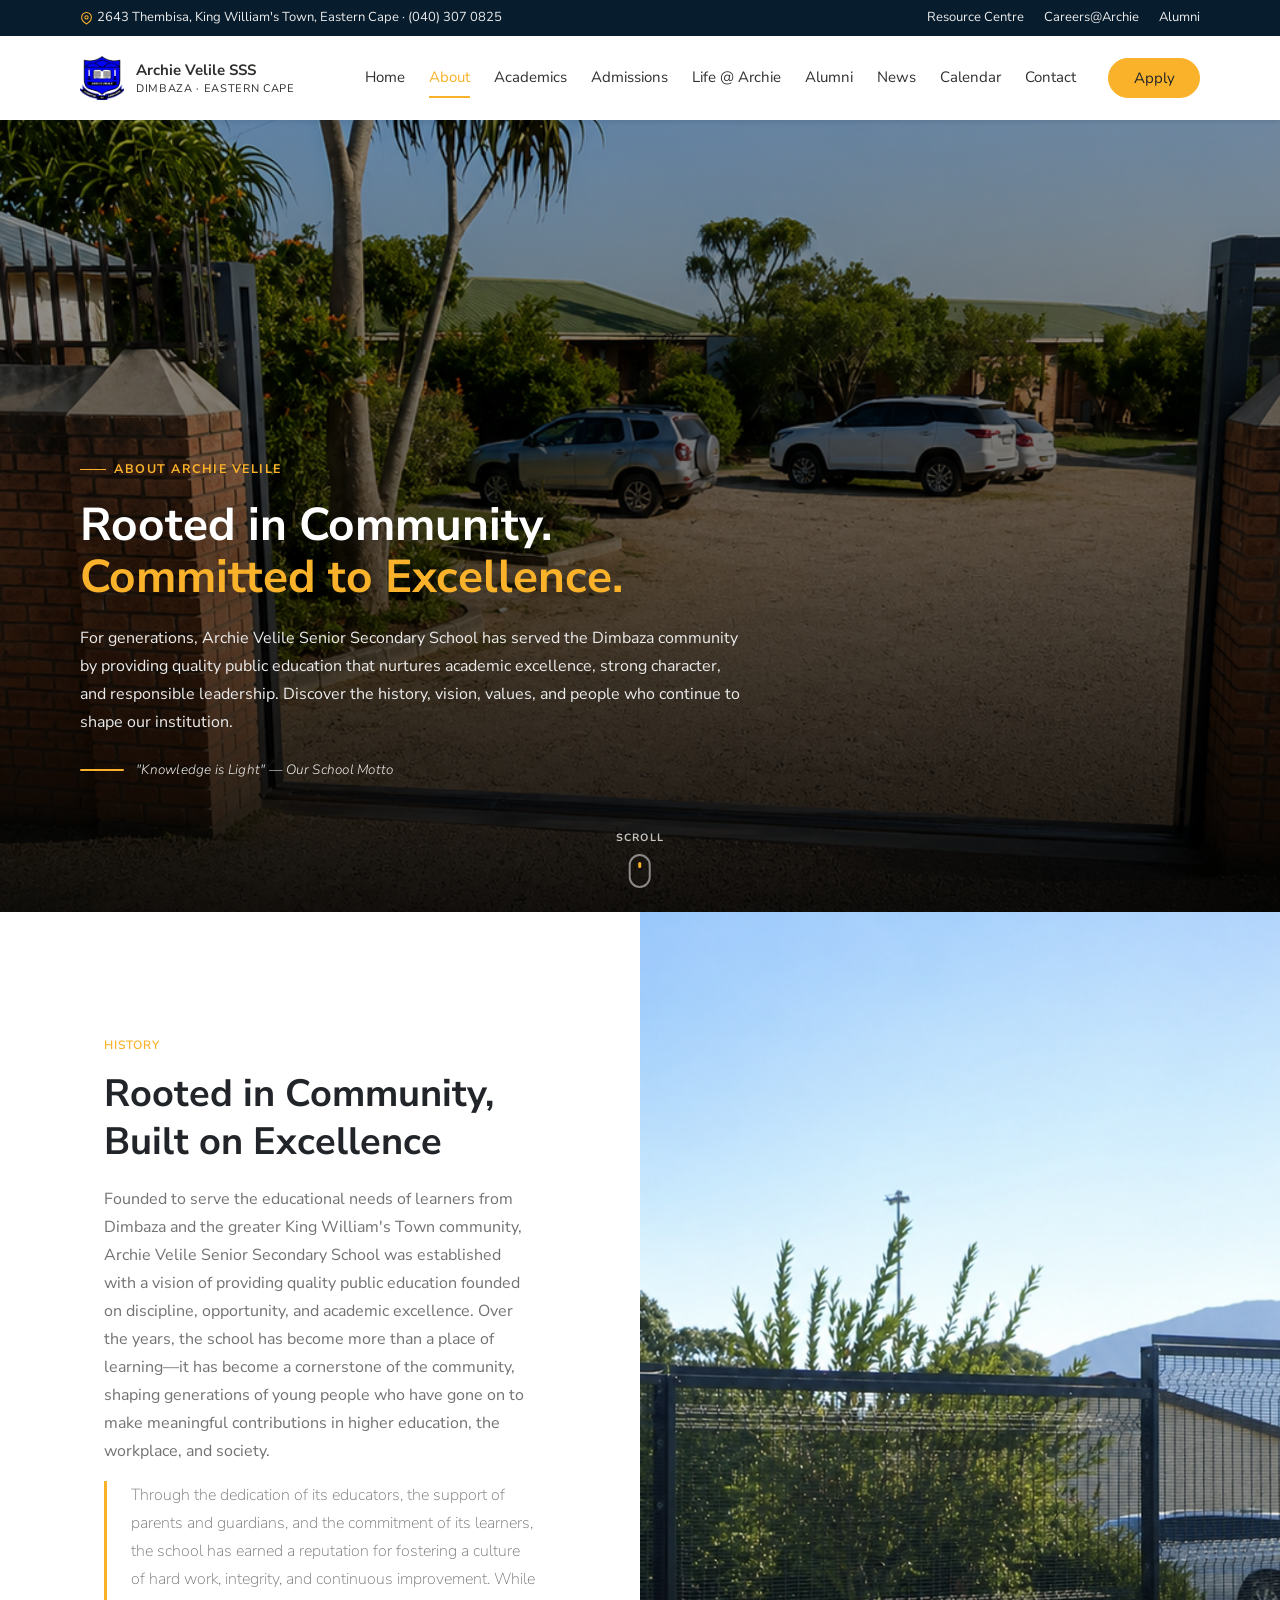
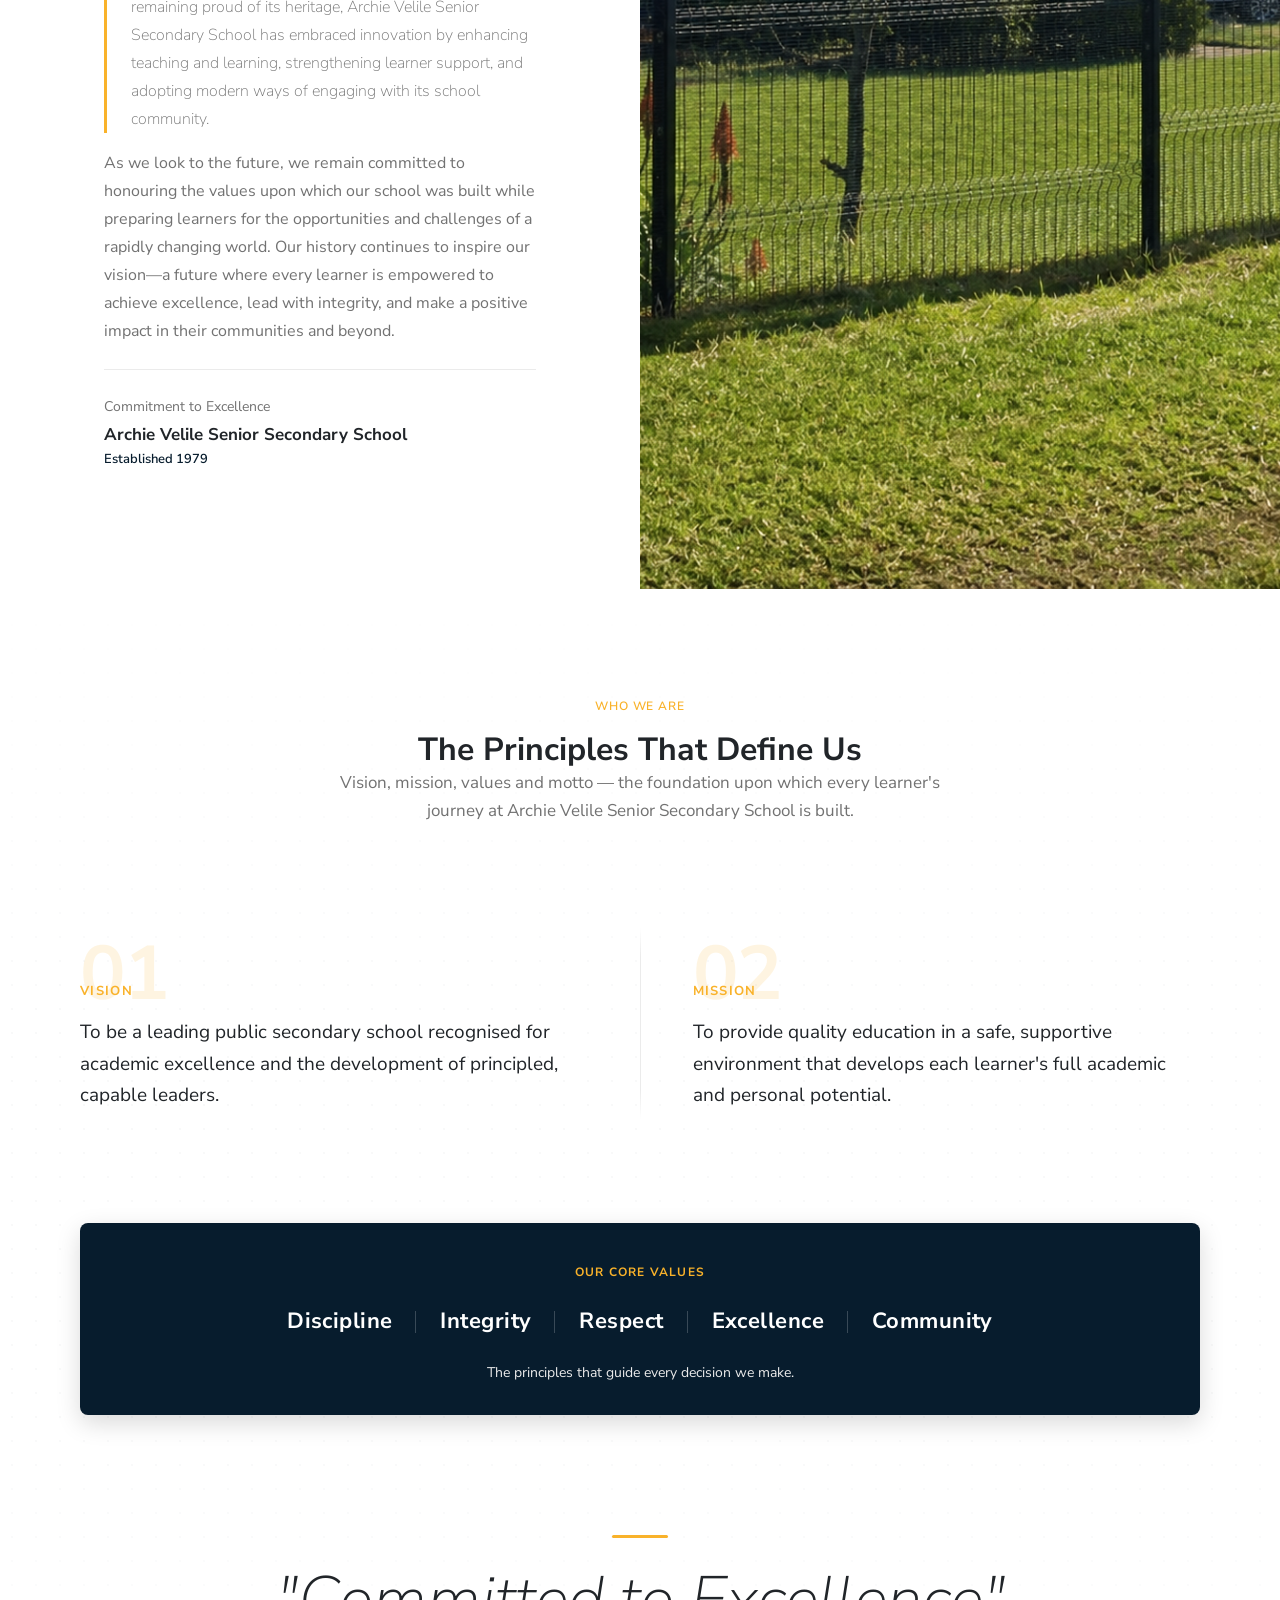
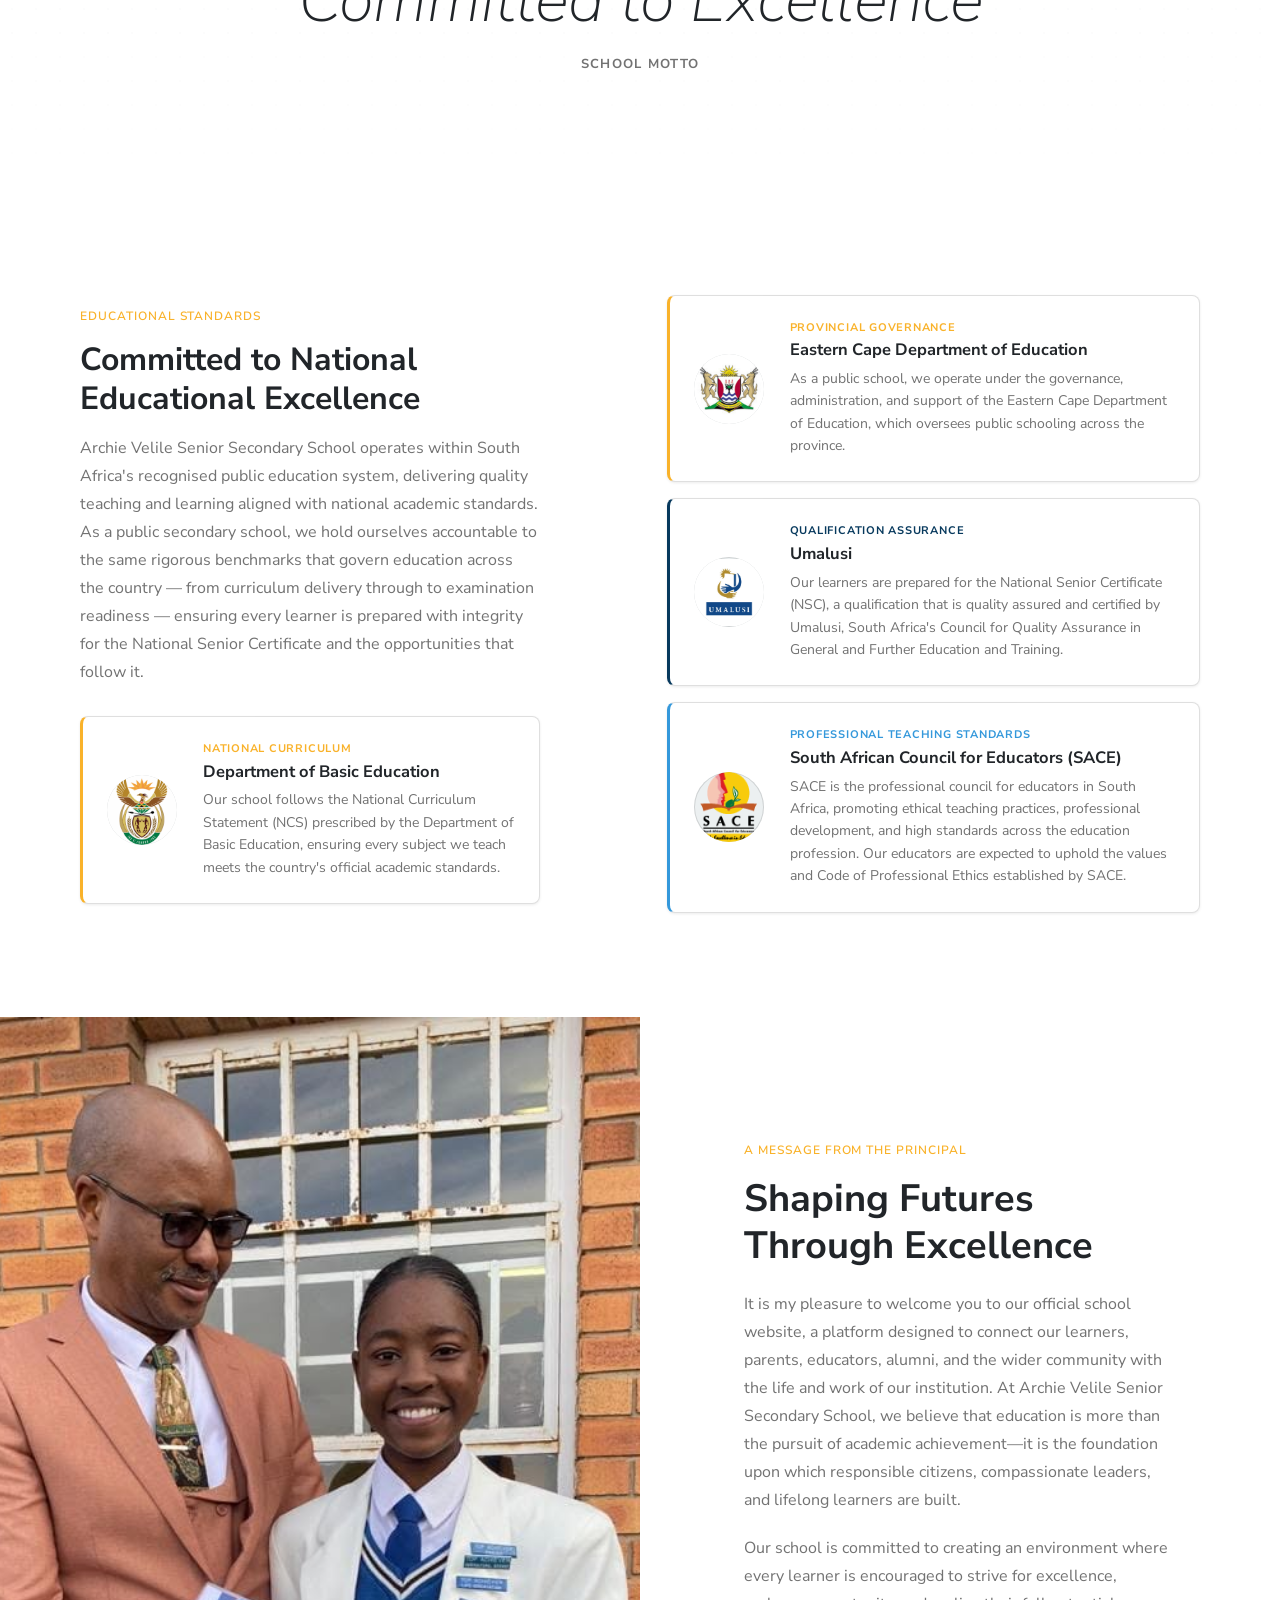
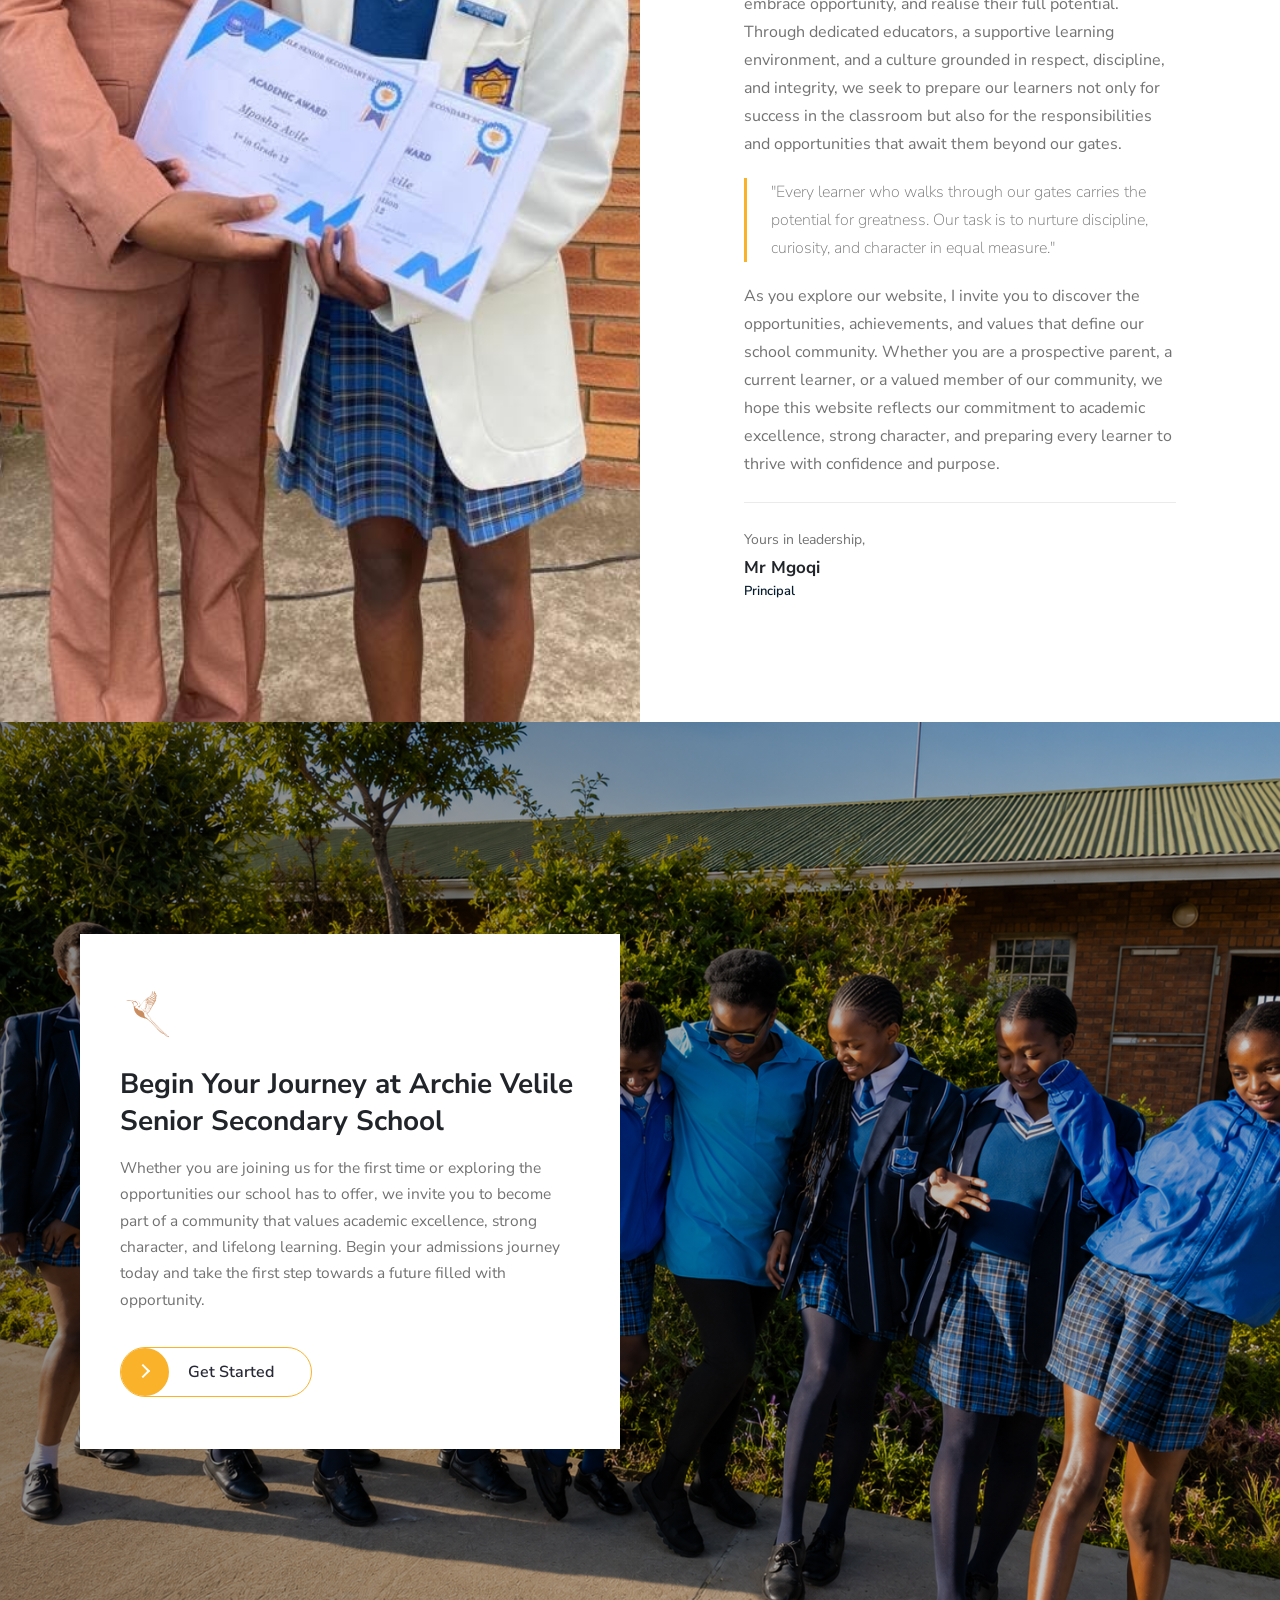
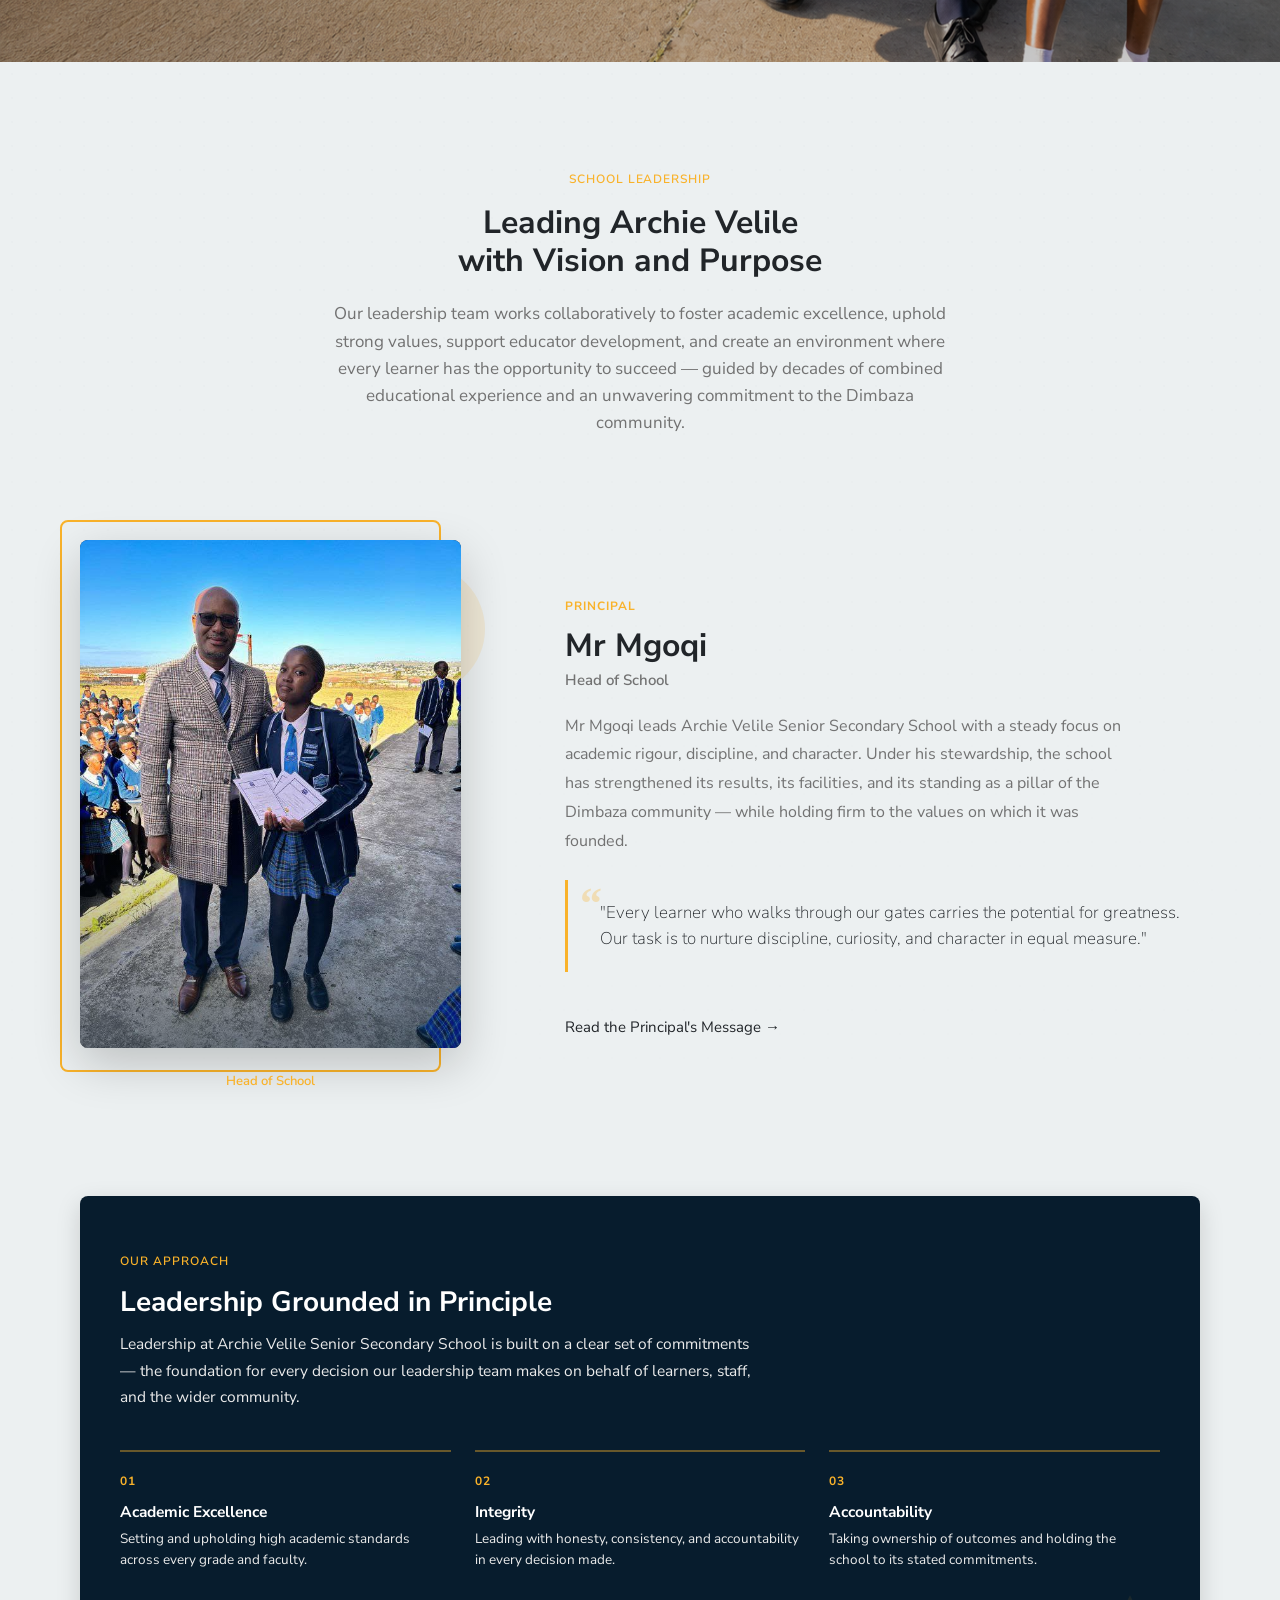
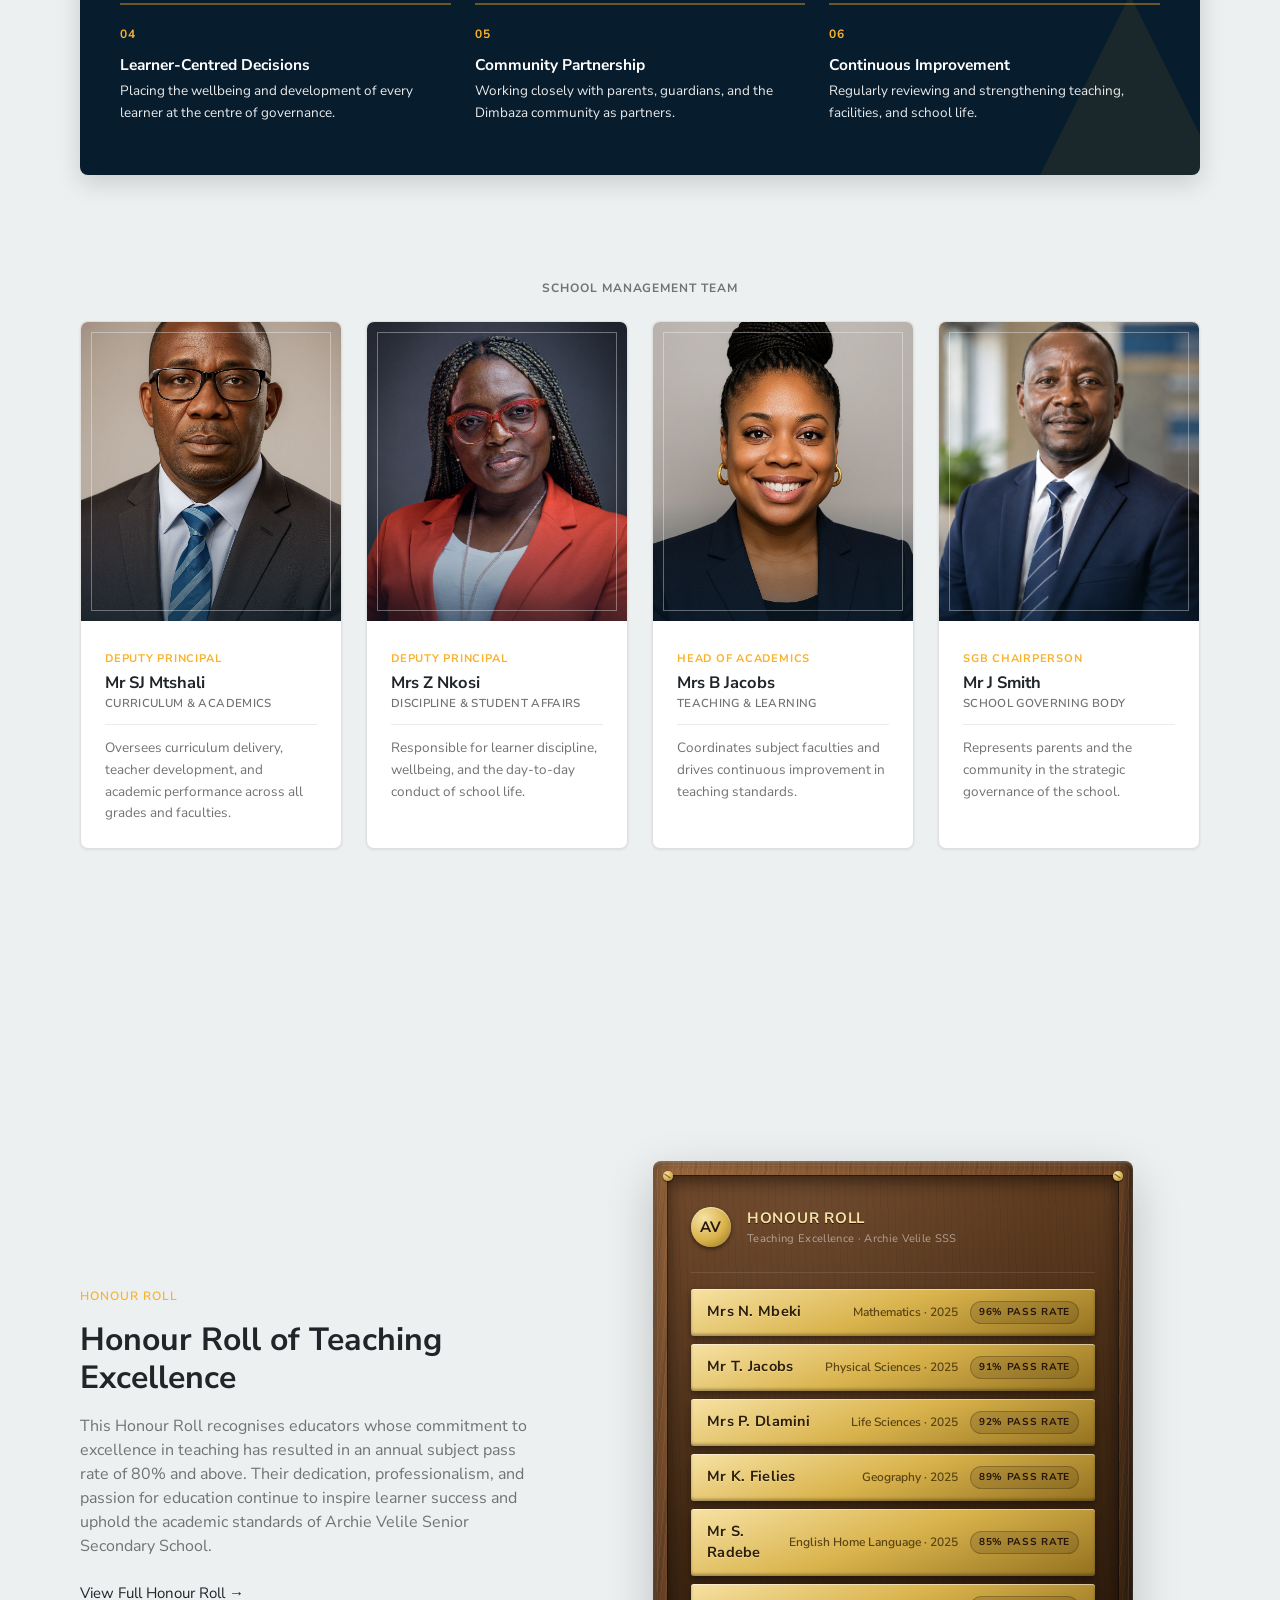
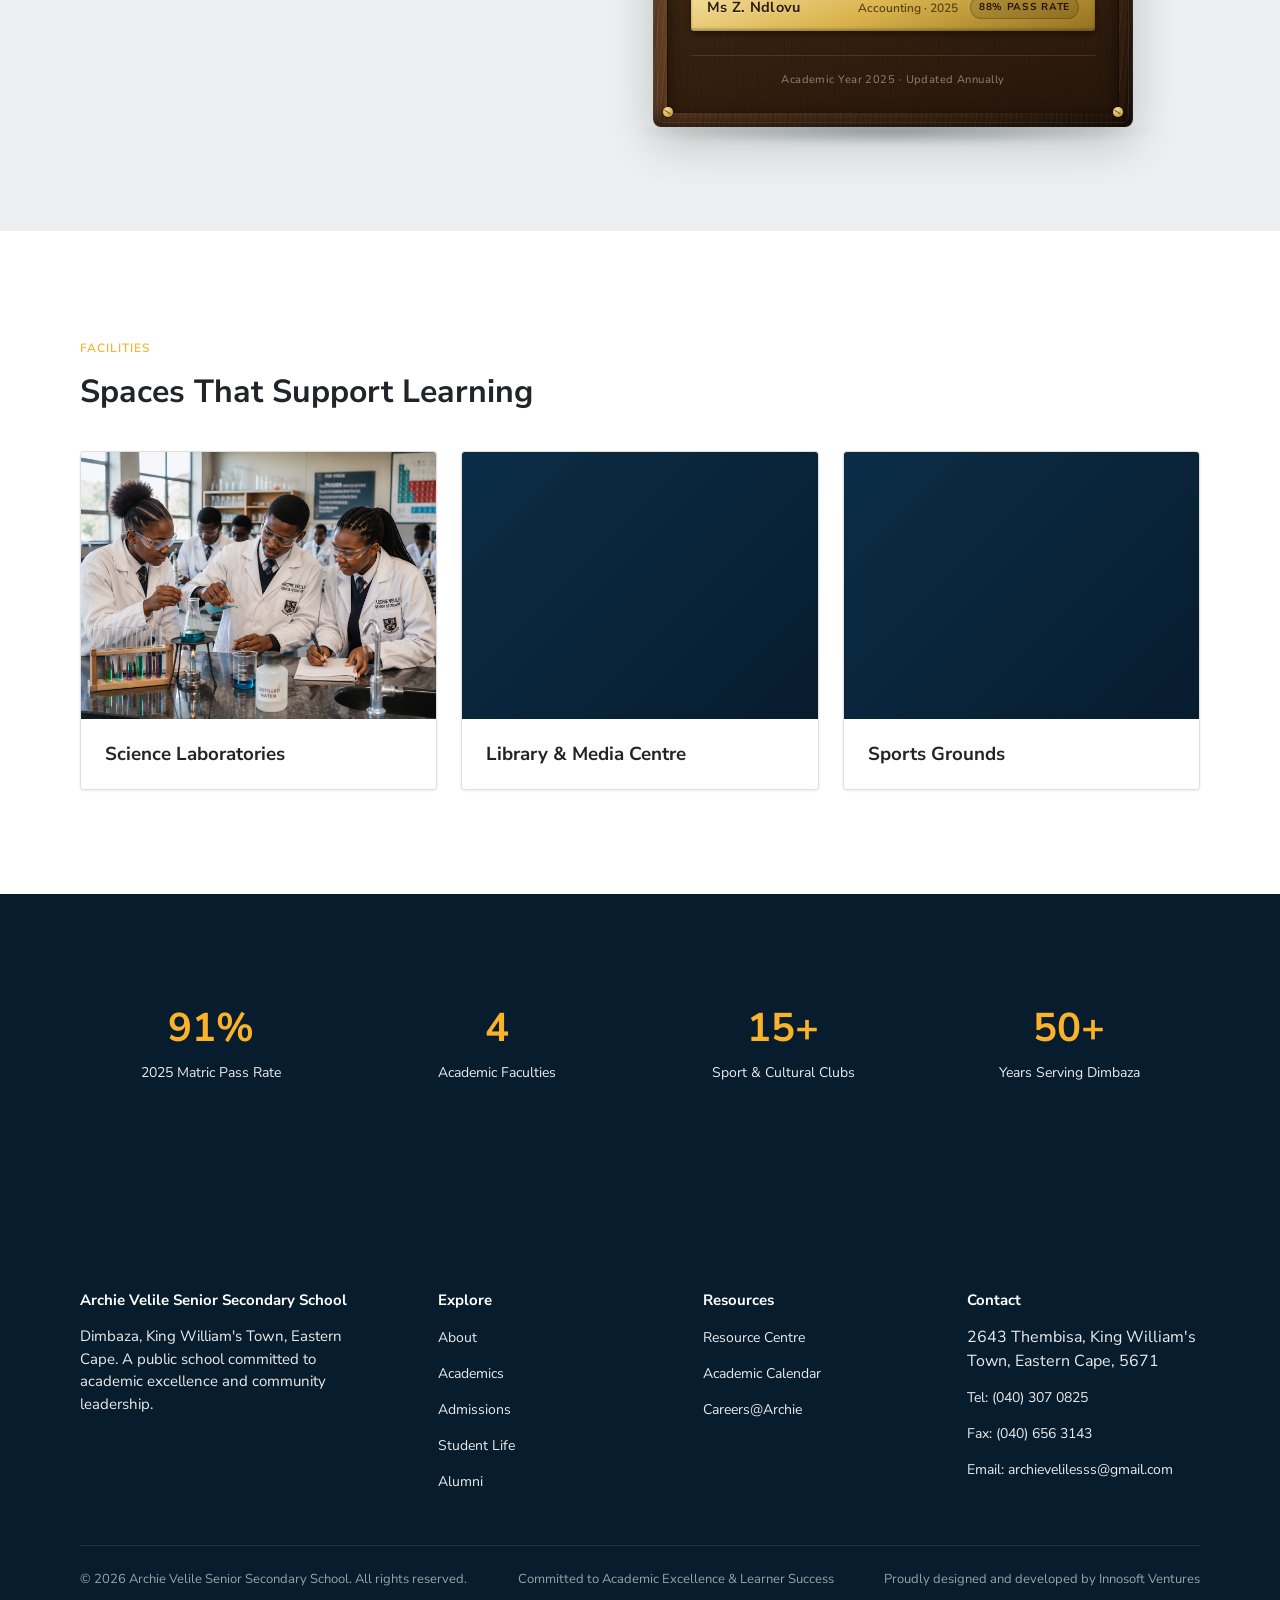
<file: HTML/about.html>
<!DOCTYPE html>
<html lang="en">
<head>
<meta charset="UTF-8">
<meta name="viewport" content="width=device-width, initial-scale=1.0">
<title>About | Archie Velile Senior Secondary School</title>
<meta name="description" content="Our history, vision, mission, values and leadership at Archie Velile Senior Secondary School.">
<link href="https://fonts.googleapis.com/css?family=Nunito+Sans:200,300,400,600,700&display=swap" rel="stylesheet">
<link rel="stylesheet" href="../CSS/style.css">
</head>
<body data-page="about">
<a class="skip-link" href="#main">Skip to main content</a>

<div class="utility-bar">
  <div class="container">
    <div class="contact-line">
      <svg viewBox="0 0 24 24" fill="none" stroke="currentColor" stroke-width="2" stroke-linecap="round" stroke-linejoin="round" aria-hidden="true" focusable="false"><path d="M21 10c0 6.5-9 12-9 12s-9-5.5-9-12a9 9 0 1 1 18 0Z"/><circle cx="12" cy="10" r="3"/></svg>
      <span>2643 Thembisa, King William's Town, Eastern Cape · (040) 307 0825</span>
    </div>
    <div class="utility-links">
      <a href="resources.html">Resource Centre</a>
      <a href="vacancies.html">Careers@Archie</a>
      <a href="alumni.html">Alumni</a>
    </div>
  </div>
</div>

<header class="site-header">
  <div class="container">
    <a href="../index.html" class="brand" aria-label="Archie Velile Senior Secondary School — Home">
      <img
        src="../img/School-logo1.png"
        alt="Archie Velile Senior Secondary School logo"
        class="brand-logo"
        width="180"
        height="44"
      >
      <span class="brand-name">Archie Velile SSS<span>Dimbaza · Eastern Cape</span></span>
    </a>
    <nav class="main-nav" id="main-nav" aria-label="Primary">
      <a href="../index.html" data-nav="home">Home</a>
      <a href="about.html" data-nav="about">About</a>
      <a href="academics.html" data-nav="academics">Academics</a>
      <a href="admission.html" data-nav="admissions">Admissions</a>
      <a href="student-life.html" data-nav="student-life">Life @ Archie</a>
      <a href="alumni.html" data-nav="alumni">Alumni</a>
      <a href="news.html" data-nav="news">News</a>
      <a href="calendar.html" data-nav="calendar">Calendar</a>
      <a href="contact.html" data-nav="contact">Contact</a>
      <a href="./online-application.html" class="btn btn-primary nav-apply">Apply</a>
    </nav>
    <button class="nav-toggle" aria-expanded="false" aria-controls="main-nav" aria-label="Toggle navigation menu">
      <span class="bar"></span>
    </button>
  </div>
</header>

<main id="main">

  <!-- ============ ABOUT HERO ============ -->
  <section class="about-hero">
    <div class="about-hero-media reveal-scale">
      <img src="../img/Archie Entrance.png" alt="The main entrance and grounds of Archie Velile Senior Secondary School" loading="eager">
    </div>
    <div class="about-hero-overlay" aria-hidden="true"></div>
    <div class="about-hero-texture" aria-hidden="true"></div>

    <div class="container">
      <div class="about-hero-content stagger">
        <span class="about-hero-eyebrow reveal" style="--i:0;">About Archie Velile</span>
        <h1 class="about-hero-headline reveal" style="--i:1;">Rooted in Community. <em><br>Committed to Excellence.</em></h1>
        <p class="about-hero-lede reveal" style="--i:2;">For generations, Archie Velile Senior Secondary School has served the Dimbaza community by providing quality public education that nurtures academic excellence, strong character, and responsible leadership. Discover the history, vision, values, and people who continue to shape our institution.</p>

        <div class="about-hero-divider reveal" style="--i:3;">
          <span class="line" aria-hidden="true" style="margin-bottom: 80px;"></span>
          <span class="motto" style="margin-bottom: 80px;">"Knowledge is Light" — Our School Motto</span>
        </div>

      </div>
    </div>

    <div class="about-hero-scroll" aria-hidden="true">
      <span>Scroll</span>
      <span class="about-hero-scroll-mouse"></span>
    </div>
  </section>

  <!-- HISTORY -->
  <section class="split-feature split-feature--reverse">
    <div class="split-feature-grid">
      <div class="split-feature-content">
        <div class="split-feature-inner split-feature-letter">
          <span class="eyebrow reveal">History</span>
          <h2 class="reveal">Rooted in Community, Built on Excellence</h2>

          <p class="reveal">Founded to serve the educational needs of learners from Dimbaza and the greater King William's Town community, Archie Velile Senior Secondary School was established with a vision of providing quality public education founded on discipline, opportunity, and academic excellence. Over the years, the school has become more than a place of learning—it has become a cornerstone of the community, shaping generations of young people who have gone on to make meaningful contributions in higher education, the workplace, and society.</p>
          <p class="split-feature-quote reveal">Through the dedication of its educators, the support of parents and guardians, and the commitment of its learners, the school has earned a reputation for fostering a culture of hard work, integrity, and continuous improvement. While remaining proud of its heritage, Archie Velile Senior Secondary School has embraced innovation by enhancing teaching and learning, strengthening learner support, and adopting modern ways of engaging with its school community.</p>
          <p class="reveal">As we look to the future, we remain committed to honouring the values upon which our school was built while preparing learners for the opportunities and challenges of a rapidly changing world. Our history continues to inspire our vision—a future where every learner is empowered to achieve excellence, lead with integrity, and make a positive impact in their communities and beyond.</p>

          <div class="split-feature-signature reveal">
            <span class="sig-line">Commitment to Excellence</span>
            <span class="sig-name">Archie Velile Senior Secondary School</span>
            <span class="sig-role">Established 1979</span>
          </div>
        </div>
      </div>
      <div class="split-feature-media reveal">
        <img src="../img/Archie lawn.png" alt="Siganga Ovayo, President of the Representative Council of Learners at Archie Velile Senior Secondary School" loading="lazy">
      </div>
    </div>
  </section>

  <!-- VISION / MISSION / VALUES / MOTTO -->
  <section class="foundation-section" id="foundation">
    <div class="foundation-pattern" aria-hidden="true"></div>
    <div class="container">

      <div class="section-head centered reveal foundation-head">
        <span class="eyebrow">Who We Are</span>
        <h2>The Principles That Define Us</h2>
        <p class="lede" style="margin-inline: auto; text-align: center;">Vision, mission, values and motto — the foundation upon which every learner's journey at Archie Velile Senior Secondary School is built.</p>
      </div>

      <div class="foundation-pillars stagger">
        <article class="foundation-pillar reveal" style="--i:0;">
          <span class="foundation-pillar-num" aria-hidden="true">01</span>
          <span class="foundation-pillar-label">Vision</span>
          <p class="foundation-pillar-text">To be a leading public secondary school recognised for academic excellence and the development of principled, capable leaders.</p>
        </article>
        <span class="foundation-divider" aria-hidden="true"></span>
        <article class="foundation-pillar reveal" style="--i:1;">
          <span class="foundation-pillar-num" aria-hidden="true">02</span>
          <span class="foundation-pillar-label">Mission</span>
          <p class="foundation-pillar-text">To provide quality education in a safe, supportive environment that develops each learner's full academic and personal potential.</p>
        </article>
      </div>

      <div class="foundation-values reveal-scale">
        <span class="foundation-values-label">Our Core Values</span>
        <ul class="foundation-values-list stagger">
          <li class="reveal" style="--i:0;"><span class="value-word">Discipline</span></li>
          <li class="reveal" style="--i:1;"><span class="value-word">Integrity</span></li>
          <li class="reveal" style="--i:2;"><span class="value-word">Respect</span></li>
          <li class="reveal" style="--i:3;"><span class="value-word">Excellence</span></li>
          <li class="reveal" style="--i:4;"><span class="value-word">Community</span></li>
        </ul>
        <p class="foundation-values-copy">The principles that guide every decision we make.</p>
      </div>

      <div class="foundation-motto reveal-scale">
        <span class="foundation-motto-divider" aria-hidden="true"></span>
        <p class="foundation-motto-text">"Committed to Excellence"</p>
        <span class="foundation-motto-label">School Motto</span>
      </div>

    </div>
  </section>

  <!-- EDUCATIONAL STANDARDS & GOVERNANCE -->
  <section class="standards-section">
    <div class="container">
      <div class="standards-grid">
        <div class="standards-intro reveal">
          <span class="eyebrow">Educational Standards</span>
          <h2>Committed to National Educational Excellence</h2>
          <p class="standards-copy" style="margin-bottom: 30px;">Archie Velile Senior Secondary School operates within South Africa's recognised public education system, delivering quality teaching and learning aligned with national academic standards. As a public secondary school, we hold ourselves accountable to the same rigorous benchmarks that govern education across the country — from curriculum delivery through to examination readiness — ensuring every learner is prepared with integrity for the National Senior Certificate and the opportunities that follow it.</p>

          <article class="standards-card reveal" style="--i:0;">
            <span class="standards-logo" aria-hidden="true">
              <img src="../logo/DBE.jpg" alt="Department of Basic Education logo">
            </span>
            <div class="standards-card-body">
              <span class="standards-card-tag">National Curriculum</span>
              <h5>Department of Basic Education</h5>
              <p>Our school follows the National Curriculum Statement (NCS) prescribed by the Department of Basic Education, ensuring every subject we teach meets the country's official academic standards.</p>
            </div>
          </article>
        </div>

        <div class="standards-showcase stagger">
          <article class="standards-card reveal" style="--i:1;">
            <span class="standards-logo" aria-hidden="true">
              <img src="../logo/DBE.jpeg" alt="Eastern Cape Department of Education logo">
            </span>
            <div class="standards-card-body">
              <span class="standards-card-tag">Provincial Governance</span>
              <h5>Eastern Cape Department of Education</h5>
              <p>As a public school, we operate under the governance, administration, and support of the Eastern Cape Department of Education, which oversees public schooling across the province.</p>
            </div>
          </article>

          <article class="standards-card reveal" style="--i:2;">
            <span class="standards-logo" aria-hidden="true">
              <img src="../img/Umalusi.png" alt="Umalusi logo">
            </span>
            <div class="standards-card-body">
              <span class="standards-card-tag">Qualification Assurance</span>
              <h5>Umalusi</h5>
              <p>Our learners are prepared for the National Senior Certificate (NSC), a qualification that is quality assured and certified by Umalusi, South Africa's Council for Quality Assurance in General and Further Education and Training.</p>
            </div>
          </article>

          <article class="standards-card reveal" style="--i:1;">
            <span class="standards-logo" aria-hidden="true">
              <img src="../logo/SACE.png" alt="Eastern Cape Department of Education logo">
            </span>
            <div class="standards-card-body">
              <span class="standards-card-tag">Professional Teaching Standards</span>
              <h5>South African Council for Educators (SACE)</h5>
              <p>SACE is the professional council for educators in South Africa, promoting ethical teaching practices, professional development, and high standards across the education profession. Our educators are expected to uphold the values and Code of Professional Ethics established by SACE.</p>
            </div>
          </article>
        </div>
      </div>
    </div>
  </section>

  <!-- Principal Message -->
  <section class="split-feature">
    <div class="split-feature-grid">
      <div class="split-feature-media reveal">
        <img src="../img/Principal.jpg" alt="Principal of Archie Velile Senior Secondary School" loading="lazy">
      </div>
      <div class="split-feature-content">
        <div class="split-feature-inner">
          <span class="eyebrow reveal">A Message from the Principal</span>
          <h2 class="reveal">Shaping Futures Through Excellence</h2>
          <p class="reveal">It is my pleasure to welcome you to our official school website, a platform designed to connect our learners, parents, educators, alumni, and the wider community with the life and work of our institution. At Archie Velile Senior Secondary School, we believe that education is more than the pursuit of academic achievement—it is the foundation upon which responsible citizens, compassionate leaders, and lifelong learners are built.</p>
          <p class="reveal">Our school is committed to creating an environment where every learner is encouraged to strive for excellence, embrace opportunity, and realise their full potential. Through dedicated educators, a supportive learning environment, and a culture grounded in respect, discipline, and integrity, we seek to prepare our learners not only for success in the classroom but also for the responsibilities and opportunities that await them beyond our gates.</p>
          <p class="split-feature-quote reveal">"Every learner who walks through our gates carries the potential for greatness. Our task is to nurture discipline, curiosity, and character in equal measure."</p>
          <p class="reveal">As you explore our website, I invite you to discover the opportunities, achievements, and values that define our school community. Whether you are a prospective parent, a current learner, or a valued member of our community, we hope this website reflects our commitment to academic excellence, strong character, and preparing every learner to thrive with confidence and purpose.</p>
          <div class="split-feature-signature reveal">
            <span class="sig-line">Yours in leadership,</span>
            <span class="sig-name">Mr Mgoqi</span>
            <span class="sig-role">Principal</span>
          </div>
        </div>
      </div>
    </div>
  </section>

  <!-- ============ START YOUR JOURNEY ============ -->
  <section class="journey-cta">
    <div class="journey-cta-media reveal-scale">
      <img src="../img/Example.png" alt="" class="journey-cta-image">
    </div>
    <div class="journey-cta-overlay" aria-hidden="true"></div>
    <div class="container">
      <div class="journey-cta-card stagger">
        <span class="journey-cta-icon reveal" style="--i:0;" aria-hidden="true">
          <img src="../icon/Illustration.svg" alt="">
        </span>
      
        <h2 class="journey-cta-headline reveal" style="--i:1;">Begin Your Journey at Archie Velile Senior Secondary School</h2>
        <p class="journey-cta-desc reveal" style="--i:2;">Whether you are joining us for the first time or exploring the opportunities our school has to offer, we invite you to become part of a community that values academic excellence, strong character, and lifelong learning. Begin your admissions journey today and take the first step towards a future filled with opportunity.</p>
        <div class="button-wrapper left">
          <button class="learn-more">
            <span class="circle" aria-hidden="true">
            <span class="icon arrow"></span>
            </span>
            <a href="../HTML/admission.html" class="button-text">Get Started</a>
          </button>
      </div>
      </div>
    </div>
  </section>

  <!-- LEADERSHIP -->
  <section class="section-soft leadership-showcase-section">
    <div class="leadership-showcase-pattern" aria-hidden="true"></div>
    <div class="container">

      <div class="leadership-showcase-head reveal">
        <span class="eyebrow">School Leadership</span>
        <h2 style="margin-bottom: 20px;">Leading Archie Velile <br>with Vision and Purpose</h2>
        <p class="lede">Our leadership team works collaboratively to foster academic excellence, uphold strong values, support educator development, and create an environment where every learner has the opportunity to succeed — guided by decades of combined educational experience and an unwavering commitment to the Dimbaza community.</p>
      </div>

      <!-- Principal — featured -->
      <article class="leadership-featured reveal" aria-labelledby="leadership-principal-name">
        <div class="leadership-featured-portrait-wrap">
          <div class="leadership-featured-portrait">
            <img src="../img/Principal2.jpg" alt="Portrait of Mr Z Mgoqi, Principal of Archie Velile Senior Secondary School">
          </div>
          <div class="leadership-featured-caption">
            <span class="leadership-featured-caption-role">Head of School</span>
          </div>
        </div>
        <div class="leadership-featured-body">
          <span class="leadership-kicker">Principal</span>
          <h3 id="leadership-principal-name">Mr Mgoqi</h3>
          <p class="leadership-principal-role">Head of School</p>
          <p class="leadership-featured-bio">Mr Mgoqi leads Archie Velile Senior Secondary School with a steady focus on academic rigour, discipline, and character. Under his stewardship, the school has strengthened its results, its facilities, and its standing as a pillar of the Dimbaza community — while holding firm to the values on which it was founded.</p>
          <blockquote class="leadership-featured-quote">
            <p>"Every learner who walks through our gates carries the potential for greatness. Our task is to nurture discipline, curiosity, and character in equal measure."</p>
          </blockquote>
          <a href="#split-feature" class="btn-ghost leadership-link">Read the Principal's Message &rarr;</a>
        </div>
      </article>

      <!-- Leadership philosophy -->
      <div class="leadership-philosophy reveal-scale">
        <div class="leadership-philosophy-head">
          <span class="eyebrow">Our Approach</span>
          <h3>Leadership Grounded in Principle</h3>
          <p>Leadership at Archie Velile Senior Secondary School is built on a clear set of commitments — the foundation for every decision our leadership team makes on behalf of learners, staff, and the wider community.</p>
        </div>
        <div class="leadership-philosophy-grid stagger">
          <div class="leadership-philosophy-item reveal" style="--i:0;">
            <span class="leadership-philosophy-item-num">01</span>
            <h4>Academic Excellence</h4>
            <p>Setting and upholding high academic standards across every grade and faculty.</p>
          </div>
          <div class="leadership-philosophy-item reveal" style="--i:1;">
            <span class="leadership-philosophy-item-num">02</span>
            <h4>Integrity</h4>
            <p>Leading with honesty, consistency, and accountability in every decision made.</p>
          </div>
          <div class="leadership-philosophy-item reveal" style="--i:2;">
            <span class="leadership-philosophy-item-num">03</span>
            <h4>Accountability</h4>
            <p>Taking ownership of outcomes and holding the school to its stated commitments.</p>
          </div>
          <div class="leadership-philosophy-item reveal" style="--i:3;">
            <span class="leadership-philosophy-item-num">04</span>
            <h4>Learner-Centred Decisions</h4>
            <p>Placing the wellbeing and development of every learner at the centre of governance.</p>
          </div>
          <div class="leadership-philosophy-item reveal" style="--i:4;">
            <span class="leadership-philosophy-item-num">05</span>
            <h4>Community Partnership</h4>
            <p>Working closely with parents, guardians, and the Dimbaza community as partners.</p>
          </div>
          <div class="leadership-philosophy-item reveal" style="--i:5;">
            <span class="leadership-philosophy-item-num">06</span>
            <h4>Continuous Improvement</h4>
            <p>Regularly reviewing and strengthening teaching, facilities, and school life.</p>
          </div>
        </div>
      </div>

      <!-- Leadership team -->
      <div class="leadership-team-label">School Management Team</div>
      <div class="leadership-team-grid stagger">
        <article class="leadership-profile reveal">
          <div class="leadership-profile-portrait-frame">
            <img src="../img/Deputy Princ.jpg" alt="Portrait of the Deputy Principal, Curriculum and Academics">
          </div>
          <div class="leadership-profile-body">
            <span class="leadership-profile-title">Deputy Principal</span>
            <h5>Mr SJ Mtshali</h5>
            <span class="leadership-profile-area">Curriculum &amp; Academics</span>
            <p class="leadership-profile-bio">Oversees curriculum delivery, teacher development, and academic performance across all grades and faculties.</p>
          </div>
        </article>
        <article class="leadership-profile reveal">
          <div class="leadership-profile-portrait-frame">
            <img src="../img/Deputy Pres.jpg" alt="Portrait of the Deputy Principal, Discipline and Student Affairs">
          </div>
          <div class="leadership-profile-body">
            <span class="leadership-profile-title">Deputy Principal</span>
            <h5>Mrs Z Nkosi</h5>
            <span class="leadership-profile-area">Discipline &amp; Student Affairs</span>
            <p class="leadership-profile-bio">Responsible for learner discipline, wellbeing, and the day-to-day conduct of school life.</p>
          </div>
        </article>
        <article class="leadership-profile reveal">
          <div class="leadership-profile-portrait-frame">
            <img src="../img/Head of Academics.jpg" alt="Portrait of the Head of Academics">
          </div>
          <div class="leadership-profile-body">
            <span class="leadership-profile-title">Head of Academics</span>
            <h5>Mrs B Jacobs</h5>
            <span class="leadership-profile-area">Teaching &amp; Learning</span>
            <p class="leadership-profile-bio">Coordinates subject faculties and drives continuous improvement in teaching standards.</p>
          </div>
        </article>
        <article class="leadership-profile reveal">
          <div class="leadership-profile-portrait-frame">
            <img src="../img/Male SGB.png" alt="Portrait of the SGB Chairperson">
          </div>
          <div class="leadership-profile-body">
            <span class="leadership-profile-title">SGB Chairperson</span>
            <h5>Mr J Smith</h5>
            <span class="leadership-profile-area">School Governing Body</span>
            <p class="leadership-profile-bio">Represents parents and the community in the strategic governance of the school.</p>
          </div>
        </article>
      </div>
    </div>
  </section>

  <!-- HONOUR ROLL -->
  <section class="section-soft honour-roll-section" id="honour-roll">
    <div class="container">
      <div class="honour-roll-grid">
        <div class="honour-roll-intro reveal">
          <span class="eyebrow">Honour Roll</span>
          <h2>Honour Roll of Teaching Excellence</h2>
          <p class="body-lg honour-roll-copy">This Honour Roll recognises educators whose commitment to excellence in teaching has resulted in an annual subject pass rate of 80% and above. Their dedication, professionalism, and passion for education continue to inspire learner success and uphold the academic standards of Archie Velile Senior Secondary School.</p>
          <a href="#" class="btn-ghost honour-roll-cta">View Full Honour Roll &rarr;</a>
        </div>

        <div class="honour-roll-showcase reveal-scale">
          <div class="honour-board" role="img" aria-label="Wooden Honour Roll board listing teachers who achieved an annual subject pass rate of 80% or above, engraved on brass nameplates">
            <span class="honour-board-screw honour-board-screw-tl" aria-hidden="true"></span>
            <span class="honour-board-screw honour-board-screw-tr" aria-hidden="true"></span>
            <span class="honour-board-screw honour-board-screw-bl" aria-hidden="true"></span>
            <span class="honour-board-screw honour-board-screw-br" aria-hidden="true"></span>

            <div class="honour-board-panel">
              <div class="honour-board-crest">
                <span class="honour-board-crest-mark" aria-hidden="true">AV</span>
                <span class="honour-board-crest-text">
                  <strong>Honour Roll</strong>
                  <small>Teaching Excellence &middot; Archie Velile SSS</small>
                </span>
              </div>

              <ul class="honour-plaques stagger">
                <li class="honour-plaque reveal">
                  <span class="honour-plaque-name">Mrs N. Mbeki</span>
                  <span class="honour-plaque-detail">Mathematics &middot; 2025</span>
                  <span class="honour-plaque-level">96% Pass Rate</span>
                </li>
                <li class="honour-plaque reveal">
                  <span class="honour-plaque-name">Mr T. Jacobs</span>
                  <span class="honour-plaque-detail">Physical Sciences &middot; 2025</span>
                  <span class="honour-plaque-level">91% Pass Rate</span>
                </li>
                <li class="honour-plaque reveal">
                  <span class="honour-plaque-name">Mrs P. Dlamini</span>
                  <span class="honour-plaque-detail">Life Sciences &middot; 2025</span>
                  <span class="honour-plaque-level">92% Pass Rate</span>
                </li>
                <li class="honour-plaque reveal">
                  <span class="honour-plaque-name">Mr K. Fielies</span>
                  <span class="honour-plaque-detail">Geography &middot; 2025</span>
                  <span class="honour-plaque-level">89% Pass Rate</span>
                </li>
                <li class="honour-plaque reveal">
                  <span class="honour-plaque-name">Mr S. Radebe</span>
                  <span class="honour-plaque-detail">English Home Language &middot; 2025</span>
                  <span class="honour-plaque-level">85% Pass Rate</span>
                </li>
                <li class="honour-plaque reveal">
                  <span class="honour-plaque-name">Ms Z. Ndlovu</span>
                  <span class="honour-plaque-detail">Accounting &middot; 2025</span>
                  <span class="honour-plaque-level">88% Pass Rate</span>
                </li>
              </ul>

              <span class="honour-board-footer">Academic Year 2025 &middot; Updated Annually</span>
            </div>
          </div>
        </div>
      </div>
    </div>
  </section>

  <!-- FACILITIES -->
  <section>
    <div class="container">
      <div class="section-head">
        <span class="eyebrow">Facilities</span>
        <h2>Spaces That Support Learning</h2>
      </div>
      <div class="grid grid-3 stagger">
        <article class="card reveal">
          <img src="../img/lab.png" alt="" class="card-media" style="width: 100%; object-fit: cover;">
          <div class="card-body"><h5>Science Laboratories</h5></div>
        </article>
        <article class="card reveal">
          <div class="card-media" aria-hidden="true"></div>
          <div class="card-body"><h5>Library &amp; Media Centre</h5></div>
        </article>
        <article class="card reveal">
          <div class="card-media" aria-hidden="true"></div>
          <div class="card-body"><h5>Sports Grounds</h5></div>
        </article>
      </div>
    </div>
  </section>

  <!-- ACHIEVEMENTS -->
  <section class="section-dark">
    <div class="container">
      <div class="grid grid-4 stagger">
        <div class="stat reveal"><div class="stat-number">91%</div><div class="stat-label">2025 Matric Pass Rate</div></div>
        <div class="stat reveal"><div class="stat-number">4</div><div class="stat-label">Academic Faculties</div></div>
        <div class="stat reveal"><div class="stat-number">15+</div><div class="stat-label">Sport &amp; Cultural Clubs</div></div>
        <div class="stat reveal"><div class="stat-number">50+</div><div class="stat-label">Years Serving Dimbaza</div></div>
      </div>
    </div>
  </section>

</main>

<footer class="site-footer">
  <div class="container">
    <div class="footer-grid">
      <div class="footer-col">
        <h5>Archie Velile Senior Secondary School</h5>
        <p class="body-std" style="color: var(--gray-pale); max-width: 30ch;">Dimbaza, King William's Town, Eastern Cape. A public school committed to academic excellence and community leadership.</p>
      </div>
      <div class="footer-col">
        <h5>Explore</h5>
        <ul>
          <li><a href="./about.html">About</a></li>
          <li><a href="./academics.html">Academics</a></li>
          <li><a href="./admissions.html">Admissions</a></li>
          <li><a href="./student-life.html">Student Life</a></li>
          <li><a href="./alumni.html">Alumni</a></li>
        </ul>
      </div>
      <div class="footer-col">
        <h5>Resources</h5>
        <ul>
          <li><a href="./resources.html">Resource Centre</a></li>
          <li><a href="./calendar.html">Academic Calendar</a></li>
          <li><a href="./vacancies.html">Careers@Archie</a></li>
        </ul>
      </div>
      <div class="footer-col">
        <h5>Contact</h5>
        <ul>
          <li>2643 Thembisa, King William's Town, Eastern Cape, 5671</li>
          <li><a href="tel:+27403070825">Tel: (040) 307 0825</a></li>
          <li><a href="tel:+27403070825">Fax: (040) 656 3143</a></li>
          <li><a href="mailto:archievelile@gmail.com">Email: archievelilesss@gmail.com</a></li>
        </ul>
      </div>
    </div>
    <div class="footer-bottom">
      <span>© 2026 Archie Velile Senior Secondary School. All rights reserved.</span>
      <span>Committed to Academic Excellence & Learner Success</span>
      <span>Proudly designed and developed by Innosoft Ventures</span>
    </div>
  </div>
</footer>

<script src="../JavaScript/script.js"></script>
</body>
</html>
</file>
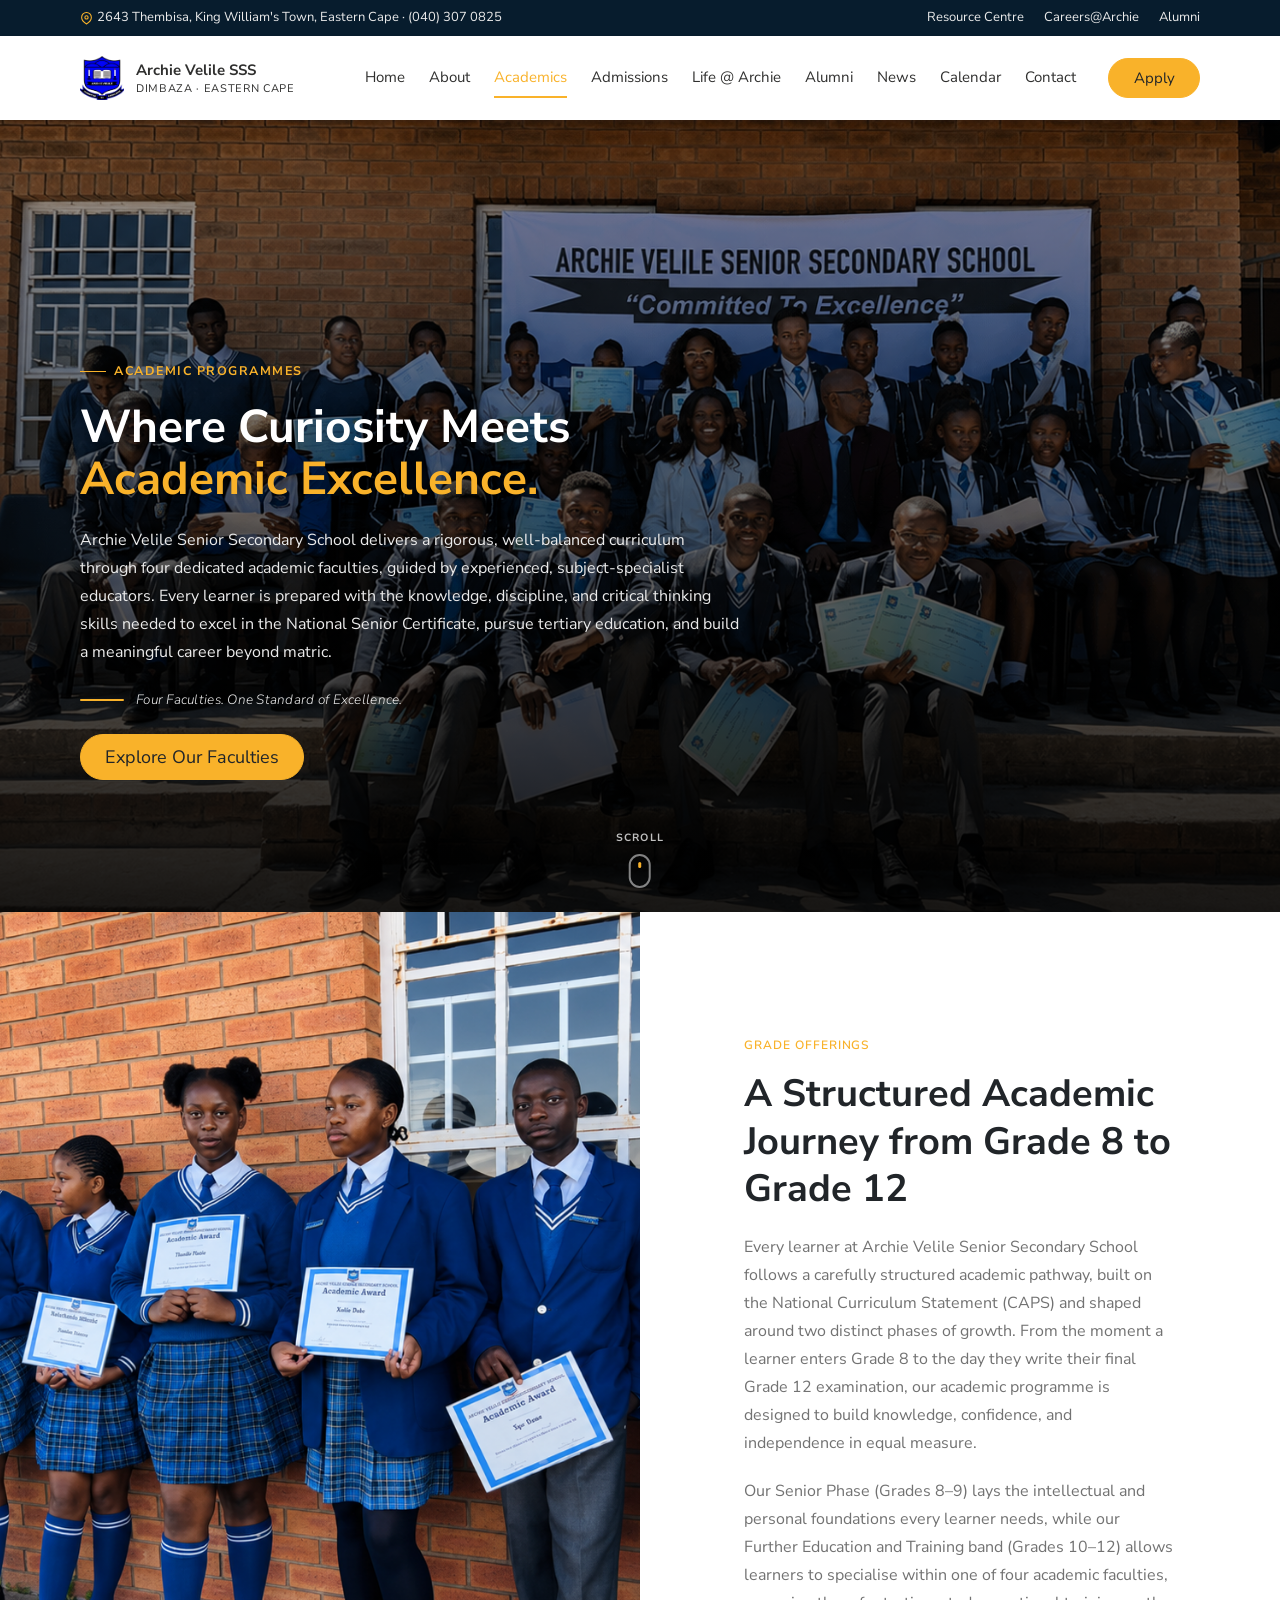
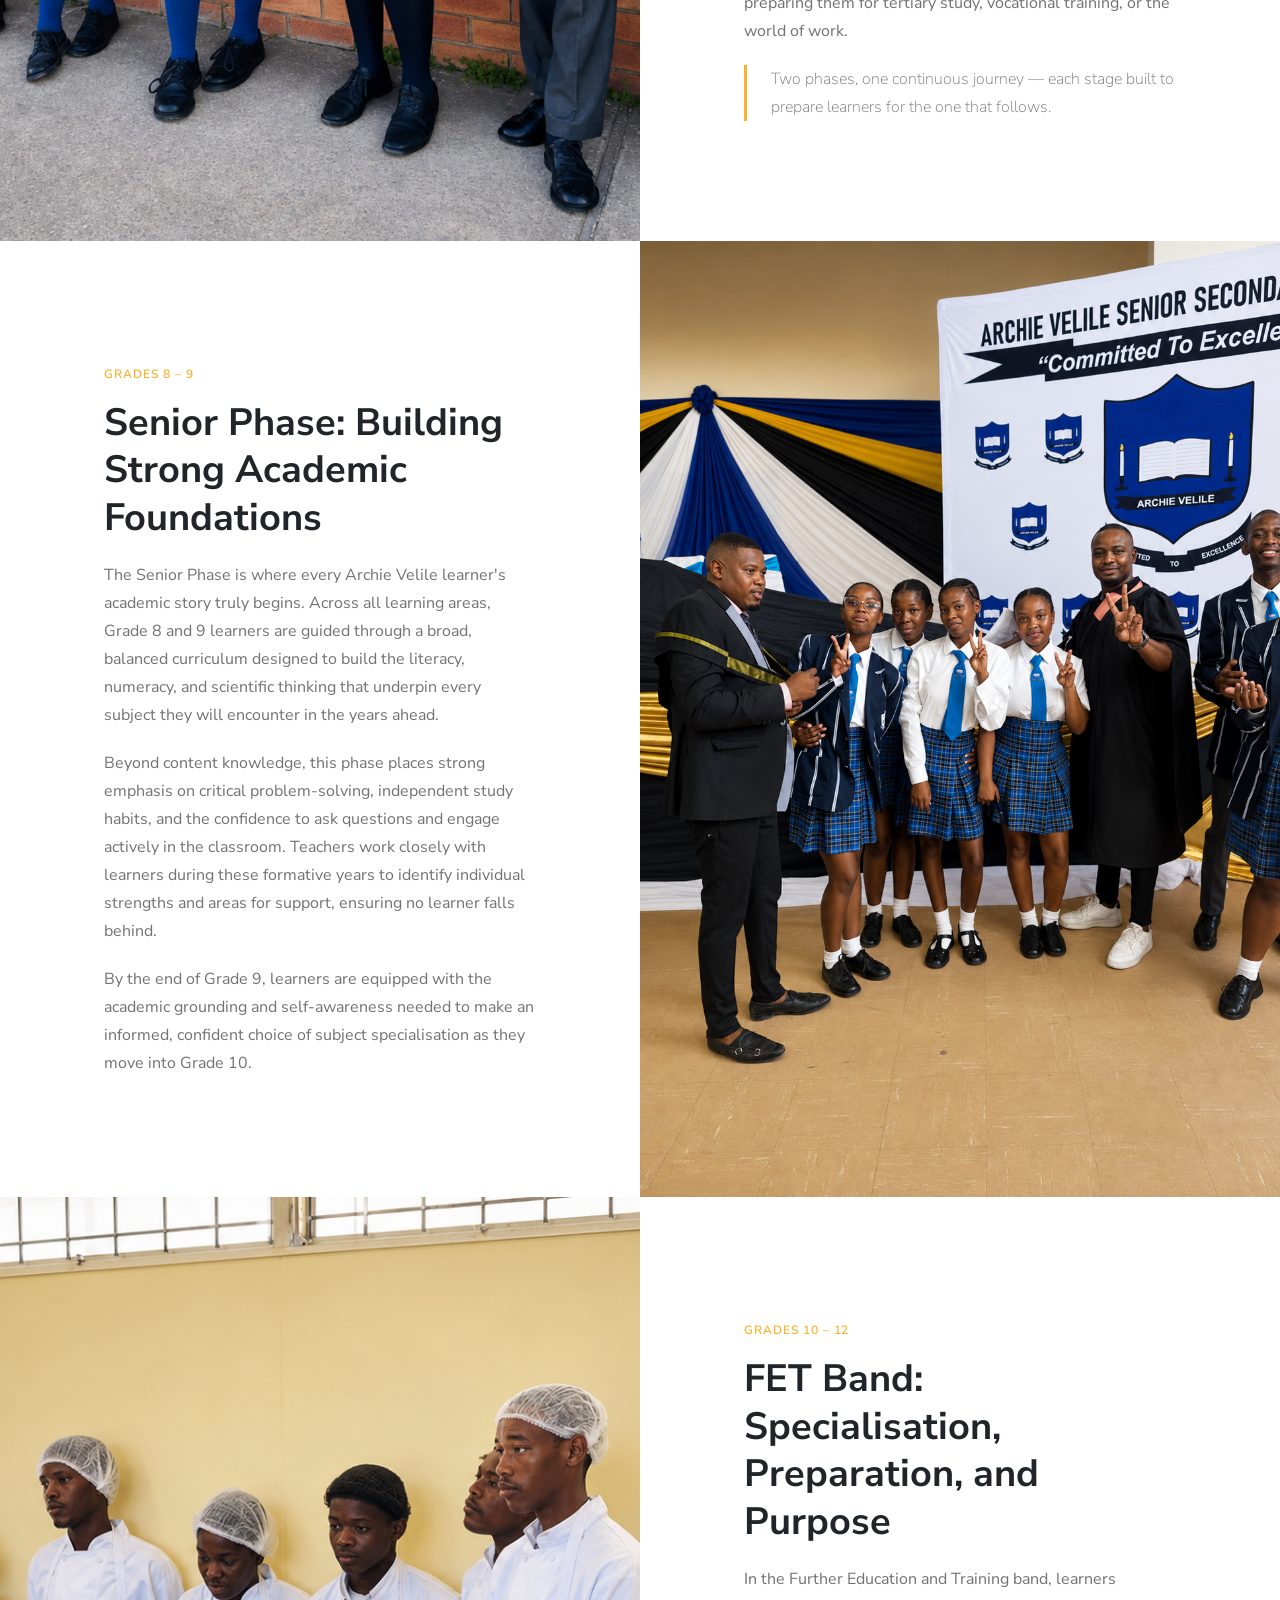
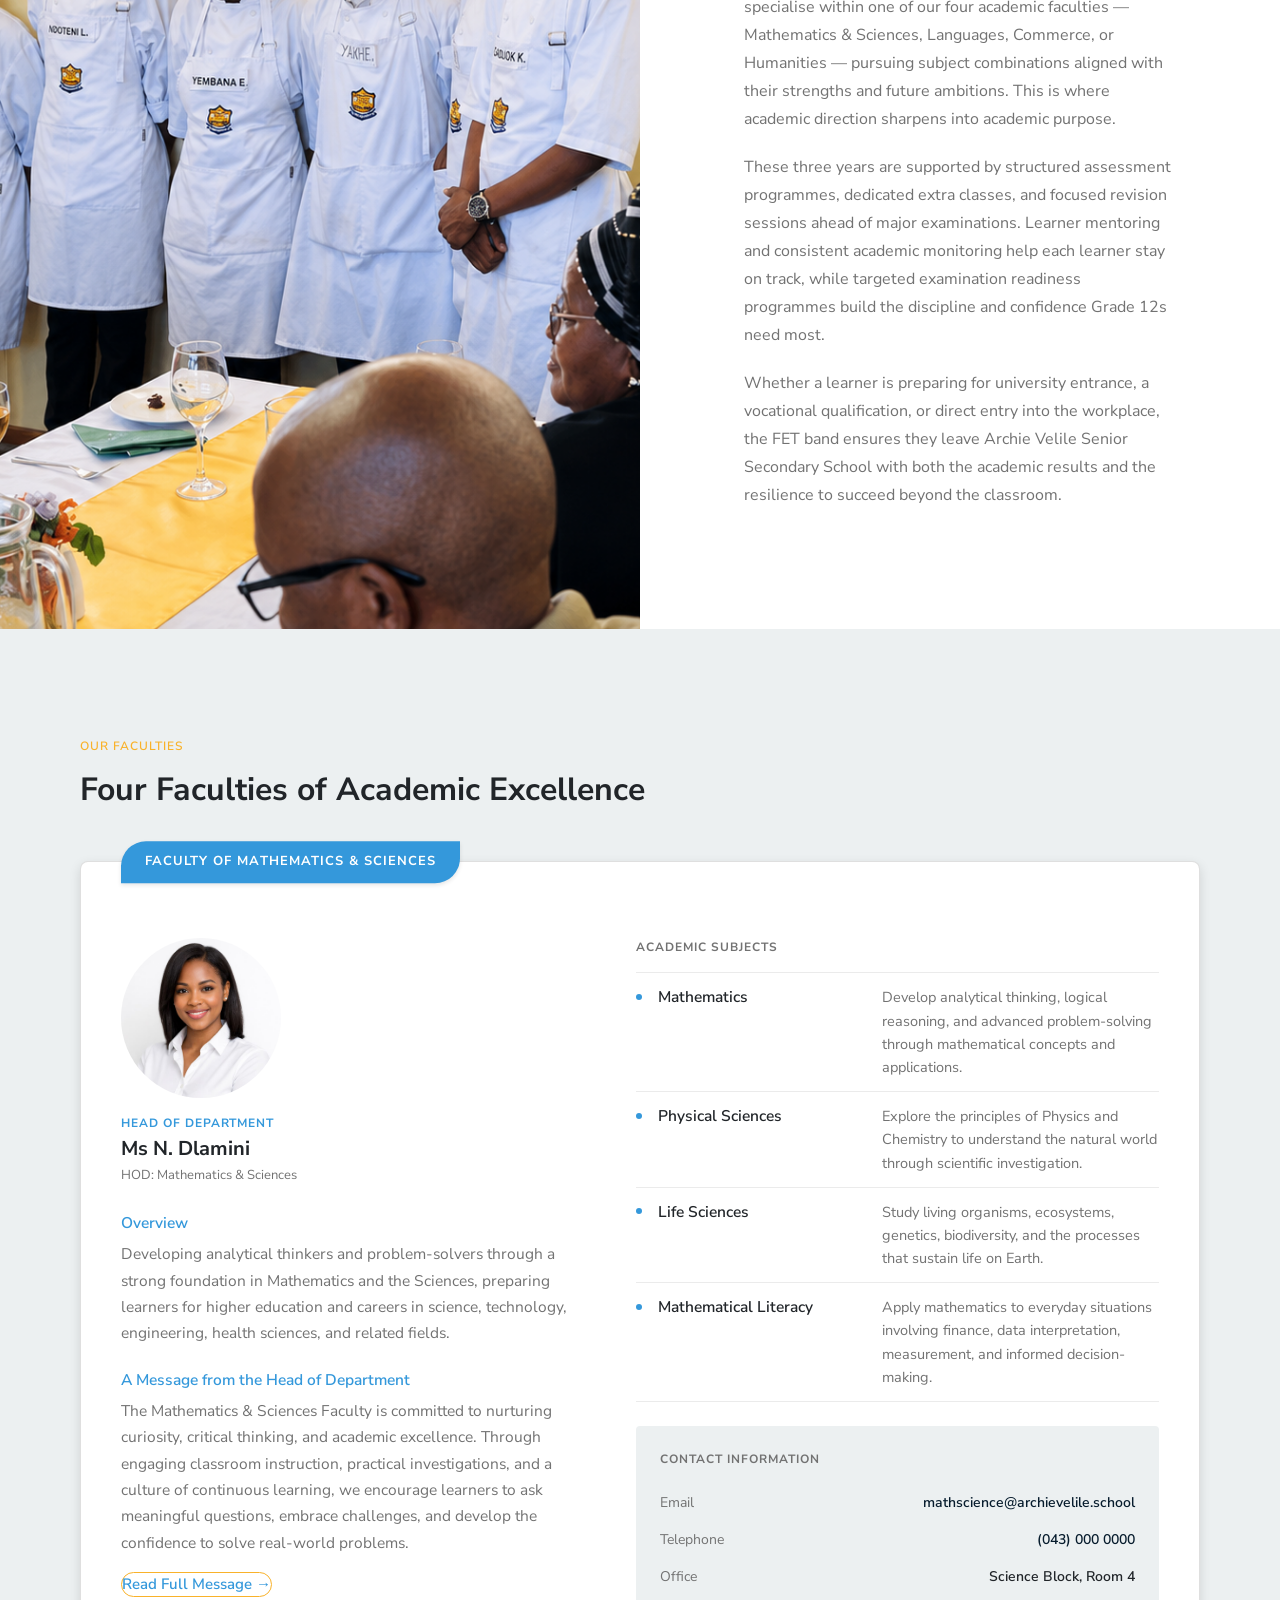
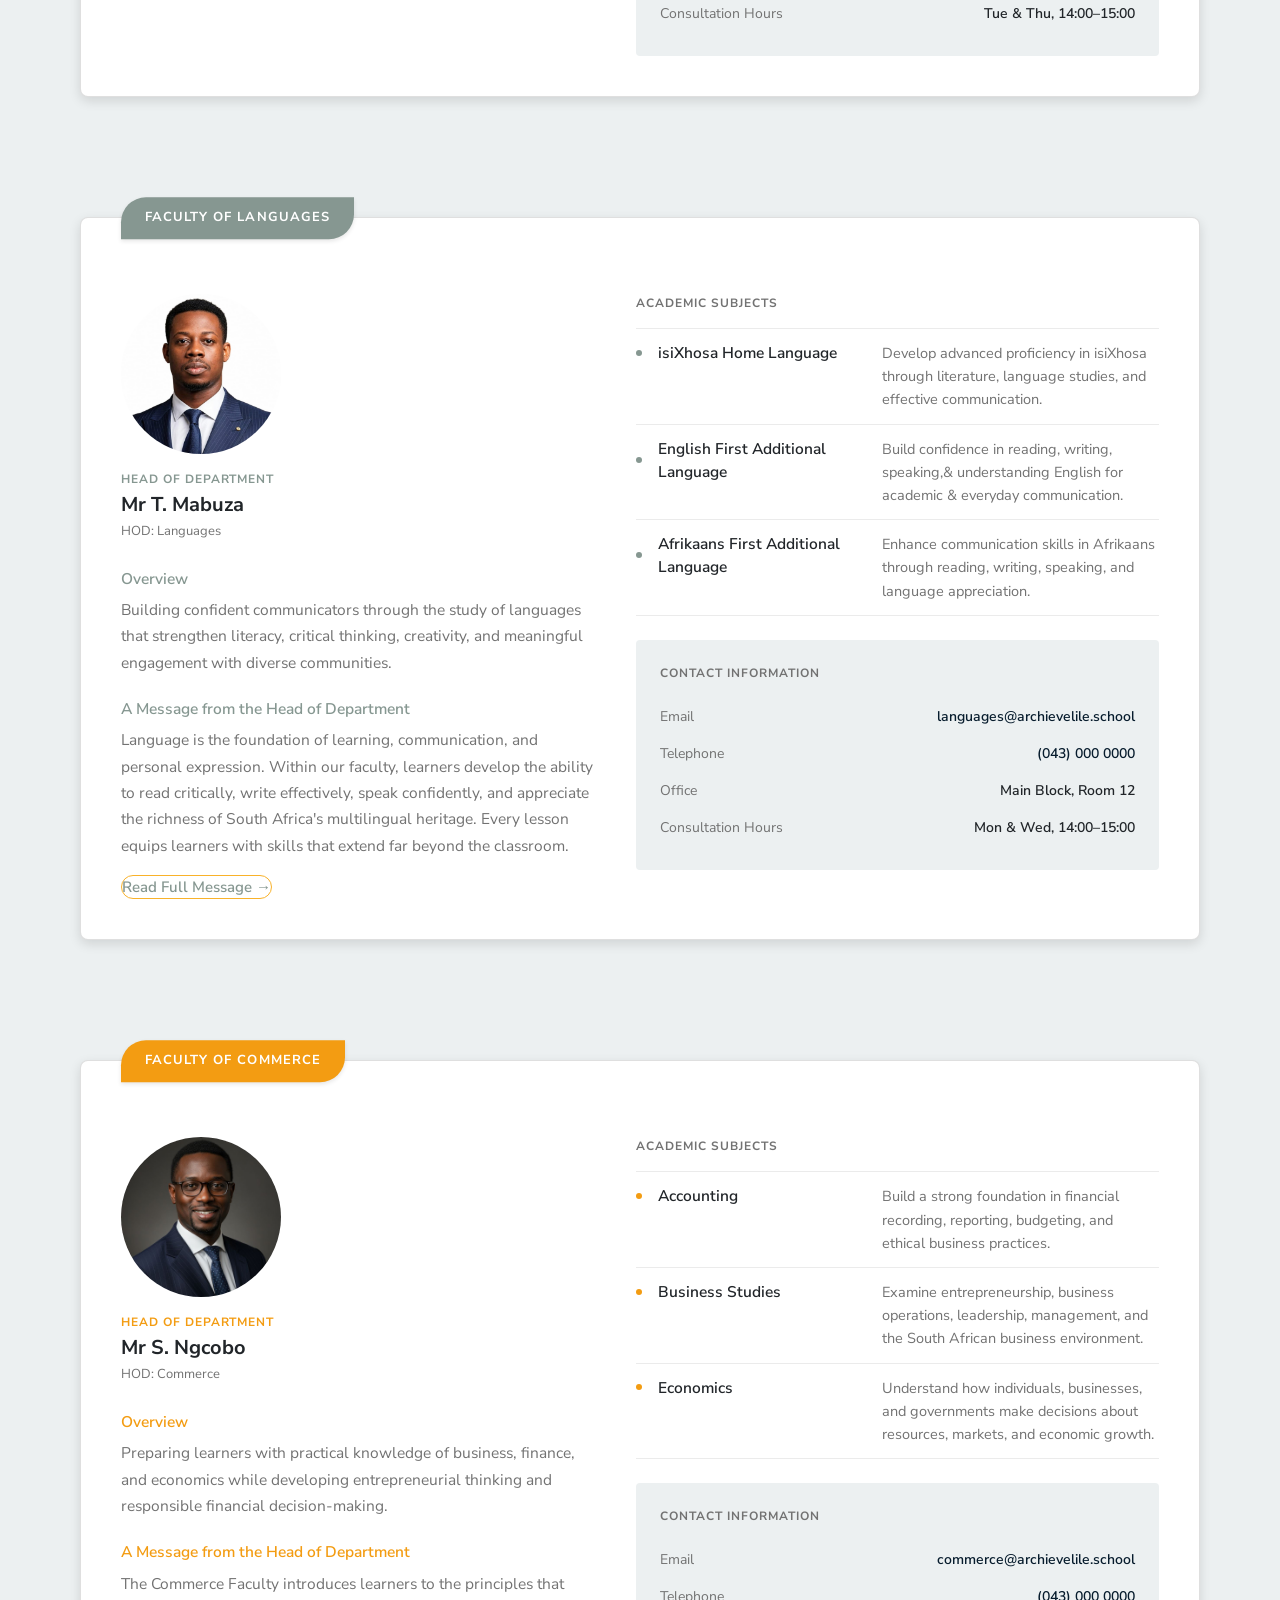
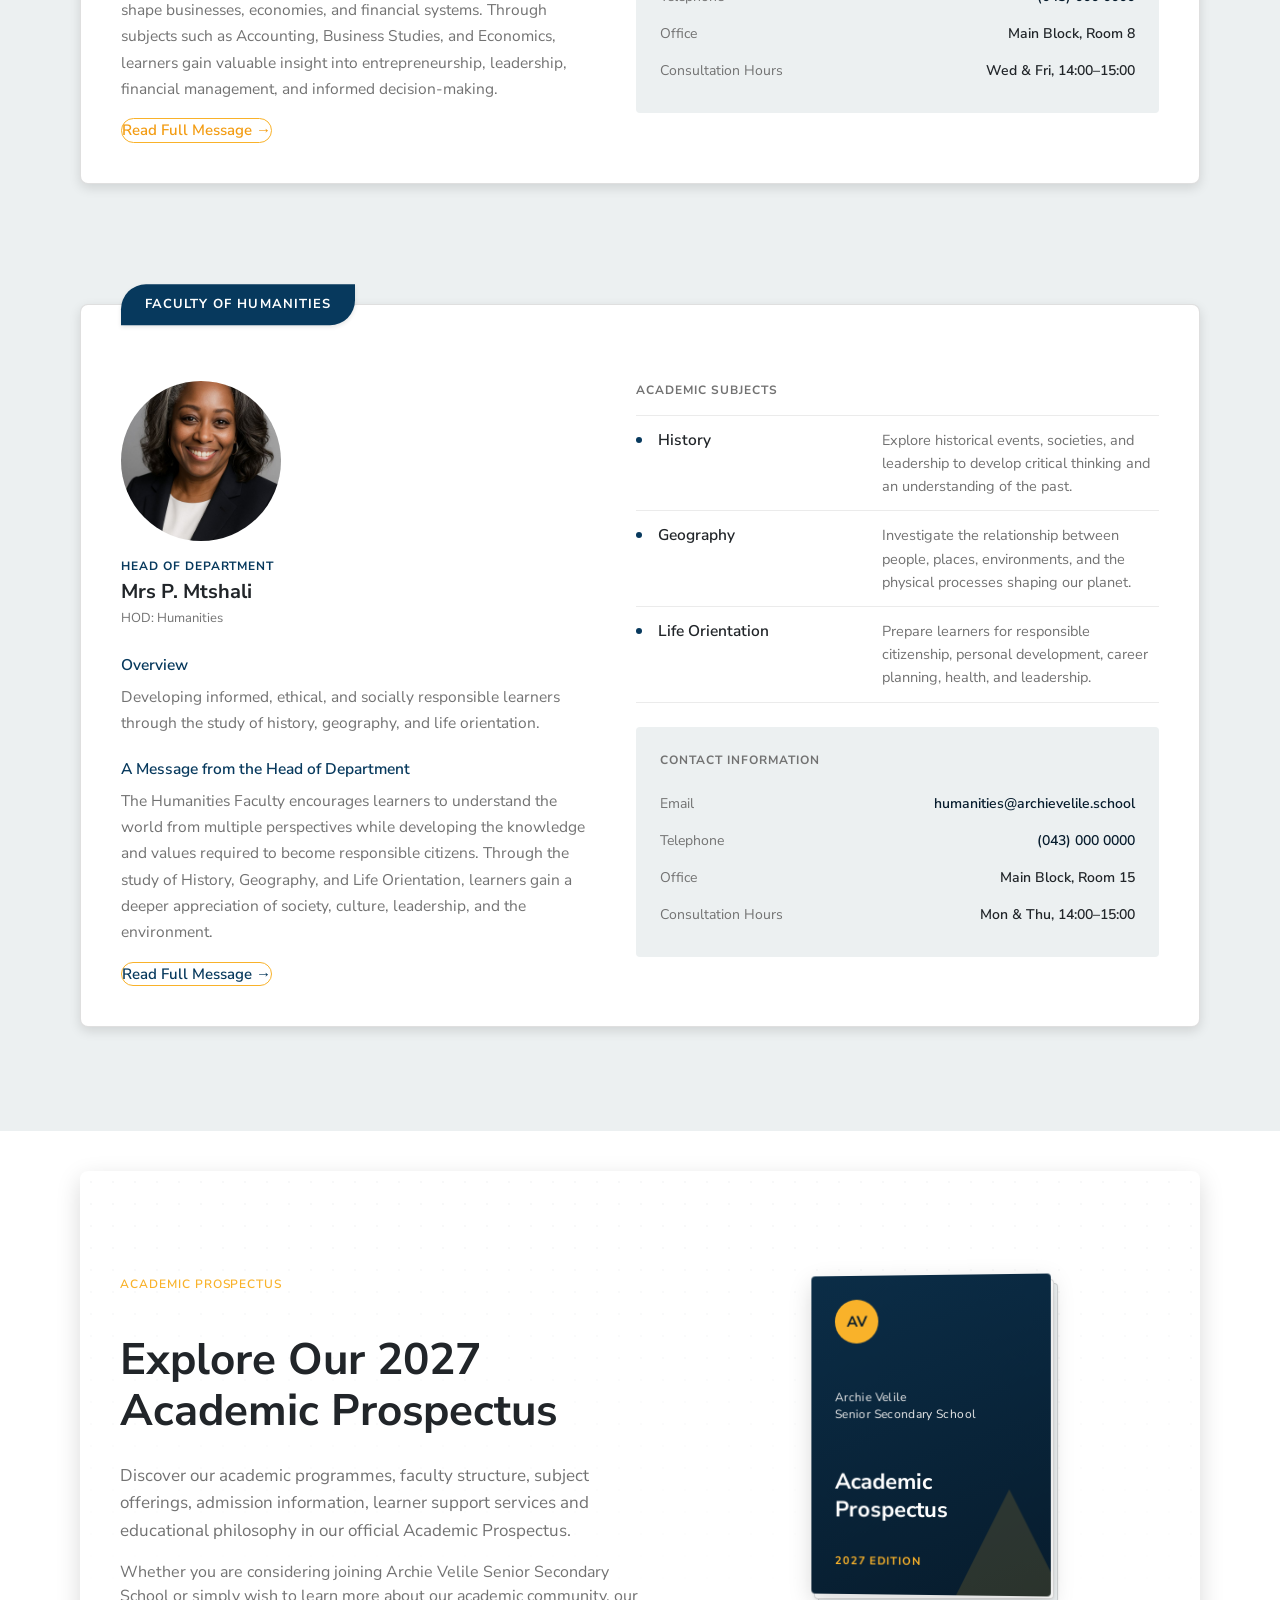
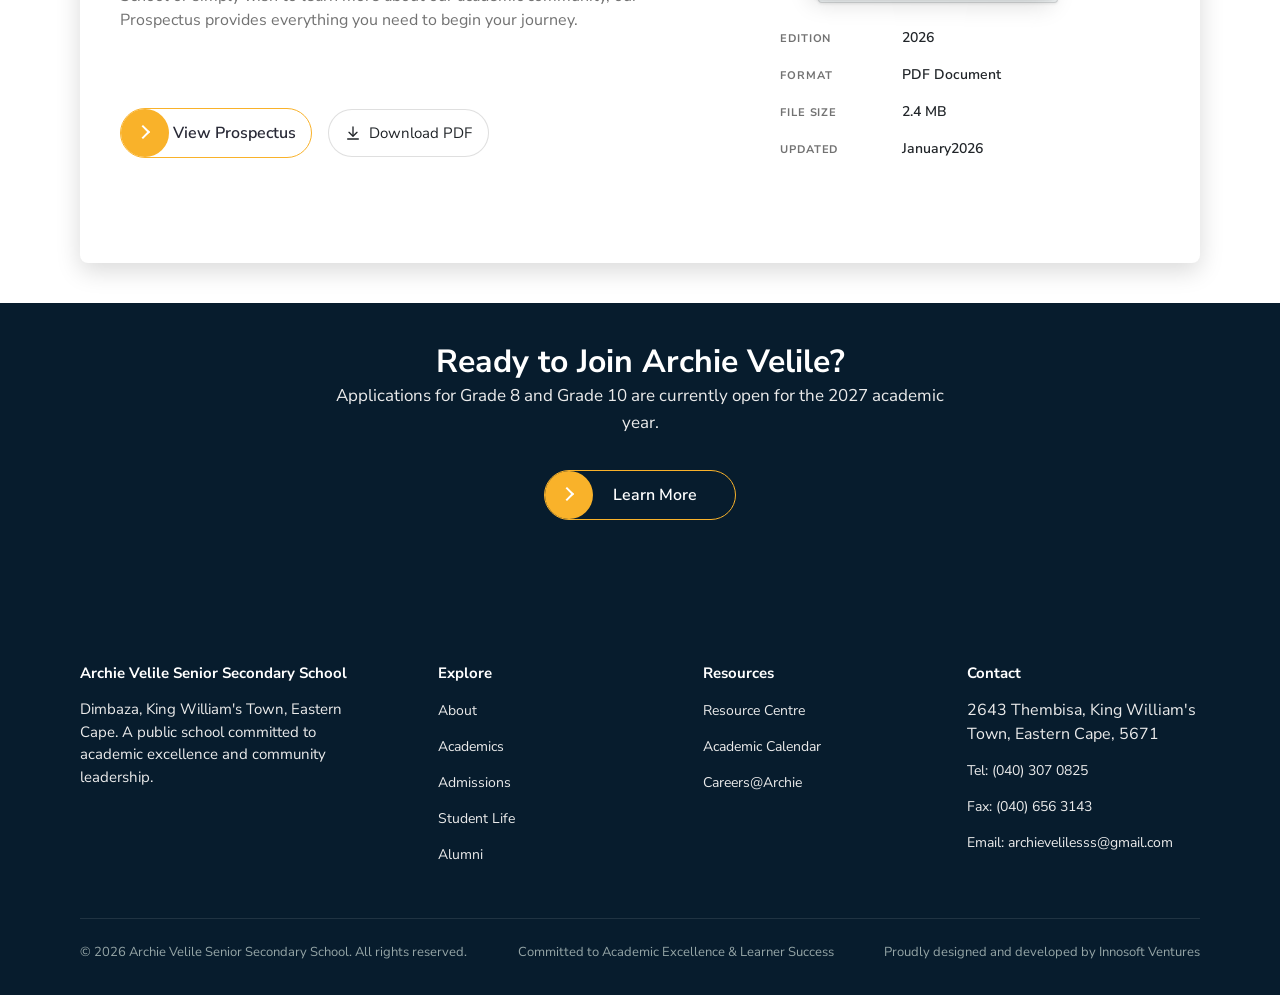
<file: HTML/academics.html>
<!DOCTYPE html>
<html lang="en">
<head>
<meta charset="UTF-8">
<meta name="viewport" content="width=device-width, initial-scale=1.0">
<title>Academic Programmes | Archie Velile Senior Secondary School</title>
<meta name="description" content="Explore our academic faculties: Mathematics & Sciences, Languages, Commerce, and Humanities.">
<link href="https://fonts.googleapis.com/css?family=Nunito+Sans:200,300,400,600,700&display=swap" rel="stylesheet">
<link rel="stylesheet" href="../CSS/style.css">
</head>
<body data-page="academics">
<a class="skip-link" href="#main">Skip to main content</a>

<div class="utility-bar">
  <div class="container">
    <div class="contact-line">
      <svg viewBox="0 0 24 24" fill="none" stroke="currentColor" stroke-width="2" stroke-linecap="round" stroke-linejoin="round" aria-hidden="true" focusable="false"><path d="M21 10c0 6.5-9 12-9 12s-9-5.5-9-12a9 9 0 1 1 18 0Z"/><circle cx="12" cy="10" r="3"/></svg>
      <span>2643 Thembisa, King William's Town, Eastern Cape · (040) 307 0825</span>
    </div>
    <div class="utility-links">
      <a href="resources.html">Resource Centre</a>
      <a href="vacancies.html">Careers@Archie</a>
      <a href="alumni.html">Alumni</a>
    </div>
  </div>
</div>

<header class="site-header">
  <div class="container">
    <a href="../index.html" class="brand" aria-label="Archie Velile Senior Secondary School — Home">
      <img
        src="../img/School-logo1.png"
        alt="Archie Velile Senior Secondary School logo"
        class="brand-logo"
        width="180"
        height="44"
      >
      <span class="brand-name">Archie Velile SSS<span>Dimbaza · Eastern Cape</span></span>
    </a>
    <nav class="main-nav" id="main-nav" aria-label="Primary">
      <a href="../index.html" data-nav="home">Home</a>
      <a href="about.html" data-nav="about">About</a>
      <a href="academics.html" data-nav="academics">Academics</a>
      <a href="admission.html" data-nav="admissions">Admissions</a>
      <a href="student-life.html" data-nav="student-life">Life @ Archie</a>
      <a href="alumni.html" data-nav="alumni">Alumni</a>
      <a href="news.html" data-nav="news">News</a>
      <a href="calendar.html" data-nav="calendar">Calendar</a>
      <a href="contact.html" data-nav="contact">Contact</a>
      <a href="./online-application.html" class="btn btn-primary nav-apply">Apply</a>
    </nav>
    <button class="nav-toggle" aria-expanded="false" aria-controls="main-nav" aria-label="Toggle navigation menu">
      <span class="bar"></span>
    </button>
  </div>
</header>

<main id="main">

  <!-- ============ ACADEMICS HERO ============ -->
  <section class="academics-hero">
    <div class="academics-hero-media reveal-scale">
      <img src="../img/Staffroom.png" alt="Learners engaged in a science lesson at Archie Velile Senior Secondary School" loading="eager">
    </div>
    <div class="academics-hero-overlay" aria-hidden="true"></div>
    <div class="academics-hero-texture" aria-hidden="true"></div>

    <div class="container" style="margin-bottom: 80px;">
      <div class="academics-hero-content stagger">
        <span class="academics-hero-eyebrow reveal" style="--i:0;">Academic Programmes</span>
        <h1 class="academics-hero-headline reveal" style="--i:1;">Where Curiosity Meets <em><br>Academic Excellence.</em></h1>
        <p class="academics-hero-lede reveal" style="--i:2;">Archie Velile Senior Secondary School delivers a rigorous, well-balanced curriculum through four dedicated academic faculties, guided by experienced, subject-specialist educators. Every learner is prepared with the knowledge, discipline, and critical thinking skills needed to excel in the National Senior Certificate, pursue tertiary education, and build a meaningful career beyond matric.</p>

        <div class="academics-hero-divider reveal" style="--i:3;">
          <span class="line" aria-hidden="true"></span>
          <span class="motto">Four Faculties. One Standard of Excellence.</span>
        </div>

        <div class="academics-hero-actions reveal" style="--i:4;">
          <a href="#faculties" class="btn btn-discover">Explore Our Faculties</a>
        </div>

      </div>
    </div>

    <div class="academics-hero-scroll" aria-hidden="true">
      <span>Scroll</span>
      <span class="academics-hero-scroll-mouse"></span>
    </div>
  </section>

  <!-- GRADE OFFERINGS — SECTION 1: Image Left -->
  <section class="split-feature">
    <div class="split-feature-grid">
      <div class="split-feature-media reveal">
        <img src="../img/Offering.png" alt="Learners engaged in active classroom learning at Archie Velile Senior Secondary School" loading="lazy">
      </div>
      <div class="split-feature-content">
        <div class="split-feature-inner">
          <span class="eyebrow reveal">Grade Offerings</span>
          <h2 class="reveal">A Structured Academic Journey from Grade 8 to Grade 12</h2>
          <p class="reveal">Every learner at Archie Velile Senior Secondary School follows a carefully structured academic pathway, built on the National Curriculum Statement (CAPS) and shaped around two distinct phases of growth. From the moment a learner enters Grade 8 to the day they write their final Grade 12 examination, our academic programme is designed to build knowledge, confidence, and independence in equal measure.</p>
          <p class="reveal">Our Senior Phase (Grades 8–9) lays the intellectual and personal foundations every learner needs, while our Further Education and Training band (Grades 10–12) allows learners to specialise within one of four academic faculties, preparing them for tertiary study, vocational training, or the world of work.</p>
          <p class="split-feature-quote reveal">Two phases, one continuous journey — each stage built to prepare learners for the one that follows.</p>
        </div>
      </div>
    </div>
  </section>

  <!-- GRADE OFFERINGS — SECTION 2: Image Right -->
  <section class="split-feature split-feature--reverse">
    <div class="split-feature-grid">
      <div class="split-feature-content">
        <div class="split-feature-inner">
          <span class="eyebrow reveal">Grades 8 – 9</span>
          <h2 class="reveal">Senior Phase: Building Strong Academic Foundations</h2>
          <p class="reveal">The Senior Phase is where every Archie Velile learner's academic story truly begins. Across all learning areas, Grade 8 and 9 learners are guided through a broad, balanced curriculum designed to build the literacy, numeracy, and scientific thinking that underpin every subject they will encounter in the years ahead.</p>
          <p class="reveal">Beyond content knowledge, this phase places strong emphasis on critical problem-solving, independent study habits, and the confidence to ask questions and engage actively in the classroom. Teachers work closely with learners during these formative years to identify individual strengths and areas for support, ensuring no learner falls behind.</p>
          <p class="reveal">By the end of Grade 9, learners are equipped with the academic grounding and self-awareness needed to make an informed, confident choice of subject specialisation as they move into Grade 10.</p>
        </div>
      </div>
      <div class="split-feature-media reveal">
        <img src="../img/ceremony.png" alt="Grade 8 and 9 learners collaborating in the classroom at Archie Velile Senior Secondary School" loading="lazy">
      </div>
    </div>
  </section>

  <!-- GRADE OFFERINGS — SECTION 3: Image Left -->
  <section class="split-feature">
    <div class="split-feature-grid">
      <div class="split-feature-media reveal">
        <img src="../img/G10.png" alt="Senior learners preparing for examinations at Archie Velile Senior Secondary School" loading="lazy">
      </div>
      <div class="split-feature-content">
        <div class="split-feature-inner">
          <span class="eyebrow reveal">Grades 10 – 12</span>
          <h2 class="reveal">FET Band: Specialisation, Preparation, and Purpose</h2>
          <p class="reveal">In the Further Education and Training band, learners specialise within one of our four academic faculties — Mathematics & Sciences, Languages, Commerce, or Humanities — pursuing subject combinations aligned with their strengths and future ambitions. This is where academic direction sharpens into academic purpose.</p>
          <p class="reveal">These three years are supported by structured assessment programmes, dedicated extra classes, and focused revision sessions ahead of major examinations. Learner mentoring and consistent academic monitoring help each learner stay on track, while targeted examination readiness programmes build the discipline and confidence Grade 12s need most.</p>
          <p class="reveal">Whether a learner is preparing for university entrance, a vocational qualification, or direct entry into the workplace, the FET band ensures they leave Archie Velile Senior Secondary School with both the academic results and the resilience to succeed beyond the classroom.</p>
        </div>
      </div>
    </div>
  </section>

  <!-- FACULTIES -->
  <section class="section-soft" id="faculties">
    <div class="container">
      <div class="section-head">
        <span class="eyebrow">Our Faculties</span>
        <h2>Four Faculties of Academic Excellence</h2>
      </div>

      <div class="faculty-profiles">

        <!-- Mathematics & Sciences -->
        <article class="faculty-profile reveal" style="--faculty-accent: var(--teal);">
          <span class="faculty-banner">Faculty of Mathematics &amp; Sciences</span>
          <div class="faculty-body">

            <div class="faculty-hod">
              <img src="../img/Ms Dlamini.jpg" alt="" class="faculty-icon" style="width: 160px; height: 160px; border-radius: 50%; object-fit: cover; margin-right: var(--space-lg);">
              <div>
                <p class="faculty-hod-label">Head of Department</p>
                <p class="faculty-hod-name">Ms N. Dlamini</p>
                <p class="faculty-hod-position">HOD: Mathematics &amp; Sciences</p>
              </div>
              <div class="faculty-message">
                <p class="faculty-message-label">Overview</p>
                <p style="margin-bottom: 20px;">Developing analytical thinkers and problem-solvers through a strong foundation in Mathematics and the Sciences, preparing learners for higher education and careers in science, technology, engineering, health sciences, and related fields.</p>

                <p class="faculty-message-label">A Message from the Head of Department</p>
                <p>The Mathematics & Sciences Faculty is committed to nurturing curiosity, critical thinking, and academic excellence. Through engaging classroom instruction, practical investigations, and a culture of continuous learning, we encourage learners to ask meaningful questions, embrace challenges, and develop the confidence to solve real-world problems.</p>
                
                <div class="faculty-message-more" id="msg-maths">
                  <blockquote>"Great discoveries begin with curious minds and disciplined thinking. Every lesson is an opportunity to unlock a learner's potential."</blockquote>
                  <p>Whether a learner aspires to become an engineer, doctor, scientist, educator, or innovator, our faculty provides the knowledge, guidance, and academic support needed to build a strong foundation for lifelong success. We are proud to inspire a generation that thinks critically, acts responsibly, and embraces the limitless possibilities of education.</p>
                </div>
                <button class="faculty-expand-toggle" aria-expanded="false" aria-controls="msg-maths">
                  <span class="label">Read Full Message</span> <span class="arrow" aria-hidden="true">→</span>
                </button>
              </div>
            </div>

            <div class="faculty-panel">
              <div>
                <p class="faculty-panel-label">Academic Subjects</p>
                <ul class="faculty-subjects">
                  <li><span class="subject-name">Mathematics</span><span class="subject-desc">Develop analytical thinking, logical reasoning, and advanced problem-solving through mathematical concepts and applications.</span></li>
                  <li><span class="subject-name">Physical Sciences</span><span class="subject-desc">Explore the principles of Physics and Chemistry to understand the natural world through scientific investigation.</span></li>
                  <li><span class="subject-name">Life Sciences</span><span class="subject-desc">Study living organisms, ecosystems, genetics, biodiversity, and the processes that sustain life on Earth.</span></li>
                  <li><span class="subject-name">Mathematical Literacy</span><span class="subject-desc">Apply mathematics to everyday situations involving finance, data interpretation, measurement, and informed decision-making.</span></li>
                </ul>
              </div>
              <div class="faculty-contact">
                <p class="faculty-panel-label">Contact Information</p>
                <div class="faculty-contact-row"><span class="label">Email</span><a class="value" href="mailto:mathscience@archievelile.school">mathscience@archievelile.school</a></div>
                <div class="faculty-contact-row"><span class="label">Telephone</span><a class="value" href="tel:+27430000000">(043) 000 0000</a></div>
                <div class="faculty-contact-row"><span class="label">Office</span><span class="value">Science Block, Room 4</span></div>
                <div class="faculty-contact-row"><span class="label">Consultation Hours</span><span class="value">Tue &amp; Thu, 14:00–15:00</span></div>
              </div>
            </div>

          </div>
        </article>

        <!-- Languages -->
        <article class="faculty-profile reveal" style="--faculty-accent: var(--sage);">
          <span class="faculty-banner">Faculty of Languages</span>
          <div class="faculty-body">

            <div class="faculty-hod">
              <img src="../img/Mr Mabuza.jpg" alt="" class="faculty-icon" style="width: 160px; height: 160px; border-radius: 50%; object-fit: cover; margin-right: var(--space-lg);">
              <div>
                <p class="faculty-hod-label">Head of Department</p>
                <p class="faculty-hod-name">Mr T. Mabuza</p>
                <p class="faculty-hod-position">HOD: Languages</p>
              </div>
              <div class="faculty-message">
                <p class="faculty-message-label">Overview</p>
                <p style="margin-bottom: 20px;">Building confident communicators through the study of languages that strengthen literacy, critical thinking, creativity, and meaningful engagement with diverse communities.</p>

                <p class="faculty-message-label">A Message from the Head of Department</p>
                <p>Language is the foundation of learning, communication, and personal expression. Within our faculty, learners develop the ability to read critically, write effectively, speak confidently, and appreciate the richness of South Africa's multilingual heritage. Every lesson equips learners with skills that extend far beyond the classroom.</p>
                <div class="faculty-message-more" id="msg-lang">
                  <blockquote>"Words have the power to educate, inspire, and transform lives. Every learner deserves the confidence to express their voice with purpose."</blockquote>
                  <p>By fostering strong communication skills and a love for literature and language, we prepare learners to participate meaningfully in higher education, the workplace, and society. Our goal is to cultivate articulate, thoughtful, and compassionate individuals who can engage with the world through knowledge and understanding.</p>
                </div>
                <button class="faculty-expand-toggle" aria-expanded="false" aria-controls="msg-lang">
                  <span class="label">Read Full Message</span> <span class="arrow" aria-hidden="true">→</span>
                </button>
              </div>
            </div>

            <div class="faculty-panel">
              <div>
                <p class="faculty-panel-label">Academic Subjects</p>
                <ul class="faculty-subjects">
                  <li><span class="subject-name">isiXhosa Home Language</span><span class="subject-desc">Develop advanced proficiency in isiXhosa through literature, language studies, and effective communication.</span></li>
                  <li><span class="subject-name">English First Additional Language</span><span class="subject-desc">Build confidence in reading, writing, speaking,& understanding English for academic & everyday communication.</span></li>
                  <li><span class="subject-name">Afrikaans First Additional Language</span><span class="subject-desc">Enhance communication skills in Afrikaans through reading, writing, speaking, and language appreciation.</span></li>
                </ul>
              </div>
              <div class="faculty-contact">
                <p class="faculty-panel-label">Contact Information</p>
                <div class="faculty-contact-row"><span class="label">Email</span><a class="value" href="mailto:languages@archievelile.school">languages@archievelile.school</a></div>
                <div class="faculty-contact-row"><span class="label">Telephone</span><a class="value" href="tel:+27430000000">(043) 000 0000</a></div>
                <div class="faculty-contact-row"><span class="label">Office</span><span class="value">Main Block, Room 12</span></div>
                <div class="faculty-contact-row"><span class="label">Consultation Hours</span><span class="value">Mon &amp; Wed, 14:00–15:00</span></div>
              </div>
            </div>

          </div>
        </article>

        <!-- Commerce -->
        <article class="faculty-profile reveal" style="--faculty-accent: var(--orange);">
          <span class="faculty-banner">Faculty of Commerce</span>
          <div class="faculty-body">

            <div class="faculty-hod">
              <img src="../img/Mr Ngcobo.jpg" alt="" class="faculty-icon" style="width: 160px; height: 160px; border-radius: 50%; object-fit: cover; margin-right: var(--space-lg);">
              <div>
                <p class="faculty-hod-label">Head of Department</p>
                <p class="faculty-hod-name">Mr S. Ngcobo</p>
                <p class="faculty-hod-position">HOD: Commerce</p>
              </div>
              <div class="faculty-message">
                <p class="faculty-message-label">Overview</p>
                <p style="margin-bottom: 20px;">Preparing learners with practical knowledge of business, finance, and economics while developing entrepreneurial thinking and responsible financial decision-making.</p>

                <p class="faculty-message-label">A Message from the Head of Department</p>
                <p>The Commerce Faculty introduces learners to the principles that shape businesses, economies, and financial systems. Through subjects such as Accounting, Business Studies, and Economics, learners gain valuable insight into entrepreneurship, leadership, financial management, and informed decision-making.</p>
                <div class="faculty-message-more" id="msg-commerce">
                  <blockquote>"Entrepreneurship begins with curiosity, grows through knowledge, and succeeds through integrity and innovation."</blockquote>
                  <p>Our commitment extends beyond examination success. We strive to develop future entrepreneurs, business leaders, and financially responsible citizens who are equipped to identify opportunities, contribute to economic growth, and create lasting value within their communities and beyond.</p>
                </div>
                <button class="faculty-expand-toggle" aria-expanded="false" aria-controls="msg-commerce">
                  <span class="label">Read Full Message</span> <span class="arrow" aria-hidden="true">→</span>
                </button>
              </div>
            </div>

            <div class="faculty-panel">
              <div>
                <p class="faculty-panel-label">Academic Subjects</p>
                <ul class="faculty-subjects">
                  <li><span class="subject-name">Accounting</span><span class="subject-desc">Build a strong foundation in financial recording, reporting, budgeting, and ethical business practices.</span></li>
                  <li><span class="subject-name">Business Studies</span><span class="subject-desc">Examine entrepreneurship, business operations, leadership, management, and the South African business environment.</span></li>
                  <li><span class="subject-name">Economics</span><span class="subject-desc">Understand how individuals, businesses, and governments make decisions about resources, markets, and economic growth.</span></li>
                </ul>
              </div>
              <div class="faculty-contact">
                <p class="faculty-panel-label">Contact Information</p>
                <div class="faculty-contact-row"><span class="label">Email</span><a class="value" href="mailto:commerce@archievelile.school">commerce@archievelile.school</a></div>
                <div class="faculty-contact-row"><span class="label">Telephone</span><a class="value" href="tel:+27430000000">(043) 000 0000</a></div>
                <div class="faculty-contact-row"><span class="label">Office</span><span class="value">Main Block, Room 8</span></div>
                <div class="faculty-contact-row"><span class="label">Consultation Hours</span><span class="value">Wed &amp; Fri, 14:00–15:00</span></div>
              </div>
            </div>

          </div>
        </article>

        <!-- Humanities -->
        <article class="faculty-profile reveal" style="--faculty-accent: var(--navy-institutional);">
          <span class="faculty-banner">Faculty of Humanities</span>
          <div class="faculty-body">

            <div class="faculty-hod">
              <img src="../img/Mrs Mtshali.jpg" alt="" class="faculty-icon" style="width: 160px; height: 160px; border-radius: 50%; object-fit: cover; margin-right: var(--space-lg);">
              <div>
                <p class="faculty-hod-label">Head of Department</p>
                <p class="faculty-hod-name">Mrs P. Mtshali</p>
                <p class="faculty-hod-position">HOD: Humanities</p>
              </div>
              <div class="faculty-message">
                <p class="faculty-message-label">Overview</p>
                <p style="margin-bottom: 20px;">Developing informed, ethical, and socially responsible learners through the study of history, geography, and life orientation.</p>

                <p class="faculty-message-label">A Message from the Head of Department</p>
                <p>The Humanities Faculty encourages learners to understand the world from multiple perspectives while developing the knowledge and values required to become responsible citizens. Through the study of History, Geography, and Life Orientation, learners gain a deeper appreciation of society, culture, leadership, and the environment.</p>
                <div class="faculty-message-more" id="msg-humanities">
                  <blockquote>"Understanding our past and engaging with our present empowers us to shape a more responsible and hopeful future."</blockquote>
                  <p>We believe education should cultivate both intellectual growth and personal character. Our faculty inspires learners to think critically, respect diversity, lead with integrity, and contribute positively to their communities, preparing them not only for examinations but for meaningful participation in society.</p>
                </div>
                <button class="faculty-expand-toggle" aria-expanded="false" aria-controls="msg-humanities">
                  <span class="label">Read Full Message</span> <span class="arrow" aria-hidden="true">→</span>
                </button>
              </div>
            </div>

            <div class="faculty-panel">
              <div>
                <p class="faculty-panel-label">Academic Subjects</p>
                <ul class="faculty-subjects">
                  <li><span class="subject-name">History</span><span class="subject-desc">Explore historical events, societies, and leadership to develop critical thinking and an understanding of the past.</span></li>
                  <li><span class="subject-name">Geography</span><span class="subject-desc">Investigate the relationship between people, places, environments, and the physical processes shaping our planet.</span></li>
                  <li><span class="subject-name">Life Orientation</span><span class="subject-desc">Prepare learners for responsible citizenship, personal development, career planning, health, and leadership.</span></li>
                </ul>
              </div>
              <div class="faculty-contact">
                <p class="faculty-panel-label">Contact Information</p>
                <div class="faculty-contact-row"><span class="label">Email</span><a class="value" href="mailto:humanities@archievelile.school">humanities@archievelile.school</a></div>
                <div class="faculty-contact-row"><span class="label">Telephone</span><a class="value" href="tel:+27430000000">(043) 000 0000</a></div>
                <div class="faculty-contact-row"><span class="label">Office</span><span class="value">Main Block, Room 15</span></div>
                <div class="faculty-contact-row"><span class="label">Consultation Hours</span><span class="value">Mon &amp; Thu, 14:00–15:00</span></div>
              </div>
            </div>

          </div>
        </article>

      </div>
    </div>
  </section>

  <!-- ACADEMIC PROSPECTUS / BROCHURE -->
  <section class="prospectus-feature">
    <div class="container">
      <div class="prospectus-panel reveal">
        <div class="prospectus-pattern" aria-hidden="true"></div>

        <div class="prospectus-grid">

          <span class="eyebrow prospectus-area-eyebrow reveal" style="transition-delay: 0ms;">Academic Prospectus</span>

          <h2 class="prospectus-area-heading prospectus-heading-lg reveal" style="transition-delay: 90ms;">Explore Our 2027 Academic Prospectus</h2>

          <div class="prospectus-area-intro reveal" style="transition-delay: 180ms;">
            <p class="lede">Discover our academic programmes, faculty structure, subject offerings, admission information, learner support services and educational philosophy in our official Academic Prospectus.</p>
            <p class="body-lg" style="color: var(--gray-light); margin-top: var(--space-lg); max-width: 640px;">Whether you are considering joining Archie Velile Senior Secondary School or simply wish to learn more about our academic community, our Prospectus provides everything you need to begin your journey.</p>
          </div>

          <div class="prospectus-area-showcase">
            <div class="prospectus-mock reveal-scale" style="transition-delay: 140ms;">
              <div class="prospectus-mock-pages" aria-hidden="true"></div>
              <div class="prospectus-mock-pages prospectus-mock-pages-2" aria-hidden="true"></div>
              <div class="prospectus-mock-cover">
                <span class="prospectus-mock-triangle" aria-hidden="true"></span>
                <span class="prospectus-mock-crest" aria-hidden="true">AV</span>
                <p class="prospectus-mock-school">Archie Velile<br>Senior Secondary School</p>
                <p class="prospectus-mock-title">Academic<br>Prospectus</p>
                <p class="prospectus-mock-edition">2027 Edition</p>
              </div>
            </div>

            <dl class="prospectus-meta reveal" style="transition-delay: 260ms;">
              <dt>Edition</dt><dd>2026</dd>
              <dt>Format</dt><dd>PDF Document</dd>
              <dt>File Size</dt><dd>2.4 MB</dd>
              <dt>Updated</dt><dd>January2026</dd>
            </dl>
          </div>

          <div class="prospectus-area-actions reveal" style="transition-delay: 320ms;">
            <div class="button-wrapper left">
                <button class="learn-more">
                    <span class="circle" aria-hidden="true">
                    <span class="icon arrow"></span>
                    </span>
                    <a href="../PDF/academic-prospectus-2027.pdf" target="_blank" rel="noopener" class="button-text" style="padding-left: 7px;">View Prospectus</a>
                </button>
            </div>

            <a href="../PDF/academic-prospectus-2027.pdf" download class="btn btn-download" style="margin-top: 35px; border-radius: 999px;">
              <svg viewBox="0 0 24 24" fill="none" stroke="currentColor" stroke-width="2" stroke-linecap="round" stroke-linejoin="round"><path d="M12 3v12"></path><path d="M6 11l6 6 6-6"></path><path d="M4 21h16"></path></svg>
              Download PDF
            </a>
          </div>

        </div>
      </div>
    </div>
  </section>

  <section class="section-dark section-tight">
    <div class="container text-center">
      <h2>Ready to Join Archie Velile?</h2>
      <p class="lede" style="color: var(--gray-pale); margin-inline:auto;">Applications for Grade 8 and Grade 10 are currently open for the 2027 academic year.</p>
      <div class="button-wrapper center">
        <button class="learn-more">
            <span class="circle" aria-hidden="true">
            <span class="icon arrow"></span>
            </span>
            <a href="./admission.html" class="button-text" style="color: #fff;">Learn More</a>
        </button>
     </div>
  </section>

</main>

<footer class="site-footer">
  <div class="container">
    <div class="footer-grid">
      <div class="footer-col">
        <h5>Archie Velile Senior Secondary School</h5>
        <p class="body-std" style="color: var(--gray-pale); max-width: 30ch;">Dimbaza, King William's Town, Eastern Cape. A public school committed to academic excellence and community leadership.</p>
      </div>
      <div class="footer-col">
        <h5>Explore</h5>
        <ul>
          <li><a href="about.html">About</a></li>
          <li><a href="academics.html">Academics</a></li>
          <li><a href="admissions.html">Admissions</a></li>
          <li><a href="student-life.html">Student Life</a></li>
          <li><a href="./alumni.html">Alumni</a></li>
        </ul>
      </div>
      <div class="footer-col">
        <h5>Resources</h5>
        <ul>
          <li><a href="resources.html">Resource Centre</a></li>
          <li><a href="calendar.html">Academic Calendar</a></li>
          <li><a href="vacancies.html">Careers@Archie</a></li>
        </ul>
      </div>
      <div class="footer-col">
        <h5>Contact</h5>
        <ul>
          <li>2643 Thembisa, King William's Town, Eastern Cape, 5671</li>
          <li><a href="tel:+27403070825">Tel: (040) 307 0825</a></li>
          <li><a href="tel:+27403070825">Fax: (040) 656 3143</a></li>
          <li><a href="mailto:archievelile@gmail.com">Email: archievelilesss@gmail.com</a></li>
        </ul>
      </div>
    </div>
    <div class="footer-bottom">
      <span>© 2026 Archie Velile Senior Secondary School. All rights reserved.</span>
      <span>Committed to Academic Excellence & Learner Success</span>
      <span>Proudly designed and developed by Innosoft Ventures</span>
    </div>
  </div>
</footer>

<script src="../JavaScript/script.js"></script>
</body>
</html>
</file>
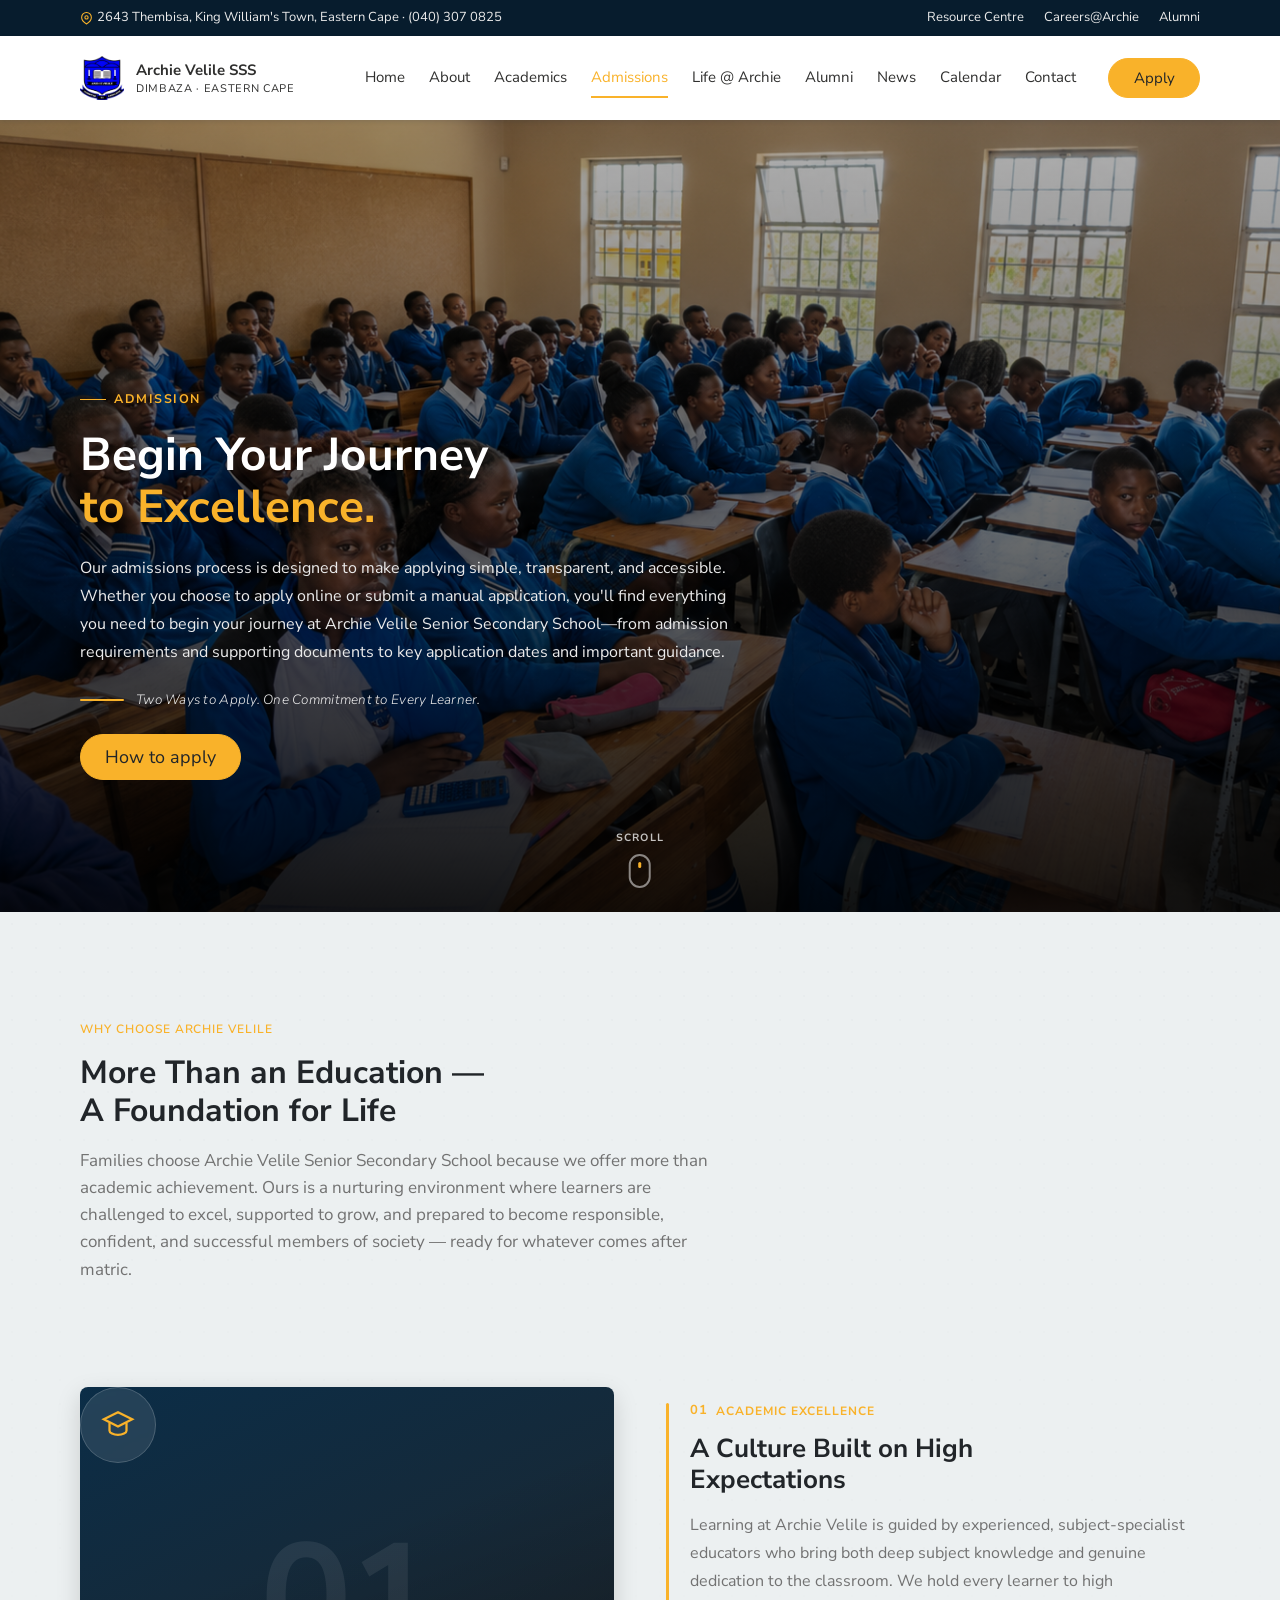
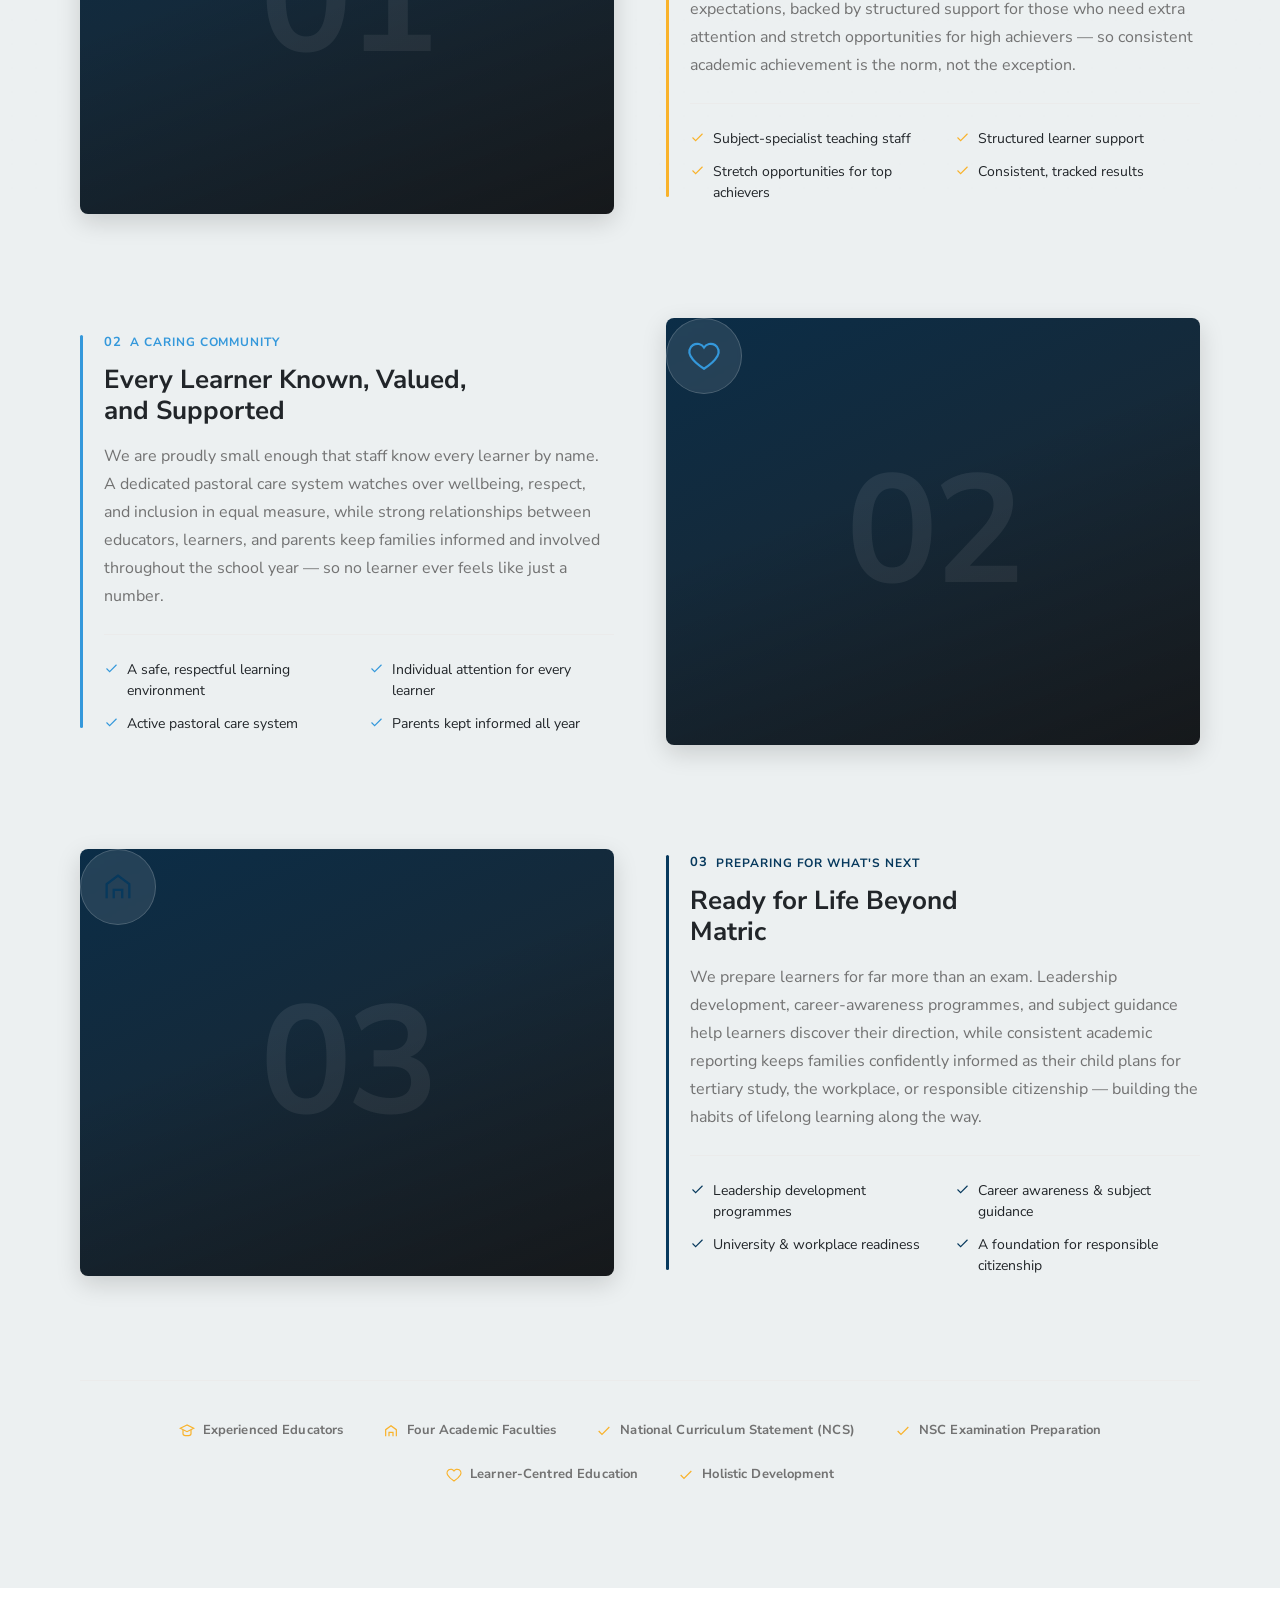
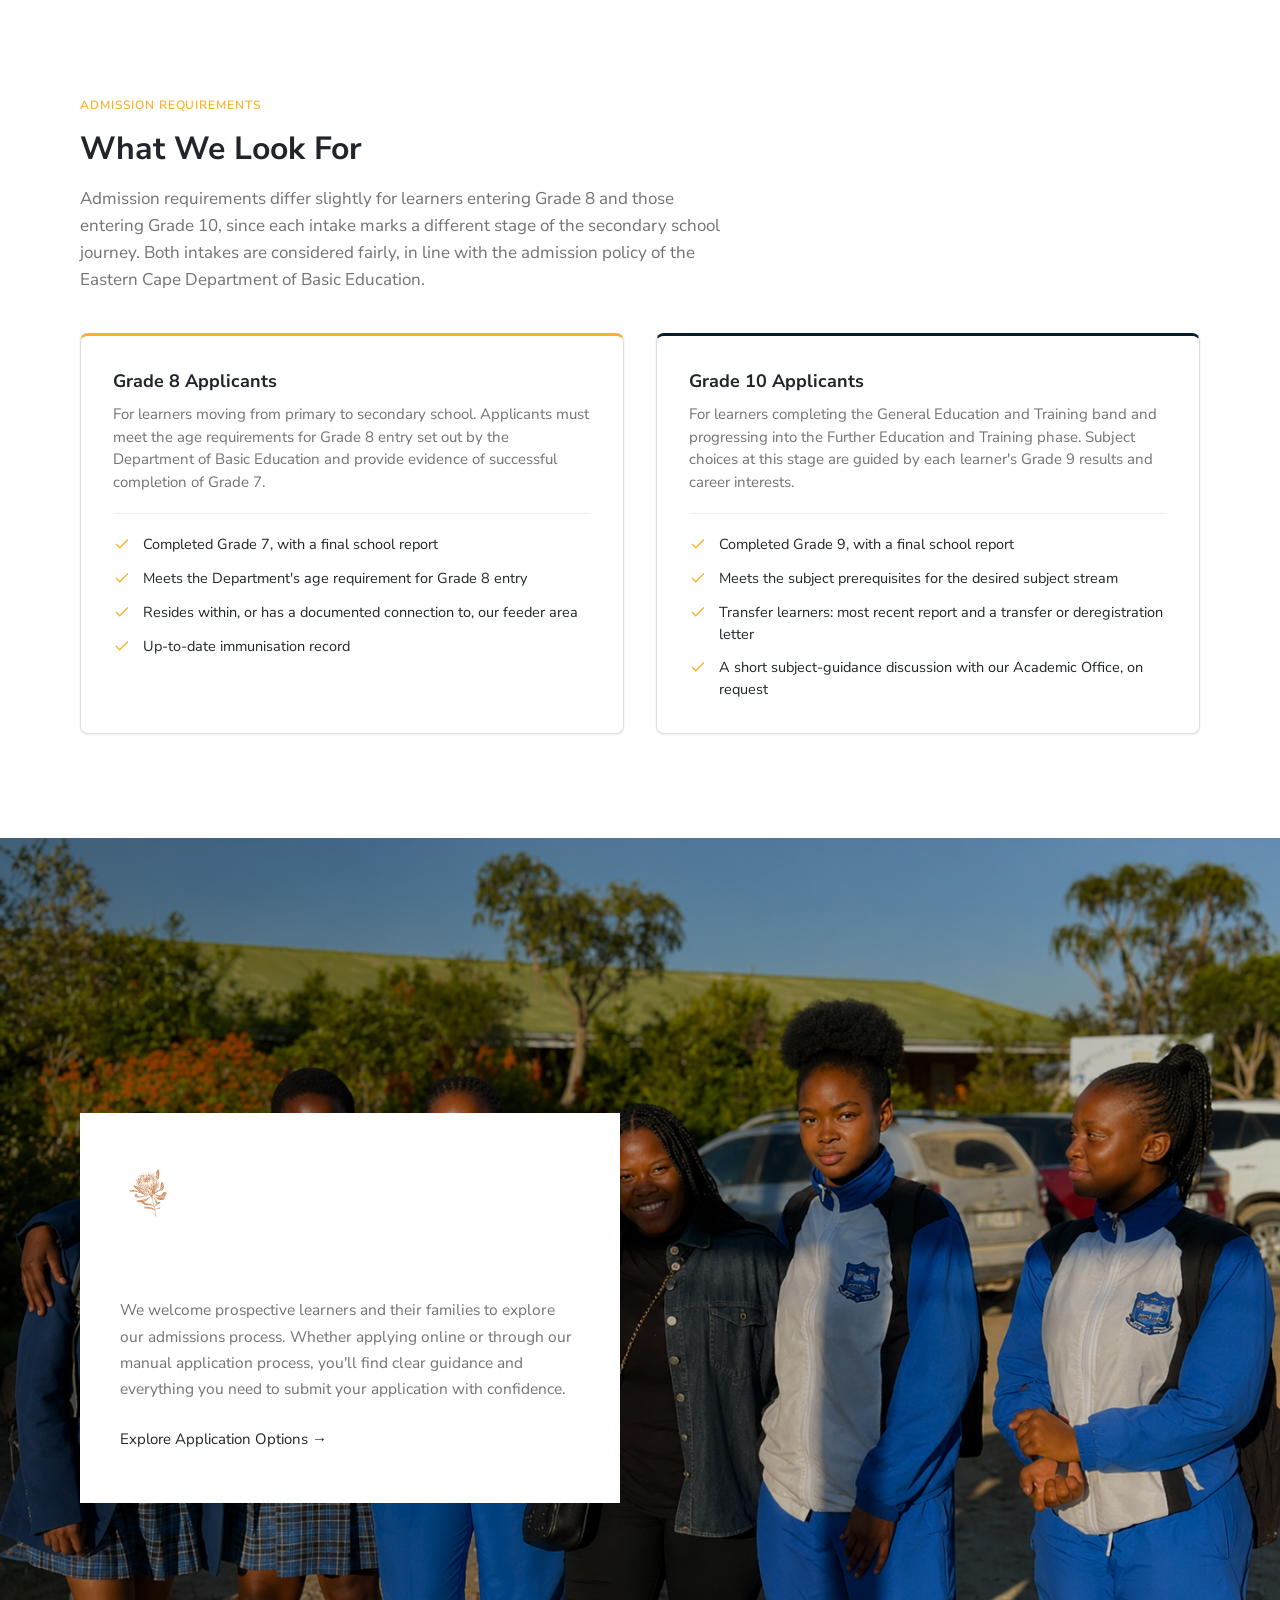
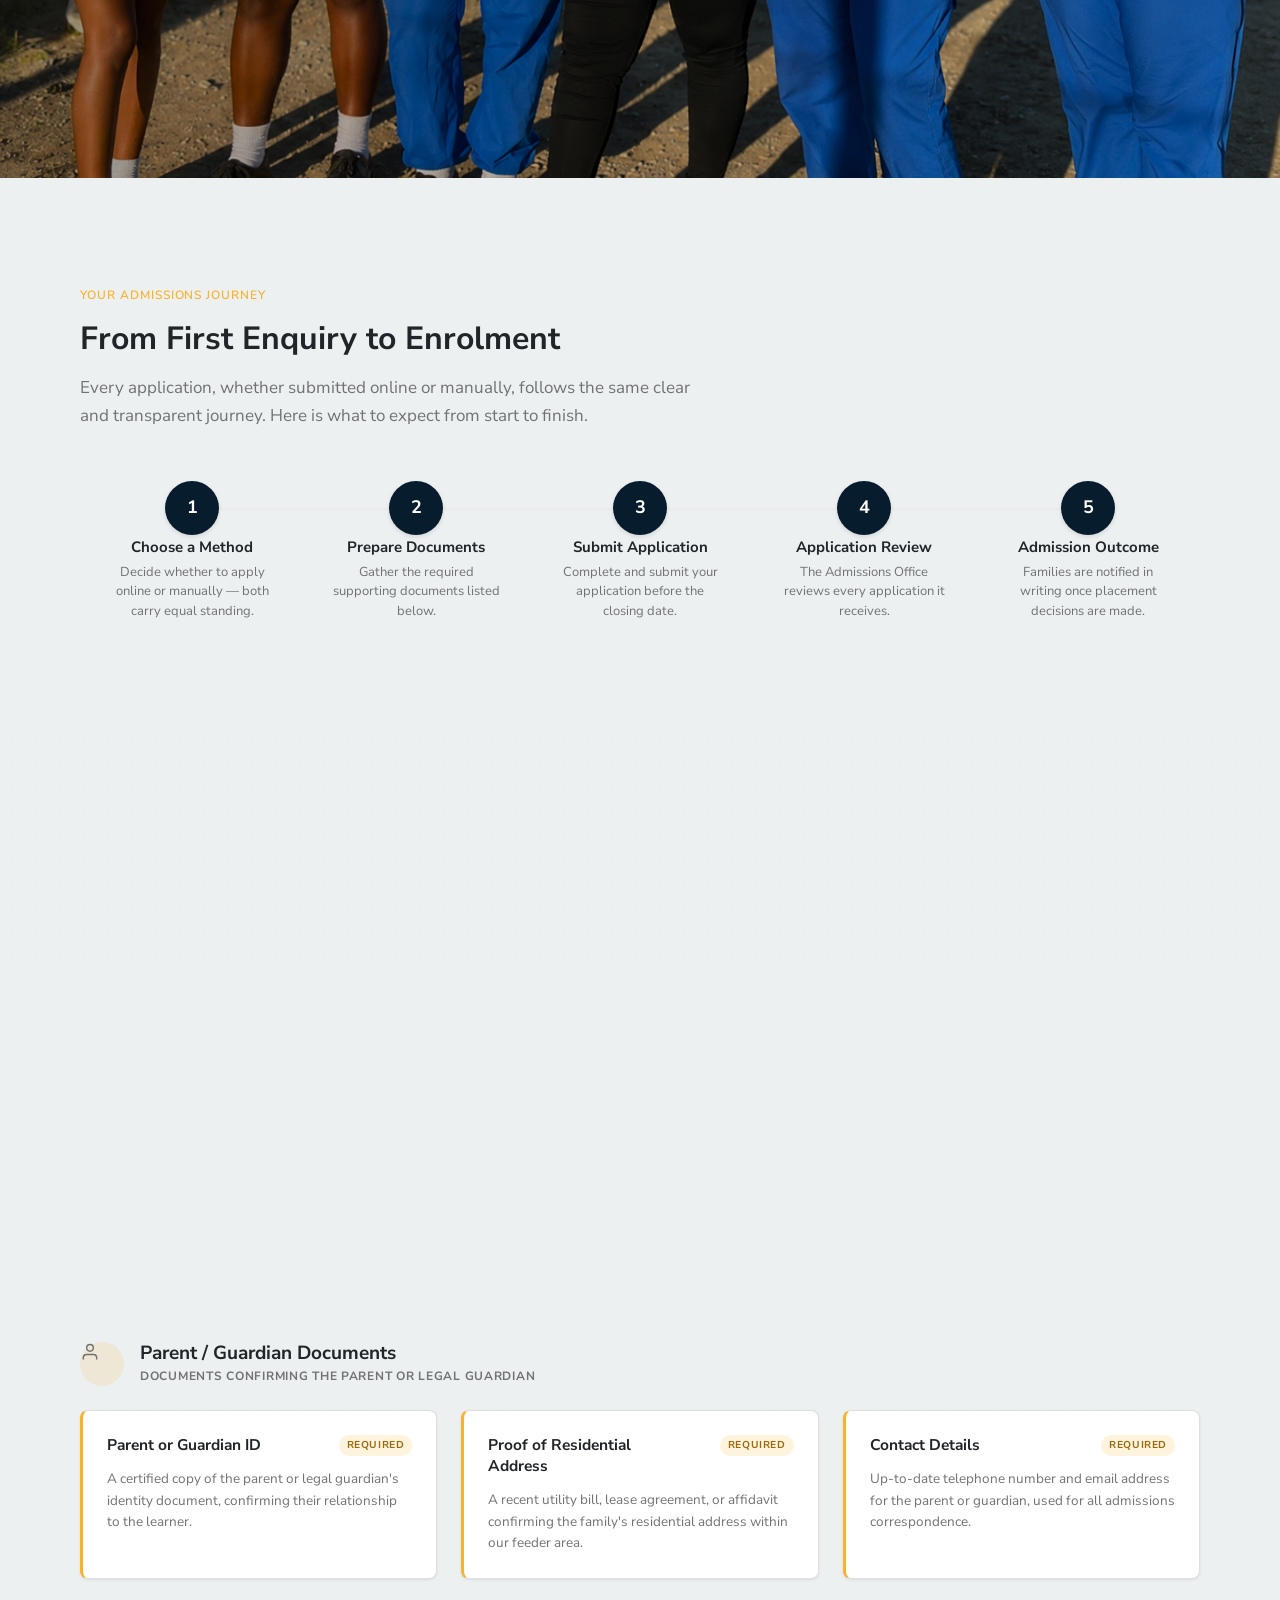
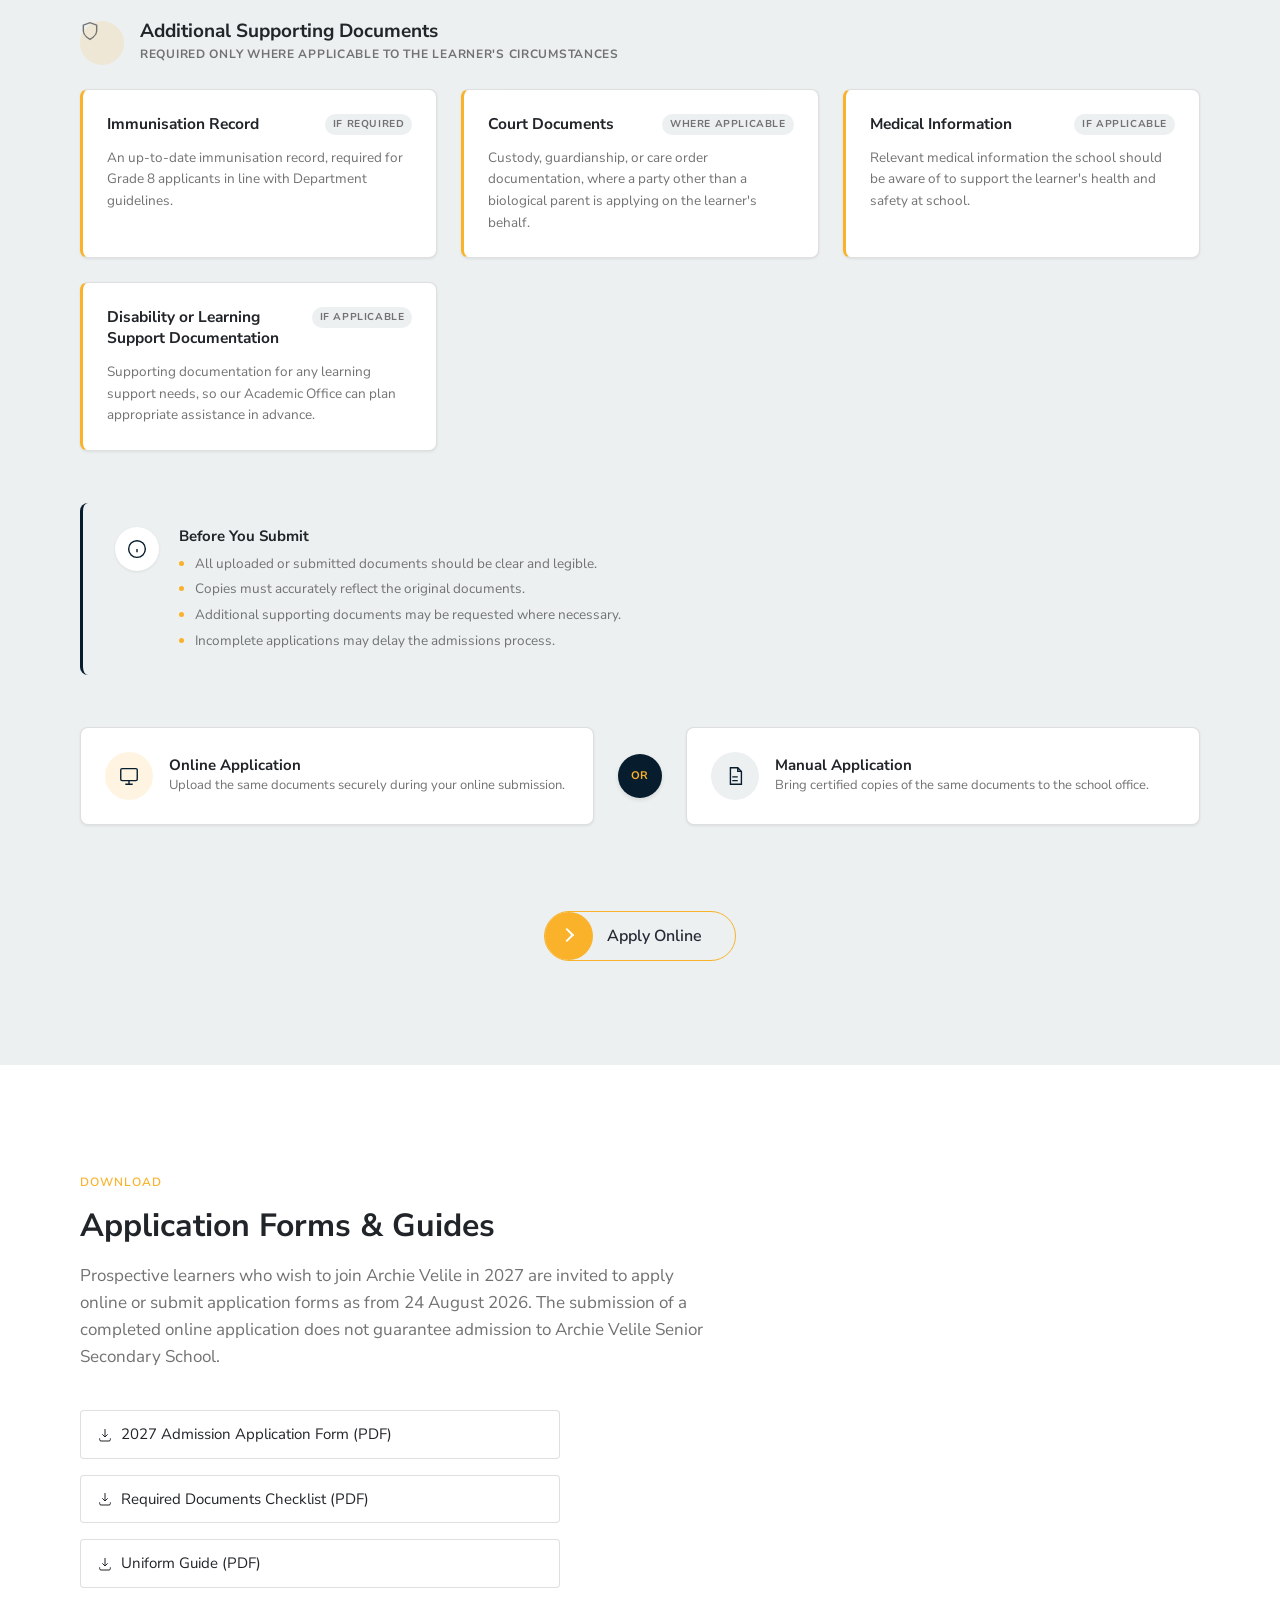
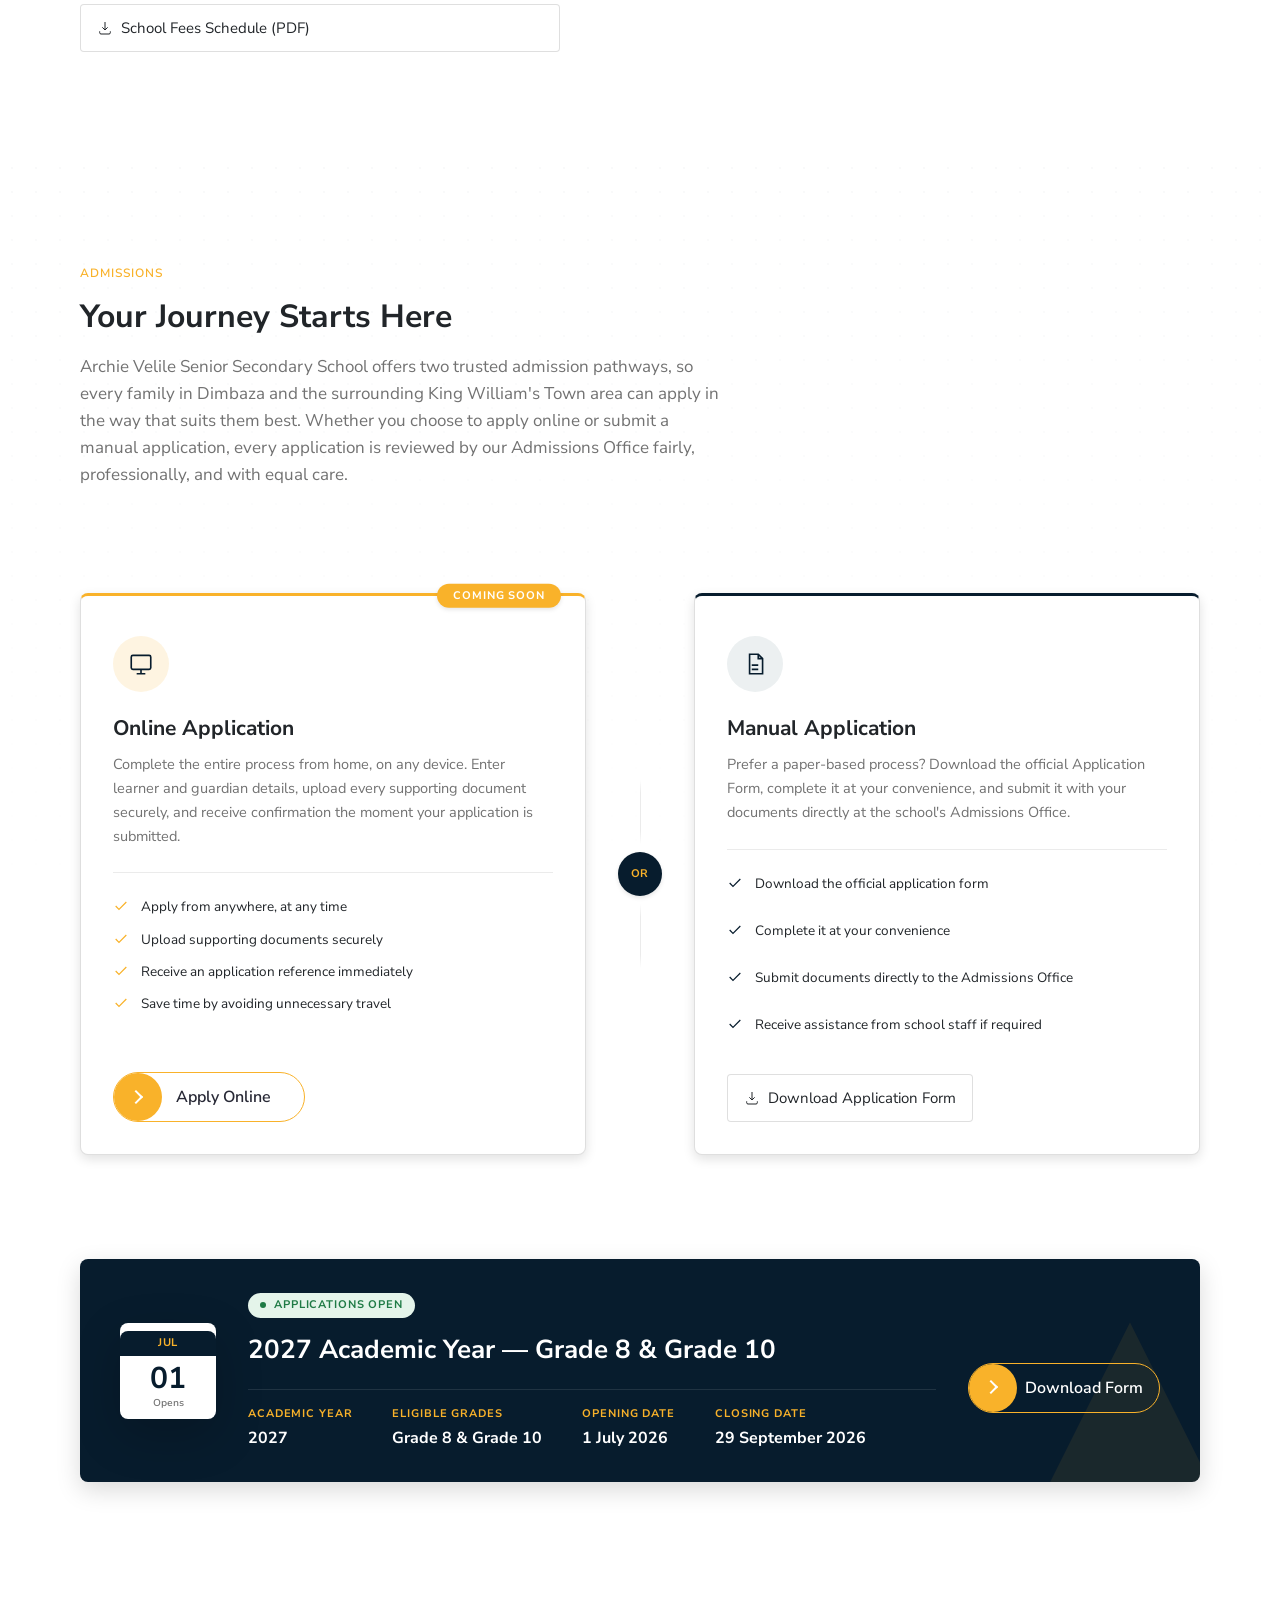
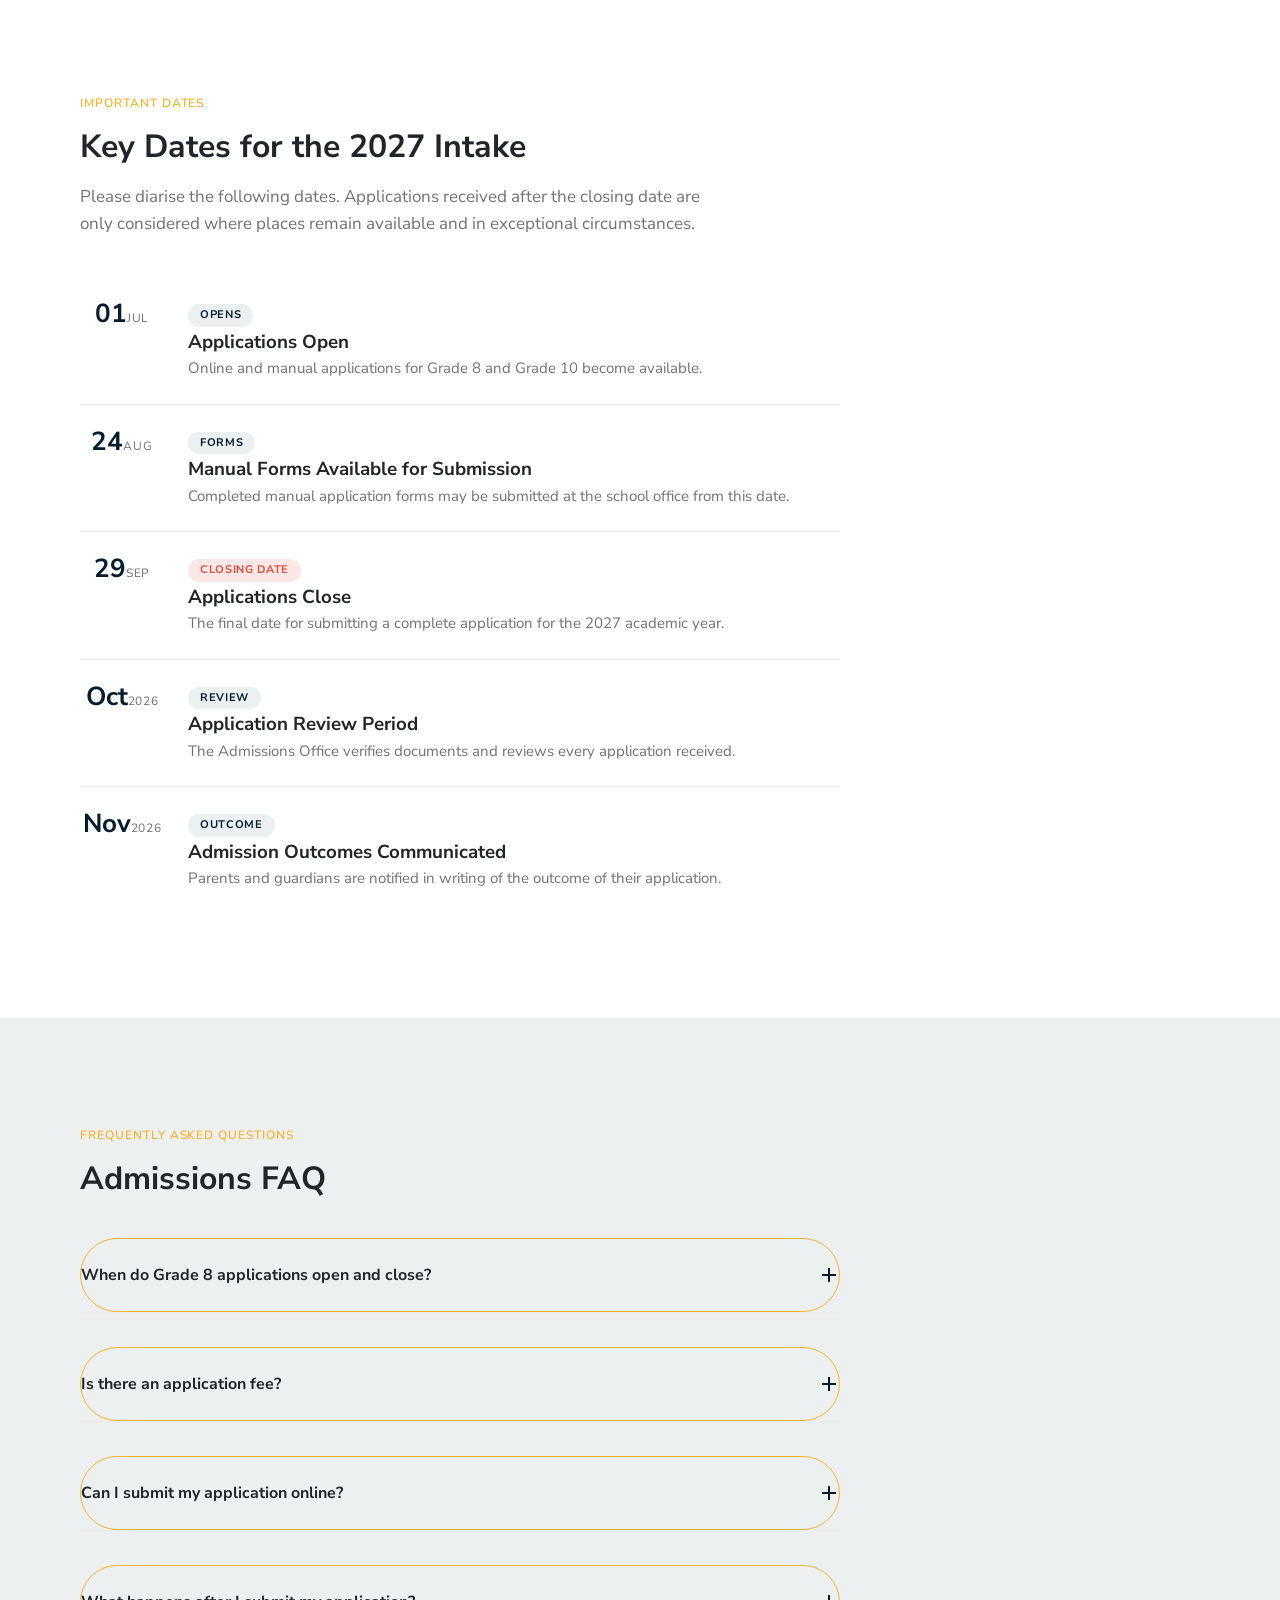
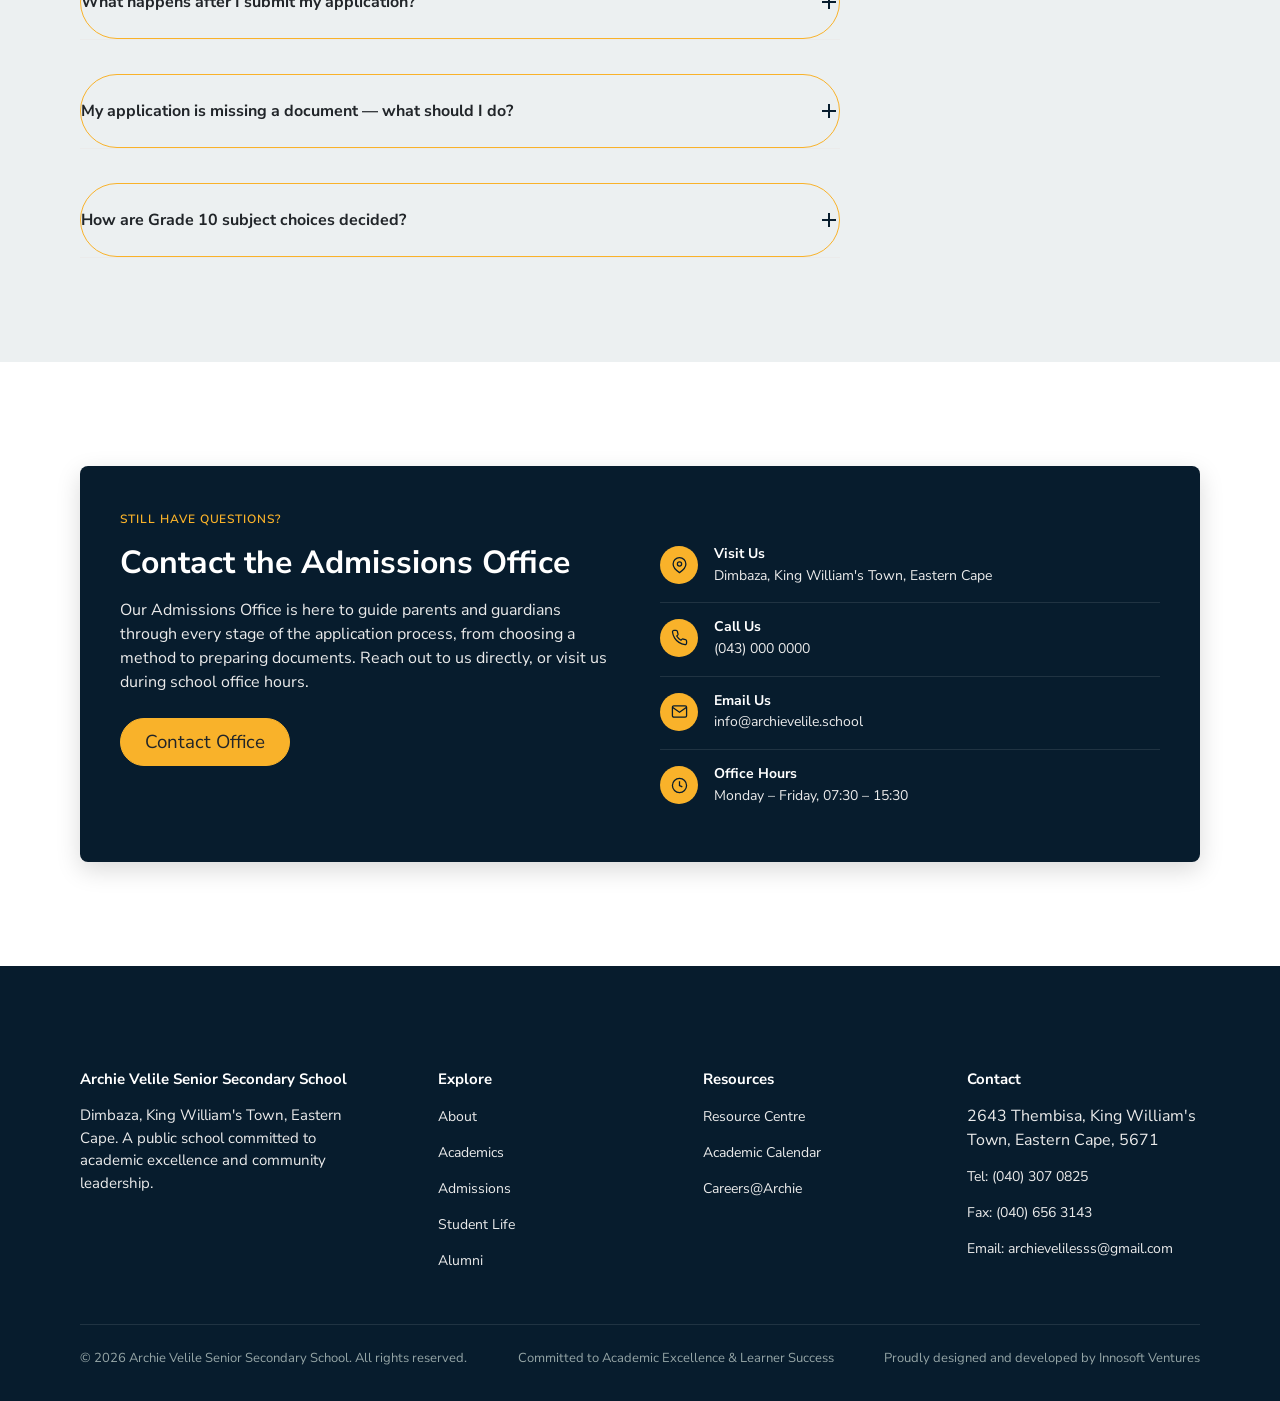
<file: HTML/admission.html>
<!DOCTYPE html>
<html lang="en">
<head>
<meta charset="UTF-8">
<meta name="viewport" content="width=device-width, initial-scale=1.0">
<title>Admissions | Archie Velile Senior Secondary School</title>
<meta name="description" content="Admissions process, required documents, and application forms for Archie Velile Senior Secondary School.">
<link href="https://fonts.googleapis.com/css?family=Nunito+Sans:200,300,400,600,700&display=swap" rel="stylesheet">
<link rel="stylesheet" href="../CSS/style.css">
</head>
<body data-page="admissions">
<a class="skip-link" href="#main">Skip to main content</a>

<div class="utility-bar">
  <div class="container">
    <div class="contact-line">
      <svg viewBox="0 0 24 24" fill="none" stroke="currentColor" stroke-width="2" stroke-linecap="round" stroke-linejoin="round" aria-hidden="true" focusable="false"><path d="M21 10c0 6.5-9 12-9 12s-9-5.5-9-12a9 9 0 1 1 18 0Z"/><circle cx="12" cy="10" r="3"/></svg>
      <span>2643 Thembisa, King William's Town, Eastern Cape · (040) 307 0825</span>
    </div>
    <div class="utility-links">
      <a href="resources.html">Resource Centre</a>
      <a href="vacancies.html">Careers@Archie</a>
      <a href="alumni.html">Alumni</a>
    </div>
  </div>
</div>

<header class="site-header">
  <div class="container">
    <a href="../index.html" class="brand" aria-label="Archie Velile Senior Secondary School — Home">
      <img
        src="../img/School-logo1.png"
        alt="Archie Velile Senior Secondary School logo"
        class="brand-logo"
        width="180"
        height="44"
      >
      <span class="brand-name">Archie Velile SSS<span>Dimbaza · Eastern Cape</span></span>
    </a>
    <nav class="main-nav" id="main-nav" aria-label="Primary">
      <a href="../index.html" data-nav="home">Home</a>
      <a href="about.html" data-nav="about">About</a>
      <a href="academics.html" data-nav="academics">Academics</a>
      <a href="admission.html" data-nav="admissions" aria-current="page">Admissions</a>
      <a href="student-life.html" data-nav="student-life">Life @ Archie</a>
      <a href="alumni.html" data-nav="alumni">Alumni</a>
      <a href="news.html" data-nav="news">News</a>
      <a href="calendar.html" data-nav="calendar">Calendar</a>
      <a href="contact.html" data-nav="contact">Contact</a>
      <a href="./online-application.html" class="btn btn-primary nav-apply">Apply</a>
    </nav>
    <button class="nav-toggle" aria-expanded="false" aria-controls="main-nav" aria-label="Toggle navigation menu">
      <span class="bar"></span>
    </button>
  </div>
</header>

<main id="main">

  <!-- ============ ACADEMICS HERO ============ -->
  <section class="academics-hero">
    <div class="academics-hero-media reveal-scale">
      <img src="../img/Class.png" alt="Learners engaged in a science lesson at Archie Velile Senior Secondary School" loading="eager">
    </div>
    <div class="academics-hero-overlay" aria-hidden="true"></div>
    <div class="academics-hero-texture" aria-hidden="true"></div>

    <div class="container" style="margin-bottom: 80px;">
      <div class="academics-hero-content stagger">
        <span class="academics-hero-eyebrow reveal" style="--i:0;">Admission</span>
        <h1 class="academics-hero-headline reveal" style="--i:1;">Begin Your Journey <em><br>to Excellence.</em></h1>
        <p class="academics-hero-lede reveal" style="--i:2;">Our admissions process is designed to make applying simple, transparent, and accessible. Whether you choose to apply online or submit a manual application, you'll find everything you need to begin your journey at Archie Velile Senior Secondary School—from admission requirements and supporting documents to key application dates and important guidance.</p>

        <div class="academics-hero-divider reveal" style="--i:3;">
          <span class="line" aria-hidden="true"></span>
          <span class="motto">Two Ways to Apply. One Commitment to Every Learner.</span>
        </div>

        <div class="academics-hero-actions reveal" style="--i:4;">
          <a href="#admission-journey" class="btn btn-discover">How to apply</a>
        </div>

      </div>
    </div>

    <div class="academics-hero-scroll" aria-hidden="true">
      <span>Scroll</span>
      <span class="academics-hero-scroll-mouse"></span>
    </div>
  </section>

  <!-- WHY APPLY -->
  <section class="why-apply-section section-soft">
    <div class="why-apply-pattern" aria-hidden="true"></div>
    <div class="container">

      <div class="why-apply-head reveal">
        <span class="eyebrow">Why Choose Archie Velile</span>
        <h2>More Than an Education —<br>A Foundation for Life</h2>
        <p class="lede">Families choose Archie Velile Senior Secondary School because we offer more than academic achievement. Ours is a nurturing environment where learners are challenged to excel, supported to grow, and prepared to become responsible, confident, and successful members of society — ready for whatever comes after matric.</p>
      </div>

      <div class="why-apply-features stagger">

        <!-- Feature One: Academic Excellence -->
        <article class="why-apply-feature reveal" style="--feature-accent: var(--gold); --i:0;">
          <div class="why-apply-media">
            <span class="why-apply-media-num" aria-hidden="true">01</span>
            <span class="why-apply-media-icon" aria-hidden="true">
              <svg viewBox="0 0 24 24" fill="none" stroke="currentColor" stroke-width="1.6"><path d="M12 3 2 8l10 5 10-5-10-5Z"/><path d="M6 10.5V16c0 1.5 2.7 3 6 3s6-1.5 6-3v-5.5"/></svg>
            </span>
          </div>
          <div class="why-apply-content">
            <span class="why-apply-eyebrow"><span class="num">01</span> Academic Excellence</span>
            <h3>A Culture Built on High <br>Expectations</h3>
            <p class="body-lg">Learning at Archie Velile is guided by experienced, subject-specialist educators who bring both deep subject knowledge and genuine dedication to the classroom. We hold every learner to high expectations, backed by structured support for those who need extra attention and stretch opportunities for high achievers — so consistent academic achievement is the norm, not the exception.</p>
            <ul class="why-apply-points">
              <li><svg viewBox="0 0 24 24" fill="none" stroke="currentColor" stroke-width="1.8"><path d="M4 12l5 5L20 6"/></svg>Subject-specialist teaching staff</li>
              <li><svg viewBox="0 0 24 24" fill="none" stroke="currentColor" stroke-width="1.8"><path d="M4 12l5 5L20 6"/></svg>Structured learner support</li>
              <li><svg viewBox="0 0 24 24" fill="none" stroke="currentColor" stroke-width="1.8"><path d="M4 12l5 5L20 6"/></svg>Stretch opportunities for top achievers</li>
              <li><svg viewBox="0 0 24 24" fill="none" stroke="currentColor" stroke-width="1.8"><path d="M4 12l5 5L20 6"/></svg>Consistent, tracked results</li>
            </ul>
          </div>
        </article>

        <!-- Feature Two: A Caring Community -->
        <article class="why-apply-feature reveal" style="--feature-accent: var(--teal); --i:1;">
          <div class="why-apply-media">
            <span class="why-apply-media-num" aria-hidden="true">02</span>
            <span class="why-apply-media-icon" aria-hidden="true">
              <svg viewBox="0 0 24 24" fill="none" stroke="currentColor" stroke-width="1.6"><path d="M12 21s-7-4.5-9.5-9A5.5 5.5 0 0 1 12 6a5.5 5.5 0 0 1 9.5 6c-2.5 4.5-9.5 9-9.5 9Z"/></svg>
            </span>
          </div>
          <div class="why-apply-content">
            <span class="why-apply-eyebrow"><span class="num">02</span> A Caring Community</span>
            <h3>Every Learner Known, Valued, <br>and Supported</h3>
            <p class="body-lg">We are proudly small enough that staff know every learner by name. A dedicated pastoral care system watches over wellbeing, respect, and inclusion in equal measure, while strong relationships between educators, learners, and parents keep families informed and involved throughout the school year — so no learner ever feels like just a number.</p>
            <ul class="why-apply-points">
              <li><svg viewBox="0 0 24 24" fill="none" stroke="currentColor" stroke-width="1.8"><path d="M4 12l5 5L20 6"/></svg>A safe, respectful learning environment</li>
              <li><svg viewBox="0 0 24 24" fill="none" stroke="currentColor" stroke-width="1.8"><path d="M4 12l5 5L20 6"/></svg>Individual attention for every learner</li>
              <li><svg viewBox="0 0 24 24" fill="none" stroke="currentColor" stroke-width="1.8"><path d="M4 12l5 5L20 6"/></svg>Active pastoral care system</li>
              <li><svg viewBox="0 0 24 24" fill="none" stroke="currentColor" stroke-width="1.8"><path d="M4 12l5 5L20 6"/></svg>Parents kept informed all year</li>
            </ul>
          </div>
        </article>

        <!-- Feature Three: Preparing for the Future -->
        <article class="why-apply-feature reveal" style="--feature-accent: var(--navy-institutional); --i:2;">
          <div class="why-apply-media">
            <span class="why-apply-media-num" aria-hidden="true">03</span>
            <span class="why-apply-media-icon" aria-hidden="true">
              <svg viewBox="0 0 24 24" fill="none" stroke="currentColor" stroke-width="1.6"><path d="M4 20V10l8-6 8 6v10"/><path d="M9 20v-6h6v6"/></svg>
            </span>
          </div>
          <div class="why-apply-content">
            <span class="why-apply-eyebrow"><span class="num">03</span> Preparing for What's Next</span>
            <h3>Ready for Life Beyond <br>Matric</h3>
            <p class="body-lg">We prepare learners for far more than an exam. Leadership development, career-awareness programmes, and subject guidance help learners discover their direction, while consistent academic reporting keeps families confidently informed as their child plans for tertiary study, the workplace, or responsible citizenship — building the habits of lifelong learning along the way.</p>
            <ul class="why-apply-points">
              <li><svg viewBox="0 0 24 24" fill="none" stroke="currentColor" stroke-width="1.8"><path d="M4 12l5 5L20 6"/></svg>Leadership development programmes</li>
              <li><svg viewBox="0 0 24 24" fill="none" stroke="currentColor" stroke-width="1.8"><path d="M4 12l5 5L20 6"/></svg>Career awareness &amp; subject guidance</li>
              <li><svg viewBox="0 0 24 24" fill="none" stroke="currentColor" stroke-width="1.8"><path d="M4 12l5 5L20 6"/></svg>University &amp; workplace readiness</li>
              <li><svg viewBox="0 0 24 24" fill="none" stroke="currentColor" stroke-width="1.8"><path d="M4 12l5 5L20 6"/></svg>A foundation for responsible citizenship</li>
            </ul>
          </div>
        </article>

      </div>

      <!-- Trust indicators -->
      <div class="why-apply-trust reveal">
        <span class="why-apply-trust-item">
          <svg viewBox="0 0 24 24" fill="none" stroke="currentColor" stroke-width="1.8"><path d="M12 3 2 8l10 5 10-5-10-5Z"/><path d="M6 10.5V16c0 1.5 2.7 3 6 3s6-1.5 6-3v-5.5"/></svg>
          Experienced Educators
        </span>
        <span class="why-apply-trust-item">
          <svg viewBox="0 0 24 24" fill="none" stroke="currentColor" stroke-width="1.8"><path d="M4 20V10l8-6 8 6v10"/><path d="M9 20v-6h6v6"/></svg>
          Four Academic Faculties
        </span>
        <span class="why-apply-trust-item">
          <svg viewBox="0 0 24 24" fill="none" stroke="currentColor" stroke-width="1.8"><path d="M4 12l5 5L20 6"/></svg>
          National Curriculum Statement (NCS)
        </span>
        <span class="why-apply-trust-item">
          <svg viewBox="0 0 24 24" fill="none" stroke="currentColor" stroke-width="1.8"><path d="M4 12l5 5L20 6"/></svg>
          NSC Examination Preparation
        </span>
        <span class="why-apply-trust-item">
          <svg viewBox="0 0 24 24" fill="none" stroke="currentColor" stroke-width="1.8"><path d="M12 21s-7-4.5-9.5-9A5.5 5.5 0 0 1 12 6a5.5 5.5 0 0 1 9.5 6c-2.5 4.5-9.5 9-9.5 9Z"/></svg>
          Learner-Centred Education
        </span>
        <span class="why-apply-trust-item">
          <svg viewBox="0 0 24 24" fill="none" stroke="currentColor" stroke-width="1.8"><path d="M4 12l5 5L20 6"/></svg>
          Holistic Development
        </span>
      </div>

    </div>
  </section>

  <!-- ADMISSION REQUIREMENTS -->
  <section>
    <div class="container">
      <div class="section-head reveal">
        <span class="eyebrow">Admission Requirements</span>
        <h2>What We Look For</h2>
        <p class="lede" style="margin-top: var(--space-lg);">Admission requirements differ slightly for learners entering Grade 8 and those entering Grade 10, since each intake marks a different stage of the secondary school journey. Both intakes are considered fairly, in line with the admission policy of the Eastern Cape Department of Basic Education.</p>
      </div>

      <div class="requirements-grid">
        <div class="requirement-panel reveal">
          <h4>Grade 8 Applicants</h4>
          <p class="body-std">For learners moving from primary to secondary school. Applicants must meet the age requirements for Grade 8 entry set out by the Department of Basic Education and provide evidence of successful completion of Grade 7.</p>
          <ul class="requirement-list">
            <li><svg viewBox="0 0 24 24" fill="none" stroke="currentColor" stroke-width="1.8"><path d="M4 12l5 5L20 6"/></svg>Completed Grade 7, with a final school report</li>
            <li><svg viewBox="0 0 24 24" fill="none" stroke="currentColor" stroke-width="1.8"><path d="M4 12l5 5L20 6"/></svg>Meets the Department's age requirement for Grade 8 entry</li>
            <li><svg viewBox="0 0 24 24" fill="none" stroke="currentColor" stroke-width="1.8"><path d="M4 12l5 5L20 6"/></svg>Resides within, or has a documented connection to, our feeder area</li>
            <li><svg viewBox="0 0 24 24" fill="none" stroke="currentColor" stroke-width="1.8"><path d="M4 12l5 5L20 6"/></svg>Up-to-date immunisation record</li>
          </ul>
        </div>
        <div class="requirement-panel reveal">
          <h4>Grade 10 Applicants</h4>
          <p class="body-std">For learners completing the General Education and Training band and progressing into the Further Education and Training phase. Subject choices at this stage are guided by each learner's Grade 9 results and career interests.</p>
          <ul class="requirement-list">
            <li><svg viewBox="0 0 24 24" fill="none" stroke="currentColor" stroke-width="1.8"><path d="M4 12l5 5L20 6"/></svg>Completed Grade 9, with a final school report</li>
            <li><svg viewBox="0 0 24 24" fill="none" stroke="currentColor" stroke-width="1.8"><path d="M4 12l5 5L20 6"/></svg>Meets the subject prerequisites for the desired subject stream</li>
            <li><svg viewBox="0 0 24 24" fill="none" stroke="currentColor" stroke-width="1.8"><path d="M4 12l5 5L20 6"/></svg>Transfer learners: most recent report and a transfer or deregistration letter</li>
            <li><svg viewBox="0 0 24 24" fill="none" stroke="currentColor" stroke-width="1.8"><path d="M4 12l5 5L20 6"/></svg>A short subject-guidance discussion with our Academic Office, on request</li>
          </ul>
        </div>
      </div>
    </div>
  </section>

  <!-- ============ START YOUR JOURNEY ============ -->
  <section class="journey-cta">
    <div class="journey-cta-media reveal-scale">
      <img src="../img/One-love.png" alt="" class="journey-cta-image">
    </div>
    <div class="journey-cta-overlay" aria-hidden="true"></div>
    <div class="container">
      <div class="journey-cta-card stagger">
        <span class="journey-cta-icon reveal" style="--i:0;" aria-hidden="true">
          <img src="../icon/King-Protea.svg" alt="">
        </span>
      
        <h2 class="journey-cta-headline reveal" style="--i:1;">Join Our Learning Community</h2>
        <p class="journey-cta-desc reveal" style="--i:2;">We welcome prospective learners and their families to explore our admissions process. Whether applying online or through our manual application process, you'll find clear guidance and everything you need to submit your application with confidence.</p>
        <a href="#methods" class="btn btn-ghost" style="margin-top: 25px;">Explore Application Options →</a>
      </div>
    </div>
  </section>

  <!-- ADMISSIONS JOURNEY -->
  <section class="section-soft" id="admission-journey">
    <div class="container">
      <div class="section-head reveal">
        <span class="eyebrow">Your Admissions Journey</span>
        <h2>From First Enquiry to Enrolment</h2>
        <p class="lede" style="margin-top: var(--space-lg);">Every application, whether submitted online or manually, follows the same clear and transparent journey. Here is what to expect from start to finish.</p>
      </div>

      <div class="journey-stepper reveal">
        <div class="journey-step">
          <span class="journey-step-marker">1</span>
          <span class="journey-step-label">Choose a Method</span>
          <p class="journey-step-desc">Decide whether to apply online or manually — both carry equal standing.</p>
        </div>
        <div class="journey-step">
          <span class="journey-step-marker">2</span>
          <span class="journey-step-label">Prepare Documents</span>
          <p class="journey-step-desc">Gather the required supporting documents listed below.</p>
        </div>
        <div class="journey-step">
          <span class="journey-step-marker">3</span>
          <span class="journey-step-label">Submit Application</span>
          <p class="journey-step-desc">Complete and submit your application before the closing date.</p>
        </div>
        <div class="journey-step">
          <span class="journey-step-marker">4</span>
          <span class="journey-step-label">Application Review</span>
          <p class="journey-step-desc">The Admissions Office reviews every application it receives.</p>
        </div>
        <div class="journey-step">
          <span class="journey-step-marker">5</span>
          <span class="journey-step-label">Admission Outcome</span>
          <p class="journey-step-desc">Families are notified in writing once placement decisions are made.</p>
        </div>
      </div>
    </div>
  </section>

  <!-- REQUIRED DOCUMENTS -->
  <section class="documents-section section-soft" id="forms">
    <div class="documents-pattern" aria-hidden="true"></div>
    <div class="container">

      <div class="documents-head reveal">
        <span class="eyebrow">Admissions Checklist</span>
        <h2>Required Supporting Documents</h2>
        <p class="lede">Preparing the required supporting documents before beginning an application helps ensure the admissions process is completed accurately and without unnecessary delays. Please review the checklist below carefully and gather every applicable document ahead of time.</p>
      </div>

      <!-- Learner Documents -->
      <div class="document-categories">

        <div class="reveal">
          <div class="document-category-label">
            <span class="document-category-icon" aria-hidden="true">
              <svg viewBox="0 0 24 24" fill="none" stroke="currentColor" stroke-width="1.7"><path d="M4 19.5A2.5 2.5 0 0 1 6.5 17H20"/><path d="M6.5 2H20v20H6.5A2.5 2.5 0 0 1 4 19.5v-15A2.5 2.5 0 0 1 6.5 2Z"/></svg>
            </span>
            <div>
              <h3>Learner Documents</h3>
              <span>Documents relating to the applying learner</span>
            </div>
          </div>
          <div class="document-grid stagger">
            <div class="document-card reveal" style="--i:0;">
              <div class="document-card-top">
                <h4>Unabridged Birth Certificate</h4>
                <span class="document-status">Required</span>
              </div>
              <p>A certified copy confirming the learner's identity and date of birth, used to verify eligibility for the relevant grade intake.</p>
            </div>
            <div class="document-card reveal" style="--i:1;">
              <div class="document-card-top">
                <h4>Most Recent School Report</h4>
                <span class="document-status">Required</span>
              </div>
              <p>The learner's final school report, showing completed grade level and academic performance to date.</p>
            </div>
            <div class="document-card reveal" style="--i:2;">
              <div class="document-card-top">
                <h4>Transfer Letter</h4>
                <span class="document-status is-conditional">If applicable</span>
              </div>
              <p>Required for transfer learners moving from another school, confirming deregistration from their previous institution.</p>
            </div>
          </div>
        </div>

        <!-- Parent / Guardian Documents -->
        <div class="reveal">
          <div class="document-category-label">
            <span class="document-category-icon" aria-hidden="true">
              <svg viewBox="0 0 24 24" fill="none" stroke="currentColor" stroke-width="1.7"><path d="M20 21v-2a4 4 0 0 0-4-4H8a4 4 0 0 0-4 4v2"/><circle cx="12" cy="7" r="4"/></svg>
            </span>
            <div>
              <h3>Parent / Guardian Documents</h3>
              <span>Documents confirming the parent or legal guardian</span>
            </div>
          </div>
          <div class="document-grid stagger">
            <div class="document-card reveal" style="--i:0;">
              <div class="document-card-top">
                <h4>Parent or Guardian ID</h4>
                <span class="document-status">Required</span>
              </div>
              <p>A certified copy of the parent or legal guardian's identity document, confirming their relationship to the learner.</p>
            </div>
            <div class="document-card reveal" style="--i:1;">
              <div class="document-card-top">
                <h4>Proof of Residential Address</h4>
                <span class="document-status">Required</span>
              </div>
              <p>A recent utility bill, lease agreement, or affidavit confirming the family's residential address within our feeder area.</p>
            </div>
            <div class="document-card reveal" style="--i:2;">
              <div class="document-card-top">
                <h4>Contact Details</h4>
                <span class="document-status">Required</span>
              </div>
              <p>Up-to-date telephone number and email address for the parent or guardian, used for all admissions correspondence.</p>
            </div>
          </div>
        </div>

        <!-- Additional Supporting Documents -->
        <div class="reveal">
          <div class="document-category-label">
            <span class="document-category-icon" aria-hidden="true">
              <svg viewBox="0 0 24 24" fill="none" stroke="currentColor" stroke-width="1.7"><path d="M12 22s8-4 8-10V5l-8-3-8 3v7c0 6 8 10 8 10Z"/></svg>
            </span>
            <div>
              <h3>Additional Supporting Documents</h3>
              <span>Required only where applicable to the learner's circumstances</span>
            </div>
          </div>
          <div class="document-grid stagger">
            <div class="document-card reveal" style="--i:0;">
              <div class="document-card-top">
                <h4>Immunisation Record</h4>
                <span class="document-status is-conditional">If required</span>
              </div>
              <p>An up-to-date immunisation record, required for Grade 8 applicants in line with Department guidelines.</p>
            </div>
            <div class="document-card reveal" style="--i:1;">
              <div class="document-card-top">
                <h4>Court Documents</h4>
                <span class="document-status is-conditional">Where applicable</span>
              </div>
              <p>Custody, guardianship, or care order documentation, where a party other than a biological parent is applying on the learner's behalf.</p>
            </div>
            <div class="document-card reveal" style="--i:2;">
              <div class="document-card-top">
                <h4>Medical Information</h4>
                <span class="document-status is-conditional">If applicable</span>
              </div>
              <p>Relevant medical information the school should be aware of to support the learner's health and safety at school.</p>
            </div>
            <div class="document-card reveal" style="--i:3;">
              <div class="document-card-top">
                <h4>Disability or Learning Support Documentation</h4>
                <span class="document-status is-conditional">If applicable</span>
              </div>
              <p>Supporting documentation for any learning support needs, so our Academic Office can plan appropriate assistance in advance.</p>
            </div>
          </div>
        </div>

      </div>

      <!-- Elegant information notice -->
      <div class="documents-notice reveal">
        <span class="documents-notice-icon" aria-hidden="true">
          <svg viewBox="0 0 24 24" fill="none" stroke="currentColor" stroke-width="1.7"><circle cx="12" cy="12" r="10"/><path d="M12 16v-4M12 8h.01"/></svg>
        </span>
        <div>
          <h5>Before You Submit</h5>
          <ul>
            <li>All uploaded or submitted documents should be clear and legible.</li>
            <li>Copies must accurately reflect the original documents.</li>
            <li>Additional supporting documents may be requested where necessary.</li>
            <li>Incomplete applications may delay the admissions process.</li>
          </ul>
        </div>
      </div>

      <!-- Applies to both methods -->
      <div class="documents-methods reveal">
        <div class="documents-method-panel documents-method-panel--online">
          <span class="documents-method-icon" aria-hidden="true">
            <svg viewBox="0 0 24 24" fill="none" stroke="currentColor" stroke-width="1.5"><rect x="3" y="4" width="18" height="13" rx="1.5"/><path d="M8 21h8M12 17v4"/></svg>
          </span>
          <div>
            <h5>Online Application</h5>
            <p>Upload the same documents securely during your online submission.</p>
          </div>
        </div>
        <span class="documents-methods-badge">Or</span>
        <div class="documents-method-panel documents-method-panel--manual">
          <span class="documents-method-icon" aria-hidden="true">
            <svg viewBox="0 0 24 24" fill="none" stroke="currentColor" stroke-width="1.5"><path d="M7 3h8l4 4v14H7z"/><path d="M15 3v4h4M9 13h6M9 17h6"/></svg>
          </span>
          <div>
            <h5>Manual Application</h5>
            <p>Bring certified copies of the same documents to the school office.</p>
          </div>
        </div>
      </div>

      <!-- CTA -->
      <div class="documents-cta-wrap reveal">
        <div class="button-wrapper center">
          <button class="learn-more">
            <span class="circle" aria-hidden="true"><span class="icon arrow"></span></span>
            <a href="./online-application.html" class="button-text">Apply Online</a>
          </button>
        </div>
      </div>

    </div>
  </section>

  <!-- APPLICATION FORMS & GUIDES -->
  <section>
    <div class="container">
      <div class="section-head reveal">
        <span class="eyebrow">Download</span>
        <h2>Application Forms &amp; Guides</h2>
        <p class="lede" style="margin-top: var(--space-lg);">Prospective learners who wish to join Archie Velile in 2027 are invited to apply online or submit application forms as from 24 August 2026. The submission of a completed online application does not guarantee admission to Archie Velile Senior Secondary School.</p>
      </div>
      <div class="flex" style="flex-direction:column; gap: var(--space-lg); max-width: 480px;">
        <a href="#" class="btn-download">
          <svg viewBox="0 0 24 24" fill="none" stroke="currentColor" stroke-width="1.5"><path d="M12 3v12m0 0 4-4m-4 4-4-4"/><path d="M4 17v2a2 2 0 0 0 2 2h12a2 2 0 0 0 2-2v-2"/></svg>
          2027 Admission Application Form (PDF)
        </a>
        <a href="#" class="btn-download">
          <svg viewBox="0 0 24 24" fill="none" stroke="currentColor" stroke-width="1.5"><path d="M12 3v12m0 0 4-4m-4 4-4-4"/><path d="M4 17v2a2 2 0 0 0 2 2h12a2 2 0 0 0 2-2v-2"/></svg>
          Required Documents Checklist (PDF)
        </a>
        <a href="#" class="btn-download">
          <svg viewBox="0 0 24 24" fill="none" stroke="currentColor" stroke-width="1.5"><path d="M12 3v12m0 0 4-4m-4 4-4-4"/><path d="M4 17v2a2 2 0 0 0 2 2h12a2 2 0 0 0 2-2v-2"/></svg>
          Uniform Guide (PDF)
        </a>
        <a href="#" class="btn-download">
          <svg viewBox="0 0 24 24" fill="none" stroke="currentColor" stroke-width="1.5"><path d="M12 3v12m0 0 4-4m-4 4-4-4"/><path d="M4 17v2a2 2 0 0 0 2 2h12a2 2 0 0 0 2-2v-2"/></svg>
          School Fees Schedule (PDF)
        </a>
      </div>
    </div>
  </section>

  <!-- ADMISSIONS AT A GLANCE -->
  <section id="methods" class="glance-section">
    <div class="glance-pattern" aria-hidden="true"></div>
    <div class="container">

      <div class="glance-head reveal">
        <span class="eyebrow">Admissions</span>
        <h2>Your Journey Starts Here</h2>
        <p class="lede">Archie Velile Senior Secondary School offers two trusted admission pathways, so every family in Dimbaza and the surrounding King William's Town area can apply in the way that suits them best. Whether you choose to apply online or submit a manual application, every application is reviewed by our Admissions Office fairly, professionally, and with equal care.</p>
      </div>

      <div class="glance-pathways stagger">

        <!-- Online pathway -->
        <div class="glance-pathway glance-pathway--online reveal" style="--i:0;">
          <span class="glance-pathway-badge" style="color: #fff;">Coming Soon</span>
          <span class="glance-pathway-icon" aria-hidden="true">
            <svg viewBox="0 0 24 24" fill="none" stroke="currentColor" stroke-width="1.5"><rect x="3" y="4" width="18" height="13" rx="1.5"/><path d="M8 21h8M12 17v4"/></svg>
          </span>
          <h3>Online Application</h3>
          <p class="glance-pathway-desc">Complete the entire process from home, on any device. Enter learner and guardian details, upload every supporting document securely, and receive confirmation the moment your application is submitted.</p>
          <ul class="glance-benefits">
            <li><svg viewBox="0 0 24 24" fill="none" stroke="currentColor" stroke-width="1.8"><path d="M4 12l5 5L20 6"/></svg>Apply from anywhere, at any time</li>
            <li><svg viewBox="0 0 24 24" fill="none" stroke="currentColor" stroke-width="1.8"><path d="M4 12l5 5L20 6"/></svg>Upload supporting documents securely</li>
            <li><svg viewBox="0 0 24 24" fill="none" stroke="currentColor" stroke-width="1.8"><path d="M4 12l5 5L20 6"/></svg>Receive an application reference immediately</li>
            <li><svg viewBox="0 0 24 24" fill="none" stroke="currentColor" stroke-width="1.8"><path d="M4 12l5 5L20 6"/></svg>Save time by avoiding unnecessary travel</li>
          </ul>
          <div class="button-wrapper left glance-pathway-cta">
            <button class="learn-more">
              <span class="circle" aria-hidden="true"><span class="icon arrow"></span></span>
              <a href="./online-application.html" class="button-text">Apply Online</a>
            </button>
          </div>
        </div>

        <!-- Connector -->
        <div class="glance-connector" aria-hidden="true">
          <span class="glance-connector-line"></span>
          <span class="glance-connector-badge">OR</span>
          <span class="glance-connector-line"></span>
        </div>

        <!-- Manual pathway -->
        <div class="glance-pathway glance-pathway--manual reveal" style="--i:1;">
          <span class="glance-pathway-icon" aria-hidden="true">
            <svg viewBox="0 0 24 24" fill="none" stroke="currentColor" stroke-width="1.5"><path d="M7 3h8l4 4v14H7z"/><path d="M15 3v4h4M9 13h6M9 17h6"/></svg>
          </span>
          <h3>Manual Application</h3>
          <p class="glance-pathway-desc">Prefer a paper-based process? Download the official Application Form, complete it at your convenience, and submit it with your documents directly at the school's Admissions Office.</p>
          <ul class="glance-benefits">
            <li><svg viewBox="0 0 24 24" fill="none" stroke="currentColor" stroke-width="1.8"><path d="M4 12l5 5L20 6"/></svg>Download the official application form</li>
            <li><svg viewBox="0 0 24 24" fill="none" stroke="currentColor" stroke-width="1.8"><path d="M4 12l5 5L20 6"/></svg>Complete it at your convenience</li>
            <li><svg viewBox="0 0 24 24" fill="none" stroke="currentColor" stroke-width="1.8"><path d="M4 12l5 5L20 6"/></svg>Submit documents directly to the Admissions Office</li>
            <li><svg viewBox="0 0 24 24" fill="none" stroke="currentColor" stroke-width="1.8"><path d="M4 12l5 5L20 6"/></svg>Receive assistance from school staff if required</li>
          </ul>
          <a href="#forms" class="btn btn-download glance-pathway-cta">
            <svg viewBox="0 0 24 24" fill="none" stroke="currentColor" stroke-width="1.5"><path d="M12 3v12m0 0 4-4m-4 4-4-4"/><path d="M4 17v2a2 2 0 0 0 2 2h12a2 2 0 0 0 2-2v-2"/></svg>
            Download Application Form
          </a>
        </div>
      </div>

      <!-- Applications Open — institutional alert -->
      <div class="glance-alert reveal-scale">
        <div class="glance-alert-cal" aria-hidden="true">
          <span class="cal-month">Jul</span>
          <span class="cal-day">01</span>
          <span class="cal-label">Opens</span>
        </div>
        <div>
          <span class="glance-alert-badge"><span class="dot"></span> Applications Open</span>
          <h3 class="glance-alert-title">2027 Academic Year — Grade 8 &amp; Grade 10</h3>
          <div class="glance-alert-meta">
            <div class="glance-alert-meta-item">
              <span class="label">Academic Year</span>
              <span class="value">2027</span>
            </div>
            <div class="glance-alert-meta-item">
              <span class="label">Eligible Grades</span>
              <span class="value">Grade 8 &amp; Grade 10</span>
            </div>
            <div class="glance-alert-meta-item">
              <span class="label">Opening Date</span>
              <span class="value">1 July 2026</span>
            </div>
            <div class="glance-alert-meta-item">
              <span class="label">Closing Date</span>
              <span class="value">29 September 2026</span>
            </div>
          </div>
        </div>
        <div class="glance-alert-actions">
          <div class="button-wrapper left">
            <button class="learn-more">
              <span class="circle" aria-hidden="true"><span class="icon arrow"></span></span>
              <a href="./online-application.html" class="button-text" style="color:#fff; padding-left:10px;">Download Form</a>
            </button>
          </div>
        </div>
      </div>

    </div>
  </section>

  <!-- IMPORTANT DATES -->
  <section>
    <div class="container">
      <div class="section-head reveal">
        <span class="eyebrow">Important Dates</span>
        <h2>Key Dates for the 2027 Intake</h2>
        <p class="lede" style="margin-top: var(--space-lg);">Please diarise the following dates. Applications received after the closing date are only considered where places remain available and in exceptional circumstances.</p>
      </div>

      <div class="key-dates-list reveal" style="max-width: 760px;">
        <div class="list-row">
          <div class="list-date"><span class="day">01</span><span class="month">Jul</span></div>
          <div>
            <span class="key-dates-tag">Opens</span>
            <h5>Applications Open</h5>
            <p class="body-std" style="color: var(--gray-light); margin-top: var(--space-xs);">Online and manual applications for Grade 8 and Grade 10 become available.</p>
          </div>
        </div>
        <div class="list-row">
          <div class="list-date"><span class="day">24</span><span class="month">Aug</span></div>
          <div>
            <span class="key-dates-tag">Forms</span>
            <h5>Manual Forms Available for Submission</h5>
            <p class="body-std" style="color: var(--gray-light); margin-top: var(--space-xs);">Completed manual application forms may be submitted at the school office from this date.</p>
          </div>
        </div>
        <div class="list-row">
          <div class="list-date"><span class="day">29</span><span class="month">Sep</span></div>
          <div>
            <span class="key-dates-tag is-deadline">Closing Date</span>
            <h5>Applications Close</h5>
            <p class="body-std" style="color: var(--gray-light); margin-top: var(--space-xs);">The final date for submitting a complete application for the 2027 academic year.</p>
          </div>
        </div>
        <div class="list-row">
          <div class="list-date"><span class="day">Oct</span><span class="month">2026</span></div>
          <div>
            <span class="key-dates-tag">Review</span>
            <h5>Application Review Period</h5>
            <p class="body-std" style="color: var(--gray-light); margin-top: var(--space-xs);">The Admissions Office verifies documents and reviews every application received.</p>
          </div>
        </div>
        <div class="list-row">
          <div class="list-date"><span class="day">Nov</span><span class="month">2026</span></div>
          <div>
            <span class="key-dates-tag">Outcome</span>
            <h5>Admission Outcomes Communicated</h5>
            <p class="body-std" style="color: var(--gray-light); margin-top: var(--space-xs);">Parents and guardians are notified in writing of the outcome of their application.</p>
          </div>
        </div>
      </div>
    </div>
  </section>

  <!-- FAQ -->
  <section class="section-soft">
    <div class="container">
      <div class="section-head reveal">
        <span class="eyebrow">Frequently Asked Questions</span>
        <h2>Admissions FAQ</h2>
      </div>
      <div style="max-width: 760px;">

        <div class="accordion-item">
          <button class="accordion-trigger" aria-expanded="false" aria-controls="faq-1">
            <span>When do Grade 8 applications open and close?</span>
            <span class="icon" aria-hidden="true"></span>
          </button>
          <div class="accordion-panel" id="faq-1">
            <div class="accordion-panel-inner">Applications for the 2027 academic year open on 1 July 2026 and close on 29 September 2026. Late applications are considered only in exceptional circumstances.</div>
          </div>
        </div>

        <div class="accordion-item">
          <button class="accordion-trigger" aria-expanded="false" aria-controls="faq-2">
            <span>Is there an application fee?</span>
            <span class="icon" aria-hidden="true"></span>
          </button>
          <div class="accordion-panel" id="faq-2">
            <div class="accordion-panel-inner">No. As a public school, Archie Velile Senior Secondary School does not charge an application fee. School fees apply once a learner is enrolled and are outlined in the Fees Schedule available for download above.</div>
          </div>
        </div>

        <div class="accordion-item">
          <button class="accordion-trigger" aria-expanded="false" aria-controls="faq-3">
            <span>Can I submit my application online?</span>
            <span class="icon" aria-hidden="true"></span>
          </button>
          <div class="accordion-panel" id="faq-3">
            <div class="accordion-panel-inner">Yes. Applications can be completed through our Online Application portal, where you provide the learner's information and upload all required supporting documents. If you prefer, you may still complete the process manually by downloading the Application Form above and submitting it in person at the school office. Both methods are treated equally by the Admissions Office.</div>
          </div>
        </div>

        <div class="accordion-item">
          <button class="accordion-trigger" aria-expanded="false" aria-controls="faq-4">
            <span>What happens after I submit my application?</span>
            <span class="icon" aria-hidden="true"></span>
          </button>
          <div class="accordion-panel" id="faq-4">
            <div class="accordion-panel-inner">The school administration will confirm receipt of your application and documents in writing, and will contact you regarding placement once the closing date has passed.</div>
          </div>
        </div>

        <div class="accordion-item">
          <button class="accordion-trigger" aria-expanded="false" aria-controls="faq-5">
            <span>My application is missing a document — what should I do?</span>
            <span class="icon" aria-hidden="true"></span>
          </button>
          <div class="accordion-panel" id="faq-5">
            <div class="accordion-panel-inner">Contact the Admissions Office as soon as possible so we can advise on next steps. Incomplete applications are not automatically declined, but outstanding documents must be provided before a final admission decision can be made.</div>
          </div>
        </div>

        <div class="accordion-item">
          <button class="accordion-trigger" aria-expanded="false" aria-controls="faq-6">
            <span>How are Grade 10 subject choices decided?</span>
            <span class="icon" aria-hidden="true"></span>
          </button>
          <div class="accordion-panel" id="faq-6">
            <div class="accordion-panel-inner">Subject streams for Grade 10 are guided by each learner's Grade 9 results and career interests. Our Academic Office is happy to discuss suitable subject combinations with parents and guardians before or during the application process.</div>
          </div>
        </div>

      </div>
    </div>
  </section>

  <!-- CONTACT ADMISSIONS OFFICE -->
  <section>
    <div class="container">
      <div class="admissions-contact-panel reveal-scale">
        <div>
          <span class="eyebrow">Still Have Questions?</span>
          <h2>Contact the Admissions Office</h2>
          <p class="admissions-contact-copy">Our Admissions Office is here to guide parents and guardians through every stage of the application process, from choosing a method to preparing documents. Reach out to us directly, or visit us during school office hours.</p>
          <div class="hero-actions" style="margin-top: var(--space-2xl);">
            <a href="./contact.html" class="btn btn-accent" style="height: 48px; border-radius: 999px;">Contact Office</a>
          </div>
        </div>
        <div class="admissions-contact-list">
          <div class="admissions-contact-row">
            <span class="admissions-contact-icon" aria-hidden="true">
              <svg viewBox="0 0 24 24" fill="none" stroke="currentColor" stroke-width="1.8"><path d="M21 10c0 6.5-9 12-9 12s-9-5.5-9-12a9 9 0 1 1 18 0Z"/><circle cx="12" cy="10" r="3"/></svg>
            </span>
            <div>
              <h5>Visit Us</h5>
              <p>Dimbaza, King William's Town, Eastern Cape</p>
            </div>
          </div>
          <div class="admissions-contact-row">
            <span class="admissions-contact-icon" aria-hidden="true">
              <svg viewBox="0 0 24 24" fill="none" stroke="currentColor" stroke-width="1.8"><path d="M22 16.92v3a2 2 0 0 1-2.18 2 19.79 19.79 0 0 1-8.63-3.07 19.5 19.5 0 0 1-6-6 19.79 19.79 0 0 1-3.07-8.67A2 2 0 0 1 4.11 2h3a2 2 0 0 1 2 1.72c.13 1 .36 1.94.7 2.86a2 2 0 0 1-.45 2.11L8.09 9.91a16 16 0 0 0 6 6l1.22-1.27a2 2 0 0 1 2.11-.45c.92.34 1.87.57 2.86.7A2 2 0 0 1 22 16.92Z"/></svg>
            </span>
            <div>
              <h5>Call Us</h5>
              <a href="tel:+27430000000">(043) 000 0000</a>
            </div>
          </div>
          <div class="admissions-contact-row">
            <span class="admissions-contact-icon" aria-hidden="true">
              <svg viewBox="0 0 24 24" fill="none" stroke="currentColor" stroke-width="1.8"><rect x="2" y="4" width="20" height="16" rx="2"/><path d="m22 6-10 7L2 6"/></svg>
            </span>
            <div>
              <h5>Email Us</h5>
              <a href="mailto:info@archievelile.school">info@archievelile.school</a>
            </div>
          </div>
          <div class="admissions-contact-row">
            <span class="admissions-contact-icon" aria-hidden="true">
              <svg viewBox="0 0 24 24" fill="none" stroke="currentColor" stroke-width="1.8"><circle cx="12" cy="12" r="10"/><path d="M12 6v6l4 2"/></svg>
            </span>
            <div>
              <h5>Office Hours</h5>
              <p>Monday – Friday, 07:30 – 15:30</p>
            </div>
          </div>
        </div>
      </div>
    </div>
  </section>

</main>

<footer class="site-footer">
  <div class="container">
    <div class="footer-grid">
      <div class="footer-col">
        <h5>Archie Velile Senior Secondary School</h5>
        <p class="body-std" style="color: var(--gray-pale); max-width: 30ch;">Dimbaza, King William's Town, Eastern Cape. A public school committed to academic excellence and community leadership.</p>
      </div>
      <div class="footer-col">
        <h5>Explore</h5>
        <ul>
          <li><a href="about.html">About</a></li>
          <li><a href="academics.html">Academics</a></li>
          <li><a href="admissions.html">Admissions</a></li>
          <li><a href="student-life.html">Student Life</a></li>
          <li><a href="./alumni.html">Alumni</a></li>
        </ul>
      </div>
      <div class="footer-col">
        <h5>Resources</h5>
        <ul>
          <li><a href="resources.html">Resource Centre</a></li>
          <li><a href="calendar.html">Academic Calendar</a></li>
          <li><a href="vacancies.html">Careers@Archie</a></li>
        </ul>
      </div>
      <div class="footer-col">
        <h5>Contact</h5>
        <ul>
          <li>2643 Thembisa, King William's Town, Eastern Cape, 5671</li>
          <li><a href="tel:+27403070825">Tel: (040) 307 0825</a></li>
          <li><a href="tel:+27403070825">Fax: (040) 656 3143</a></li>
          <li><a href="mailto:archievelile@gmail.com">Email: archievelilesss@gmail.com</a></li>
        </ul>
      </div>
    </div>
    <div class="footer-bottom">
      <span>© 2026 Archie Velile Senior Secondary School. All rights reserved.</span>
      <span>Committed to Academic Excellence & Learner Success</span>
      <span>Proudly designed and developed by Innosoft Ventures</span>
    </div>
  </div>
</footer>

<script src="../JavaScript/script.js"></script>
</body>
</html>
</file>
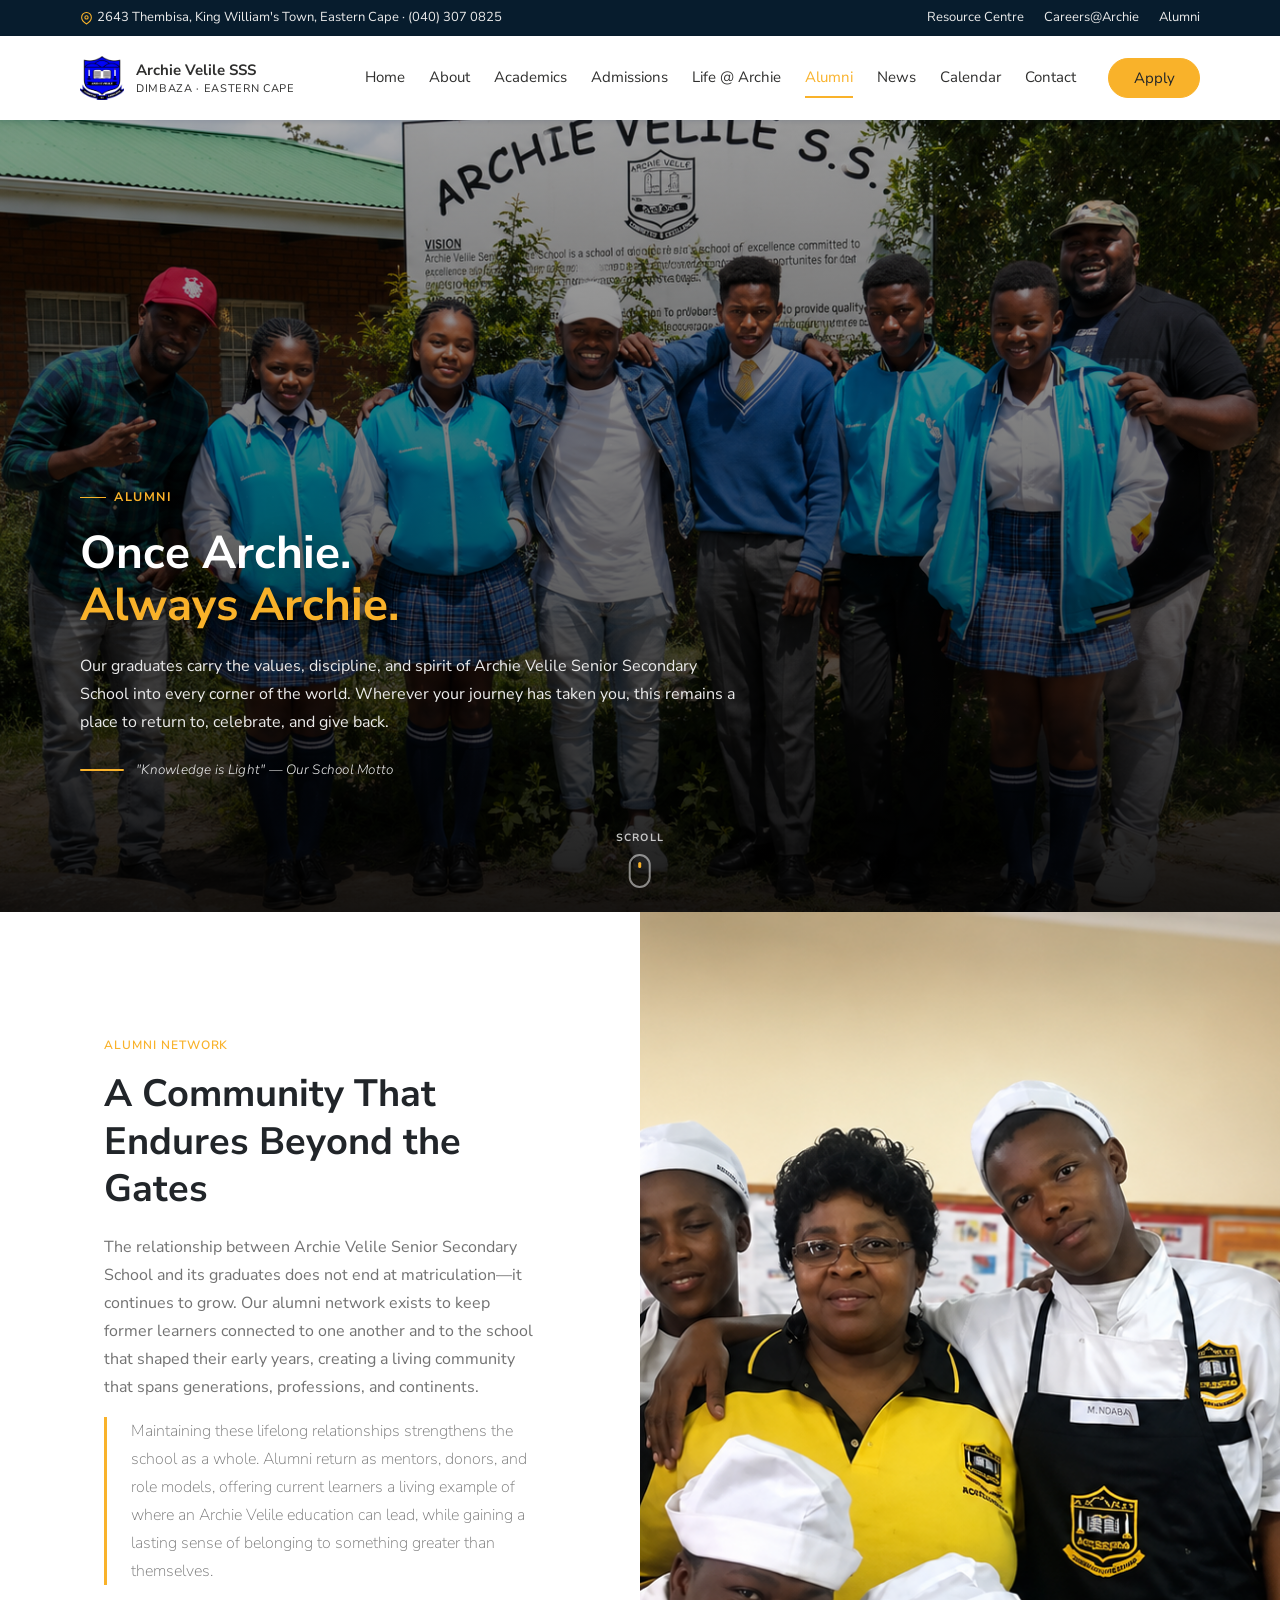
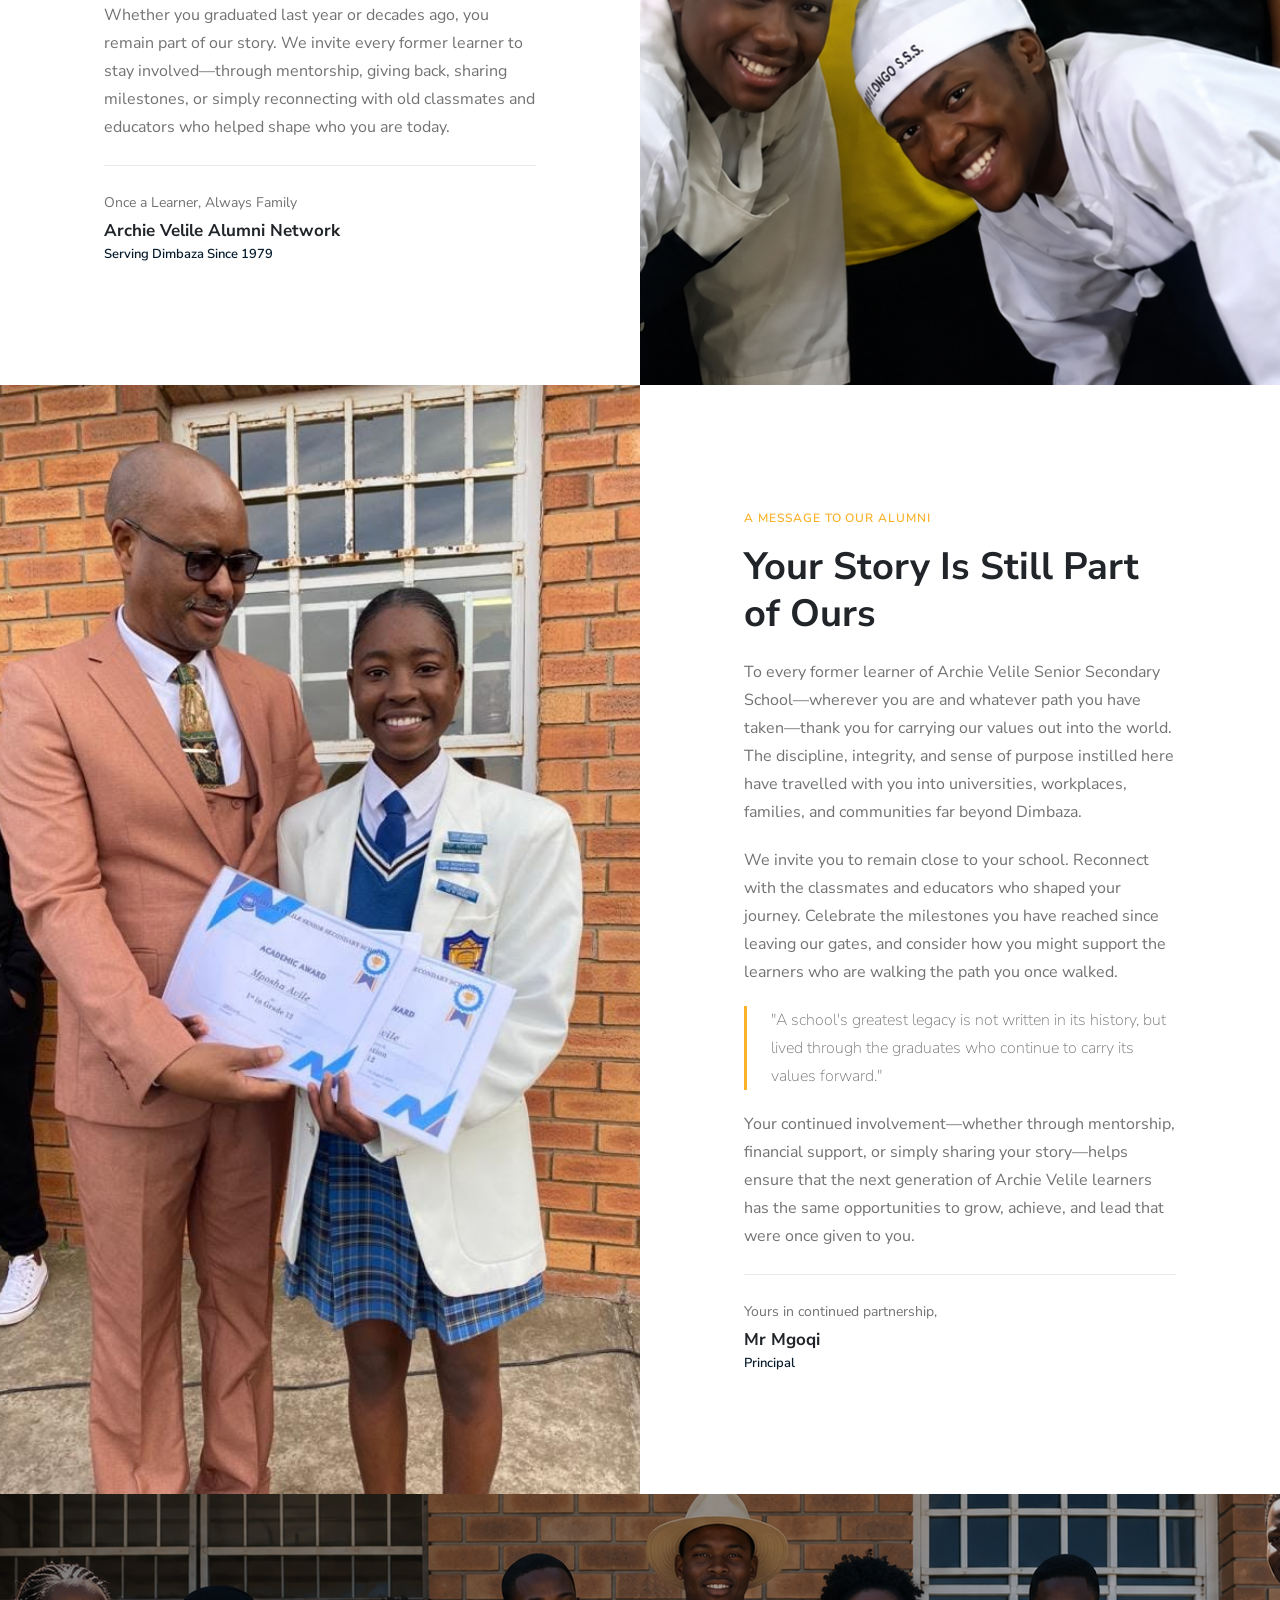
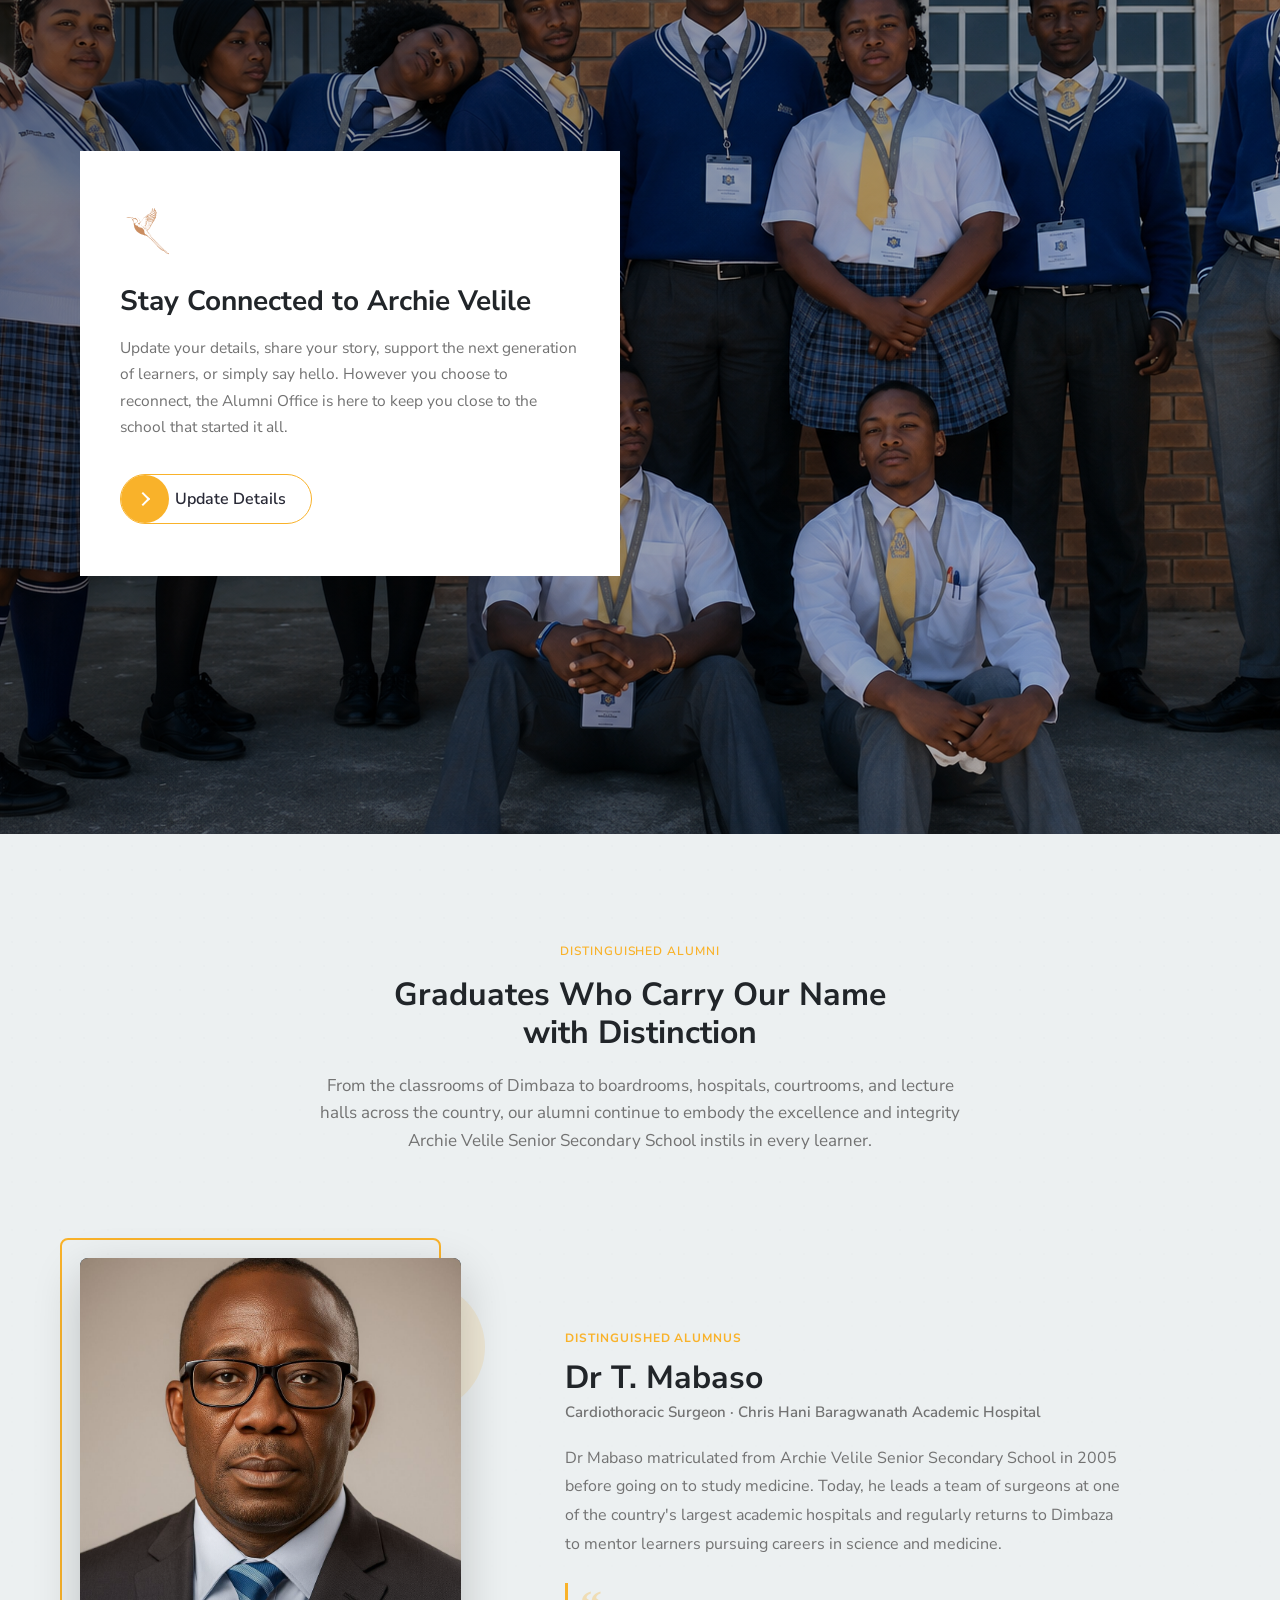
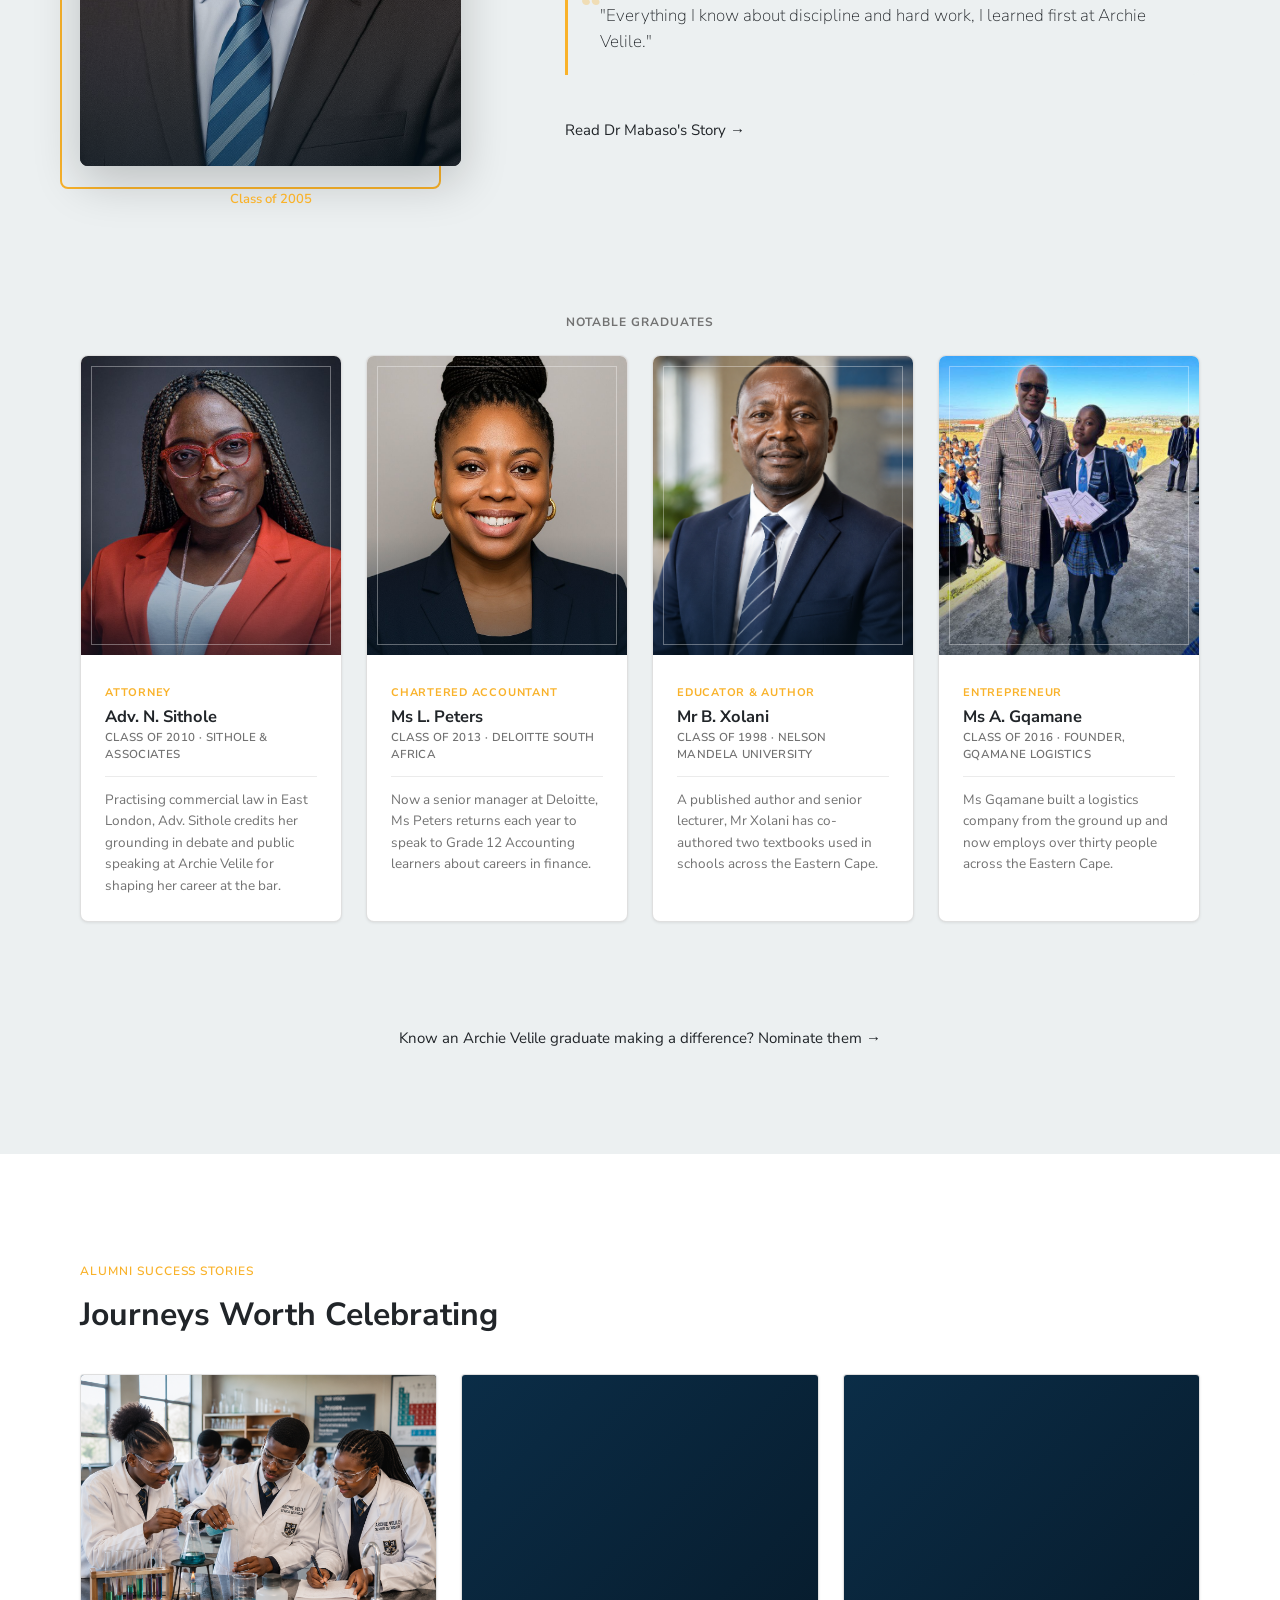
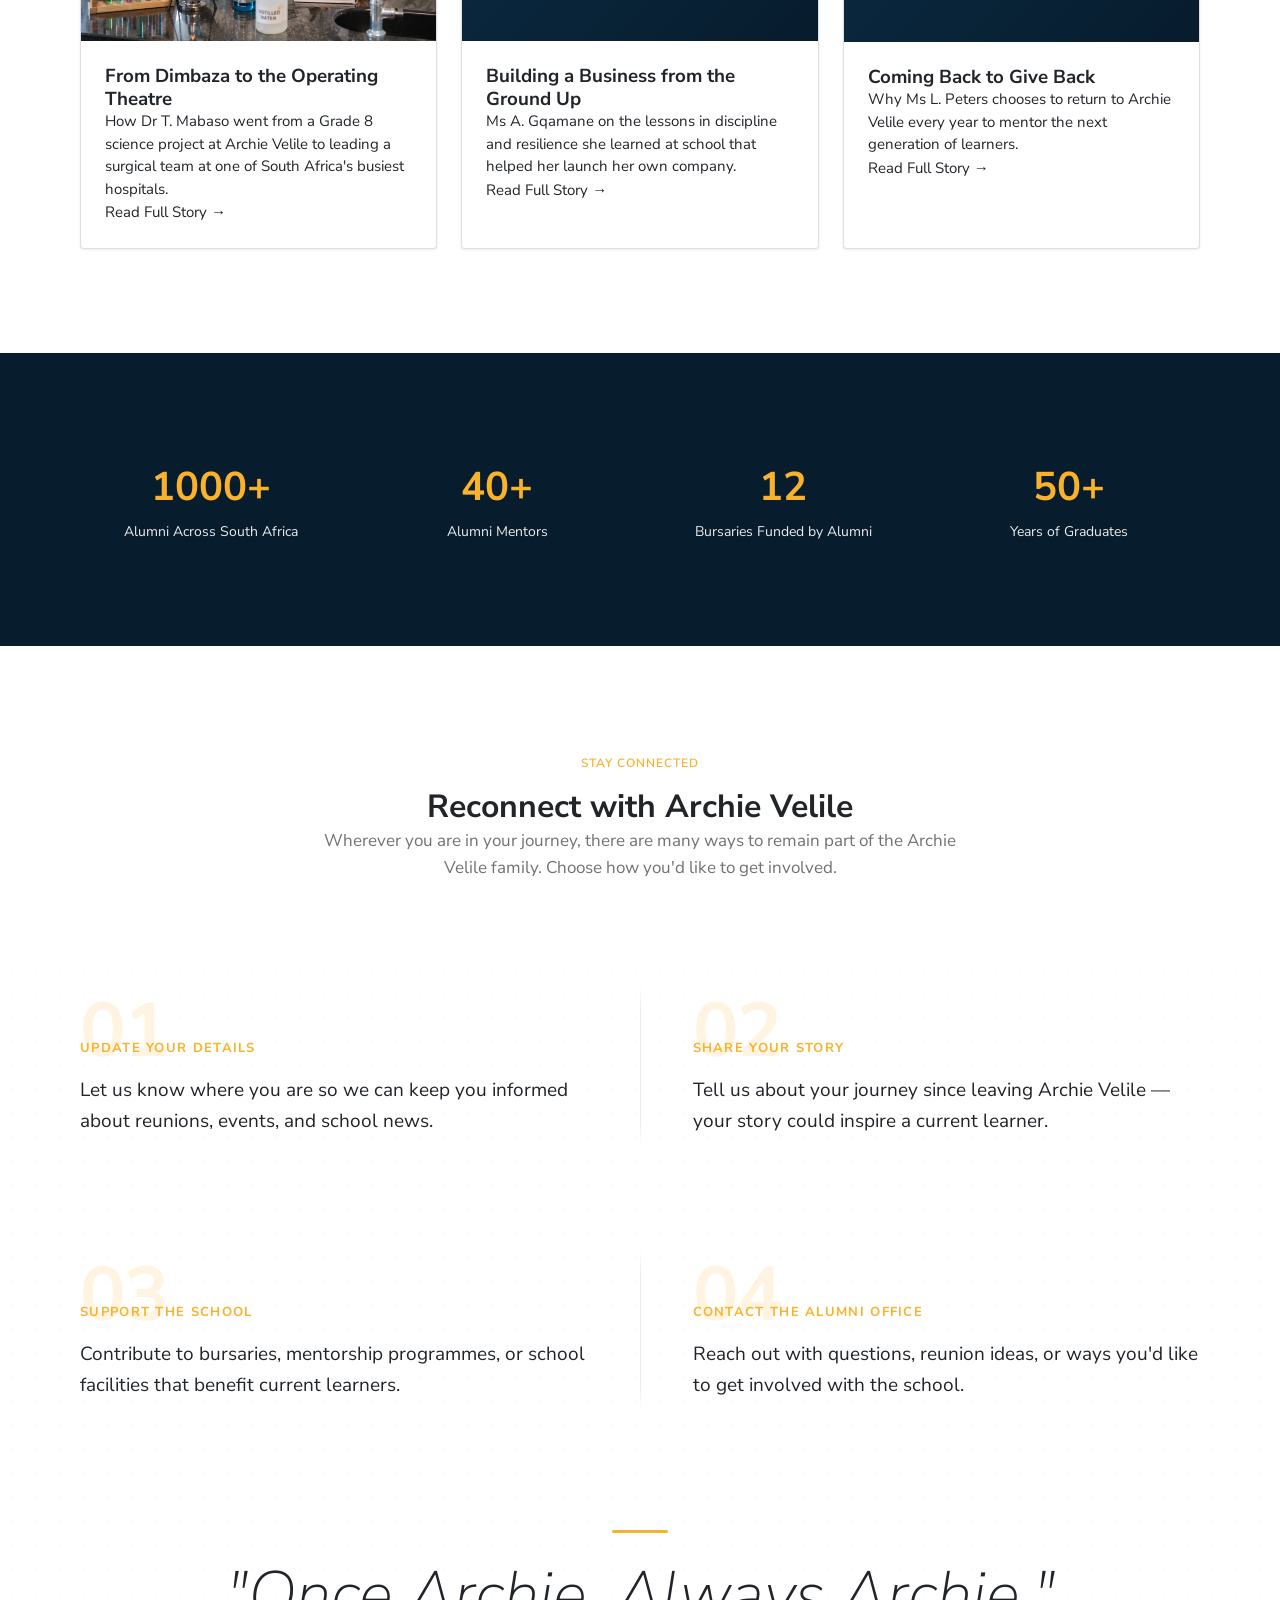
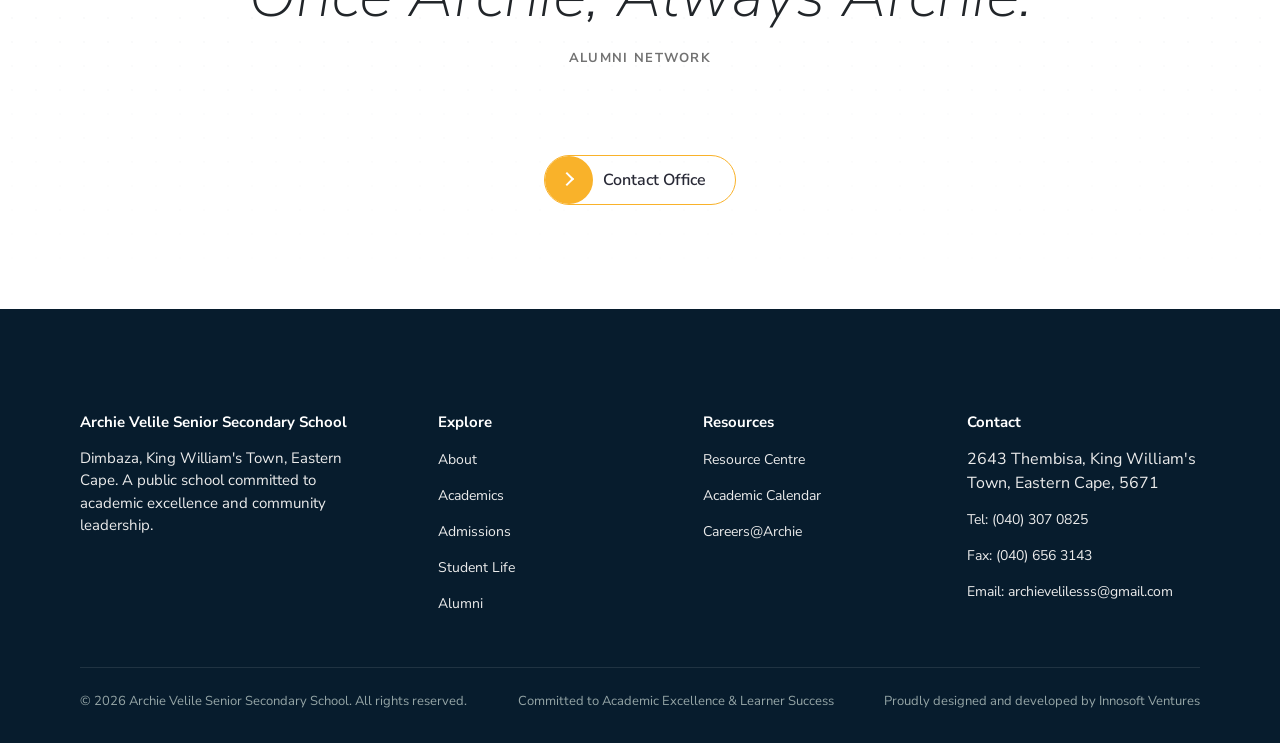
<file: HTML/alumni.html>
<!DOCTYPE html>
<html lang="en">
<head>
<meta charset="UTF-8">
<meta name="viewport" content="width=device-width, initial-scale=1.0">
<title>Alumni | Archie Velile Senior Secondary School</title>
<meta name="description" content="Reconnect with Archie Velile Senior Secondary School — our alumni network, distinguished graduates, success stories, and ways to stay connected.">
<link href="https://fonts.googleapis.com/css?family=Nunito+Sans:200,300,400,600,700&display=swap" rel="stylesheet">
<link rel="stylesheet" href="../CSS/style.css">
</head>
<body data-page="alumni">
<a class="skip-link" href="#main">Skip to main content</a>

<div class="utility-bar">
  <div class="container">
    <div class="contact-line">
      <svg viewBox="0 0 24 24" fill="none" stroke="currentColor" stroke-width="2" stroke-linecap="round" stroke-linejoin="round" aria-hidden="true" focusable="false"><path d="M21 10c0 6.5-9 12-9 12s-9-5.5-9-12a9 9 0 1 1 18 0Z"/><circle cx="12" cy="10" r="3"/></svg>
      <span>2643 Thembisa, King William's Town, Eastern Cape · (040) 307 0825</span>
    </div>
    <div class="utility-links">
      <a href="resources.html">Resource Centre</a>
      <a href="vacancies.html">Careers@Archie</a>
      <a href="alumni.html">Alumni</a>
    </div>
  </div>
</div>

<header class="site-header">
  <div class="container">
    <a href="../index.html" class="brand" aria-label="Archie Velile Senior Secondary School — Home">
      <img
        src="../img/School-logo1.png"
        alt="Archie Velile Senior Secondary School logo"
        class="brand-logo"
        width="180"
        height="44"
      >
      <span class="brand-name">Archie Velile SSS<span>Dimbaza · Eastern Cape</span></span>
    </a>
    <nav class="main-nav" id="main-nav" aria-label="Primary">
      <a href="../index.html" data-nav="home">Home</a>
      <a href="about.html" data-nav="about">About</a>
      <a href="academics.html" data-nav="academics">Academics</a>
      <a href="admission.html" data-nav="admissions">Admissions</a>
      <a href="student-life.html" data-nav="student-life">Life @ Archie</a>
      <a href="alumni.html" data-nav="alumni">Alumni</a>
      <a href="news.html" data-nav="news">News</a>
      <a href="calendar.html" data-nav="calendar">Calendar</a>
      <a href="contact.html" data-nav="contact">Contact</a>
      <a href="./online-application.html" class="btn btn-primary nav-apply">Apply</a>
    </nav>
    <button class="nav-toggle" aria-expanded="false" aria-controls="main-nav" aria-label="Toggle navigation menu">
      <span class="bar"></span>
    </button>
  </div>
</header>

<main id="main">

  <!-- ============ ALUMNI HERO ============ -->
  <section class="about-hero">
    <div class="about-hero-media reveal-scale">
      <img src="../img/alumni-images/Achievers.png" alt="Former learners returning to the grounds of Archie Velile Senior Secondary School" loading="eager">
    </div>
    <div class="about-hero-overlay" aria-hidden="true"></div>
    <div class="about-hero-texture" aria-hidden="true"></div>

    <div class="container">
      <div class="about-hero-content stagger">
        <span class="about-hero-eyebrow reveal" style="--i:0;">Alumni</span>
        <h1 class="about-hero-headline reveal" style="--i:1;">Once Archie. <em><br>Always Archie.</em></h1>
        <p class="about-hero-lede reveal" style="--i:2;">Our graduates carry the values, discipline, and spirit of Archie Velile Senior Secondary School into every corner of the world. Wherever your journey has taken you, this remains a place to return to, celebrate, and give back.</p>

        <div class="about-hero-divider reveal" style="--i:3;">
          <span class="line" aria-hidden="true" style="margin-bottom: 80px;"></span>
          <span class="motto" style="margin-bottom: 80px;">"Knowledge is Light" — Our School Motto</span>
        </div>

      </div>
    </div>

    <div class="about-hero-scroll" aria-hidden="true">
      <span>Scroll</span>
      <span class="about-hero-scroll-mouse"></span>
    </div>
  </section>

  <!-- ALUMNI NETWORK -->
  <section class="split-feature split-feature--reverse">
    <div class="split-feature-grid">
      <div class="split-feature-content">
        <div class="split-feature-inner split-feature-letter">
          <span class="eyebrow reveal">Alumni Network</span>
          <h2 class="reveal">A Community That Endures Beyond the Gates</h2>

          <p class="reveal">The relationship between Archie Velile Senior Secondary School and its graduates does not end at matriculation—it continues to grow. Our alumni network exists to keep former learners connected to one another and to the school that shaped their early years, creating a living community that spans generations, professions, and continents.</p>
          <p class="split-feature-quote reveal">Maintaining these lifelong relationships strengthens the school as a whole. Alumni return as mentors, donors, and role models, offering current learners a living example of where an Archie Velile education can lead, while gaining a lasting sense of belonging to something greater than themselves.</p>
          <p class="reveal">Whether you graduated last year or decades ago, you remain part of our story. We invite every former learner to stay involved—through mentorship, giving back, sharing milestones, or simply reconnecting with old classmates and educators who helped shape who you are today.</p>

          <div class="split-feature-signature reveal">
            <span class="sig-line">Once a Learner, Always Family</span>
            <span class="sig-name">Archie Velile Alumni Network</span>
            <span class="sig-role">Serving Dimbaza Since 1979</span>
          </div>
        </div>
      </div>
      <div class="split-feature-media reveal">
        <img src="../img/alumni-images/Hospitality-students.png" alt="Alumni gathering on the grounds of Archie Velile Senior Secondary School" loading="lazy">
      </div>
    </div>
  </section>

  <!-- MESSAGE TO ALUMNI -->
  <section class="split-feature">
    <div class="split-feature-grid">
      <div class="split-feature-media reveal">
        <img src="../img/Principal.jpg" alt="Message to alumni from Archie Velile Senior Secondary School" loading="lazy">
      </div>
      <div class="split-feature-content">
        <div class="split-feature-inner">
          <span class="eyebrow reveal">A Message to Our Alumni</span>
          <h2 class="reveal">Your Story Is Still Part of Ours</h2>
          <p class="reveal">To every former learner of Archie Velile Senior Secondary School—wherever you are and whatever path you have taken—thank you for carrying our values out into the world. The discipline, integrity, and sense of purpose instilled here have travelled with you into universities, workplaces, families, and communities far beyond Dimbaza.</p>
          <p class="reveal">We invite you to remain close to your school. Reconnect with the classmates and educators who shaped your journey. Celebrate the milestones you have reached since leaving our gates, and consider how you might support the learners who are walking the path you once walked.</p>
          <p class="split-feature-quote reveal">"A school's greatest legacy is not written in its history, but lived through the graduates who continue to carry its values forward."</p>
          <p class="reveal">Your continued involvement—whether through mentorship, financial support, or simply sharing your story—helps ensure that the next generation of Archie Velile learners has the same opportunities to grow, achieve, and lead that were once given to you.</p>
          <div class="split-feature-signature reveal">
            <span class="sig-line">Yours in continued partnership,</span>
            <span class="sig-name">Mr Mgoqi</span>
            <span class="sig-role">Principal</span>
          </div>
        </div>
      </div>
    </div>
  </section>

  <!-- START YOUR JOURNEY / STAY CONNECTED CTA -->
  <section class="journey-cta">
    <div class="journey-cta-media reveal-scale">
      <img src="../img/alumni-images/Leaders.png" alt="" class="journey-cta-image">
    </div>
    <div class="journey-cta-overlay" aria-hidden="true"></div>
    <div class="container">
      <div class="journey-cta-card stagger">
        <span class="journey-cta-icon reveal" style="--i:0;" aria-hidden="true">
          <img src="../icon/Illustration.svg" alt="">
        </span>

        <h2 class="journey-cta-headline reveal" style="--i:1;">Stay Connected to Archie Velile</h2>
        <p class="journey-cta-desc reveal" style="--i:2;">Update your details, share your story, support the next generation of learners, or simply say hello. However you choose to reconnect, the Alumni Office is here to keep you close to the school that started it all.</p>
        <div class="button-wrapper left">
          <button class="learn-more">
            <span class="circle" aria-hidden="true">
            <span class="icon arrow"></span>
            </span>
            <a href="#alumni-contact" class="button-text">Update Details</a>
          </button>
        </div>
      </div>
    </div>
  </section>

  <!-- DISTINGUISHED ALUMNI -->
  <section class="section-soft leadership-showcase-section">
    <div class="leadership-showcase-pattern" aria-hidden="true"></div>
    <div class="container">

      <div class="leadership-showcase-head reveal">
        <span class="eyebrow">Distinguished Alumni</span>
        <h2 style="margin-bottom: 20px;">Graduates Who Carry Our Name <br>with Distinction</h2>
        <p class="lede">From the classrooms of Dimbaza to boardrooms, hospitals, courtrooms, and lecture halls across the country, our alumni continue to embody the excellence and integrity Archie Velile Senior Secondary School instils in every learner.</p>
      </div>

      <!-- Featured alumnus -->
      <article class="leadership-featured reveal" aria-labelledby="alumni-featured-name">
        <div class="leadership-featured-portrait-wrap">
          <div class="leadership-featured-portrait">
            <img src="../img/Deputy Princ.jpg" alt="Portrait of a distinguished Archie Velile alumnus">
          </div>
          <div class="leadership-featured-caption">
            <span class="leadership-featured-caption-role">Class of 2005</span>
          </div>
        </div>
        <div class="leadership-featured-body">
          <span class="leadership-kicker">Distinguished Alumnus</span>
          <h3 id="alumni-featured-name">Dr T. Mabaso</h3>
          <p class="leadership-principal-role">Cardiothoracic Surgeon &middot; Chris Hani Baragwanath Academic Hospital</p>
          <p class="leadership-featured-bio">Dr Mabaso matriculated from Archie Velile Senior Secondary School in 2005 before going on to study medicine. Today, he leads a team of surgeons at one of the country's largest academic hospitals and regularly returns to Dimbaza to mentor learners pursuing careers in science and medicine.</p>
          <blockquote class="leadership-featured-quote">
            <p>"Everything I know about discipline and hard work, I learned first at Archie Velile."</p>
          </blockquote>
          <a href="#alumni-stories" class="btn-ghost leadership-link">Read Dr Mabaso's Story &rarr;</a>
        </div>
      </article>

      <!-- Alumni grid -->
      <div class="leadership-team-label">Notable Graduates</div>
      <div class="leadership-team-grid stagger">
        <article class="leadership-profile reveal">
          <div class="leadership-profile-portrait-frame">
            <img src="../img/Deputy Pres.jpg" alt="Portrait of an Archie Velile alumna">
          </div>
          <div class="leadership-profile-body">
            <span class="leadership-profile-title">Attorney</span>
            <h5>Adv. N. Sithole</h5>
            <span class="leadership-profile-area">Class of 2010 &middot; Sithole &amp; Associates</span>
            <p class="leadership-profile-bio">Practising commercial law in East London, Adv. Sithole credits her grounding in debate and public speaking at Archie Velile for shaping her career at the bar.</p>
          </div>
        </article>
        <article class="leadership-profile reveal">
          <div class="leadership-profile-portrait-frame">
            <img src="../img/Head of Academics.jpg" alt="Portrait of an Archie Velile alumna">
          </div>
          <div class="leadership-profile-body">
            <span class="leadership-profile-title">Chartered Accountant</span>
            <h5>Ms L. Peters</h5>
            <span class="leadership-profile-area">Class of 2013 &middot; Deloitte South Africa</span>
            <p class="leadership-profile-bio">Now a senior manager at Deloitte, Ms Peters returns each year to speak to Grade 12 Accounting learners about careers in finance.</p>
          </div>
        </article>
        <article class="leadership-profile reveal">
          <div class="leadership-profile-portrait-frame">
            <img src="../img/Male SGB.png" alt="Portrait of an Archie Velile alumnus">
          </div>
          <div class="leadership-profile-body">
            <span class="leadership-profile-title">Educator &amp; Author</span>
            <h5>Mr B. Xolani</h5>
            <span class="leadership-profile-area">Class of 1998 &middot; Nelson Mandela University</span>
            <p class="leadership-profile-bio">A published author and senior lecturer, Mr Xolani has co-authored two textbooks used in schools across the Eastern Cape.</p>
          </div>
        </article>
        <article class="leadership-profile reveal">
          <div class="leadership-profile-portrait-frame">
            <img src="../img/Principal2.jpg" alt="Portrait of an Archie Velile alumna">
          </div>
          <div class="leadership-profile-body">
            <span class="leadership-profile-title">Entrepreneur</span>
            <h5>Ms A. Gqamane</h5>
            <span class="leadership-profile-area">Class of 2016 &middot; Founder, Gqamane Logistics</span>
            <p class="leadership-profile-bio">Ms Gqamane built a logistics company from the ground up and now employs over thirty people across the Eastern Cape.</p>
          </div>
        </article>
      </div>
      <p style="text-align:center; margin-top: 40px;">
        <a href="#alumni-contact" class="btn-ghost">Know an Archie Velile graduate making a difference? Nominate them &rarr;</a>
      </p>
    </div>
  </section>

  <!-- ALUMNI SUCCESS STORIES -->
  <section id="alumni-stories">
    <div class="container">
      <div class="section-head">
        <span class="eyebrow">Alumni Success Stories</span>
        <h2>Journeys Worth Celebrating</h2>
      </div>
      <div class="grid grid-3 stagger">
        <article class="card reveal">
          <img src="../img/lab.png" alt="" class="card-media" style="width: 100%; object-fit: cover;">
          <div class="card-body">
            <h5>From Dimbaza to the Operating Theatre</h5>
            <p class="body-std">How Dr T. Mabaso went from a Grade 8 science project at Archie Velile to leading a surgical team at one of South Africa's busiest hospitals.</p>
            <a href="#" class="btn-ghost">Read Full Story &rarr;</a>
          </div>
        </article>
        <article class="card reveal">
          <div class="card-media" aria-hidden="true"></div>
          <div class="card-body">
            <h5>Building a Business from the Ground Up</h5>
            <p class="body-std">Ms A. Gqamane on the lessons in discipline and resilience she learned at school that helped her launch her own company.</p>
            <a href="#" class="btn-ghost">Read Full Story &rarr;</a>
          </div>
        </article>
        <article class="card reveal">
          <div class="card-media" aria-hidden="true"></div>
          <div class="card-body">
            <h5>Coming Back to Give Back</h5>
            <p class="body-std">Why Ms L. Peters chooses to return to Archie Velile every year to mentor the next generation of learners.</p>
            <a href="#" class="btn-ghost">Read Full Story &rarr;</a>
          </div>
        </article>
      </div>
    </div>
  </section>

  <!-- ALUMNI IMPACT -->
  <section class="section-dark">
    <div class="container">
      <div class="grid grid-4 stagger">
        <div class="stat reveal"><div class="stat-number">1000+</div><div class="stat-label">Alumni Across South Africa</div></div>
        <div class="stat reveal"><div class="stat-number">40+</div><div class="stat-label">Alumni Mentors</div></div>
        <div class="stat reveal"><div class="stat-number">12</div><div class="stat-label">Bursaries Funded by Alumni</div></div>
        <div class="stat reveal"><div class="stat-number">50+</div><div class="stat-label">Years of Graduates</div></div>
      </div>
    </div>
  </section>

  <!-- STAY CONNECTED -->
  <section class="foundation-section" id="alumni-contact">
    <div class="foundation-pattern" aria-hidden="true"></div>
    <div class="container">

      <div class="section-head centered reveal foundation-head">
        <span class="eyebrow">Stay Connected</span>
        <h2>Reconnect with Archie Velile</h2>
        <p class="lede" style="margin-inline: auto; text-align: center;">Wherever you are in your journey, there are many ways to remain part of the Archie Velile family. Choose how you'd like to get involved.</p>
      </div>

      <div class="foundation-pillars stagger">
        <article class="foundation-pillar reveal" style="--i:0;">
          <span class="foundation-pillar-num" aria-hidden="true">01</span>
          <span class="foundation-pillar-label">Update Your Details</span>
          <p class="foundation-pillar-text">Let us know where you are so we can keep you informed about reunions, events, and school news.</p>
        </article>
        <span class="foundation-divider" aria-hidden="true"></span>
        <article class="foundation-pillar reveal" style="--i:1;">
          <span class="foundation-pillar-num" aria-hidden="true">02</span>
          <span class="foundation-pillar-label">Share Your Story</span>
          <p class="foundation-pillar-text">Tell us about your journey since leaving Archie Velile — your story could inspire a current learner.</p>
        </article>
      </div>

      <div class="foundation-pillars stagger" style="margin-top: 20px;">
        <article class="foundation-pillar reveal" style="--i:2;">
          <span class="foundation-pillar-num" aria-hidden="true">03</span>
          <span class="foundation-pillar-label">Support the School</span>
          <p class="foundation-pillar-text">Contribute to bursaries, mentorship programmes, or school facilities that benefit current learners.</p>
        </article>
        <span class="foundation-divider" aria-hidden="true"></span>
        <article class="foundation-pillar reveal" style="--i:3;">
          <span class="foundation-pillar-num" aria-hidden="true">04</span>
          <span class="foundation-pillar-label">Contact the Alumni Office</span>
          <p class="foundation-pillar-text">Reach out with questions, reunion ideas, or ways you'd like to get involved with the school.</p>
        </article>
      </div>

      <div class="foundation-motto reveal-scale">
        <span class="foundation-motto-divider" aria-hidden="true"></span>
        <p class="foundation-motto-text">"Once Archie, Always Archie."</p>
        <span class="foundation-motto-label">Alumni Network</span>
      </div>

      <div class="button-wrapper left" style="margin-top: 40px; justify-content: center;">
        <button class="learn-more">
          <span class="circle" aria-hidden="true">
          <span class="icon arrow"></span>
          </span>
          <a href="mailto:archievelilesss@gmail.com" class="button-text">Contact Office</a>
        </button>
      </div>

    </div>
  </section>

</main>

<footer class="site-footer">
  <div class="container">
    <div class="footer-grid">
      <div class="footer-col">
        <h5>Archie Velile Senior Secondary School</h5>
        <p class="body-std" style="color: var(--gray-pale); max-width: 30ch;">Dimbaza, King William's Town, Eastern Cape. A public school committed to academic excellence and community leadership.</p>
      </div>
      <div class="footer-col">
        <h5>Explore</h5>
        <ul>
          <li><a href="./about.html">About</a></li>
          <li><a href="./academics.html">Academics</a></li>
          <li><a href="./admissions.html">Admissions</a></li>
          <li><a href="./student-life.html">Student Life</a></li>
          <li><a href="./alumni.html">Alumni</a></li>
        </ul>
      </div>
      <div class="footer-col">
        <h5>Resources</h5>
        <ul>
          <li><a href="./resources.html">Resource Centre</a></li>
          <li><a href="./calendar.html">Academic Calendar</a></li>
          <li><a href="./vacancies.html">Careers@Archie</a></li>
        </ul>
      </div>
      <div class="footer-col">
        <h5>Contact</h5>
        <ul>
          <li>2643 Thembisa, King William's Town, Eastern Cape, 5671</li>
          <li><a href="tel:+27403070825">Tel: (040) 307 0825</a></li>
          <li><a href="tel:+27403070825">Fax: (040) 656 3143</a></li>
          <li><a href="mailto:archievelile@gmail.com">Email: archievelilesss@gmail.com</a></li>
        </ul>
      </div>
    </div>
    <div class="footer-bottom">
      <span>© 2026 Archie Velile Senior Secondary School. All rights reserved.</span>
      <span>Committed to Academic Excellence & Learner Success</span>
      <span>Proudly designed and developed by Innosoft Ventures</span>
    </div>
  </div>
</footer>

<script src="../JavaScript/script.js"></script>
</body>
</html>
</file>
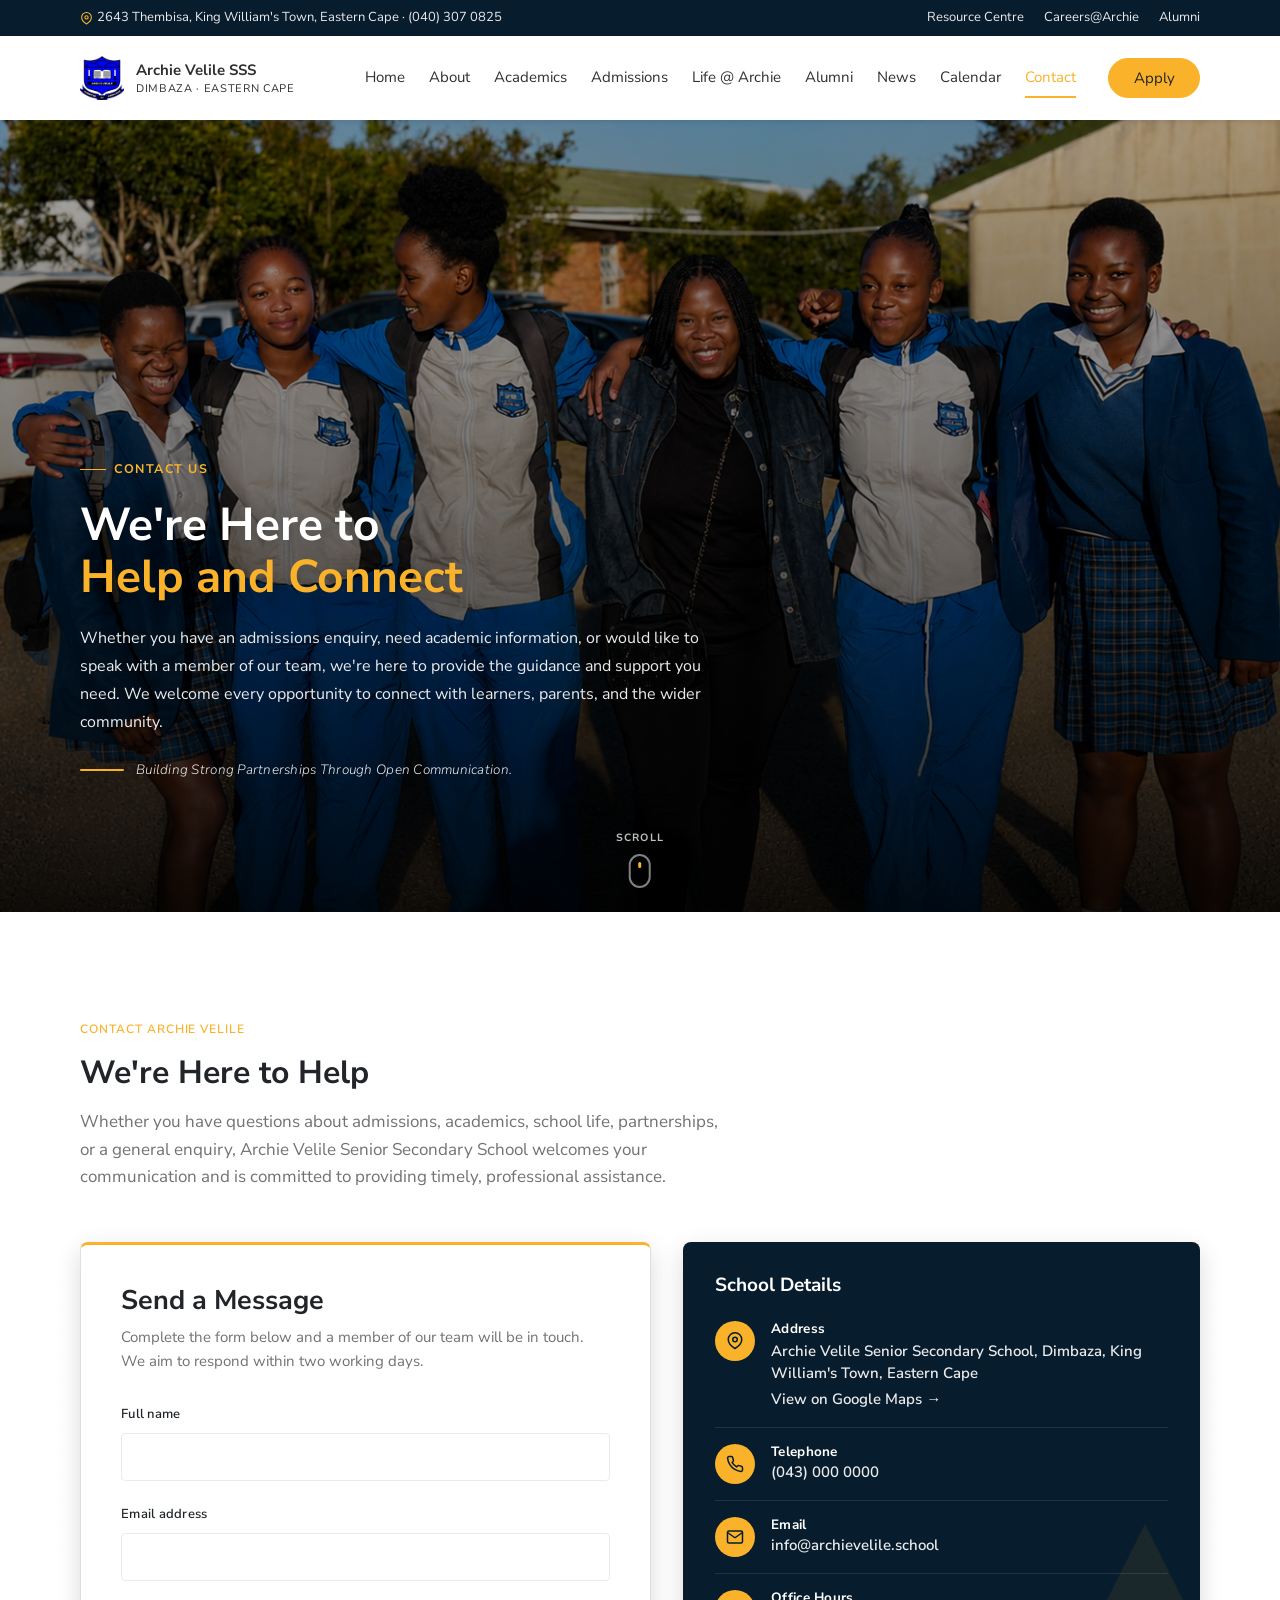
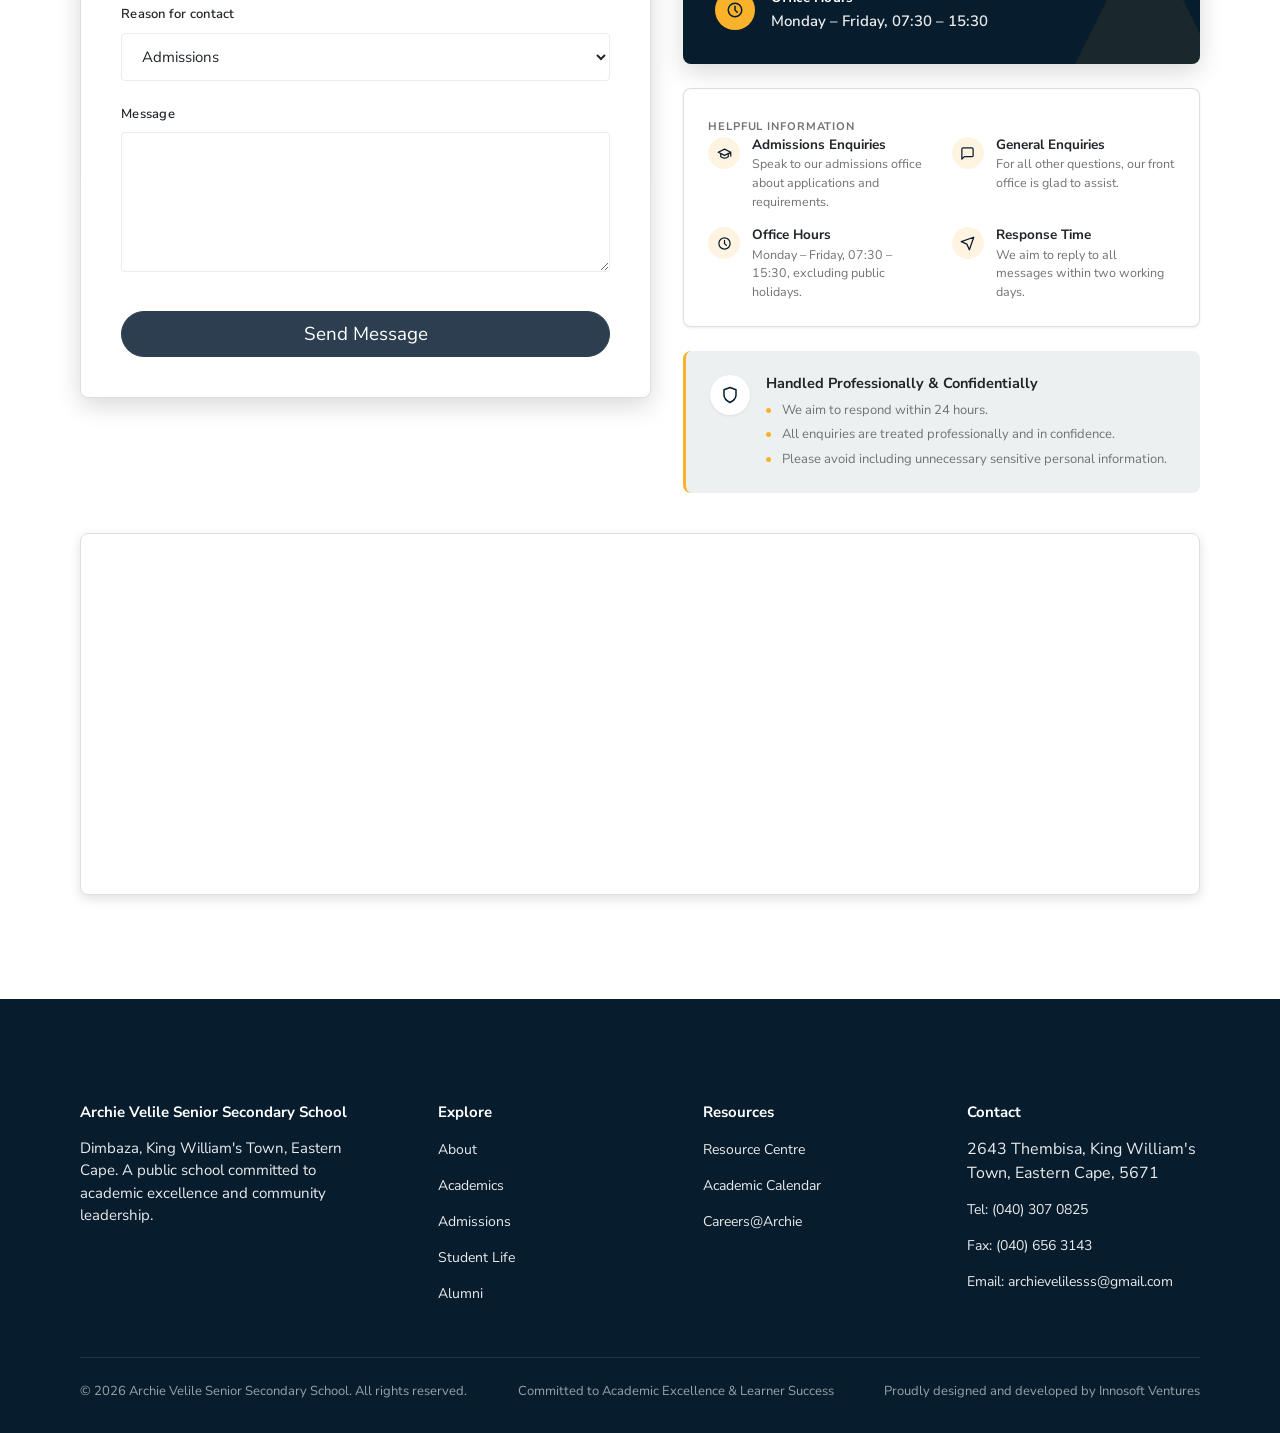
<file: HTML/contact.html>
<!DOCTYPE html>
<html lang="en">
<head>
<meta charset="UTF-8">
<meta name="viewport" content="width=device-width, initial-scale=1.0">
<title>Contact | Archie Velile Senior Secondary School</title>
<meta name="description" content="Contact Archie Velile Senior Secondary School — address, telephone, email, office hours and directions.">
<link href="https://fonts.googleapis.com/css?family=Nunito+Sans:200,300,400,600,700&display=swap" rel="stylesheet">
<link rel="stylesheet" href="../CSS/style.css">
</head>
<body data-page="contact">
<a class="skip-link" href="#main">Skip to main content</a>

<div class="utility-bar">
  <div class="container">
    <div class="contact-line">
      <svg viewBox="0 0 24 24" fill="none" stroke="currentColor" stroke-width="2" stroke-linecap="round" stroke-linejoin="round" aria-hidden="true" focusable="false"><path d="M21 10c0 6.5-9 12-9 12s-9-5.5-9-12a9 9 0 1 1 18 0Z"/><circle cx="12" cy="10" r="3"/></svg>
      <span>2643 Thembisa, King William's Town, Eastern Cape · (040) 307 0825</span>
    </div>
    <div class="utility-links">
      <a href="resources.html">Resource Centre</a>
      <a href="vacancies.html">Careers@Archie</a>
      <a href="alumni.html">Alumni</a>
    </div>
  </div>
</div>

<header class="site-header">
  <div class="container">
    <a href="../index.html" class="brand" aria-label="Archie Velile Senior Secondary School — Home">
      <img
        src="../img/School-logo1.png"
        alt="Archie Velile Senior Secondary School logo"
        class="brand-logo"
        width="180"
        height="44"
      >
      <span class="brand-name">Archie Velile SSS<span>Dimbaza · Eastern Cape</span></span>
    </a>
    <nav class="main-nav" id="main-nav" aria-label="Primary">
      <a href="../index.html" data-nav="home">Home</a>
      <a href="../HTML/about.html" data-nav="about">About</a>
      <a href="../HTML/academics.html" data-nav="academics">Academics</a>
      <a href="admission.html" data-nav="admissions">Admissions</a>
      <a href="../HTML/student-life.html" data-nav="student-life">Life @ Archie</a>
      <a href="alumni.html" data-nav="alumni">Alumni</a>
      <a href="../HTML/news.html" data-nav="news">News</a>
      <a href="../HTML/calendar.html" data-nav="calendar">Calendar</a>
      <a href="../HTML/contact.html" data-nav="contact">Contact</a>
      <a href="./online-application.html" class="btn btn-primary nav-apply">Apply</a>
    </nav>
    <button class="nav-toggle" aria-expanded="false" aria-controls="main-nav" aria-label="Toggle navigation menu">
      <span class="bar"></span>
    </button>
  </div>
</header>

<main id="main">

  <!-- ============ ACADEMICS HERO ============ -->
  <section class="academics-hero">
    <div class="academics-hero-media reveal-scale">
      <img src="../img/Archie Ground.png" alt="Learners engaged in a science lesson at Archie Velile Senior Secondary School" loading="eager">
    </div>
    <div class="academics-hero-overlay" aria-hidden="true"></div>
    <div class="academics-hero-texture" aria-hidden="true"></div>

    <div class="container" style="margin-bottom: 80px;">
      <div class="academics-hero-content stagger">
        <span class="academics-hero-eyebrow reveal" style="--i:0;">Contact Us</span>
        <h1 class="academics-hero-headline reveal" style="--i:1;">We're Here to <em><br>Help and Connect</em></h1>
        <p class="academics-hero-lede reveal" style="--i:2;">Whether you have an admissions enquiry, need academic information, or would like to speak with a member of our team, we're here to provide the guidance and support you need. We welcome every opportunity to connect with learners, parents, and the wider community.</p>

        <div class="academics-hero-divider reveal" style="--i:3;">
          <span class="line" aria-hidden="true"></span>
          <span class="motto">Building Strong Partnerships Through Open Communication.</span>
        </div>

      </div>
    </div>

    <div class="academics-hero-scroll" aria-hidden="true">
      <span>Scroll</span>
      <span class="academics-hero-scroll-mouse"></span>
    </div>
  </section>

  <section class="contact-hub-section">
    <div class="contact-hub-pattern" aria-hidden="true"></div>
    <div class="container">

      <div class="contact-hub-head reveal">
        <span class="eyebrow">Contact Archie Velile</span>
        <h2>We're Here to Help</h2>
        <p class="lede">Whether you have questions about admissions, academics, school life, partnerships, or a general enquiry, Archie Velile Senior Secondary School welcomes your communication and is committed to providing timely, professional assistance.</p>
      </div>

      <div class="contact-hub-grid">

        <!-- Left: Form Panel -->
        <div class="contact-form-panel reveal">
          <h2>Send a Message</h2>
          <p class="contact-form-desc">Complete the form below and a member of our team will be in touch. We aim to respond within two working days.</p>

          <div id="form-success" class="form-success" role="status">
            Thank you — your message has been received. We'll be in touch shortly.
          </div>

          <form id="contact-form" novalidate>
            <div class="field">
              <label for="name">Full name</label>
              <input type="text" id="name" name="name" required>
              <p class="error-msg">Please enter your full name.</p>
            </div>
            <div class="field">
              <label for="email">Email address</label>
              <input type="email" id="email" name="email" required>
              <p class="error-msg">Please enter a valid email address.</p>
            </div>
            <div class="field">
              <label for="reason">Reason for contact</label>
              <select id="reason" name="reason">
                <option>Admissions</option>
                <option>Academics</option>
                <option>Fees</option>
                <option>General enquiry</option>
              </select>
            </div>
            <div class="field">
              <label for="message">Message</label>
              <textarea id="message" name="message" required></textarea>
              <p class="error-msg">Please enter your message.</p>
            </div>
            <button type="submit" class="btn btn-primary">Send Message</button>
          </form>
        </div>

        <!-- Right: Institutional Info Panel -->
        <div class="contact-info-panel reveal">

          <div class="contact-info-card">
            <h3>School Details</h3>
            <div class="contact-info-list">

              <div class="contact-info-row">
                <span class="contact-info-icon" aria-hidden="true">
                  <svg viewBox="0 0 24 24" fill="none" stroke="currentColor" stroke-width="2" stroke-linecap="round" stroke-linejoin="round"><path d="M21 10c0 6.5-9 12-9 12s-9-5.5-9-12a9 9 0 1 1 18 0Z"/><circle cx="12" cy="10" r="3"/></svg>
                </span>
                <div class="contact-info-row-body">
                  <h5>Address</h5>
                  <p>Archie Velile Senior Secondary School, Dimbaza, King William's Town, Eastern Cape</p>
                  <a class="contact-map-link" href="https://www.google.com/maps?q=Dimbaza,+King+William's+Town,+Eastern+Cape" target="_blank" rel="noopener">View on Google Maps <span>&rarr;</span></a>
                </div>
              </div>

              <div class="contact-info-row">
                <span class="contact-info-icon" aria-hidden="true">
                  <svg viewBox="0 0 24 24" fill="none" stroke="currentColor" stroke-width="2" stroke-linecap="round" stroke-linejoin="round"><path d="M22 16.92v3a2 2 0 0 1-2.18 2 19.79 19.79 0 0 1-8.63-3.07 19.5 19.5 0 0 1-6-6 19.79 19.79 0 0 1-3.07-8.67A2 2 0 0 1 4.11 2h3a2 2 0 0 1 2 1.72c.127.96.36 1.903.7 2.81a2 2 0 0 1-.45 2.11L8.09 9.91a16 16 0 0 0 6 6l1.27-1.27a2 2 0 0 1 2.11-.45c.907.34 1.85.57 2.81.7A2 2 0 0 1 22 16.92z"/></svg>
                </span>
                <div class="contact-info-row-body">
                  <h5>Telephone</h5>
                  <a href="tel:+27430000000">(043) 000 0000</a>
                </div>
              </div>

              <div class="contact-info-row">
                <span class="contact-info-icon" aria-hidden="true">
                  <svg viewBox="0 0 24 24" fill="none" stroke="currentColor" stroke-width="2" stroke-linecap="round" stroke-linejoin="round"><rect x="2" y="4" width="20" height="16" rx="2"/><path d="m22 6-10 7L2 6"/></svg>
                </span>
                <div class="contact-info-row-body">
                  <h5>Email</h5>
                  <a href="mailto:info@archievelile.school">info@archievelile.school</a>
                </div>
              </div>

              <div class="contact-info-row">
                <span class="contact-info-icon" aria-hidden="true">
                  <svg viewBox="0 0 24 24" fill="none" stroke="currentColor" stroke-width="2" stroke-linecap="round" stroke-linejoin="round"><circle cx="12" cy="12" r="9"/><path d="M12 7v5l3 3"/></svg>
                </span>
                <div class="contact-info-row-body">
                  <h5>Office Hours</h5>
                  <p>Monday – Friday, 07:30 – 15:30</p>
                </div>
              </div>

            </div>
          </div>

          <!-- Additional Information Highlights -->
          <div class="contact-highlights">
            <span class="contact-highlights-label">Helpful Information</span>
            <div class="contact-highlight-grid">
              <div class="contact-highlight">
                <span class="contact-highlight-icon" aria-hidden="true">
                  <svg viewBox="0 0 24 24" fill="none" stroke="currentColor" stroke-width="2" stroke-linecap="round" stroke-linejoin="round"><path d="M22 10v6M2 10l10-5 10 5-10 5-10-5Z"/><path d="M6 12v5c3 3 9 3 12 0v-5"/></svg>
                </span>
                <div><h5>Admissions Enquiries</h5><p>Speak to our admissions office about applications and requirements.</p></div>
              </div>
              <div class="contact-highlight">
                <span class="contact-highlight-icon" aria-hidden="true">
                  <svg viewBox="0 0 24 24" fill="none" stroke="currentColor" stroke-width="2" stroke-linecap="round" stroke-linejoin="round"><path d="M21 15a2 2 0 0 1-2 2H7l-4 4V5a2 2 0 0 1 2-2h14a2 2 0 0 1 2 2z"/></svg>
                </span>
                <div><h5>General Enquiries</h5><p>For all other questions, our front office is glad to assist.</p></div>
              </div>
              <div class="contact-highlight">
                <span class="contact-highlight-icon" aria-hidden="true">
                  <svg viewBox="0 0 24 24" fill="none" stroke="currentColor" stroke-width="2" stroke-linecap="round" stroke-linejoin="round"><circle cx="12" cy="12" r="9"/><path d="M12 7v5l3 3"/></svg>
                </span>
                <div><h5>Office Hours</h5><p>Monday – Friday, 07:30 – 15:30, excluding public holidays.</p></div>
              </div>
              <div class="contact-highlight">
                <span class="contact-highlight-icon" aria-hidden="true">
                  <svg viewBox="0 0 24 24" fill="none" stroke="currentColor" stroke-width="2" stroke-linecap="round" stroke-linejoin="round"><path d="m22 2-7 20-4-9-9-4Z"/></svg>
                </span>
                <div><h5>Response Time</h5><p>We aim to reply to all messages within two working days.</p></div>
              </div>
            </div>
          </div>

          <!-- Trust & Reassurance -->
          <div class="contact-trust-panel">
            <span class="contact-trust-icon" aria-hidden="true">
              <svg viewBox="0 0 24 24" fill="none" stroke="currentColor" stroke-width="2" stroke-linecap="round" stroke-linejoin="round"><path d="M12 22s8-4 8-10V5l-8-3-8 3v7c0 6 8 10 8 10Z"/></svg>
            </span>
            <div>
              <h5>Handled Professionally &amp; Confidentially</h5>
              <ul>
                <li>We aim to respond within 24 hours.</li>
                <li>All enquiries are treated professionally and in confidence.</li>
                <li>Please avoid including unnecessary sensitive personal information.</li>
              </ul>
            </div>
          </div>

        </div>
      </div>

      <!-- Map -->
      <div class="contact-map-frame reveal" style="margin-top: var(--space-4xl);">
        <iframe
          title="Map showing the location of Archie Velile Senior Secondary School in Dimbaza"
          src="https://www.google.com/maps?q=Dimbaza,+King+William's+Town,+Eastern+Cape&output=embed"
          width="100%" height="360" style="border:0; display:block;"
          loading="lazy" referrerpolicy="no-referrer-when-downgrade">
        </iframe>
      </div>

    </div>
  </section>

</main>

<footer class="site-footer">
  <div class="container">
    <div class="footer-grid">
      <div class="footer-col">
        <h5>Archie Velile Senior Secondary School</h5>
        <p class="body-std" style="color: var(--gray-pale); max-width: 30ch;">Dimbaza, King William's Town, Eastern Cape. A public school committed to academic excellence and community leadership.</p>
      </div>
      <div class="footer-col">
        <h5>Explore</h5>
        <ul>
          <li><a href="./about.html">About</a></li>
          <li><a href="./academics.html">Academics</a></li>
          <li><a href="./admissions.html">Admissions</a></li>
          <li><a href="./student-life.html">Student Life</a></li>
          <li><a href="./alumni.html">Alumni</a></li>
        </ul>
      </div>
      <div class="footer-col">
        <h5>Resources</h5>
        <ul>
          <li><a href="./resources.html">Resource Centre</a></li>
          <li><a href="./calendar.html">Academic Calendar</a></li>
          <li><a href="./vacancies.html">Careers@Archie</a></li>
        </ul>
      </div>
      <div class="footer-col">
        <h5>Contact</h5>
        <ul>
          <li>2643 Thembisa, King William's Town, Eastern Cape, 5671</li>
          <li><a href="tel:+27403070825">Tel: (040) 307 0825</a></li>
          <li><a href="tel:+27403070825">Fax: (040) 656 3143</a></li>
          <li><a href="mailto:archievelile@gmail.com">Email: archievelilesss@gmail.com</a></li>
        </ul>
      </div>
    </div>
    <div class="footer-bottom">
      <span>© 2026 Archie Velile Senior Secondary School. All rights reserved.</span>
      <span>Committed to Academic Excellence & Learner Success</span>
      <span>Proudly designed and developed by Innosoft Ventures</span>
    </div>
  </div>
</footer>

<script src="../JavaScript/script.js"></script>
</body>
</html>
</file>
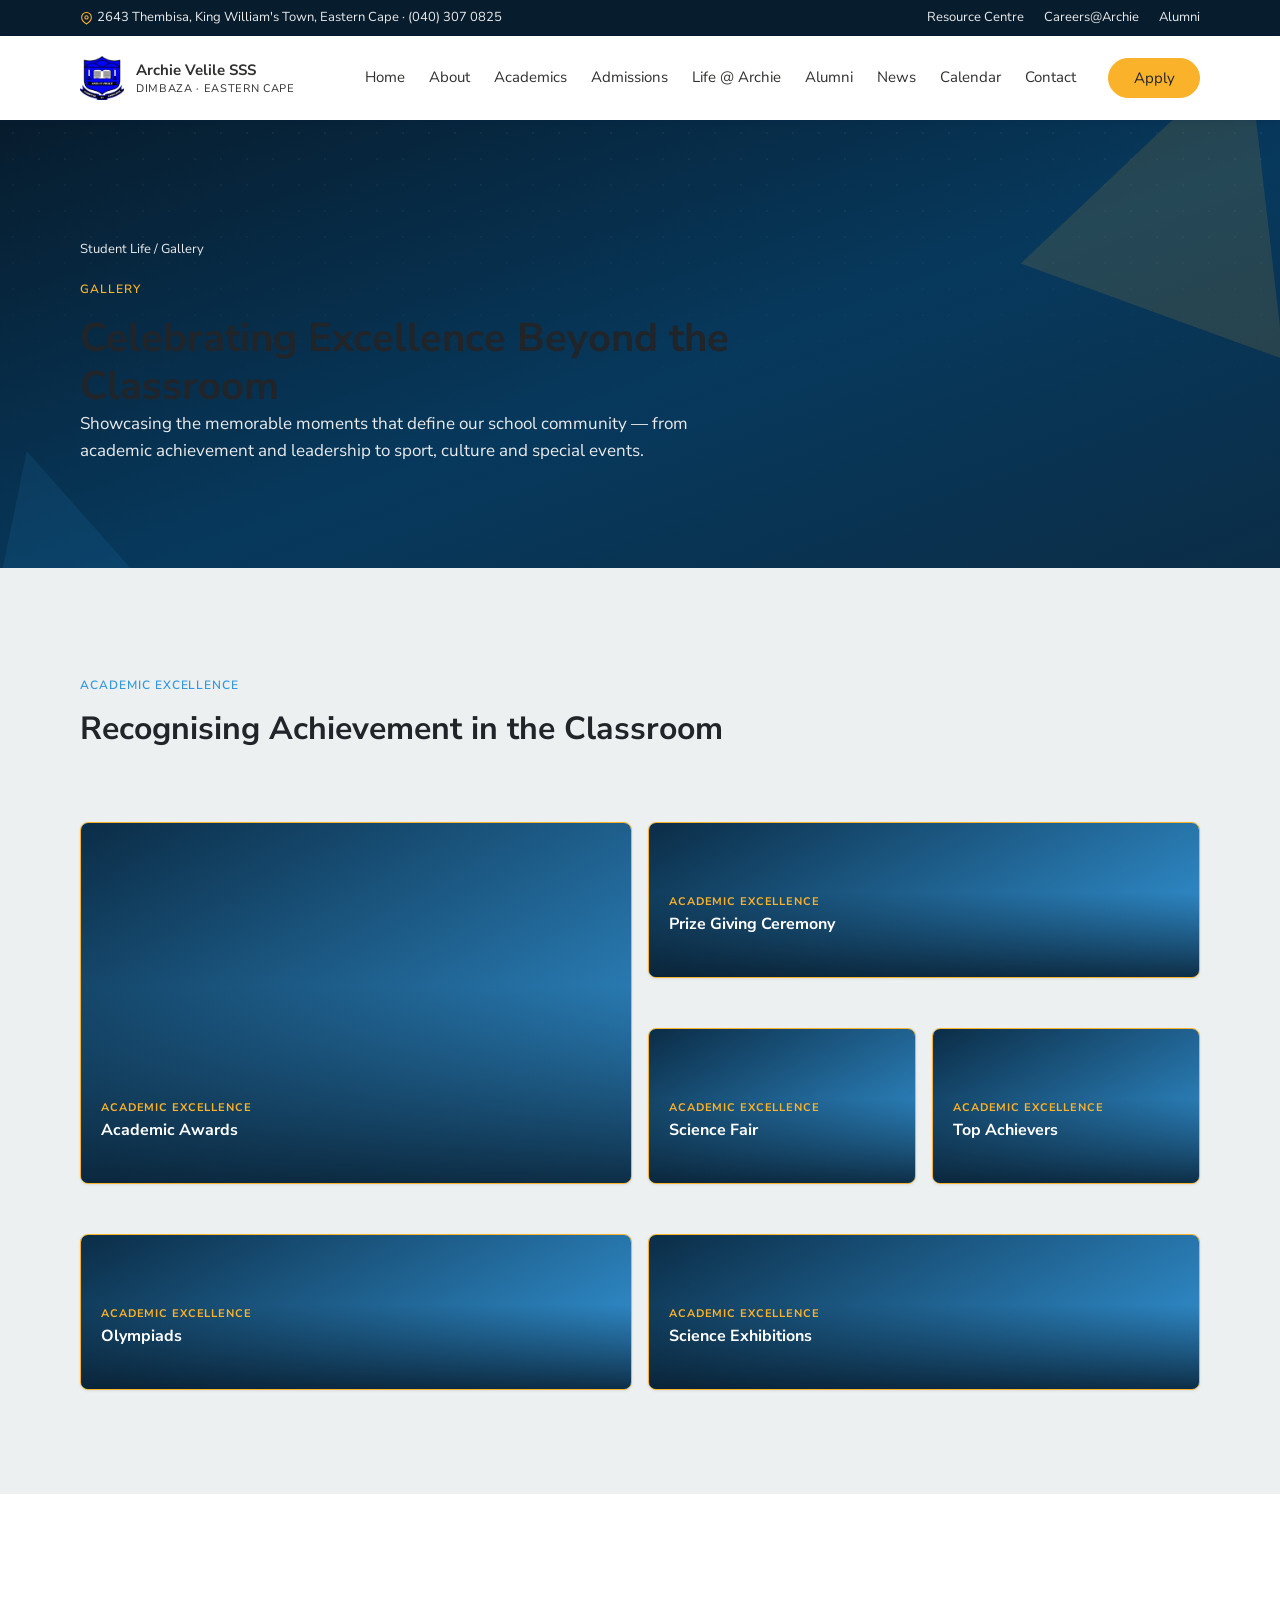
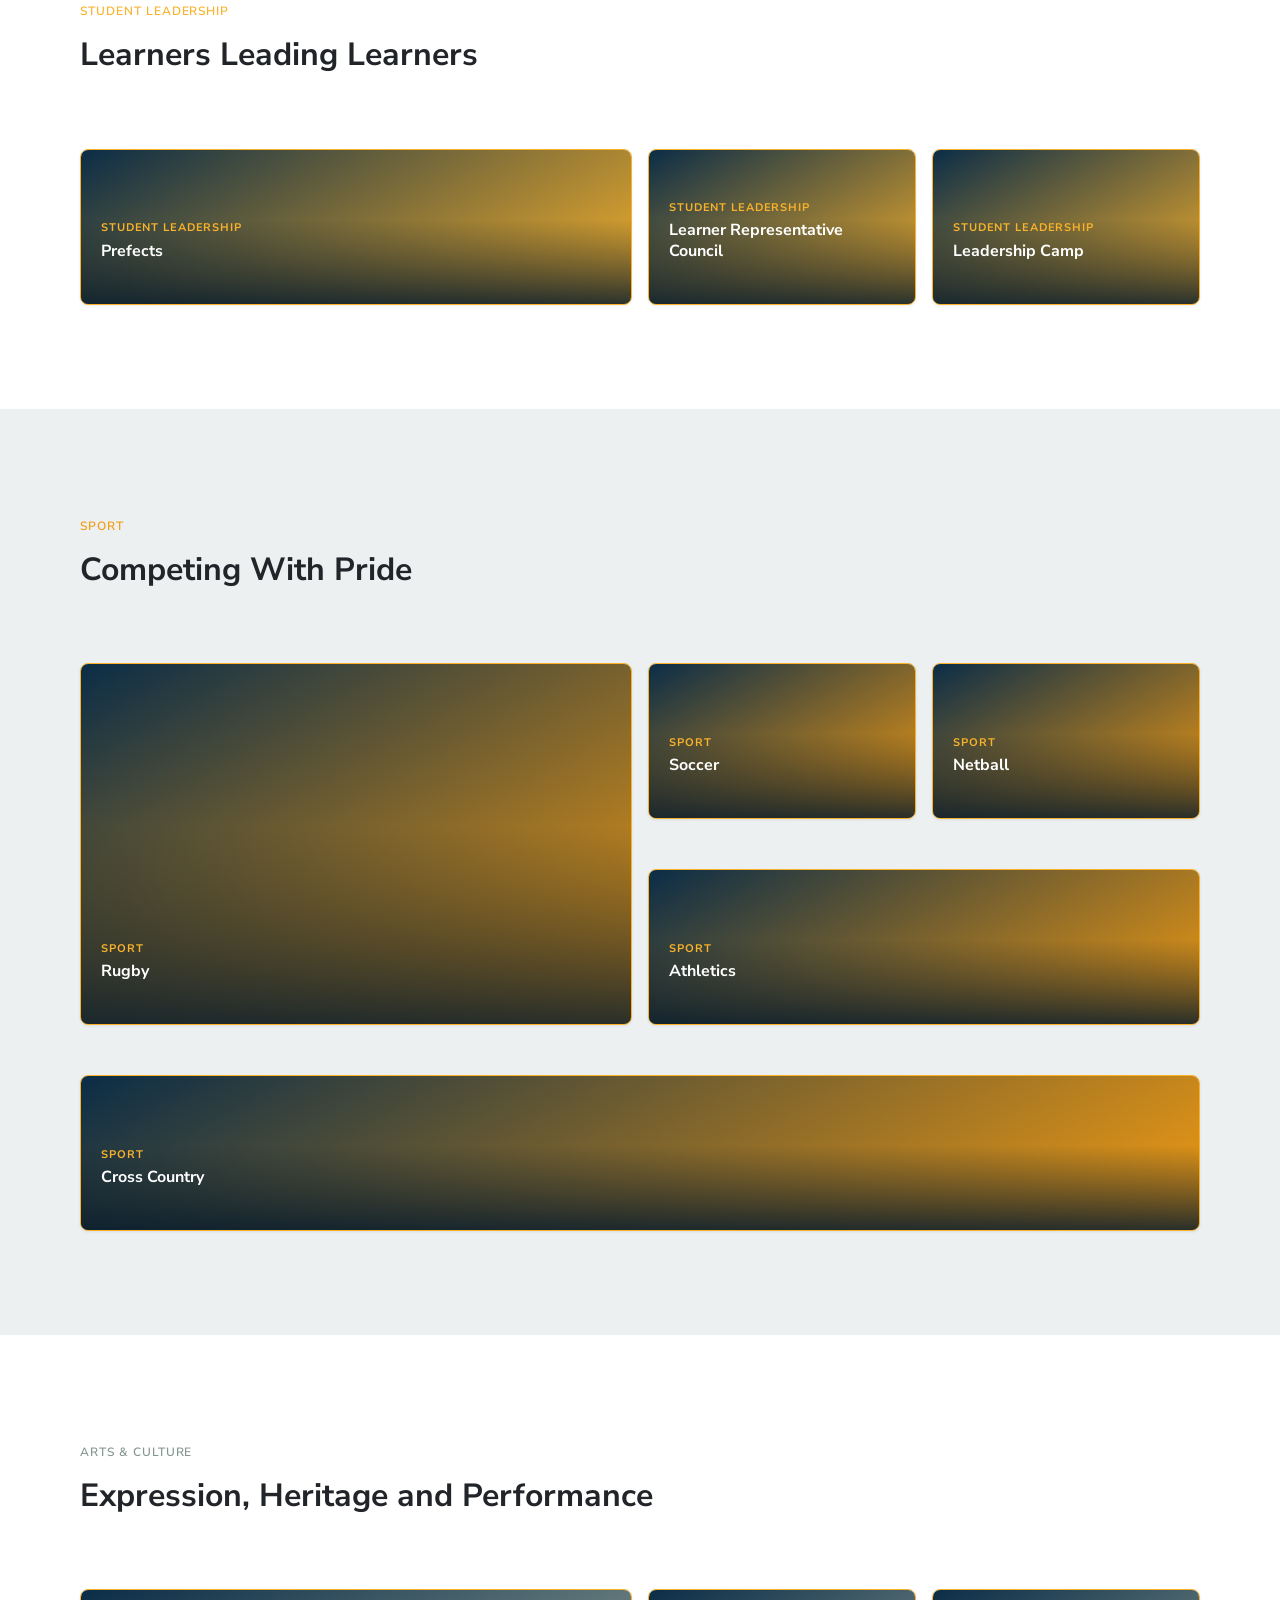
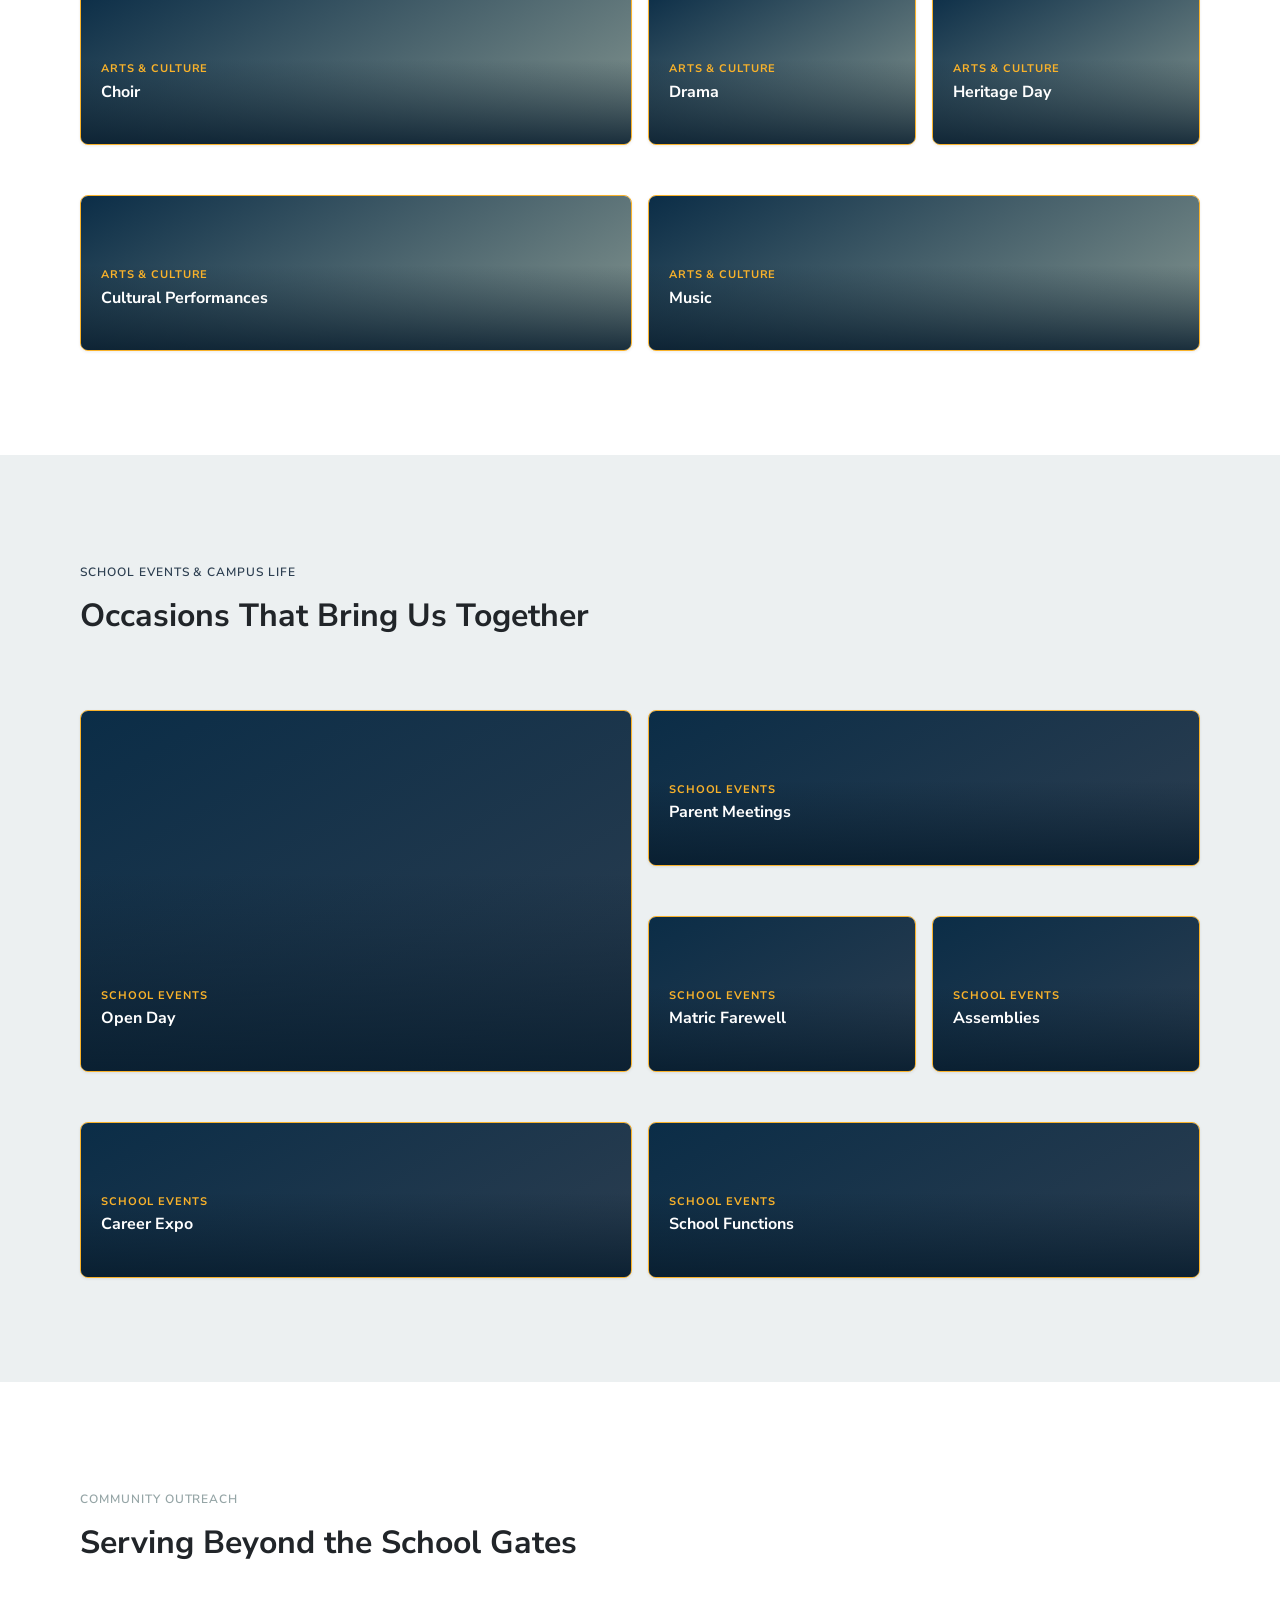
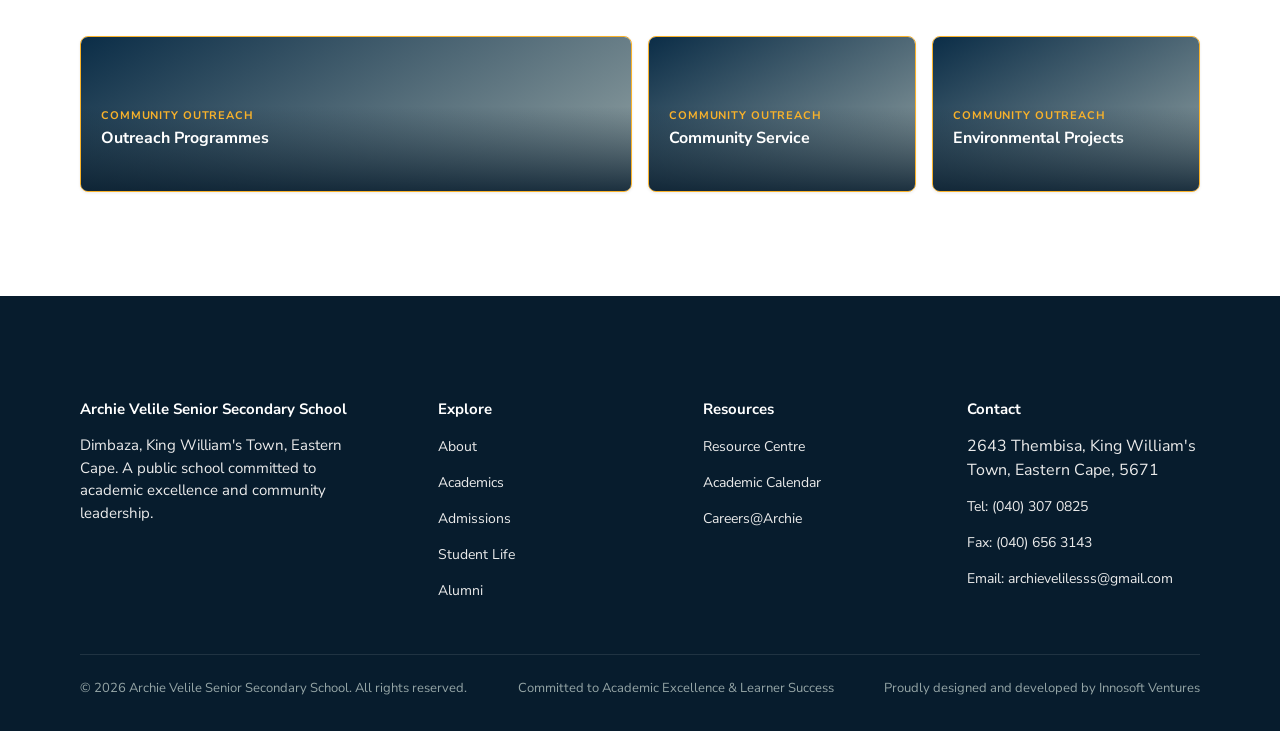
<file: HTML/gallery.html>
<!DOCTYPE html>
<html lang="en">
<head>
<meta charset="UTF-8">
<meta name="viewport" content="width=device-width, initial-scale=1.0">
<title>Gallery | Archie Velile Senior Secondary School</title>
<meta name="description" content="A visual showcase of academic excellence, leadership, sport, culture and community life at Archie Velile Senior Secondary School.">
<meta property="og:title" content="Gallery | Archie Velile Senior Secondary School">
<meta property="og:description" content="A visual showcase of academic excellence, leadership, sport, culture and community life at Archie Velile Senior Secondary School.">
<link href="https://fonts.googleapis.com/css?family=Nunito+Sans:200,300,400,600,700&display=swap" rel="stylesheet">
<link rel="stylesheet" href="../CSS/style.css">
</head>
<body data-page="gallery">
<a class="skip-link" href="#main">Skip to main content</a>

<!--
  NOTE ON PLACEHOLDER IMAGERY
  Every .gallery-item below uses the site's existing gradient-block
  convention (the same one behind .card-media / .faculty-portrait) rather
  than stock photography, so nothing here needs replacing before you drop
  in real photographs. To attach a real photo to any tile, add a
  data-img attribute with the image path, e.g.:
    data-img="../IMG/gallery/academic-awards.jpg"
  gallery.js will apply it automatically (and the lightbox will pick it up
  too) — no CSS or markup restructuring required. When you do add real
  <img> assets elsewhere on the site, remember loading="lazy" per the
  project's performance guidelines.
-->

<div class="utility-bar">
  <div class="container">
    <div class="contact-line">
      <svg viewBox="0 0 24 24" fill="none" stroke="currentColor" stroke-width="2" stroke-linecap="round" stroke-linejoin="round" aria-hidden="true" focusable="false"><path d="M21 10c0 6.5-9 12-9 12s-9-5.5-9-12a9 9 0 1 1 18 0Z"/><circle cx="12" cy="10" r="3"/></svg>
      <span>2643 Thembisa, King William's Town, Eastern Cape · (040) 307 0825</span>
    </div>
    <div class="utility-links">
      <a href="resources.html">Resource Centre</a>
      <a href="vacancies.html">Careers@Archie</a>
      <a href="alumni">Alumni</a>
    </div>
  </div>
</div>

<header class="site-header">
  <div class="container">
    <a href="../index.html" class="brand" aria-label="Archie Velile Senior Secondary School — Home">
      <img
        src="../img/School-logo1.png"
        alt="Archie Velile Senior Secondary School logo"
        class="brand-logo"
        width="180"
        height="44"
      >
      <span class="brand-name">Archie Velile SSS<span>Dimbaza · Eastern Cape</span></span>
    </a>
    <nav class="main-nav" id="main-nav" aria-label="Primary">
      <a href="../index.html" data-nav="home">Home</a>
      <a href="../HTML/about.html" data-nav="about">About</a>
      <a href="../HTML/academics.html" data-nav="academics">Academics</a>
      <a href="admission.html" data-nav="admissions">Admissions</a>
      <a href="../HTML/student-life.html" data-nav="student-life">Life @ Archie</a>
      <a href="alumni.html" data-nav="alumni">Alumni</a>
      <a href="../HTML/news.html" data-nav="news">News</a>
      <a href="../calendar.html" data-nav="calendar">Calendar</a>
      <a href="../HTML/contact.html" data-nav="contact">Contact</a>
      <a href="./online-application.html" class="btn btn-primary nav-apply">Apply</a>
    </nav>
    <button class="nav-toggle" aria-expanded="false" aria-controls="main-nav" aria-label="Toggle navigation menu">
      <span class="bar"></span>
    </button>
  </div>
</header>

<main id="main">

  <!-- ================= HERO ================= -->
  <section class="gallery-hero">
    <div class="gallery-hero-pattern" aria-hidden="true"></div>
    <div class="gallery-hero-triangle-a" aria-hidden="true"></div>
    <div class="gallery-hero-triangle-b" aria-hidden="true"></div>
    <div class="container">
      <div class="gallery-hero-content reveal">
        <p class="breadcrumb"><a href="../HTML/student-life.html">Student Life</a> / Gallery</p>
        <span class="eyebrow">Gallery</span>
        <h1>Celebrating Excellence Beyond the Classroom</h1>
        <p class="lede" style="color: var(--gray-pale);">Showcasing the memorable moments that define our school community — from academic achievement and leadership to sport, culture and special events.</p>
      </div>
    </div>
  </section>

  <!-- ================= ACADEMIC EXCELLENCE ================= -->
  <section class="gallery-category" style="--cat-color: var(--teal);">
    <div class="container">
      <div class="gallery-category-head reveal">
        <span class="eyebrow">Academic Excellence</span>
        <h2>Recognising Achievement in the Classroom</h2>
      </div>
      <div class="gallery-grid stagger">
        <button type="button" class="gallery-item gallery-item--feature reveal" data-category="Academic Excellence" data-title="Academic Awards" data-desc="Learners recognised for outstanding results across all subjects." data-accent="var(--teal)">
          <span class="gallery-item-media" aria-hidden="true"></span>
          <span class="gallery-item-overlay">
            <span class="gallery-item-category">Academic Excellence</span>
            <span class="gallery-item-title">Academic Awards</span>
            <span class="gallery-item-view">View Image</span>
          </span>
        </button>
        <button type="button" class="gallery-item gallery-item--wide reveal" data-category="Academic Excellence" data-title="Prize Giving Ceremony" data-desc="An annual celebration of the year's top academic performers." data-accent="var(--teal)">
          <span class="gallery-item-media" aria-hidden="true"></span>
          <span class="gallery-item-overlay">
            <span class="gallery-item-category">Academic Excellence</span>
            <span class="gallery-item-title">Prize Giving Ceremony</span>
            <span class="gallery-item-view">View Image</span>
          </span>
        </button>
        <button type="button" class="gallery-item gallery-item--std reveal" data-category="Academic Excellence" data-title="Science Fair" data-desc="Learner-led research and experimentation on display." data-accent="var(--teal)">
          <span class="gallery-item-media" aria-hidden="true"></span>
          <span class="gallery-item-overlay">
            <span class="gallery-item-category">Academic Excellence</span>
            <span class="gallery-item-title">Science Fair</span>
            <span class="gallery-item-view">View Image</span>
          </span>
        </button>
        <button type="button" class="gallery-item gallery-item--std reveal" data-category="Academic Excellence" data-title="Top Achievers" data-desc="Celebrating the learners who led each grade academically." data-accent="var(--teal)">
          <span class="gallery-item-media" aria-hidden="true"></span>
          <span class="gallery-item-overlay">
            <span class="gallery-item-category">Academic Excellence</span>
            <span class="gallery-item-title">Top Achievers</span>
            <span class="gallery-item-view">View Image</span>
          </span>
        </button>
        <button type="button" class="gallery-item gallery-item--wide reveal" data-category="Academic Excellence" data-title="Olympiads" data-desc="Representing the school in provincial subject Olympiads." data-accent="var(--teal)">
          <span class="gallery-item-media" aria-hidden="true"></span>
          <span class="gallery-item-overlay">
            <span class="gallery-item-category">Academic Excellence</span>
            <span class="gallery-item-title">Olympiads</span>
            <span class="gallery-item-view">View Image</span>
          </span>
        </button>
        <button type="button" class="gallery-item gallery-item--wide reveal" data-category="Academic Excellence" data-title="Science Exhibitions" data-desc="Practical, hands-on science on show for the wider community." data-accent="var(--teal)">
          <span class="gallery-item-media" aria-hidden="true"></span>
          <span class="gallery-item-overlay">
            <span class="gallery-item-category">Academic Excellence</span>
            <span class="gallery-item-title">Science Exhibitions</span>
            <span class="gallery-item-view">View Image</span>
          </span>
        </button>
      </div>
    </div>
  </section>

  <!-- ================= STUDENT LEADERSHIP ================= -->
  <section class="gallery-category" style="--cat-color: var(--gold);">
    <div class="container">
      <div class="gallery-category-head reveal">
        <span class="eyebrow">Student Leadership</span>
        <h2>Learners Leading Learners</h2>
      </div>
      <div class="gallery-grid stagger">
        <button type="button" class="gallery-item gallery-item--wide reveal" data-category="Student Leadership" data-title="Prefects" data-desc="The prefect body responsible for daily school leadership." data-accent="var(--gold)">
          <span class="gallery-item-media" aria-hidden="true"></span>
          <span class="gallery-item-overlay">
            <span class="gallery-item-category">Student Leadership</span>
            <span class="gallery-item-title">Prefects</span>
            <span class="gallery-item-view">View Image</span>
          </span>
        </button>
        <button type="button" class="gallery-item gallery-item--std reveal" data-category="Student Leadership" data-title="Learner Representative Council" data-desc="Elected learners representing the voice of the student body." data-accent="var(--gold)">
          <span class="gallery-item-media" aria-hidden="true"></span>
          <span class="gallery-item-overlay">
            <span class="gallery-item-category">Student Leadership</span>
            <span class="gallery-item-title">Learner Representative Council</span>
            <span class="gallery-item-view">View Image</span>
          </span>
        </button>
        <button type="button" class="gallery-item gallery-item--std reveal" data-category="Student Leadership" data-title="Leadership Camp" data-desc="An annual retreat building confidence and teamwork." data-accent="var(--gold)">
          <span class="gallery-item-media" aria-hidden="true"></span>
          <span class="gallery-item-overlay">
            <span class="gallery-item-category">Student Leadership</span>
            <span class="gallery-item-title">Leadership Camp</span>
            <span class="gallery-item-view">View Image</span>
          </span>
        </button>
      </div>
    </div>
  </section>

  <!-- ================= SPORT ================= -->
  <section class="gallery-category" style="--cat-color: var(--orange);">
    <div class="container">
      <div class="gallery-category-head reveal">
        <span class="eyebrow">Sport</span>
        <h2>Competing With Pride</h2>
      </div>
      <div class="gallery-grid stagger">
        <button type="button" class="gallery-item gallery-item--feature reveal" data-category="Sport" data-title="Rugby" data-desc="First-team rugby in action on match day." data-accent="var(--orange)">
          <span class="gallery-item-media" aria-hidden="true"></span>
          <span class="gallery-item-overlay">
            <span class="gallery-item-category">Sport</span>
            <span class="gallery-item-title">Rugby</span>
            <span class="gallery-item-view">View Image</span>
          </span>
        </button>
        <button type="button" class="gallery-item gallery-item--std reveal" data-category="Sport" data-title="Soccer" data-desc="Boys' and girls' soccer teams competing across the grades." data-accent="var(--orange)">
          <span class="gallery-item-media" aria-hidden="true"></span>
          <span class="gallery-item-overlay">
            <span class="gallery-item-category">Sport</span>
            <span class="gallery-item-title">Soccer</span>
            <span class="gallery-item-view">View Image</span>
          </span>
        </button>
        <button type="button" class="gallery-item gallery-item--std reveal" data-category="Sport" data-title="Netball" data-desc="Netball fixtures throughout the season." data-accent="var(--orange)">
          <span class="gallery-item-media" aria-hidden="true"></span>
          <span class="gallery-item-overlay">
            <span class="gallery-item-category">Sport</span>
            <span class="gallery-item-title">Netball</span>
            <span class="gallery-item-view">View Image</span>
          </span>
        </button>
        <button type="button" class="gallery-item gallery-item--wide reveal" data-category="Sport" data-title="Athletics" data-desc="The annual Interhouse Athletics Day." data-accent="var(--orange)">
          <span class="gallery-item-media" aria-hidden="true"></span>
          <span class="gallery-item-overlay">
            <span class="gallery-item-category">Sport</span>
            <span class="gallery-item-title">Athletics</span>
            <span class="gallery-item-view">View Image</span>
          </span>
        </button>
        <button type="button" class="gallery-item gallery-item--full reveal" data-category="Sport" data-title="Cross Country" data-desc="Learners representing the school in regional cross country events." data-accent="var(--orange)">
          <span class="gallery-item-media" aria-hidden="true"></span>
          <span class="gallery-item-overlay">
            <span class="gallery-item-category">Sport</span>
            <span class="gallery-item-title">Cross Country</span>
            <span class="gallery-item-view">View Image</span>
          </span>
        </button>
      </div>
    </div>
  </section>

  <!-- ================= ARTS & CULTURE ================= -->
  <section class="gallery-category" style="--cat-color: var(--sage);">
    <div class="container">
      <div class="gallery-category-head reveal">
        <span class="eyebrow">Arts &amp; Culture</span>
        <h2>Expression, Heritage and Performance</h2>
      </div>
      <div class="gallery-grid stagger">
        <button type="button" class="gallery-item gallery-item--wide reveal" data-category="Arts & Culture" data-title="Choir" data-desc="The school choir performing at regional festivals." data-accent="var(--sage)">
          <span class="gallery-item-media" aria-hidden="true"></span>
          <span class="gallery-item-overlay">
            <span class="gallery-item-category">Arts &amp; Culture</span>
            <span class="gallery-item-title">Choir</span>
            <span class="gallery-item-view">View Image</span>
          </span>
        </button>
        <button type="button" class="gallery-item gallery-item--std reveal" data-category="Arts & Culture" data-title="Drama" data-desc="Learner productions from the Drama Society." data-accent="var(--sage)">
          <span class="gallery-item-media" aria-hidden="true"></span>
          <span class="gallery-item-overlay">
            <span class="gallery-item-category">Arts &amp; Culture</span>
            <span class="gallery-item-title">Drama</span>
            <span class="gallery-item-view">View Image</span>
          </span>
        </button>
        <button type="button" class="gallery-item gallery-item--std reveal" data-category="Arts & Culture" data-title="Heritage Day" data-desc="Celebrating the cultures that make up our school community." data-accent="var(--sage)">
          <span class="gallery-item-media" aria-hidden="true"></span>
          <span class="gallery-item-overlay">
            <span class="gallery-item-category">Arts &amp; Culture</span>
            <span class="gallery-item-title">Heritage Day</span>
            <span class="gallery-item-view">View Image</span>
          </span>
        </button>
        <button type="button" class="gallery-item gallery-item--wide reveal" data-category="Arts & Culture" data-title="Cultural Performances" data-desc="Dance and performance pieces at the annual Cultural Evening." data-accent="var(--sage)">
          <span class="gallery-item-media" aria-hidden="true"></span>
          <span class="gallery-item-overlay">
            <span class="gallery-item-category">Arts &amp; Culture</span>
            <span class="gallery-item-title">Cultural Performances</span>
            <span class="gallery-item-view">View Image</span>
          </span>
        </button>
        <button type="button" class="gallery-item gallery-item--wide reveal" data-category="Arts & Culture" data-title="Music" data-desc="Instrumental and vocal performances throughout the year." data-accent="var(--sage)">
          <span class="gallery-item-media" aria-hidden="true"></span>
          <span class="gallery-item-overlay">
            <span class="gallery-item-category">Arts &amp; Culture</span>
            <span class="gallery-item-title">Music</span>
            <span class="gallery-item-view">View Image</span>
          </span>
        </button>
      </div>
    </div>
  </section>

  <!-- ================= SCHOOL EVENTS & CAMPUS LIFE ================= -->
  <section class="gallery-category" style="--cat-color: var(--slate);">
    <div class="container">
      <div class="gallery-category-head reveal">
        <span class="eyebrow">School Events &amp; Campus Life</span>
        <h2>Occasions That Bring Us Together</h2>
      </div>
      <div class="gallery-grid stagger">
        <button type="button" class="gallery-item gallery-item--feature reveal" data-category="School Events" data-title="Open Day" data-desc="Welcoming prospective learners and families to campus." data-accent="var(--slate)">
          <span class="gallery-item-media" aria-hidden="true"></span>
          <span class="gallery-item-overlay">
            <span class="gallery-item-category">School Events</span>
            <span class="gallery-item-title">Open Day</span>
            <span class="gallery-item-view">View Image</span>
          </span>
        </button>
        <button type="button" class="gallery-item gallery-item--wide reveal" data-category="School Events" data-title="Parent Meetings" data-desc="Termly meetings keeping parents informed and involved." data-accent="var(--slate)">
          <span class="gallery-item-media" aria-hidden="true"></span>
          <span class="gallery-item-overlay">
            <span class="gallery-item-category">School Events</span>
            <span class="gallery-item-title">Parent Meetings</span>
            <span class="gallery-item-view">View Image</span>
          </span>
        </button>
        <button type="button" class="gallery-item gallery-item--std reveal" data-category="School Events" data-title="Matric Farewell" data-desc="A formal send-off celebrating the Matric class." data-accent="var(--slate)">
          <span class="gallery-item-media" aria-hidden="true"></span>
          <span class="gallery-item-overlay">
            <span class="gallery-item-category">School Events</span>
            <span class="gallery-item-title">Matric Farewell</span>
            <span class="gallery-item-view">View Image</span>
          </span>
        </button>
        <button type="button" class="gallery-item gallery-item--std reveal" data-category="School Events" data-title="Assemblies" data-desc="Weekly assemblies setting the tone for school life." data-accent="var(--slate)">
          <span class="gallery-item-media" aria-hidden="true"></span>
          <span class="gallery-item-overlay">
            <span class="gallery-item-category">School Events</span>
            <span class="gallery-item-title">Assemblies</span>
            <span class="gallery-item-view">View Image</span>
          </span>
        </button>
        <button type="button" class="gallery-item gallery-item--wide reveal" data-category="School Events" data-title="Career Expo" data-desc="Connecting learners with tertiary institutions and employers." data-accent="var(--slate)">
          <span class="gallery-item-media" aria-hidden="true"></span>
          <span class="gallery-item-overlay">
            <span class="gallery-item-category">School Events</span>
            <span class="gallery-item-title">Career Expo</span>
            <span class="gallery-item-view">View Image</span>
          </span>
        </button>
        <button type="button" class="gallery-item gallery-item--wide reveal" data-category="School Events" data-title="School Functions" data-desc="Moments from the school's calendar of formal occasions." data-accent="var(--slate)">
          <span class="gallery-item-media" aria-hidden="true"></span>
          <span class="gallery-item-overlay">
            <span class="gallery-item-category">School Events</span>
            <span class="gallery-item-title">School Functions</span>
            <span class="gallery-item-view">View Image</span>
          </span>
        </button>
      </div>
    </div>
  </section>

  <!-- ================= COMMUNITY OUTREACH ================= -->
  <section class="gallery-category" style="--cat-color: var(--soft-slate);">
    <div class="container">
      <div class="gallery-category-head reveal">
        <span class="eyebrow">Community Outreach</span>
        <h2>Serving Beyond the School Gates</h2>
      </div>
      <div class="gallery-grid stagger">
        <button type="button" class="gallery-item gallery-item--wide reveal" data-category="Community Outreach" data-title="Outreach Programmes" data-desc="Learners giving back to the Dimbaza community." data-accent="var(--soft-slate)">
          <span class="gallery-item-media" aria-hidden="true"></span>
          <span class="gallery-item-overlay">
            <span class="gallery-item-category">Community Outreach</span>
            <span class="gallery-item-title">Outreach Programmes</span>
            <span class="gallery-item-view">View Image</span>
          </span>
        </button>
        <button type="button" class="gallery-item gallery-item--std reveal" data-category="Community Outreach" data-title="Community Service" data-desc="Learner-led service projects supporting the wider community." data-accent="var(--soft-slate)">
          <span class="gallery-item-media" aria-hidden="true"></span>
          <span class="gallery-item-overlay">
            <span class="gallery-item-category">Community Outreach</span>
            <span class="gallery-item-title">Community Service</span>
            <span class="gallery-item-view">View Image</span>
          </span>
        </button>
        <button type="button" class="gallery-item gallery-item--std reveal" data-category="Community Outreach" data-title="Environmental Projects" data-desc="Greening and clean-up initiatives around the school and community." data-accent="var(--soft-slate)">
          <span class="gallery-item-media" aria-hidden="true"></span>
          <span class="gallery-item-overlay">
            <span class="gallery-item-category">Community Outreach</span>
            <span class="gallery-item-title">Environmental Projects</span>
            <span class="gallery-item-view">View Image</span>
          </span>
        </button>
      </div>
    </div>
  </section>

</main>

<footer class="site-footer">
  <div class="container">
    <div class="footer-grid">
      <div class="footer-col">
        <h5>Archie Velile Senior Secondary School</h5>
        <p class="body-std" style="color: var(--gray-pale); max-width: 30ch;">Dimbaza, King William's Town, Eastern Cape. A public school committed to academic excellence and community leadership.</p>
      </div>
      <div class="footer-col">
        <h5>Explore</h5>
        <ul>
          <li><a href="./about.html">About</a></li>
          <li><a href="./academics.html">Academics</a></li>
          <li><a href="./admission.html">Admissions</a></li>
          <li><a href="./student-life.html">Student Life</a></li>
          <li><a href="./alumni.html">Alumni</a></li>
        </ul>
      </div>
      <div class="footer-col">
        <h5>Resources</h5>
        <ul>
          <li><a href="./resources.html">Resource Centre</a></li>
          <li><a href="./calendar.html">Academic Calendar</a></li>
          <li><a href="./vacancies.html">Careers@Archie</a></li>
        </ul>
      </div>
      <div class="footer-col">
        <h5>Contact</h5>
        <ul>
          <li>2643 Thembisa, King William's Town, Eastern Cape, 5671</li>
          <li><a href="tel:+27403070825">Tel: (040) 307 0825</a></li>
          <li><a href="tel:+27403070825">Fax: (040) 656 3143</a></li>
          <li><a href="mailto:archievelile@gmail.com">Email: archievelilesss@gmail.com</a></li>
        </ul>
      </div>
    </div>
    <div class="footer-bottom">
      <span>© 2026 Archie Velile Senior Secondary School. All rights reserved.</span>
      <span>Committed to Academic Excellence & Learner Success</span>
      <span>Proudly designed and developed by Innosoft Ventures</span>
    </div>
  </div>
</footer>

<!-- ================= LIGHTBOX ================= -->
<div class="gallery-lightbox" id="galleryLightbox" role="dialog" aria-modal="true" aria-label="Image viewer" hidden>
  <button type="button" class="gallery-lightbox-close" id="lightboxClose" aria-label="Close image viewer">
    <svg viewBox="0 0 24 24" fill="none" stroke="currentColor" stroke-width="2" stroke-linecap="round"><line x1="6" y1="6" x2="18" y2="18"/><line x1="18" y1="6" x2="6" y2="18"/></svg>
  </button>
  <button type="button" class="gallery-lightbox-prev" id="lightboxPrev" aria-label="Previous image">
    <svg viewBox="0 0 24 24" fill="none" stroke="currentColor" stroke-width="2" stroke-linecap="round" stroke-linejoin="round"><polyline points="15 18 9 12 15 6"/></svg>
  </button>
  <div class="gallery-lightbox-stage">
    <div class="gallery-lightbox-media" id="lightboxMedia" aria-hidden="true"></div>
    <div class="gallery-lightbox-caption">
      <span class="gallery-lightbox-category" id="lightboxCategory"></span>
      <span class="gallery-lightbox-title" id="lightboxTitle"></span>
      <p class="gallery-lightbox-desc" id="lightboxDesc"></p>
      <span class="gallery-lightbox-count" id="lightboxCount"></span>
    </div>
  </div>
  <button type="button" class="gallery-lightbox-next" id="lightboxNext" aria-label="Next image">
    <svg viewBox="0 0 24 24" fill="none" stroke="currentColor" stroke-width="2" stroke-linecap="round" stroke-linejoin="round"><polyline points="9 18 15 12 9 6"/></svg>
  </button>
</div>

<script src="../JavaScript/script.js"></script>
<script src="../JavaScript/gallery.js"></script>
</body>
</html>
</file>
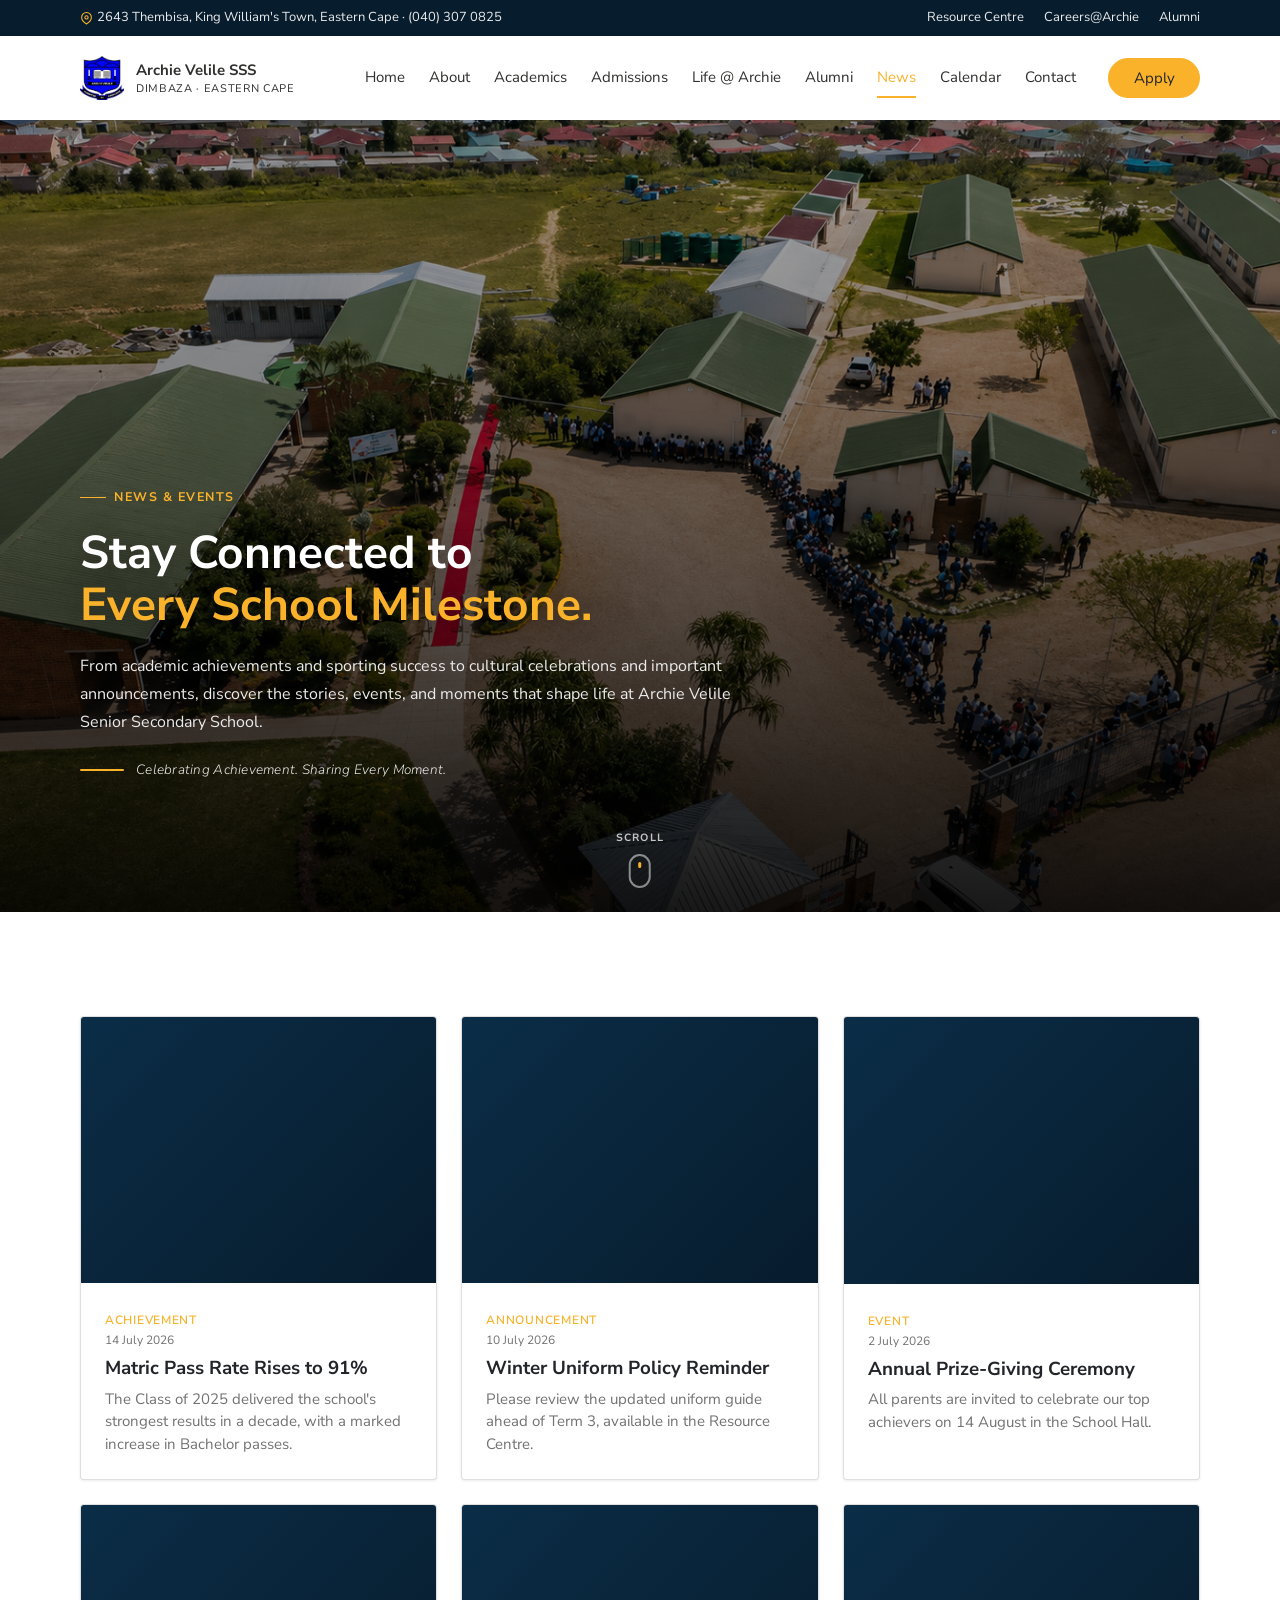
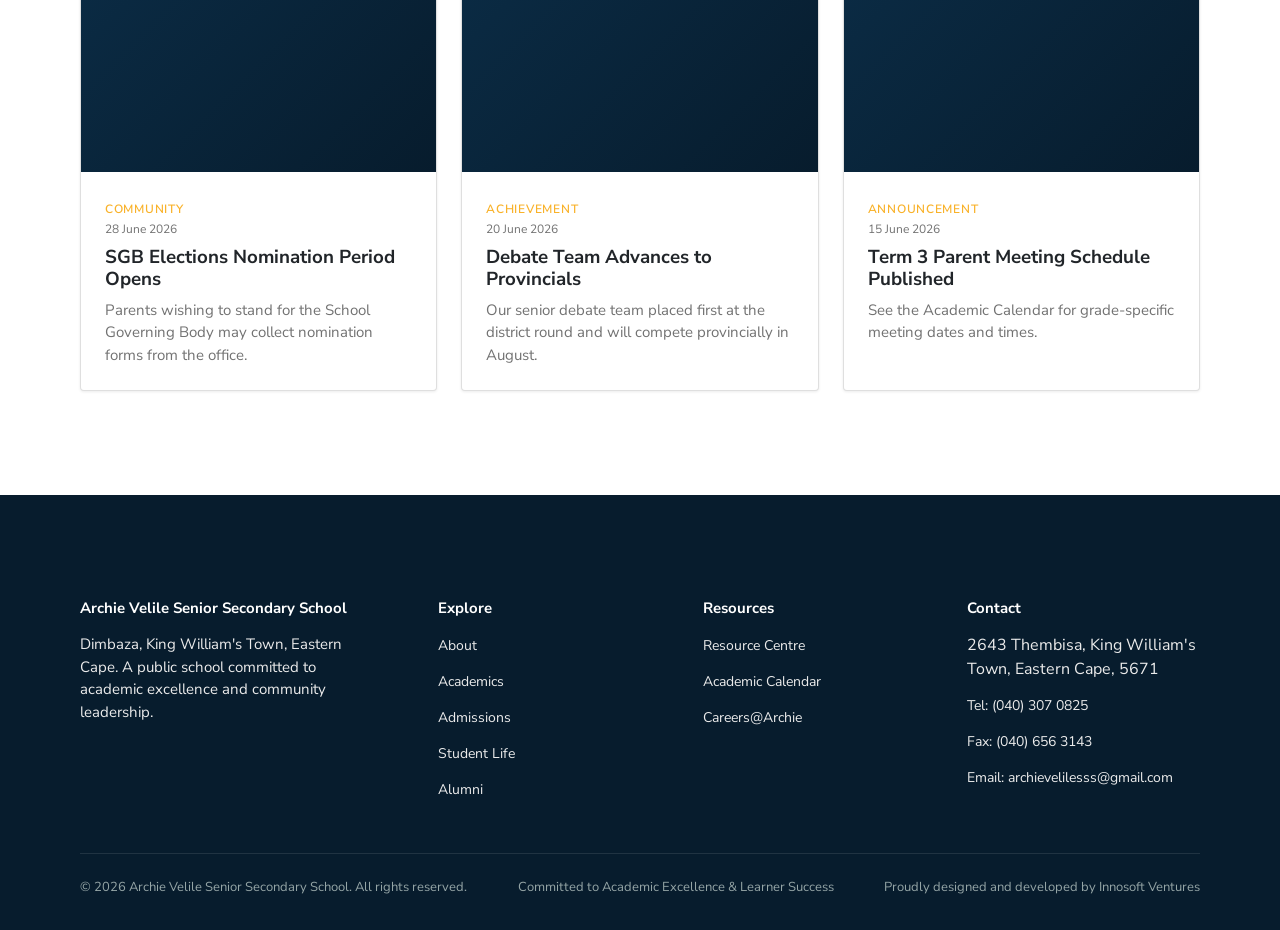
<file: HTML/news.html>
<!DOCTYPE html>
<html lang="en">
<head>
<meta charset="UTF-8">
<meta name="viewport" content="width=device-width, initial-scale=1.0">
<title>News | Archie Velile Senior Secondary School</title>
<meta name="description" content="Latest news, events, achievements and community updates from Archie Velile Senior Secondary School.">
<link href="https://fonts.googleapis.com/css?family=Nunito+Sans:200,300,400,600,700&display=swap" rel="stylesheet">
<link rel="stylesheet" href="../CSS/style.css">
</head>
<body data-page="news">
<a class="skip-link" href="#main">Skip to main content</a>

<div class="utility-bar">
  <div class="container">
    <div class="contact-line">
      <svg viewBox="0 0 24 24" fill="none" stroke="currentColor" stroke-width="2" stroke-linecap="round" stroke-linejoin="round" aria-hidden="true" focusable="false"><path d="M21 10c0 6.5-9 12-9 12s-9-5.5-9-12a9 9 0 1 1 18 0Z"/><circle cx="12" cy="10" r="3"/></svg>
      <span>2643 Thembisa, King William's Town, Eastern Cape · (040) 307 0825</span>
    </div>
    <div class="utility-links">
      <a href="resources.html">Resource Centre</a>
      <a href="vacancies.html">Careers@Archie</a>
      <a href="alumni.html">Alumni</a>
    </div>
  </div>
</div>

<header class="site-header">
  <div class="container">
    <a href="../index.html" class="brand" aria-label="Archie Velile Senior Secondary School — Home">
      <img
        src="../img/School-logo1.png"
        alt="Archie Velile Senior Secondary School logo"
        class="brand-logo"
        width="180"
        height="44"
      >
      <span class="brand-name">Archie Velile SSS<span>Dimbaza · Eastern Cape</span></span>
    </a>
    <nav class="main-nav" id="main-nav" aria-label="Primary">
      <a href="../index.html" data-nav="home">Home</a>
      <a href="../HTML/about.html" data-nav="about">About</a>
      <a href="../HTML/academics.html" data-nav="academics">Academics</a>
      <a href="admission.html" data-nav="admissions">Admissions</a>
      <a href="../HTML/student-life.html" data-nav="student-life">Life @ Archie</a>
      <a href="alumni.html" data-nav="alumni">Alumni</a>
      <a href="../HTML/news.html" data-nav="news">News</a>
      <a href="../HTML/calendar.html" data-nav="calendar">Calendar</a>
      <a href="../HTML/contact.html" data-nav="contact">Contact</a>
      <a href="./online-application.html" class="btn btn-primary nav-apply">Apply</a>
    </nav>
    <button class="nav-toggle" aria-expanded="false" aria-controls="main-nav" aria-label="Toggle navigation menu">
      <span class="bar"></span>
    </button>
  </div>
</header>

<main id="main">

  <!-- ============ ACADEMICS HERO ============ -->
  <section class="academics-hero">
    <div class="academics-hero-media reveal-scale">
      <img src="../img/Archie.png" alt="Learners engaged in a science lesson at Archie Velile Senior Secondary School" loading="eager">
    </div>
    <div class="academics-hero-overlay" aria-hidden="true"></div>
    <div class="academics-hero-texture" aria-hidden="true"></div>

    <div class="container" style="margin-bottom: 80px;">
      <div class="academics-hero-content stagger">
        <span class="academics-hero-eyebrow reveal" style="--i:0;">News & Events</span>
        <h1 class="academics-hero-headline reveal" style="--i:1;">Stay Connected to <em><br>Every School Milestone.</em></h1>
        <p class="academics-hero-lede reveal" style="--i:2;">From academic achievements and sporting success to cultural celebrations and important announcements, discover the stories, events, and moments that shape life at Archie Velile Senior Secondary School.</p>

        <div class="academics-hero-divider reveal" style="--i:3;">
          <span class="line" aria-hidden="true"></span>
          <span class="motto">Celebrating Achievement. Sharing Every Moment.</span>
        </div>

      </div>
    </div>

    <div class="academics-hero-scroll" aria-hidden="true">
      <span>Scroll</span>
      <span class="academics-hero-scroll-mouse"></span>
    </div>
  </section>

  <section>
    <div class="container">
      <div class="grid grid-3 stagger">

        <article class="card reveal">
          <div class="card-media" aria-hidden="true"></div>
          <div class="card-body">
            <span class="card-eyebrow">Achievement</span>
            <p class="caption">14 July 2026</p>
            <h5 style="margin-top: var(--space-sm);">Matric Pass Rate Rises to 91%</h5>
            <p class="body-std" style="color: var(--gray-light); margin-top: var(--space-sm);">The Class of 2025 delivered the school's strongest results in a decade, with a marked increase in Bachelor passes.</p>
          </div>
        </article>

        <article class="card reveal">
          <div class="card-media" aria-hidden="true"></div>
          <div class="card-body">
            <span class="card-eyebrow">Announcement</span>
            <p class="caption">10 July 2026</p>
            <h5 style="margin-top: var(--space-sm);">Winter Uniform Policy Reminder</h5>
            <p class="body-std" style="color: var(--gray-light); margin-top: var(--space-sm);">Please review the updated uniform guide ahead of Term 3, available in the Resource Centre.</p>
          </div>
        </article>

        <article class="card reveal">
          <div class="card-media" aria-hidden="true"></div>
          <div class="card-body">
            <span class="card-eyebrow">Event</span>
            <p class="caption">2 July 2026</p>
            <h5 style="margin-top: var(--space-sm);">Annual Prize-Giving Ceremony</h5>
            <p class="body-std" style="color: var(--gray-light); margin-top: var(--space-sm);">All parents are invited to celebrate our top achievers on 14 August in the School Hall.</p>
          </div>
        </article>

        <article class="card reveal">
          <div class="card-media" aria-hidden="true"></div>
          <div class="card-body">
            <span class="card-eyebrow">Community</span>
            <p class="caption">28 June 2026</p>
            <h5 style="margin-top: var(--space-sm);">SGB Elections Nomination Period Opens</h5>
            <p class="body-std" style="color: var(--gray-light); margin-top: var(--space-sm);">Parents wishing to stand for the School Governing Body may collect nomination forms from the office.</p>
          </div>
        </article>

        <article class="card reveal">
          <div class="card-media" aria-hidden="true"></div>
          <div class="card-body">
            <span class="card-eyebrow">Achievement</span>
            <p class="caption">20 June 2026</p>
            <h5 style="margin-top: var(--space-sm);">Debate Team Advances to Provincials</h5>
            <p class="body-std" style="color: var(--gray-light); margin-top: var(--space-sm);">Our senior debate team placed first at the district round and will compete provincially in August.</p>
          </div>
        </article>

        <article class="card reveal">
          <div class="card-media" aria-hidden="true"></div>
          <div class="card-body">
            <span class="card-eyebrow">Announcement</span>
            <p class="caption">15 June 2026</p>
            <h5 style="margin-top: var(--space-sm);">Term 3 Parent Meeting Schedule Published</h5>
            <p class="body-std" style="color: var(--gray-light); margin-top: var(--space-sm);">See the Academic Calendar for grade-specific meeting dates and times.</p>
          </div>
        </article>

      </div>
    </div>
  </section>

</main>

<footer class="site-footer">
  <div class="container">
    <div class="footer-grid">
      <div class="footer-col">
        <h5>Archie Velile Senior Secondary School</h5>
        <p class="body-std" style="color: var(--gray-pale); max-width: 30ch;">Dimbaza, King William's Town, Eastern Cape. A public school committed to academic excellence and community leadership.</p>
      </div>
      <div class="footer-col">
        <h5>Explore</h5>
        <ul>
          <li><a href="./about.html">About</a></li>
          <li><a href="./academics.html">Academics</a></li>
          <li><a href="./admissions.html">Admissions</a></li>
          <li><a href="./student-life.html">Student Life</a></li>
          <li><a href="./alumni.html">Alumni</a></li>
        </ul>
      </div>
      <div class="footer-col">
        <h5>Resources</h5>
        <ul>
          <li><a href="./resources.html">Resource Centre</a></li>
          <li><a href="./calendar.html">Academic Calendar</a></li>
          <li><a href="./vacancies.html">Careers@Archie</a></li>
        </ul>
      </div>
      <div class="footer-col">
        <h5>Contact</h5>
        <ul>
          <li>2643 Thembisa, King William's Town, Eastern Cape, 5671</li>
          <li><a href="tel:+27403070825">Tel: (040) 307 0825</a></li>
          <li><a href="tel:+27403070825">Fax: (040) 656 3143</a></li>
          <li><a href="mailto:archievelile@gmail.com">Email: archievelilesss@gmail.com</a></li>
        </ul>
      </div>
    </div>
    <div class="footer-bottom">
      <span>© 2026 Archie Velile Senior Secondary School. All rights reserved.</span>
      <span>Committed to Academic Excellence & Learner Success</span>
      <span>Proudly designed and developed by Innosoft Ventures</span>
    </div>
  </div>
</footer>

<script src="../JavaScript/script.js"></script>
</body>
</html>
</file>
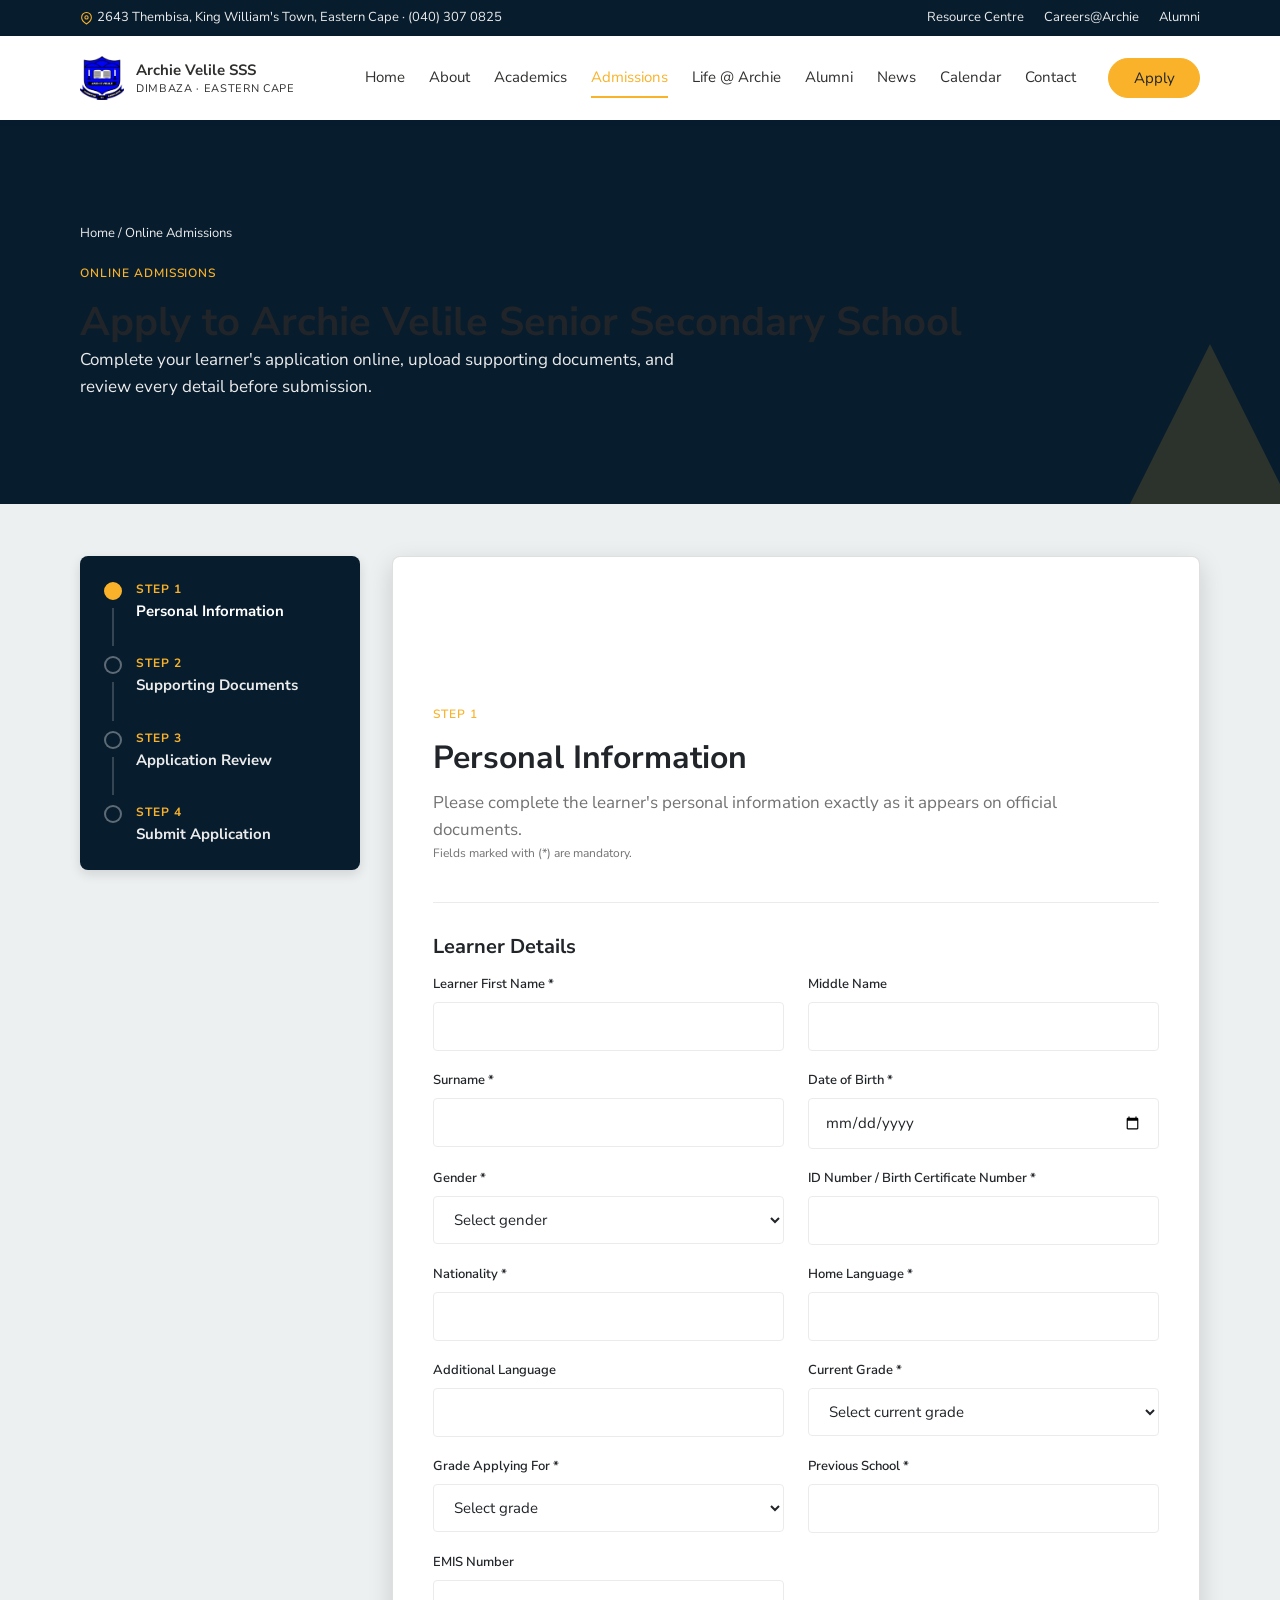
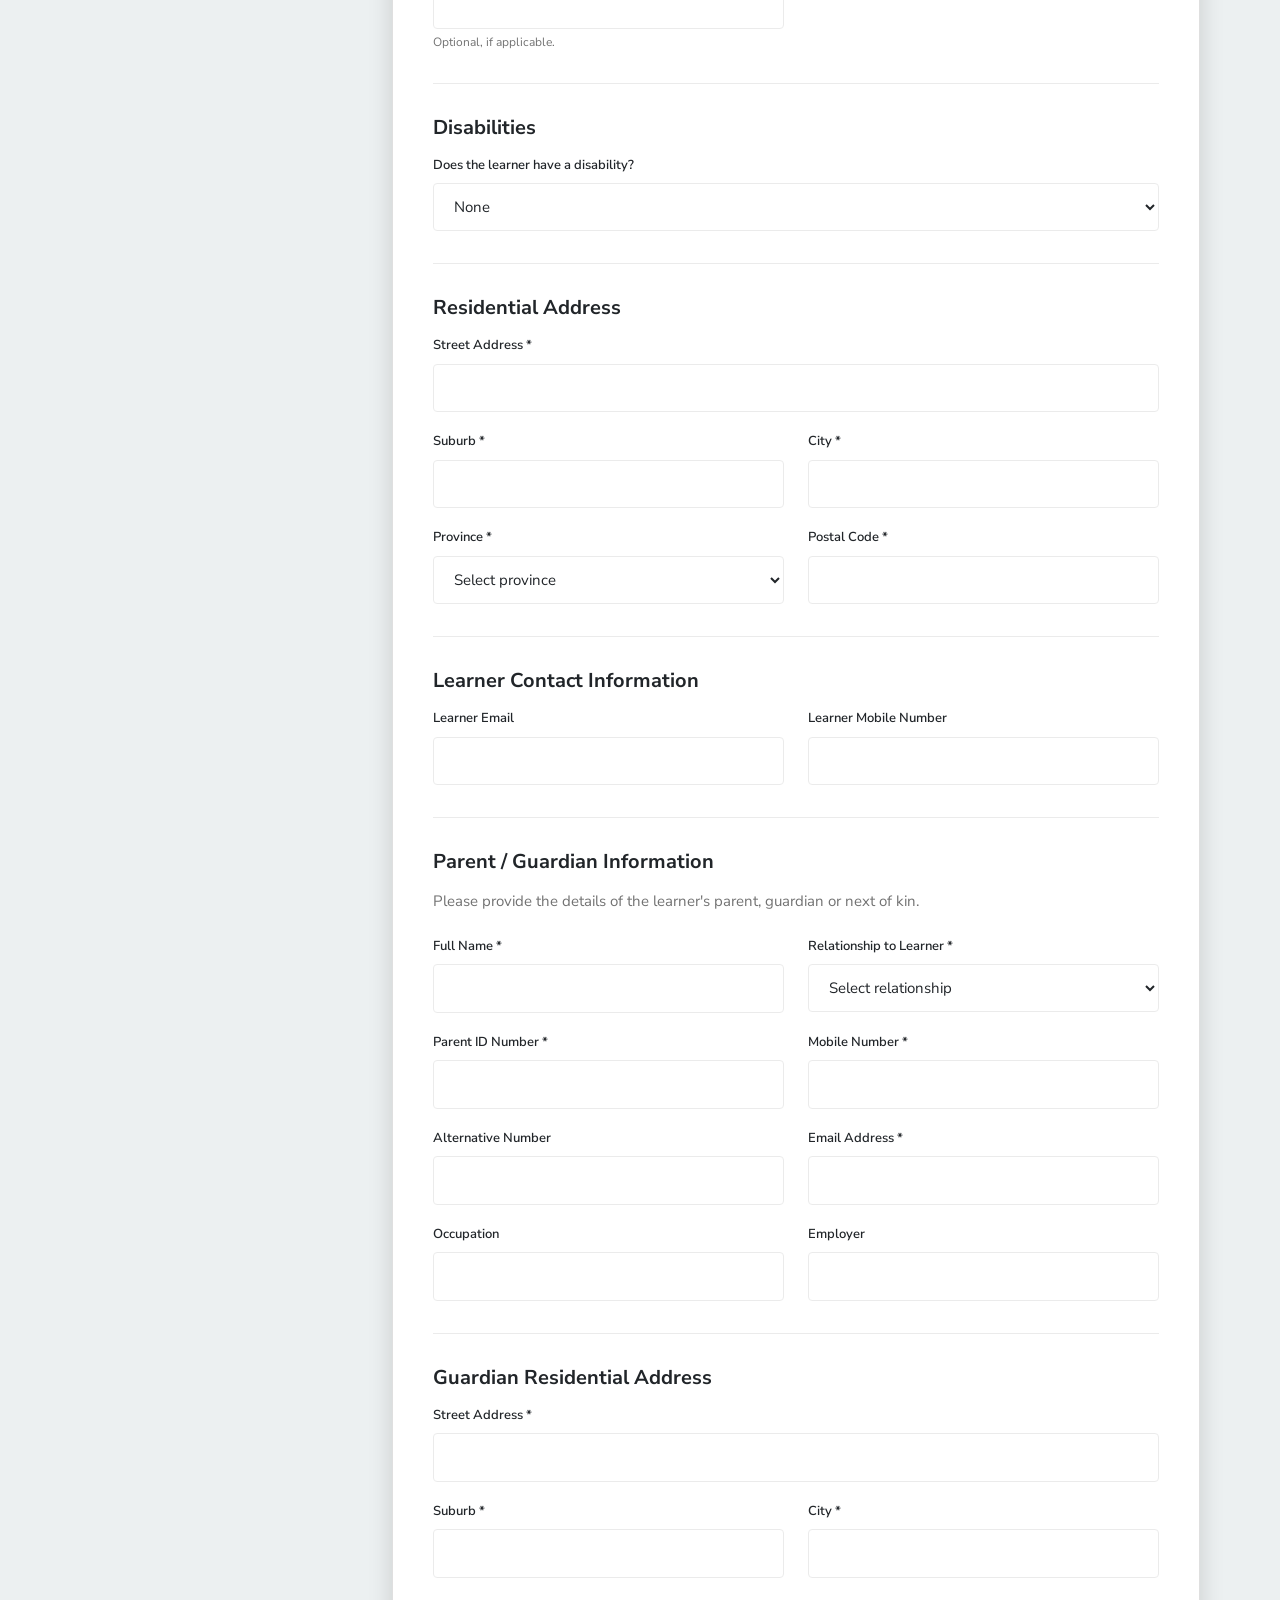
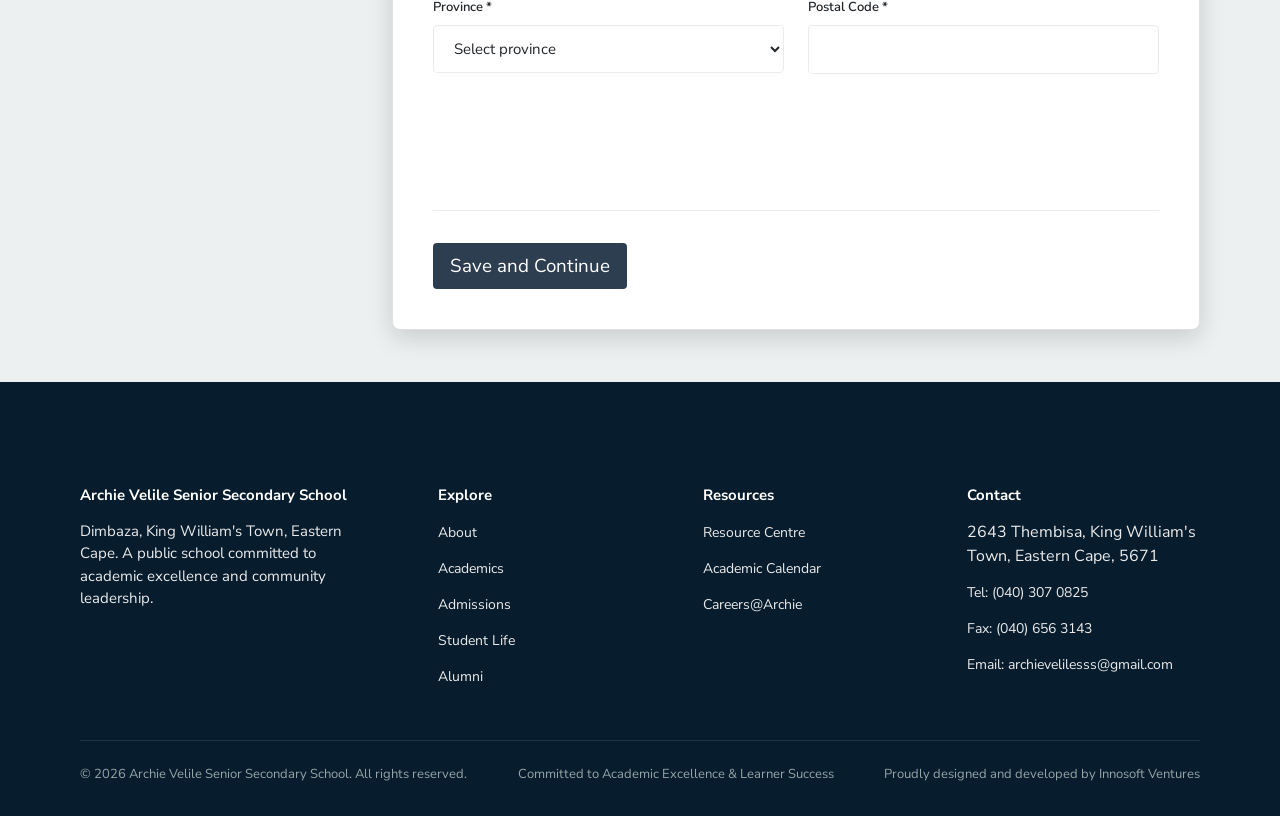
<file: HTML/online-application.html>
<!DOCTYPE html>
<html lang="en">
<head>
<meta charset="UTF-8">
<meta name="viewport" content="width=device-width, initial-scale=1.0">
<title>Online Admissions | Archie Velile Senior Secondary School</title>
<meta name="description" content="Complete and submit an online admission application for Archie Velile Senior Secondary School.">
<link href="https://fonts.googleapis.com/css?family=Nunito+Sans:200,300,400,600,700&display=swap" rel="stylesheet">
<link rel="stylesheet" href="../CSS/style.css">
</head>
<body data-page="admissions" class="admissions-page">
<a class="skip-link" href="#main">Skip to main content</a>

<div class="utility-bar">
  <div class="container">
    <div class="contact-line">
      <svg viewBox="0 0 24 24" fill="none" stroke="currentColor" stroke-width="2" stroke-linecap="round" stroke-linejoin="round" aria-hidden="true" focusable="false"><path d="M21 10c0 6.5-9 12-9 12s-9-5.5-9-12a9 9 0 1 1 18 0Z"/><circle cx="12" cy="10" r="3"/></svg>
      <span>2643 Thembisa, King William's Town, Eastern Cape · (040) 307 0825</span>
    </div>
    <div class="utility-links">
      <a href="resources.html">Resource Centre</a>
      <a href="vacancies.html">Careers@Archie</a>
      <a href="alumni.html">Alumni</a>
    </div>
  </div>
</div>

<header class="site-header">
  <div class="container">
    <a href="../index.html" class="brand" aria-label="Archie Velile Senior Secondary School — Home">
      <img
        src="../img/School-logo1.png"
        alt="Archie Velile Senior Secondary School logo"
        class="brand-logo"
        width="180"
        height="44"
      >
      <span class="brand-name">Archie Velile SSS<span>Dimbaza · Eastern Cape</span></span>
    </a>
    <nav class="main-nav" id="main-nav" aria-label="Primary">
      <a href="../index.html" data-nav="home">Home</a>
      <a href="about.html" data-nav="about">About</a>
      <a href="academics.html" data-nav="academics">Academics</a>
      <a href="admissions.html" data-nav="admissions">Admissions</a>
      <a href="student-life.html" data-nav="student-life">Life @ Archie</a>
      <a href="alumni.html" data-nav="alumni">Alumni</a>
      <a href="news.html" data-nav="news">News</a>
      <a href="calendar.html" data-nav="calendar">Calendar</a>
      <a href="contact.html" data-nav="contact">Contact</a>
      <a href="admissions.html" class="btn btn-primary nav-apply">Apply</a>
    </nav>
    <button class="nav-toggle" aria-expanded="false" aria-controls="main-nav" aria-label="Toggle navigation menu">
      <span class="bar"></span>
    </button>
  </div>
</header>

<main id="main">

  <section class="page-hero admissions-hero">
    <div class="page-hero-triangle" aria-hidden="true"></div>
    <div class="container">
      <p class="breadcrumb"><a href="../index.html">Home</a> / Online Admissions</p>
      <span class="eyebrow">Online Admissions</span>
      <h1>Apply to Archie Velile Senior Secondary School</h1>
      <p class="lede" style="color: var(--gray-pale);">Complete your learner's application online, upload supporting documents, and review every detail before submission.</p>
    </div>
  </section>

  <section class="section-soft admissions-workspace">
    <div class="container">
      <div class="admissions-shell reveal-scale">
        <aside class="application-progress" aria-label="Application progress">
          <ol>
            <li class="is-active" data-progress-step="1">
              <span class="progress-number">Step 1</span>
              <span class="progress-title">Personal Information</span>
            </li>
            <li data-progress-step="2">
              <span class="progress-number">Step 2</span>
              <span class="progress-title">Supporting Documents</span>
            </li>
            <li data-progress-step="3">
              <span class="progress-number">Step 3</span>
              <span class="progress-title">Application Review</span>
            </li>
            <li data-progress-step="4">
              <span class="progress-number">Step 4</span>
              <span class="progress-title">Submit Application</span>
            </li>
          </ol>
        </aside>

        <div class="application-panel">
          <form id="admissions-form" data-admissions-email="admissions@archievelile.school" novalidate>
            <div class="form-alert" id="admissions-alert" role="alert" aria-live="polite"></div>

            <section class="application-step is-active" data-step="1" aria-labelledby="step-1-title">
              <div class="step-head">
                <span class="eyebrow">Step 1</span>
                <h2 id="step-1-title">Personal Information</h2>
                <p class="lede">Please complete the learner's personal information exactly as it appears on official documents.</p>
                <p class="caption">Fields marked with (*) are mandatory.</p>
              </div>

              <div class="form-section">
                <h3>Learner Details</h3>
                <div class="form-grid">
                  <div class="field">
                    <label for="learner-first-name">Learner First Name *</label>
                    <input type="text" id="learner-first-name" name="learnerFirstName" autocomplete="given-name" required>
                    <p class="error-msg">Please enter the learner's first name.</p>
                  </div>
                  <div class="field">
                    <label for="middle-name">Middle Name</label>
                    <input type="text" id="middle-name" name="middleName" autocomplete="additional-name">
                    <p class="error-msg"></p>
                  </div>
                  <div class="field">
                    <label for="surname">Surname *</label>
                    <input type="text" id="surname" name="surname" autocomplete="family-name" required>
                    <p class="error-msg">Please enter the learner's surname.</p>
                  </div>
                  <div class="field">
                    <label for="date-of-birth">Date of Birth *</label>
                    <input type="date" id="date-of-birth" name="dateOfBirth" required>
                    <p class="error-msg">Please enter the learner's date of birth.</p>
                  </div>
                  <div class="field">
                    <label for="gender">Gender *</label>
                    <select id="gender" name="gender" required>
                      <option value="">Select gender</option>
                      <option>Female</option>
                      <option>Male</option>
                      <option>Non-binary</option>
                      <option>Prefer not to say</option>
                    </select>
                    <p class="error-msg">Please select a gender.</p>
                  </div>
                  <div class="field">
                    <label for="id-number">ID Number / Birth Certificate Number *</label>
                    <input type="text" id="id-number" name="idNumber" required>
                    <p class="error-msg">Please enter an ID or birth certificate number.</p>
                  </div>
                  <div class="field">
                    <label for="nationality">Nationality *</label>
                    <input type="text" id="nationality" name="nationality" required>
                    <p class="error-msg">Please enter the learner's nationality.</p>
                  </div>
                  <div class="field">
                    <label for="home-language">Home Language *</label>
                    <input type="text" id="home-language" name="homeLanguage" required>
                    <p class="error-msg">Please enter the learner's home language.</p>
                  </div>
                  <div class="field">
                    <label for="additional-language">Additional Language</label>
                    <input type="text" id="additional-language" name="additionalLanguage">
                    <p class="error-msg"></p>
                  </div>
                  <div class="field">
                    <label for="current-grade">Current Grade *</label>
                    <select id="current-grade" name="currentGrade" required>
                      <option value="">Select current grade</option>
                      <option>Grade 7</option>
                      <option>Grade 8</option>
                      <option>Grade 9</option>
                      <option>Grade 10</option>
                      <option>Grade 11</option>
                    </select>
                    <p class="error-msg">Please select the learner's current grade.</p>
                  </div>
                  <div class="field">
                    <label for="grade-applying-for">Grade Applying For *</label>
                    <select id="grade-applying-for" name="gradeApplyingFor" required>
                      <option value="">Select grade</option>
                      <option>Grade 8</option>
                      <option>Grade 9</option>
                      <option>Grade 10</option>
                      <option>Grade 11</option>
                      <option>Grade 12</option>
                    </select>
                    <p class="error-msg">Please select the grade being applied for.</p>
                  </div>
                  <div class="field">
                    <label for="previous-school">Previous School *</label>
                    <input type="text" id="previous-school" name="previousSchool" required>
                    <p class="error-msg">Please enter the learner's previous school.</p>
                  </div>
                  <div class="field">
                    <label for="emis-number">EMIS Number</label>
                    <input type="text" id="emis-number" name="emisNumber">
                    <p class="hint">Optional, if applicable.</p>
                  </div>
                </div>
              </div>

              <div class="form-section">
                <h3>Disabilities</h3>
                <div class="field">
                  <label for="disability">Does the learner have a disability?</label>
                  <select id="disability" name="disability">
                    <option>None</option>
                    <option>Physical Disability</option>
                    <option>Visual Impairment</option>
                    <option>Hearing Impairment</option>
                    <option>Intellectual Disability</option>
                    <option>Autism Spectrum Disorder</option>
                    <option>ADHD</option>
                    <option>Medical Condition</option>
                    <option>Other</option>
                  </select>
                </div>
                <div class="field conditional-field" id="disability-other-field" hidden>
                  <label for="disability-other">Please specify disability *</label>
                  <input type="text" id="disability-other" name="disabilityOther">
                  <p class="error-msg">Please specify the disability.</p>
                </div>
              </div>

              <div class="form-section">
                <h3>Residential Address</h3>
                <div class="form-grid">
                  <div class="field form-grid-wide">
                    <label for="learner-street">Street Address *</label>
                    <input type="text" id="learner-street" name="learnerStreet" autocomplete="street-address" required>
                    <p class="error-msg">Please enter the learner's street address.</p>
                  </div>
                  <div class="field">
                    <label for="learner-suburb">Suburb *</label>
                    <input type="text" id="learner-suburb" name="learnerSuburb" required>
                    <p class="error-msg">Please enter the suburb.</p>
                  </div>
                  <div class="field">
                    <label for="learner-city">City *</label>
                    <input type="text" id="learner-city" name="learnerCity" required>
                    <p class="error-msg">Please enter the city.</p>
                  </div>
                  <div class="field">
                    <label for="learner-province">Province *</label>
                    <select id="learner-province" name="learnerProvince" required>
                      <option value="">Select province</option>
                      <option>Eastern Cape</option>
                      <option>Free State</option>
                      <option>Gauteng</option>
                      <option>KwaZulu-Natal</option>
                      <option>Limpopo</option>
                      <option>Mpumalanga</option>
                      <option>Northern Cape</option>
                      <option>North West</option>
                      <option>Western Cape</option>
                    </select>
                    <p class="error-msg">Please select a province.</p>
                  </div>
                  <div class="field">
                    <label for="learner-postal">Postal Code *</label>
                    <input type="text" id="learner-postal" name="learnerPostal" inputmode="numeric" required>
                    <p class="error-msg">Please enter the postal code.</p>
                  </div>
                </div>
              </div>

              <div class="form-section">
                <h3>Learner Contact Information</h3>
                <div class="form-grid">
                  <div class="field">
                    <label for="learner-email">Learner Email</label>
                    <input type="email" id="learner-email" name="learnerEmail" autocomplete="email">
                    <p class="error-msg">Please enter a valid email address.</p>
                  </div>
                  <div class="field">
                    <label for="learner-mobile">Learner Mobile Number</label>
                    <input type="tel" id="learner-mobile" name="learnerMobile" autocomplete="tel">
                    <p class="error-msg"></p>
                  </div>
                </div>
              </div>

              <div class="form-section">
                <h3>Parent / Guardian Information</h3>
                <p class="body-std section-note">Please provide the details of the learner's parent, guardian or next of kin.</p>
                <div class="form-grid">
                  <div class="field">
                    <label for="guardian-name">Full Name *</label>
                    <input type="text" id="guardian-name" name="guardianName" autocomplete="name" required>
                    <p class="error-msg">Please enter the parent or guardian's full name.</p>
                  </div>
                  <div class="field">
                    <label for="relationship">Relationship to Learner *</label>
                    <select id="relationship" name="relationship" required>
                      <option value="">Select relationship</option>
                      <option>Mother</option>
                      <option>Father</option>
                      <option>Legal Guardian</option>
                      <option>Grandmother</option>
                      <option>Grandfather</option>
                      <option>Aunt</option>
                      <option>Uncle</option>
                      <option>Foster Parent</option>
                      <option>Caregiver</option>
                      <option>Other</option>
                    </select>
                    <p class="error-msg">Please select a relationship.</p>
                  </div>
                  <div class="field">
                    <label for="guardian-id">Parent ID Number *</label>
                    <input type="text" id="guardian-id" name="guardianId" required>
                    <p class="error-msg">Please enter the parent or guardian's ID number.</p>
                  </div>
                  <div class="field">
                    <label for="guardian-mobile">Mobile Number *</label>
                    <input type="tel" id="guardian-mobile" name="guardianMobile" autocomplete="tel" required>
                    <p class="error-msg">Please enter a mobile number.</p>
                  </div>
                  <div class="field">
                    <label for="guardian-alternative">Alternative Number</label>
                    <input type="tel" id="guardian-alternative" name="guardianAlternative">
                    <p class="error-msg"></p>
                  </div>
                  <div class="field">
                    <label for="guardian-email">Email Address *</label>
                    <input type="email" id="guardian-email" name="guardianEmail" autocomplete="email" required>
                    <p class="error-msg">Please enter a valid email address.</p>
                  </div>
                  <div class="field">
                    <label for="guardian-occupation">Occupation</label>
                    <input type="text" id="guardian-occupation" name="guardianOccupation">
                    <p class="error-msg"></p>
                  </div>
                  <div class="field">
                    <label for="guardian-employer">Employer</label>
                    <input type="text" id="guardian-employer" name="guardianEmployer">
                    <p class="error-msg"></p>
                  </div>
                </div>
              </div>

              <div class="form-section">
                <h3>Guardian Residential Address</h3>
                <div class="form-grid">
                  <div class="field form-grid-wide">
                    <label for="guardian-street">Street Address *</label>
                    <input type="text" id="guardian-street" name="guardianStreet" autocomplete="street-address" required>
                    <p class="error-msg">Please enter the guardian's street address.</p>
                  </div>
                  <div class="field">
                    <label for="guardian-suburb">Suburb *</label>
                    <input type="text" id="guardian-suburb" name="guardianSuburb" required>
                    <p class="error-msg">Please enter the suburb.</p>
                  </div>
                  <div class="field">
                    <label for="guardian-city">City *</label>
                    <input type="text" id="guardian-city" name="guardianCity" required>
                    <p class="error-msg">Please enter the city.</p>
                  </div>
                  <div class="field">
                    <label for="guardian-province">Province *</label>
                    <select id="guardian-province" name="guardianProvince" required>
                      <option value="">Select province</option>
                      <option>Eastern Cape</option>
                      <option>Free State</option>
                      <option>Gauteng</option>
                      <option>KwaZulu-Natal</option>
                      <option>Limpopo</option>
                      <option>Mpumalanga</option>
                      <option>Northern Cape</option>
                      <option>North West</option>
                      <option>Western Cape</option>
                    </select>
                    <p class="error-msg">Please select a province.</p>
                  </div>
                  <div class="field">
                    <label for="guardian-postal">Postal Code *</label>
                    <input type="text" id="guardian-postal" name="guardianPostal" inputmode="numeric" required>
                    <p class="error-msg">Please enter the postal code.</p>
                  </div>
                </div>
              </div>
            </section>

            <section class="application-step" data-step="2" aria-labelledby="step-2-title">
              <div class="step-head">
                <span class="eyebrow">Step 2</span>
                <h2 id="step-2-title">Supporting Documents</h2>
                <p class="lede">Upload all required supporting documents before proceeding to the next step.</p>
                <p class="caption">Accepted formats: PDF, JPG, PNG. Maximum file size: 5 MB per document.</p>
              </div>

              <div class="upload-grid">
                <div class="upload-field" data-required-upload>
                  <label for="birth-certificate">Learner Birth Certificate *</label>
                  <input type="file" id="birth-certificate" name="birthCertificate" accept=".pdf,.jpg,.jpeg,.png" required>
                  <p class="hint">PDF, JPG or PNG · Max 5 MB</p>
                  <p class="error-msg">Please upload the learner's birth certificate.</p>
                </div>
                <div class="upload-field" data-required-upload>
                  <label for="guardian-id-doc">Parent / Guardian ID *</label>
                  <input type="file" id="guardian-id-doc" name="guardianIdDocument" accept=".pdf,.jpg,.jpeg,.png" required>
                  <p class="hint">PDF, JPG or PNG · Max 5 MB</p>
                  <p class="error-msg">Please upload the parent or guardian ID.</p>
                </div>
                <div class="upload-field" data-required-upload>
                  <label for="school-report">Latest School Report *</label>
                  <input type="file" id="school-report" name="schoolReport" accept=".pdf,.jpg,.jpeg,.png" required>
                  <p class="hint">PDF, JPG or PNG · Max 5 MB</p>
                  <p class="error-msg">Please upload the latest school report.</p>
                </div>
                <div class="upload-field" data-required-upload>
                  <label for="proof-residence">Proof of Residence *</label>
                  <input type="file" id="proof-residence" name="proofResidence" accept=".pdf,.jpg,.jpeg,.png" required>
                  <p class="hint">PDF, JPG or PNG · Max 5 MB</p>
                  <p class="error-msg">Please upload proof of residence.</p>
                </div>
                <div class="upload-field">
                  <label for="immunisation-record">Immunisation Record</label>
                  <input type="file" id="immunisation-record" name="immunisationRecord" accept=".pdf,.jpg,.jpeg,.png">
                  <p class="hint">If applicable · PDF, JPG or PNG · Max 5 MB</p>
                  <p class="error-msg">Please upload a PDF, JPG or PNG under 5 MB.</p>
                </div>
                <div class="upload-field">
                  <label for="passport-permit">Passport / Permit</label>
                  <input type="file" id="passport-permit" name="passportPermit" accept=".pdf,.jpg,.jpeg,.png">
                  <p class="hint">International learners · PDF, JPG or PNG · Max 5 MB</p>
                  <p class="error-msg">Please upload a PDF, JPG or PNG under 5 MB.</p>
                </div>
                <div class="upload-field">
                  <label for="court-order">Court Order / Guardianship Documents</label>
                  <input type="file" id="court-order" name="courtOrder" accept=".pdf,.jpg,.jpeg,.png">
                  <p class="hint">If applicable · PDF, JPG or PNG · Max 5 MB</p>
                  <p class="error-msg">Please upload a PDF, JPG or PNG under 5 MB.</p>
                </div>
                <div class="upload-field">
                  <label for="other-documents">Other Supporting Documents</label>
                  <input type="file" id="other-documents" name="otherDocuments" accept=".pdf,.jpg,.jpeg,.png" multiple>
                  <p class="hint">PDF, JPG or PNG · Max 5 MB each</p>
                  <p class="error-msg">Please upload PDF, JPG or PNG files under 5 MB.</p>
                </div>
              </div>
            </section>

            <section class="application-step" data-step="3" aria-labelledby="step-3-title">
              <div class="step-head">
                <span class="eyebrow">Step 3</span>
                <h2 id="step-3-title">Review Application</h2>
                <p class="lede">Review the completed sections and confirm your uploaded documents before submission.</p>
              </div>
              <div id="review-output" class="review-stack" aria-live="polite"></div>
            </section>

            <section class="application-step" data-step="4" aria-labelledby="step-4-title">
              <div class="step-head">
                <span class="eyebrow">Step 4</span>
                <h2 id="step-4-title">Submit Application</h2>
                <p class="lede">Please confirm the declaration below before submitting the application.</p>
              </div>
              <div id="submit-summary" class="submit-summary"></div>
              <label class="declaration-check" for="declaration">
                <input type="checkbox" id="declaration" name="declaration" required>
                <span>I declare that the information provided is true and complete.</span>
              </label>
              <p class="error-msg declaration-error" id="declaration-error">Please accept the declaration before submitting.</p>
            </section>

            <div class="form-actions">
              <button type="button" class="btn btn-ghost step-button" id="prev-step">Back</button>
              <button type="button" class="btn btn-primary step-button" id="next-step">Save and Continue</button>
              <button type="submit" class="btn btn-primary step-button" id="submit-application" hidden>Submit Application</button>
            </div>
          </form>

          <section id="application-success" class="application-success" hidden tabindex="-1" aria-labelledby="success-title">
            <span class="success-mark" aria-hidden="true">✓</span>
            <span class="eyebrow">Application Submitted</span>
            <h2 id="success-title">Application Successfully Submitted</h2>
            <p class="lede">Thank you for applying to Archie Velile Senior Secondary School.</p>
            <p>Your application has been received successfully. Our Admissions Office will review your submission and contact you should additional information be required.</p>
            <div class="reference-box">
              <span>Reference Number</span>
              <strong id="application-reference">AVSSS-2027-000000</strong>
            </div>
            <div class="success-actions">
              <a href="../index.html" class="btn btn-primary">Return Home</a>
              <button type="button" class="btn btn-download" id="download-confirmation">Download Confirmation</button>
            </div>
          </section>
        </div>
      </div>
    </div>
  </section>

</main>

<footer class="site-footer">
  <div class="container">
    <div class="footer-grid">
      <div class="footer-col">
        <h5>Archie Velile Senior Secondary School</h5>
        <p class="body-std" style="color: var(--gray-pale); max-width: 30ch;">Dimbaza, King William's Town, Eastern Cape. A public school committed to academic excellence and community leadership.</p>
      </div>
      <div class="footer-col">
        <h5>Explore</h5>
        <ul>
          <li><a href="./about.html">About</a></li>
          <li><a href="./academics.html">Academics</a></li>
          <li><a href="./admissions.html">Admissions</a></li>
          <li><a href="./student-life.html">Student Life</a></li>
          <li><a href="./alumni.html">Alumni</a></li>
        </ul>
      </div>
      <div class="footer-col">
        <h5>Resources</h5>
        <ul>
          <li><a href="./resources.html">Resource Centre</a></li>
          <li><a href="./calendar.html">Academic Calendar</a></li>
          <li><a href="./vacancies.html">Careers@Archie</a></li>
        </ul>
      </div>
      <div class="footer-col">
        <h5>Contact</h5>
        <ul>
          <li>2643 Thembisa, King William's Town, Eastern Cape, 5671</li>
          <li><a href="tel:+27403070825">Tel: (040) 307 0825</a></li>
          <li><a href="tel:+27403070825">Fax: (040) 656 3143</a></li>
          <li><a href="mailto:archievelile@gmail.com">Email: archievelilesss@gmail.com</a></li>
        </ul>
      </div>
    </div>
    <div class="footer-bottom">
      <span>© 2026 Archie Velile Senior Secondary School. All rights reserved.</span>
      <span>Committed to Academic Excellence & Learner Success</span>
      <span>Proudly designed and developed by Innosoft Ventures</span>
    </div>
  </div>
</footer>

<script src="../JavaScript/script.js"></script>
</body>
</html>
</file>
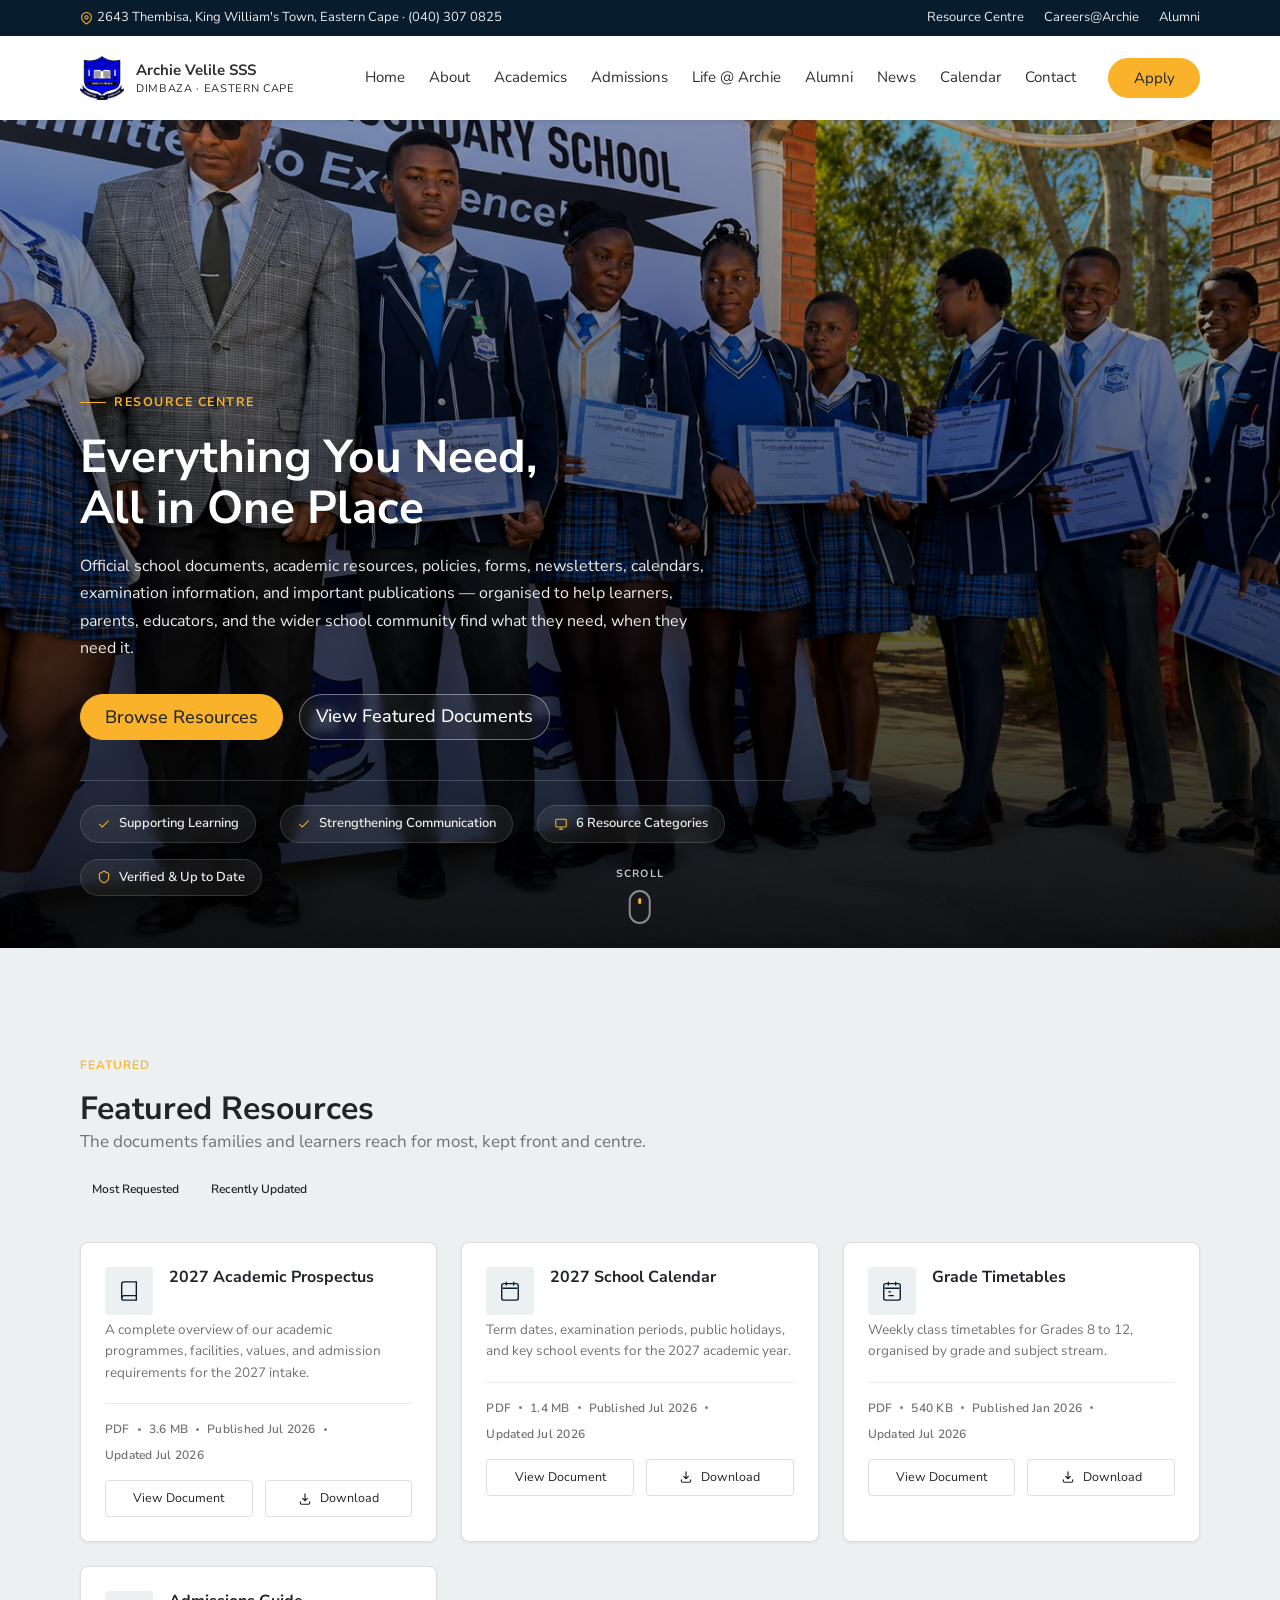
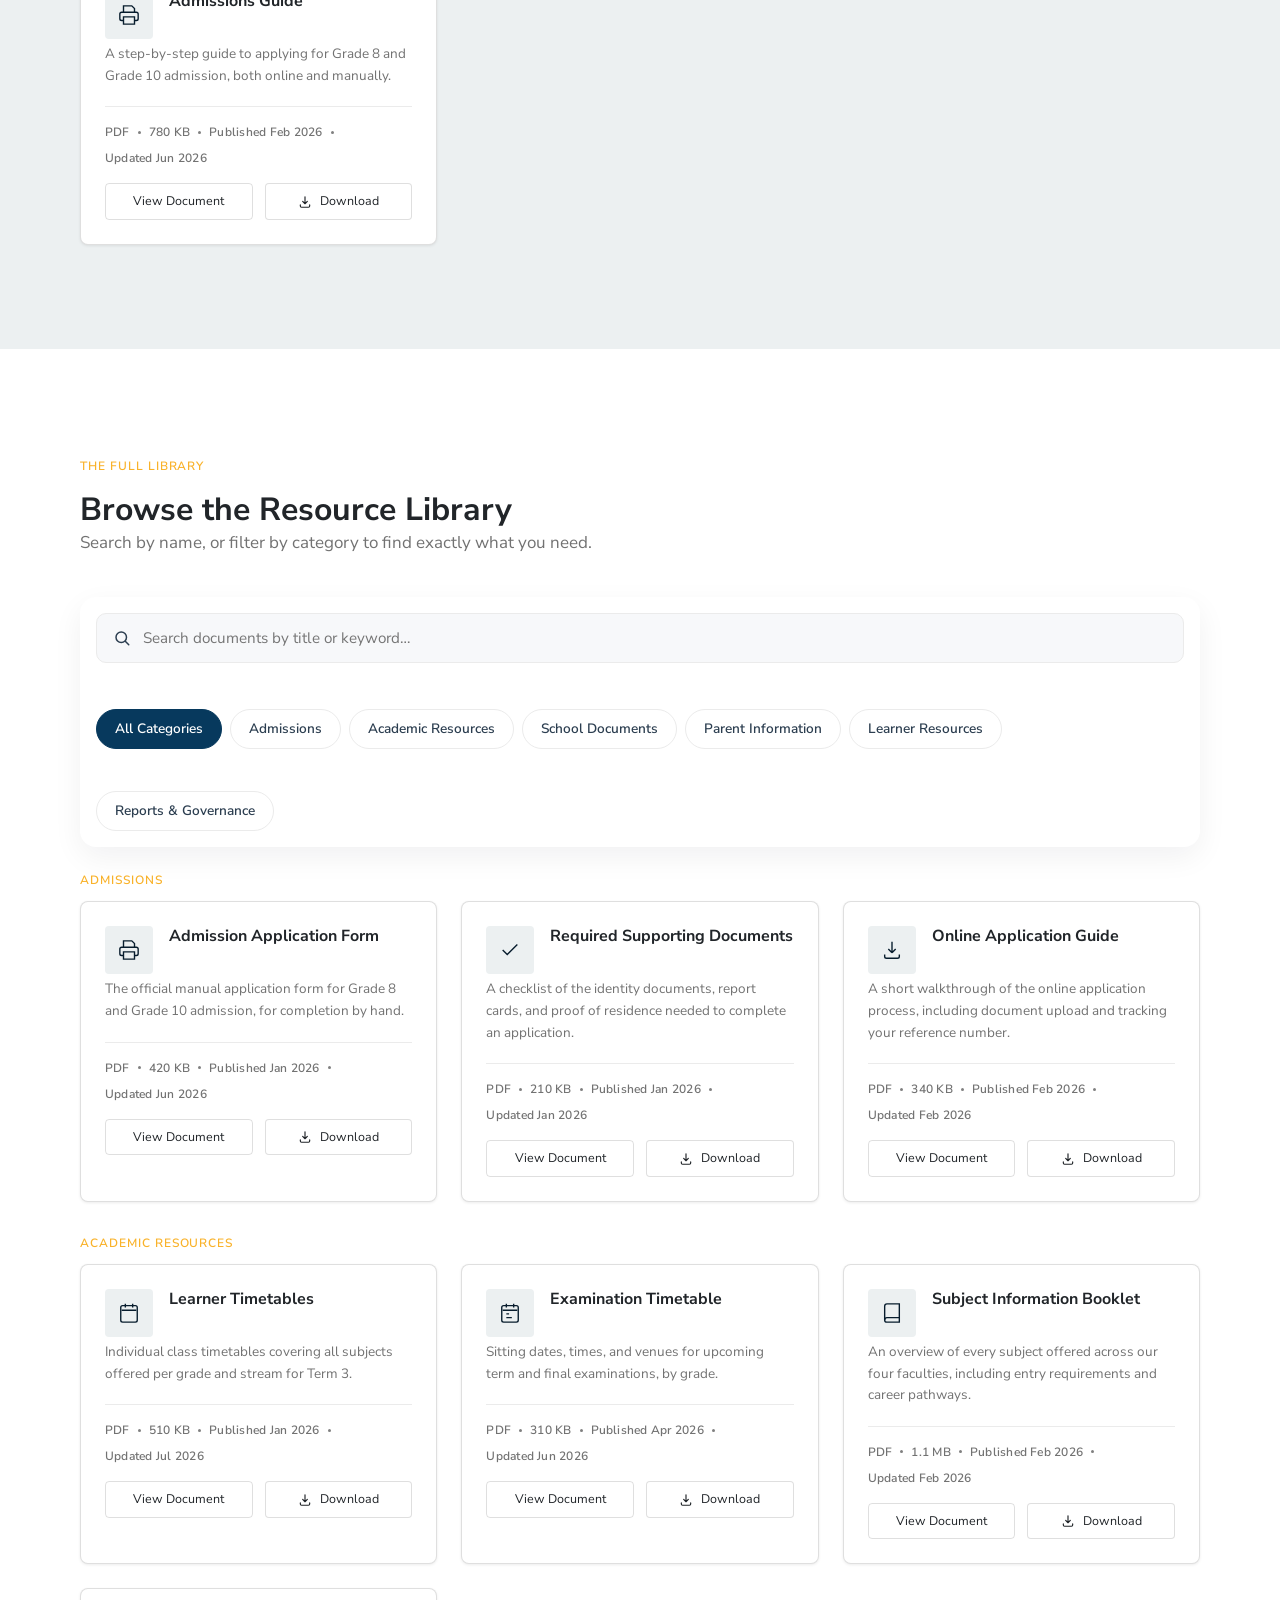
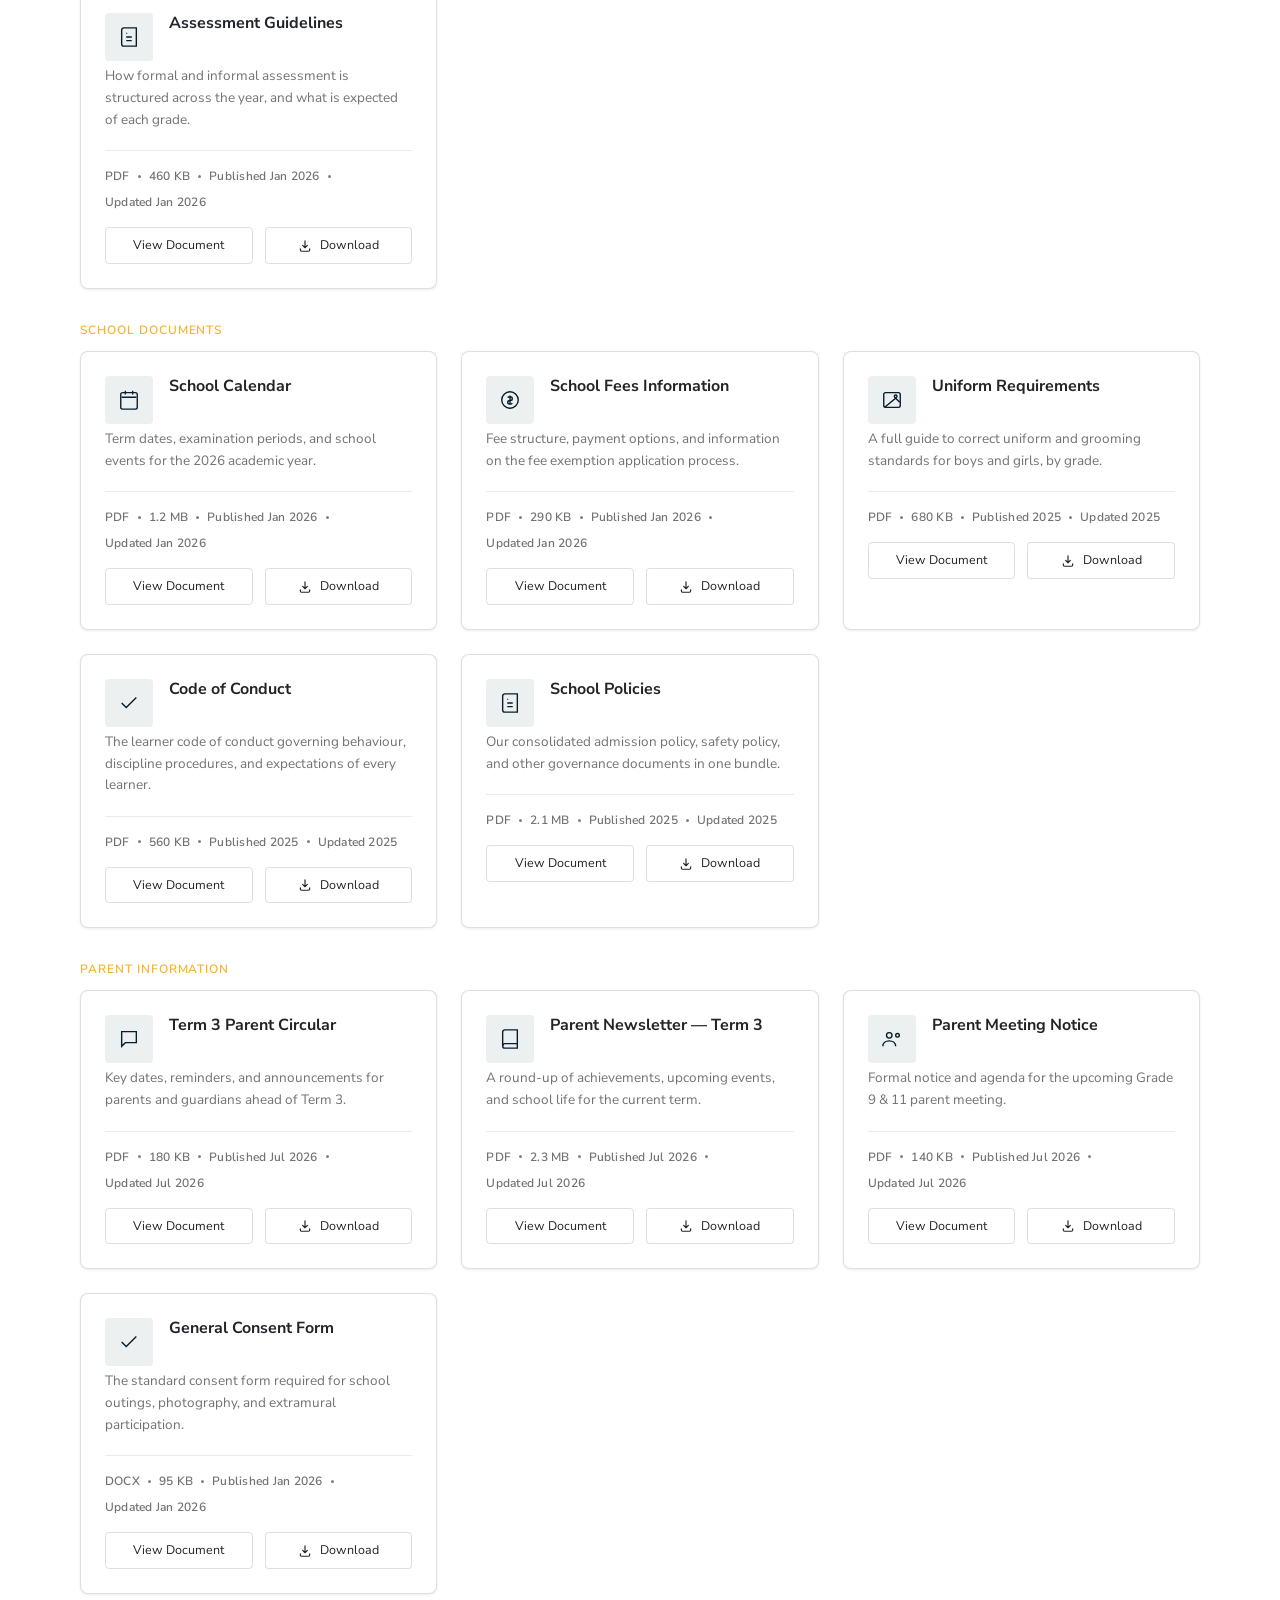
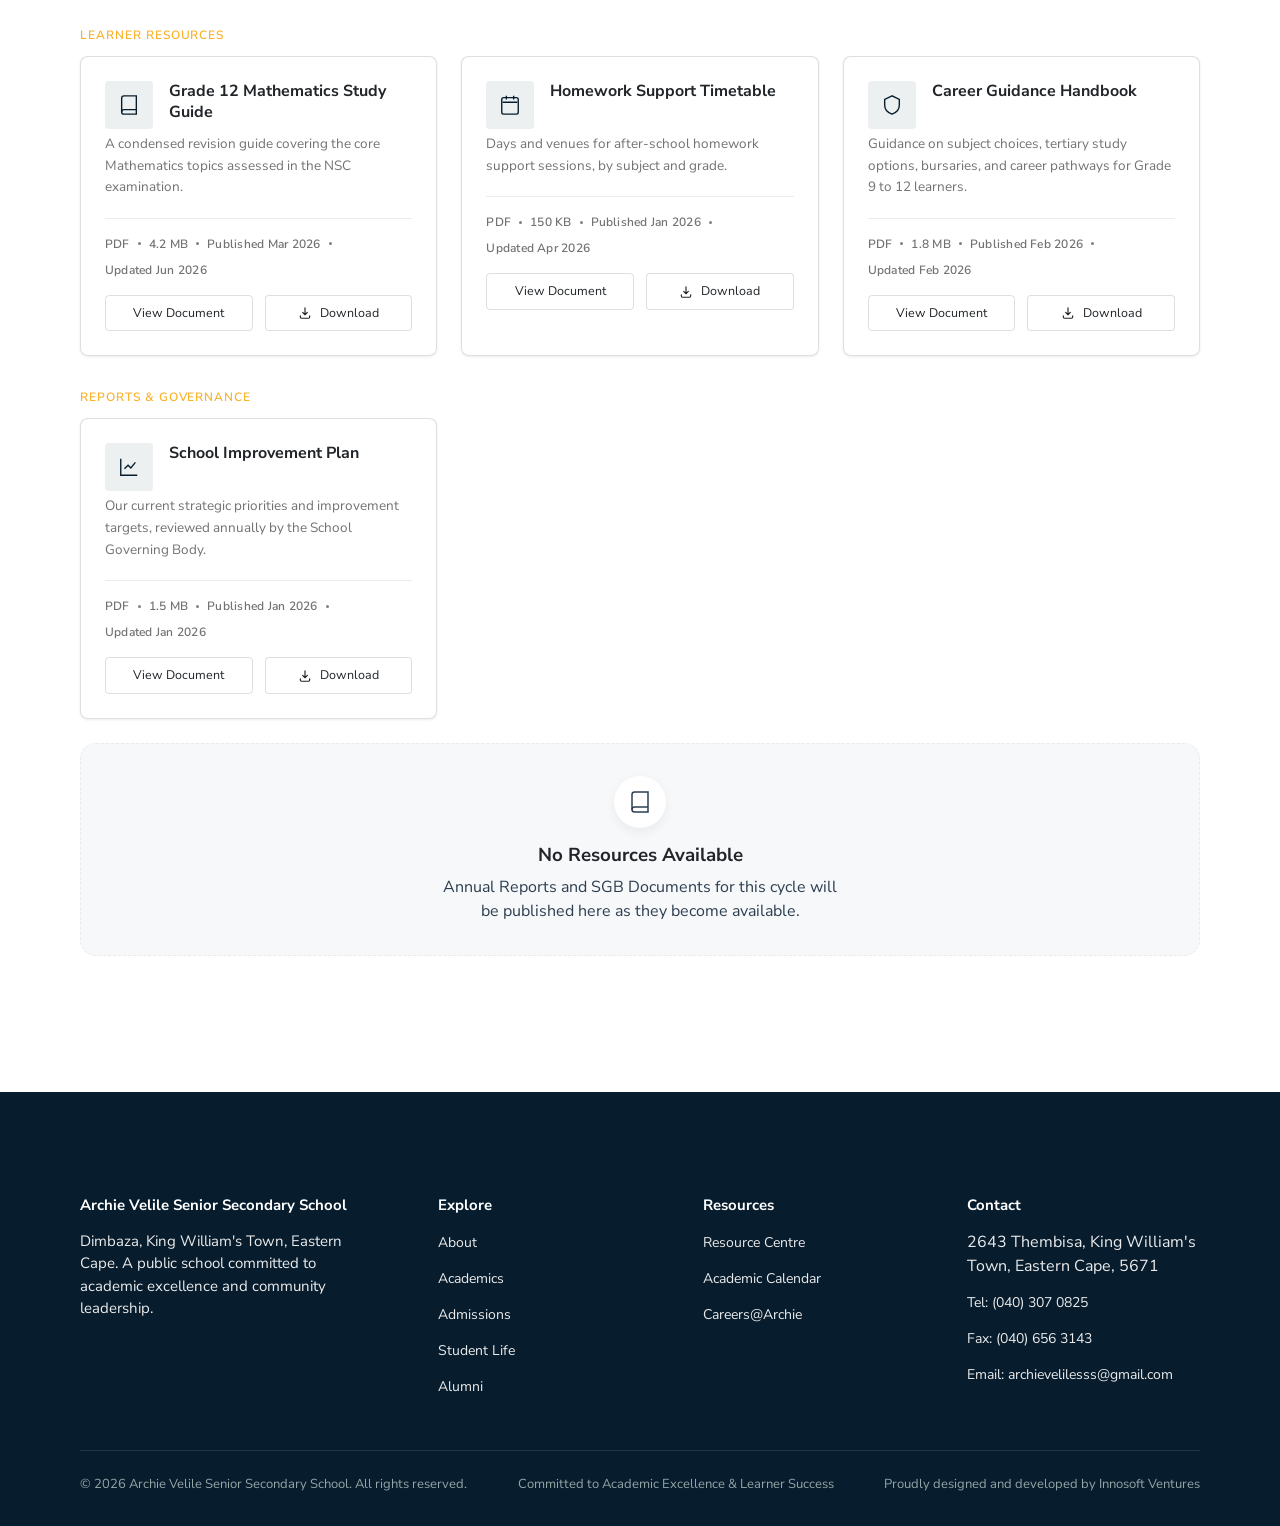
<file: HTML/resources.html>
<!DOCTYPE html>
<html lang="en">
<head>
<meta charset="UTF-8">
<meta name="viewport" content="width=device-width, initial-scale=1.0">
<title>Resource Centre | Archie Velile Senior Secondary School</title>
<meta name="description" content="The official digital resource library of Archie Velile Senior Secondary School — admissions forms, academic resources, school documents, policies, and publications, all in one place.">
<link href="https://fonts.googleapis.com/css?family=Nunito+Sans:200,300,400,600,700&display=swap" rel="stylesheet">
<link rel="stylesheet" href="../CSS/style.css">

</head>
<body data-page="resources">
<a class="skip-link" href="#main">Skip to main content</a>

<div class="utility-bar">
  <div class="container">
    <div class="contact-line">
      <svg viewBox="0 0 24 24" fill="none" stroke="currentColor" stroke-width="2" stroke-linecap="round" stroke-linejoin="round" aria-hidden="true" focusable="false"><path d="M21 10c0 6.5-9 12-9 12s-9-5.5-9-12a9 9 0 1 1 18 0Z"/><circle cx="12" cy="10" r="3"/></svg>
      <span>2643 Thembisa, King William's Town, Eastern Cape · (040) 307 0825</span>
    </div>
    <div class="utility-links">
      <a href="resources.html" aria-current="page">Resource Centre</a>
      <a href="vacancies.html">Careers@Archie</a>
      <a href="alumni.html">Alumni</a>
    </div>
  </div>
</div>

<header class="site-header">
  <div class="container">
    <a href="../index.html" class="brand" aria-label="Archie Velile Senior Secondary School — Home">
      <img
        src="../img/School-logo1.png"
        alt="Archie Velile Senior Secondary School logo"
        class="brand-logo"
        width="180"
        height="44"
      >
      <span class="brand-name">Archie Velile SSS<span>Dimbaza · Eastern Cape</span></span>
    </a>
    <nav class="main-nav" id="main-nav" aria-label="Primary">
      <a href="../index.html" data-nav="home">Home</a>
      <a href="about.html" data-nav="about">About</a>
      <a href="academics.html" data-nav="academics">Academics</a>
      <a href="admission.html" data-nav="admissions">Admissions</a>
      <a href="student-life.html" data-nav="student-life">Life @ Archie</a>
      <a href="alumni.html" data-nav="alumni">Alumni</a>
      <a href="news.html" data-nav="news">News</a>
      <a href="calendar.html" data-nav="calendar">Calendar</a>
      <a href="contact.html" data-nav="contact">Contact</a>
      <a href="./online-application.html" class="btn btn-primary nav-apply">Apply</a>
    </nav>
    <button class="nav-toggle" aria-expanded="false" aria-controls="main-nav" aria-label="Toggle navigation menu">
      <span class="bar"></span>
    </button>
  </div>
</header>

<main id="main">

  <!-- ============ HERO ============ -->
  <section class="hero-premium">
    <div class="hero-premium-media reveal-scale">
      <img src="../img/Morning-awards.png" alt="The library and administration building at Archie Velile Senior Secondary School" loading="eager">
    </div>
    <div class="hero-premium-overlay" aria-hidden="true"></div>

    <div class="container">
      <div class="hero-premium-content stagger">
        <span class="hero-premium-eyebrow reveal" style="--i:0;">Resource Centre</span>
        <h1 class="hero-premium-headline reveal" style="--i:1;">Everything You Need, <br>All in One Place</h1>
        <p class="hero-premium-lede reveal" style="--i:2;">Official school documents, academic resources, policies, forms, newsletters, calendars, examination information, and important publications — organised to help learners, parents, educators, and the wider school community find what they need, when they need it.</p>

        <div class="hero-premium-actions reveal" style="--i:3;">
          <a href="#resource-library" class="btn btn-discover">Browse Resources</a>
          <a href="#featured-resources" class="btn btn-secondary">View Featured Documents</a>
        </div>

        <div class="hero-premium-highlights stagger">
          <span class="hero-highlight-chip reveal" style="--i:0;">
            <svg viewBox="0 0 24 24" fill="none" stroke="currentColor" stroke-width="1.8"><path d="M4 12l5 5L20 6"/></svg>
            Supporting Learning
          </span>
          <span class="hero-highlight-chip reveal" style="--i:1;">
            <svg viewBox="0 0 24 24" fill="none" stroke="currentColor" stroke-width="1.8"><path d="M4 12l5 5L20 6"/></svg>
            Strengthening Communication
          </span>
          <span class="hero-highlight-chip reveal" style="--i:2;">
            <svg viewBox="0 0 24 24" fill="none" stroke="currentColor" stroke-width="1.8"><rect x="3" y="4" width="18" height="13" rx="1.5"/><path d="M8 21h8M12 17v4"/></svg>
            6 Resource Categories
          </span>
          <span class="hero-highlight-chip reveal" style="--i:3;">
            <svg viewBox="0 0 24 24" fill="none" stroke="currentColor" stroke-width="1.8"><path d="M12 2 4 6v6c0 5 3.5 8.5 8 10 4.5-1.5 8-5 8-10V6l-8-4Z"/></svg>
            Verified &amp; Up to Date
          </span>
        </div>
      </div>
    </div>

    <div class="hero-scroll-indicator" aria-hidden="true">
      <span>Scroll</span>
      <span class="hero-scroll-mouse"></span>
    </div>
  </section>

  <!-- ============ FEATURED RESOURCES ============ -->
  <section class="section-soft" id="featured-resources">
    <div class="container">
      <div class="section-head">
        <span class="eyebrow">Featured</span>
        <h2>Featured Resources</h2>
        <p class="lede">The documents families and learners reach for most, kept front and centre.</p>
        <div class="resource-tags">
          <span class="badge badge-subtle">Most Requested</span>
          <span class="badge badge-subtle">Recently Updated</span>
        </div>
      </div>

      <div class="doc-grid stagger">
        <article class="doc-card reveal" data-doc-card data-title="2027 academic prospectus" data-category="school-documents" data-type="pdf" style="--i:0;">
          <div class="doc-card-top">
            <div class="doc-icon" aria-hidden="true">
              <svg viewBox="0 0 24 24" fill="none" stroke="currentColor" stroke-width="1.5"><path d="M4 19.5A2.5 2.5 0 0 1 6.5 17H20"/><path d="M6.5 2H20v20H6.5A2.5 2.5 0 0 1 4 19.5v-15A2.5 2.5 0 0 1 6.5 2z"/></svg>
            </div>
            <h5>2027 Academic Prospectus</h5>
          </div>
          <p class="doc-desc">A complete overview of our academic programmes, facilities, values, and admission requirements for the 2027 intake.</p>
          <div class="doc-meta">
            <span>PDF</span><span class="doc-meta-dot"></span><span>3.6 MB</span><span class="doc-meta-dot"></span><span>Published Jul 2026</span><span class="doc-meta-dot"></span><span>Updated Jul 2026</span>
          </div>
          <div class="doc-actions">
            <a href="../documents/2027%20Academic%20Prospectus.pdf" target="_blank" rel="noopener noreferrer" class="btn btn-view" aria-label="View 2027 Academic Prospectus PDF in a new browser tab">View Document</a>
            <a href="../documents/2027%20Academic%20Prospectus.pdf" download class="btn btn-download" aria-label="Download 2027 Academic Prospectus PDF">
              <svg viewBox="0 0 24 24" fill="none" stroke="currentColor" stroke-width="2" stroke-linecap="round" stroke-linejoin="round"><path d="M12 3v12m0 0 4-4m-4 4-4-4"/><path d="M4 17v2a2 2 0 0 0 2 2h12a2 2 0 0 0 2-2v-2"/></svg>
              Download
            </a>
          </div>
        </article>

        <article class="doc-card reveal" data-doc-card data-title="2027 school calendar" data-category="school-documents" data-type="pdf" style="--i:1;">
          <div class="doc-card-top">
            <div class="doc-icon" aria-hidden="true">
              <svg viewBox="0 0 24 24" fill="none" stroke="currentColor" stroke-width="1.5"><path d="M8 2v4M16 2v4M4 9h16"/><rect x="3" y="4" width="18" height="18" rx="2"/></svg>
            </div>
            <h5>2027 School Calendar</h5>
          </div>
          <p class="doc-desc">Term dates, examination periods, public holidays, and key school events for the 2027 academic year.</p>
          <div class="doc-meta">
            <span>PDF</span><span class="doc-meta-dot"></span><span>1.4 MB</span><span class="doc-meta-dot"></span><span>Published Jul 2026</span><span class="doc-meta-dot"></span><span>Updated Jul 2026</span>
          </div>
          <div class="doc-actions">
            <a href="../documents/2027%20School%20Calendar.pdf" target="_blank" rel="noopener noreferrer" class="btn btn-view" aria-label="View 2027 School Calendar PDF in a new browser tab">View Document</a>
            <a href="../documents/2027%20School%20Calendar.pdf" download class="btn btn-download" aria-label="Download 2027 School Calendar PDF">
              <svg viewBox="0 0 24 24" fill="none" stroke="currentColor" stroke-width="2" stroke-linecap="round" stroke-linejoin="round"><path d="M12 3v12m0 0 4-4m-4 4-4-4"/><path d="M4 17v2a2 2 0 0 0 2 2h12a2 2 0 0 0 2-2v-2"/></svg>
              Download
            </a>
          </div>
        </article>

        <article class="doc-card reveal" data-doc-card data-title="grade timetables" data-category="academic-resources" data-type="pdf" style="--i:2;">
          <div class="doc-card-top">
            <div class="doc-icon" aria-hidden="true">
              <svg viewBox="0 0 24 24" fill="none" stroke="currentColor" stroke-width="1.5"><path d="M8 2v4M16 2v4M4 9h16"/><rect x="3" y="4" width="18" height="18" rx="2"/><path d="M8 13h3M8 17h6"/></svg>
            </div>
            <h5>Grade Timetables</h5>
          </div>
          <p class="doc-desc">Weekly class timetables for Grades 8 to 12, organised by grade and subject stream.</p>
          <div class="doc-meta">
            <span>PDF</span><span class="doc-meta-dot"></span><span>540 KB</span><span class="doc-meta-dot"></span><span>Published Jan 2026</span><span class="doc-meta-dot"></span><span>Updated Jul 2026</span>
          </div>
          <div class="doc-actions">
            <a href="../documents/Grade%20Timetables.pdf" target="_blank" rel="noopener noreferrer" class="btn btn-view" aria-label="View Grade Timetables PDF in a new browser tab">View Document</a>
            <a href="../documents/Grade%20Timetables.pdf" download class="btn btn-download" aria-label="Download Grade Timetables PDF">
              <svg viewBox="0 0 24 24" fill="none" stroke="currentColor" stroke-width="2" stroke-linecap="round" stroke-linejoin="round"><path d="M12 3v12m0 0 4-4m-4 4-4-4"/><path d="M4 17v2a2 2 0 0 0 2 2h12a2 2 0 0 0 2-2v-2"/></svg>
              Download
            </a>
          </div>
        </article>

        <article class="doc-card reveal" data-doc-card data-title="admissions guide" data-category="admissions" data-type="pdf" style="--i:3;">
          <div class="doc-card-top">
            <div class="doc-icon" aria-hidden="true">
              <svg viewBox="0 0 24 24" fill="none" stroke="currentColor" stroke-width="1.5"><path d="M6 9V2h9l3 3v4"/><path d="M6 18H4a2 2 0 0 1-2-2v-5a2 2 0 0 1 2-2h16a2 2 0 0 1 2 2v5a2 2 0 0 1-2 2h-2"/><path d="M6 14h12v8H6z"/></svg>
            </div>
            <h5>Admissions Guide</h5>
          </div>
          <p class="doc-desc">A step-by-step guide to applying for Grade 8 and Grade 10 admission, both online and manually.</p>
          <div class="doc-meta">
            <span>PDF</span><span class="doc-meta-dot"></span><span>780 KB</span><span class="doc-meta-dot"></span><span>Published Feb 2026</span><span class="doc-meta-dot"></span><span>Updated Jun 2026</span>
          </div>
          <div class="doc-actions">
            <a href="../documents/Admissions%20Guide.pdf" target="_blank" rel="noopener noreferrer" class="btn btn-view" aria-label="View Admissions Guide PDF in a new browser tab">View Document</a>
            <a href="../documents/Admissions%20Guide.pdf" download class="btn btn-download" aria-label="Download Admissions Guide PDF">
              <svg viewBox="0 0 24 24" fill="none" stroke="currentColor" stroke-width="2" stroke-linecap="round" stroke-linejoin="round"><path d="M12 3v12m0 0 4-4m-4 4-4-4"/><path d="M4 17v2a2 2 0 0 0 2 2h12a2 2 0 0 0 2-2v-2"/></svg>
              Download
            </a>
          </div>
        </article>
      </div>
    </div>
  </section>

  <!-- ============ SEARCH & FILTER + LIBRARY ============ -->
  <section id="resource-library">
    <div class="container">
      <div class="section-head">
        <span class="eyebrow">The Full Library</span>
        <h2>Browse the Resource Library</h2>
        <p class="lede">Search by name, or filter by category to find exactly what you need.</p>
      </div>

      <div class="resource-toolbar reveal">
        <label class="resource-search" for="resource-search-input">
          <svg viewBox="0 0 24 24" fill="none" stroke="currentColor" stroke-width="2" stroke-linecap="round" stroke-linejoin="round" aria-hidden="true"><circle cx="11" cy="11" r="7"/><path d="m21 21-4.3-4.3"/></svg>
          <input type="search" id="resource-search-input" placeholder="Search documents by title or keyword…" aria-label="Search resources by title or keyword">
        </label>
        <div class="resource-filter-group" role="group" aria-label="Filter resources by category">
          <button type="button" class="resource-filter-chip is-active" data-filter="all">All Categories</button>
          <button type="button" class="resource-filter-chip" data-filter="admissions">Admissions</button>
          <button type="button" class="resource-filter-chip" data-filter="academic-resources">Academic Resources</button>
          <button type="button" class="resource-filter-chip" data-filter="school-documents">School Documents</button>
          <button type="button" class="resource-filter-chip" data-filter="parent-information">Parent Information</button>
          <button type="button" class="resource-filter-chip" data-filter="learner-resources">Learner Resources</button>
          <button type="button" class="resource-filter-chip" data-filter="reports-governance">Reports &amp; Governance</button>
        </div>
      </div>

      <!-- ADMISSIONS -->
      <div class="resource-category-anchor" id="admissions">
        <span class="eyebrow" style="display:block; margin-bottom: 12px;">Admissions</span>
        <div class="doc-grid stagger" style="margin-bottom: var(--space-3xl);" id="grid-admissions">
          <article class="doc-card reveal" data-doc-card data-title="admission application form" data-category="admissions" data-type="pdf" style="--i:0;">
            <div class="doc-card-top">
              <div class="doc-icon" aria-hidden="true"><svg viewBox="0 0 24 24" fill="none" stroke="currentColor" stroke-width="1.5"><path d="M6 9V2h9l3 3v4"/><path d="M6 18H4a2 2 0 0 1-2-2v-5a2 2 0 0 1 2-2h16a2 2 0 0 1 2 2v5a2 2 0 0 1-2 2h-2"/><path d="M6 14h12v8H6z"/></svg></div>
              <h5>Admission Application Form</h5>
            </div>
            <p class="doc-desc">The official manual application form for Grade 8 and Grade 10 admission, for completion by hand.</p>
            <div class="doc-meta"><span>PDF</span><span class="doc-meta-dot"></span><span>420 KB</span><span class="doc-meta-dot"></span><span>Published Jan 2026</span><span class="doc-meta-dot"></span><span>Updated Jun 2026</span></div>
            <div class="doc-actions">
              <a href="../documents/Admission%20Application%20Form.pdf" target="_blank" rel="noopener noreferrer" class="btn btn-view">View Document</a>
              <a href="../documents/Admission%20Application%20Form.pdf" download class="btn btn-download"><svg viewBox="0 0 24 24" fill="none" stroke="currentColor" stroke-width="2" stroke-linecap="round" stroke-linejoin="round"><path d="M12 3v12m0 0 4-4m-4 4-4-4"/><path d="M4 17v2a2 2 0 0 0 2 2h12a2 2 0 0 0 2-2v-2"/></svg>Download</a>
            </div>
          </article>

          <article class="doc-card reveal" data-doc-card data-title="required supporting documents checklist" data-category="admissions" data-type="pdf" style="--i:1;">
            <div class="doc-card-top">
              <div class="doc-icon" aria-hidden="true"><svg viewBox="0 0 24 24" fill="none" stroke="currentColor" stroke-width="1.5"><path d="M4 12l5 5L20 6"/></svg></div>
              <h5>Required Supporting Documents</h5>
            </div>
            <p class="doc-desc">A checklist of the identity documents, report cards, and proof of residence needed to complete an application.</p>
            <div class="doc-meta"><span>PDF</span><span class="doc-meta-dot"></span><span>210 KB</span><span class="doc-meta-dot"></span><span>Published Jan 2026</span><span class="doc-meta-dot"></span><span>Updated Jan 2026</span></div>
            <div class="doc-actions">
              <a href="../documents/Required%20Supporting%20Documents.pdf" target="_blank" rel="noopener noreferrer" class="btn btn-view">View Document</a>
              <a href="../documents/Required%20Supporting%20Documents.pdf" download class="btn btn-download"><svg viewBox="0 0 24 24" fill="none" stroke="currentColor" stroke-width="2" stroke-linecap="round" stroke-linejoin="round"><path d="M12 3v12m0 0 4-4m-4 4-4-4"/><path d="M4 17v2a2 2 0 0 0 2 2h12a2 2 0 0 0 2-2v-2"/></svg>Download</a>
            </div>
          </article>

          <article class="doc-card reveal" data-doc-card data-title="online application guide" data-category="admissions" data-type="pdf" style="--i:2;">
            <div class="doc-card-top">
              <div class="doc-icon" aria-hidden="true"><svg viewBox="0 0 24 24" fill="none" stroke="currentColor" stroke-width="1.5"><path d="M12 3v12m0 0 4-4m-4 4-4-4"/><path d="M4 17v2a2 2 0 0 0 2 2h12a2 2 0 0 0 2-2v-2"/></svg></div>
              <h5>Online Application Guide</h5>
            </div>
            <p class="doc-desc">A short walkthrough of the online application process, including document upload and tracking your reference number.</p>
            <div class="doc-meta"><span>PDF</span><span class="doc-meta-dot"></span><span>340 KB</span><span class="doc-meta-dot"></span><span>Published Feb 2026</span><span class="doc-meta-dot"></span><span>Updated Feb 2026</span></div>
            <div class="doc-actions">
              <a href="../documents/Online%20Application%20Guide.pdf" target="_blank" rel="noopener noreferrer" class="btn btn-view">View Document</a>
              <a href="../documents/Online%20Application%20Guide.pdf" download class="btn btn-download"><svg viewBox="0 0 24 24" fill="none" stroke="currentColor" stroke-width="2" stroke-linecap="round" stroke-linejoin="round"><path d="M12 3v12m0 0 4-4m-4 4-4-4"/><path d="M4 17v2a2 2 0 0 0 2 2h12a2 2 0 0 0 2-2v-2"/></svg>Download</a>
            </div>
          </article>
        </div>
      </div>

      <!-- ACADEMIC RESOURCES -->
      <div class="resource-category-anchor" id="academic-resources">
        <span class="eyebrow" style="display:block; margin-bottom: 12px;">Academic Resources</span>
        <div class="doc-grid stagger" style="margin-bottom: var(--space-3xl);" id="grid-academic-resources">
          <article class="doc-card reveal" data-doc-card data-title="learner timetables" data-category="academic-resources" data-type="pdf" style="--i:0;">
            <div class="doc-card-top">
              <div class="doc-icon" aria-hidden="true"><svg viewBox="0 0 24 24" fill="none" stroke="currentColor" stroke-width="1.5"><path d="M8 2v4M16 2v4M4 9h16"/><rect x="3" y="4" width="18" height="18" rx="2"/></svg></div>
              <h5>Learner Timetables</h5>
            </div>
            <p class="doc-desc">Individual class timetables covering all subjects offered per grade and stream for Term 3.</p>
            <div class="doc-meta"><span>PDF</span><span class="doc-meta-dot"></span><span>510 KB</span><span class="doc-meta-dot"></span><span>Published Jan 2026</span><span class="doc-meta-dot"></span><span>Updated Jul 2026</span></div>
            <div class="doc-actions">
              <a href="../documents/Learner%20Timetables.pdf" target="_blank" rel="noopener noreferrer" class="btn btn-view">View Document</a>
              <a href="../documents/Learner%20Timetables.pdf" download class="btn btn-download"><svg viewBox="0 0 24 24" fill="none" stroke="currentColor" stroke-width="2" stroke-linecap="round" stroke-linejoin="round"><path d="M12 3v12m0 0 4-4m-4 4-4-4"/><path d="M4 17v2a2 2 0 0 0 2 2h12a2 2 0 0 0 2-2v-2"/></svg>Download</a>
            </div>
          </article>

          <article class="doc-card reveal" data-doc-card data-title="examination timetable" data-category="academic-resources" data-type="pdf" style="--i:1;">
            <div class="doc-card-top">
              <div class="doc-icon" aria-hidden="true"><svg viewBox="0 0 24 24" fill="none" stroke="currentColor" stroke-width="1.5"><path d="M8 2v4M16 2v4M4 9h16"/><rect x="3" y="4" width="18" height="18" rx="2"/><path d="M8 13h3M8 17h6"/></svg></div>
              <h5>Examination Timetable</h5>
            </div>
            <p class="doc-desc">Sitting dates, times, and venues for upcoming term and final examinations, by grade.</p>
            <div class="doc-meta"><span>PDF</span><span class="doc-meta-dot"></span><span>310 KB</span><span class="doc-meta-dot"></span><span>Published Apr 2026</span><span class="doc-meta-dot"></span><span>Updated Jun 2026</span></div>
            <div class="doc-actions">
              <a href="../documents/Examination%20Timetable.pdf" target="_blank" rel="noopener noreferrer" class="btn btn-view">View Document</a>
              <a href="../documents/Examination%20Timetable.pdf" download class="btn btn-download"><svg viewBox="0 0 24 24" fill="none" stroke="currentColor" stroke-width="2" stroke-linecap="round" stroke-linejoin="round"><path d="M12 3v12m0 0 4-4m-4 4-4-4"/><path d="M4 17v2a2 2 0 0 0 2 2h12a2 2 0 0 0 2-2v-2"/></svg>Download</a>
            </div>
          </article>

          <article class="doc-card reveal" data-doc-card data-title="subject information booklet" data-category="academic-resources" data-type="pdf" style="--i:2;">
            <div class="doc-card-top">
              <div class="doc-icon" aria-hidden="true"><svg viewBox="0 0 24 24" fill="none" stroke="currentColor" stroke-width="1.5"><path d="M4 19.5A2.5 2.5 0 0 1 6.5 17H20"/><path d="M6.5 2H20v20H6.5A2.5 2.5 0 0 1 4 19.5v-15A2.5 2.5 0 0 1 6.5 2z"/></svg></div>
              <h5>Subject Information Booklet</h5>
            </div>
            <p class="doc-desc">An overview of every subject offered across our four faculties, including entry requirements and career pathways.</p>
            <div class="doc-meta"><span>PDF</span><span class="doc-meta-dot"></span><span>1.1 MB</span><span class="doc-meta-dot"></span><span>Published Feb 2026</span><span class="doc-meta-dot"></span><span>Updated Feb 2026</span></div>
            <div class="doc-actions">
              <a href="../documents/Subject%20Information%20Booklet.pdf" target="_blank" rel="noopener noreferrer" class="btn btn-view">View Document</a>
              <a href="../documents/Subject%20Information%20Booklet.pdf" download class="btn btn-download"><svg viewBox="0 0 24 24" fill="none" stroke="currentColor" stroke-width="2" stroke-linecap="round" stroke-linejoin="round"><path d="M12 3v12m0 0 4-4m-4 4-4-4"/><path d="M4 17v2a2 2 0 0 0 2 2h12a2 2 0 0 0 2-2v-2"/></svg>Download</a>
            </div>
          </article>

          <article class="doc-card reveal" data-doc-card data-title="assessment guidelines" data-category="academic-resources" data-type="pdf" style="--i:3;">
            <div class="doc-card-top">
              <div class="doc-icon" aria-hidden="true"><svg viewBox="0 0 24 24" fill="none" stroke="currentColor" stroke-width="1.5"><path d="M9 12h6M9 16h6M9 8h1"/><path d="M6.5 2H20v20H6.5A2.5 2.5 0 0 1 4 19.5v-15A2.5 2.5 0 0 1 6.5 2z"/></svg></div>
              <h5>Assessment Guidelines</h5>
            </div>
            <p class="doc-desc">How formal and informal assessment is structured across the year, and what is expected of each grade.</p>
            <div class="doc-meta"><span>PDF</span><span class="doc-meta-dot"></span><span>460 KB</span><span class="doc-meta-dot"></span><span>Published Jan 2026</span><span class="doc-meta-dot"></span><span>Updated Jan 2026</span></div>
            <div class="doc-actions">
              <a href="../documents/Assessment%20Guidelines.pdf" target="_blank" rel="noopener noreferrer" class="btn btn-view">View Document</a>
              <a href="../documents/Assessment%20Guidelines.pdf" download class="btn btn-download"><svg viewBox="0 0 24 24" fill="none" stroke="currentColor" stroke-width="2" stroke-linecap="round" stroke-linejoin="round"><path d="M12 3v12m0 0 4-4m-4 4-4-4"/><path d="M4 17v2a2 2 0 0 0 2 2h12a2 2 0 0 0 2-2v-2"/></svg>Download</a>
            </div>
          </article>
        </div>
      </div>

      <!-- SCHOOL DOCUMENTS -->
      <div class="resource-category-anchor" id="school-documents">
        <span class="eyebrow" style="display:block; margin-bottom: 12px;">School Documents</span>
        <div class="doc-grid stagger" style="margin-bottom: var(--space-3xl);" id="grid-school-documents">
          <article class="doc-card reveal" data-doc-card data-title="school calendar" data-category="school-documents" data-type="pdf" style="--i:0;">
            <div class="doc-card-top">
              <div class="doc-icon" aria-hidden="true"><svg viewBox="0 0 24 24" fill="none" stroke="currentColor" stroke-width="1.5"><path d="M8 2v4M16 2v4M4 9h16"/><rect x="3" y="4" width="18" height="18" rx="2"/></svg></div>
              <h5>School Calendar</h5>
            </div>
            <p class="doc-desc">Term dates, examination periods, and school events for the 2026 academic year.</p>
            <div class="doc-meta"><span>PDF</span><span class="doc-meta-dot"></span><span>1.2 MB</span><span class="doc-meta-dot"></span><span>Published Jan 2026</span><span class="doc-meta-dot"></span><span>Updated Jan 2026</span></div>
            <div class="doc-actions">
              <a href="../documents/School%20Calendar.pdf" target="_blank" rel="noopener noreferrer" class="btn btn-view">View Document</a>
              <a href="../documents/School%20Calendar.pdf" download class="btn btn-download"><svg viewBox="0 0 24 24" fill="none" stroke="currentColor" stroke-width="2" stroke-linecap="round" stroke-linejoin="round"><path d="M12 3v12m0 0 4-4m-4 4-4-4"/><path d="M4 17v2a2 2 0 0 0 2 2h12a2 2 0 0 0 2-2v-2"/></svg>Download</a>
            </div>
          </article>

          <article class="doc-card reveal" data-doc-card data-title="school fees information" data-category="school-documents" data-type="pdf" style="--i:1;">
            <div class="doc-card-top">
              <div class="doc-icon" aria-hidden="true"><svg viewBox="0 0 24 24" fill="none" stroke="currentColor" stroke-width="1.5"><circle cx="12" cy="12" r="9"/><path d="M12 7v10M9.5 9.5a2.5 2.5 0 0 1 2.5-1h.5a2 2 0 1 1 0 4h-1a2 2 0 1 0 0 4h.5a2.5 2.5 0 0 0 2.5-1"/></svg></div>
              <h5>School Fees Information</h5>
            </div>
            <p class="doc-desc">Fee structure, payment options, and information on the fee exemption application process.</p>
            <div class="doc-meta"><span>PDF</span><span class="doc-meta-dot"></span><span>290 KB</span><span class="doc-meta-dot"></span><span>Published Jan 2026</span><span class="doc-meta-dot"></span><span>Updated Jan 2026</span></div>
            <div class="doc-actions">
              <a href="../documents/School%20Fees%20Information.pdf" target="_blank" rel="noopener noreferrer" class="btn btn-view">View Document</a>
              <a href="../documents/School%20Fees%20Information.pdf" download class="btn btn-download"><svg viewBox="0 0 24 24" fill="none" stroke="currentColor" stroke-width="2" stroke-linecap="round" stroke-linejoin="round"><path d="M12 3v12m0 0 4-4m-4 4-4-4"/><path d="M4 17v2a2 2 0 0 0 2 2h12a2 2 0 0 0 2-2v-2"/></svg>Download</a>
            </div>
          </article>

          <article class="doc-card reveal" data-doc-card data-title="uniform requirements" data-category="school-documents" data-type="pdf" style="--i:2;">
            <div class="doc-card-top">
              <div class="doc-icon" aria-hidden="true"><svg viewBox="0 0 24 24" fill="none" stroke="currentColor" stroke-width="1.5"><path d="M20.4 14.5 16 10 4 20"/><circle cx="16" cy="8" r="1.5"/><path d="M3 6a2 2 0 0 1 2-2h14a2 2 0 0 1 2 2v12a2 2 0 0 1-2 2H5a2 2 0 0 1-2-2Z"/></svg></div>
              <h5>Uniform Requirements</h5>
            </div>
            <p class="doc-desc">A full guide to correct uniform and grooming standards for boys and girls, by grade.</p>
            <div class="doc-meta"><span>PDF</span><span class="doc-meta-dot"></span><span>680 KB</span><span class="doc-meta-dot"></span><span>Published 2025</span><span class="doc-meta-dot"></span><span>Updated 2025</span></div>
            <div class="doc-actions">
              <a href="../documents/Uniform%20Requirements.pdf" target="_blank" rel="noopener noreferrer" class="btn btn-view">View Document</a>
              <a href="../documents/Uniform%20Requirements.pdf" download class="btn btn-download"><svg viewBox="0 0 24 24" fill="none" stroke="currentColor" stroke-width="2" stroke-linecap="round" stroke-linejoin="round"><path d="M12 3v12m0 0 4-4m-4 4-4-4"/><path d="M4 17v2a2 2 0 0 0 2 2h12a2 2 0 0 0 2-2v-2"/></svg>Download</a>
            </div>
          </article>

          <article class="doc-card reveal" data-doc-card data-title="code of conduct" data-category="school-documents" data-type="pdf" style="--i:3;">
            <div class="doc-card-top">
              <div class="doc-icon" aria-hidden="true"><svg viewBox="0 0 24 24" fill="none" stroke="currentColor" stroke-width="1.5"><path d="M4 12l5 5L20 6"/></svg></div>
              <h5>Code of Conduct</h5>
            </div>
            <p class="doc-desc">The learner code of conduct governing behaviour, discipline procedures, and expectations of every learner.</p>
            <div class="doc-meta"><span>PDF</span><span class="doc-meta-dot"></span><span>560 KB</span><span class="doc-meta-dot"></span><span>Published 2025</span><span class="doc-meta-dot"></span><span>Updated 2025</span></div>
            <div class="doc-actions">
              <a href="../documents/Code%20of%20Conduct.pdf" target="_blank" rel="noopener noreferrer" class="btn btn-view">View Document</a>
              <a href="../documents/Code%20of%20Conduct.pdf" download class="btn btn-download"><svg viewBox="0 0 24 24" fill="none" stroke="currentColor" stroke-width="2" stroke-linecap="round" stroke-linejoin="round"><path d="M12 3v12m0 0 4-4m-4 4-4-4"/><path d="M4 17v2a2 2 0 0 0 2 2h12a2 2 0 0 0 2-2v-2"/></svg>Download</a>
            </div>
          </article>

          <article class="doc-card reveal" data-doc-card data-title="school policies" data-category="school-documents" data-type="pdf" style="--i:4;">
            <div class="doc-card-top">
              <div class="doc-icon" aria-hidden="true"><svg viewBox="0 0 24 24" fill="none" stroke="currentColor" stroke-width="1.5"><path d="M9 12h6M9 16h6M9 8h1"/><path d="M6.5 2H20v20H6.5A2.5 2.5 0 0 1 4 19.5v-15A2.5 2.5 0 0 1 6.5 2z"/></svg></div>
              <h5>School Policies</h5>
            </div>
            <p class="doc-desc">Our consolidated admission policy, safety policy, and other governance documents in one bundle.</p>
            <div class="doc-meta"><span>PDF</span><span class="doc-meta-dot"></span><span>2.1 MB</span><span class="doc-meta-dot"></span><span>Published 2025</span><span class="doc-meta-dot"></span><span>Updated 2025</span></div>
            <div class="doc-actions">
              <a href="../documents/School%20Policies.pdf" target="_blank" rel="noopener noreferrer" class="btn btn-view">View Document</a>
              <a href="../documents/School%20Policies.pdf" download class="btn btn-download"><svg viewBox="0 0 24 24" fill="none" stroke="currentColor" stroke-width="2" stroke-linecap="round" stroke-linejoin="round"><path d="M12 3v12m0 0 4-4m-4 4-4-4"/><path d="M4 17v2a2 2 0 0 0 2 2h12a2 2 0 0 0 2-2v-2"/></svg>Download</a>
            </div>
          </article>
        </div>
      </div>

      <!-- PARENT INFORMATION -->
      <div class="resource-category-anchor" id="parent-information">
        <span class="eyebrow" style="display:block; margin-bottom: 12px;">Parent Information</span>
        <div class="doc-grid stagger" style="margin-bottom: var(--space-3xl);" id="grid-parent-information">
          <article class="doc-card reveal" data-doc-card data-title="term 3 parent circular" data-category="parent-information" data-type="pdf" style="--i:0;">
            <div class="doc-card-top">
              <div class="doc-icon" aria-hidden="true"><svg viewBox="0 0 24 24" fill="none" stroke="currentColor" stroke-width="1.5"><path d="M4 4h16v12H8l-4 4V4z"/></svg></div>
              <h5>Term 3 Parent Circular</h5>
            </div>
            <p class="doc-desc">Key dates, reminders, and announcements for parents and guardians ahead of Term 3.</p>
            <div class="doc-meta"><span>PDF</span><span class="doc-meta-dot"></span><span>180 KB</span><span class="doc-meta-dot"></span><span>Published Jul 2026</span><span class="doc-meta-dot"></span><span>Updated Jul 2026</span></div>
            <div class="doc-actions">
              <a href="../documents/Term%203%20Parent%20Circular.pdf" target="_blank" rel="noopener noreferrer" class="btn btn-view">View Document</a>
              <a href="../documents/Term%203%20Parent%20Circular.pdf" download class="btn btn-download"><svg viewBox="0 0 24 24" fill="none" stroke="currentColor" stroke-width="2" stroke-linecap="round" stroke-linejoin="round"><path d="M12 3v12m0 0 4-4m-4 4-4-4"/><path d="M4 17v2a2 2 0 0 0 2 2h12a2 2 0 0 0 2-2v-2"/></svg>Download</a>
            </div>
          </article>

          <article class="doc-card reveal" data-doc-card data-title="parent newsletter" data-category="parent-information" data-type="pdf" style="--i:1;">
            <div class="doc-card-top">
              <div class="doc-icon" aria-hidden="true"><svg viewBox="0 0 24 24" fill="none" stroke="currentColor" stroke-width="1.5"><path d="M4 19.5A2.5 2.5 0 0 1 6.5 17H20"/><path d="M6.5 2H20v20H6.5A2.5 2.5 0 0 1 4 19.5v-15A2.5 2.5 0 0 1 6.5 2z"/></svg></div>
              <h5>Parent Newsletter — Term 3</h5>
            </div>
            <p class="doc-desc">A round-up of achievements, upcoming events, and school life for the current term.</p>
            <div class="doc-meta"><span>PDF</span><span class="doc-meta-dot"></span><span>2.3 MB</span><span class="doc-meta-dot"></span><span>Published Jul 2026</span><span class="doc-meta-dot"></span><span>Updated Jul 2026</span></div>
            <div class="doc-actions">
              <a href="../documents/Parent%20Newsletter%20Term%203.pdf" target="_blank" rel="noopener noreferrer" class="btn btn-view">View Document</a>
              <a href="../documents/Parent%20Newsletter%20Term%203.pdf" download class="btn btn-download"><svg viewBox="0 0 24 24" fill="none" stroke="currentColor" stroke-width="2" stroke-linecap="round" stroke-linejoin="round"><path d="M12 3v12m0 0 4-4m-4 4-4-4"/><path d="M4 17v2a2 2 0 0 0 2 2h12a2 2 0 0 0 2-2v-2"/></svg>Download</a>
            </div>
          </article>

          <article class="doc-card reveal" data-doc-card data-title="parent meeting notice" data-category="parent-information" data-type="pdf" style="--i:2;">
            <div class="doc-card-top">
              <div class="doc-icon" aria-hidden="true"><svg viewBox="0 0 24 24" fill="none" stroke="currentColor" stroke-width="1.5"><circle cx="9" cy="8" r="3"/><path d="M2 20c0-3.5 3-6 7-6s7 2.5 7 6"/><circle cx="18" cy="8" r="2"/></svg></div>
              <h5>Parent Meeting Notice</h5>
            </div>
            <p class="doc-desc">Formal notice and agenda for the upcoming Grade 9 &amp; 11 parent meeting.</p>
            <div class="doc-meta"><span>PDF</span><span class="doc-meta-dot"></span><span>140 KB</span><span class="doc-meta-dot"></span><span>Published Jul 2026</span><span class="doc-meta-dot"></span><span>Updated Jul 2026</span></div>
            <div class="doc-actions">
              <a href="../documents/Parent%20Meeting%20Notice.pdf" target="_blank" rel="noopener noreferrer" class="btn btn-view">View Document</a>
              <a href="../documents/Parent%20Meeting%20Notice.pdf" download class="btn btn-download"><svg viewBox="0 0 24 24" fill="none" stroke="currentColor" stroke-width="2" stroke-linecap="round" stroke-linejoin="round"><path d="M12 3v12m0 0 4-4m-4 4-4-4"/><path d="M4 17v2a2 2 0 0 0 2 2h12a2 2 0 0 0 2-2v-2"/></svg>Download</a>
            </div>
          </article>

          <article class="doc-card reveal" data-doc-card data-title="consent form" data-category="parent-information" data-type="docx" style="--i:3;">
            <div class="doc-card-top">
              <div class="doc-icon" aria-hidden="true"><svg viewBox="0 0 24 24" fill="none" stroke="currentColor" stroke-width="1.5"><path d="M4 12l5 5L20 6"/></svg></div>
              <h5>General Consent Form</h5>
            </div>
            <p class="doc-desc">The standard consent form required for school outings, photography, and extramural participation.</p>
            <div class="doc-meta"><span>DOCX</span><span class="doc-meta-dot"></span><span>95 KB</span><span class="doc-meta-dot"></span><span>Published Jan 2026</span><span class="doc-meta-dot"></span><span>Updated Jan 2026</span></div>
            <div class="doc-actions">
              <a href="../documents/General%20Consent%20Form.docx" target="_blank" rel="noopener noreferrer" class="btn btn-view">View Document</a>
              <a href="../documents/General%20Consent%20Form.docx" download class="btn btn-download"><svg viewBox="0 0 24 24" fill="none" stroke="currentColor" stroke-width="2" stroke-linecap="round" stroke-linejoin="round"><path d="M12 3v12m0 0 4-4m-4 4-4-4"/><path d="M4 17v2a2 2 0 0 0 2 2h12a2 2 0 0 0 2-2v-2"/></svg>Download</a>
            </div>
          </article>
        </div>
      </div>

      <!-- LEARNER RESOURCES -->
      <div class="resource-category-anchor" id="learner-resources">
        <span class="eyebrow" style="display:block; margin-bottom: 12px;">Learner Resources</span>
        <div class="doc-grid stagger" style="margin-bottom: var(--space-3xl);" id="grid-learner-resources">
          <article class="doc-card reveal" data-doc-card data-title="mathematics study guide" data-category="learner-resources" data-type="pdf" style="--i:0;">
            <div class="doc-card-top">
              <div class="doc-icon" aria-hidden="true"><svg viewBox="0 0 24 24" fill="none" stroke="currentColor" stroke-width="1.5"><path d="M4 19.5A2.5 2.5 0 0 1 6.5 17H20"/><path d="M6.5 2H20v20H6.5A2.5 2.5 0 0 1 4 19.5v-15A2.5 2.5 0 0 1 6.5 2z"/></svg></div>
              <h5>Grade 12 Mathematics Study Guide</h5>
            </div>
            <p class="doc-desc">A condensed revision guide covering the core Mathematics topics assessed in the NSC examination.</p>
            <div class="doc-meta"><span>PDF</span><span class="doc-meta-dot"></span><span>4.2 MB</span><span class="doc-meta-dot"></span><span>Published Mar 2026</span><span class="doc-meta-dot"></span><span>Updated Jun 2026</span></div>
            <div class="doc-actions">
              <a href="../documents/Grade%2012%20Mathematics%20Study%20Guide.pdf" target="_blank" rel="noopener noreferrer" class="btn btn-view">View Document</a>
              <a href="../documents/Grade%2012%20Mathematics%20Study%20Guide.pdf" download class="btn btn-download"><svg viewBox="0 0 24 24" fill="none" stroke="currentColor" stroke-width="2" stroke-linecap="round" stroke-linejoin="round"><path d="M12 3v12m0 0 4-4m-4 4-4-4"/><path d="M4 17v2a2 2 0 0 0 2 2h12a2 2 0 0 0 2-2v-2"/></svg>Download</a>
            </div>
          </article>

          <article class="doc-card reveal" data-doc-card data-title="homework support timetable" data-category="learner-resources" data-type="pdf" style="--i:1;">
            <div class="doc-card-top">
              <div class="doc-icon" aria-hidden="true"><svg viewBox="0 0 24 24" fill="none" stroke="currentColor" stroke-width="1.5"><path d="M8 2v4M16 2v4M4 9h16"/><rect x="3" y="4" width="18" height="18" rx="2"/></svg></div>
              <h5>Homework Support Timetable</h5>
            </div>
            <p class="doc-desc">Days and venues for after-school homework support sessions, by subject and grade.</p>
            <div class="doc-meta"><span>PDF</span><span class="doc-meta-dot"></span><span>150 KB</span><span class="doc-meta-dot"></span><span>Published Jan 2026</span><span class="doc-meta-dot"></span><span>Updated Apr 2026</span></div>
            <div class="doc-actions">
              <a href="../documents/Homework%20Support%20Timetable.pdf" target="_blank" rel="noopener noreferrer" class="btn btn-view">View Document</a>
              <a href="../documents/Homework%20Support%20Timetable.pdf" download class="btn btn-download"><svg viewBox="0 0 24 24" fill="none" stroke="currentColor" stroke-width="2" stroke-linecap="round" stroke-linejoin="round"><path d="M12 3v12m0 0 4-4m-4 4-4-4"/><path d="M4 17v2a2 2 0 0 0 2 2h12a2 2 0 0 0 2-2v-2"/></svg>Download</a>
            </div>
          </article>

          <article class="doc-card reveal" data-doc-card data-title="career guidance handbook" data-category="learner-resources" data-type="pdf" style="--i:2;">
            <div class="doc-card-top">
              <div class="doc-icon" aria-hidden="true"><svg viewBox="0 0 24 24" fill="none" stroke="currentColor" stroke-width="1.5"><path d="M12 2 4 6v6c0 5 3.5 8.5 8 10 4.5-1.5 8-5 8-10V6l-8-4Z"/></svg></div>
              <h5>Career Guidance Handbook</h5>
            </div>
            <p class="doc-desc">Guidance on subject choices, tertiary study options, bursaries, and career pathways for Grade 9 to 12 learners.</p>
            <div class="doc-meta"><span>PDF</span><span class="doc-meta-dot"></span><span>1.8 MB</span><span class="doc-meta-dot"></span><span>Published Feb 2026</span><span class="doc-meta-dot"></span><span>Updated Feb 2026</span></div>
            <div class="doc-actions">
              <a href="../documents/Career%20Guidance%20Handbook.pdf" target="_blank" rel="noopener noreferrer" class="btn btn-view">View Document</a>
              <a href="../documents/Career%20Guidance%20Handbook.pdf" download class="btn btn-download"><svg viewBox="0 0 24 24" fill="none" stroke="currentColor" stroke-width="2" stroke-linecap="round" stroke-linejoin="round"><path d="M12 3v12m0 0 4-4m-4 4-4-4"/><path d="M4 17v2a2 2 0 0 0 2 2h12a2 2 0 0 0 2-2v-2"/></svg>Download</a>
            </div>
          </article>
        </div>
      </div>

      <!-- REPORTS & GOVERNANCE -->
      <div class="resource-category-anchor" id="reports-governance">
        <span class="eyebrow" style="display:block; margin-bottom: 12px;">Reports &amp; Governance</span>
        <div class="doc-grid stagger" style="margin-bottom: var(--space-3xl);" id="grid-reports-governance">
          <article class="doc-card reveal" data-doc-card data-title="school improvement plan" data-category="reports-governance" data-type="pdf" style="--i:0;">
            <div class="doc-card-top">
              <div class="doc-icon" aria-hidden="true"><svg viewBox="0 0 24 24" fill="none" stroke="currentColor" stroke-width="1.5"><path d="M3 3v18h18"/><path d="M7 14l4-4 3 3 5-6"/></svg></div>
              <h5>School Improvement Plan</h5>
            </div>
            <p class="doc-desc">Our current strategic priorities and improvement targets, reviewed annually by the School Governing Body.</p>
            <div class="doc-meta"><span>PDF</span><span class="doc-meta-dot"></span><span>1.5 MB</span><span class="doc-meta-dot"></span><span>Published Jan 2026</span><span class="doc-meta-dot"></span><span>Updated Jan 2026</span></div>
            <div class="doc-actions">
              <a href="../documents/School%20Improvement%20Plan.pdf" target="_blank" rel="noopener noreferrer" class="btn btn-view">View Document</a>
              <a href="../documents/School%20Improvement%20Plan.pdf" download class="btn btn-download"><svg viewBox="0 0 24 24" fill="none" stroke="currentColor" stroke-width="2" stroke-linecap="round" stroke-linejoin="round"><path d="M12 3v12m0 0 4-4m-4 4-4-4"/><path d="M4 17v2a2 2 0 0 0 2 2h12a2 2 0 0 0 2-2v-2"/></svg>Download</a>
            </div>
          </article>

          <!-- Empty state example: no annual report published yet for the new cycle -->
          <div class="resource-empty" data-doc-card data-title="annual reports" data-category="reports-governance" data-type="">
            <div class="resource-empty-icon" aria-hidden="true">
              <svg viewBox="0 0 24 24" fill="none" stroke="currentColor" stroke-width="1.5" width="24" height="24"><path d="M4 19.5A2.5 2.5 0 0 1 6.5 17H20"/><path d="M6.5 2H20v20H6.5A2.5 2.5 0 0 1 4 19.5v-15A2.5 2.5 0 0 1 6.5 2z"/></svg>
            </div>
            <h5>No Resources Available</h5>
            <p>Annual Reports and SGB Documents for this cycle will be published here as they become available.</p>
          </div>
        </div>
      </div>

      <!-- No-results empty state (shown by search/filter script when nothing matches) -->
      <div class="doc-grid" id="grid-no-results" style="display:none;">
        <div class="resource-empty">
          <div class="resource-empty-icon" aria-hidden="true">
            <svg viewBox="0 0 24 24" fill="none" stroke="currentColor" stroke-width="1.5" width="24" height="24"><circle cx="11" cy="11" r="7"/><path d="m21 21-4.3-4.3"/></svg>
          </div>
          <h5>No Resources Available</h5>
          <p>We couldn't find a document matching your search. Try a different term, or browse by category above.</p>
        </div>
      </div>

    </div>
  </section>

</main>

<footer class="site-footer">
  <div class="container">
    <div class="footer-grid">
      <div class="footer-col">
        <h5>Archie Velile Senior Secondary School</h5>
        <p class="body-std" style="color: var(--gray-pale); max-width: 30ch;">Dimbaza, King William's Town, Eastern Cape. A public school committed to academic excellence and community leadership.</p>
      </div>
      <div class="footer-col">
        <h5>Explore</h5>
        <ul>
          <li><a href="./about.html">About</a></li>
          <li><a href="./academics.html">Academics</a></li>
          <li><a href="./admission.html">Admissions</a></li>
          <li><a href="./student-life.html">Student Life</a></li>
          <li><a href="./alumni.html">Alumni</a></li>
        </ul>
      </div>
      <div class="footer-col">
        <h5>Resources</h5>
        <ul>
          <li><a href="./resources.html">Resource Centre</a></li>
          <li><a href="./calendar.html">Academic Calendar</a></li>
          <li><a href="./vacancies.html">Careers@Archie</a></li>
        </ul>
      </div>
      <div class="footer-col">
        <h5>Contact</h5>
        <ul>
          <li>2643 Thembisa, King William's Town, Eastern Cape, 5671</li>
          <li><a href="tel:+27403070825">Tel: (040) 307 0825</a></li>
          <li><a href="tel:+27403070825">Fax: (040) 656 3143</a></li>
          <li><a href="mailto:archievelile@gmail.com">Email: archievelilesss@gmail.com</a></li>
        </ul>
      </div>
    </div>
    <div class="footer-bottom">
      <span>© 2026 Archie Velile Senior Secondary School. All rights reserved.</span>
      <span>Committed to Academic Excellence & Learner Success</span>
      <span>Proudly designed and developed by Innosoft Ventures</span>
    </div>
  </div>
</footer>

<script src="../JavaScript/script.js"></script>
<script>
  (function () {
    var searchInput = document.getElementById('resource-search-input');
    var filterChips = document.querySelectorAll('.resource-filter-chip');
    var cards = document.querySelectorAll('[data-doc-card]');
    var categorySections = document.querySelectorAll('.resource-category-anchor');
    var noResults = document.getElementById('grid-no-results');
    var activeCategory = 'all';

    function applyFilters() {
      var term = (searchInput.value || '').trim().toLowerCase();
      var visibleCount = 0;

      cards.forEach(function (card) {
        var title = (card.getAttribute('data-title') || '').toLowerCase();
        var category = card.getAttribute('data-category') || '';
        var matchesCategory = activeCategory === 'all' || category === activeCategory;
        var matchesSearch = term === '' || title.indexOf(term) !== -1;
        var visible = matchesCategory && matchesSearch;

        card.classList.toggle('is-hidden', !visible);
        if (visible) visibleCount++;
      });

      categorySections.forEach(function (section) {
        var sectionCategory = section.id;
        var anyVisible = section.querySelector('[data-doc-card]:not(.is-hidden)');
        var categoryMatches = activeCategory === 'all' || activeCategory === sectionCategory;
        section.style.display = (categoryMatches && (term === '' || anyVisible)) ? '' : 'none';
      });

      noResults.style.display = visibleCount === 0 ? '' : 'none';
    }

    if (searchInput) {
      searchInput.addEventListener('input', applyFilters);
    }

    filterChips.forEach(function (chip) {
      chip.addEventListener('click', function () {
        filterChips.forEach(function (c) { c.classList.remove('is-active'); });
        chip.classList.add('is-active');
        activeCategory = chip.getAttribute('data-filter');

        if (activeCategory !== 'all') {
          var target = document.getElementById(activeCategory);
          if (target) {
            setTimeout(function () {
              target.scrollIntoView({ behavior: 'smooth', block: 'start' });
            }, 50);
          }
        }
        applyFilters();
      });
    });
  })();
</script>
</body>
</html>
</file>
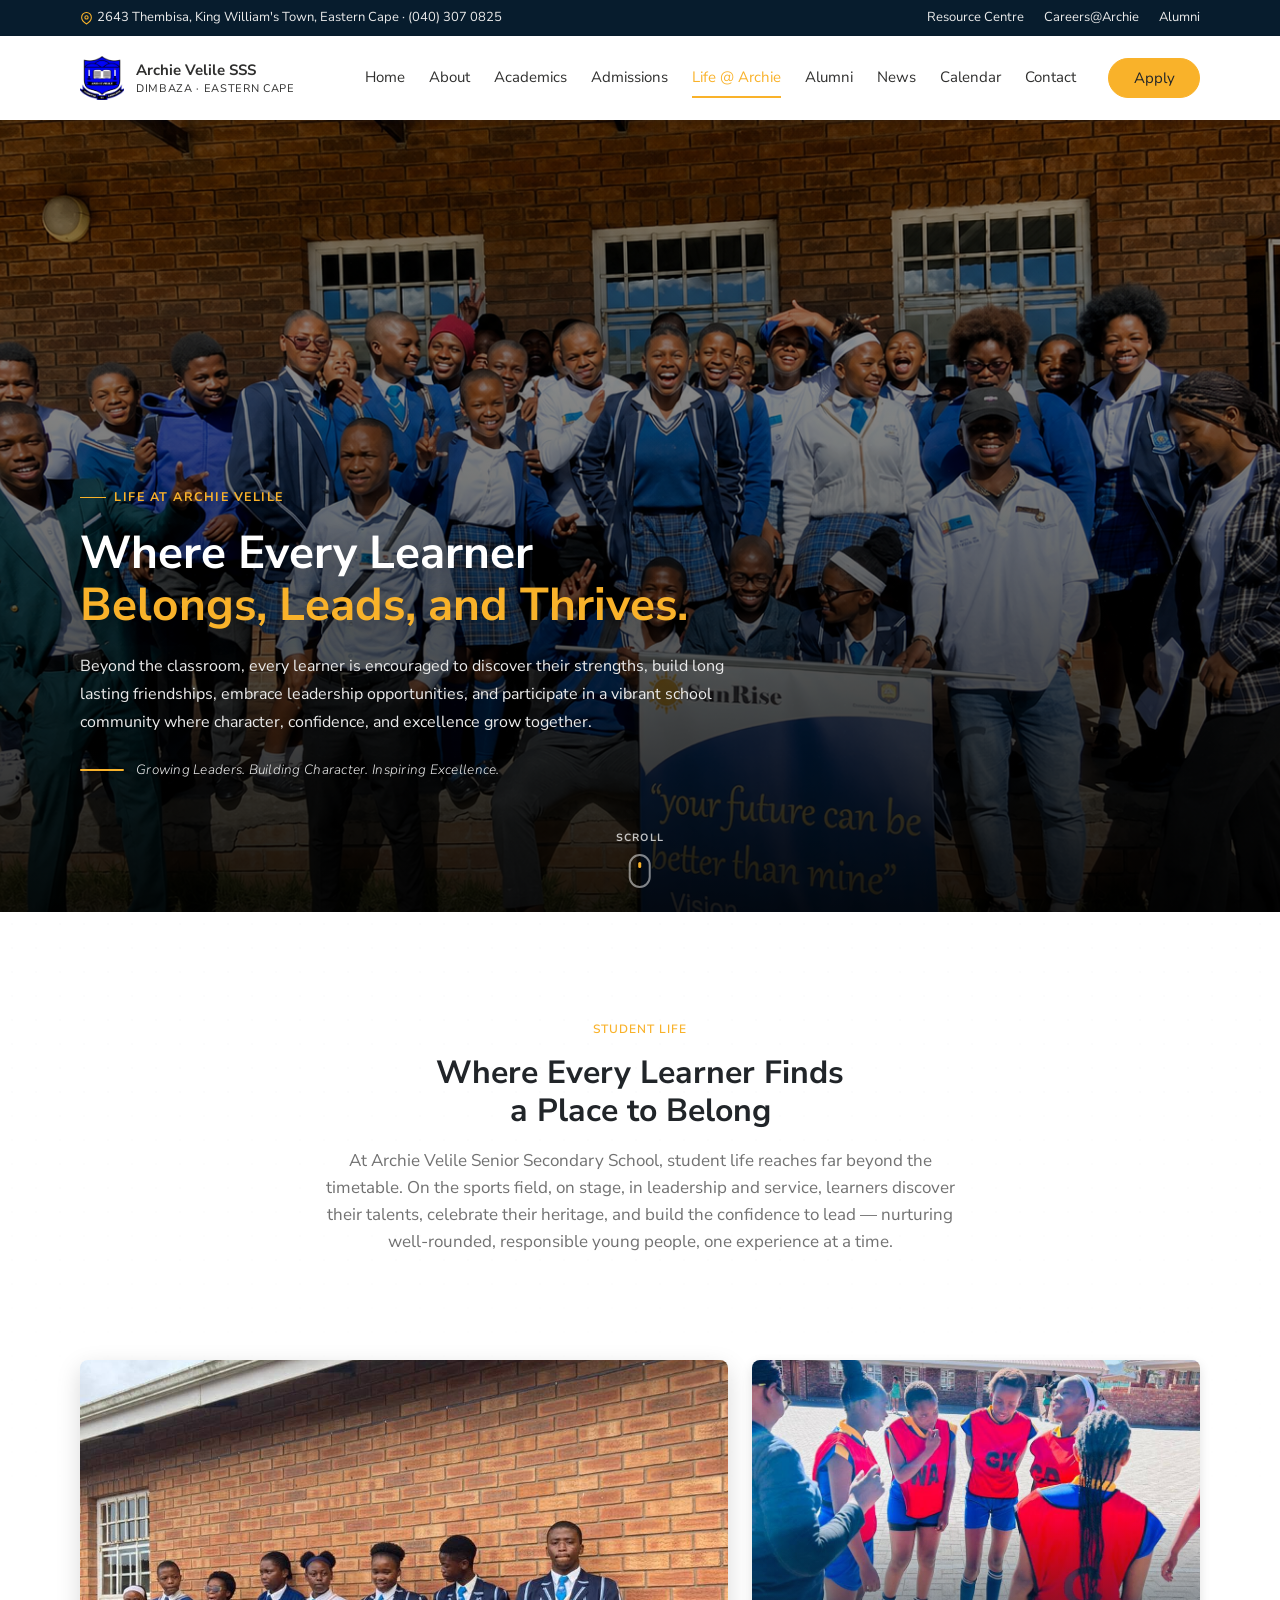
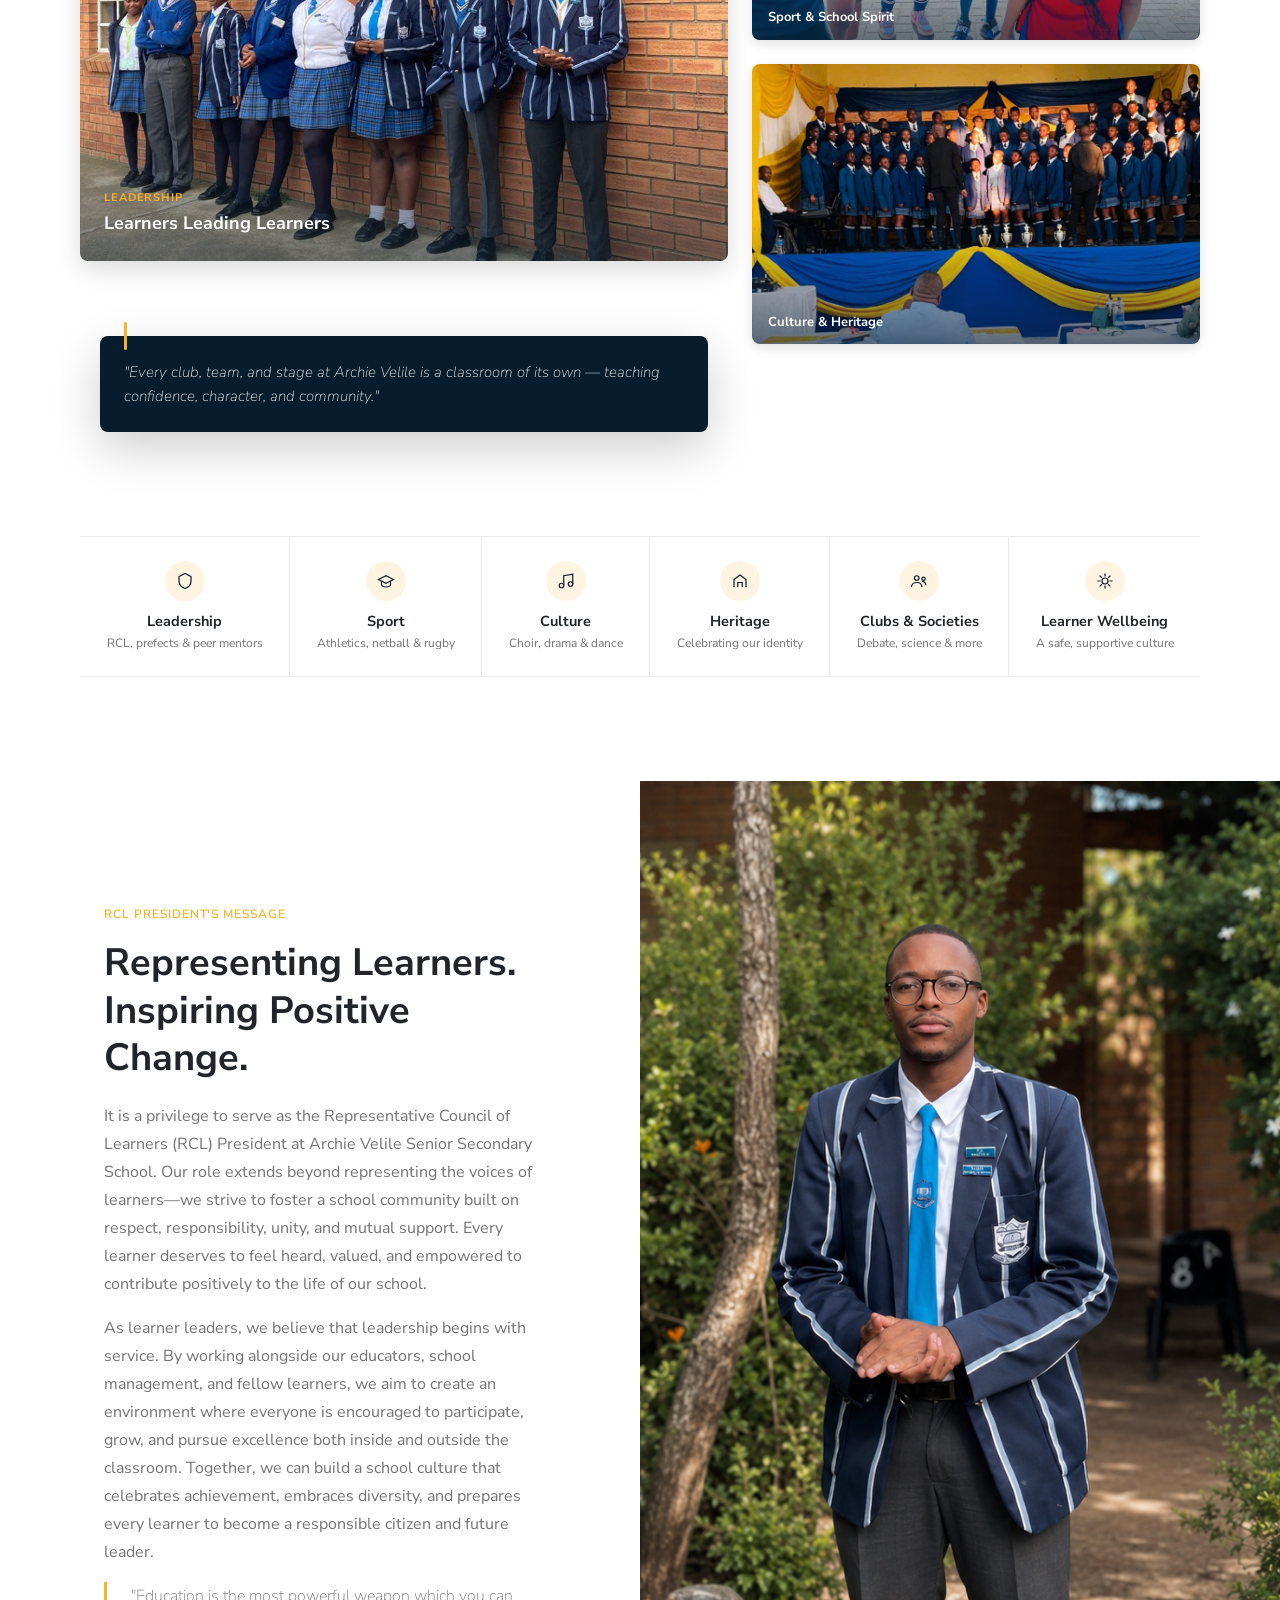
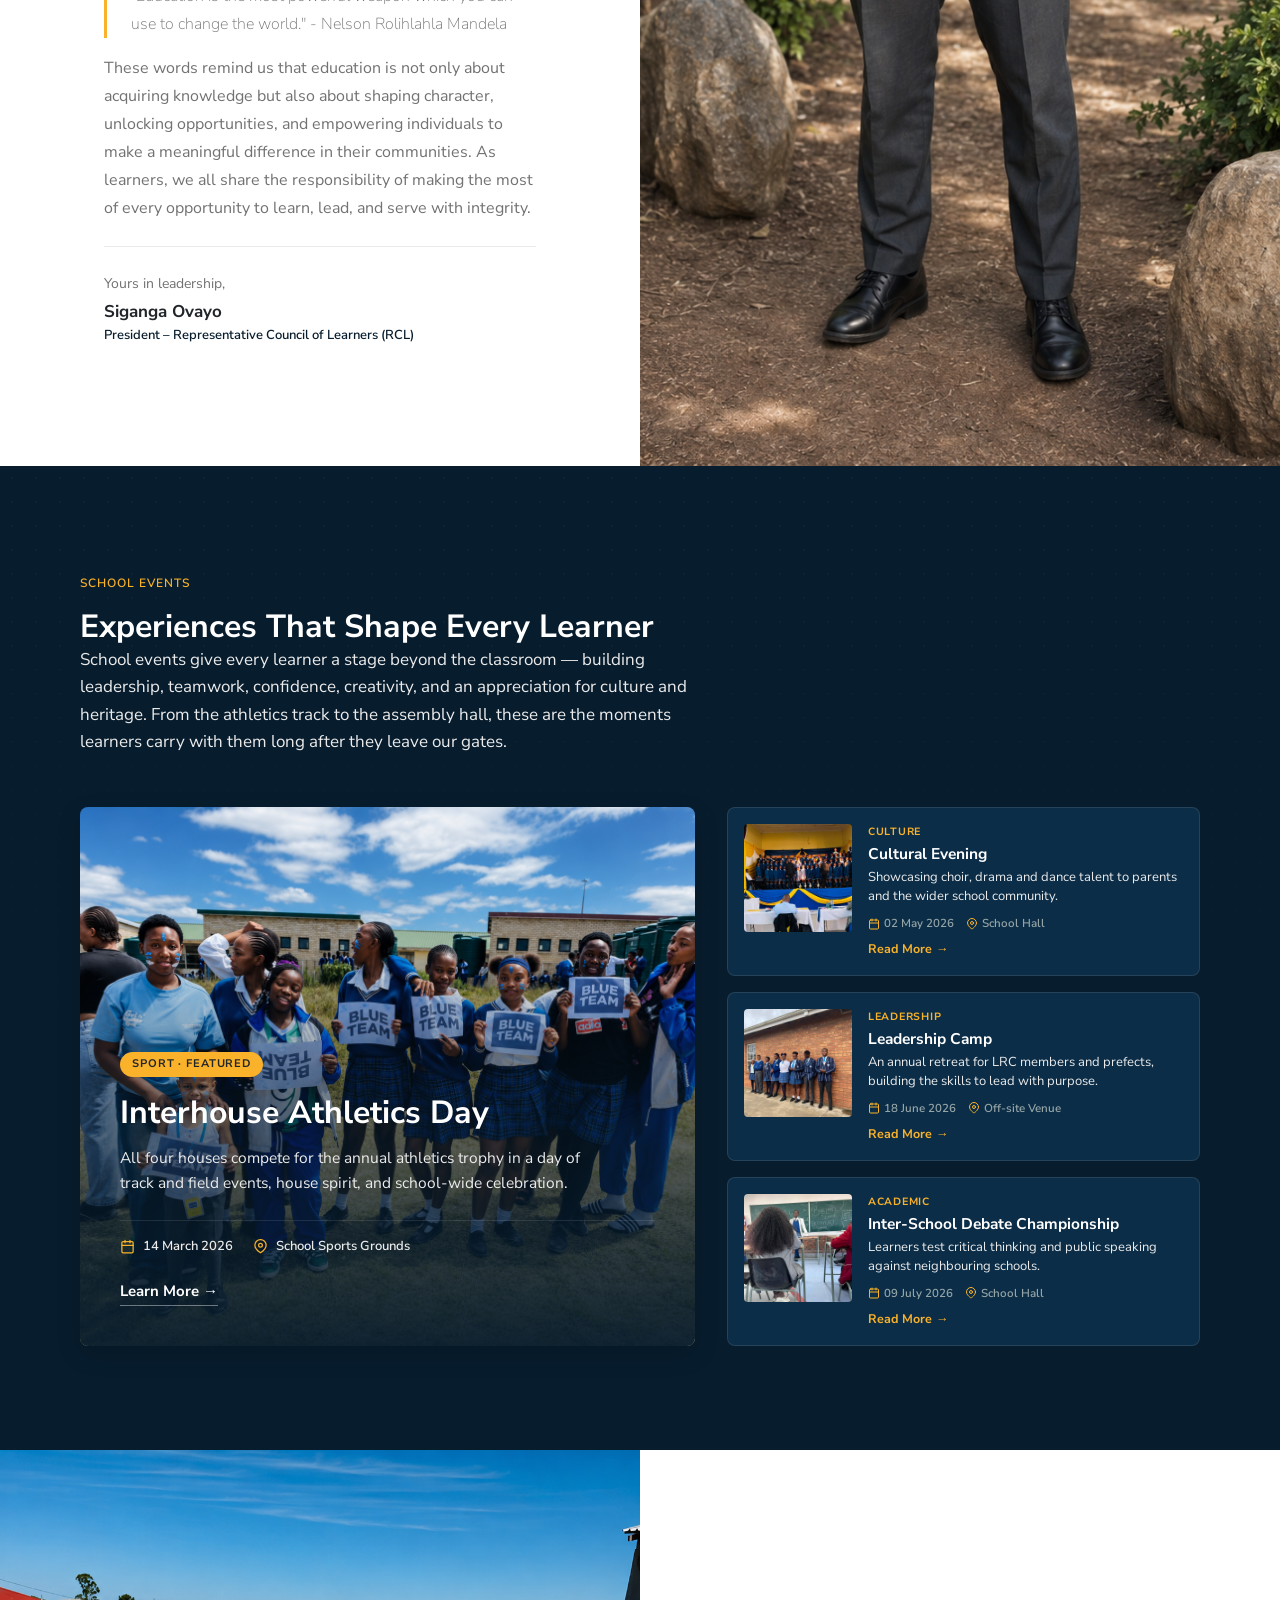
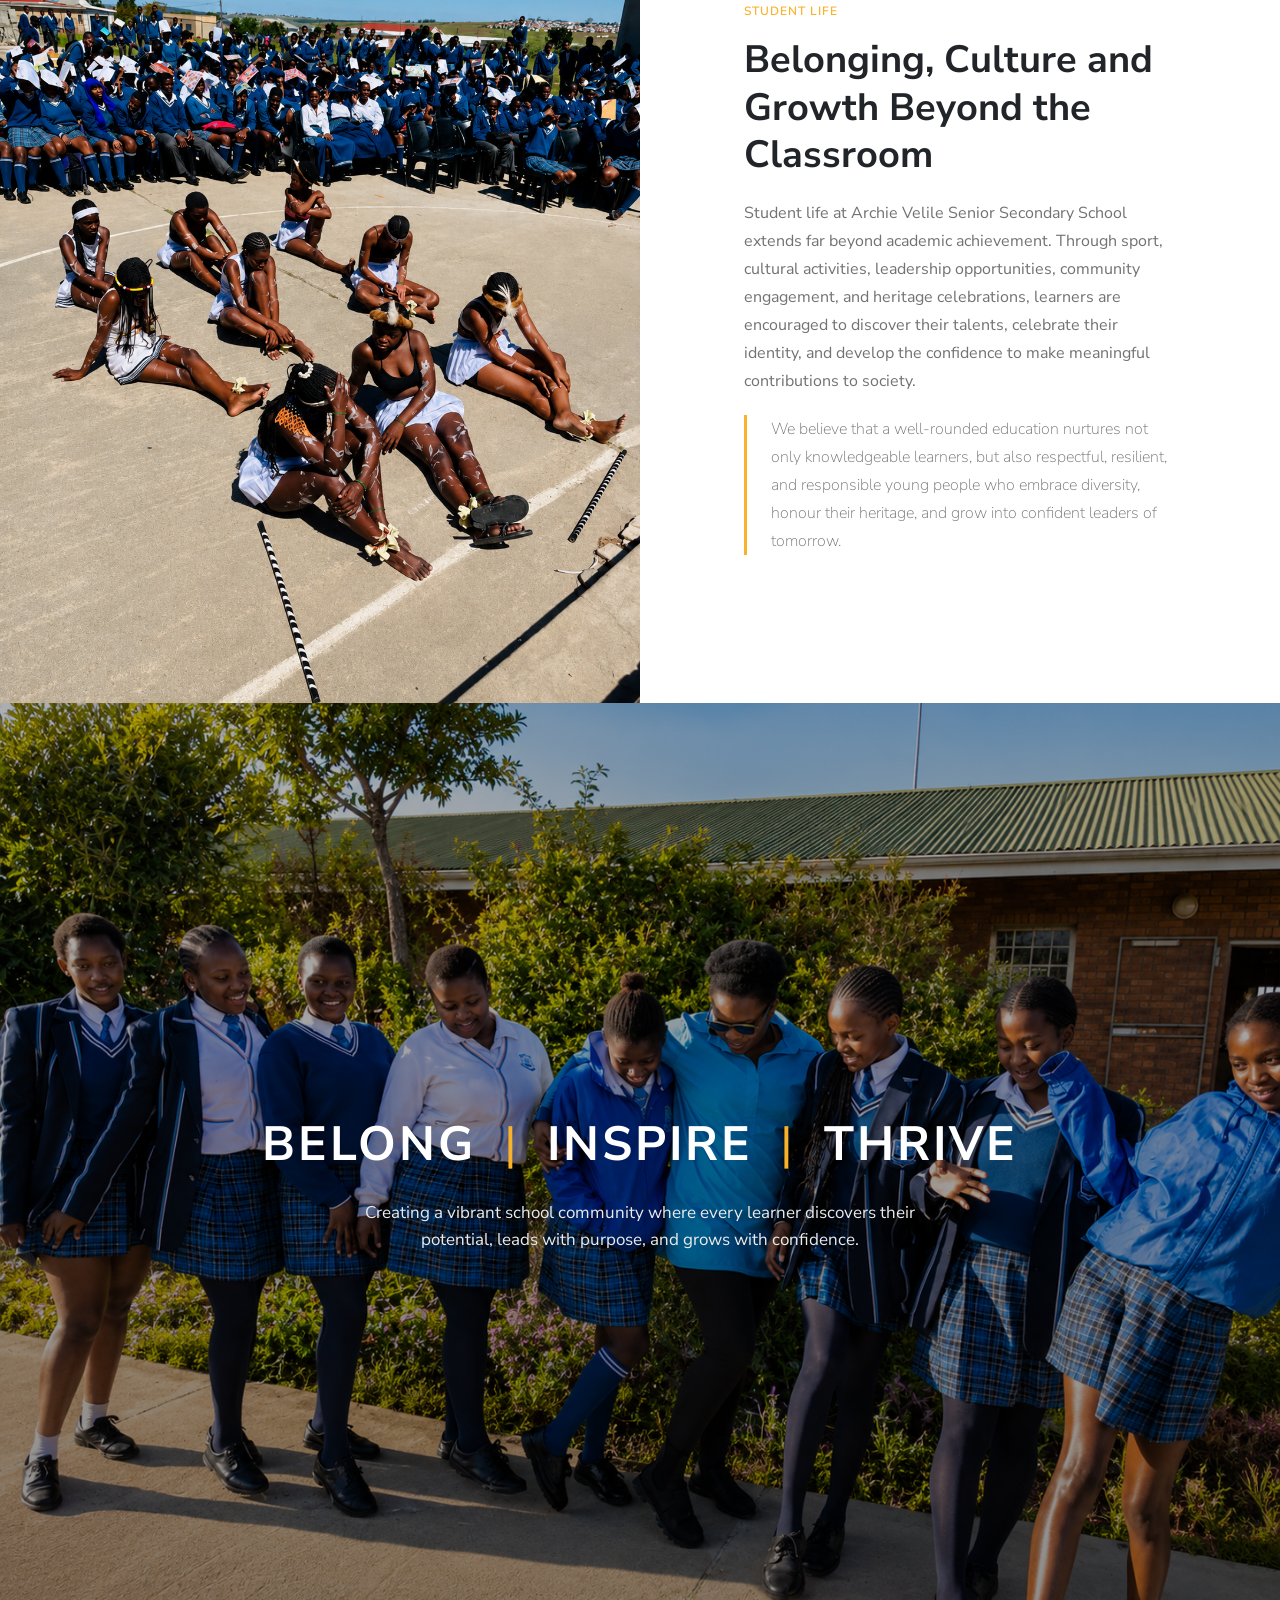
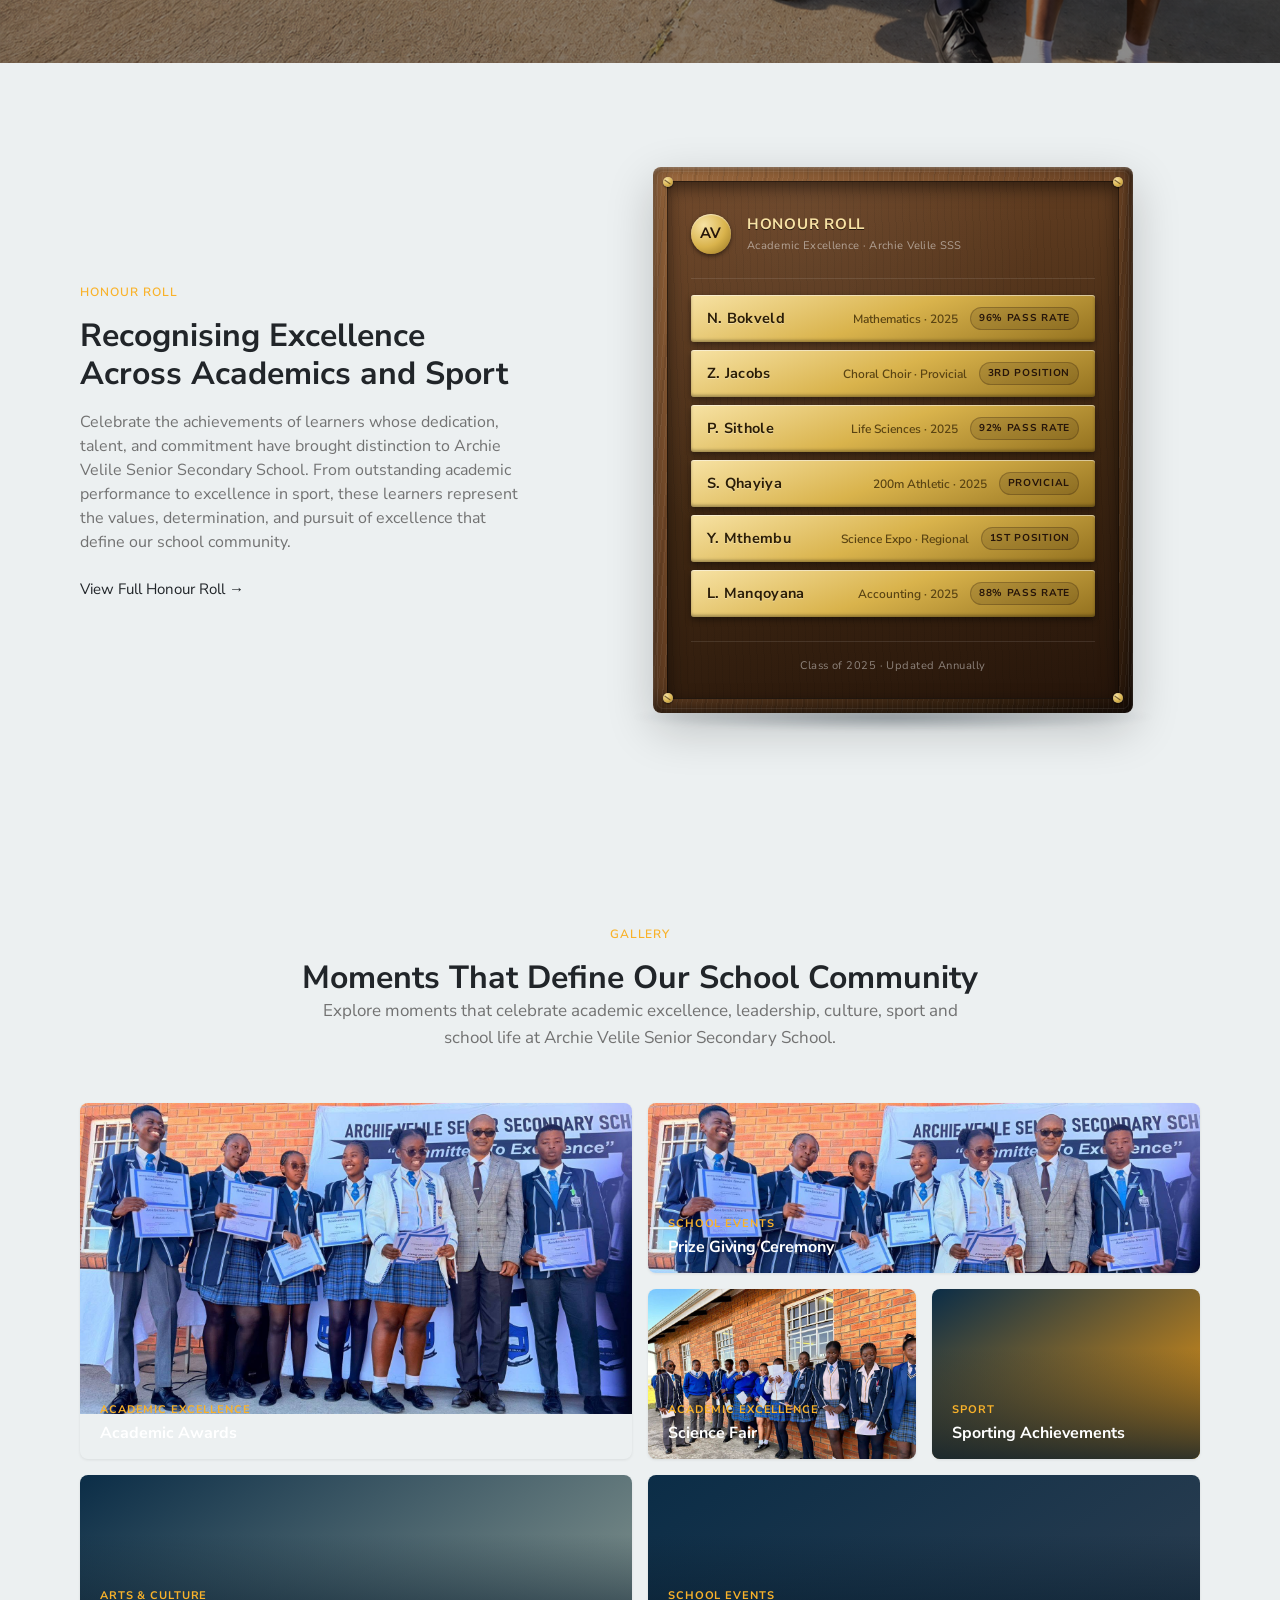
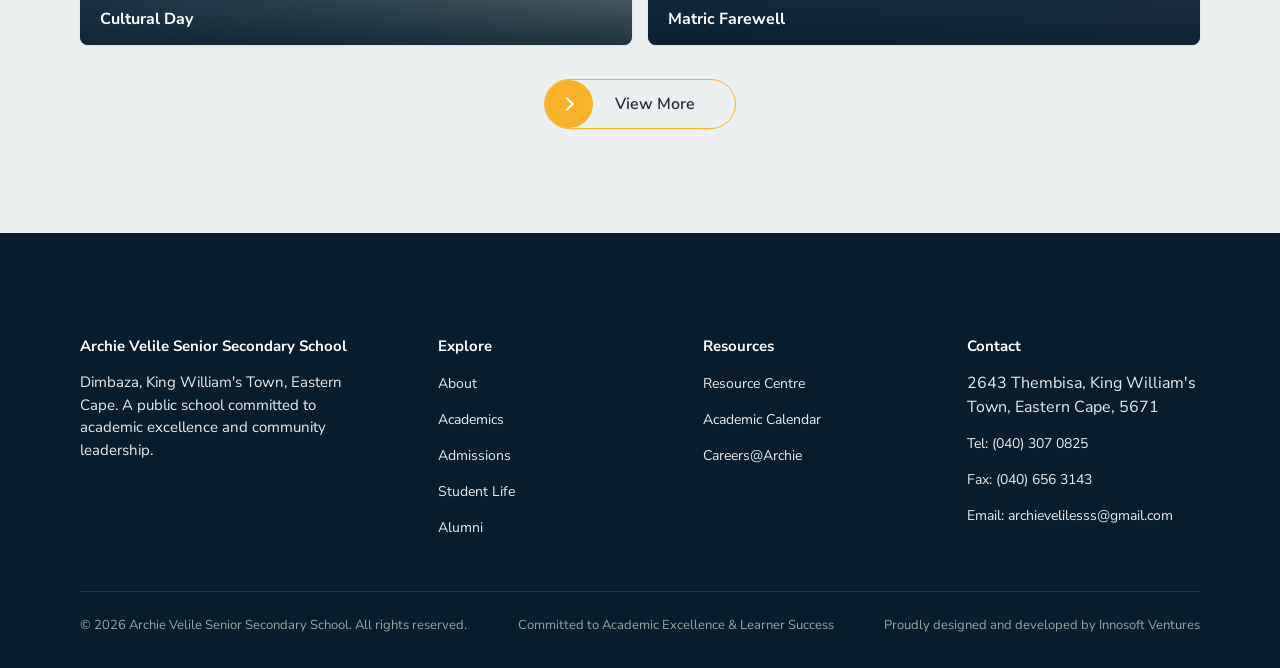
<file: HTML/student-life.html>
<!DOCTYPE html>
<html lang="en">
<head>
<meta charset="UTF-8">
<meta name="viewport" content="width=device-width, initial-scale=1.0">
<title>Student Life | Archie Velile Senior Secondary School</title>
<meta name="description" content="Sport, culture, clubs, leadership and events at Archie Velile Senior Secondary School.">
<link href="https://fonts.googleapis.com/css?family=Nunito+Sans:200,300,400,600,700&display=swap" rel="stylesheet">
<link rel="stylesheet" href="../CSS/style.css">
</head>
<body data-page="student-life">
<a class="skip-link" href="#main">Skip to main content</a>

<div class="utility-bar">
  <div class="container">
    <div class="contact-line">
      <svg viewBox="0 0 24 24" fill="none" stroke="currentColor" stroke-width="2" stroke-linecap="round" stroke-linejoin="round" aria-hidden="true" focusable="false"><path d="M21 10c0 6.5-9 12-9 12s-9-5.5-9-12a9 9 0 1 1 18 0Z"/><circle cx="12" cy="10" r="3"/></svg>
      <span>2643 Thembisa, King William's Town, Eastern Cape · (040) 307 0825</span>
    </div>
    <div class="utility-links">
      <a href="resources.html">Resource Centre</a>
      <a href="vacancies.html">Careers@Archie</a>
      <a href="alumni.html">Alumni</a>
    </div>
  </div>
</div>

<header class="site-header">
  <div class="container">
    <a href="../index.html" class="brand" aria-label="Archie Velile Senior Secondary School — Home">
      <img
        src="../img/School-logo1.png"
        alt="Archie Velile Senior Secondary School logo"
        class="brand-logo"
        width="180"
        height="44"
      >
      <span class="brand-name">Archie Velile SSS<span>Dimbaza · Eastern Cape</span></span>
    </a>
    <nav class="main-nav" id="main-nav" aria-label="Primary">
      <a href="../index.html" data-nav="home">Home</a>
      <a href="../HTML/about.html" data-nav="about">About</a>
      <a href="../HTML/academics.html" data-nav="academics">Academics</a>
      <a href="admission.html" data-nav="admissions">Admissions</a>
      <a href="../HTML/student-life.html" data-nav="student-life">Life @ Archie</a>
      <a href="alumni.html" data-nav="alumni">Alumni</a>
      <a href="../HTML/news.html" data-nav="news">News</a>
      <a href="../HTML/calendar.html" data-nav="calendar">Calendar</a>
      <a href="../HTML/contact.html" data-nav="contact">Contact</a>
      <a href="./online-application.html" class="btn btn-primary nav-apply">Apply</a>
    </nav>
    <button class="nav-toggle" aria-expanded="false" aria-controls="main-nav" aria-label="Toggle navigation menu">
      <span class="bar"></span>
    </button>
  </div>
</header>

<main id="main">

  <!-- ============ ACADEMICS HERO ============ -->
  <section class="academics-hero">
    <div class="academics-hero-media reveal-scale">
      <img src="../img/student-Life.png" alt="Learners engaged in a science lesson at Archie Velile Senior Secondary School" loading="eager">
    </div>
    <div class="academics-hero-overlay" aria-hidden="true"></div>
    <div class="academics-hero-texture" aria-hidden="true"></div>

    <div class="container" style="margin-bottom: 80px;">
      <div class="academics-hero-content stagger">
        <span class="academics-hero-eyebrow reveal" style="--i:0;">Life at Archie Velile</span>
        <h1 class="academics-hero-headline reveal" style="--i:1;">Where Every Learner <em><br>Belongs, Leads, and Thrives.</em></h1>
        <p class="academics-hero-lede reveal" style="--i:2;">Beyond the classroom, every learner is encouraged to discover their strengths, build long lasting friendships, embrace leadership opportunities, and participate in a vibrant school community where character, confidence, and excellence grow together.</p>

        <div class="academics-hero-divider reveal" style="--i:3;">
          <span class="line" aria-hidden="true"></span>
          <span class="motto">Growing Leaders. Building Character. Inspiring Excellence.</span>
        </div>

      </div>
    </div>

    <div class="academics-hero-scroll" aria-hidden="true">
      <span>Scroll</span>
      <span class="academics-hero-scroll-mouse"></span>
    </div>
  </section>

  <!-- ==========================================================================
       STUDENT LIFE — IMMERSIVE STORYTELLING INTRO
       Swap the placeholder images below for real photography:
       Interhouse Athletics / Heritage / Leadership / Culture etc.
       ========================================================================== -->
  <section class="life-story-section">
    <div class="life-story-pattern" aria-hidden="true"></div>
    <div class="container">

      <div class="life-story-head reveal">
        <span class="eyebrow">Student Life</span>
        <h2>Where Every Learner Finds <br>a Place to Belong</h2>
        <p class="lede">At Archie Velile Senior Secondary School, student life reaches far beyond the timetable. On the sports field, on stage, in leadership and service, learners discover their talents, celebrate their heritage, and build the confidence to lead — nurturing well-rounded, responsible young people, one experience at a time.</p>
      </div>

      <div class="life-story-collage stagger">

        <!-- Main large image -->
        <div class="life-story-media-main reveal" style="--i:0;">
          <img src="../img/RCL.jpg" alt="Learners taking part in leadership activities at Archie Velile Senior Secondary School" loading="lazy">
          <div class="life-story-media-caption">
            <span>Leadership</span>
            <strong>Learners Leading Learners</strong>
          </div>
        </div>

        <!-- Side column -->
        <div class="life-story-side">
          <div class="life-story-media-small reveal" style="--i:1;">
            <img src="../img/Netball1.jpg" alt="Learners competing in sport at Archie Velile Senior Secondary School" loading="lazy">
            <span>Sport &amp; School Spirit</span>
          </div>
          <div class="life-story-media-small reveal" style="--i:2;">
            <img src="../img/Choir.jpg" alt="Learners performing in the school choir at Archie Velile Senior Secondary School" loading="lazy">
            <span>Culture &amp; Heritage</span>
          </div>
        </div>
        <div class="life-story-quote reveal-scale">
          <p>"Every club, team, and stage at Archie Velile is a classroom of its own — teaching confidence, character, and community."</p>
        </div>
      </div>

      <!-- Highlight strip -->
      <div class="life-story-highlights reveal">
        <div class="life-story-highlight">
          <span class="life-story-highlight-icon" aria-hidden="true">
            <svg viewBox="0 0 24 24" fill="none" stroke="currentColor" stroke-width="1.6"><path d="M12 2 4 6v6c0 5 3.5 8.5 8 10 4.5-1.5 8-5 8-10V6l-8-4Z"/></svg>
          </span>
          <h5>Leadership</h5>
          <p>RCL, prefects &amp; peer mentors</p>
        </div>
        <div class="life-story-highlight">
          <span class="life-story-highlight-icon" aria-hidden="true">
            <svg viewBox="0 0 24 24" fill="none" stroke="currentColor" stroke-width="1.6"><path d="M22 10 12 5 2 10l10 5 10-5Z"/><path d="M6 12v5c0 1.5 3 3 6 3s6-1.5 6-3v-5"/></svg>
          </span>
          <h5>Sport</h5>
          <p>Athletics, netball &amp; rugby</p>
        </div>
        <div class="life-story-highlight">
          <span class="life-story-highlight-icon" aria-hidden="true">
            <svg viewBox="0 0 24 24" fill="none" stroke="currentColor" stroke-width="1.6"><path d="M9 18V5l12-2v13"/><circle cx="6" cy="18" r="3"/><circle cx="18" cy="16" r="3"/></svg>
          </span>
          <h5>Culture</h5>
          <p>Choir, drama &amp; dance</p>
        </div>
        <div class="life-story-highlight">
          <span class="life-story-highlight-icon" aria-hidden="true">
            <svg viewBox="0 0 24 24" fill="none" stroke="currentColor" stroke-width="1.6"><path d="M4 20V10l8-6 8 6v10"/><path d="M9 20v-6h6v6"/></svg>
          </span>
          <h5>Heritage</h5>
          <p>Celebrating our identity</p>
        </div>
        <div class="life-story-highlight">
          <span class="life-story-highlight-icon" aria-hidden="true">
            <svg viewBox="0 0 24 24" fill="none" stroke="currentColor" stroke-width="1.6"><circle cx="9" cy="8" r="3"/><path d="M2 20c0-3.5 3-6 7-6s7 2.5 7 6"/><circle cx="18" cy="9" r="2.3"/><path d="M16.2 12.5c2.6.3 4.8 2.2 4.8 5"/></svg>
          </span>
          <h5>Clubs &amp; Societies</h5>
          <p>Debate, science &amp; more</p>
        </div>
      
        <div class="life-story-highlight">
          <span class="life-story-highlight-icon" aria-hidden="true">
            <svg viewBox="0 0 24 24" fill="none" stroke="currentColor" stroke-width="1.6"><path d="M12 2v4M12 18v4M4.9 4.9l2.8 2.8M16.3 16.3l2.8 2.8M2 12h4M18 12h4M4.9 19.1l2.8-2.8M16.3 7.7l2.8-2.8"/><circle cx="12" cy="12" r="4"/></svg>
          </span>
          <h5>Learner Wellbeing</h5>
          <p>A safe, supportive culture</p>
        </div>
      </div>

    </div>
  </section>

  <!-- RCL PRESIDENT'S MESSAGE — FULL-WIDTH SPLIT FEATURE (REVERSED) -->
  <section class="split-feature split-feature--reverse">
    <div class="split-feature-grid">
      <div class="split-feature-content">
        <div class="split-feature-inner split-feature-letter">
          <span class="eyebrow reveal">RCL President's Message</span>
          <h2 class="reveal">Representing Learners. Inspiring Positive Change.</h2>

          <p class="reveal">It is a privilege to serve as the Representative Council of Learners (RCL) President at Archie Velile Senior Secondary School. Our role extends beyond representing the voices of learners—we strive to foster a school community built on respect, responsibility, unity, and mutual support. Every learner deserves to feel heard, valued, and empowered to contribute positively to the life of our school.</p>
          <p class="reveal">As learner leaders, we believe that leadership begins with service. By working alongside our educators, school management, and fellow learners, we aim to create an environment where everyone is encouraged to participate, grow, and pursue excellence both inside and outside the classroom. Together, we can build a school culture that celebrates achievement, embraces diversity, and prepares every learner to become a responsible citizen and future leader.</p>
          <p class="split-feature-quote reveal">"Education is the most powerful weapon which you can use to change the world." - Nelson Rolihlahla Mandela</p>
          <p class="reveal">These words remind us that education is not only about acquiring knowledge but also about shaping character, unlocking opportunities, and empowering individuals to make a meaningful difference in their communities. As learners, we all share the responsibility of making the most of every opportunity to learn, lead, and serve with integrity.</p>

          <div class="split-feature-signature reveal">
            <span class="sig-line">Yours in leadership,</span>
            <span class="sig-name">Siganga Ovayo</span>
            <span class="sig-role">President – Representative Council of Learners (RCL)</span>
          </div>
        </div>
      </div>
      <div class="split-feature-media reveal">
        <img src="../img/RCL Pres.png" alt="Siganga Ovayo, President of the Representative Council of Learners at Archie Velile Senior Secondary School" loading="lazy">
      </div>
    </div>
  </section>

  <!-- ==========================================================================
       EVENTS — editorial showcase (featured event + supporting events)
       Drop real photography in by adding, on .event-feature-media / .event-card-media, e.g.:
         style="--event-img:url('../img/interhouse-athletics.jpg')"
       ========================================================================== -->
  <section class="events-section section-dark">
    <div class="events-section-pattern" aria-hidden="true"></div>
    <div class="container">
      <div class="events-head reveal">
        <span class="eyebrow">School Events</span>
        <h2>Experiences That Shape Every Learner</h2>
        <p class="lede">School events give every learner a stage beyond the classroom — building leadership, teamwork, confidence, creativity, and an appreciation for culture and heritage. From the athletics track to the assembly hall, these are the moments learners carry with them long after they leave our gates.</p>
      </div>

      <div class="events-showcase stagger">

        <!-- Featured event -->
        <a class="event-feature reveal-scale" href="calendar.html" style="--event-img: url('../img/Interhouses\ Atletics.png');">
          <div class="event-feature-media" aria-hidden="true"></div>
          <div class="event-feature-overlay" aria-hidden="true"></div>
          <div class="event-feature-content">
            <span class="event-feature-badge">Sport &middot; Featured</span>
            <h3 class="event-feature-title">Interhouse Athletics Day</h3>
            <p class="event-feature-preview">All four houses compete for the annual athletics trophy in a day of track and field events, house spirit, and school-wide celebration.</p>
            <div class="event-feature-meta">
              <span class="event-meta-item">
                <svg viewBox="0 0 24 24" fill="none" stroke="currentColor" stroke-width="2" stroke-linecap="round" stroke-linejoin="round" aria-hidden="true"><rect x="3" y="4" width="18" height="18" rx="2"/><path d="M16 2v4M8 2v4M3 10h18"/></svg>
                14 March 2026
              </span>
              <span class="event-meta-item">
                <svg viewBox="0 0 24 24" fill="none" stroke="currentColor" stroke-width="2" stroke-linecap="round" stroke-linejoin="round" aria-hidden="true"><path d="M21 10c0 6.5-9 12-9 12s-9-5.5-9-12a9 9 0 1 1 18 0Z"/><circle cx="12" cy="10" r="3"/></svg>
                School Sports Grounds
              </span>
            </div>
            <span class="event-feature-link">Learn More <span>&rarr;</span></span>
          </div>
        </a>

        <!-- Supporting events -->
        <div class="events-list">
          <a class="event-card reveal" style="--i:0; --event-img: url('../img/Choir.jpg');" href="calendar.html">
            <div class="event-card-media" aria-hidden="true"></div>
            <div class="event-card-body">
              <span class="event-card-badge">Culture</span>
              <h4 class="event-card-title">Cultural Evening</h4>
              <p class="event-card-desc">Showcasing choir, drama and dance talent to parents and the wider school community.</p>
              <div class="event-card-meta">
                <span><svg viewBox="0 0 24 24" fill="none" stroke="currentColor" stroke-width="2" stroke-linecap="round" stroke-linejoin="round" aria-hidden="true"><rect x="3" y="4" width="18" height="18" rx="2"/><path d="M16 2v4M8 2v4M3 10h18"/></svg>02 May 2026</span>
                <span><svg viewBox="0 0 24 24" fill="none" stroke="currentColor" stroke-width="2" stroke-linecap="round" stroke-linejoin="round" aria-hidden="true"><path d="M21 10c0 6.5-9 12-9 12s-9-5.5-9-12a9 9 0 1 1 18 0Z"/><circle cx="12" cy="10" r="3"/></svg>School Hall</span>
              </div>
              <span class="event-card-link">Read More <span>&rarr;</span></span>
            </div>
          </a>

          <a class="event-card reveal" style="--i:1; --event-img: url('../img/RCL.jpg');" href="calendar.html">
            <div class="event-card-media" aria-hidden="true"></div>
            <div class="event-card-body">
              <span class="event-card-badge">Leadership</span>
              <h4 class="event-card-title">Leadership Camp</h4>
              <p class="event-card-desc">An annual retreat for LRC members and prefects, building the skills to lead with purpose.</p>
              <div class="event-card-meta">
                <span><svg viewBox="0 0 24 24" fill="none" stroke="currentColor" stroke-width="2" stroke-linecap="round" stroke-linejoin="round" aria-hidden="true"><rect x="3" y="4" width="18" height="18" rx="2"/><path d="M16 2v4M8 2v4M3 10h18"/></svg>18 June 2026</span>
                <span><svg viewBox="0 0 24 24" fill="none" stroke="currentColor" stroke-width="2" stroke-linecap="round" stroke-linejoin="round" aria-hidden="true"><path d="M21 10c0 6.5-9 12-9 12s-9-5.5-9-12a9 9 0 1 1 18 0Z"/><circle cx="12" cy="10" r="3"/></svg>Off-site Venue</span>
              </div>
              <span class="event-card-link">Read More <span>&rarr;</span></span>
            </div>
          </a>

          <a class="event-card reveal" style="--i:2; --event-img: url('../img/Debate.jpg');" href="calendar.html">
            <div class="event-card-media" aria-hidden="true"></div>
            <div class="event-card-body">
              <span class="event-card-badge">Academic</span>
              <h4 class="event-card-title">Inter-School Debate Championship</h4>
              <p class="event-card-desc">Learners test critical thinking and public speaking against neighbouring schools.</p>
              <div class="event-card-meta">
                <span><svg viewBox="0 0 24 24" fill="none" stroke="currentColor" stroke-width="2" stroke-linecap="round" stroke-linejoin="round" aria-hidden="true"><rect x="3" y="4" width="18" height="18" rx="2"/><path d="M16 2v4M8 2v4M3 10h18"/></svg>09 July 2026</span>
                <span><svg viewBox="0 0 24 24" fill="none" stroke="currentColor" stroke-width="2" stroke-linecap="round" stroke-linejoin="round" aria-hidden="true"><path d="M21 10c0 6.5-9 12-9 12s-9-5.5-9-12a9 9 0 1 1 18 0Z"/><circle cx="12" cy="10" r="3"/></svg>School Hall</span>
              </div>
              <span class="event-card-link">Read More <span>&rarr;</span></span>
            </div>
          </a>
        </div>

      </div>
    </div>
  </section>

  <!-- FULL-WIDTH SPLIT FEATURE -->
  <section class="split-feature">
    <div class="split-feature-grid">
      <div class="split-feature-media reveal">
        <img src="../img/Heritage1.png" alt="Learners taking part in sport and school life at Archie Velile Senior Secondary School" loading="lazy">
      </div>
      <div class="split-feature-content">
        <div class="split-feature-inner">
          <span class="eyebrow reveal">Student Life</span>
          <h2 class="reveal">Belonging, Culture and Growth Beyond the Classroom</h2>
          <p class="reveal">Student life at Archie Velile Senior Secondary School extends far beyond academic achievement. Through sport, cultural activities, leadership opportunities, community engagement, and heritage celebrations, learners are encouraged to discover their talents, celebrate their identity, and develop the confidence to make meaningful contributions to society.</p>
          <p class="split-feature-quote reveal">We believe that a well-rounded education nurtures not only knowledgeable learners, but also respectful, resilient, and responsible young people who embrace diversity, honour their heritage, and grow into confident leaders of tomorrow.</p>
        </div>
      </div>
    </div>
  </section>

  <!-- ============ INSTITUTIONAL STATEMENT ============ -->
  <section class="statement-section">
    <div class="statement-media reveal-scale">
      <img src="../img/Example.png" alt="" class="statement-image">
    </div>
    <div class="statement-overlay" aria-hidden="true"></div>
    <div class="container">
      <div class="statement-content stagger">
        <h2 class="statement-headline reveal" style="--i:0;">Belong <span class="divider">|</span> Inspire <span class="divider">|</span> Thrive</h2>
        <p class="statement-sub reveal" style="--i:1;">Creating a vibrant school community where every learner discovers their potential, leads with purpose, and grows with confidence.</p>
      </div>
    </div>
  </section>

  <!-- HONOUR ROLL -->
  <section class="section-soft honour-roll-section" id="honour-roll">
    <div class="container">
      <div class="honour-roll-grid">
        <div class="honour-roll-intro reveal">
          <span class="eyebrow">Honour Roll</span>
          <h2>Recognising Excellence Across Academics and Sport</h2>
          <p class="body-lg honour-roll-copy">Celebrate the achievements of learners whose dedication, talent, and commitment have brought distinction to Archie Velile Senior Secondary School. From outstanding academic performance to excellence in sport, these learners represent the values, determination, and pursuit of excellence that define our school community.</p>
          <a href="#" class="btn-ghost honour-roll-cta">View Full Honour Roll &rarr;</a>
        </div>

        <div class="honour-roll-showcase reveal-scale">
          <div class="honour-board" role="img" aria-label="Wooden Honour Roll board listing teachers who achieved an annual subject pass rate of 80% or above, engraved on brass nameplates">
            <span class="honour-board-screw honour-board-screw-tl" aria-hidden="true"></span>
            <span class="honour-board-screw honour-board-screw-tr" aria-hidden="true"></span>
            <span class="honour-board-screw honour-board-screw-bl" aria-hidden="true"></span>
            <span class="honour-board-screw honour-board-screw-br" aria-hidden="true"></span>

            <div class="honour-board-panel">
              <div class="honour-board-crest">
                <span class="honour-board-crest-mark" aria-hidden="true">AV</span>
                <span class="honour-board-crest-text">
                  <strong>Honour Roll</strong>
                  <small>Academic Excellence &middot; Archie Velile SSS</small>
                </span>
              </div>

              <ul class="honour-plaques stagger">
                <li class="honour-plaque reveal">
                  <span class="honour-plaque-name">N. Bokveld</span>
                  <span class="honour-plaque-detail">Mathematics  &middot; 2025</span>
                  <span class="honour-plaque-level">96% Pass Rate</span>
                </li>
                <li class="honour-plaque reveal">
                  <span class="honour-plaque-name">Z. Jacobs</span>
                  <span class="honour-plaque-detail">Choral Choir &middot; Provicial</span>
                  <span class="honour-plaque-level">3rd Position</span>
                </li>
                <li class="honour-plaque reveal">
                  <span class="honour-plaque-name">P. Sithole</span>
                  <span class="honour-plaque-detail">Life Sciences &middot; 2025</span>
                  <span class="honour-plaque-level">92% Pass Rate</span>
                </li>
                <li class="honour-plaque reveal">
                  <span class="honour-plaque-name">S. Qhayiya</span>
                  <span class="honour-plaque-detail">200m Athletic &middot; 2025</span>
                  <span class="honour-plaque-level">Provicial</span>
                </li>
                <li class="honour-plaque reveal">
                  <span class="honour-plaque-name">Y. Mthembu</span>
                  <span class="honour-plaque-detail">Science Expo &middot; Regional</span>
                  <span class="honour-plaque-level">1st Position</span>
                </li>
                <li class="honour-plaque reveal">
                  <span class="honour-plaque-name">L. Manqoyana</span>
                  <span class="honour-plaque-detail">Accounting &middot; 2025</span>
                  <span class="honour-plaque-level">88% Pass Rate</span>
                </li>
              </ul>

              <span class="honour-board-footer">Class of 2025 &middot; Updated Annually</span>
            </div>
          </div>
        </div>
      </div>
    </div>
  </section>

  <!-- ==========================================================================
       GALLERY PREVIEW
       Standalone page (gallery.html) is intentionally NOT in the main nav —
       it is only reachable via this "View More" CTA and future internal links.
       Placeholder tiles use the site's existing gradient-block convention
       (see .card-media). Drop real photography in by adding, on any
       .gallery-preview-item, e.g.:
         style="--gallery-img:url('../IMG/gallery/academic-awards.jpg')"
       ========================================================================== -->
  <section class="section-soft">
    <div class="container">
      <div class="section-head centered reveal">
        <span class="eyebrow">Gallery</span>
        <h2>Moments That Define Our School Community</h2>
        <p class="lede" style="margin-inline: auto; text-align: center;">Explore moments that celebrate academic excellence, leadership, culture, sport and school life at Archie Velile Senior Secondary School.</p>
      </div>

      <div class="gallery-preview-grid stagger">
        <a class="gallery-preview-item gallery-preview-item--feature reveal" href="gallery.html" style="--cat-color: var(--teal);">
          <img src="../img/Academic-awards.jpg" alt="academic awards">
          <span class="gallery-preview-caption">
            <span class="gallery-preview-eyebrow">Academic Excellence</span>
            <span class="gallery-preview-title">Academic Awards</span>
          </span>
        </a>
        <a class="gallery-preview-item gallery-preview-item--wide reveal" href="gallery.html" style="--cat-color: var(--gold);">
          <img src="../img/Academic-awards.jpg" class="gallery-preview-media" aria-hidden="true"></span>
          <span class="gallery-preview-caption">
            <span class="gallery-preview-eyebrow">School Events</span>
            <span class="gallery-preview-title">Prize Giving Ceremony</span>
          </span>
        </a>
        <a class="gallery-preview-item gallery-preview-item--std reveal" href="gallery.html" style="--cat-color: var(--navy-institutional);">
          <img src="../img/Excellence.jpg" class="gallery-preview-media" aria-hidden="true">
          <span class="gallery-preview-caption">
            <span class="gallery-preview-eyebrow">Academic Excellence</span>
            <span class="gallery-preview-title">Science Fair</span>
          </span>
        </a>
        <a class="gallery-preview-item gallery-preview-item--std reveal" href="gallery.html" style="--cat-color: var(--orange);">
          <span class="gallery-preview-media" aria-hidden="true"></span>
          <span class="gallery-preview-caption">
            <span class="gallery-preview-eyebrow">Sport</span>
            <span class="gallery-preview-title">Sporting Achievements</span>
          </span>
        </a>
        <a class="gallery-preview-item gallery-preview-item--wide reveal" href="gallery.html" style="--cat-color: var(--sage);">
          <span class="gallery-preview-media" aria-hidden="true"></span>
          <span class="gallery-preview-caption">
            <span class="gallery-preview-eyebrow">Arts &amp; Culture</span>
            <span class="gallery-preview-title">Cultural Day</span>
          </span>
        </a>
        <a class="gallery-preview-item gallery-preview-item--wide reveal" href="gallery.html" style="--cat-color: var(--slate);">
          <span class="gallery-preview-media" aria-hidden="true"></span>
          <span class="gallery-preview-caption">
            <span class="gallery-preview-eyebrow">School Events</span>
            <span class="gallery-preview-title">Matric Farewell</span>
          </span>
        </a>
      </div>

      <div class="button-wrapper center">
        <a class="learn-more" href="gallery.html">
          <span class="circle" aria-hidden="true">
            <span class="icon arrow"></span>
          </span>
          <span class="button-text">View More</span>
        </a>
      </div>
    </div>
  </section>

</main>

<footer class="site-footer">
  <div class="container">
    <div class="footer-grid">
      <div class="footer-col">
        <h5>Archie Velile Senior Secondary School</h5>
        <p class="body-std" style="color: var(--gray-pale); max-width: 30ch;">Dimbaza, King William's Town, Eastern Cape. A public school committed to academic excellence and community leadership.</p>
      </div>
      <div class="footer-col">
        <h5>Explore</h5>
        <ul>
          <li><a href="./about.html">About</a></li>
          <li><a href="./academics.html">Academics</a></li>
          <li><a href="./admission.html">Admissions</a></li>
          <li><a href="./student-life.html">Student Life</a></li>
          <li><a href="./alumni.html">Alumni</a></li>
        </ul>
      </div>
      <div class="footer-col">
        <h5>Resources</h5>
        <ul>
          <li><a href="./resources.html">Resource Centre</a></li>
          <li><a href="./calendar.html">Academic Calendar</a></li>
          <li><a href="./vacancies.html">Careers@Archie</a></li>
        </ul>
      </div>
      <div class="footer-col">
        <h5>Contact</h5>
        <ul>
          <li>2643 Thembisa, King William's Town, Eastern Cape, 5671</li>
          <li><a href="tel:+27403070825">Tel: (040) 307 0825</a></li>
          <li><a href="tel:+27403070825">Fax: (040) 656 3143</a></li>
          <li><a href="mailto:archievelile@gmail.com">Email: archievelilesss@gmail.com</a></li>
        </ul>
      </div>
    </div>
    <div class="footer-bottom">
      <span>© 2026 Archie Velile Senior Secondary School. All rights reserved.</span>
      <span>Committed to Academic Excellence & Learner Success</span>
      <span>Proudly designed and developed by Innosoft Ventures</span>
    </div>
  </div>
</footer>

<script src="../JavaScript/script.js"></script>
</body>
</html>
</file>
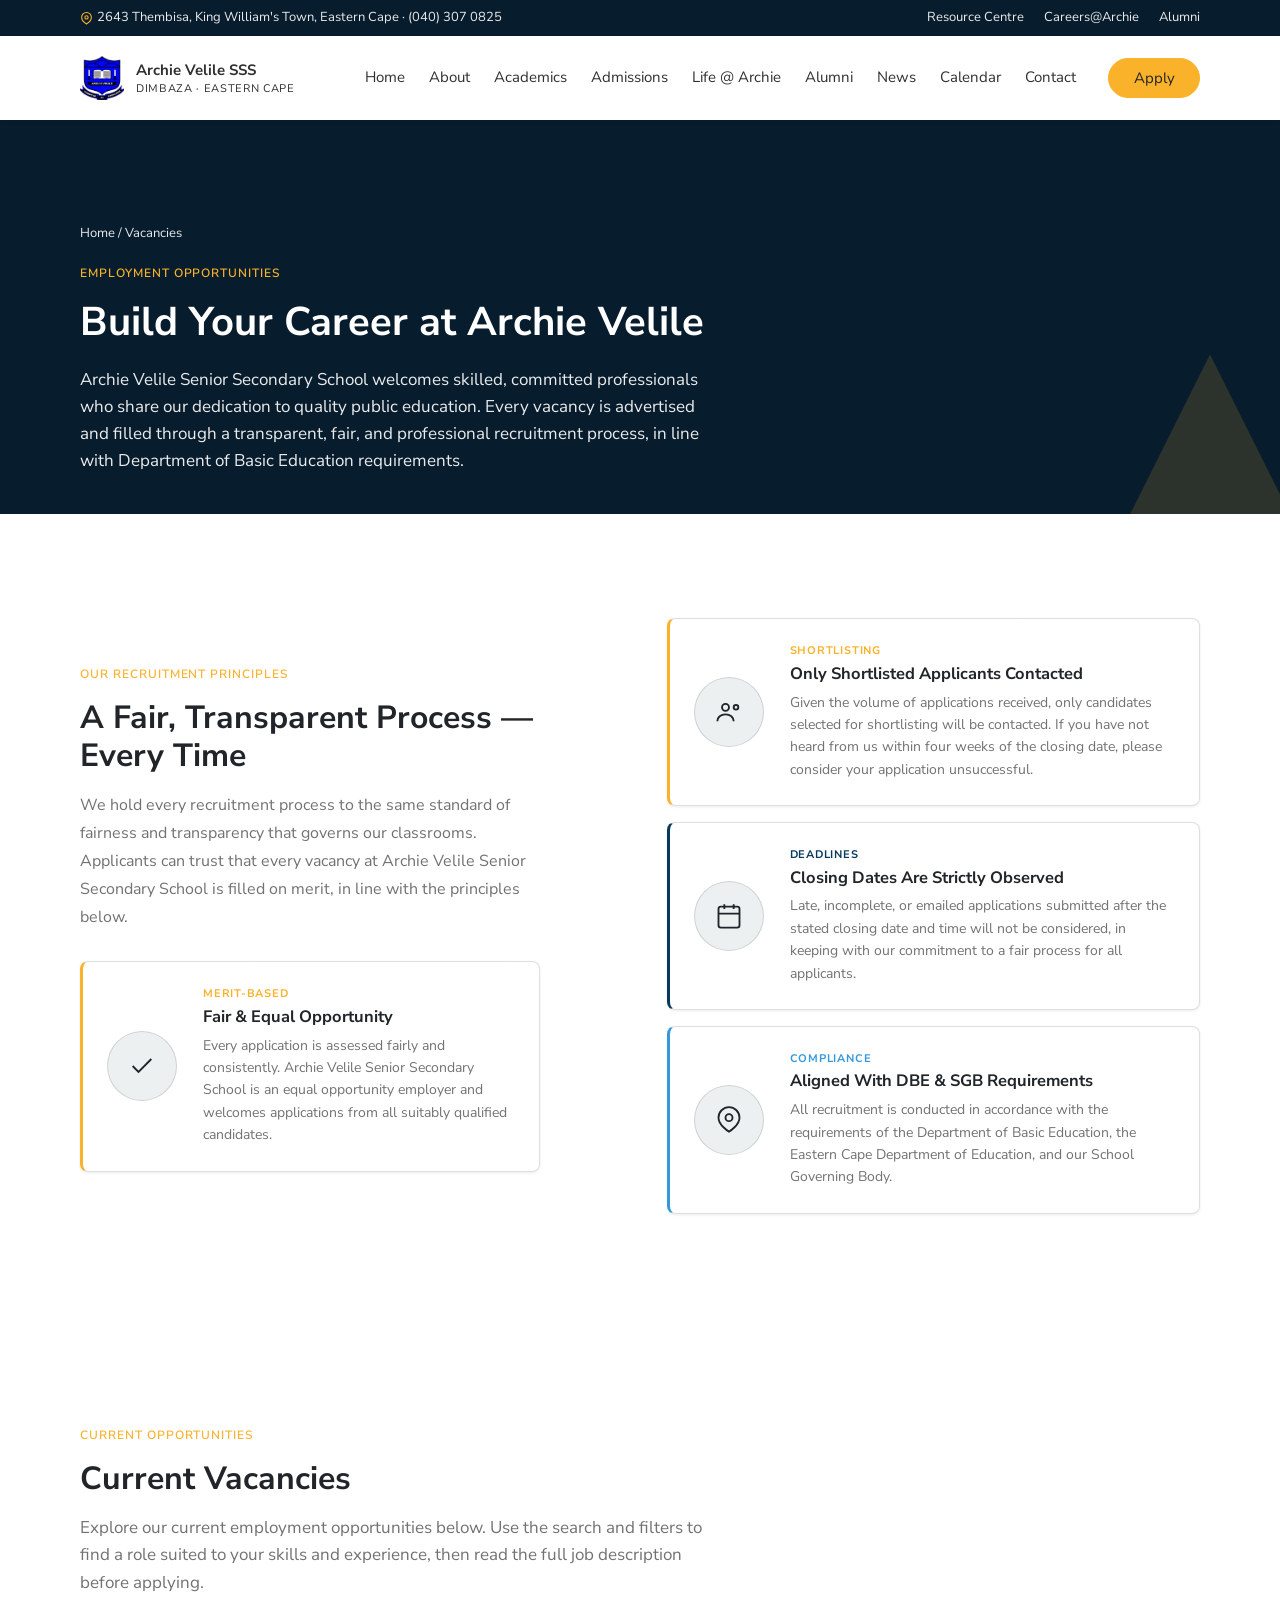
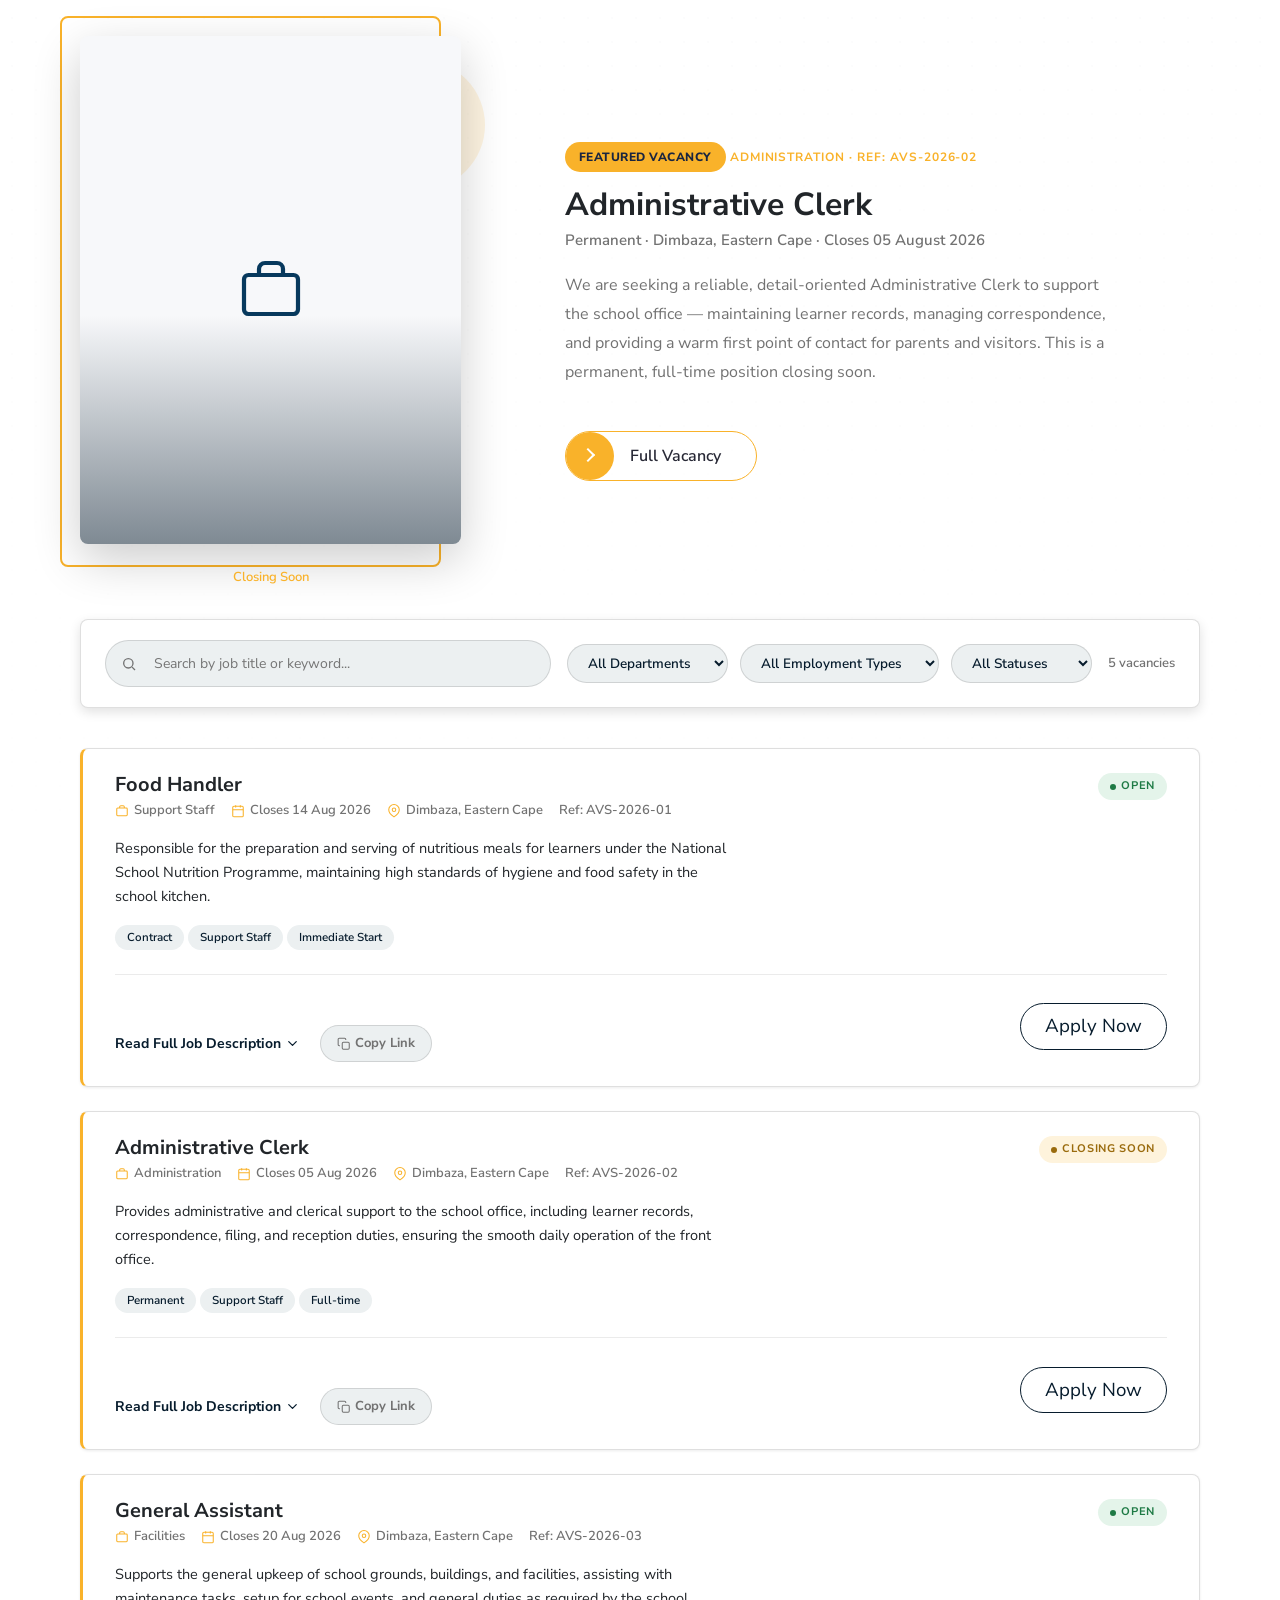
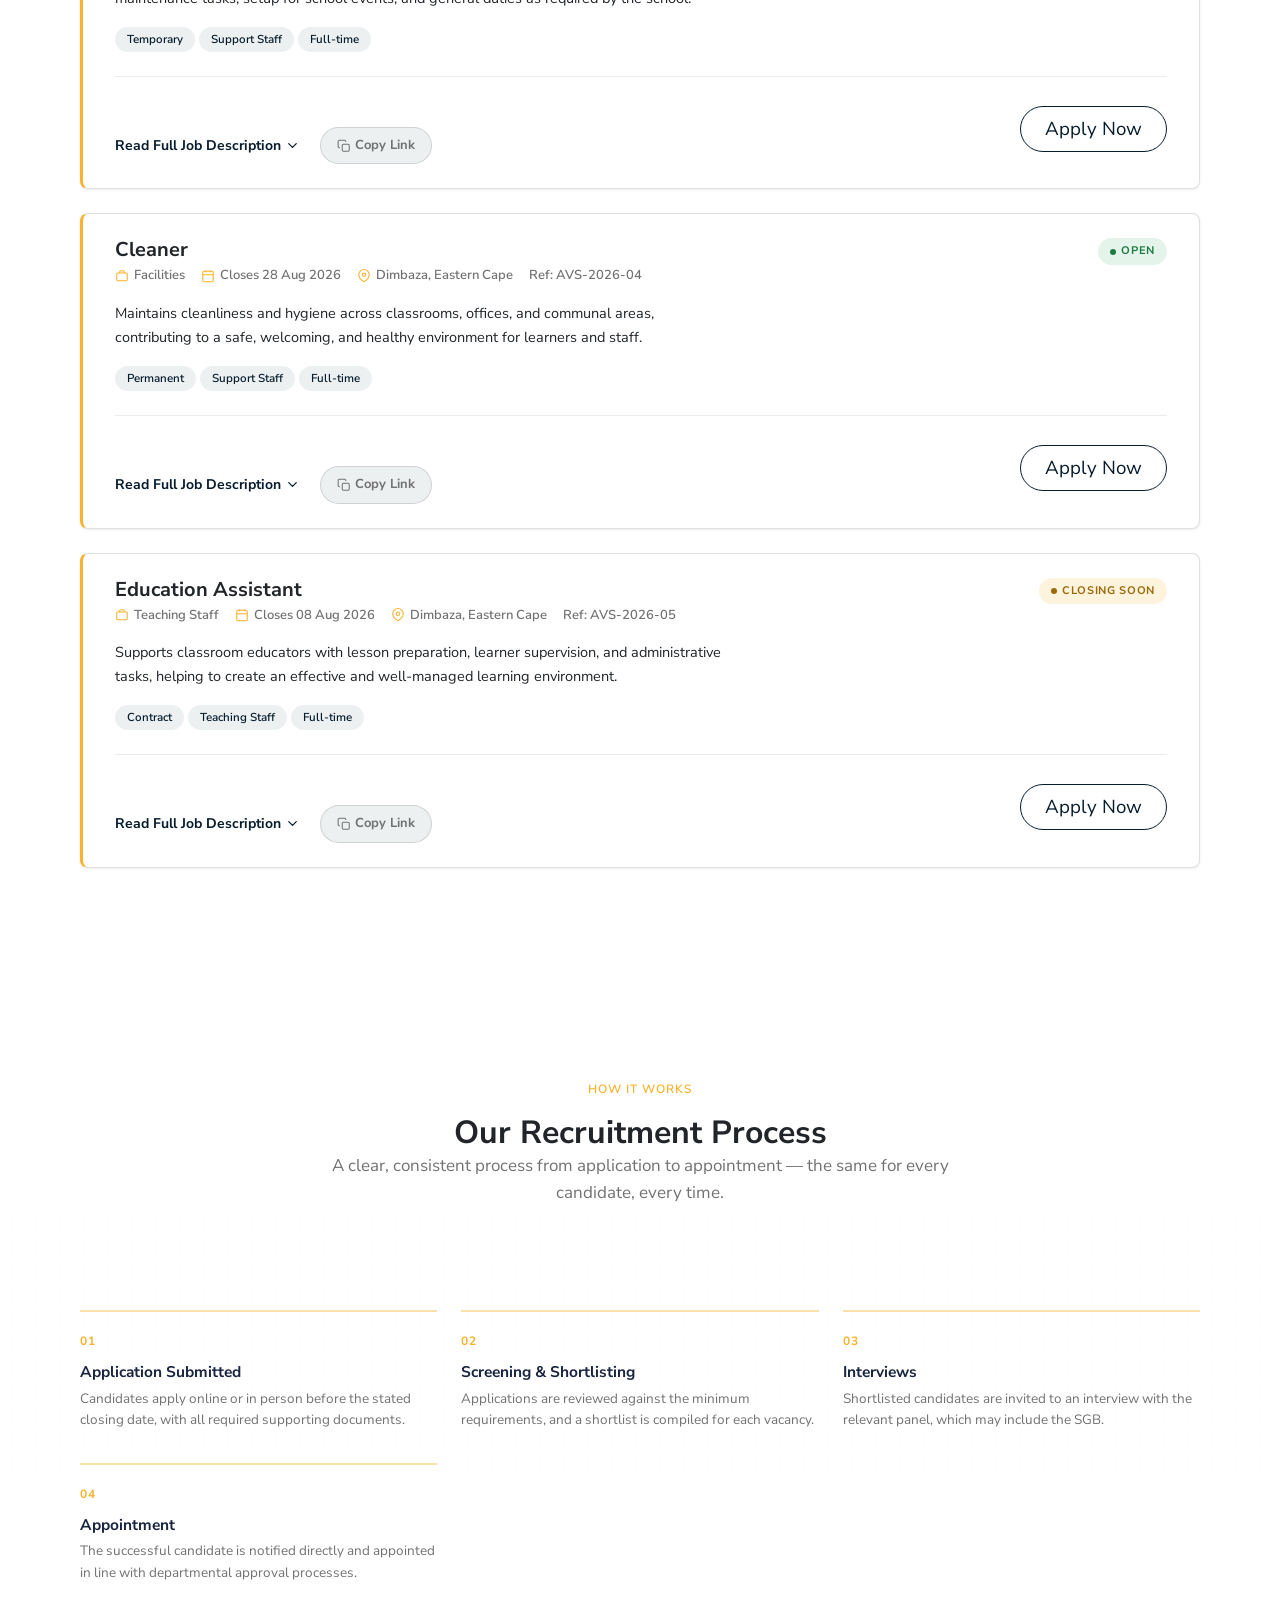
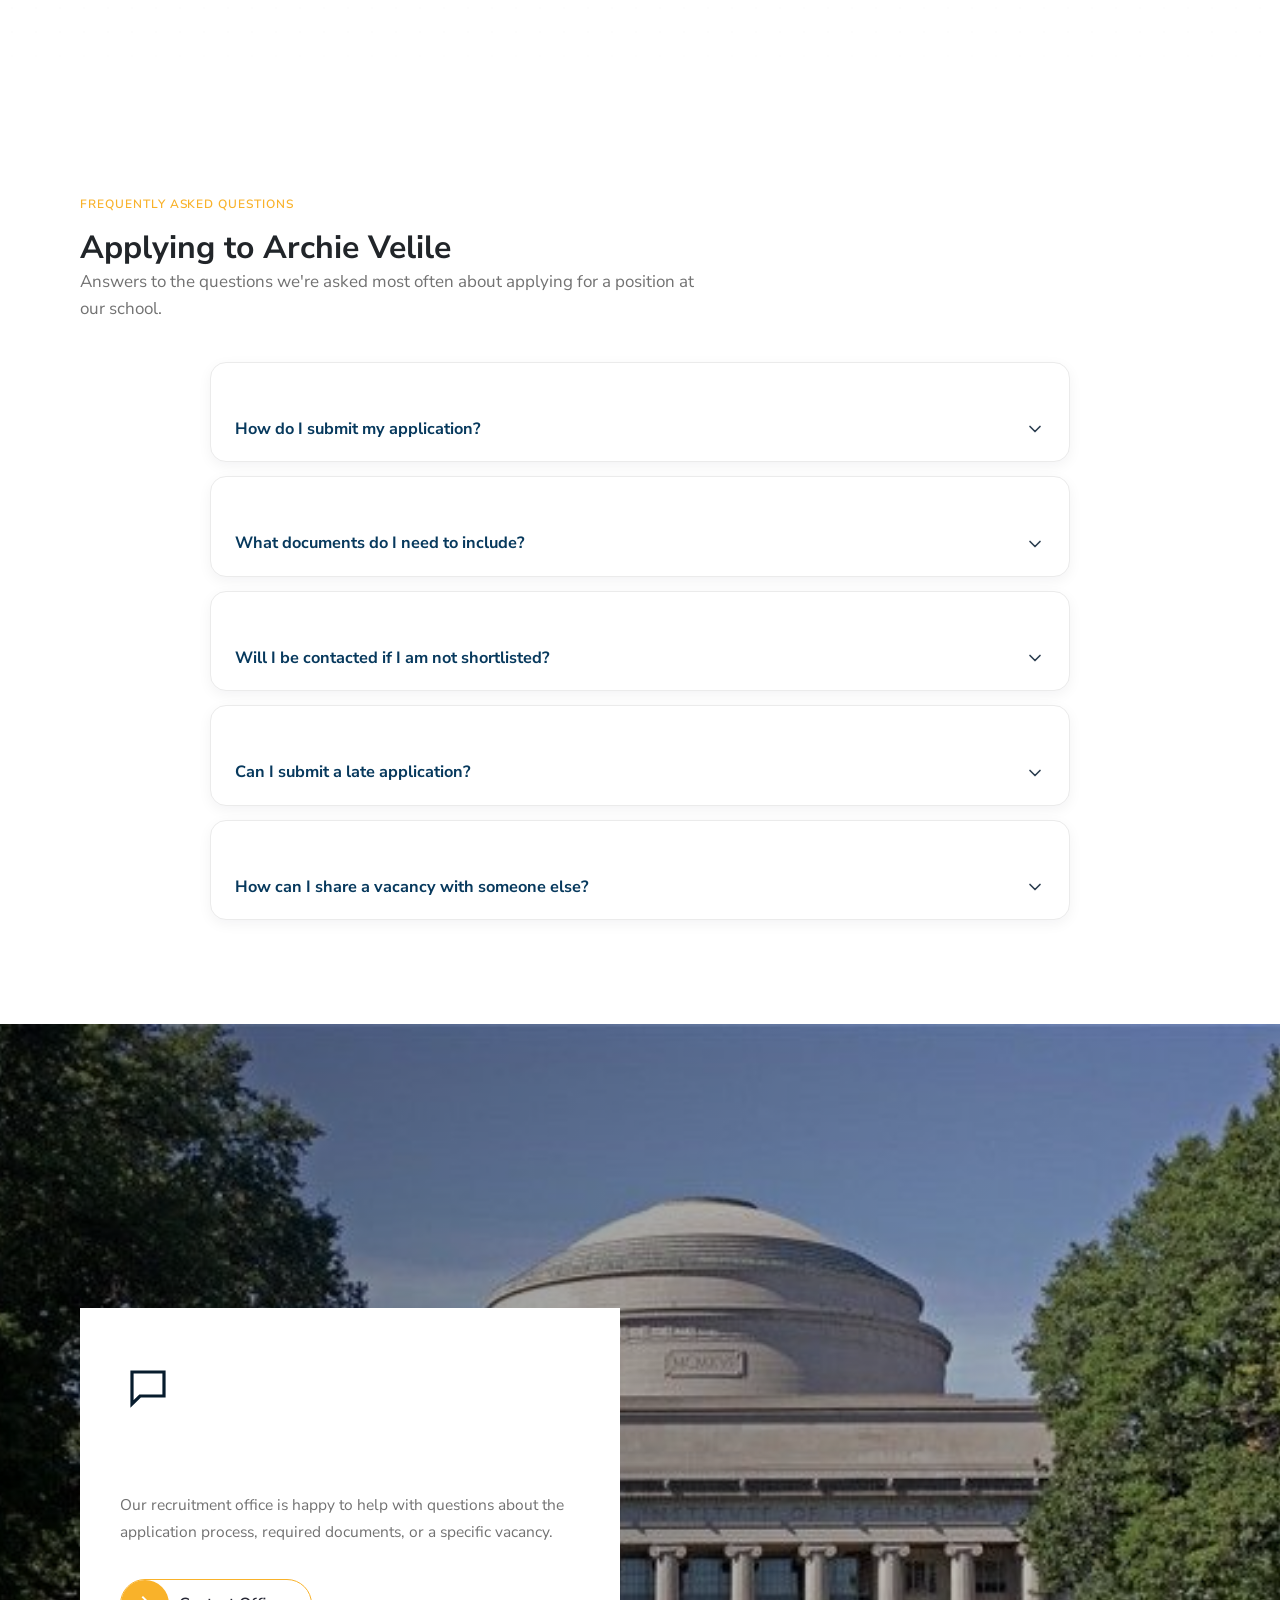
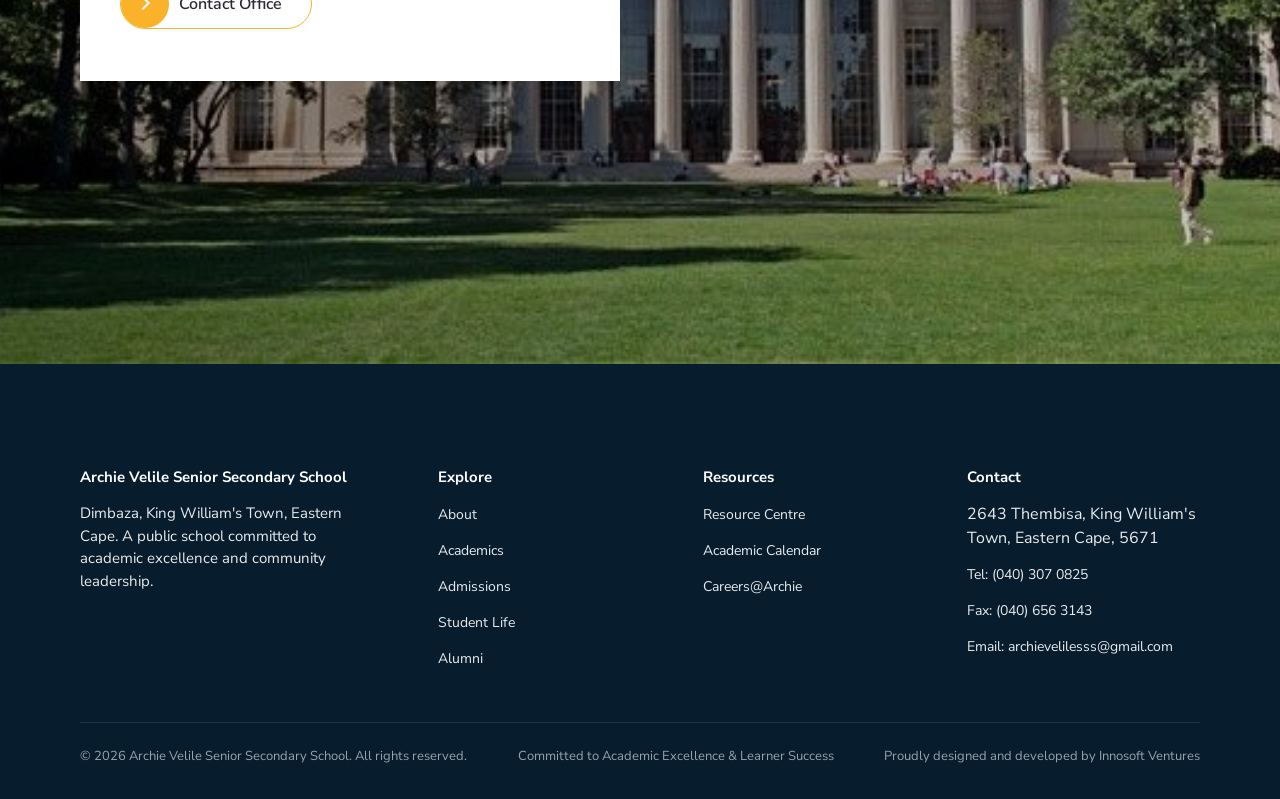
<file: HTML/vacancies.html>
<!DOCTYPE html>
<html lang="en">
<head>
<meta charset="UTF-8">
<meta name="viewport" content="width=device-width, initial-scale=1.0">
<title>Vacancies | Archie Velile Senior Secondary School</title>
<meta name="description" content="Current employment opportunities, recruitment process, and how to apply at Archie Velile Senior Secondary School.">
<link href="https://fonts.googleapis.com/css?family=Nunito+Sans:200,300,400,600,700&display=swap" rel="stylesheet">
<link rel="stylesheet" href="../CSS/style.css">

<!-- Minimal, scoped additions for the FAQ accordion and vacancy detail expand/collapse animation.
     Reuses the site's existing colour, radius, shadow and spacing tokens rather than
     introducing a new visual language — no accordion component exists elsewhere on the site. -->
<style>
  .vacancy-detail {
    max-height: 0;
    overflow: hidden;
    transition: max-height 0.4s ease;
  }
  .vacancy-detail.is-open { max-height: 2000px; }
  .vacancy-toggle-btn svg { transition: transform 0.25s ease; }
  .vacancy-toggle-btn[aria-expanded="true"] svg { transform: rotate(180deg); }
  .vacancy-copy-toast { opacity: 0; pointer-events: none; transition: opacity 0.2s ease; }
  .vacancy-copy-btn.is-copied .vacancy-copy-toast { opacity: 1; }
  .vacancy-card[data-hidden="true"] { display: none; }

  .faq-accordion { display: flex; flex-direction: column; gap: 14px; max-width: 860px; margin: 0 auto; }
  .faq-item {
    background: #fff;
    border: 1px solid var(--gray-pale, #e2e5ea);
    border-radius: var(--radius-lg, 16px);
    box-shadow: var(--shadow-sm, 0 4px 14px rgba(15,23,42,0.05));
    overflow: hidden;
  }
  .faq-question {
    width: 100%;
    display: flex;
    align-items: center;
    justify-content: space-between;
    gap: 16px;
    background: none;
    border: none;
    cursor: pointer;
    padding: 20px 24px;
    font-family: inherit;
    font-size: 1.02rem;
    font-weight: 700;
    color: var(--navy-institutional, #1a2540);
    text-align: left;
  }
  .faq-question svg { flex-shrink: 0; transition: transform 0.25s ease; color: var(--slate, #64748b); }
  .faq-question[aria-expanded="true"] svg { transform: rotate(180deg); }
  .faq-answer { max-height: 0; overflow: hidden; transition: max-height 0.35s ease; }
  .faq-answer.is-open { max-height: 400px; }
  .faq-answer p { padding: 0 24px 22px; color: var(--slate, #64748b); }

  .vacancy-featured-badge {
    display: inline-flex;
    align-items: center;
    gap: 6px;
    background: var(--gold, #c9a227);
    color: #1a2540;
    font-size: 0.75rem;
    font-weight: 800;
    letter-spacing: 0.04em;
    text-transform: uppercase;
    padding: 6px 14px;
    border-radius: 999px;
    margin-bottom: 14px;
  }
</style>
</head>
<body data-page="vacancies">
<a class="skip-link" href="#main">Skip to main content</a>

<div class="utility-bar">
  <div class="container">
    <div class="contact-line">
      <svg viewBox="0 0 24 24" fill="none" stroke="currentColor" stroke-width="2" stroke-linecap="round" stroke-linejoin="round" aria-hidden="true" focusable="false"><path d="M21 10c0 6.5-9 12-9 12s-9-5.5-9-12a9 9 0 1 1 18 0Z"/><circle cx="12" cy="10" r="3"/></svg>
      <span>2643 Thembisa, King William's Town, Eastern Cape · (040) 307 0825</span>
    </div>
    <div class="utility-links">
      <a href="resources.html">Resource Centre</a>
      <a href="vacancies.html" aria-current="page">Careers@Archie</a>
      <a href="alumni.html">Alumni</a>
    </div>
  </div>
</div>

<header class="site-header">
  <div class="container">
    <a href="../index.html" class="brand" aria-label="Archie Velile Senior Secondary School — Home">
      <img
        src="../img/School-logo1.png"
        alt="Archie Velile Senior Secondary School logo"
        class="brand-logo"
        width="180"
        height="44"
      >
      <span class="brand-name">Archie Velile SSS<span>Dimbaza · Eastern Cape</span></span>
    </a>
    <nav class="main-nav" id="main-nav" aria-label="Primary">
      <a href="../index.html" data-nav="home">Home</a>
      <a href="../HTML/about.html" data-nav="about">About</a>
      <a href="../HTML/academics.html" data-nav="academics">Academics</a>
      <a href="../HTML/admissions.html" data-nav="admissions">Admissions</a>
      <a href="../HTML/student-life.html" data-nav="student-life">Life @ Archie</a>
      <a href="../HTML/alumni.html" data-nav="alumni">Alumni</a>
      <a href="../HTML/news.html" data-nav="news">News</a>
      <a href="../HTML/calendar.html" data-nav="calendar">Calendar</a>
      <a href="../HTML/contact.html" data-nav="contact">Contact</a>
      <a href="./online-application.html" class="btn btn-primary nav-apply">Apply</a>
    </nav>
    <button class="nav-toggle" aria-expanded="false" aria-controls="main-nav" aria-label="Toggle navigation menu">
      <span class="bar"></span>
    </button>
  </div>
</header>

<main id="main">

  <!-- ============ HERO ============ -->
  <section class="page-hero">
    <div class="page-hero-triangle" aria-hidden="true"></div>
    <div class="container">
      <p class="breadcrumb"><a href="../index.html">Home</a> / Vacancies</p>
      <span class="eyebrow">Employment Opportunities</span>
      <h1 style="color: #fff;">Build Your Career at Archie Velile</h1>
      <p class="lede" style="color: var(--gray-pale); margin-top: 20px;">Archie Velile Senior Secondary School welcomes skilled, committed professionals who share our dedication to quality public education. Every vacancy is advertised and filled through a transparent, fair, and professional recruitment process, in line with Department of Basic Education requirements.</p>
    </div>
  </section>

  <!-- RECRUITMENT PRINCIPLES -->
  <section class="standards-section">
    <div class="container">
      <div class="standards-grid">
        <div class="standards-intro reveal">
          <span class="eyebrow">Our Recruitment Principles</span>
          <h2>A Fair, Transparent Process — Every Time</h2>
          <p class="standards-copy" style="margin-bottom: 30px;">We hold every recruitment process to the same standard of fairness and transparency that governs our classrooms. Applicants can trust that every vacancy at Archie Velile Senior Secondary School is filled on merit, in line with the principles below.</p>

          <article class="standards-card reveal" style="--i:0;">
            <span class="standards-logo" aria-hidden="true">
              <svg viewBox="0 0 24 24" fill="none" stroke="currentColor" stroke-width="1.6" width="28" height="28"><path d="M4 12l5 5L20 6"/></svg>
            </span>
            <div class="standards-card-body">
              <span class="standards-card-tag">Merit-Based</span>
              <h5>Fair &amp; Equal Opportunity</h5>
              <p>Every application is assessed fairly and consistently. Archie Velile Senior Secondary School is an equal opportunity employer and welcomes applications from all suitably qualified candidates.</p>
            </div>
          </article>
        </div>

        <div class="standards-showcase stagger">
          <article class="standards-card reveal" style="--i:1;">
            <span class="standards-logo" aria-hidden="true">
              <svg viewBox="0 0 24 24" fill="none" stroke="currentColor" stroke-width="1.6" width="28" height="28"><circle cx="9" cy="8" r="3"/><path d="M2 20c0-3.5 3-6 7-6s7 2.5 7 6"/><circle cx="18" cy="8" r="2"/></svg>
            </span>
            <div class="standards-card-body">
              <span class="standards-card-tag">Shortlisting</span>
              <h5>Only Shortlisted Applicants Contacted</h5>
              <p>Given the volume of applications received, only candidates selected for shortlisting will be contacted. If you have not heard from us within four weeks of the closing date, please consider your application unsuccessful.</p>
            </div>
          </article>

          <article class="standards-card reveal" style="--i:2;">
            <span class="standards-logo" aria-hidden="true">
              <svg viewBox="0 0 24 24" fill="none" stroke="currentColor" stroke-width="1.6" width="28" height="28"><rect x="3" y="4" width="18" height="18" rx="2"/><path d="M16 2v4M8 2v4M3 10h18"/></svg>
            </span>
            <div class="standards-card-body">
              <span class="standards-card-tag">Deadlines</span>
              <h5>Closing Dates Are Strictly Observed</h5>
              <p>Late, incomplete, or emailed applications submitted after the stated closing date and time will not be considered, in keeping with our commitment to a fair process for all applicants.</p>
            </div>
          </article>

          <article class="standards-card reveal" style="--i:1;">
            <span class="standards-logo" aria-hidden="true">
              <svg viewBox="0 0 24 24" fill="none" stroke="currentColor" stroke-width="1.6" width="28" height="28"><path d="M21 10c0 6.5-9 12-9 12s-9-5.5-9-12a9 9 0 1 1 18 0Z"/><circle cx="12" cy="10" r="3"/></svg>
            </span>
            <div class="standards-card-body">
              <span class="standards-card-tag">Compliance</span>
              <h5>Aligned With DBE &amp; SGB Requirements</h5>
              <p>All recruitment is conducted in accordance with the requirements of the Department of Basic Education, the Eastern Cape Department of Education, and our School Governing Body.</p>
            </div>
          </article>
        </div>
      </div>
    </div>
  </section>

  <!-- CURRENT VACANCIES -->
  <section class="vacancies-section" id="vacancies">
    <div class="vacancies-pattern" aria-hidden="true"></div>
    <div class="container">

      <div class="vacancies-head reveal">
        <span class="eyebrow">Current Opportunities</span>
        <h2>Current Vacancies</h2>
        <p class="lede">Explore our current employment opportunities below. Use the search and filters to find a role suited to your skills and experience, then read the full job description before applying.</p>
      </div>

      <!-- Featured Vacancy -->
      <article class="leadership-featured reveal" aria-labelledby="featured-vacancy-title" style="margin-bottom: var(--space-3xl);">
        <div class="leadership-featured-portrait-wrap">
          <div class="leadership-featured-portrait" style="display:flex; align-items:center; justify-content:center; background: var(--gray-mist, #f7f8fa);">
            <svg viewBox="0 0 24 24" fill="none" stroke="currentColor" stroke-width="1.4" width="72" height="72" style="color: var(--navy-institutional, #1a2540);"><rect x="3" y="7" width="18" height="13" rx="1.5"/><path d="M8 7V5a2 2 0 0 1 2-2h4a2 2 0 0 1 2 2v2"/></svg>
          </div>
          <div class="leadership-featured-caption">
            <span class="leadership-featured-caption-role">Closing Soon</span>
          </div>
        </div>
        <div class="leadership-featured-body">
          <span class="vacancy-featured-badge">Featured Vacancy</span>
          <span class="leadership-kicker">Administration · Ref: AVS-2026-02</span>
          <h3 id="featured-vacancy-title">Administrative Clerk</h3>
          <p class="leadership-principal-role">Permanent &middot; Dimbaza, Eastern Cape &middot; Closes 05 August 2026</p>
          <p class="leadership-featured-bio">We are seeking a reliable, detail-oriented Administrative Clerk to support the school office — maintaining learner records, managing correspondence, and providing a warm first point of contact for parents and visitors. This is a permanent, full-time position closing soon.</p>
          <div class="button-wrapper left" style="margin-top: 10px;">
            <button class="learn-more">
              <span class="circle" aria-hidden="true"><span class="icon arrow"></span></span>
              <a href="#vacancy-AVS-2026-02" class="button-text">Full Vacancy</a>
            </button>
          </div>
        </div>
      </article>

      <!-- Search & filter toolbar -->
      <div class="vacancies-toolbar reveal-scale">
        <div class="vacancies-search">
          <svg viewBox="0 0 24 24" fill="none" stroke="currentColor" stroke-width="2" aria-hidden="true"><circle cx="11" cy="11" r="7"/><path d="m21 21-4.3-4.3"/></svg>
          <label for="vacancy-search-input" class="sr-only">Search vacancies</label>
          <input type="text" id="vacancy-search-input" placeholder="Search by job title or keyword..." aria-label="Search vacancies by keyword">
        </div>
        <div class="vacancies-select-group">
          <select class="vacancies-select" id="vacancy-filter-department" aria-label="Filter by department">
            <option value="all">All Departments</option>
            <option value="support">Support Staff</option>
            <option value="teaching">Teaching Staff</option>
            <option value="admin">Administration</option>
            <option value="facilities">Facilities</option>
          </select>
          <select class="vacancies-select" id="vacancy-filter-type" aria-label="Filter by employment type">
            <option value="all">All Employment Types</option>
            <option value="permanent">Permanent</option>
            <option value="contract">Contract</option>
            <option value="temporary">Temporary</option>
          </select>
          <select class="vacancies-select" id="vacancy-filter-status" aria-label="Filter by vacancy status">
            <option value="all">All Statuses</option>
            <option value="open">Open</option>
            <option value="soon">Closing Soon</option>
            <option value="closed">Closed</option>
          </select>
        </div>
        <span class="vacancies-count" id="vacancy-count">5 vacancies</span>
      </div>

      <!-- Vacancy list -->
      <div class="vacancies-list stagger" id="vacancy-list">

        <!-- Vacancy: Food Handler -->
        <article class="vacancy-card reveal" id="vacancy-AVS-2026-01" data-title="food handler" data-department="support" data-type="contract" data-status="open" data-ref="AVS-2026-01" style="--i:0;">
          <div class="vacancy-top">
            <div class="vacancy-title-group">
              <h3>Food Handler</h3>
              <div class="vacancy-meta-line">
                <span><svg viewBox="0 0 24 24" fill="none" stroke="currentColor" stroke-width="1.8"><rect x="3" y="7" width="18" height="13" rx="1.5"/><path d="M8 7V5a2 2 0 0 1 2-2h4a2 2 0 0 1 2 2v2"/></svg>Support Staff</span>
                <span><svg viewBox="0 0 24 24" fill="none" stroke="currentColor" stroke-width="1.8"><rect x="3" y="4" width="18" height="18" rx="2"/><path d="M16 2v4M8 2v4M3 10h18"/></svg>Closes 14 Aug 2026</span>
                <span><svg viewBox="0 0 24 24" fill="none" stroke="currentColor" stroke-width="1.8"><path d="M21 10c0 6.5-9 12-9 12s-9-5.5-9-12a9 9 0 1 1 18 0Z"/><circle cx="12" cy="10" r="3"/></svg>Dimbaza, Eastern Cape</span>
                <span>Ref: AVS-2026-01</span>
              </div>
            </div>
            <span class="vacancy-status is-open"><span class="dot"></span>Open</span>
          </div>

          <p class="vacancy-summary">Responsible for the preparation and serving of nutritious meals for learners under the National School Nutrition Programme, maintaining high standards of hygiene and food safety in the school kitchen.</p>

          <div class="vacancy-chips">
            <span>Contract</span>
            <span>Support Staff</span>
            <span>Immediate Start</span>
          </div>

          <div class="vacancy-actions">
            <button class="vacancy-toggle-btn" aria-expanded="false">
              Read Full Job Description
              <svg viewBox="0 0 24 24" fill="none" stroke="currentColor" stroke-width="2" stroke-linecap="round" stroke-linejoin="round"><path d="m6 9 6 6 6-6"/></svg>
            </button>
            <button class="vacancy-copy-btn" type="button">
              <svg viewBox="0 0 24 24" fill="none" stroke="currentColor" stroke-width="1.8"><rect x="9" y="9" width="12" height="12" rx="2"/><path d="M5 15H4a2 2 0 0 1-2-2V4a2 2 0 0 1 2-2h9a2 2 0 0 1 2 2v1"/></svg>
              Copy Link
              <span class="vacancy-copy-toast" role="status">Vacancy link copied successfully</span>
            </button>
            <div class="vacancy-apply-btn">
              <a href="./online-application.html" class="btn btn-discover">Apply Now</a>
            </div>
          </div>

          <div class="vacancy-detail">
            <div class="vacancy-detail-inner">
              <div class="vacancy-detail-content">
                <div class="vacancy-detail-block full-width">
                  <h5>Job Purpose</h5>
                  <p>To prepare and serve wholesome, hygienic meals to learners daily as part of the school's Nutrition Programme, supporting learner wellbeing and readiness to learn.</p>
                </div>
                <div class="vacancy-detail-block">
                  <h5>Key Responsibilities</h5>
                  <ul>
                    <li>Prepare and cook meals according to the daily menu</li>
                    <li>Maintain hygiene and food safety standards</li>
                    <li>Manage stock and kitchen supplies</li>
                    <li>Clean and maintain kitchen equipment</li>
                  </ul>
                </div>
                <div class="vacancy-detail-block">
                  <h5>Minimum Requirements</h5>
                  <ul>
                    <li>Grade 10 or equivalent</li>
                    <li>Basic food handling certificate advantageous</li>
                    <li>Prior kitchen experience preferred</li>
                  </ul>
                </div>
                <div class="vacancy-detail-block">
                  <h5>Skills &amp; Competencies</h5>
                  <p>Punctuality, hygiene awareness, teamwork, and the ability to work efficiently under time pressure during meal service periods.</p>
                </div>
                <div class="vacancy-detail-block">
                  <h5>Working Hours</h5>
                  <p>Monday to Friday, 07:00–14:00, aligned with the school's meal service schedule.</p>
                </div>
                <div class="vacancy-detail-block full-width">
                  <h5>Supporting Documents Required</h5>
                  <p>Certified ID copy, CV, highest qualification certificate, and two contactable references.</p>
                </div>
              </div>
            </div>
          </div>
        </article>

        <!-- Vacancy: Administrative Clerk -->
        <article class="vacancy-card reveal" id="vacancy-AVS-2026-02" data-title="administrative clerk" data-department="admin" data-type="permanent" data-status="soon" data-ref="AVS-2026-02" style="--i:1;">
          <div class="vacancy-top">
            <div class="vacancy-title-group">
              <h3>Administrative Clerk</h3>
              <div class="vacancy-meta-line">
                <span><svg viewBox="0 0 24 24" fill="none" stroke="currentColor" stroke-width="1.8"><rect x="3" y="7" width="18" height="13" rx="1.5"/><path d="M8 7V5a2 2 0 0 1 2-2h4a2 2 0 0 1 2 2v2"/></svg>Administration</span>
                <span><svg viewBox="0 0 24 24" fill="none" stroke="currentColor" stroke-width="1.8"><rect x="3" y="4" width="18" height="18" rx="2"/><path d="M16 2v4M8 2v4M3 10h18"/></svg>Closes 05 Aug 2026</span>
                <span><svg viewBox="0 0 24 24" fill="none" stroke="currentColor" stroke-width="1.8"><path d="M21 10c0 6.5-9 12-9 12s-9-5.5-9-12a9 9 0 1 1 18 0Z"/><circle cx="12" cy="10" r="3"/></svg>Dimbaza, Eastern Cape</span>
                <span>Ref: AVS-2026-02</span>
              </div>
            </div>
            <span class="vacancy-status is-soon"><span class="dot"></span>Closing Soon</span>
          </div>

          <p class="vacancy-summary">Provides administrative and clerical support to the school office, including learner records, correspondence, filing, and reception duties, ensuring the smooth daily operation of the front office.</p>

          <div class="vacancy-chips">
            <span>Permanent</span>
            <span>Support Staff</span>
            <span>Full-time</span>
          </div>

          <div class="vacancy-actions">
            <button class="vacancy-toggle-btn" aria-expanded="false">
              Read Full Job Description
              <svg viewBox="0 0 24 24" fill="none" stroke="currentColor" stroke-width="2" stroke-linecap="round" stroke-linejoin="round"><path d="m6 9 6 6 6-6"/></svg>
            </button>
            <button class="vacancy-copy-btn" type="button">
              <svg viewBox="0 0 24 24" fill="none" stroke="currentColor" stroke-width="1.8"><rect x="9" y="9" width="12" height="12" rx="2"/><path d="M5 15H4a2 2 0 0 1-2-2V4a2 2 0 0 1 2-2h9a2 2 0 0 1 2 2v1"/></svg>
              Copy Link
              <span class="vacancy-copy-toast" role="status">Vacancy link copied successfully</span>
            </button>
            <div class="vacancy-apply-btn">
              <a href="./online-application.html" class="btn btn-discover">Apply Now</a>
            </div>
          </div>

          <div class="vacancy-detail">
            <div class="vacancy-detail-inner">
              <div class="vacancy-detail-content">
                <div class="vacancy-detail-block full-width">
                  <h5>Job Purpose</h5>
                  <p>To provide efficient administrative support to the school office, ensuring accurate record-keeping and a welcoming first point of contact for parents and visitors.</p>
                </div>
                <div class="vacancy-detail-block">
                  <h5>Key Responsibilities</h5>
                  <ul>
                    <li>Maintain learner and staff records</li>
                    <li>Handle correspondence and filing</li>
                    <li>Reception and telephone duties</li>
                    <li>Assist with admissions administration</li>
                  </ul>
                </div>
                <div class="vacancy-detail-block">
                  <h5>Minimum Requirements</h5>
                  <ul>
                    <li>Grade 12 / NSC certificate</li>
                    <li>Office administration qualification advantageous</li>
                    <li>Proficiency in MS Office</li>
                  </ul>
                </div>
                <div class="vacancy-detail-block">
                  <h5>Preferred Experience</h5>
                  <p>At least one year of administrative experience, preferably within a school or public sector environment.</p>
                </div>
                <div class="vacancy-detail-block">
                  <h5>Working Hours</h5>
                  <p>Monday to Friday, 07:30–15:30.</p>
                </div>
                <div class="vacancy-detail-block full-width">
                  <h5>Supporting Documents Required</h5>
                  <p>Certified ID copy, CV, certified copies of qualifications, and two contactable references.</p>
                </div>
              </div>
            </div>
          </div>
        </article>

        <!-- Vacancy: General Assistant -->
        <article class="vacancy-card reveal" id="vacancy-AVS-2026-03" data-title="general assistant" data-department="facilities" data-type="temporary" data-status="open" data-ref="AVS-2026-03" style="--i:2;">
          <div class="vacancy-top">
            <div class="vacancy-title-group">
              <h3>General Assistant</h3>
              <div class="vacancy-meta-line">
                <span><svg viewBox="0 0 24 24" fill="none" stroke="currentColor" stroke-width="1.8"><rect x="3" y="7" width="18" height="13" rx="1.5"/><path d="M8 7V5a2 2 0 0 1 2-2h4a2 2 0 0 1 2 2v2"/></svg>Facilities</span>
                <span><svg viewBox="0 0 24 24" fill="none" stroke="currentColor" stroke-width="1.8"><rect x="3" y="4" width="18" height="18" rx="2"/><path d="M16 2v4M8 2v4M3 10h18"/></svg>Closes 20 Aug 2026</span>
                <span><svg viewBox="0 0 24 24" fill="none" stroke="currentColor" stroke-width="1.8"><path d="M21 10c0 6.5-9 12-9 12s-9-5.5-9-12a9 9 0 1 1 18 0Z"/><circle cx="12" cy="10" r="3"/></svg>Dimbaza, Eastern Cape</span>
                <span>Ref: AVS-2026-03</span>
              </div>
            </div>
            <span class="vacancy-status is-open"><span class="dot"></span>Open</span>
          </div>

          <p class="vacancy-summary">Supports the general upkeep of school grounds, buildings, and facilities, assisting with maintenance tasks, setup for school events, and general duties as required by the school.</p>

          <div class="vacancy-chips">
            <span>Temporary</span>
            <span>Support Staff</span>
            <span>Full-time</span>
          </div>

          <div class="vacancy-actions">
            <button class="vacancy-toggle-btn" aria-expanded="false">
              Read Full Job Description
              <svg viewBox="0 0 24 24" fill="none" stroke="currentColor" stroke-width="2" stroke-linecap="round" stroke-linejoin="round"><path d="m6 9 6 6 6-6"/></svg>
            </button>
            <button class="vacancy-copy-btn" type="button">
              <svg viewBox="0 0 24 24" fill="none" stroke="currentColor" stroke-width="1.8"><rect x="9" y="9" width="12" height="12" rx="2"/><path d="M5 15H4a2 2 0 0 1-2-2V4a2 2 0 0 1 2-2h9a2 2 0 0 1 2 2v1"/></svg>
              Copy Link
              <span class="vacancy-copy-toast" role="status">Vacancy link copied successfully</span>
            </button>
            <div class="vacancy-apply-btn">
              <a href="./online-application.html" class="btn btn-discover">Apply Now</a>
            </div>
          </div>

          <div class="vacancy-detail">
            <div class="vacancy-detail-inner">
              <div class="vacancy-detail-content">
                <div class="vacancy-detail-block full-width">
                  <h5>Job Purpose</h5>
                  <p>To assist with the general maintenance and upkeep of school buildings, grounds, and equipment, contributing to a safe and well-maintained learning environment.</p>
                </div>
                <div class="vacancy-detail-block">
                  <h5>Key Responsibilities</h5>
                  <ul>
                    <li>Grounds and building maintenance</li>
                    <li>Assist with setup for school events</li>
                    <li>Minor repairs and general duties</li>
                    <li>Support facilities staff as required</li>
                  </ul>
                </div>
                <div class="vacancy-detail-block">
                  <h5>Minimum Requirements</h5>
                  <ul>
                    <li>Grade 9 or equivalent</li>
                    <li>Basic maintenance experience advantageous</li>
                  </ul>
                </div>
                <div class="vacancy-detail-block">
                  <h5>Skills &amp; Competencies</h5>
                  <p>Reliability, physical fitness for manual tasks, and the ability to follow instructions and work well within a team.</p>
                </div>
                <div class="vacancy-detail-block">
                  <h5>Working Hours</h5>
                  <p>Monday to Friday, 07:00–15:00.</p>
                </div>
                <div class="vacancy-detail-block full-width">
                  <h5>Supporting Documents Required</h5>
                  <p>Certified ID copy, CV, and two contactable references.</p>
                </div>
              </div>
            </div>
          </div>
        </article>

        <!-- Vacancy: Cleaner -->
        <article class="vacancy-card reveal" id="vacancy-AVS-2026-04" data-title="cleaner" data-department="facilities" data-type="permanent" data-status="open" data-ref="AVS-2026-04" style="--i:3;">
          <div class="vacancy-top">
            <div class="vacancy-title-group">
              <h3>Cleaner</h3>
              <div class="vacancy-meta-line">
                <span><svg viewBox="0 0 24 24" fill="none" stroke="currentColor" stroke-width="1.8"><rect x="3" y="7" width="18" height="13" rx="1.5"/><path d="M8 7V5a2 2 0 0 1 2-2h4a2 2 0 0 1 2 2v2"/></svg>Facilities</span>
                <span><svg viewBox="0 0 24 24" fill="none" stroke="currentColor" stroke-width="1.8"><rect x="3" y="4" width="18" height="18" rx="2"/><path d="M16 2v4M8 2v4M3 10h18"/></svg>Closes 28 Aug 2026</span>
                <span><svg viewBox="0 0 24 24" fill="none" stroke="currentColor" stroke-width="1.8"><path d="M21 10c0 6.5-9 12-9 12s-9-5.5-9-12a9 9 0 1 1 18 0Z"/><circle cx="12" cy="10" r="3"/></svg>Dimbaza, Eastern Cape</span>
                <span>Ref: AVS-2026-04</span>
              </div>
            </div>
            <span class="vacancy-status is-open"><span class="dot"></span>Open</span>
          </div>

          <p class="vacancy-summary">Maintains cleanliness and hygiene across classrooms, offices, and communal areas, contributing to a safe, welcoming, and healthy environment for learners and staff.</p>

          <div class="vacancy-chips">
            <span>Permanent</span>
            <span>Support Staff</span>
            <span>Full-time</span>
          </div>

          <div class="vacancy-actions">
            <button class="vacancy-toggle-btn" aria-expanded="false">
              Read Full Job Description
              <svg viewBox="0 0 24 24" fill="none" stroke="currentColor" stroke-width="2" stroke-linecap="round" stroke-linejoin="round"><path d="m6 9 6 6 6-6"/></svg>
            </button>
            <button class="vacancy-copy-btn" type="button">
              <svg viewBox="0 0 24 24" fill="none" stroke="currentColor" stroke-width="1.8"><rect x="9" y="9" width="12" height="12" rx="2"/><path d="M5 15H4a2 2 0 0 1-2-2V4a2 2 0 0 1 2-2h9a2 2 0 0 1 2 2v1"/></svg>
              Copy Link
              <span class="vacancy-copy-toast" role="status">Vacancy link copied successfully</span>
            </button>
            <div class="vacancy-apply-btn">
              <a href="./online-application.html" class="btn btn-discover">Apply Now</a>
            </div>
          </div>

          <div class="vacancy-detail">
            <div class="vacancy-detail-inner">
              <div class="vacancy-detail-content">
                <div class="vacancy-detail-block full-width">
                  <h5>Job Purpose</h5>
                  <p>To maintain a clean, hygienic, and healthy school environment across classrooms, offices, ablutions, and shared spaces.</p>
                </div>
                <div class="vacancy-detail-block">
                  <h5>Key Responsibilities</h5>
                  <ul>
                    <li>Daily cleaning of classrooms and offices</li>
                    <li>Maintain ablution facilities</li>
                    <li>Manage cleaning stock and equipment</li>
                    <li>Report maintenance concerns</li>
                  </ul>
                </div>
                <div class="vacancy-detail-block">
                  <h5>Minimum Requirements</h5>
                  <ul>
                    <li>Grade 9 or equivalent</li>
                    <li>Prior cleaning experience advantageous</li>
                  </ul>
                </div>
                <div class="vacancy-detail-block">
                  <h5>Skills &amp; Competencies</h5>
                  <p>Attention to detail, reliability, and the ability to work independently and as part of a team.</p>
                </div>
                <div class="vacancy-detail-block">
                  <h5>Working Hours</h5>
                  <p>Monday to Friday, 06:30–14:30.</p>
                </div>
                <div class="vacancy-detail-block full-width">
                  <h5>Supporting Documents Required</h5>
                  <p>Certified ID copy, CV, and two contactable references.</p>
                </div>
              </div>
            </div>
          </div>
        </article>

        <!-- Vacancy: Education Assistant -->
        <article class="vacancy-card reveal" id="vacancy-AVS-2026-05" data-title="education assistant" data-department="teaching" data-type="contract" data-status="soon" data-ref="AVS-2026-05" style="--i:4;">
          <div class="vacancy-top">
            <div class="vacancy-title-group">
              <h3>Education Assistant</h3>
              <div class="vacancy-meta-line">
                <span><svg viewBox="0 0 24 24" fill="none" stroke="currentColor" stroke-width="1.8"><rect x="3" y="7" width="18" height="13" rx="1.5"/><path d="M8 7V5a2 2 0 0 1 2-2h4a2 2 0 0 1 2 2v2"/></svg>Teaching Staff</span>
                <span><svg viewBox="0 0 24 24" fill="none" stroke="currentColor" stroke-width="1.8"><rect x="3" y="4" width="18" height="18" rx="2"/><path d="M16 2v4M8 2v4M3 10h18"/></svg>Closes 08 Aug 2026</span>
                <span><svg viewBox="0 0 24 24" fill="none" stroke="currentColor" stroke-width="1.8"><path d="M21 10c0 6.5-9 12-9 12s-9-5.5-9-12a9 9 0 1 1 18 0Z"/><circle cx="12" cy="10" r="3"/></svg>Dimbaza, Eastern Cape</span>
                <span>Ref: AVS-2026-05</span>
              </div>
            </div>
            <span class="vacancy-status is-soon"><span class="dot"></span>Closing Soon</span>
          </div>

          <p class="vacancy-summary">Supports classroom educators with lesson preparation, learner supervision, and administrative tasks, helping to create an effective and well-managed learning environment.</p>

          <div class="vacancy-chips">
            <span>Contract</span>
            <span>Teaching Staff</span>
            <span>Full-time</span>
          </div>

          <div class="vacancy-actions">
            <button class="vacancy-toggle-btn" aria-expanded="false">
              Read Full Job Description
              <svg viewBox="0 0 24 24" fill="none" stroke="currentColor" stroke-width="2" stroke-linecap="round" stroke-linejoin="round"><path d="m6 9 6 6 6-6"/></svg>
            </button>
            <button class="vacancy-copy-btn" type="button">
              <svg viewBox="0 0 24 24" fill="none" stroke="currentColor" stroke-width="1.8"><rect x="9" y="9" width="12" height="12" rx="2"/><path d="M5 15H4a2 2 0 0 1-2-2V4a2 2 0 0 1 2-2h9a2 2 0 0 1 2 2v1"/></svg>
              Copy Link
              <span class="vacancy-copy-toast" role="status">Vacancy link copied successfully</span>
            </button>
            <div class="vacancy-apply-btn">
              <a href="./online-application.html" class="btn btn-discover">Apply Now</a>
            </div>
          </div>

          <div class="vacancy-detail">
            <div class="vacancy-detail-inner">
              <div class="vacancy-detail-content">
                <div class="vacancy-detail-block full-width">
                  <h5>Job Purpose</h5>
                  <p>To provide day-to-day support to classroom educators, assisting with learning materials, learner supervision, and administrative duties to support effective teaching.</p>
                </div>
                <div class="vacancy-detail-block">
                  <h5>Key Responsibilities</h5>
                  <ul>
                    <li>Assist educators with lesson preparation</li>
                    <li>Supervise learners during activities</li>
                    <li>Support administrative record-keeping</li>
                    <li>Assist with resource organisation</li>
                  </ul>
                </div>
                <div class="vacancy-detail-block">
                  <h5>Minimum Requirements</h5>
                  <ul>
                    <li>Grade 12 / NSC certificate</li>
                    <li>Relevant qualification advantageous</li>
                  </ul>
                </div>
                <div class="vacancy-detail-block">
                  <h5>Preferred Experience</h5>
                  <p>Prior experience supporting classroom teaching or working with learners in an educational setting.</p>
                </div>
                <div class="vacancy-detail-block">
                  <h5>Working Hours</h5>
                  <p>Monday to Friday, 07:30–14:30, term time.</p>
                </div>
                <div class="vacancy-detail-block full-width">
                  <h5>Supporting Documents Required</h5>
                  <p>Certified ID copy, CV, certified copies of qualifications, and two contactable references.</p>
                </div>
              </div>
            </div>
          </div>
        </article>

      </div>

      <!-- Empty state (hidden by default; shown by JS when no results match) -->
      <div class="vacancies-empty" id="vacancies-empty" hidden>
        <span class="vacancies-empty-icon" aria-hidden="true">
          <svg viewBox="0 0 24 24" fill="none" stroke="currentColor" stroke-width="1.6"><rect x="3" y="7" width="18" height="13" rx="1.5"/><path d="M8 7V5a2 2 0 0 1 2-2h4a2 2 0 0 1 2 2v2"/><path d="M3 12h18"/></svg>
        </span>
        <h3>There Are Currently No Open Vacancies</h3>
        <p>We appreciate your interest in joining Archie Velile Senior Secondary School. Please visit this page regularly for future employment opportunities, or adjust your search and filters above.</p>
        <div class="vacancies-empty-actions">
          <div class="button-wrapper left">
            <button class="learn-more">
              <span class="circle" aria-hidden="true"><span class="icon arrow"></span></span>
              <a href="../index.html" class="button-text">Return to Home</a>
            </button>
          </div>
          <a href="./contact.html" class="btn btn-secondary">Contact the School</a>
        </div>
      </div>

    </div>
  </section>

  <!-- RECRUITMENT PROCESS -->
  <section class="section-soft foundation-section" id="recruitment-process">
    <div class="foundation-pattern" aria-hidden="true"></div>
    <div class="container">
      <div class="section-head centered reveal foundation-head">
        <span class="eyebrow">How It Works</span>
        <h2>Our Recruitment Process</h2>
        <p class="lede" style="margin-inline: auto; text-align: center;">A clear, consistent process from application to appointment — the same for every candidate, every time.</p>
      </div>

      <div class="leadership-philosophy-grid stagger" style="margin-top: var(--space-2xl);">
        <div class="leadership-philosophy-item reveal" style="--i:0;">
          <span class="leadership-philosophy-item-num">01</span>
          <h4 style="color: #1a2540">Application Submitted</h4>
          <p style="color: #727272;">Candidates apply online or in person before the stated closing date, with all required supporting documents.</p>
        </div>
        <div class="leadership-philosophy-item reveal" style="--i:1;">
          <span class="leadership-philosophy-item-num">02</span>
          <h4 style="color: #1a2540">Screening &amp; Shortlisting</h4>
          <p style="color: #727272;">Applications are reviewed against the minimum requirements, and a shortlist is compiled for each vacancy.</p>
        </div>
        <div class="leadership-philosophy-item reveal" style="--i:2;">
          <span class="leadership-philosophy-item-num">03</span>
          <h4 style="color: #1a2540">Interviews</h4>
          <p style="color: #727272;">Shortlisted candidates are invited to an interview with the relevant panel, which may include the SGB.</p>
        </div>
        <div class="leadership-philosophy-item reveal" style="--i:3;">
          <span class="leadership-philosophy-item-num">04</span>
          <h4 style="color: #1a2540">Appointment</h4>
          <p style="color: #727272;">The successful candidate is notified directly and appointed in line with departmental approval processes.</p>
        </div>
      </div>
    </div>
  </section>

  <!-- FAQ -->
  <section id="faq">
    <div class="container">
      <div class="section-head">
        <span class="eyebrow">Frequently Asked Questions</span>
        <h2>Applying to Archie Velile</h2>
        <p class="lede">Answers to the questions we're asked most often about applying for a position at our school.</p>
      </div>

      <div class="faq-accordion">
        <div class="faq-item">
          <button class="faq-question" aria-expanded="false">
            How do I submit my application?
            <svg viewBox="0 0 24 24" fill="none" stroke="currentColor" stroke-width="2" stroke-linecap="round" stroke-linejoin="round" width="20" height="20"><path d="m6 9 6 6 6-6"/></svg>
          </button>
          <div class="faq-answer">
            <p>Click "Apply Now" on the relevant vacancy to begin your application online, or submit a printed application with all supporting documents at the school office during office hours.</p>
          </div>
        </div>
        <div class="faq-item">
          <button class="faq-question" aria-expanded="false">
            What documents do I need to include?
            <svg viewBox="0 0 24 24" fill="none" stroke="currentColor" stroke-width="2" stroke-linecap="round" stroke-linejoin="round" width="20" height="20"><path d="m6 9 6 6 6-6"/></svg>
          </button>
          <div class="faq-answer">
            <p>Each vacancy's full job description lists the specific supporting documents required, typically a certified ID copy, an updated CV, certified copies of qualifications, and two contactable references.</p>
          </div>
        </div>
        <div class="faq-item">
          <button class="faq-question" aria-expanded="false">
            Will I be contacted if I am not shortlisted?
            <svg viewBox="0 0 24 24" fill="none" stroke="currentColor" stroke-width="2" stroke-linecap="round" stroke-linejoin="round" width="20" height="20"><path d="m6 9 6 6 6-6"/></svg>
          </button>
          <div class="faq-answer">
            <p>Only shortlisted candidates are contacted directly. If you haven't heard from us within four weeks of the closing date, please consider your application unsuccessful on this occasion.</p>
          </div>
        </div>
        <div class="faq-item">
          <button class="faq-question" aria-expanded="false">
            Can I submit a late application?
            <svg viewBox="0 0 24 24" fill="none" stroke="currentColor" stroke-width="2" stroke-linecap="round" stroke-linejoin="round" width="20" height="20"><path d="m6 9 6 6 6-6"/></svg>
          </button>
          <div class="faq-answer">
            <p>No. Closing dates are strictly observed to keep the process fair for all applicants, and late applications cannot be considered.</p>
          </div>
        </div>
        <div class="faq-item">
          <button class="faq-question" aria-expanded="false">
            How can I share a vacancy with someone else?
            <svg viewBox="0 0 24 24" fill="none" stroke="currentColor" stroke-width="2" stroke-linecap="round" stroke-linejoin="round" width="20" height="20"><path d="m6 9 6 6 6-6"/></svg>
          </button>
          <div class="faq-answer">
            <p>Use the "Copy Link" button on any vacancy card to copy a direct link to that specific listing, which you can then share by message or email.</p>
          </div>
        </div>
      </div>
    </div>
  </section>

  <!-- CONTACT THE RECRUITMENT OFFICE -->
  <section class="journey-cta">
    <div class="journey-cta-media reveal-scale">
      <img src="../img/Institution.jpg" alt="" class="journey-cta-image">
    </div>
    <div class="journey-cta-overlay" aria-hidden="true"></div>
    <div class="container">
      <div class="journey-cta-card stagger">
        <span class="journey-cta-icon reveal" style="--i:0;" aria-hidden="true">
          <svg viewBox="0 0 24 24" fill="none" stroke="currentColor" stroke-width="1.6" width="40" height="40"><path d="M4 4h16v12H8l-4 4V4z"/></svg>
        </span>

        <h2 class="journey-cta-headline reveal" style="--i:1;">Have a Question About a Vacancy?</h2>
        <p class="journey-cta-desc reveal" style="--i:2;">Our recruitment office is happy to help with questions about the application process, required documents, or a specific vacancy.</p>
        <div class="button-wrapper left">
          <button class="learn-more">
            <span class="circle" aria-hidden="true">
            <span class="icon arrow"></span>
            </span>
            <a href="mailto:archievelilesss@gmail.com" class="button-text">Contact Office</a>
          </button>
        </div>
      </div>
    </div>
  </section>

</main>

<footer class="site-footer">
  <div class="container">
    <div class="footer-grid">
      <div class="footer-col">
        <h5>Archie Velile Senior Secondary School</h5>
        <p class="body-std" style="color: var(--gray-pale); max-width: 30ch;">Dimbaza, King William's Town, Eastern Cape. A public school committed to academic excellence and community leadership.</p>
      </div>
      <div class="footer-col">
        <h5>Explore</h5>
        <ul>
          <li><a href="./about.html">About</a></li>
          <li><a href="./academics.html">Academics</a></li>
          <li><a href="./admissions.html">Admissions</a></li>
          <li><a href="./student-life.html">Student Life</a></li>
          <li><a href="./alumni.html">Alumni</a></li>
        </ul>
      </div>
      <div class="footer-col">
        <h5>Resources</h5>
        <ul>
          <li><a href="./resources.html">Resource Centre</a></li>
          <li><a href="./calendar.html">Academic Calendar</a></li>
          <li><a href="./vacancies.html">Careers@Archie</a></li>
        </ul>
      </div>
      <div class="footer-col">
        <h5>Contact</h5>
        <ul>
          <li>2643 Thembisa, King William's Town, Eastern Cape, 5671</li>
          <li><a href="tel:+27403070825">Tel: (040) 307 0825</a></li>
          <li><a href="tel:+27403070825">Fax: (040) 656 3143</a></li>
          <li><a href="mailto:archievelile@gmail.com">Email: archievelilesss@gmail.com</a></li>
        </ul>
      </div>
    </div>
    <div class="footer-bottom">
      <span>© 2026 Archie Velile Senior Secondary School. All rights reserved.</span>
      <span>Committed to Academic Excellence & Learner Success</span>
      <span>Proudly designed and developed by Innosoft Ventures</span>
    </div>
  </div>
</footer>

<script src="../JavaScript/script.js"></script>
</body>
</html>
</file>
<file: CSS/style.css>
/* ==========================================================================
   ARCHIE VELILE SENIOR SECONDARY SCHOOL — MASTER STYLESHEET
   Design system inspired by Nelson Mandela University
   ========================================================================== */

/* ==========================================================================
   1. VARIABLES
   ========================================================================== */
:root {
  /* Colour — Primary */
  --navy-primary: #071C2D;
  --charcoal: #212529;
  --navy-secondary: #0B2D47;
  --navy-institutional: #07395D;

  /* Colour — Accent */
  --gold: #F9B22A;
  --orange: #F39C12;
  --teal: #3498DB;

  /* Colour — Neutral */
  --white: #FFFFFF;
  --black: #000000;
  --gray-medium: #808080;
  --gray-light: #727272;
  --gray-pale: #EBEBEB;
  --off-white: #EFEFEF;
  --gray-soft: #ECF0F1;

  /* Colour — Borders */
  --border-light: rgba(0, 0, 0, 0.125);
  --stroke-light: rgba(255, 255, 255, 0.1);

  /* Colour — Semantic */
  --error: #E74C3C;
  --sage: #869791;
  --slate: #2C3E50;
  --soft-slate: #95A5A6;

  /* Typography */
  --font-primary: "Nunito Sans", -apple-system, BlinkMacSystemFont, "Segoe UI", sans-serif;

  /* Spacing scale */
  --space-xs: 4px;
  --space-sm: 8px;
  --space-md: 12px;
  --space-lg: 16px;
  --space-xl: 20px;
  --space-2xl: 24px;
  --space-3xl: 32px;
  --space-4xl: 40px;
  --space-5xl: 52px;
  --space-6xl: 104px;
  --space-7xl: 120px;

  /* Radii */
  --radius-sharp: 0px;
  --radius-subtle: 3px;
  --radius-standard: 4px;
  --radius-medium: 8px;
  --radius-pill: 35px;
  --radius-full-pill: 800px;
  --radius-circle: 50%;

  /* Shadows */
  --shadow-flat: none;
  --shadow-subtle: 0px 1px 3px rgba(0, 0, 0, 0.08);
  --shadow-raised: 0px 2px 4px rgba(0, 0, 0, 0.1);
  --shadow-floating: 0px 4px 12px rgba(0, 0, 0, 0.12);
  --shadow-lifted: 0px 8px 24px rgba(0, 0, 0, 0.15);
  --shadow-overlay: 0px 16px 48px rgba(0, 0, 0, 0.2);

  /* Layout */
  --container-max: 1200px;
  --header-height: 84px;

  /* Motion */
  --ease: cubic-bezier(0.25, 0.1, 0.25, 1);
  --duration-fast: 200ms;
  --duration-base: 500ms;
  --duration-slow: 800ms;
}

/* ==========================================================================
   2. RESET
   ========================================================================== */
*, *::before, *::after { box-sizing: border-box; }

html {
  scroll-behavior: smooth;
  -webkit-text-size-adjust: 100%;
}

@media (prefers-reduced-motion: reduce) {
  html { scroll-behavior: auto; }
  *, *::before, *::after {
    animation-duration: 0.01ms !important;
    animation-iteration-count: 1 !important;
    transition-duration: 0.01ms !important;
    scroll-behavior: auto !important;
  }
}

body, h1, h2, h3, h4, h5, h6, p, ul, ol, figure { margin: 0; padding: 0; }

ul, ol { list-style: none; }

a { color: inherit; text-decoration: none; }

img, svg { display: block; max-width: 100%; height: auto; }

button, input, textarea, select { font: inherit; color: inherit; }

button { cursor: pointer; background: none; border: none; }

/* ==========================================================================
   3. TYPOGRAPHY
   ========================================================================== */
body {
  font-family: var(--font-primary);
  font-size: 16px;
  line-height: 1.5;
  color: var(--charcoal);
  background: var(--white);
  font-weight: 400;
  -webkit-font-smoothing: antialiased;
}

h1, h2, h3, h4, h5 { font-weight: 700; color: var(--charcoal); letter-spacing: 0; }

.eyebrow {
  display: inline-block;
  font-size: 12px;
  font-weight: 600;
  letter-spacing: 0.08em;
  text-transform: uppercase;
  color: var(--gold);
  margin-bottom: var(--space-lg);
}

.display {
  font-size: clamp(32px, 5vw, 56px);
  line-height: 1.15;
  font-weight: 700;
}

h1, .h1 { font-size: clamp(28px, 4vw, 40px); line-height: 1.2; font-weight: 700; }
h2, .h2 { font-size: clamp(24px, 3vw, 32px); line-height: 1.2; font-weight: 700; }
h3, .h3 { font-size: 20px; line-height: 1.2; font-weight: 700; }
h5, .h5 { font-size: 18.75px; line-height: 1.2; font-weight: 700; }

.body-lg { font-size: 16px; line-height: 1.5; }
.body-std { font-size: 15px; line-height: 1.5; }
.caption { font-size: 12px; line-height: 1.5; color: var(--gray-light); }

.light-display {
  font-size: 20px;
  font-weight: 200;
  line-height: 1.2;
}

.lede {
  font-size: 17px;
  line-height: 1.6;
  color: var(--gray-light);
  max-width: 640px;
}

/* ==========================================================================
   4. LAYOUT
   ========================================================================== */
.container {
  width: 100%;
  max-width: var(--container-max);
  margin-inline: auto;
  padding-inline: var(--space-2xl);
}

@media (min-width: 1024px) {
  .container { padding-inline: var(--space-4xl); }
}

section { padding-block: var(--space-6xl); }

.section-tight { padding-block: var(--space-4xl); }

.section-dark {
  background: var(--navy-primary);
  color: var(--white);
}
.section-dark h1, .section-dark h2, .section-dark h3, .section-dark h5 { color: var(--white); }

.section-soft { background: var(--gray-soft); }

.section-head {
  max-width: 720px;
  margin-bottom: var(--space-4xl);
}

.section-head.centered { margin-inline: auto; text-align: center; }

.grid {
  display: grid;
  gap: var(--space-2xl);
}

.grid-2 { grid-template-columns: repeat(2, 1fr); }
.grid-3 { grid-template-columns: repeat(3, 1fr); }
.grid-4 { grid-template-columns: repeat(4, 1fr); }

@media (max-width: 1023px) {
  .grid-3, .grid-4 { grid-template-columns: repeat(2, 1fr); }
}
@media (max-width: 640px) {
  .grid-2, .grid-3, .grid-4 { grid-template-columns: 1fr; }
}

.split {
  display: grid;
  grid-template-columns: 1fr 1fr;
  gap: var(--space-4xl);
  align-items: center;
}
@media (max-width: 900px) {
  .split { grid-template-columns: 1fr; }
}

/* Geometric accent shapes */
.shape-circle {
  border-radius: var(--radius-circle);
  position: absolute;
}
.shape-triangle {
  width: 0; height: 0;
  position: absolute;
}

/* ==========================================================================
   5. NAVIGATION
   ========================================================================== */
.site-header {
  position: sticky;
  top: 0;
  z-index: 100;
  /* background + backdrop-filter removed from here */
  box-shadow: 0 2px 4px rgba(7, 37, 68, 0.1);
  transition: 0.3s ease;
  animation: 0.95s ease 0s normal forwards 1 running headerSlideDown;
}

.site-header::before {
  content: "";
  position: absolute;
  inset: 0;
  z-index: -1;
  background: rgba(255, 255, 255, 0.7);
  backdrop-filter: blur(15px);
}

.site-header .container {
  display: flex;
  align-items: center;
  justify-content: space-between;
  height: var(--header-height);
}

.brand {
  display: flex;
  align-items: center;
  gap: var(--space-md);
  color: #30302f;;
}

.brand-mark {
  width: 44px;
  height: 44px;
  border-radius: var(--radius-circle);
  background: var(--gold);
  color: var(--navy-primary);
  display: flex;
  align-items: center;
  justify-content: center;
  font-weight: 700;
  font-size: 18px;
  flex-shrink: 0;
}

.brand-name {
  font-weight: 700;
  font-size: 15px;
  line-height: 1.25;
}
.brand-name span {
  display: block;
  font-weight: 400;
  font-size: 11px;
  letter-spacing: 0.06em;
  text-transform: uppercase;
  color: #30302f;
  margin-top: 2px;
}

.main-nav {
  display: flex;
  align-items: center;
  gap: var(--space-2xl);
}

.main-nav a {
  font-size: 15px;
  color: #30302f;
  padding: var(--space-sm) 0;
  border-bottom: 2px solid transparent;
  transition: color var(--duration-fast) var(--ease), border-color var(--duration-fast) var(--ease);
}

.main-nav a:hover,
.main-nav a[aria-current="page"] {
  color: var(--gold);
  border-color: var(--gold);
}

.nav-toggle {
  display: none;
  width: 44px;
  height: 44px;
  align-items: center;
  justify-content: center;
  color: var(--white);
}

.nav-toggle .bar {
  position: relative;
  width: 22px;
  height: 2px;
  background: currentColor;
  transition: transform var(--duration-fast) var(--ease), opacity var(--duration-fast) var(--ease);
}
.nav-toggle .bar::before,
.nav-toggle .bar::after {
  content: "";
  position: absolute;
  left: 0;
  width: 22px;
  height: 2px;
  background: currentColor;
  transition: transform var(--duration-fast) var(--ease);
}
.nav-toggle .bar::before { top: -7px; }
.nav-toggle .bar::after { top: 7px; }

.nav-toggle[aria-expanded="true"] .bar { background: transparent; }
.nav-toggle[aria-expanded="true"] .bar::before { transform: translateY(7px) rotate(45deg); }
.nav-toggle[aria-expanded="true"] .bar::after { transform: translateY(-7px) rotate(-45deg); }


/* ==========================================================================
   MOBILE NAVIGATION — HAMBURGER ALIGNMENT & COLOUR FIX
   Neutralises default button padding causing vertical misalignment, and
   updates icon colour to charcoal. No changes to navbar height, spacing,
   logo, sticky behaviour, or desktop navigation.
   ========================================================================== */
@media (max-width: 900px) {
  .nav-toggle {
    padding: 0;
    line-height: 0;
    box-sizing: border-box;
    color: var(--charcoal);
  }
}

/* ==========================================================================
   NAVBAR BRANDING — OFFICIAL SCHOOL LOGO
   Replaces the text-based brand mark with a responsive logo image.
   No changes to nav links, colours, layout, or sticky behaviour.
   ========================================================================== */
.brand-logo {
  display: block;
  height: 44px;
  width: auto;
  max-width: 100%;
  object-fit: contain;
}

@media (max-width: 640px) {
  .brand-logo {
    height: 36px;
  }
}

/* ==========================================================================
   MOBILE — PREVENT HORIZONTAL SCROLL / OFF-CANVAS MENU LEAK (ROOT-CAUSE FIX)
   overflow-x: hidden on <body> was establishing body as a scroll container,
   which broke position: sticky on .site-header (sticky was resolving
   relative to body instead of the viewport). overflow: clip prevents
   horizontal overflow/scroll without creating a scroll container, so
   sticky positioning is restored while horizontal scroll stays locked.
   ========================================================================== */
html {
  overflow-x: clip;
}

body {
  overflow-x: clip;
  max-width: 100vw;
}

@media (max-width: 900px) {
  .main-nav {
    width: 100%;
    max-width: 100vw;
  }
}

/* ==========================================================================
   MOBILE NAVIGATION — WHITE PANEL CONTRAST & SCROLL FIX
   Ensures charcoal text, visible dividers, and reliable scroll access to
   the Apply CTA on a white background. No structural, typography, link,
   or desktop changes.
   ========================================================================== */
@media (max-width: 900px) {
  .main-nav a {
    color: var(--charcoal);
    border-bottom: 1px solid var(--gray-pale);
  }

  .main-nav {
    overflow-y: auto;
    -webkit-overflow-scrolling: touch;
    padding-bottom: calc(var(--space-3xl) + env(safe-area-inset-bottom, 0px));
  }

  .main-nav a.nav-apply {
    margin-top: var(--space-lg);
  }
}

/* ==========================================================================
   MOBILE NAVIGATION — FULL-HEIGHT PREMIUM MENU
   Expands the open menu to fill the viewport using absolute positioning
   and viewport units, which stay correct even if an ancestor's transform
   creates a smaller containing block. No colour, typography, link, icon,
   spacing, or desktop changes — only height/positioning.
   ========================================================================== */
@media (max-width: 900px) {
  .main-nav {
    top: 0;
    right: 0;
    bottom: 0;
    left: 0;
    height: 100vh;
    height: 100dvh; /* accounts for mobile browser UI / safe areas */
    padding-top: calc(var(--header-height) + var(--space-2xl));
  }
}

/* ==========================================================================
   MOBILE NAVIGATION — STICKY HEADER & MENU STACKING FIX
   Fixes z-index/stacking only. No layout, spacing, colour, typography,
   or animation changes. Desktop navigation is untouched.
   ========================================================================== */

@media (max-width: 900px) {
  .site-header {
    position: sticky;
    top: 0;
    z-index: 999;
  }

  .main-nav {
    z-index: 999;
  }

  .nav-toggle {
    position: relative;
    z-index: 1000;
  }
}

@media (max-width: 900px) {
  .nav-toggle { display: flex; }
  .main-nav {
    position: fixed;
    inset: var(--header-height) 0 0 0;
    background: #fff;
    flex-direction: column;
    align-items: flex-start;
    justify-content: flex-start;
    padding: var(--space-2xl);
    gap: 0;
    transform: translateX(100%);
    transition: transform var(--duration-base) var(--ease);
    overflow-y: auto;
  }
  .main-nav.is-open { transform: translateX(0); }
  .main-nav a {
    width: 100%;
    padding: var(--space-lg) 0;
    border-bottom: 1px solid var(--stroke-light);
    font-size: 18px;
  }
}

.utility-bar {
  background: var(--navy-primary);
  color: var(--gray-pale);
  font-size: 13px;
}
.utility-bar .container {
  display: flex;
  justify-content: space-between;
  align-items: center;
  height: 36px;
}
.utility-bar a { color: var(--gray-pale); }
.utility-bar a:hover { color: var(--gold); }
.utility-links { display: flex; gap: var(--space-xl); }

.contact-line {
  display: inline-flex;
  align-items: center;
  gap: var(--space-xs);
}
.contact-line svg {
  width: 13px;
  height: 13px;
  flex-shrink: 0;
  color: var(--gold);
}

@media (max-width: 640px) {
  .utility-bar .contact-line { display: none; }
}

/* ==========================================================================
   6. COMPONENTS
   ========================================================================== */

/* --- Buttons --- */
.btn {
  display: inline-flex;
  align-items: center;
  gap: var(--space-sm);
  font-family: var(--font-primary);
  font-weight: 400;
  cursor: pointer;
  transition: background var(--duration-fast) var(--ease), border-color var(--duration-fast) var(--ease), color var(--duration-fast) var(--ease), transform var(--duration-fast) var(--ease);
}

.btn-primary {
  background: var(--slate);
  color: var(--white);
  font-size: 18.75px;
  padding: var(--space-sm) var(--space-lg);
  border-radius: var(--radius-full-pill);
  border: 1px solid var(--slate);
  height: 46.125px;
  line-height: 28.125px;
}
.btn-primary:hover { background: var(--navy-primary); border-color: var(--navy-primary); }
.btn-primary:active { background: var(--navy-secondary); }

/* "Discover More" expanding circle CTA */
.btn-discover {
  position: relative;
  isolation: isolate;
  overflow: hidden;
  background: transparent;
  color: var(--navy-primary);
  border: 1px solid var(--navy-primary);
  border-radius: var(--radius-full-pill);
  padding: var(--space-sm) var(--space-2xl);
  height: 46.125px;
  font-size: 18.75px;
  line-height: 28.125px;
}
.btn-discover::before {
  content: "";
  position: absolute;
  z-index: -1;
  left: 50%;
  top: 50%;
  width: 0;
  height: 0;
  border-radius: var(--radius-circle);
  background: var(--gold);
  transform: translate(-50%, -50%);
  transition: width var(--duration-base) var(--ease), height var(--duration-base) var(--ease);
}
.btn-discover:hover { color: var(--charcoal); border-color: var(--gold); }
.btn-discover:hover::before { width: 300%; padding-top: 300%; height: 300%; }

.section-dark .btn-discover { color: var(--white); border-color: var(--stroke-light); }
.section-dark .btn-discover:hover { color: var(--charcoal); }

.btn-secondary {
  background: transparent;
  color: var(--white);
  font-size: 18.75px;
  padding: var(--space-lg);
  border-radius: var(--radius-standard);
  border: 1px solid var(--stroke-light);
}
.btn-secondary:hover { background: rgba(255,255,255,0.1); border-color: rgba(255,255,255,0.3); }

.btn-ghost {
  background: transparent;
  color: var(--charcoal);
  font-size: 15px;
  padding: 0;
  border-radius: var(--radius-subtle);
  line-height: 22.5px;
}
.btn-ghost:hover { color: var(--navy-primary); text-decoration: underline; text-decoration-color: var(--navy-primary); text-underline-offset: 3px; }

.btn-accent {
  background: var(--gold);
  color: var(--charcoal);
  font-size: 18.75px;
  padding: var(--space-md) var(--space-2xl);
  border-radius: var(--radius-standard);
  border: 1px solid var(--gold);
}
.btn-accent:hover { background: var(--orange); border-color: var(--orange); }

.btn-download {
  display: inline-flex;
  align-items: center;
  gap: var(--space-sm);
  font-size: 15px;
  padding: var(--space-md) var(--space-lg);
  border-radius: var(--radius-standard);
  border: 1px solid var(--border-light);
  background: var(--white);
  color: var(--charcoal);
}
.btn-download:hover { border-color: #F9B22A; color: var(--navy-primary); }
.btn-download svg { width: 16px; height: 16px; flex-shrink: 0; }

/* --- Cards --- */
.card {
  background: var(--white);
  border: 1px solid var(--border-light);
  border-radius: var(--radius-standard);
  box-shadow: var(--shadow-subtle);
  overflow: hidden;
  transition: box-shadow var(--duration-fast) var(--ease), border-color var(--duration-fast) var(--ease), transform var(--duration-fast) var(--ease);
}
.card:hover {
  box-shadow: var(--shadow-floating);
  border-color: rgba(0,0,0,0.2);
  transform: translateY(-4px);
}

.card-body { padding: var(--space-2xl); }
.card-media {
  aspect-ratio: 4/3;
  background: linear-gradient(135deg, var(--navy-secondary), var(--navy-primary));
  position: relative;
  overflow: hidden;
}
.card-media img { width: 100%; height: 100%; object-fit: cover; }

.card-eyebrow {
  font-size: 12px;
  font-weight: 600;
  letter-spacing: 0.06em;
  text-transform: uppercase;
  color: var(--gold);
  margin-bottom: var(--space-sm);
}

.card-featured {
  border: 2px solid var(--gold);
  box-shadow: var(--shadow-floating);
}

/* --- Badges --- */
.badge {
  display: inline-flex;
  align-items: center;
  gap: var(--space-xs);
  font-size: 12px;
  font-weight: 600;
  padding: var(--space-xs) var(--space-md);
  border-radius: var(--radius-pill);
}
.badge-gold { background: var(--gold); color: var(--charcoal); }
.badge-subtle { background: var(--gray-soft); color: var(--charcoal); }
.badge-open { background: #E4F4EA; color: #1E7A45; }
.badge-closed { background: #FBE7E5; color: var(--error); }

/* --- Forms --- */
.field { margin-bottom: var(--space-2xl); }
.field label {
  display: block;
  font-size: 13px;
  font-weight: 600;
  margin-bottom: var(--space-sm);
  color: var(--charcoal);
}
.field input,
.field textarea,
.field select {
  width: 100%;
  background: var(--white);
  border: 1px solid var(--gray-pale);
  border-radius: var(--radius-standard);
  padding: var(--space-md) var(--space-lg);
  font-size: 15px;
  min-height: 44px;
  transition: border-color var(--duration-fast) var(--ease);
}
.field textarea { min-height: 140px; resize: vertical; }
.field input:focus,
.field textarea:focus,
.field select:focus {
  outline: none;
  border-color: var(--teal);
}
.field .hint { font-size: 12px; color: var(--gray-light); margin-top: var(--space-xs); }
.field .error-msg { font-size: 12px; color: var(--error); margin-top: var(--space-xs); display: none; }
.field.has-error input,
.field.has-error textarea { border-color: var(--error); }
.field.has-error .error-msg { display: block; }

.form-success {
  background: #E4F4EA;
  color: #1E7A45;
  border-radius: var(--radius-standard);
  padding: var(--space-lg) var(--space-2xl);
  display: none;
}
.form-success.is-visible { display: block; }

/* --- FAQ Accordion --- */
.accordion-item {
  border-bottom: 1px solid var(--gray-pale);
}
.accordion-trigger {
  width: 100%;
  display: flex;
  justify-content: space-between;
  align-items: center;
  padding: var(--space-2xl) 0;
  text-align: left;
  font-size: 16px;
  font-weight: 700;
}
.accordion-trigger .icon {
  flex-shrink: 0;
  width: 20px;
  height: 20px;
  position: relative;
}
.accordion-trigger .icon::before,
.accordion-trigger .icon::after {
  content: "";
  position: absolute;
  background: var(--navy-primary);
  top: 50%; left: 50%;
  transform: translate(-50%, -50%);
}
.accordion-trigger .icon::before { width: 14px; height: 2px; }
.accordion-trigger .icon::after { width: 2px; height: 14px; transition: transform var(--duration-fast) var(--ease); }
.accordion-trigger[aria-expanded="true"] .icon::after { transform: translate(-50%, -50%) rotate(90deg) scale(0); }

.accordion-panel {
  max-height: 0;
  overflow: hidden;
  transition: max-height var(--duration-base) var(--ease);
}
.accordion-panel-inner {
  padding-bottom: var(--space-2xl);
  color: var(--gray-light);
  max-width: 640px;
}

/* --- Filter tabs (Resource Centre) --- */
.filter-bar {
  display: flex;
  flex-wrap: wrap;
  gap: var(--space-sm);
  margin-bottom: var(--space-4xl);
}
.filter-tab {
  padding: var(--space-sm) var(--space-lg);
  border-radius: var(--radius-pill);
  border: 1px solid var(--gray-pale);
  font-size: 14px;
  background: var(--white);
  transition: background var(--duration-fast) var(--ease), color var(--duration-fast) var(--ease), border-color var(--duration-fast) var(--ease);
}
.filter-tab[aria-pressed="true"] {
  background: var(--navy-primary);
  color: var(--white);
  border-color: var(--navy-primary);
}
.filter-tab:hover:not([aria-pressed="true"]) { border-color: var(--navy-primary); }

/* --- Stat / fact strip --- */
.stat {
  text-align: center;
}
.stat-number {
  font-size: clamp(28px, 3.5vw, 40px);
  font-weight: 700;
  color: var(--gold);
}
.stat-label {
  font-size: 14px;
  color: var(--gray-pale);
  margin-top: var(--space-xs);
}

/* --- Footer --- */
.site-footer {
  background: var(--navy-primary);
  color: var(--gray-pale);
  padding-block: var(--space-6xl) var(--space-3xl);
}
.footer-grid {
  display: grid;
  grid-template-columns: 1.4fr 1fr 1fr 1fr;
  gap: var(--space-3xl);
  padding-bottom: var(--space-4xl);
  border-bottom: 1px solid var(--stroke-light);
}
@media (max-width: 900px) {
  .footer-grid { grid-template-columns: 1fr 1fr; }
}
@media (max-width: 560px) {
  .footer-grid { grid-template-columns: 1fr; }
}
.footer-col h5 { color: var(--white); margin-bottom: var(--space-lg); font-size: 15px; }
.footer-col ul li { margin-bottom: var(--space-md); }
.footer-col a { color: var(--gray-pale); font-size: 14px; }
.footer-col a:hover { color: var(--gold); }
.footer-bottom {
  display: flex;
  justify-content: space-between;
  align-items: center;
  padding-top: var(--space-2xl);
  font-size: 13px;
  color: var(--soft-slate);
  flex-wrap: wrap;
  gap: var(--space-lg);
}

/* --- Skip link --- */
.skip-link {
  position: absolute;
  left: -9999px;
  top: 0;
  background: var(--gold);
  color: var(--charcoal);
  padding: var(--space-md) var(--space-lg);
  z-index: 1000;
  border-radius: var(--radius-standard);
}
.skip-link:focus { left: var(--space-lg); top: var(--space-lg); }

/* Global focus visibility */
a:focus-visible,
button:focus-visible,
input:focus-visible,
textarea:focus-visible,
select:focus-visible {
  outline: 3px solid var(--teal);
  outline-offset: 2px;
}

/* ==========================================================================
   7. SECTIONS (page-specific building blocks)
   ========================================================================== */

/* Hero */
.hero {
  position: relative;
  min-height: 640px;
  display: flex;
  align-items: flex-end;
  color: var(--white);
  background: linear-gradient(160deg, var(--navy-primary) 0%, var(--navy-institutional) 55%, var(--navy-secondary) 100%);
  overflow: hidden;
  padding-block: var(--space-7xl) var(--space-6xl);
}
.hero-media {
  position: absolute;
  inset: 0;
}
.hero-media img {
  width: 100%;
  height: 100%;
  object-fit: cover;
  opacity: 0.55;
}
.hero-media::after {
  content: "";
  position: absolute;
  inset: 0;
  background: linear-gradient(180deg, rgba(7,28,45,0.55) 0%, rgba(7,28,45,0.85) 100%);
}
.hero-content {
  position: relative;
  z-index: 1;
  max-width: 760px;
}
.hero-actions {
  display: flex;
  gap: var(--space-lg);
  margin-top: var(--space-3xl);
  flex-wrap: wrap;
}
.hero-accent-circle {
  width: 340px;
  height: 340px;
  border-radius: var(--radius-circle);
  background: radial-gradient(circle at 30% 30%, rgba(249,178,42,0.25), transparent 70%);
  position: absolute;
  top: -80px;
  right: -60px;
  z-index: 0;
}

/* Page hero (interior pages, shorter) */
.page-hero {
  background: var(--navy-primary);
  color: var(--white);
  padding-block: var(--space-6xl) var(--space-4xl);
  position: relative;
  overflow: hidden;
}
.page-hero .container { position: relative; z-index: 1; }
.page-hero-triangle {
  position: absolute;
  right: -40px;
  bottom: -60px;
  width: 220px;
  height: 220px;
  background: var(--gold);
  opacity: 0.15;
  clip-path: polygon(50% 0%, 0% 100%, 100% 100%);
}
.breadcrumb {
  font-size: 13px;
  color: var(--gray-pale);
  margin-bottom: var(--space-lg);
}
.breadcrumb a { color: var(--gray-pale); }
.breadcrumb a:hover { color: var(--gold); }

/* Reveal-on-scroll base state */
.reveal {
  opacity: 0;
  transform: translateY(24px);
  transition: opacity var(--duration-slow) var(--ease), transform var(--duration-slow) var(--ease);
}
.reveal.is-visible { opacity: 1; transform: translateY(0); }
.reveal-scale { opacity: 0; transform: scale(0.96); transition: opacity var(--duration-slow) var(--ease), transform var(--duration-slow) var(--ease); }
.reveal-scale.is-visible { opacity: 1; transform: scale(1); }

/* Stagger children */
.stagger > * { transition-delay: calc(var(--i, 0) * 90ms); }

@media (prefers-reduced-motion: reduce) {
  .reveal, .reveal-scale { opacity: 1; transform: none; transition: none; }
}

/* Faculty card specific */
.faculty-card .card-media { display: flex; align-items: center; justify-content: center; }
.faculty-icon { width: 48px; height: 48px; color: var(--gold); }

/* ==========================================================================
   FACULTY PROFILES — editorial department-page presentation
   ========================================================================== */
.faculty-profiles {
  display: flex;
  flex-direction: column;
  gap: var(--space-7xl);
  margin-top: var(--space-5xl);
}

.faculty-profile {
  position: relative;
  background: var(--white);
  border: 1px solid var(--border-light);
  border-radius: var(--radius-medium);
  box-shadow: var(--shadow-floating);
  padding: var(--space-5xl) var(--space-4xl) var(--space-4xl);
  overflow: visible;
  --faculty-accent: var(--teal);
}

/* Overlapping faculty banner */
.faculty-banner {
  position: absolute;
  top: 0;
  left: var(--space-4xl);
  transform: translateY(-50%);
  background: var(--faculty-accent);
  color: var(--white);
  font-size: 13px;
  font-weight: 700;
  letter-spacing: 0.08em;
  text-transform: uppercase;
  padding: var(--space-md) var(--space-2xl);
  border-top-left-radius: 25px;
  border-bottom-right-radius: 25px;
  box-shadow: var(--shadow-raised);
  z-index: 2;
}

.faculty-body {
  display: grid;
  grid-template-columns: minmax(0, 1fr) minmax(0, 1.1fr);
  gap: var(--space-4xl);
  margin-top: var(--space-2xl);
}

/* --- Left column: HOD & message --- */
.faculty-hod {
  display: flex;
  flex-direction: column;
  gap: var(--space-lg);
}

.faculty-portrait {
  width: 112px;
  height: 112px;
  border-radius: var(--radius-circle);
  background: linear-gradient(155deg, var(--navy-secondary), var(--charcoal));
  border: 3px solid var(--faculty-accent);
  flex-shrink: 0;
}

.faculty-hod-label {
  font-size: 12px;
  font-weight: 700;
  letter-spacing: 0.08em;
  text-transform: uppercase;
  color: var(--faculty-accent);
}

.faculty-hod-name { font-size: 20px; font-weight: 700; margin-top: 2px; }
.faculty-hod-position { font-size: 13px; color: var(--gray-light); margin-top: 2px; }

.faculty-message {
  margin-top: var(--space-sm);
}

.faculty-message p {
  font-size: 15.5px;
  line-height: 1.7;
  color: var(--gray-light);
}

/* Institutional label above the HOD message — uses the faculty's own accent colour */
.faculty-message .faculty-message-label {
  font-weight: 600;
  color: var(--faculty-accent);
  margin-bottom: 5px;
}

.faculty-message-more {
  max-height: 0;
  overflow: hidden;
  opacity: 0;
  transition: max-height 700ms var(--ease), opacity 500ms var(--ease);
}
.faculty-message-more.is-open { opacity: 1; }
.faculty-message-more p { margin-top: var(--space-lg); }
.faculty-message-more blockquote {
  border-left: 3px solid var(--faculty-accent);
  padding-left: var(--space-lg);
  font-size: 15.5px;
  font-style: italic;
  color: var(--charcoal);
  margin-top: var(--space-lg);
}

.faculty-expand-toggle {
  display: inline-flex;
  align-items: center;
  gap: var(--space-xs);
  margin-top: var(--space-lg);
  font-size: 15px;
  font-weight: 600;
  color: var(--faculty-accent);
  transition: gap var(--duration-fast) var(--ease);
}
.faculty-expand-toggle:hover { gap: var(--space-sm); text-decoration: underline; }
.faculty-expand-toggle .arrow { transition: transform var(--duration-base) var(--ease); }
.faculty-expand-toggle[aria-expanded="true"] .arrow { transform: rotate(90deg); }

/* --- Right column: subjects & contact --- */
.faculty-panel {
  display: flex;
  flex-direction: column;
  gap: var(--space-2xl);
}

.faculty-panel-label {
  font-size: 12px;
  font-weight: 700;
  letter-spacing: 0.08em;
  text-transform: uppercase;
  color: var(--gray-light);
  margin-bottom: var(--space-lg);
}

.faculty-subjects {
  border-top: 1px solid var(--gray-pale);
}

/* Two-column grid: a fixed-width title column keeps every description
   aligned on the same vertical line, regardless of subject name length. */
.faculty-subjects li {
  display: grid;
  grid-template-columns: minmax(0, 230px) 1fr;
  column-gap: var(--space-lg);
  row-gap: var(--space-xs);
  align-items: baseline;
  padding-block: var(--space-md);
  border-bottom: 1px solid var(--gray-pale);
  font-size: 15.5px;
}

.faculty-subjects .subject-name {
  display: flex;
  align-items: baseline;
  gap: var(--space-lg);
  font-weight: 600;
  color: var(--charcoal);
}

.faculty-subjects .subject-name::before {
  content: "";
  width: 6px;
  height: 6px;
  border-radius: var(--radius-circle);
  background: var(--faculty-accent);
  flex-shrink: 0;
  align-self: center;
}

.faculty-subjects .subject-desc {
  font-size: 14.5px;
  line-height: 1.6;
  color: var(--gray-light);
}

/* ==========================================================================
   36. FACULTY CARDS — RESPONSIVE REFINEMENTS
   Fixes overflow/wrap edge cases only. No layout, colour, spacing, or
   animation changes. Reuses existing tokens exclusively.
   ========================================================================== */

/* Prevent the overlapping banner label from ever exceeding the card width */
.faculty-banner {
  max-width: calc(100% - (2 * var(--space-4xl)));
  box-sizing: border-box;
  overflow-wrap: break-word;
  line-height: 1.35;
}
@media (max-width: 900px) {
  .faculty-banner {
    max-width: calc(100% - (2 * var(--space-2xl)));
  }
}

/* Let contact rows wrap gracefully instead of overflowing horizontally */
.faculty-contact-row {
  flex-wrap: wrap;
}
.faculty-contact-row .label {
  flex-shrink: 0;
}
.faculty-contact-row .value {
  min-width: 0;
  overflow-wrap: break-word;
  word-break: break-word;
}

/* Safety net: keep the HOD portrait from ever exceeding its column width */
.faculty-hod .faculty-icon {
  max-width: 100%;
}

@media (max-width: 480px) {
  /* Stack label/value for maximum legibility on the narrowest phones */
  .faculty-contact-row {
    flex-direction: column;
    align-items: flex-start;
    gap: 2px;
  }
  .faculty-contact-row .value {
    text-align: left;
  }
}

/* Below 640px, stack the description under its subject for readability
   while every row keeps identical, consistent spacing. */
@media (max-width: 640px) {
  .faculty-subjects li {
    grid-template-columns: 1fr;
  }
}

.faculty-contact {
  background: var(--gray-soft);
  border-radius: var(--radius-standard);
  padding: var(--space-2xl);
}
.faculty-contact-row {
  display: flex;
  justify-content: space-between;
  gap: var(--space-lg);
  padding-block: var(--space-sm);
  font-size: 14px;
}
.faculty-contact-row .label { color: var(--gray-light); }
.faculty-contact-row .value { font-weight: 600; text-align: right; }
.faculty-contact-row a.value { color: var(--navy-primary); }
.faculty-contact-row a.value:hover { color: var(--faculty-accent); }

@media (max-width: 900px) {
  .faculty-body { grid-template-columns: 1fr; gap: var(--space-3xl); }
  .faculty-profile { padding: var(--space-4xl) var(--space-2xl) var(--space-2xl); }
  .faculty-banner { left: var(--space-2xl); font-size: 12px; padding: var(--space-sm) var(--space-lg); }
}

/* Principal split section */
.principal-portrait {
  border-radius: var(--radius-medium);
  overflow: hidden;
  aspect-ratio: 3/4;
  background: linear-gradient(160deg, var(--navy-secondary), var(--charcoal));
  position: relative;
}
.principal-quote {
  font-size: 17px;
  font-weight: 200;
  line-height: 1.5;
  font-style: normal;
  color: var(--charcoal);
  margin-block: var(--space-2xl);
  border-left: 3px solid var(--gold);
  padding-left: var(--space-2xl);
}

/* News / calendar list rows */
.list-row {
  display: flex;
  gap: var(--space-2xl);
  padding-block: var(--space-2xl);
  border-bottom: 1px solid var(--gray-pale);
  align-items: flex-start;
}
.list-date {
  flex-shrink: 0;
  width: 84px;
  text-align: center;
}
.list-date .day { font-size: 26px; font-weight: 700; color: var(--navy-primary); line-height: 1; }
.list-date .month { font-size: 12px; text-transform: uppercase; letter-spacing: 0.06em; color: var(--gray-light); }

/* Admissions status strip */
.status-strip {
  display: flex;
  align-items: center;
  justify-content: space-between;
  flex-wrap: wrap;
  gap: var(--space-2xl);
  background: var(--charcoal);
  color: var(--white);
  border-radius: var(--radius-medium);
  padding: var(--space-3xl);
}

/* ==========================================================================
   ACADEMIC PROSPECTUS — premium editorial showcase
   Reuses .eyebrow, .lede, .btn-discover, .btn-download, .reveal, .reveal-scale
   ========================================================================== */

.prospectus-feature { padding-block: var(--space-4xl); }

/* Outer institutional surface: premium white panel, generous radius, lifted shadow */
.prospectus-panel {
  position: relative;
  overflow: hidden;
  background: var(--white);
  border-radius: var(--radius-medium);
  box-shadow: var(--shadow-lifted);
  padding: var(--space-6xl) var(--space-4xl);
}

/* Very subtle academic dot pattern, fading toward the bottom — kept minimal */
.prospectus-pattern {
  position: absolute;
  inset: 0;
  pointer-events: none;
  background-image: radial-gradient(rgba(7, 28, 45, 0.06) 1px, transparent 1px);
  background-size: 22px 22px;
  -webkit-mask-image: linear-gradient(180deg, rgba(0,0,0,0.55) 0%, transparent 65%);
  mask-image: linear-gradient(180deg, rgba(0,0,0,0.55) 0%, transparent 65%);
}

.prospectus-grid {
  position: relative;
  z-index: 1;
  display: grid;
  grid-template-columns: 1.15fr 1fr;
  column-gap: var(--space-5xl);
  row-gap: var(--space-2xl);
  align-items: start;
  grid-template-areas:
    "eyebrow  showcase"
    "heading  showcase"
    "intro    showcase"
    "actions  showcase";
}

.prospectus-area-eyebrow { grid-area: eyebrow; }
.prospectus-area-heading { grid-area: heading; margin-top: 0; }
.prospectus-area-intro { grid-area: intro; }
.prospectus-area-showcase { grid-area: showcase; align-self: center; }
.prospectus-area-actions {
  grid-area: actions;
  display: flex;
  align-items: center;
  gap: var(--space-lg);
  flex-wrap: wrap;
  margin-top: var(--space-lg);
}

/* Large editorial headline, scoped to this section only */
.prospectus-heading-lg {
  font-size: clamp(30px, 3.6vw, 44px);
  line-height: 1.15;
}

/* --- Brochure showcase --- */
.prospectus-mock {
  position: relative;
  width: 240px;
  max-width: 80%;
  aspect-ratio: 3 / 4;
  margin-inline: auto;
}

.prospectus-mock-pages {
  position: absolute;
  inset: 8px -8px -8px 8px;
  background: var(--gray-soft);
  border: 1px solid var(--border-light);
  border-radius: var(--radius-standard);
  box-shadow: var(--shadow-subtle);
}
.prospectus-mock-pages-2 {
  inset: 4px -4px -4px 4px;
  background: var(--white);
}

.prospectus-mock-cover {
  position: relative;
  z-index: 2;
  width: 100%;
  height: 100%;
  overflow: hidden;
  border-radius: var(--radius-standard);
  background: linear-gradient(160deg, var(--navy-secondary) 0%, var(--navy-primary) 100%);
  color: var(--white);
  box-shadow: var(--shadow-lifted);
  padding: var(--space-2xl);
  display: flex;
  flex-direction: column;
  align-items: flex-start;
  justify-content: space-between;
  transform: perspective(900px) rotateY(-4deg);
  transition: transform var(--duration-base) var(--ease);
}
.prospectus-mock:hover .prospectus-mock-cover {
  transform: perspective(900px) rotateY(-1deg);
}

.prospectus-mock-triangle {
  position: absolute;
  right: -34px;
  bottom: -44px;
  width: 150px;
  height: 150px;
  background: var(--gold);
  opacity: 0.15;
  clip-path: polygon(50% 0%, 0% 100%, 100% 100%);
}

.prospectus-mock-crest {
  width: 44px;
  height: 44px;
  border-radius: var(--radius-circle);
  background: var(--gold);
  color: var(--navy-primary);
  display: flex;
  align-items: center;
  justify-content: center;
  font-weight: 700;
  font-size: 15px;
  flex-shrink: 0;
}

.prospectus-mock-school {
  font-size: 12px;
  line-height: 1.4;
  letter-spacing: 0.03em;
  color: var(--gray-pale);
  margin-top: var(--space-lg);
}

.prospectus-mock-title {
  font-size: clamp(19px, 2vw, 22px);
  font-weight: 700;
  line-height: 1.25;
  margin-top: var(--space-lg);
}

.prospectus-mock-edition {
  font-size: 11px;
  font-weight: 700;
  letter-spacing: 0.08em;
  text-transform: uppercase;
  color: var(--gold);
}

/* Elegant metadata beneath the brochure mockup — true two-column
   label/value table so every label and every value shares a column. */
.prospectus-meta {
  display: grid;
  grid-template-columns: auto 1fr;
  column-gap: var(--space-2xl);
  row-gap: var(--space-lg);
  align-items: baseline;
  max-width: 300px;
  margin: var(--space-3xl) auto 0;
}
.prospectus-meta dt {
  font-size: 11px;
  font-weight: 700;
  letter-spacing: 0.08em;
  text-transform: uppercase;
  color: var(--gray-light);
  white-space: nowrap;
}
.prospectus-meta dd {
  font-size: 14px;
  font-weight: 600;
  color: var(--charcoal);
}

@media (max-width: 900px) {
  .prospectus-panel { padding: var(--space-4xl) var(--space-2xl); }
  .prospectus-grid {
    grid-template-columns: 1fr;
    grid-template-areas:
      "eyebrow"
      "heading"
      "intro"
      "showcase"
      "actions";
  }
  .prospectus-area-showcase { margin-block: var(--space-lg); }
}

@media (max-width: 640px) {
  .prospectus-area-actions { width: 100%; }
  .prospectus-area-actions .btn { flex: 1 1 auto; justify-content: center; }
}

/* Utility */
.text-center { text-align: center; }
.mt-0 { margin-top: 0; }
.flex { display: flex; }
.items-center { align-items: center; }
.gap-sm { gap: var(--space-sm); }
.gap-lg { gap: var(--space-lg); }
.sr-only {
  position: absolute;
  width: 1px; height: 1px;
  padding: 0; margin: -1px;
  overflow: hidden;
  clip: rect(0,0,0,0);
  white-space: nowrap; border: 0;
}

button {
 position: relative;
 display: inline-block;
 cursor: pointer;
 outline: none;
 border: 0;
 vertical-align: middle;
 text-decoration: none;
 margin-top: 34px;
 border: 1px solid #F9B22A;
 border-radius: 999px;
 background: transparent;
 padding: 0;
 font-size: inherit;
 font-family: inherit;
}

button.learn-more {
 width: 12rem;
 height: auto;
}

button.learn-more .circle {
 transition: all 0.45s cubic-bezier(0.65, 0, 0.076, 1);
 position: relative;
 display: block;
 margin: 0;
 width: 3rem;
 height: 3rem;
 background: #F9B22A;
 border-radius: 1.625rem;
}

button.learn-more .circle .icon {
 transition: all 0.45s cubic-bezier(0.65, 0, 0.076, 1);
 position: absolute;
 top: 0;
 bottom: 0;
 margin: auto;
 background: #fff;
}

button.learn-more .circle .icon.arrow {
 transition: all 0.45s cubic-bezier(0.65, 0, 0.076, 1);
 left: 0.625rem;
 width: 1.125rem;
 height: 0.125rem;
 background: none;
}

button.learn-more .circle .icon.arrow::before {
 position: absolute;
 content: "";
 top: -0.29rem;
 right: 0.0625rem;
 width: 0.625rem;
 height: 0.625rem;
 border-top: 0.125rem solid #fff;
 border-right: 0.125rem solid #fff;
 transform: rotate(45deg);
}

button.learn-more .button-text {
 transition: all 0.45s cubic-bezier(0.65, 0, 0.076, 1);
 position: absolute;
 top: 0;
 left: 0;
 right: 0;
 bottom: 0;
 padding: 0.75rem 0;
 margin: 0 0 0 1.85rem;
 color: #282936;
 font-weight: 600;
 line-height: 1.6;
 text-align: center;
}

button:hover .circle {
 width: 100%;
}

button:hover .circle .icon.arrow {
 background: #fff;
 transform: translate(1rem, 0);
}

button:hover .button-text {
 color: #fff;
}

.button-wrapper.left {
    display: flex;
    justify-content: flex-start;
}

.button-wrapper.center {
    display: flex;
    justify-content: center;
}

.button-wrapper.right {
    display: flex;
    justify-content: flex-end;
}

/* ==========================================================================
   ONLINE ADMISSIONS PORTAL
   ========================================================================== */

.main-nav a.nav-apply {
  margin-left: var(--space-sm);
  padding: var(--space-sm) var(--space-lg);
  height: 40px;
  min-width: 92px;
  justify-content: center;
  border: 1px solid var(--gold);
  background: var(--gold);
  color: var(--charcoal);
  box-shadow: 0 0 0 rgba(249, 178, 42, 0);
}

.main-nav a.nav-apply:hover,
.main-nav a.nav-apply:focus-visible {
  color: var(--charcoal);
  border-color: var(--orange);
  background: var(--orange);
  transform: translateY(-2px);
  box-shadow: 0 10px 24px rgba(249, 178, 42, 0.28);
  text-decoration: none;
}

.admissions-hero {
  padding-block: var(--space-6xl);
}

.admissions-workspace {
  padding-block: var(--space-5xl);
}

.admissions-shell {
  display: grid;
  grid-template-columns: 280px minmax(0, 1fr);
  gap: var(--space-3xl);
  align-items: start;
}

.application-progress {
  position: sticky;
  top: calc(var(--header-height) + var(--space-2xl));
  background: var(--navy-primary);
  color: var(--white);
  border-radius: var(--radius-medium);
  padding: var(--space-2xl);
  box-shadow: var(--shadow-floating);
}

.application-progress ol {
  display: grid;
  gap: 0;
}

.application-progress li {
  position: relative;
  padding: 0 0 var(--space-3xl) var(--space-3xl);
  color: var(--gray-pale);
}

.application-progress li:last-child {
  padding-bottom: 0;
}

.application-progress li::before {
  content: "";
  position: absolute;
  left: 0;
  top: 2px;
  width: 18px;
  height: 18px;
  border-radius: var(--radius-circle);
  border: 2px solid rgba(255, 255, 255, 0.35);
  background: var(--navy-primary);
  transition: background var(--duration-fast) var(--ease), border-color var(--duration-fast) var(--ease);
}

.application-progress li::after {
  content: "";
  position: absolute;
  left: 8px;
  top: 28px;
  bottom: 8px;
  width: 2px;
  background: rgba(255, 255, 255, 0.18);
}

.application-progress li:last-child::after {
  display: none;
}

.application-progress li.is-active::before,
.application-progress li.is-complete::before {
  background: var(--gold);
  border-color: var(--gold);
}

.application-progress li.is-active .progress-title,
.application-progress li.is-complete .progress-title {
  color: var(--white);
}

.progress-number {
  display: block;
  font-size: 12px;
  font-weight: 700;
  letter-spacing: 0.08em;
  text-transform: uppercase;
  color: var(--gold);
}

.progress-title {
  display: block;
  margin-top: 2px;
  font-size: 15px;
  font-weight: 700;
}

.application-panel {
  background: var(--white);
  border: 1px solid var(--border-light);
  border-radius: var(--radius-medium);
  box-shadow: var(--shadow-lifted);
  overflow: hidden;
}

.admissions-page button {
  margin-top: 0;
  border-radius: var(--radius-standard);
}

.admissions-page button.btn {
  border: 1px solid transparent;
}

.admissions-page .btn-primary {
  border-color: var(--slate);
}

.admissions-page .btn-primary:hover {
  border-color: var(--navy-primary);
}

.admissions-page .btn-download {
  border-color: var(--border-light);
}

#admissions-form {
  padding: var(--space-4xl);
}

.application-step {
  display: none;
  opacity: 0;
  transform: translateY(12px);
  transition: opacity var(--duration-base) var(--ease), transform var(--duration-base) var(--ease);
}

.application-step.is-active {
  display: block;
  opacity: 1;
  transform: translateY(0);
}

.step-head {
  max-width: 760px;
  margin-bottom: var(--space-4xl);
}

.step-head .lede {
  margin-top: var(--space-md);
}

.form-section {
  padding-block: var(--space-3xl);
  border-top: 1px solid var(--gray-pale);
}

.form-section h3 {
  margin-bottom: var(--space-lg);
}

.section-note {
  color: var(--gray-light);
  margin-bottom: var(--space-2xl);
}

.form-grid {
  display: grid;
  grid-template-columns: repeat(2, minmax(0, 1fr));
  gap: var(--space-xl) var(--space-2xl);
}

.form-grid-wide {
  grid-column: 1 / -1;
}

.admissions-page .field {
  margin-bottom: 0;
}

.admissions-page .field.has-error select,
.admissions-page .field.has-error input,
.admissions-page .field.has-error textarea {
  border-color: var(--error);
  background: #FFF8F7;
}

.conditional-field[hidden] {
  display: none;
}

.upload-grid {
  display: grid;
  grid-template-columns: repeat(2, minmax(0, 1fr));
  gap: var(--space-2xl);
}

.upload-field {
  position: relative;
  border: 1px dashed rgba(7, 28, 45, 0.28);
  border-radius: var(--radius-medium);
  background: #FAFBFC;
  padding: var(--space-2xl);
  min-height: 168px;
  transition: border-color var(--duration-fast) var(--ease), background var(--duration-fast) var(--ease), transform var(--duration-fast) var(--ease);
}

.upload-field:hover {
  border-color: var(--teal);
  background: var(--white);
  transform: translateY(-2px);
}

.upload-field label {
  display: block;
  font-weight: 700;
  color: var(--charcoal);
  margin-bottom: var(--space-md);
}

.upload-field input[type="file"] {
  width: 100%;
  min-height: 44px;
}

.upload-field .hint {
  font-size: 12px;
  color: var(--gray-light);
  margin-top: var(--space-sm);
}

.upload-field .error-msg {
  font-size: 12px;
  color: var(--error);
  margin-top: var(--space-sm);
  display: none;
}

.upload-field.has-error {
  border-color: var(--error);
  background: #FFF8F7;
}

.upload-field.has-error .error-msg {
  display: block;
}

.form-alert {
  display: none;
  margin-bottom: var(--space-2xl);
  padding: var(--space-lg) var(--space-2xl);
  border-radius: var(--radius-standard);
  background: #FBE7E5;
  color: var(--error);
  font-weight: 700;
}

.form-alert.is-visible {
  display: block;
}

.review-stack {
  display: grid;
  gap: var(--space-2xl);
}

.review-card {
  border: 1px solid var(--border-light);
  border-radius: var(--radius-medium);
  overflow: hidden;
}

.review-card-head {
  display: flex;
  justify-content: space-between;
  gap: var(--space-lg);
  align-items: center;
  background: var(--gray-soft);
  padding: var(--space-lg) var(--space-2xl);
}

.review-card-head h3 {
  font-size: 18px;
}

.review-card dl {
  display: grid;
  grid-template-columns: minmax(180px, 0.35fr) 1fr;
  gap: 0;
  padding: var(--space-lg) var(--space-2xl);
}

.review-card dt,
.review-card dd {
  padding-block: var(--space-sm);
  border-bottom: 1px solid var(--gray-pale);
}

.review-card dt {
  color: var(--gray-light);
  font-size: 13px;
  font-weight: 700;
}

.review-card dd {
  color: var(--charcoal);
  font-size: 14px;
}

.review-card dt:last-of-type,
.review-card dd:last-of-type {
  border-bottom: 0;
}

.submit-summary {
  background: var(--gray-soft);
  border-radius: var(--radius-medium);
  padding: var(--space-2xl);
  margin-bottom: var(--space-2xl);
}

.summary-list {
  display: grid;
  grid-template-columns: repeat(3, minmax(0, 1fr));
  gap: var(--space-lg);
}

.summary-list span {
  display: block;
  font-size: 12px;
  font-weight: 700;
  letter-spacing: 0.08em;
  text-transform: uppercase;
  color: var(--gray-light);
}

.summary-list strong {
  display: block;
  margin-top: var(--space-xs);
  color: var(--charcoal);
}

.declaration-check {
  display: flex;
  align-items: flex-start;
  gap: var(--space-md);
  border: 1px solid var(--border-light);
  border-radius: var(--radius-standard);
  padding: var(--space-lg);
  font-weight: 700;
}

.declaration-check input {
  width: 18px;
  height: 18px;
  margin-top: 3px;
  flex-shrink: 0;
}

.declaration-error {
  display: none;
  color: var(--error);
  margin-top: var(--space-sm);
}

.declaration-check.has-error + .declaration-error {
  display: block;
}

.form-actions {
  display: flex;
  justify-content: space-between;
  gap: var(--space-lg);
  padding-top: var(--space-3xl);
  border-top: 1px solid var(--gray-pale);
}

.step-button[hidden] {
  display: none;
}

.application-success {
  padding: var(--space-5xl) var(--space-4xl);
  text-align: center;
}

.success-mark {
  display: inline-flex;
  align-items: center;
  justify-content: center;
  width: 64px;
  height: 64px;
  margin-bottom: var(--space-2xl);
  border-radius: var(--radius-circle);
  background: #E4F4EA;
  color: #1E7A45;
  font-size: 32px;
  font-weight: 700;
}

.application-success .lede,
.application-success p {
  margin-inline: auto;
}

.application-success p {
  max-width: 680px;
  color: var(--gray-light);
  margin-top: var(--space-md);
}

.reference-box {
  display: inline-grid;
  gap: var(--space-xs);
  margin-block: var(--space-3xl);
  padding: var(--space-lg) var(--space-3xl);
  border: 1px solid var(--border-light);
  border-radius: var(--radius-medium);
  background: var(--gray-soft);
}

.reference-box span {
  font-size: 12px;
  font-weight: 700;
  letter-spacing: 0.08em;
  text-transform: uppercase;
  color: var(--gray-light);
}

.reference-box strong {
  color: var(--navy-primary);
  font-size: 22px;
}

.success-actions {
  display: flex;
  justify-content: center;
  gap: var(--space-lg);
  flex-wrap: wrap;
}

@media (max-width: 1100px) {
  .main-nav {
    gap: var(--space-lg);
  }
  .main-nav a {
    font-size: 14px;
  }
}

@media (max-width: 900px) {
  .main-nav a.nav-apply {
    width: 100%;
    margin-left: 0;
    margin-top: var(--space-lg);
  }
  .admissions-shell {
    grid-template-columns: 1fr;
  }
  .application-progress {
    position: static;
  }
  .application-progress ol {
    grid-template-columns: repeat(4, 1fr);
    gap: var(--space-md);
  }
  .application-progress li {
    padding: var(--space-3xl) 0 0 0;
    text-align: center;
  }
  .application-progress li::before {
    left: 50%;
    transform: translateX(-50%);
  }
  .application-progress li::after {
    top: 10px;
    left: calc(50% + 18px);
    right: calc(-50% + 18px);
    bottom: auto;
    width: auto;
    height: 2px;
  }
}

@media (max-width: 700px) {
  #admissions-form {
    padding: var(--space-2xl);
  }
  .form-grid,
  .upload-grid,
  .summary-list {
    grid-template-columns: 1fr;
  }
  .review-card dl {
    grid-template-columns: 1fr;
  }
  .review-card dt {
    border-bottom: 0;
    padding-bottom: 0;
  }
  .review-card dd {
    padding-top: var(--space-xs);
  }
  .form-actions {
    flex-direction: column-reverse;
  }
  .form-actions .btn,
  .success-actions .btn {
    width: 100%;
    justify-content: center;
  }
}

@media (max-width: 520px) {
  .application-progress {
    padding: var(--space-lg);
  }
  .application-progress ol {
    grid-template-columns: 1fr;
  }
  .application-progress li {
    padding: 0 0 var(--space-2xl) var(--space-3xl);
    text-align: left;
  }
  .application-progress li::before {
    left: 0;
    transform: none;
  }
  .application-progress li::after {
    left: 8px;
    right: auto;
    top: 28px;
    bottom: 8px;
    width: 2px;
    height: auto;
  }
}

/* ==========================================================================
   8. APPLICATION METHOD SELECTOR — admissions.html
   Two equally-weighted institutional panels presenting the online and
   manual application routes. Built from existing tokens only: no new
   colours, radii, or shadow values are introduced.
   ========================================================================== */

.method-intro {
  max-width: 720px;
  margin-bottom: var(--space-5xl);
}

.method-grid {
  display: grid;
  grid-template-columns: 1fr 1fr;
  gap: var(--space-3xl);
  align-items: stretch;
}

@media (max-width: 900px) {
  .method-grid { grid-template-columns: 1fr; gap: var(--space-4xl); }
}

.method-panel {
  position: relative;
  display: flex;
  flex-direction: column;
  height: 100%;
  background: var(--white);
  border: 1px solid var(--border-light);
  border-radius: var(--radius-medium);
  box-shadow: var(--shadow-floating);
  padding: var(--space-4xl) var(--space-3xl) var(--space-3xl);
  transition: box-shadow var(--duration-base) var(--ease), transform var(--duration-base) var(--ease), border-color var(--duration-base) var(--ease);
}

.method-panel:hover {
  box-shadow: var(--shadow-lifted);
  transform: translateY(-4px);
}

/* The online route is the recommended, digital-first path: a gold top
   rule and an overlapping badge give it primary visual weight without
   demoting the manual route to a lesser "card". */
.method-panel-online {
  border-top: 3px solid var(--gold);
}

.method-panel-manual {
  border-top: 3px solid var(--navy-primary);
}

.method-badge {
  position: absolute;
  top: 0;
  right: var(--space-3xl);
  transform: translateY(-50%);
  background: var(--gold);
  color: var(--charcoal);
  font-size: 12px;
  font-weight: 700;
  letter-spacing: 0.08em;
  text-transform: uppercase;
  padding: var(--space-sm) var(--space-lg);
  border-radius: var(--radius-pill);
  box-shadow: var(--shadow-raised);
}

.method-icon {
  display: inline-flex;
  align-items: center;
  justify-content: center;
  width: 56px;
  height: 56px;
  border-radius: var(--radius-circle);
  margin-bottom: var(--space-2xl);
}

.method-panel-online .method-icon {
  background: rgba(249, 178, 42, 0.14);
  color: var(--navy-primary);
}

.method-panel-manual .method-icon {
  background: var(--gray-soft);
  color: var(--navy-primary);
}

.method-icon svg {
  width: 26px;
  height: 26px;
}

.method-panel h3 {
  font-size: 22px;
}

.method-panel .body-std {
  color: var(--gray-light);
  margin-top: var(--space-lg);
}

.method-benefits {
  margin-top: var(--space-2xl);
  padding-top: var(--space-2xl);
  border-top: 1px solid var(--gray-pale);
  display: grid;
  gap: var(--space-md);
  flex-grow: 1;
}

.method-benefits li {
  display: flex;
  align-items: flex-start;
  gap: var(--space-md);
  font-size: 14.5px;
  color: var(--charcoal);
}

.method-benefits li svg {
  width: 18px;
  height: 18px;
  flex-shrink: 0;
  margin-top: 1px;
  color: var(--gold);
}

.method-panel-manual .method-benefits li svg {
  color: var(--navy-primary);
}

.method-cta {
  margin-top: var(--space-3xl);
  align-self: flex-start;
}

@media (max-width: 520px) {
  .method-panel { padding: var(--space-3xl) var(--space-2xl) var(--space-2xl); }
  .method-badge { right: var(--space-2xl); }
}

/* ==========================================================================
   9. STUDENT LIFE — GALLERY PREVIEW
   ========================================================================== */

.gallery-preview-grid {
  display: grid;
  grid-template-columns: repeat(4, 1fr);
  grid-auto-rows: 170px;
  gap: var(--space-lg);
  margin-top: var(--space-5xl);
}

.gallery-preview-item {
  position: relative;
  display: block;
  overflow: hidden;
  border-radius: var(--radius-medium);
  box-shadow: var(--shadow-subtle);
  transition: box-shadow var(--duration-base) var(--ease), transform var(--duration-base) var(--ease);
}
.gallery-preview-item:hover,
.gallery-preview-item:focus-visible {
  box-shadow: var(--shadow-lifted);
  transform: translateY(-4px);
}

.gallery-preview-item--feature { grid-column: span 2; grid-row: span 2; }
.gallery-preview-item--wide { grid-column: span 2; grid-row: span 1; }
.gallery-preview-item--std { grid-column: span 1; grid-row: span 1; }

.gallery-preview-media {
  position: absolute;
  inset: 0;
  background: var(--gallery-img, none) center / cover no-repeat,
              linear-gradient(145deg, var(--navy-secondary), var(--cat-color, var(--navy-primary)));
  transition: transform var(--duration-slow) var(--ease);
}
.gallery-preview-item:hover .gallery-preview-media { transform: scale(1.05); }

.gallery-preview-media::after {
  content: "";
  position: absolute;
  inset: 0;
  background: linear-gradient(180deg, rgba(7,28,45,0) 35%, rgba(7,28,45,0.82) 100%);
}

.gallery-preview-caption {
  position: absolute;
  left: 0; right: 0; bottom: 0;
  z-index: 1;
  padding: var(--space-lg) var(--space-xl);
  color: var(--white);
}
.gallery-preview-eyebrow {
  display: block;
  font-size: 11px;
  font-weight: 700;
  letter-spacing: 0.08em;
  text-transform: uppercase;
  color: var(--gold);
  margin-bottom: 4px;
}
.gallery-preview-title {
  display: block;
  font-size: 16px;
  font-weight: 700;
  line-height: 1.3;
}

@media (max-width: 1023px) {
  .gallery-preview-grid { grid-template-columns: repeat(2, 1fr); grid-auto-rows: 200px; }
  .gallery-preview-item--feature { grid-column: span 2; grid-row: span 2; }
  .gallery-preview-item--wide { grid-column: span 2; grid-row: span 1; }
  .gallery-preview-item--std { grid-column: span 1; grid-row: span 1; }
}

@media (max-width: 640px) {
  .gallery-preview-grid { grid-template-columns: 1fr; grid-auto-rows: unset; }
  .gallery-preview-item,
  .gallery-preview-item--feature,
  .gallery-preview-item--wide,
  .gallery-preview-item--std {
    grid-column: auto;
    grid-row: auto;
    aspect-ratio: 4 / 3;
  }
}

a.learn-more {
  position: relative;
  display: inline-block;
  cursor: pointer;
  text-decoration: none;
  margin-top: 34px;
  border: 1px solid #F9B22A;
  border-radius: 999px;
  background: transparent;
  padding: 0;
  font-size: inherit;
  font-family: inherit;
  width: 12rem;
  height: auto;
}
a.learn-more .circle {
  transition: all 0.45s cubic-bezier(0.65, 0, 0.076, 1);
  position: relative;
  display: block;
  margin: 0;
  width: 3rem;
  height: 3rem;
  background: #F9B22A;
  border-radius: 1.625rem;
}
a.learn-more .circle .icon {
  transition: all 0.45s cubic-bezier(0.65, 0, 0.076, 1);
  position: absolute;
  top: 0; bottom: 0;
  margin: auto;
  background: #fff;
}
a.learn-more .circle .icon.arrow {
  transition: all 0.45s cubic-bezier(0.65, 0, 0.076, 1);
  left: 0.625rem;
  width: 1.125rem;
  height: 0.125rem;
  background: none;
}
a.learn-more .circle .icon.arrow::before {
  position: absolute;
  content: "";
  top: -0.29rem;
  right: 0.0625rem;
  width: 0.625rem;
  height: 0.625rem;
  border-top: 0.125rem solid #fff;
  border-right: 0.125rem solid #fff;
  transform: rotate(45deg);
}
a.learn-more .button-text {
  transition: all 0.45s cubic-bezier(0.65, 0, 0.076, 1);
  position: absolute;
  top: 0; left: 0; right: 0; bottom: 0;
  padding: 0.75rem 0;
  margin: 0 0 0 1.85rem;
  color: #282936;
  font-weight: 600;
  line-height: 1.6;
  text-align: center;
}
a.learn-more:hover .circle { width: 100%; }
a.learn-more:hover .circle .icon.arrow { background: #fff; transform: translate(1rem, 0); }
a.learn-more:hover .button-text { color: #fff; }
.section-dark a.learn-more .button-text { color: var(--white); }

/* ==========================================================================
   10. GALLERY PAGE — editorial showcase + lightbox
   ========================================================================== */

.gallery-hero {
  position: relative;
  background: linear-gradient(160deg, var(--navy-primary) 0%, var(--navy-institutional) 55%, var(--navy-secondary) 100%);
  color: var(--white);
  padding-block: var(--space-7xl) var(--space-6xl);
  overflow: hidden;
}
.gallery-hero-pattern {
  position: absolute;
  inset: 0;
  pointer-events: none;
  background-image: radial-gradient(rgba(255,255,255,0.08) 1px, transparent 1px);
  background-size: 26px 26px;
  -webkit-mask-image: linear-gradient(180deg, rgba(0,0,0,0.6) 0%, transparent 75%);
  mask-image: linear-gradient(180deg, rgba(0,0,0,0.6) 0%, transparent 75%);
}
.gallery-hero-triangle-a,
.gallery-hero-triangle-b {
  position: absolute;
  clip-path: polygon(50% 0%, 0% 100%, 100% 100%);
}
.gallery-hero-triangle-a {
  width: 280px; height: 280px;
  right: -60px; top: -80px;
  background: var(--gold);
  opacity: 0.12;
  transform: rotate(20deg);
}
.gallery-hero-triangle-b {
  width: 180px; height: 180px;
  left: -40px; bottom: -60px;
  background: var(--teal);
  opacity: 0.10;
  transform: rotate(-15deg);
}
.gallery-hero .container { position: relative; z-index: 1; }
.gallery-hero-content { max-width: 720px; }

.gallery-category { padding-block: var(--space-6xl); }
.gallery-category:nth-child(even) { background: var(--gray-soft); }
.gallery-category-head { max-width: 720px; margin-bottom: var(--space-4xl); }
.gallery-category-head .eyebrow { color: var(--cat-color, var(--gold)); }

.gallery-grid {
  display: grid;
  grid-template-columns: repeat(4, 1fr);
  grid-auto-rows: 190px;
  grid-auto-flow: dense;
  gap: var(--space-lg);
}

.gallery-item {
  position: relative;
  display: block;
  width: 100%;
  overflow: hidden;
  border-radius: var(--radius-medium);
  box-shadow: var(--shadow-subtle);
  transition: box-shadow var(--duration-base) var(--ease), transform var(--duration-base) var(--ease);
  text-align: left;
}
.gallery-item:hover,
.gallery-item:focus-visible {
  box-shadow: var(--shadow-lifted);
  transform: translateY(-4px);
}

.gallery-item--feature { grid-column: span 2; grid-row: span 2; }
.gallery-item--wide { grid-column: span 2; grid-row: span 1; }
.gallery-item--tall { grid-column: span 1; grid-row: span 2; }
.gallery-item--std { grid-column: span 1; grid-row: span 1; }
.gallery-item--full { grid-column: 1 / -1; grid-row: span 1; }

.gallery-item-media {
  position: absolute;
  inset: 0;
  background: var(--gallery-img, none) center / cover no-repeat,
              linear-gradient(150deg, var(--navy-secondary), var(--cat-color, var(--navy-primary)));
  transition: transform var(--duration-slow) var(--ease);
}
.gallery-item:hover .gallery-item-media,
.gallery-item:focus-visible .gallery-item-media { transform: scale(1.06); }

.gallery-item-overlay {
  position: absolute;
  inset: 0;
  z-index: 1;
  display: flex;
  flex-direction: column;
  justify-content: flex-end;
  padding: var(--space-lg) var(--space-xl);
  background: linear-gradient(180deg, rgba(7,28,45,0) 45%, rgba(7,28,45,0.85) 100%);
  color: var(--white);
}
.gallery-item-category {
  font-size: 11px;
  font-weight: 700;
  letter-spacing: 0.08em;
  text-transform: uppercase;
  color: var(--gold);
  margin-bottom: 4px;
}
.gallery-item-title {
  font-size: 16px;
  font-weight: 700;
  line-height: 1.3;
}
.gallery-item-view {
  display: inline-flex;
  align-items: center;
  gap: var(--space-xs);
  margin-top: var(--space-sm);
  font-size: 12px;
  font-weight: 600;
  color: var(--gray-pale);
  opacity: 0;
  transform: translateY(6px);
  transition: opacity var(--duration-fast) var(--ease), transform var(--duration-fast) var(--ease);
}
.gallery-item:hover .gallery-item-view,
.gallery-item:focus-visible .gallery-item-view { opacity: 1; transform: translateY(0); }
.gallery-item-view svg { width: 14px; height: 14px; }

@media (max-width: 1023px) {
  .gallery-grid { grid-template-columns: repeat(2, 1fr); grid-auto-rows: 210px; }
  .gallery-item--feature { grid-column: span 2; grid-row: span 2; }
  .gallery-item--wide { grid-column: span 2; grid-row: span 1; }
  .gallery-item--tall { grid-column: span 1; grid-row: span 2; }
  .gallery-item--std { grid-column: span 1; grid-row: span 1; }
}

@media (max-width: 640px) {
  .gallery-grid { grid-template-columns: 1fr; grid-auto-rows: unset; }
  .gallery-item,
  .gallery-item--feature,
  .gallery-item--wide,
  .gallery-item--tall,
  .gallery-item--std {
    grid-column: auto;
    grid-row: auto;
    aspect-ratio: 4 / 3;
  }
}

.gallery-lightbox {
  position: fixed;
  inset: 0;
  z-index: 1000;
  display: flex;
  align-items: center;
  justify-content: center;
  background: rgba(7, 28, 45, 0.94);
  opacity: 0;
  visibility: hidden;
  transition: opacity var(--duration-base) var(--ease), visibility var(--duration-base) var(--ease);
  padding: var(--space-2xl);
}
.gallery-lightbox.is-open { opacity: 1; visibility: visible; }

.gallery-lightbox-stage {
  position: relative;
  width: 100%;
  max-width: 980px;
  transform: scale(0.97);
  opacity: 0;
  transition: transform var(--duration-base) var(--ease), opacity var(--duration-base) var(--ease);
}
.gallery-lightbox.is-open .gallery-lightbox-stage { transform: scale(1); opacity: 1; }

.gallery-lightbox-media {
  width: 100%;
  aspect-ratio: 16 / 10;
  border-radius: var(--radius-medium);
  background: var(--gallery-img, none) center / cover no-repeat,
              linear-gradient(150deg, var(--navy-secondary), var(--cat-color, var(--navy-primary)));
  box-shadow: var(--shadow-overlay);
}

.gallery-lightbox-caption {
  margin-top: var(--space-2xl);
  text-align: center;
  color: var(--white);
}
.gallery-lightbox-category {
  display: block;
  font-size: 12px;
  font-weight: 700;
  letter-spacing: 0.08em;
  text-transform: uppercase;
  color: var(--gold);
  margin-bottom: var(--space-xs);
}
.gallery-lightbox-title { font-size: 22px; font-weight: 700; color: var(--white); }
.gallery-lightbox-desc { font-size: 14.5px; color: var(--gray-pale); margin-top: var(--space-sm); max-width: 560px; margin-inline: auto; }
.gallery-lightbox-count { display: block; font-size: 12px; color: var(--soft-slate); margin-top: var(--space-lg); }

.gallery-lightbox-close,
.gallery-lightbox-prev,
.gallery-lightbox-next {
  position: absolute;
  display: flex;
  align-items: center;
  justify-content: center;
  width: 44px;
  height: 44px;
  border-radius: var(--radius-circle);
  background: rgba(255,255,255,0.08);
  border: 1px solid var(--stroke-light);
  color: var(--white);
  transition: background var(--duration-fast) var(--ease), border-color var(--duration-fast) var(--ease);
}
.gallery-lightbox-close:hover,
.gallery-lightbox-prev:hover,
.gallery-lightbox-next:hover {
  background: var(--gold);
  border-color: var(--gold);
  color: var(--charcoal);
}
.gallery-lightbox-close svg,
.gallery-lightbox-prev svg,
.gallery-lightbox-next svg { width: 18px; height: 18px; }

.gallery-lightbox-close { top: var(--space-2xl); right: var(--space-2xl); }
.gallery-lightbox-prev { left: var(--space-2xl); top: 50%; transform: translateY(-50%); }
.gallery-lightbox-next { right: var(--space-2xl); top: 50%; transform: translateY(-50%); }

@media (max-width: 900px) {
  .gallery-lightbox-close { top: var(--space-lg); right: var(--space-lg); }
  .gallery-lightbox-prev { left: var(--space-lg); }
  .gallery-lightbox-next { right: var(--space-lg); }
}
@media (max-width: 640px) {
  .gallery-lightbox { padding: var(--space-lg); }
  .gallery-lightbox-prev,
  .gallery-lightbox-next { width: 38px; height: 38px; }
  .gallery-lightbox-media { aspect-ratio: 4 / 3; }
  .gallery-lightbox-title { font-size: 18px; }
}

@media (prefers-reduced-motion: reduce) {
  .gallery-lightbox,
  .gallery-lightbox-stage,
  .gallery-preview-media,
  .gallery-item-media { transition: none; }
}

/* ==========================================================================
   11. SCHOOL LEADERSHIP
   ========================================================================== */

.leadership-section .section-head { margin-bottom: var(--space-5xl); }

.leadership-principal {
  display: grid;
  grid-template-columns: 320px 1fr;
  gap: var(--space-4xl);
  align-items: center;
  background: var(--white);
  border: 1px solid var(--border-light);
  border-radius: var(--radius-medium);
  box-shadow: var(--shadow-lifted);
  padding: var(--space-4xl);
  margin-bottom: var(--space-5xl);
  transition: box-shadow var(--duration-base) var(--ease), transform var(--duration-base) var(--ease);
}
.leadership-principal:hover {
  box-shadow: var(--shadow-overlay);
  transform: translateY(-4px);
}

.leadership-principal-portrait {
  aspect-ratio: 3 / 4;
  border-radius: var(--radius-medium);
  background: linear-gradient(160deg, var(--navy-secondary), var(--charcoal));
  border: 3px solid var(--gold);
  overflow: hidden;
  transition: transform var(--duration-base) var(--ease);
}
.leadership-principal:hover .leadership-principal-portrait {
  transform: scale(1.02);
}

.leadership-kicker {
  display: inline-block;
  font-size: 12px;
  font-weight: 700;
  letter-spacing: 0.08em;
  text-transform: uppercase;
  color: var(--gold);
  margin-bottom: var(--space-sm);
}

.leadership-principal-name {
  font-size: clamp(24px, 2.6vw, 32px);
  font-weight: 700;
  line-height: 1.2;
}

.leadership-principal-role {
  font-size: 15px;
  font-weight: 600;
  color: var(--gray-light);
  margin-top: 2px;
}

.leadership-principal-bio {
  margin-top: var(--space-lg);
  font-size: 15.5px;
  line-height: 1.7;
  color: var(--gray-light);
  max-width: 640px;
}

.leadership-link {
  margin-top: var(--space-xl);
  display: inline-flex;
  align-items: center;
  gap: var(--space-xs);
}

.leadership-panel-label {
  font-size: 12px;
  font-weight: 700;
  letter-spacing: 0.08em;
  text-transform: uppercase;
  color: var(--gray-light);
  margin-bottom: var(--space-lg);
}

.leadership-grid {
  display: grid;
  grid-template-columns: repeat(4, 1fr);
  gap: var(--space-2xl);
}

.leadership-card {
  background: var(--white);
  border: 1px solid var(--border-light);
  border-radius: var(--radius-medium);
  box-shadow: var(--shadow-subtle);
  overflow: hidden;
  transition: box-shadow var(--duration-base) var(--ease), transform var(--duration-base) var(--ease), border-color var(--duration-base) var(--ease);
}
.leadership-card:hover {
  box-shadow: var(--shadow-floating);
  transform: translateY(-4px);
  border-color: rgba(0, 0, 0, 0.18);
}

.leadership-card-portrait {
  display: block;
  width: 100%;
  aspect-ratio: 4 / 3.2;
  object-fit: cover;
  object-position: center;
  background: linear-gradient(155deg, var(--navy-secondary), var(--charcoal));
  transition: transform var(--duration-slow) var(--ease);
}

.leadership-card:hover .leadership-card-portrait {
  transform: scale(1.05);
}

.leadership-card-body { padding: var(--space-2xl); }
.leadership-card-body h5 { font-size: 17px; }

.leadership-card-role {
  display: block;
  font-size: 13px;
  font-weight: 700;
  color: var(--navy-primary);
  margin-top: var(--space-xs);
}

.leadership-card-area {
  display: block;
  font-size: 11.5px;
  font-weight: 600;
  letter-spacing: 0.04em;
  text-transform: uppercase;
  color: var(--gray-light);
  margin-top: 2px;
}

.leadership-card-bio {
  margin-top: var(--space-md);
  font-size: 13.5px;
  line-height: 1.6;
  color: var(--gray-light);
}

@media (max-width: 1023px) {
  .leadership-grid { grid-template-columns: repeat(2, 1fr); }
}

@media (max-width: 900px) {
  .leadership-principal {
    grid-template-columns: 1fr;
    padding: var(--space-3xl) var(--space-2xl);
    text-align: center;
  }
  .leadership-principal-portrait {
    max-width: 260px;
    margin-inline: auto;
  }
  .leadership-principal-bio { margin-inline: auto; }
  .leadership-link { justify-content: center; }
}

@media (max-width: 640px) {
  .leadership-grid { grid-template-columns: 1fr; }
}

/* ==========================================================================
   12. HONOUR ROLL — wooden honours board
   ========================================================================== */

.honour-roll-section { position: relative; }

.honour-roll-grid {
  display: grid;
  grid-template-columns: 0.85fr 1.15fr;
  gap: var(--space-5xl);
  align-items: center;
}

.honour-roll-intro { max-width: 460px; }

.honour-roll-copy {
  color: var(--gray-light);
  margin-top: var(--space-lg);
}

.honour-roll-cta {
  margin-top: var(--space-2xl);
  display: inline-flex;
  align-items: center;
  gap: var(--space-xs);
}

.honour-roll-showcase {
  position: relative;
  display: flex;
  justify-content: center;
}

.honour-roll-showcase::after {
  content: "";
  position: absolute;
  left: 8%;
  right: 8%;
  bottom: -18px;
  height: 28px;
  background: radial-gradient(ellipse at center, rgba(7, 28, 45, 0.28) 0%, rgba(7, 28, 45, 0) 72%);
  filter: blur(2px);
  z-index: 0;
}

.honour-board {
  --wood-light: #9c6a3f;
  --wood-mid: #6e4526;
  --wood-dark: #402813;
  --wood-deepest: #26150a;
  --brass-light: #f7e2a4;
  --brass-mid: #d9b34c;
  --brass-dark: #93711f;

  position: relative;
  z-index: 1;
  width: 100%;
  max-width: 480px;
  border-radius: var(--radius-medium);
  padding: 14px;
  background:
    repeating-linear-gradient(
      95deg,
      rgba(255, 255, 255, 0.05) 0px,
      rgba(255, 255, 255, 0.05) 1px,
      transparent 1px,
      transparent 5px
    ),
    repeating-linear-gradient(
      95deg,
      rgba(0, 0, 0, 0.08) 0px,
      rgba(0, 0, 0, 0.08) 2px,
      transparent 2px,
      transparent 14px
    ),
    linear-gradient(135deg, var(--wood-light) 0%, var(--wood-mid) 45%, var(--wood-dark) 85%, var(--wood-deepest) 100%);
  box-shadow:
    var(--shadow-overlay),
    inset 0 2px 3px rgba(255, 255, 255, 0.22),
    inset 0 -10px 22px rgba(0, 0, 0, 0.5),
    inset 3px 0 6px rgba(255, 255, 255, 0.06),
    inset -3px 0 10px rgba(0, 0, 0, 0.4);
  transition: transform var(--duration-base) var(--ease), box-shadow var(--duration-base) var(--ease);
}

.honour-roll-showcase:hover .honour-board {
  transform: translateY(-3px);
}

.honour-board::before {
  content: "";
  position: absolute;
  inset: 4px;
  border-radius: calc(var(--radius-medium) - 2px);
  border: 1px solid rgba(255, 255, 255, 0.08);
  pointer-events: none;
}

.honour-board-panel {
  position: relative;
  border-radius: var(--radius-standard);
  padding: var(--space-3xl) var(--space-2xl) var(--space-2xl);
  background:
    radial-gradient(ellipse at 30% 0%, rgba(255, 255, 255, 0.05) 0%, transparent 55%),
    repeating-linear-gradient(
      88deg,
      rgba(0, 0, 0, 0.06) 0px,
      rgba(0, 0, 0, 0.06) 1px,
      transparent 1px,
      transparent 7px
    ),
    linear-gradient(165deg, var(--wood-mid) 0%, var(--wood-dark) 55%, var(--wood-deepest) 100%);
  box-shadow:
    inset 0 0 0 1px rgba(0, 0, 0, 0.35),
    inset 0 6px 18px rgba(0, 0, 0, 0.55),
    inset 0 -1px 0 rgba(255, 255, 255, 0.05);
}

.honour-board-screw {
  position: absolute;
  z-index: 2;
  width: 10px;
  height: 10px;
  border-radius: var(--radius-circle);
  background: radial-gradient(circle at 35% 30%, var(--brass-light), var(--brass-mid) 55%, var(--brass-dark) 100%);
  box-shadow: 0 1px 2px rgba(0, 0, 0, 0.6), inset 0 0 1px rgba(255, 255, 255, 0.6);
}
.honour-board-screw::before {
  content: "";
  position: absolute;
  top: 50%;
  left: 15%;
  right: 15%;
  height: 1px;
  background: rgba(60, 40, 10, 0.65);
  transform: translateY(-50%) rotate(35deg);
}
.honour-board-screw-tl { top: 10px; left: 10px; }
.honour-board-screw-tr { top: 10px; right: 10px; }
.honour-board-screw-bl { bottom: 10px; left: 10px; }
.honour-board-screw-br { bottom: 10px; right: 10px; }

.honour-board-crest {
  display: flex;
  align-items: center;
  gap: var(--space-lg);
  padding-bottom: var(--space-2xl);
  margin-bottom: var(--space-lg);
  border-bottom: 1px solid rgba(255, 255, 255, 0.1);
}

.honour-board-crest-mark {
  flex-shrink: 0;
  width: 40px;
  height: 40px;
  display: flex;
  align-items: center;
  justify-content: center;
  border-radius: var(--radius-circle);
  font-size: 15px;
  font-weight: 700;
  color: var(--wood-deepest);
  background: radial-gradient(circle at 32% 28%, var(--brass-light) 0%, var(--brass-mid) 55%, var(--brass-dark) 100%);
  box-shadow: 0 2px 4px rgba(0, 0, 0, 0.5), inset 0 1px 1px rgba(255, 255, 255, 0.5);
}

.honour-board-crest-text {
  display: flex;
  flex-direction: column;
  gap: 2px;
}
.honour-board-crest-text strong {
  font-size: 15px;
  font-weight: 700;
  letter-spacing: 0.05em;
  text-transform: uppercase;
  color: var(--brass-light);
  text-shadow: 0 1px 0 rgba(0, 0, 0, 0.6);
}
.honour-board-crest-text small {
  font-size: 11px;
  color: rgba(255, 255, 255, 0.5);
  letter-spacing: 0.03em;
}

.honour-plaques {
  display: grid;
  gap: var(--space-sm);
}

.honour-plaque {
  position: relative;
  display: grid;
  grid-template-columns: 1fr auto auto;
  align-items: center;
  gap: var(--space-md);
  padding: var(--space-md) var(--space-lg);
  border-radius: var(--radius-subtle);
  background: linear-gradient(160deg, var(--brass-light) 0%, var(--brass-mid) 48%, var(--brass-dark) 100%);
  box-shadow:
    0 1px 0 rgba(255, 255, 255, 0.5) inset,
    0 -2px 3px rgba(0, 0, 0, 0.3) inset,
    0 3px 6px rgba(0, 0, 0, 0.4);
  transition: transform var(--duration-fast) var(--ease), box-shadow var(--duration-fast) var(--ease), filter var(--duration-fast) var(--ease);
}

.honour-plaque:hover,
.honour-plaque:focus-within {
  transform: translateX(3px);
  filter: brightness(1.06);
  box-shadow:
    0 1px 0 rgba(255, 255, 255, 0.65) inset,
    0 -2px 3px rgba(0, 0, 0, 0.3) inset,
    0 4px 10px rgba(0, 0, 0, 0.45);
}

.honour-plaque-name {
  font-size: 14.5px;
  font-weight: 700;
  letter-spacing: 0.02em;
  color: #2b1d06;
  text-shadow: 0 1px 0 rgba(255, 255, 255, 0.35);
}

.honour-plaque-detail {
  font-size: 12px;
  font-weight: 600;
  color: #5a4413;
  text-align: right;
  white-space: nowrap;
}

.honour-plaque-level {
  font-size: 10px;
  font-weight: 700;
  letter-spacing: 0.07em;
  text-transform: uppercase;
  color: var(--wood-deepest);
  background: rgba(38, 21, 10, 0.14);
  border: 1px solid rgba(38, 21, 10, 0.25);
  border-radius: var(--radius-pill);
  padding: 3px var(--space-sm);
  white-space: nowrap;
}

.honour-board-footer {
  display: block;
  margin-top: var(--space-2xl);
  padding-top: var(--space-lg);
  border-top: 1px solid rgba(255, 255, 255, 0.1);
  font-size: 11px;
  letter-spacing: 0.04em;
  text-align: center;
  color: rgba(255, 255, 255, 0.45);
}

@media (max-width: 640px) {
  .honour-plaque {
    grid-template-columns: 1fr;
    justify-items: start;
    gap: 4px;
  }
  .honour-plaque-detail { text-align: left; }
}

@media (max-width: 900px) {
  .honour-roll-grid {
    grid-template-columns: 1fr;
    gap: var(--space-4xl);
    text-align: center;
  }
  .honour-roll-intro { max-width: 560px; margin-inline: auto; }
  .honour-roll-cta { justify-content: center; }
  .honour-roll-showcase::after { left: 12%; right: 12%; }
}

@media (prefers-reduced-motion: reduce) {
  .honour-board, .honour-plaque { transition: none; }
}

/* ==========================================================================
   13. ADMISSIONS HUB — expanded institutional admissions experience
   Everything below reuses existing colour, spacing, radius, shadow, and
   motion tokens exclusively. No new palette is introduced; this section
   only adds layout scaffolding for the expanded admissions.html content.
   ========================================================================== */

/* --- 13.1 Overview intro: two compact method chips above the fold --- */
.admissions-overview { padding-block: var(--space-5xl); }

.admissions-overview-intro { max-width: 760px; }

.overview-chip-grid {
  display: grid;
  grid-template-columns: repeat(2, 1fr);
  gap: var(--space-2xl);
  margin-top: var(--space-4xl);
}

.overview-chip {
  display: flex;
  gap: var(--space-lg);
  align-items: flex-start;
  background: var(--white);
  border: 1px solid var(--border-light);
  border-radius: var(--radius-medium);
  box-shadow: var(--shadow-subtle);
  padding: var(--space-2xl);
  transition: box-shadow var(--duration-base) var(--ease), transform var(--duration-base) var(--ease), border-color var(--duration-base) var(--ease);
}
.overview-chip:hover {
  box-shadow: var(--shadow-floating);
  transform: translateY(-3px);
  border-color: rgba(0, 0, 0, 0.18);
}

.overview-chip-icon {
  flex-shrink: 0;
  width: 48px;
  height: 48px;
  border-radius: var(--radius-circle);
  display: flex;
  align-items: center;
  justify-content: center;
  background: rgba(249, 178, 42, 0.14);
  color: var(--navy-primary);
}
.overview-chip-icon svg { width: 22px; height: 22px; }
.overview-chip--manual .overview-chip-icon {
  background: var(--gray-soft);
}

.overview-chip h4 { font-size: 16px; font-weight: 700; }
.overview-chip p { font-size: 14px; color: var(--gray-light); margin-top: var(--space-xs); line-height: 1.55; }

@media (max-width: 700px) {
  .overview-chip-grid { grid-template-columns: 1fr; }
}

/* --- 13.2 Why Apply: value-proposition grid --- */
.value-grid { margin-top: var(--space-2xl); }

.value-card {
  background: var(--white);
  border: 1px solid var(--border-light);
  border-radius: var(--radius-standard);
  box-shadow: var(--shadow-subtle);
  padding: var(--space-2xl);
  transition: box-shadow var(--duration-fast) var(--ease), transform var(--duration-fast) var(--ease), border-color var(--duration-fast) var(--ease);
}
.value-card:hover {
  box-shadow: var(--shadow-floating);
  transform: translateY(-4px);
  border-color: rgba(0,0,0,0.18);
}

.value-card-icon {
  width: 44px;
  height: 44px;
  border-radius: var(--radius-circle);
  background: rgba(249, 178, 42, 0.14);
  color: var(--navy-primary);
  display: flex;
  align-items: center;
  justify-content: center;
  margin-bottom: var(--space-lg);
}
.value-card-icon svg { width: 20px; height: 20px; }

.value-card h5 { font-size: 16px; }
.value-card p { font-size: 14px; color: var(--gray-light); margin-top: var(--space-sm); line-height: 1.6; }

/* --- 13.3 Admissions journey: horizontal five-step stepper --- */
.journey-stepper {
  display: grid;
  grid-template-columns: repeat(5, 1fr);
  gap: 0;
  margin-top: var(--space-5xl);
}

.journey-step {
  position: relative;
  text-align: center;
  padding-inline: var(--space-md);
}

.journey-step::before {
  content: "";
  position: absolute;
  top: 27px;
  left: -50%;
  width: 100%;
  height: 2px;
  background: var(--gray-pale);
  z-index: 0;
}
.journey-step:first-child::before { display: none; }

.journey-step-marker {
  position: relative;
  z-index: 1;
  width: 54px;
  height: 54px;
  border-radius: var(--radius-circle);
  background: var(--navy-primary);
  color: var(--white);
  display: flex;
  align-items: center;
  justify-content: center;
  font-size: 18px;
  font-weight: 700;
  margin-inline: auto;
  box-shadow: var(--shadow-raised);
  transition: background var(--duration-fast) var(--ease), transform var(--duration-fast) var(--ease);
}
.journey-step:hover .journey-step-marker {
  background: var(--gold);
  color: var(--charcoal);
  transform: translateY(-3px);
}

.journey-step-label {
  margin-top: var(--space-lg);
  font-size: 15px;
  font-weight: 700;
}

.journey-step-desc {
  margin-top: var(--space-xs);
  font-size: 13px;
  color: var(--gray-light);
  max-width: 21ch;
  margin-inline: auto;
  line-height: 1.5;
}

@media (max-width: 900px) {
  .journey-stepper {
    grid-template-columns: 1fr;
    gap: var(--space-3xl);
    max-width: 420px;
    margin-inline: auto;
  }
  .journey-step { text-align: left; padding-inline: 0; padding-left: 74px; min-height: 54px; }
  .journey-step-marker { position: absolute; left: 0; top: 0; margin-inline: 0; }
  .journey-step::before {
    left: 26px;
    top: 54px;
    width: 2px;
    height: calc(100% + var(--space-3xl) - 54px);
  }
  .journey-step-label, .journey-step-desc { margin-inline: 0; max-width: none; }
}

/* --- 13.4 Admission requirements: grade tabs / requirement lists --- */
.requirements-grid {
  display: grid;
  grid-template-columns: repeat(2, 1fr);
  gap: var(--space-3xl);
  margin-top: var(--space-2xl);
}

.requirement-panel {
  background: var(--white);
  border: 1px solid var(--border-light);
  border-top: 3px solid var(--gold);
  border-radius: var(--radius-medium);
  box-shadow: var(--shadow-subtle);
  padding: var(--space-3xl);
}
.requirement-panel:nth-of-type(2) { border-top-color: var(--navy-primary); }

.requirement-panel h4 { font-size: 18px; }
.requirement-panel > p.body-std { color: var(--gray-light); margin-top: var(--space-sm); }

.requirement-list {
  margin-top: var(--space-xl);
  padding-top: var(--space-xl);
  border-top: 1px solid var(--gray-pale);
  display: grid;
  gap: var(--space-md);
}
.requirement-list li {
  display: flex;
  align-items: flex-start;
  gap: var(--space-md);
  font-size: 14.5px;
  color: var(--charcoal);
}
.requirement-list li svg {
  width: 18px; height: 18px; flex-shrink: 0; margin-top: 1px; color: var(--gold);
}

@media (max-width: 900px) {
  .requirements-grid { grid-template-columns: 1fr; }
}

/* --- 13.5 Important dates timeline (reuses .list-row / .list-date) --- */
.key-dates-list { margin-top: var(--space-2xl); }
.key-dates-list .list-row:last-child { border-bottom: none; }
.key-dates-tag {
  display: inline-flex;
  align-items: center;
  font-size: 11px;
  font-weight: 700;
  letter-spacing: 0.06em;
  text-transform: uppercase;
  padding: 3px var(--space-md);
  border-radius: var(--radius-pill);
  background: var(--gray-soft);
  color: var(--navy-primary);
  margin-bottom: var(--space-xs);
}
.key-dates-tag.is-deadline { background: #FBE7E5; color: var(--error); }

/* --- 13.6 Contact admissions office panel --- */
.admissions-contact-panel {
  background: var(--navy-primary);
  color: var(--white);
  border-radius: var(--radius-medium);
  box-shadow: var(--shadow-lifted);
  padding: var(--space-4xl);
  display: grid;
  grid-template-columns: 1fr 1fr;
  gap: var(--space-4xl);
}

.admissions-contact-panel h2,
.admissions-contact-panel h3 { color: var(--white); }

.admissions-contact-copy { color: var(--gray-pale); margin-top: var(--space-lg); }

.admissions-contact-list { margin-top: var(--space-2xl); display: grid; gap: 0; }
.admissions-contact-row {
  display: flex;
  gap: var(--space-lg);
  align-items: flex-start;
  padding-block: var(--space-lg);
  border-bottom: 1px solid var(--stroke-light);
}
.admissions-contact-list .admissions-contact-row:last-child { border-bottom: none; }

.admissions-contact-icon {
  flex-shrink: 0;
  width: 38px;
  height: 38px;
  border-radius: var(--radius-circle);
  background: var(--gold);
  color: var(--navy-primary);
  display: flex;
  align-items: center;
  justify-content: center;
}
.admissions-contact-icon svg { width: 17px; height: 17px; }

.admissions-contact-row h5 { color: var(--white); font-size: 14px; }
.admissions-contact-row p, .admissions-contact-row a { font-size: 14px; color: var(--gray-pale); margin-top: 2px; }
.admissions-contact-row a:hover { color: var(--gold); }

@media (max-width: 900px) {
  .admissions-contact-panel { grid-template-columns: 1fr; padding: var(--space-3xl) var(--space-2xl); }
}


/* ==========================================================================
   14. HOMEPAGE PREMIUM ENHANCEMENTS
   Reuses existing colour, spacing, radius, shadow and motion tokens only.
   Adds: hero trust strip, editorial "why us" band, resource-centre document
   cards, and small supporting utilities used on the enhanced home page.
   ========================================================================== */

/* --- 14.1 Hero trust strip --- */
.hero-stats {
  display: flex;
  flex-wrap: wrap;
  gap: var(--space-4xl);
  margin-top: var(--space-4xl);
  padding-top: var(--space-3xl);
  border-top: 1px solid var(--stroke-light);
}
.hero-stats .stat { text-align: left; }

@media (max-width: 640px) {
  .hero-stats { gap: var(--space-2xl); }
}

/* --- 14.2 Editorial "Why Choose Us" band --- */
.why-us-grid {
  display: grid;
  grid-template-columns: repeat(4, 1fr);
  gap: var(--space-3xl);
  margin-top: var(--space-2xl);
}

.why-us-item {
  padding-top: var(--space-2xl);
  border-top: 2px solid var(--gold);
}

.why-us-icon {
  width: 42px;
  height: 42px;
  border-radius: var(--radius-circle);
  background: rgba(249, 178, 42, 0.14);
  color: var(--navy-primary);
  display: flex;
  align-items: center;
  justify-content: center;
  margin-bottom: var(--space-lg);
}
.why-us-icon svg { width: 19px; height: 19px; }

.why-us-item h5 { font-size: 16.5px; }
.why-us-item p {
  font-size: 14px;
  line-height: 1.65;
  color: var(--gray-light);
  margin-top: var(--space-sm);
}

@media (max-width: 1023px) {
  .why-us-grid { grid-template-columns: repeat(2, 1fr); }
}
@media (max-width: 640px) {
  .why-us-grid { grid-template-columns: 1fr; }
}

/* --- 14.3 Resource Centre — premium document cards --- */
.resource-tags {
  display: flex;
  flex-wrap: wrap;
  gap: var(--space-sm);
  margin-top: var(--space-xl);
}

.doc-grid {
  display: grid;
  grid-template-columns: repeat(3, 1fr);
  gap: var(--space-2xl);
}

.doc-card {
  display: flex;
  flex-direction: column;
  background: var(--white);
  border: 1px solid var(--border-light);
  border-radius: var(--radius-medium);
  box-shadow: var(--shadow-subtle);
  padding: var(--space-2xl);
  transition: box-shadow var(--duration-base) var(--ease), transform var(--duration-base) var(--ease), border-color var(--duration-base) var(--ease);
}
.doc-card:hover {
  box-shadow: var(--shadow-floating);
  transform: translateY(-4px);
  border-color: rgba(0, 0, 0, 0.18);
}

.doc-card-top {
  display: flex;
  align-items: flex-start;
  gap: var(--space-lg);
}

.doc-icon {
  flex-shrink: 0;
  width: 48px;
  height: 48px;
  border-radius: var(--radius-standard);
  background: #ECF0F1;
  color: var(--navy-primary);
  display: flex;
  align-items: center;
  justify-content: center;
}
.doc-icon svg { width: 22px; height: 22px; }

.doc-card h5 { font-size: 16px; line-height: 1.3; }

.doc-desc {
  font-size: 13.5px;
  line-height: 1.6;
  color: var(--gray-light);
  margin-top: var(--space-xs);
}

.doc-meta {
  display: flex;
  flex-wrap: wrap;
  align-items: center;
  gap: var(--space-sm);
  margin-top: var(--space-xl);
  padding-top: var(--space-lg);
  border-top: 1px solid var(--gray-pale);
  font-size: 12px;
  font-weight: 600;
  letter-spacing: 0.02em;
  color: var(--gray-light);
}
.doc-meta .doc-meta-dot {
  width: 3px;
  height: 3px;
  border-radius: var(--radius-circle);
  background: var(--gray-medium);
  flex-shrink: 0;
}

.doc-actions {
  display: flex;
  gap: var(--space-md);
  margin-top: var(--space-lg);
}
.doc-actions .btn { flex: 1 1 0; justify-content: center; }

.btn-view {
  display: inline-flex;
  align-items: center;
  justify-content: center;
  gap: var(--space-xs);
  font-size: 13px;
  padding: var(--space-sm) var(--space-lg);
  border-radius: var(--radius-standard);
  border: 1px solid var(--border-light);
  background: transparent;
  color: var(--charcoal);
}
.btn-view:hover { border-color: var(--navy-primary); color: var(--navy-primary); }

.doc-actions .btn-download,
.doc-actions .btn-view { font-size: 12.5px; padding: var(--space-sm) var(--space-md); }
.doc-actions svg { width: 14px; height: 14px; }

@media (max-width: 1023px) {
  .doc-grid { grid-template-columns: repeat(2, 1fr); }
}
@media (max-width: 640px) {
  .doc-grid { grid-template-columns: 1fr; }
}

/* --- 14.4 Admissions teaser (homepage use of the method-panel system) --- */
.admissions-teaser .method-grid { margin-top: var(--space-2xl); }

/* ==========================================================================
   15. INSTITUTIONAL STATEMENT — full-width vision statement band
   Sits between the Principal's Message and Academic Programmes sections.
   Reuses existing colour, spacing, typography and motion tokens only.
   ========================================================================== */

.statement-section {
  position: relative;
  isolation: isolate;
  min-height: 960px;
  display: flex;
  align-items: center;
  justify-content: center;
  overflow: hidden;
  padding-block: var(--space-7xl);
  color: var(--white);
  text-align: center;
}

.statement-media {
  position: absolute;
  inset: 0;
  z-index: -2;
}

.statement-image {
  width: 100%;
  height: 100%;
  object-fit: cover;
  object-position: center;
}

.statement-overlay {
  position: absolute;
  inset: 0;
  z-index: -1;
  background: linear-gradient(
    180deg,
    rgba(0, 0, 0, 0.30) 0%,
    rgba(0, 0, 0, 0.45) 100%
  );
}

.statement-content {
  max-width: 820px;
  margin-inline: auto;
}

.statement-headline {
  font-size: clamp(28px, 4.2vw, 48px);
  font-weight: 700;
  letter-spacing: 0.06em;
  text-transform: uppercase;
  color: var(--white);
  line-height: 1.3;
}

.statement-headline .divider {
  display: inline-block;
  color: var(--gold);
  font-weight: 400;
  margin-inline: var(--space-md);
}

.statement-sub {
  margin-top: var(--space-2xl);
  font-size: 17px;
  line-height: 1.6;
  color: var(--gray-pale);
  max-width: 560px;
  margin-inline: auto;
}

@media (max-width: 900px) {
  .statement-section { min-height: 480px; }
}

@media (max-width: 640px) {
  .statement-section { min-height: 420px; padding-block: var(--space-6xl); }
  .statement-headline { letter-spacing: 0.03em; }
  .statement-headline .divider { margin-inline: var(--space-sm); }
  .statement-sub { font-size: 15.5px; }
}

@media (prefers-reduced-motion: reduce) {
  .statement-image { transform: none; }
}


/* ==========================================================================
   16. START YOUR JOURNEY — About page closing admissions invitation
   Reuses existing colour, spacing, radius, shadow and motion tokens only.
   ========================================================================== */

.journey-cta {
  position: relative;
  isolation: isolate;
  min-height: 940px;
  display: flex;
  align-items: center;
  overflow: hidden;
  padding-block: var(--space-7xl);
}

.journey-cta-media {
  position: absolute;
  inset: 0;
  z-index: -2;
}

.journey-cta-image {
  width: 100%;
  height: 100%;
  object-fit: cover;
  object-position: center;
}

.journey-cta-overlay {
  position: absolute;
  inset: 0;
  z-index: -1;
  background: linear-gradient(115deg, rgba(0, 0, 0, 0.5) 0%, rgba(0, 0, 0, 0.28) 60%, rgba(0, 0, 0, 0.18) 100%);
}

.journey-cta .container {
  position: relative;
  z-index: 1;
}

.journey-cta-card {
  max-width: 540px;
  background: var(--white);
  padding: var(--space-5xl) var(--space-4xl);
}

.journey-cta-icon {
  display: inline-flex;
  align-items: center;
  justify-content: center;
  width: 56px;
  height: 56px;
  border-radius: var(--radius-circle);
  color: var(--navy-primary);
  margin-bottom: var(--space-2xl);
}

.journey-cta-icon img,
.journey-cta-icon svg {
  width: 48px;
  height: 48px;
  object-fit: contain;
}

.journey-cta-headline {
  font-size: clamp(22px, 2.6vw, 28px);
  line-height: 1.3;
}

.journey-cta-desc {
  margin-top: var(--space-lg);
  font-size: 15.5px;
  line-height: 1.7;
  color: var(--gray-light);
}

.journey-cta-btn {
  display: inline-flex;
  margin-top: var(--space-2xl);
}

@media (max-width: 900px) {
  .journey-cta { min-height: 580px; }
  .journey-cta-card {
    max-width: 420px;
    padding: var(--space-4xl) var(--space-3xl);
  }
}

@media (max-width: 640px) {
  .journey-cta {
    min-height: auto;
    padding-block: var(--space-6xl);
  }
  .journey-cta-card {
    max-width: none;
    margin-inline: var(--space-lg);
    text-align: center;
    padding: var(--space-4xl) var(--space-2xl);
  }
  .journey-cta-icon { margin-inline: auto; }
  .journey-cta-btn { width: 100%; justify-content: center; }
}

@media (prefers-reduced-motion: reduce) {
  .journey-cta-image { transform: none; }
}

/* ==========================================================================
   17. STUDENT LIFE — FULL-WIDTH SPLIT FEATURE
   Edge-to-edge two-column storytelling section: full-bleed image left,
   editorial white panel right. Intentionally NOT wrapped in .container so
   the image reaches the true browser edge. Reuses existing tokens only.
   ========================================================================== */

.split-feature {
  padding-block: 0;
  overflow: hidden;
}

.split-feature-grid {
  display: grid;
  grid-template-columns: 1fr 1fr;
  min-height: 680px;
}

.split-feature-media {
  position: relative;
  overflow: hidden;
}

.split-feature-media img {
  display: block;
  width: 100%;
  height: 100%;
  object-fit: cover;
  transition: transform var(--duration-slow) var(--ease);
}

.split-feature-media:hover img { transform: scale(1.04); }

.split-feature-content {
  display: flex;
  align-items: center;
  background: var(--white);
  padding: var(--space-7xl) var(--space-6xl);
}

.split-feature-inner { max-width: 520px; }

.split-feature-inner .eyebrow { margin-bottom: var(--space-lg); }

.split-feature-inner h2 {
  font-size: clamp(26px, 3vw, 38px);
  line-height: 1.25;
}

.split-feature-inner p {
  margin-top: var(--space-xl);
  font-size: 16px;
  line-height: 1.75;
  color: var(--gray-light);
}

.split-feature-quote {
  margin-top: var(--space-2xl);
  padding-left: var(--space-2xl);
  border-left: 3px solid var(--gold);
  font-size: 17px;
  font-weight: 200;
  line-height: 1.5;
  color: var(--charcoal);
}

@media (max-width: 900px) {
  .split-feature-grid { grid-template-columns: 1fr; min-height: 0; }
  .split-feature-media { min-height: 380px; }
  .split-feature-content { padding: var(--space-5xl) var(--space-2xl); }
}

@media (max-width: 640px) {
  .split-feature-media { min-height: 300px; }
  .split-feature-content { padding: var(--space-4xl) var(--space-2xl); }
}

@media (prefers-reduced-motion: reduce) {
  .split-feature-media img { transition: none; }
}

/* --- 17.1 Reversed variant: image right, content left --- */
.split-feature--reverse .split-feature-media { order: 2; }
.split-feature--reverse .split-feature-content { order: 1; }

@media (max-width: 900px) {
  /* On mobile, image still leads regardless of desktop side */
  .split-feature--reverse .split-feature-media,
  .split-feature--reverse .split-feature-content {
    order: initial;
  }
}

/* --- 17.2 Letter-style content (RCL President's message) --- */
.split-feature-letter p {
  margin-top: var(--space-lg);
}
.split-feature-letter p:first-of-type { margin-top: var(--space-xl); }

.split-feature-signature {
  margin-top: var(--space-2xl);
  padding-top: var(--space-2xl);
  border-top: 1px solid var(--gray-pale);
}
.split-feature-signature .sig-line {
  font-size: 14px;
  color: var(--gray-light);
}
.split-feature-signature .sig-name {
  display: block;
  margin-top: var(--space-xs);
  font-size: 17px;
  font-weight: 700;
  color: var(--charcoal);
}
.split-feature-signature .sig-role {
  display: block;
  margin-top: 2px;
  font-size: 13px;
  font-weight: 600;
  color: var(--navy-primary);
}

/* ==========================================================================
   18. NEWS & ANNOUNCEMENTS — editorial feature grid
   Featured story (left) matches the combined height of four supporting
   stories (right, 2x2). Reuses existing colour, spacing, radius, shadow
   and motion tokens exclusively.
   ========================================================================== */

.news-feature-grid {
  display: grid;
  grid-template-columns: minmax(0, 1.15fr) minmax(0, 1fr);
  gap: var(--space-2xl);
  align-items: stretch;
}

.news-secondary-grid {
  display: grid;
  grid-template-columns: repeat(2, 1fr);
  grid-template-rows: repeat(2, 1fr);
  gap: var(--space-2xl);
  height: 640px;
}

.news-card {
  position: relative;
  display: flex;
  flex-direction: column;
  justify-content: flex-end;
  height: 100%;
  min-height: 260px;
  overflow: hidden;
  border-radius: var(--radius-medium);
  box-shadow: var(--shadow-subtle);
  isolation: isolate;
  transition: box-shadow var(--duration-base) var(--ease), transform var(--duration-base) var(--ease);
}
.news-card:hover,
.news-card:focus-visible {
  box-shadow: var(--shadow-lifted);
  transform: translateY(-5px);
}

.news-card-media {
  position: absolute;
  inset: 0;
  z-index: -2;
  background: var(--news-img, none) center / cover no-repeat,
              linear-gradient(150deg, var(--navy-secondary), var(--cat-color, var(--navy-primary)));
  transition: transform var(--duration-slow) var(--ease);
}
.news-card:hover .news-card-media,
.news-card:focus-visible .news-card-media { transform: scale(1.06); }

.news-card-overlay {
  position: absolute;
  inset: 0;
  z-index: -1;
  background: linear-gradient(180deg, rgba(7,28,45,0) 30%, rgba(7,28,45,0.55) 65%, rgba(7,28,45,0.92) 100%);
  transition: opacity var(--duration-base) var(--ease);
}
.news-card:hover .news-card-overlay,
.news-card:focus-visible .news-card-overlay { opacity: 0.94; }

.news-card-content {
  position: relative;
  z-index: 1;
  padding: var(--space-2xl);
  color: var(--white);
}

.news-card-badge {
  display: inline-flex;
  align-items: center;
  font-size: 11px;
  font-weight: 700;
  letter-spacing: 0.08em;
  text-transform: uppercase;
  padding: var(--space-xs) var(--space-md);
  border-radius: var(--radius-pill);
  background: rgba(249, 178, 42, 0.92);
  color: var(--charcoal);
  margin-bottom: var(--space-md);
  transition: transform var(--duration-fast) var(--ease);
}
.news-card:hover .news-card-badge,
.news-card:focus-visible .news-card-badge { transform: translateY(-2px); }

.news-card-title {
  font-size: 17px;
  font-weight: 700;
  line-height: 1.3;
  color: var(--white);
}

.news-card-preview {
  margin-top: var(--space-sm);
  font-size: 13.5px;
  line-height: 1.55;
  color: var(--gray-pale);
  display: -webkit-box;
  -webkitline-clamp: 2;
  -webkit-box-orient: vertical;
  overflow: hidden;
}

.news-card-meta {
  margin-top: var(--space-lg);
  font-size: 12px;
  font-weight: 600;
  letter-spacing: 0.02em;
  color: var(--gray-pale);
  opacity: 0.85;
}
.news-card-meta .meta-dot { margin-inline: var(--space-xs); color: var(--gold); }

.news-card-link {
  display: inline-flex;
  align-items: center;
  gap: var(--space-xs);
  margin-top: var(--space-md);
  font-size: 14px;
  font-weight: 700;
  color: var(--white);
  border-bottom: 1px solid rgba(255, 255, 255, 0.4);
  padding-bottom: 2px;
  width: fit-content;
}
.news-card-link span { display: inline-block; transition: transform var(--duration-fast) var(--ease); }
.news-card:hover .news-card-link,
.news-card:focus-visible .news-card-link {
  color: var(--gold);
  border-color: var(--gold);
}
.news-card:hover .news-card-link span,
.news-card:focus-visible .news-card-link span { transform: translateX(4px); }

/* --- Featured card --- */
.news-card--feature { min-height: 400px; }
.news-card--feature .news-card-content { padding: var(--space-4xl); max-width: 560px; }
.news-card--feature .news-card-title { font-size: clamp(22px, 2.4vw, 28px); }
.news-card--feature .news-card-preview {
  font-size: 15px;
  margin-top: var(--space-md);
  -webkitline-clamp: 3;
}
.news-card--feature .news-card-badge { font-size: 12px; }

@media (max-width: 1023px) {
  .news-feature-grid { grid-template-columns: 1fr; }
  .news-secondary-grid { height: auto; grid-template-rows: none; }
  .news-card--feature { min-height: 360px; }
  .news-card:not(.news-card--feature) { min-height: 220px; }
}

@media (max-width: 640px) {
  .news-secondary-grid { grid-template-columns: 1fr; }
  .news-card--feature .news-card-content { padding: var(--space-2xl); max-width: none; }
}

@media (prefers-reduced-motion: reduce) {
  .news-card,
  .news-card-media,
  .news-card-overlay,
  .news-card-badge,
  .news-card-link span { transition: none; }
}

/* ==========================================================================
   19. EDUCATIONAL STANDARDS & GOVERNANCE — About page
   Premium two-column section: editorial content left, institutional
   showcase right. Reuses existing tokens exclusively — no new colours,
   radii, or shadows introduced.
   ========================================================================== */

.standards-section { background: var(--white); }

.standards-grid {
  display: grid;
  grid-template-columns: 0.95fr 1.05fr;
  gap: var(--space-6xl);
  align-items: center;
}

.standards-intro { max-width: 460px; }

.standards-copy {
  margin-top: var(--space-lg);
  color: var(--gray-light);
  font-size: 16px;
  line-height: 1.75;
}

.standards-showcase {
  display: flex;
  flex-direction: column;
  gap: var(--space-lg);
}

/* Each institutional panel: logo, name, description in one refined row */
.standards-card {
  position: relative;
  display: grid;
  grid-template-columns: 76px 1fr;
  gap: var(--space-xl);
  align-items: center;
  background: var(--white);
  border: 1px solid var(--border-light);
  border-left: 3px solid var(--gold);
  border-radius: var(--radius-medium);
  box-shadow: var(--shadow-subtle);
  padding: var(--space-2xl);
  transition: box-shadow var(--duration-base) var(--ease), transform var(--duration-base) var(--ease), border-color var(--duration-base) var(--ease);
}
.standards-card:hover {
  box-shadow: var(--shadow-lifted);
  transform: translateY(-3px) translateX(2px);
  border-left-color: var(--navy-primary);
}

.standards-card:nth-child(2) { border-left-color: var(--navy-institutional); }
.standards-card:nth-child(3) { border-left-color: var(--teal); }

.standards-logo {
  width: 70px;
  height: 70px;
  border-radius: var(--radius-circle);
  background: var(--gray-soft);
  display: flex;
  align-items: center;
  justify-content: center;
  overflow: hidden;
  flex-shrink: 0;
  box-shadow: inset 0 0 0 1px var(--border-light);
}
.standards-logo img {
  width: 100%;
  height: 100%;
  object-fit: contain;
  
}

.standards-card-body h5 { font-size: 16.5px; }

.standards-card-tag {
  display: block;
  font-size: 11px;
  font-weight: 700;
  letter-spacing: 0.07em;
  text-transform: uppercase;
  color: var(--gold);
  margin-bottom: 4px;
}
.standards-card:nth-child(2) .standards-card-tag { color: var(--navy-institutional); }
.standards-card:nth-child(3) .standards-card-tag { color: var(--teal); }

.standards-card p {
  margin-top: var(--space-sm);
  font-size: 14px;
  line-height: 1.6;
  color: var(--gray-light);
}

@media (max-width: 900px) {
  .standards-grid { grid-template-columns: 1fr; gap: var(--space-4xl); }
  .standards-intro { max-width: none; text-align: center; margin-inline: auto; }
}

@media (max-width: 640px) {
  .standards-card { grid-template-columns: 1fr; text-align: center; }
  .standards-logo { margin-inline: auto; }
}

/* ==========================================================================
   20. FOUNDATION — VISION / MISSION / VALUES / MOTTO
   Editorial replacement for the four-card grid. Reuses existing colour,
   spacing, radius, shadow and motion tokens exclusively.
   ========================================================================== */

.foundation-section {
  position: relative;
  overflow: hidden;
  background: var(--white);
}

.foundation-pattern {
  position: absolute;
  inset: 0;
  pointer-events: none;
  background-image: radial-gradient(rgba(7, 28, 45, 0.05) 1px, transparent 1px);
  background-size: 24px 24px;
  -webkit-mask-image: linear-gradient(180deg, transparent 0%, rgba(0,0,0,0.5) 35%, rgba(0,0,0,0.5) 70%, transparent 100%);
  mask-image: linear-gradient(180deg, transparent 0%, rgba(0,0,0,0.5) 35%, rgba(0,0,0,0.5) 70%, transparent 100%);
}

.foundation-head { position: relative; z-index: 1; margin-bottom: var(--space-6xl); }

/* --- Vision & Mission: lettered editorial pillars --- */
.foundation-pillars {
  position: relative;
  z-index: 1;
  display: grid;
  grid-template-columns: 1fr 1px 1fr;
  gap: var(--space-5xl);
  margin-bottom: var(--space-6xl);
}

.foundation-divider {
  width: 1px;
  background: linear-gradient(180deg, transparent, var(--gray-pale) 15%, var(--gray-pale) 85%, transparent);
}

.foundation-pillar { position: relative; padding-block: var(--space-sm); }

.foundation-pillar-num {
  display: block;
  font-size: 76px;
  font-weight: 700;
  line-height: 1;
  letter-spacing: -0.02em;
  color: rgba(249, 178, 42, 0.14);
}

.foundation-pillar-label {
  display: block;
  margin-top: -30px;
  font-size: 13px;
  font-weight: 700;
  letter-spacing: 0.1em;
  text-transform: uppercase;
  color: var(--gold);
}

.foundation-pillar-text {
  margin-top: var(--space-lg);
  font-size: 19px;
  line-height: 1.65;
  color: var(--charcoal);
  max-width: 46ch;
}

/* --- Values: refined divided banner --- */
.foundation-values {
  position: relative;
  z-index: 1;
  background: var(--navy-primary);
  border-radius: var(--radius-medium);
  box-shadow: var(--shadow-lifted);
  padding: var(--space-4xl) var(--space-4xl) var(--space-3xl);
  text-align: center;
  margin-bottom: var(--space-6xl);
}

.foundation-values-label {
  display: block;
  font-size: 12px;
  font-weight: 700;
  letter-spacing: 0.1em;
  text-transform: uppercase;
  color: var(--gold);
  margin-bottom: var(--space-2xl);
}

.foundation-values-list {
  display: flex;
  flex-wrap: wrap;
  justify-content: center;
  align-items: center;
}

.foundation-values-list li {
  position: relative;
  padding-inline: var(--space-2xl);
}

.foundation-values-list li:not(:last-child)::after {
  content: "";
  position: absolute;
  right: 0;
  top: 50%;
  transform: translateY(-50%);
  width: 1px;
  height: 22px;
  background: rgba(255, 255, 255, 0.2);
}

.value-word {
  font-size: clamp(17px, 2vw, 22px);
  font-weight: 700;
  letter-spacing: 0.02em;
  color: var(--white);
  transition: color var(--duration-fast) var(--ease);
}

.foundation-values-list li:hover .value-word { color: var(--gold); }

.foundation-values-copy {
  margin-top: var(--space-2xl);
  font-size: 14px;
  color: var(--gray-pale);
}

/* --- Motto: the emotional centrepiece --- */
.foundation-motto {
  position: relative;
  z-index: 1;
  text-align: center;
  padding-block: var(--space-lg) var(--space-md);
}

.foundation-motto-divider {
  display: block;
  width: 56px;
  height: 3px;
  border-radius: 2px;
  background: var(--gold);
  margin: 0 auto var(--space-2xl);
}

.foundation-motto-text {
  font-size: clamp(32px, 5vw, 64px);
  font-weight: 200;
  font-style: italic;
  line-height: 1.2;
  color: var(--charcoal);
}

.foundation-motto-label {
  display: block;
  margin-top: var(--space-lg);
  font-size: 13px;
  font-weight: 700;
  letter-spacing: 0.1em;
  text-transform: uppercase;
  color: var(--gray-light);
}

@media (max-width: 900px) {
  .foundation-pillars { grid-template-columns: 1fr; gap: var(--space-3xl); }
  .foundation-divider { display: none; }
  .foundation-pillar-text { max-width: none; }
}

@media (max-width: 640px) {
  .foundation-values { padding: var(--space-3xl) var(--space-2xl); }
  .foundation-values-list { flex-direction: column; gap: var(--space-lg); }
  .foundation-values-list li { padding-inline: 0; }
  .foundation-values-list li:not(:last-child)::after { display: none; }
}

@media (prefers-reduced-motion: reduce) {
  .foundation-pillar, .value-word { transition: none; }
}

/* ==========================================================================
   21. STUDENT LIFE — EVENTS SHOWCASE
   Editorial replacement for the plain three-card events grid. Reuses
   existing colour, spacing, radius, shadow and motion tokens exclusively.
   ========================================================================== */

.events-section { position: relative; overflow: hidden; }

.events-section-pattern {
  position: absolute;
  inset: 0;
  pointer-events: none;
  background-image: radial-gradient(rgba(255,255,255,0.06) 1px, transparent 1px);
  background-size: 24px 24px;
  -webkit-mask-image: linear-gradient(180deg, rgba(0,0,0,0.5) 0%, transparent 70%);
  mask-image: linear-gradient(180deg, rgba(0,0,0,0.5) 0%, transparent 70%);
}

.events-head { position: relative; z-index: 1; max-width: 720px; margin-bottom: var(--space-5xl); }
.events-head p.lede { color: var(--gray-pale); }

.events-showcase {
  position: relative;
  z-index: 1;
  display: grid;
  grid-template-columns: 1.3fr 1fr;
  gap: var(--space-3xl);
  align-items: stretch;
}

/* --- Featured event --- */
.event-feature {
  position: relative;
  isolation: isolate;
  display: flex;
  flex-direction: column;
  justify-content: flex-end;
  min-height: 520px;
  overflow: hidden;
  border-radius: var(--radius-medium);
  box-shadow: var(--shadow-lifted);
  transition: box-shadow var(--duration-base) var(--ease), transform var(--duration-base) var(--ease);
}
.event-feature:hover,
.event-feature:focus-visible { box-shadow: var(--shadow-overlay); transform: translateY(-4px); }

.event-feature-media {
  position: absolute;
  inset: 0;
  z-index: -2;
  background: var(--event-img, none) center / cover no-repeat,
              linear-gradient(150deg, var(--navy-secondary), var(--navy-institutional));
  transition: transform var(--duration-slow) var(--ease);
}
.event-feature:hover .event-feature-media,
.event-feature:focus-visible .event-feature-media { transform: scale(1.06); }

.event-feature-overlay {
  position: absolute;
  inset: 0;
  z-index: -1;
  background: linear-gradient(180deg, rgba(7,28,45,0) 25%, rgba(7,28,45,0.6) 60%, rgba(7,28,45,0.95) 100%);
}

.event-feature-content {
  position: relative;
  z-index: 1;
  padding: var(--space-4xl);
  color: var(--white);
}

.event-feature-badge {
  display: inline-flex;
  align-items: center;
  font-size: 11px;
  font-weight: 700;
  letter-spacing: 0.08em;
  text-transform: uppercase;
  padding: var(--space-xs) var(--space-md);
  border-radius: var(--radius-pill);
  background: var(--gold);
  color: var(--charcoal);
  margin-bottom: var(--space-lg);
  transition: transform var(--duration-fast) var(--ease);
}
.event-feature:hover .event-feature-badge { transform: translateY(-2px); }

.event-feature-title {
  font-size: clamp(24px, 2.6vw, 32px);
  font-weight: 700;
  line-height: 1.25;
  color: var(--white);
  max-width: 480px;
}

.event-feature-preview {
  margin-top: var(--space-md);
  font-size: 15.5px;
  line-height: 1.65;
  color: var(--gray-pale);
  max-width: 460px;
}

.event-feature-meta {
  display: flex;
  flex-wrap: wrap;
  gap: var(--space-xl);
  margin-top: var(--space-2xl);
  padding-top: var(--space-lg);
  border-top: 1px solid var(--stroke-light);
}

.event-meta-item {
  display: flex;
  align-items: center;
  gap: var(--space-sm);
  font-size: 13px;
  font-weight: 600;
  color: var(--gray-pale);
}
.event-meta-item svg { width: 15px; height: 15px; color: var(--gold); flex-shrink: 0; }

.event-feature-link {
  display: inline-flex;
  align-items: center;
  gap: var(--space-xs);
  margin-top: var(--space-2xl);
  font-size: 15px;
  font-weight: 700;
  color: var(--white);
  border-bottom: 1px solid rgba(255,255,255,0.4);
  padding-bottom: 2px;
  width: fit-content;
}
.event-feature-link span { display: inline-block; transition: transform var(--duration-fast) var(--ease); }
.event-feature:hover .event-feature-link,
.event-feature:focus-visible .event-feature-link { color: var(--gold); border-color: var(--gold); }
.event-feature:hover .event-feature-link span,
.event-feature:focus-visible .event-feature-link span { transform: translateX(4px); }

/* --- Supporting events list --- */
.events-list {
  display: flex;
  flex-direction: column;
  gap: var(--space-lg);
}

.event-card {
  position: relative;
  display: grid;
  grid-template-columns: 108px 1fr;
  gap: var(--space-lg);
  background: var(--navy-secondary);
  border: 1px solid var(--stroke-light);
  border-radius: var(--radius-medium);
  padding: var(--space-lg);
  flex: 1;
  transition: box-shadow var(--duration-fast) var(--ease), transform var(--duration-fast) var(--ease), border-color var(--duration-fast) var(--ease);
}
.event-card:hover,
.event-card:focus-within {
  box-shadow: var(--shadow-floating);
  transform: translateY(-3px);
  border-color: rgba(249, 178, 42, 0.4);
}

.event-card-media {
  position: relative;
  overflow: hidden;
  border-radius: var(--radius-standard);
  aspect-ratio: 1 / 1;
  background: var(--event-img, none) center / cover no-repeat,
              linear-gradient(160deg, var(--navy-institutional), var(--charcoal));
}
.event-card-media img {
  width: 100%;
  height: 100%;
  object-fit: cover;
  transition: transform var(--duration-slow) var(--ease);
}
.event-card:hover .event-card-media img { transform: scale(1.08); }

.event-card-body { display: flex; flex-direction: column; min-width: 0; }

.event-card-badge {
  display: inline-flex;
  align-self: flex-start;
  font-size: 10.5px;
  font-weight: 700;
  letter-spacing: 0.07em;
  text-transform: uppercase;
  color: var(--gold);
  margin-bottom: var(--space-xs);
}

.event-card-title {
  font-size: 15.5px;
  font-weight: 700;
  line-height: 1.3;
  color: var(--white);
}

.event-card-desc {
  margin-top: 4px;
  font-size: 13px;
  line-height: 1.5;
  color: var(--gray-pale);
  display: -webkit-box;
  -webkitline-clamp: 2;
  -webkit-box-orient: vertical;
  overflow: hidden;
}

.event-card-meta {
  display: flex;
  flex-wrap: wrap;
  gap: var(--space-md);
  margin-top: var(--space-sm);
  font-size: 11.5px;
  font-weight: 600;
  color: var(--soft-slate);
}
.event-card-meta span { display: inline-flex; align-items: center; gap: 4px; }
.event-card-meta svg { width: 12px; height: 12px; color: var(--gold); }

.event-card-link {
  display: inline-flex;
  align-items: center;
  gap: 4px;
  margin-top: var(--space-sm);
  font-size: 12.5px;
  font-weight: 700;
  color: var(--gold);
}
.event-card-link span { transition: transform var(--duration-fast) var(--ease); }
.event-card:hover .event-card-link span { transform: translateX(3px); }

@media (max-width: 1023px) {
  .events-showcase { grid-template-columns: 1fr; }
  .event-feature { min-height: 420px; }
}

@media (max-width: 640px) {
  .event-card { grid-template-columns: 76px 1fr; padding: var(--space-md); }
  .event-feature-content { padding: var(--space-2xl); }
  .event-feature-meta { gap: var(--space-lg); }
}

@media (prefers-reduced-motion: reduce) {
  .event-feature-media,
  .event-card-media img,
  .event-feature-link span,
  .event-card-link span { transition: none; }
}


/* ==========================================================================
   22. ADMISSIONS AT A GLANCE — premium pathway journey
   Replaces the overview-chip grid and the plain status strip with one
   connected editorial experience. Reuses existing colour, spacing, radius,
   shadow and motion tokens exclusively.
   ========================================================================== */

.glance-section { position: relative; overflow: hidden; }

.glance-pattern {
  position: absolute;
  inset: 0;
  pointer-events: none;
  background-image: radial-gradient(rgba(7, 28, 45, 0.05) 1px, transparent 1px);
  background-size: 24px 24px;
  -webkit-mask-image: linear-gradient(180deg, rgba(0,0,0,0.45) 0%, transparent 55%);
  mask-image: linear-gradient(180deg, rgba(0,0,0,0.45) 0%, transparent 55%);
}

.glance-head { position: relative; z-index: 1; max-width: 760px; margin-bottom: var(--space-6xl); }
.glance-head .lede { margin-top: var(--space-lg); }

/* --- Pathways: two panels joined by a connector --- */
.glance-pathways {
  position: relative;
  z-index: 1;
  display: grid;
  grid-template-columns: 1fr auto 1fr;
  align-items: center;
  gap: var(--space-2xl);
  margin-bottom: var(--space-6xl);
}

.glance-connector {
  display: flex;
  flex-direction: column;
  align-items: center;
  gap: var(--space-sm);
  padding-inline: var(--space-sm);
}
.glance-connector-line {
  width: 1px;
  height: 64px;
  background: linear-gradient(180deg, transparent, var(--gray-pale) 20%, var(--gray-pale) 80%, transparent);
}
.glance-connector-badge {
  flex-shrink: 0;
  width: 44px;
  height: 44px;
  border-radius: var(--radius-circle);
  background: var(--navy-primary);
  color: var(--gold);
  display: flex;
  align-items: center;
  justify-content: center;
  font-size: 11px;
  font-weight: 700;
  letter-spacing: 0.04em;
  text-transform: uppercase;
  box-shadow: var(--shadow-raised);
}

.glance-pathway {
  position: relative;
  display: flex;
  flex-direction: column;
  height: 100%;
  background: var(--white);
  border: 1px solid var(--border-light);
  border-radius: var(--radius-medium);
  box-shadow: var(--shadow-floating);
  padding: var(--space-4xl) var(--space-3xl) var(--space-3xl);
  transition: box-shadow var(--duration-base) var(--ease), transform var(--duration-base) var(--ease);
}
.glance-pathway:hover { box-shadow: var(--shadow-lifted); transform: translateY(-4px); }

.glance-pathway--online { border-top: 3px solid var(--gold); }
.glance-pathway--manual { border-top: 3px solid var(--navy-primary); }

.glance-pathway-badge {
  position: absolute;
  top: 0;
  right: var(--space-2xl);
  transform: translateY(-50%);
  background: var(--gold);
  color: var(--charcoal);
  font-size: 11px;
  font-weight: 700;
  letter-spacing: 0.08em;
  text-transform: uppercase;
  padding: var(--space-xs) var(--space-lg);
  border-radius: var(--radius-pill);
  box-shadow: var(--shadow-raised);
}

.glance-pathway-icon {
  display: inline-flex;
  align-items: center;
  justify-content: center;
  width: 56px;
  height: 56px;
  border-radius: var(--radius-circle);
  margin-bottom: var(--space-2xl);
}
.glance-pathway--online .glance-pathway-icon { background: rgba(249, 178, 42, 0.14); color: var(--navy-primary); }
.glance-pathway--manual .glance-pathway-icon { background: var(--gray-soft); color: var(--navy-primary); }
.glance-pathway-icon svg { width: 26px; height: 26px; }

.glance-pathway h3 { font-size: 21px; }
.glance-pathway-desc { color: var(--gray-light); margin-top: var(--space-md); font-size: 14.5px; line-height: 1.65; }

.glance-benefits {
  margin-top: var(--space-2xl);
  padding-top: var(--space-2xl);
  border-top: 1px solid var(--gray-pale);
  display: grid;
  gap: var(--space-md);
  flex-grow: 1;
}
.glance-benefits li {
  display: flex;
  align-items: flex-start;
  gap: var(--space-md);
  font-size: 13.5px;
  color: var(--charcoal);
}
.glance-benefits li svg { width: 16px; height: 16px; flex-shrink: 0; margin-top: 1px; color: var(--gold); }
.glance-pathway--manual .glance-benefits li svg { color: var(--navy-primary); }

.glance-pathway-cta { margin-top: var(--space-2xl); align-self: flex-start; }

/* --- Applications Open: institutional calendar alert --- */
.glance-alert {
  position: relative;
  z-index: 1;
  display: grid;
  grid-template-columns: auto 1fr auto;
  align-items: center;
  gap: var(--space-3xl);
  background: var(--navy-primary);
  color: var(--white);
  border-radius: var(--radius-medium);
  box-shadow: var(--shadow-lifted);
  padding: var(--space-3xl) var(--space-4xl);
  overflow: hidden;
}

.glance-alert::before {
  content: "";
  position: absolute;
  right: -40px;
  bottom: -60px;
  width: 220px;
  height: 220px;
  background: var(--gold);
  opacity: 0.08;
  clip-path: polygon(50% 0%, 0% 100%, 100% 100%);
  pointer-events: none;
}

.glance-alert-badge {
  display: inline-flex;
  align-items: center;
  gap: var(--space-sm);
  font-size: 11px;
  font-weight: 700;
  letter-spacing: 0.08em;
  text-transform: uppercase;
  color: #1E7A45;
  background: #E4F4EA;
  padding: var(--space-xs) var(--space-md);
  border-radius: var(--radius-pill);
  margin-bottom: var(--space-lg);
}
.glance-alert-badge span.dot {
  width: 6px; height: 6px; border-radius: 50%;
  background: #1E7A45; flex-shrink: 0;
}

.glance-alert-title { color: var(--white); font-size: clamp(20px, 2.2vw, 26px); }

.glance-alert-meta {
  display: flex;
  flex-wrap: wrap;
  gap: var(--space-4xl);
  margin-top: var(--space-2xl);
  padding-top: var(--space-lg);
  border-top: 1px solid var(--stroke-light);
}
.glance-alert-meta-item span.label {
  display: block;
  font-size: 11px;
  font-weight: 700;
  letter-spacing: 0.08em;
  text-transform: uppercase;
  color: var(--gold);
  margin-bottom: 4px;
}
.glance-alert-meta-item span.value {
  display: block;
  font-size: 16px;
  font-weight: 700;
  color: var(--white);
}

.glance-alert-cal {
  flex-shrink: 0;
  width: 96px;
  height: 96px;
  border-radius: var(--radius-medium);
  background: var(--white);
  color: var(--navy-primary);
  display: flex;
  flex-direction: column;
  align-items: center;
  justify-content: center;
  box-shadow: var(--shadow-overlay);
}
.glance-alert-cal .cal-month {
  font-size: 11px;
  font-weight: 700;
  letter-spacing: 0.08em;
  text-transform: uppercase;
  color: var(--gold);
  background: var(--navy-primary);
  width: 100%;
  text-align: center;
  padding-block: 4px;
  border-radius: var(--radius-medium) var(--radius-medium) 0 0;
}
.glance-alert-cal .cal-day {
  font-size: 30px;
  font-weight: 700;
  line-height: 1;
  margin-top: var(--space-sm);
}
.glance-alert-cal .cal-label {
  font-size: 10px;
  font-weight: 600;
  color: var(--gray-light);
  margin-top: 2px;
}

.glance-alert-actions { flex-shrink: 0; }

@media (max-width: 1023px) {
  .glance-pathways { grid-template-columns: 1fr; }
  .glance-connector { flex-direction: row; padding-block: var(--space-sm); }
  .glance-connector-line { width: 64px; height: 1px; background: linear-gradient(90deg, transparent, var(--gray-pale) 20%, var(--gray-pale) 80%, transparent); }
  .glance-alert { grid-template-columns: 1fr; text-align: center; }
  .glance-alert::before { display: none; }
  .glance-alert-meta { justify-content: center; }
  .glance-alert-meta-item { text-align: center; }
  .glance-alert-cal { margin-inline: auto; }
}

@media (max-width: 640px) {
  .glance-pathway { padding: var(--space-3xl) var(--space-2xl) var(--space-2xl); }
  .glance-pathway-badge { right: var(--space-2xl); }
  .glance-alert { padding: var(--space-3xl) var(--space-2xl); }
  .glance-alert-meta { flex-direction: column; gap: var(--space-lg); }
}

/* ==========================================================================
   23. WHY APPLY — editorial storytelling pillars
   Replaces the three equal-width value cards with alternating full-width
   feature rows, each with its own accent and imagery panel. Reuses existing
   colour, spacing, radius, shadow and motion tokens exclusively.
   ========================================================================== */

.why-apply-section { position: relative; overflow: hidden; }

.why-apply-pattern {
  position: absolute;
  inset: 0;
  pointer-events: none;
  background-image: radial-gradient(rgba(7, 28, 45, 0.04) 1px, transparent 1px);
  background-size: 24px 24px;
  -webkit-mask-image: linear-gradient(180deg, rgba(0,0,0,0.4) 0%, transparent 45%);
  mask-image: linear-gradient(180deg, rgba(0,0,0,0.4) 0%, transparent 45%);
}

.why-apply-head { position: relative; z-index: 1; max-width: 760px; margin-bottom: var(--space-6xl); }
.why-apply-head .lede { margin-top: var(--space-lg); }

.why-apply-features {
  position: relative;
  z-index: 1;
  display: flex;
  flex-direction: column;
  gap: var(--space-6xl);
}

.why-apply-feature {
  display: grid;
  grid-template-columns: 1fr 1fr;
  gap: var(--space-5xl);
  align-items: center;
  --feature-accent: var(--gold);
}

/* Alternate: odd rows text-left/media-right, even rows reversed */
.why-apply-feature:nth-child(even) .why-apply-media { order: 2; }
.why-apply-feature:nth-child(even) .why-apply-content { order: 1; }

.why-apply-media {
  position: relative;
  aspect-ratio: 5 / 4;
  border-radius: var(--radius-medium);
  overflow: hidden;
  box-shadow: var(--shadow-lifted);
  background: linear-gradient(155deg, var(--navy-secondary), var(--charcoal));
}

.why-apply-media-num {
  position: absolute;
  inset: 0;
  display: flex;
  align-items: center;
  justify-content: center;
  font-size: clamp(90px, 12vw, 160px);
  font-weight: 700;
  line-height: 1;
  color: rgba(255, 255, 255, 0.08);
  letter-spacing: -0.03em;
}

.why-apply-media-icon {
  position: relative;
  z-index: 1;
  width: 76px;
  height: 76px;
  border-radius: var(--radius-circle);
  background: rgba(255,255,255,0.1);
  border: 1px solid rgba(255,255,255,0.18);
  display: flex;
  align-items: center;
  justify-content: center;
  color: var(--feature-accent);
  backdrop-filter: blur(2px);
}
.why-apply-media-icon svg { width: 34px; height: 34px; }

.why-apply-media::after {
  content: "";
  position: absolute;
  inset: 0;
  background: linear-gradient(160deg, transparent 40%, rgba(0,0,0,0.35) 100%);
  pointer-events: none;
}

.why-apply-content { position: relative; padding-left: var(--space-2xl); }
.why-apply-content::before {
  content: "";
  position: absolute;
  left: 0; top: 6px; bottom: 6px;
  width: 3px;
  border-radius: 2px;
  background: var(--feature-accent);
}

.why-apply-eyebrow {
  display: inline-flex;
  align-items: center;
  gap: var(--space-sm);
  font-size: 12px;
  font-weight: 700;
  letter-spacing: 0.08em;
  text-transform: uppercase;
  color: var(--feature-accent);
  margin-bottom: var(--space-md);
}
.why-apply-eyebrow .num { font-size: 13px; }

.why-apply-content h3 { font-size: clamp(21px, 2.2vw, 26px); }

.why-apply-content > p.body-lg {
  margin-top: var(--space-lg);
  color: var(--gray-light);
  line-height: 1.75;
}

.why-apply-points {
  margin-top: var(--space-2xl);
  padding-top: var(--space-2xl);
  border-top: 1px solid var(--gray-pale);
  display: grid;
  grid-template-columns: repeat(2, 1fr);
  gap: var(--space-md) var(--space-xl);
}
.why-apply-points li {
  display: flex;
  align-items: flex-start;
  gap: var(--space-sm);
  font-size: 14px;
  color: var(--charcoal);
}
.why-apply-points li svg {
  width: 15px; height: 15px; flex-shrink: 0; margin-top: 2px;
  color: var(--feature-accent);
}

/* --- Trust indicator strip --- */
.why-apply-trust {
  position: relative;
  z-index: 1;
  margin-top: var(--space-6xl);
  padding-top: var(--space-4xl);
  border-top: 1px solid var(--gray-pale);
  display: flex;
  flex-wrap: wrap;
  justify-content: center;
  gap: var(--space-2xl) var(--space-4xl);
}

.why-apply-trust-item {
  display: flex;
  align-items: center;
  gap: var(--space-sm);
  font-size: 13px;
  font-weight: 700;
  color: var(--gray-light);
  letter-spacing: 0.01em;
}
.why-apply-trust-item svg { width: 16px; height: 16px; color: var(--gold); flex-shrink: 0; }

@media (max-width: 900px) {
  .why-apply-feature { grid-template-columns: 1fr; gap: var(--space-2xl); }
  .why-apply-feature:nth-child(even) .why-apply-media,
  .why-apply-feature:nth-child(even) .why-apply-content { order: initial; }
  .why-apply-media { aspect-ratio: 16 / 9; }
  .why-apply-content { padding-left: var(--space-lg); }
}

@media (max-width: 640px) {
  .why-apply-points { grid-template-columns: 1fr; }
  .why-apply-trust { justify-content: flex-start; gap: var(--space-lg); }
}

@media (prefers-reduced-motion: reduce) {
  .why-apply-media-icon { transition: none; }
}

/* ==========================================================================
   24. ACADEMIC CALENDAR — homepage editorial preview
   Two-column composition: intro + CTA on the left, a featured event plus
   timeline cards on the right. Reuses existing colour, spacing, radius,
   shadow and motion tokens exclusively.
   ========================================================================== */

.calendar-preview-section { position: relative; overflow: hidden; }

.calendar-preview-pattern {
  position: absolute;
  inset: 0;
  pointer-events: none;
  background-image: radial-gradient(rgba(7, 28, 45, 0.04) 1px, transparent 1px);
  background-size: 24px 24px;
  -webkit-mask-image: linear-gradient(180deg, transparent 0%, rgba(0,0,0,0.4) 30%, rgba(0,0,0,0.4) 70%, transparent 100%);
  mask-image: linear-gradient(180deg, transparent 0%, rgba(0,0,0,0.4) 30%, rgba(0,0,0,0.4) 70%, transparent 100%);
}

.calendar-preview-grid {
  position: relative;
  z-index: 1;
  display: grid;
  grid-template-columns: 0.85fr 1.15fr;
  gap: var(--space-6xl);
  align-items: start;
}

/* --- Left: intro --- */
.calendar-preview-intro { position: sticky; top: calc(var(--header-height) + var(--space-2xl)); }

.calendar-preview-intro .lede { margin-top: var(--space-lg); }

.calendar-preview-cta {
  margin-top: var(--space-3xl);
  display: inline-flex;
}

.calendar-preview-stats {
  display: flex;
  gap: var(--space-3xl);
  margin-top: var(--space-4xl);
  padding-top: var(--space-3xl);
  border-top: 1px solid var(--gray-pale);
}
.calendar-preview-stats .stat { text-align: left; }
.calendar-preview-stats .stat-number { color: var(--navy-primary); }
.calendar-preview-stats .stat-label { color: var(--gray-light); }

/* --- Right: featured event --- */
.calendar-preview-events { display: flex; flex-direction: column; gap: var(--space-lg); }

.calendar-featured {
  position: relative;
  isolation: isolate;
  display: grid;
  grid-template-columns: auto 1fr;
  gap: var(--space-2xl);
  align-items: center;
  background: var(--navy-primary);
  color: var(--white);
  border-radius: var(--radius-medium);
  box-shadow: var(--shadow-lifted);
  padding: var(--space-3xl);
  overflow: hidden;
}

.calendar-featured::before {
  content: "";
  position: absolute;
  right: -30px;
  bottom: -50px;
  width: 180px;
  height: 180px;
  background: var(--gold);
  opacity: 0.1;
  clip-path: polygon(50% 0%, 0% 100%, 100% 100%);
  pointer-events: none;
}

.calendar-featured-date {
  flex-shrink: 0;
  width: 78px;
  height: 78px;
  border-radius: var(--radius-medium);
  background: var(--white);
  color: var(--navy-primary);
  display: flex;
  flex-direction: column;
  align-items: center;
  justify-content: center;
  box-shadow: var(--shadow-overlay);
  position: relative;
  z-index: 1;
}
.calendar-featured-date .cal-month {
  font-size: 10px;
  font-weight: 700;
  letter-spacing: 0.08em;
  text-transform: uppercase;
  color: var(--gold);
  background: var(--navy-primary);
  width: 100%;
  text-align: center;
  padding-block: 3px;
  border-radius: var(--radius-medium) var(--radius-medium) 0 0;
}
.calendar-featured-date .cal-day {
  font-size: 26px;
  font-weight: 700;
  line-height: 1;
  margin-top: 6px;
}

.calendar-featured-body { position: relative; z-index: 1; }

.calendar-featured-badge {
  display: inline-flex;
  align-items: center;
  font-size: 11px;
  font-weight: 700;
  letter-spacing: 0.08em;
  text-transform: uppercase;
  padding: var(--space-xs) var(--space-md);
  border-radius: var(--radius-pill);
  background: var(--gold);
  color: var(--charcoal);
  margin-bottom: var(--space-sm);
}

.calendar-featured-title { color: var(--white); font-size: clamp(18px, 2vw, 22px); }

.calendar-featured-desc {
  margin-top: var(--space-xs);
  font-size: 14px;
  color: var(--gray-pale);
  line-height: 1.6;
  max-width: 46ch;
}

/* --- Timeline cards --- */
.calendar-timeline { position: relative; padding-left: var(--space-3xl); }

.calendar-timeline::before {
  content: "";
  position: absolute;
  left: 9px;
  top: 8px;
  bottom: 8px;
  width: 2px;
  background: var(--gray-pale);
}

.calendar-timeline-item {
  position: relative;
  padding-bottom: var(--space-2xl);
}
.calendar-timeline-item:last-child { padding-bottom: 0; }

.calendar-timeline-item::before {
  content: "";
  position: absolute;
  left: calc(-1 * var(--space-3xl) + 4px);
  top: 6px;
  width: 12px;
  height: 12px;
  border-radius: var(--radius-circle);
  background: var(--white);
  border: 2px solid var(--gold);
}

.calendar-timeline-card {
  background: var(--white);
  border: 1px solid var(--border-light);
  border-radius: var(--radius-medium);
  box-shadow: var(--shadow-subtle);
  padding: var(--space-lg) var(--space-xl);
  transition: box-shadow var(--duration-fast) var(--ease), transform var(--duration-fast) var(--ease), border-color var(--duration-fast) var(--ease);
}
.calendar-timeline-card:hover {
  box-shadow: var(--shadow-floating);
  transform: translateY(-3px);
  border-color: rgba(0,0,0,0.16);
}

.calendar-card-top {
  display: flex;
  align-items: center;
  justify-content: space-between;
  gap: var(--space-md);
}

.calendar-card-date {
  font-size: 13px;
  font-weight: 700;
  color: var(--navy-primary);
  letter-spacing: 0.02em;
}

.calendar-card-badge {
  font-size: 10.5px;
  font-weight: 700;
  letter-spacing: 0.06em;
  text-transform: uppercase;
  padding: 3px var(--space-sm);
  border-radius: var(--radius-pill);
  background: var(--gray-soft);
  color: var(--navy-primary);
  white-space: nowrap;
}
.calendar-card-badge.is-exam { background: #FBE7E5; color: var(--error); }
.calendar-card-badge.is-holiday { background: #E4F4EA; color: #1E7A45; }

.calendar-card-title { margin-top: var(--space-sm); font-size: 15.5px; }
.calendar-card-desc {
  margin-top: 4px;
  font-size: 13.5px;
  color: var(--gray-light);
  line-height: 1.55;
}

@media (max-width: 1023px) {
  .calendar-preview-grid { grid-template-columns: 1fr; }
  .calendar-preview-intro { position: static; }
}

@media (max-width: 640px) {
  .calendar-featured { grid-template-columns: 1fr; text-align: center; }
  .calendar-featured-date { margin-inline: auto; }
  .calendar-featured-desc { margin-inline: auto; }
  .calendar-preview-stats { flex-direction: column; gap: var(--space-lg); }
}

@media (prefers-reduced-motion: reduce) {
  .calendar-timeline-card { transition: none; }
}

/* ==========================================================================
   25. PRINCIPAL'S MESSAGE — premium leadership feature
   Replaces the plain .split layout with an institutional portrait
   treatment, structured message, pull-quote centrepiece and signature
   block. Reuses existing colour, spacing, radius, shadow and motion
   tokens exclusively.
   ========================================================================== */

.principal-feature-section { position: relative; overflow: hidden; }

.principal-feature-pattern {
  position: absolute;
  inset: 0;
  pointer-events: none;
  background-image: radial-gradient(rgba(7, 28, 45, 0.05) 1px, transparent 1px);
  background-size: 24px 24px;
  -webkit-mask-image: linear-gradient(180deg, transparent 0%, rgba(0,0,0,0.4) 35%, rgba(0,0,0,0.4) 65%, transparent 100%);
  mask-image: linear-gradient(180deg, transparent 0%, rgba(0,0,0,0.4) 35%, rgba(0,0,0,0.4) 65%, transparent 100%);
}

.principal-feature-grid {
  position: relative;
  z-index: 1;
  display: grid;
  grid-template-columns: 0.8fr 1.2fr;
  gap: var(--space-6xl);
  align-items: start;
}

/* --- Left: portrait --- */
.principal-feature-portrait-wrap {
  position: relative;
  isolation: isolate;
}

.principal-feature-portrait-wrap::before {
  content: "";
  position: absolute;
  top: -20px;
  left: -20px;
  right: 20px;
  bottom: 20px;
  z-index: -1;
  border: 2px solid var(--gold);
  border-radius: var(--radius-medium);
}

.principal-feature-portrait-wrap::after {
  content: "";
  position: absolute;
  top: 24px;
  right: -24px;
  width: 130px;
  height: 130px;
  z-index: -1;
  background: rgba(249, 178, 42, 0.14);
  border-radius: var(--radius-circle);
}

.principal-feature-portrait {
  position: relative;
  aspect-ratio: 3 / 4;
  border-radius: var(--radius-medium);
  overflow: hidden;
  box-shadow: var(--shadow-overlay);
  background: linear-gradient(160deg, var(--navy-secondary), var(--charcoal));
  transition: transform var(--duration-base) var(--ease);
}
.principal-feature-portrait-wrap:hover .principal-feature-portrait { transform: translateY(-4px); }

.principal-feature-portrait img {
  width: 100%;
  height: 100%;
  object-fit: cover;
}

.principal-feature-portrait::after {
  content: "";
  position: absolute;
  inset: 0;
  background: linear-gradient(180deg, transparent 55%, rgba(7,28,45,0.55) 100%);
}

.principal-feature-caption {
  position: relative;
  z-index: 1;
  margin-top: var(--space-2xl);
  text-align: center;
}

.principal-feature-name { font-size: 19px; }
.principal-feature-role {
  display: block;
  margin-top: 2px;
  font-size: 13.5px;
  font-weight: 600;
  color: var(--gold);
}
.principal-feature-years {
  display: block;
  margin-top: var(--space-xs);
  font-size: 12px;
  color: var(--gray-light);
  letter-spacing: 0.03em;
}

/* --- Right: message --- */
.principal-feature-content .eyebrow { margin-bottom: var(--space-md); }
.principal-feature-content h2 { font-size: clamp(24px, 3vw, 34px); }

.principal-feature-message {
  margin-top: var(--space-2xl);
  display: flex;
  flex-direction: column;
  gap: var(--space-lg);
}
.principal-feature-message p {
  font-size: 16px;
  line-height: 1.8;
  color: var(--gray-light);
}

/* --- Pull-quote centrepiece --- */
.principal-feature-quote {
  position: relative;
  margin: var(--space-3xl) 0;
  padding: var(--space-2xl) var(--space-2xl) var(--space-2xl) var(--space-4xl);
  background: var(--gray-soft);
  border-left: 3px solid var(--gold);
  border-radius: 0 var(--radius-medium) var(--radius-medium) 0;
}

.principal-feature-quote::before {
  content: "\201C";
  position: absolute;
  top: 4px;
  left: var(--space-lg);
  font-size: 56px;
  font-weight: 700;
  line-height: 1;
  color: rgba(249, 178, 42, 0.3);
  font-family: Georgia, serif;
}

.principal-feature-quote p {
  position: relative;
  font-size: 19px;
  font-weight: 200;
  font-style: normal;
  line-height: 1.55;
  color: var(--charcoal);
}

/* --- Signature block --- */
.principal-feature-signature {
  margin-top: var(--space-3xl);
  padding-top: var(--space-2xl);
  border-top: 1px solid var(--gray-pale);
  display: flex;
  align-items: flex-end;
  justify-content: space-between;
  gap: var(--space-2xl);
  flex-wrap: wrap;
}

.principal-feature-sig-block .sig-line {
  font-size: 14px;
  color: var(--gray-light);
}
.principal-feature-sig-block .sig-name {
  display: block;
  margin-top: var(--space-xs);
  font-size: 19px;
  font-weight: 700;
  color: var(--charcoal);
}
.principal-feature-sig-block .sig-role {
  display: block;
  margin-top: 2px;
  font-size: 13.5px;
  font-weight: 600;
  color: var(--navy-primary);
}
.principal-feature-sig-block .sig-tagline {
  display: block;
  margin-top: var(--space-sm);
  font-size: 13px;
  font-style: italic;
  color: var(--gray-light);
}

.principal-feature-sig-mark {
  flex-shrink: 0;
  font-family: Georgia, serif;
  font-size: 34px;
  font-style: italic;
  color: var(--navy-primary);
  opacity: 0.85;
}

.principal-feature-cta { margin-top: var(--space-2xl); }

@media (max-width: 1023px) {
  .principal-feature-grid { grid-template-columns: 1fr; gap: var(--space-4xl); }
  .principal-feature-portrait-wrap { max-width: 340px; margin-inline: auto; }
}

@media (max-width: 640px) {
  .principal-feature-quote { padding: var(--space-xl) var(--space-lg) var(--space-xl) var(--space-3xl); }
  .principal-feature-quote::before { font-size: 44px; left: var(--space-md); }
  .principal-feature-signature { flex-direction: column; align-items: flex-start; gap: var(--space-lg); }
}

@media (prefers-reduced-motion: reduce) {
  .principal-feature-portrait { transition: none; }
}

/* ==========================================================================
   26. WHY FAMILIES CHOOSE ARCHIE VELILE — institutional bento showcase
   Replaces the four equal-width why-us-grid cards with an asymmetric
   editorial composition: one featured pillar plus three compact supporting
   pillars, a trust indicator strip, and a closing CTA. Reuses existing
   colour, spacing, radius, shadow and motion tokens exclusively.
   ========================================================================== */

.choose-us-section { position: relative; overflow: hidden; }

.choose-us-pattern {
  position: absolute;
  inset: 0;
  pointer-events: none;
  background-image: radial-gradient(rgba(7, 28, 45, 0.04) 1px, transparent 1px);
  background-size: 24px 24px;
  -webkit-mask-image: linear-gradient(180deg, rgba(0,0,0,0.35) 0%, transparent 55%);
  mask-image: linear-gradient(180deg, rgba(0,0,0,0.35) 0%, transparent 55%);
}

.choose-us-head { position: relative; z-index: 1; max-width: 760px; margin-bottom: var(--space-5xl); }
.choose-us-head .lede { margin-top: var(--space-lg); }

/* --- Bento layout: featured pillar + 3 compact pillars --- */
.choose-us-bento {
  position: relative;
  z-index: 1;
  display: grid;
  grid-template-columns: 1.2fr 1fr;
  gap: var(--space-2xl);
  align-items: stretch;
}

.choose-us-compact-stack {
  display: flex;
  flex-direction: column;
  gap: var(--space-2xl);
}

.choose-us-panel--primary {
  position: relative;
  isolation: isolate;
  overflow: hidden;
  border-radius: var(--radius-medium);
  background-image: url('../img/Academic\ Excellence.png');
  background-size: cover;
  background-position: center;
  color: var(--white);
  box-shadow: var(--shadow-lifted);
  padding: var(--space-4xl);
  display: flex;
  flex-direction: column;
  justify-content: flex-end;
  min-height: 560px;
  transition: box-shadow var(--duration-base) var(--ease), transform var(--duration-base) var(--ease);
}
.choose-us-panel--primary:hover { box-shadow: var(--shadow-overlay); transform: translateY(-4px); }

.choose-us-panel--primary::before {
  content: "";
  position: absolute;
  inset: 0;
  z-index: -1;
  background: linear-gradient(
    180deg,
    rgba(0, 0, 0, 0.18) 0%,
    rgba(0, 0, 0, 0.32) 55%,
    rgba(0, 0, 0, 0.48) 100%
);
}
.choose-us-panel--after {
  content: "";
}
.choose-us-panel--primary::after {
  content: "";
  position: absolute;
  right: -50px;
  top: -60px;
  width: 220px;
  height: 220px;
  z-index: -1;
  background: var(--gold);
  opacity: 0.12;
  clip-path: polygon(50% 0%, 0% 100%, 100% 100%);
}

.choose-us-panel-num {
  font-size: 13px;
  font-weight: 700;
  letter-spacing: 0.1em;
  text-transform: uppercase;
  color: var(--gold);
}

.choose-us-panel--primary h3 { color: var(--white); font-size: clamp(24px, 2.6vw, 30px); margin-top: var(--space-sm); }

.choose-us-panel--primary p.body-lg {
  margin-top: var(--space-md);
  color: var(--gray-pale);
  max-width: 46ch;
}

.choose-us-panel-list {
  margin-top: var(--space-2xl);
  padding-top: var(--space-2xl);
  border-top: 1px solid var(--stroke-light);
  display: grid;
  grid-template-columns: repeat(2, 1fr);
  gap: var(--space-md) var(--space-xl);
}
.choose-us-panel-list li {
  display: flex;
  align-items: flex-start;
  gap: var(--space-sm);
  font-size: 13.5px;
  color: var(--gray-pale);
}
.choose-us-panel-list li svg { width: 15px; height: 15px; flex-shrink: 0; margin-top: 2px; color: var(--gold); }

/* Compact pillars — Safe & Supportive / Beyond the Classroom / Preparing for the Future */
.choose-us-panel--compact {
  position: relative;
  flex: 1;
  background: var(--white);
  border: 1px solid var(--border-light);
  border-left: 3px solid var(--compact-accent, var(--gold));
  border-radius: var(--radius-medium);
  box-shadow: var(--shadow-subtle);
  padding: var(--space-2xl);
  transition: box-shadow var(--duration-fast) var(--ease), transform var(--duration-fast) var(--ease), border-color var(--duration-fast) var(--ease);
}
.choose-us-panel--compact:hover {
  box-shadow: var(--shadow-floating);
  transform: translateY(-3px) translateX(2px);
}

.choose-us-compact-top {
  display: flex;
  align-items: baseline;
  justify-content: space-between;
  gap: var(--space-md);
}

.choose-us-compact-tag {
  font-size: 11px;
  font-weight: 700;
  letter-spacing: 0.08em;
  text-transform: uppercase;
  color: var(--compact-accent, var(--gold));
}

.choose-us-panel--compact h4 { font-size: 16.5px; margin-top: var(--space-xs); }
.choose-us-panel--compact p { font-size: 13.5px; color: var(--gray-light); margin-top: var(--space-sm); line-height: 1.6; }

.choose-us-compact-tags {
  margin-top: var(--space-lg);
  display: flex;
  flex-wrap: wrap;
  gap: var(--space-xs);
}
.choose-us-compact-tags span {
  font-size: 11px;
  font-weight: 600;
  padding: 3px var(--space-sm);
  border-radius: var(--radius-pill);
  background: var(--gray-soft);
  color: var(--charcoal);
}

/* --- Trust indicator strip --- */
.choose-us-trust {
  position: relative;
  z-index: 1;
  margin-top: var(--space-5xl);
  padding: var(--space-2xl) var(--space-3xl);
  background: var(--gray-soft);
  border-radius: var(--radius-medium);
  display: flex;
  flex-wrap: wrap;
  justify-content: center;
  gap: var(--space-2xl) var(--space-4xl);
}

.choose-us-trust-item {
  display: flex;
  align-items: center;
  gap: var(--space-sm);
  font-size: 13px;
  font-weight: 700;
  color: var(--navy-primary);
}
.choose-us-trust-item svg { width: 16px; height: 16px; color: var(--gold); flex-shrink: 0; }

/* --- CTA --- */
.choose-us-cta-wrap {
  position: relative;
  z-index: 1;
  margin-top: var(--space-4xl);
  text-align: center;
}

@media (max-width: 1023px) {
  .choose-us-bento { grid-template-columns: 1fr; }
  .choose-us-panel--primary { min-height: 460px; }
}

@media (max-width: 640px) {
  .choose-us-panel-list { grid-template-columns: 1fr; }
  .choose-us-panel--primary { padding: var(--space-3xl) var(--space-2xl); }
  .choose-us-trust { padding: var(--space-2xl); gap: var(--space-lg); justify-content: flex-start; }
}

@media (prefers-reduced-motion: reduce) {
  .choose-us-panel--primary,
  .choose-us-panel--compact { transition: none; }
}

/* ==========================================================================
   27. STUDENT LIFE — IMMERSIVE STORYTELLING INTRO
   Replaces the plain four-card grid below the Hero with an asymmetric
   editorial composition: offset image collage, floating stat panel, and
   a refined highlight strip. Reuses existing colour, spacing, radius,
   shadow and motion tokens exclusively.
   ========================================================================== */

.life-story-section { position: relative; overflow: hidden; }

.life-story-pattern {
  position: absolute;
  inset: 0;
  pointer-events: none;
  background-image: radial-gradient(rgba(7, 28, 45, 0.04) 1px, transparent 1px);
  background-size: 24px 24px;
  -webkit-mask-image: linear-gradient(180deg, rgba(0,0,0,0.35) 0%, transparent 45%);
  mask-image: linear-gradient(180deg, rgba(0,0,0,0.35) 0%, transparent 45%);
}

.life-story-head {
  position: relative;
  z-index: 1;
  max-width: 720px;
  margin-inline: auto;
  text-align: center;
  margin-bottom: var(--space-6xl);
}
.life-story-head .lede { margin-top: var(--space-lg); margin-inline: auto; }

/* --- Asymmetric image collage --- */
.life-story-collage {
  position: relative;
  z-index: 1;
  display: grid;
  grid-template-columns: 1.3fr 0.9fr;
  grid-template-rows: auto;
  gap: var(--space-2xl);
  align-items: start;
  margin-bottom: var(--space-6xl);
}

.life-story-media-main {
  position: relative;
  isolation: isolate;
  aspect-ratio: 4 / 3.1;
  border-radius: var(--radius-medium);
  overflow: hidden;
  box-shadow: var(--shadow-lifted);
}
.life-story-media-main img {
  width: 100%;
  height: 100%;
  object-fit: cover;
  transition: transform var(--duration-slow) var(--ease);
}
.life-story-media-main:hover img { transform: scale(1.05); }
.life-story-media-main::after {
  content: "";
  position: absolute;
  inset: 0;
  background: linear-gradient(180deg, transparent 60%, rgba(7,28,45,0.55) 100%);
  pointer-events: none;
}

.life-story-media-caption {
  position: absolute;
  left: var(--space-2xl);
  bottom: var(--space-2xl);
  z-index: 1;
  color: var(--white);
}
.life-story-media-caption span {
  display: block;
  font-size: 11px;
  font-weight: 700;
  letter-spacing: 0.08em;
  text-transform: uppercase;
  color: var(--gold);
  margin-bottom: 4px;
}
.life-story-media-caption strong {
  font-size: 18px;
  font-weight: 700;
}

/* Right column: two stacked smaller media + floating stat card */
.life-story-side {
  display: flex;
  flex-direction: column;
  gap: var(--space-2xl);
  position: relative;
}

.life-story-media-small {
  position: relative;
  isolation: isolate;
  aspect-ratio: 16 / 10;
  border-radius: var(--radius-medium);
  overflow: hidden;
  box-shadow: var(--shadow-floating);
}
.life-story-media-small img {
  width: 100%;
  height: 100%;
  object-fit: cover;
  transition: transform var(--duration-slow) var(--ease);
}
.life-story-media-small:hover img { transform: scale(1.06); }
.life-story-media-small::after {
  content: "";
  position: absolute;
  inset: 0;
  background: linear-gradient(180deg, transparent 55%, rgba(7,28,45,0.6) 100%);
}
.life-story-media-small span {
  position: absolute;
  left: var(--space-lg);
  bottom: var(--space-md);
  z-index: 1;
  color: var(--white);
  font-size: 13px;
  font-weight: 700;
}

/* Floating institutional quote panel, overlapping the collage */
.life-story-quote {
  position: relative;
  background: var(--navy-primary);
  color: var(--white);
  border-radius: var(--radius-medium);
  box-shadow: var(--shadow-overlay);
  padding: var(--space-2xl);
  margin-top: calc(-1 * var(--space-3xl));
  margin-inline: var(--space-xl);
  z-index: 2;
}
.life-story-quote::before {
  content: "";
  position: absolute;
  top: 0; left: var(--space-2xl);
  transform: translateY(-50%);
  width: 3px;
  height: 28px;
  background: var(--gold);
  border-radius: 2px;
}
.life-story-quote p {
  font-size: 15px;
  font-weight: 200;
  line-height: 1.6;
  color: var(--gray-pale);
  font-style: italic;
}

@media (max-width: 900px) {
  .life-story-collage { grid-template-columns: 1fr; }
  .life-story-side { flex-direction: row; }
  .life-story-media-small { flex: 1; }
  .life-story-quote { display: none; }
}
@media (max-width: 640px) {
  .life-story-side { flex-direction: column; }
}

/* --- Highlight strip: refined, non-card presentation --- */
.life-story-highlights {
  position: relative;
  z-index: 1;
  display: flex;
  flex-wrap: wrap;
  justify-content: center;
  gap: 0;
  border-top: 1px solid var(--gray-pale);
  border-bottom: 1px solid var(--gray-pale);
}

.life-story-highlight {
  flex: 1 1 auto;
  min-width: 140px;
  text-align: center;
  padding: var(--space-2xl) var(--space-lg);
  border-left: 1px solid var(--gray-pale);
  transition: background var(--duration-fast) var(--ease);
}
.life-story-highlight:first-child { border-left: none; }
.life-story-highlight:hover { background: var(--gray-soft); }

.life-story-highlight-icon {
  display: inline-flex;
  align-items: center;
  justify-content: center;
  width: 40px;
  height: 40px;
  border-radius: var(--radius-circle);
  background: rgba(249, 178, 42, 0.14);
  color: var(--navy-primary);
  margin-bottom: var(--space-md);
}
.life-story-highlight-icon svg { width: 18px; height: 18px; }

.life-story-highlight h5 { font-size: 14.5px; }
.life-story-highlight p {
  margin-top: 4px;
  font-size: 12px;
  color: var(--gray-light);
  line-height: 1.5;
}

@media (max-width: 900px) {
  .life-story-highlight { flex: 1 1 33.33%; border-left: none; border-top: 1px solid var(--gray-pale); }
  .life-story-highlight:nth-child(3n+1) { border-left: none; }
}
@media (max-width: 640px) {
  .life-story-highlight { flex: 1 1 50%; }
}

@media (prefers-reduced-motion: reduce) {
  .life-story-media-main img,
  .life-story-media-small img { transition: none; }
}

/* ==========================================================================
   28. SCHOOL TERMS — premium academic planner showcase
   Replaces the plain four-card term grid with full editorial term panels,
   milestone timelines, an institutional notice, and a closing CTA. Reuses
   existing colour, spacing, radius, shadow and motion tokens exclusively.
   ========================================================================== */

.terms-section { position: relative; overflow: hidden; }

.terms-pattern {
  position: absolute;
  inset: 0;
  pointer-events: none;
  background-image: radial-gradient(rgba(7, 28, 45, 0.04) 1px, transparent 1px);
  background-size: 24px 24px;
  -webkit-mask-image: linear-gradient(180deg, rgba(0,0,0,0.35) 0%, transparent 45%);
  mask-image: linear-gradient(180deg, rgba(0,0,0,0.35) 0%, transparent 45%);
}

.terms-head { position: relative; z-index: 1; max-width: 760px; margin-bottom: var(--space-5xl); }
.terms-head .lede { margin-top: var(--space-lg); }

/* --- Term panels --- */
.terms-grid {
  position: relative;
  z-index: 1;
  display: grid;
  grid-template-columns: repeat(2, 1fr);
  gap: var(--space-2xl);
}

.term-panel {
  position: relative;
  background: var(--white);
  border: 1px solid var(--border-light);
  border-top: 3px solid var(--term-accent, var(--gold));
  border-radius: var(--radius-medium);
  box-shadow: var(--shadow-floating);
  padding: var(--space-3xl);
  transition: box-shadow var(--duration-base) var(--ease), transform var(--duration-base) var(--ease);
}
.term-panel:hover { box-shadow: var(--shadow-lifted); transform: translateY(-4px); }

.term-panel-top {
  display: flex;
  align-items: flex-start;
  justify-content: space-between;
  gap: var(--space-lg);
}

.term-panel-num {
  font-size: 44px;
  font-weight: 700;
  line-height: 1;
  color: var(--term-accent, var(--gold));
  opacity: 0.9;
}

.term-status {
  display: inline-flex;
  align-items: center;
  gap: 5px;
  font-size: 10.5px;
  font-weight: 700;
  letter-spacing: 0.07em;
  text-transform: uppercase;
  padding: 4px var(--space-md);
  border-radius: var(--radius-pill);
  white-space: nowrap;
}
.term-status.is-completed { background: var(--gray-soft); color: var(--gray-light); }
.term-status.is-current { background: #E4F4EA; color: #1E7A45; }
.term-status.is-upcoming { background: rgba(249, 178, 42, 0.16); color: #9a6b0d; }
.term-status .dot { width: 6px; height: 6px; border-radius: 50%; background: currentColor; flex-shrink: 0; }

.term-panel h3 { font-size: 19px; margin-top: var(--space-md); }

.term-dates {
  margin-top: var(--space-sm);
  display: flex;
  align-items: baseline;
  gap: var(--space-sm);
  flex-wrap: wrap;
}
.term-dates .date-open,
.term-dates .date-close {
  font-size: 15px;
  font-weight: 700;
  color: var(--charcoal);
}
.term-dates .date-sep { color: var(--gray-light); font-size: 13px; }
.term-duration {
  margin-top: 2px;
  font-size: 12.5px;
  color: var(--gray-light);
  font-weight: 600;
}

.term-desc {
  margin-top: var(--space-md);
  font-size: 13.5px;
  line-height: 1.6;
  color: var(--gray-light);
}

/* Milestone timeline within each term */
.term-milestones {
  margin-top: var(--space-2xl);
  padding-top: var(--space-2xl);
  border-top: 1px solid var(--gray-pale);
  position: relative;
  padding-left: var(--space-2xl);
}
.term-milestones::before {
  content: "";
  position: absolute;
  left: 4px;
  top: calc(var(--space-2xl) + 4px);
  bottom: 4px;
  width: 2px;
  background: var(--gray-pale);
}

.term-milestone {
  position: relative;
  padding-bottom: var(--space-lg);
}
.term-milestone:last-child { padding-bottom: 0; }
.term-milestone::before {
  content: "";
  position: absolute;
  left: calc(-1 * var(--space-2xl) + 1px);
  top: 4px;
  width: 8px;
  height: 8px;
  border-radius: 50%;
  background: var(--term-accent, var(--gold));
  box-shadow: 0 0 0 2px var(--white);
}

.term-milestone-label {
  font-size: 11px;
  font-weight: 700;
  letter-spacing: 0.04em;
  color: var(--term-accent, var(--gold));
  text-transform: uppercase;
}
.term-milestone-title { font-size: 13.5px; font-weight: 600; color: var(--charcoal); margin-top: 1px; }

@media (max-width: 900px) {
  .terms-grid { grid-template-columns: 1fr; }
}

/* --- Institutional notice --- */
.terms-notice {
  position: relative;
  z-index: 1;
  margin-top: var(--space-5xl);
  display: grid;
  grid-template-columns: auto 1fr;
  gap: var(--space-xl);
  align-items: flex-start;
  background: var(--gray-soft);
  border-left: 3px solid var(--navy-primary);
  border-radius: var(--radius-medium);
  padding: var(--space-2xl) var(--space-3xl);
}

.terms-notice-icon {
  flex-shrink: 0;
  width: 44px;
  height: 44px;
  border-radius: var(--radius-circle);
  background: var(--white);
  color: var(--navy-primary);
  display: flex;
  align-items: center;
  justify-content: center;
  box-shadow: var(--shadow-subtle);
}
.terms-notice-icon svg { width: 20px; height: 20px; }

.terms-notice h5 { font-size: 15px; }
.terms-notice p { margin-top: 4px; font-size: 13.5px; color: var(--gray-light); line-height: 1.6; }

/* --- CTA --- */
.terms-cta-wrap {
  position: relative;
  z-index: 1;
  margin-top: var(--space-4xl);
  display: flex;
  justify-content: center;
  gap: var(--space-lg);
  flex-wrap: wrap;
}

@media (max-width: 640px) {
  .terms-notice { grid-template-columns: 1fr; text-align: center; }
  .terms-notice-icon { margin-inline: auto; }
}

@media (prefers-reduced-motion: reduce) {
  .term-panel { transition: none; }
}

/* ==========================================================================
   29. CONTACT HUB — premium communication centre
   Replaces the plain .split contact layout with an institutional two-panel
   experience: premium form panel + structured information panel. Reuses
   existing colour, spacing, radius, shadow and motion tokens exclusively.
   ========================================================================== */

.contact-hub-section { position: relative; overflow: hidden; }

.contact-hub-pattern {
  position: absolute;
  inset: 0;
  pointer-events: none;
  background-image: radial-gradient(rgba(7, 28, 45, 0.04) 1px, transparent 1px);
  background-size: 24px 24px;
  -webkit-mask-image: linear-gradient(180deg, rgba(0,0,0,0.35) 0%, transparent 45%);
  mask-image: linear-gradient(180deg, rgba(0,0,0,0.35) 0%, transparent 45%);
}

.contact-hub-head { position: relative; z-index: 1; max-width: 720px; margin-bottom: var(--space-5xl); }
.contact-hub-head .lede { margin-top: var(--space-lg); }

.contact-hub-grid {
  position: relative;
  z-index: 1;
  display: grid;
  grid-template-columns: 1.05fr 0.95fr;
  gap: var(--space-3xl);
  align-items: start;
}

/* --- Left: form panel --- */
.contact-form-panel {
  background: var(--white);
  border: 1px solid var(--border-light);
  border-top: 3px solid var(--gold);
  border-radius: var(--radius-medium);
  box-shadow: var(--shadow-lifted);
  padding: var(--space-4xl);
}

.contact-form-panel h2 { font-size: clamp(22px, 2.4vw, 27px); }
.contact-form-panel .contact-form-desc {
  margin-top: var(--space-sm);
  color: var(--gray-light);
  font-size: 15px;
  line-height: 1.6;
  max-width: 52ch;
}

.contact-form-panel form { margin-top: var(--space-3xl); }

/* Slightly more premium field presentation, scoped to this panel only */
.contact-form-panel .field label {
  font-size: 13px;
  letter-spacing: 0.02em;
}
.contact-form-panel .field input,
.contact-form-panel .field select,
.contact-form-panel .field textarea {
  border-color: var(--gray-pale);
  transition: border-color var(--duration-fast) var(--ease), box-shadow var(--duration-fast) var(--ease);
}
.contact-form-panel .field input:focus,
.contact-form-panel .field select:focus,
.contact-form-panel .field textarea:focus {
  border-color: var(--teal);
  box-shadow: 0 0 0 3px rgba(52, 152, 219, 0.14);
}
.contact-form-panel .field.has-error input,
.contact-form-panel .field.has-error textarea {
  box-shadow: 0 0 0 3px rgba(231, 76, 60, 0.1);
}

.contact-form-panel button[type="submit"] {
  width: 100%;
  justify-content: center;
  margin-top: var(--space-sm);
}

@media (max-width: 640px) {
  .contact-form-panel button[type="submit"] { height: 50px; }
}

/* --- Right: institutional info panel --- */
.contact-info-panel {
  display: flex;
  flex-direction: column;
  gap: var(--space-2xl);
}

.contact-info-card {
  background: var(--navy-primary);
  color: var(--white);
  border-radius: var(--radius-medium);
  box-shadow: var(--shadow-lifted);
  padding: var(--space-3xl);
  position: relative;
  overflow: hidden;
}
.contact-info-card::before {
  content: "";
  position: absolute;
  right: -40px;
  bottom: -50px;
  width: 190px;
  height: 190px;
  background: var(--gold);
  opacity: 0.08;
  clip-path: polygon(50% 0%, 0% 100%, 100% 100%);
  pointer-events: none;
}

.contact-info-card h3 { color: var(--white); font-size: 19px; position: relative; z-index: 1; }

.contact-info-list {
  position: relative;
  z-index: 1;
  margin-top: var(--space-2xl);
  display: grid;
  gap: 0;
}

.contact-info-row {
  display: flex;
  gap: var(--space-lg);
  align-items: flex-start;
  padding-block: var(--space-lg);
  border-bottom: 1px solid var(--stroke-light);
}
.contact-info-list .contact-info-row:last-child { border-bottom: none; padding-bottom: 0; }
.contact-info-list .contact-info-row:first-child { padding-top: 0; }

.contact-info-icon {
  flex-shrink: 0;
  width: 40px;
  height: 40px;
  border-radius: var(--radius-circle);
  background: var(--gold);
  color: var(--navy-primary);
  display: flex;
  align-items: center;
  justify-content: center;
}
.contact-info-icon svg { width: 18px; height: 18px; }

.contact-info-row-body { min-width: 0; }
.contact-info-row h5 { color: var(--white); font-size: 13.5px; letter-spacing: 0.02em; }
.contact-info-row p,
.contact-info-row a {
  font-size: 15px;
  font-weight: 600;
  color: var(--gray-pale);
  margin-top: 3px;
  line-height: 1.5;
}
.contact-info-row a:hover { color: var(--gold); }

.contact-map-link {
  display: inline-flex;
  align-items: center;
  gap: var(--space-xs);
  margin-top: var(--space-sm);
  font-size: 13px;
  font-weight: 700;
  color: var(--gold);
}
.contact-map-link span { display: inline-block; transition: transform var(--duration-fast) var(--ease); }
.contact-map-link:hover span { transform: translateX(3px); }

/* --- Additional info highlights --- */
.contact-highlights {
  background: var(--white);
  border: 1px solid var(--border-light);
  border-radius: var(--radius-medium);
  box-shadow: var(--shadow-subtle);
  padding: var(--space-2xl);
}

.contact-highlights-label {
  font-size: 11px;
  font-weight: 700;
  letter-spacing: 0.08em;
  text-transform: uppercase;
  color: var(--gray-light);
  margin-bottom: var(--space-lg);
}

.contact-highlight-grid {
  display: grid;
  grid-template-columns: repeat(2, 1fr);
  gap: var(--space-lg) var(--space-xl);
}

.contact-highlight {
  display: flex;
  gap: var(--space-md);
  align-items: flex-start;
}

.contact-highlight-icon {
  flex-shrink: 0;
  width: 32px;
  height: 32px;
  border-radius: var(--radius-circle);
  background: rgba(249, 178, 42, 0.14);
  color: var(--navy-primary);
  display: flex;
  align-items: center;
  justify-content: center;
}
.contact-highlight-icon svg { width: 15px; height: 15px; }

.contact-highlight h5 { font-size: 13.5px; }
.contact-highlight p { font-size: 12.5px; color: var(--gray-light); margin-top: 2px; line-height: 1.5; }

@media (max-width: 480px) {
  .contact-highlight-grid { grid-template-columns: 1fr; }
}

/* --- Trust & reassurance panel --- */
.contact-trust-panel {
  display: grid;
  grid-template-columns: auto 1fr;
  gap: var(--space-lg);
  align-items: flex-start;
  background: var(--gray-soft);
  border-left: 3px solid var(--gold);
  border-radius: var(--radius-medium);
  padding: var(--space-2xl);
}

.contact-trust-icon {
  flex-shrink: 0;
  width: 40px;
  height: 40px;
  border-radius: var(--radius-circle);
  background: var(--white);
  color: var(--navy-primary);
  display: flex;
  align-items: center;
  justify-content: center;
  box-shadow: var(--shadow-subtle);
}
.contact-trust-icon svg { width: 18px; height: 18px; }

.contact-trust-panel h5 { font-size: 14.5px; }
.contact-trust-panel ul { margin-top: var(--space-sm); display: grid; gap: 4px; }
.contact-trust-panel li {
  font-size: 13px;
  line-height: 1.55;
  color: var(--gray-light);
  padding-left: var(--space-lg);
  position: relative;
}
.contact-trust-panel li::before {
  content: "";
  position: absolute;
  left: 0;
  top: 8px;
  width: 5px;
  height: 5px;
  border-radius: 50%;
  background: var(--gold);
}

/* --- Map --- */
.contact-map-frame {
  border-radius: var(--radius-medium);
  overflow: hidden;
  border: 1px solid var(--border-light);
  box-shadow: var(--shadow-floating);
}

@media (max-width: 1023px) {
  .contact-hub-grid { grid-template-columns: 1fr; }
}

@media (max-width: 640px) {
  .contact-form-panel { padding: var(--space-2xl); }
  .contact-info-card { padding: var(--space-2xl); }
}

/* ==========================================================================
   30. REQUIRED DOCUMENTS — premium admissions checklist
   Replaces the plain bullet list with grouped, editorial document panels.
   Reuses existing colour, spacing, radius, shadow and motion tokens
   exclusively.
   ========================================================================== */

.documents-section { position: relative; overflow: hidden; }

.documents-pattern {
  position: absolute;
  inset: 0;
  pointer-events: none;
  background-image: radial-gradient(rgba(7, 28, 45, 0.04) 1px, transparent 1px);
  background-size: 24px 24px;
  -webkit-mask-image: linear-gradient(180deg, rgba(0,0,0,0.35) 0%, transparent 45%);
  mask-image: linear-gradient(180deg, rgba(0,0,0,0.35) 0%, transparent 45%);
}

.documents-head { position: relative; z-index: 1; max-width: 760px; margin-bottom: var(--space-5xl); }
.documents-head .lede { margin-top: var(--space-lg); }

/* --- Document category groups --- */
.document-categories {
  position: relative;
  z-index: 1;
  display: flex;
  flex-direction: column;
  gap: var(--space-4xl);
  margin-bottom: var(--space-5xl);
}

.document-category-label {
  display: flex;
  align-items: center;
  gap: var(--space-lg);
  margin-bottom: var(--space-2xl);
}

.document-category-icon {
  flex-shrink: 0;
  width: 44px;
  height: 44px;
  border-radius: var(--radius-circle);
  background: rgba(249, 178, 42, 0.14);
  color: var(--navy-primary);
  display: flex;
  align-items: center;
  justify-content: center;
}
.document-category-icon svg { width: 20px; height: 20px; }

.document-category-label h3 { font-size: 19px; }
.document-category-label span {
  display: block;
  font-size: 12px;
  font-weight: 700;
  letter-spacing: 0.06em;
  text-transform: uppercase;
  color: var(--gray-light);
  margin-top: 2px;
}

.document-grid {
  display: grid;
  grid-template-columns: repeat(3, 1fr);
  gap: var(--space-2xl);
}

.document-card {
  position: relative;
  background: var(--white);
  border: 1px solid var(--border-light);
  border-left: 3px solid var(--gold);
  border-radius: var(--radius-medium);
  box-shadow: var(--shadow-subtle);
  padding: var(--space-2xl);
  transition: box-shadow var(--duration-fast) var(--ease), transform var(--duration-fast) var(--ease), border-color var(--duration-fast) var(--ease);
}
.document-card:hover {
  box-shadow: var(--shadow-floating);
  transform: translateY(-4px);
  border-left-color: var(--navy-primary);
}

.document-card-top {
  display: flex;
  align-items: flex-start;
  justify-content: space-between;
  gap: var(--space-md);
}

.document-card h4 { font-size: 15.5px; line-height: 1.35; max-width: 22ch; }

.document-status {
  flex-shrink: 0;
  display: inline-flex;
  align-items: center;
  font-size: 10px;
  font-weight: 700;
  letter-spacing: 0.06em;
  text-transform: uppercase;
  padding: 3px var(--space-sm);
  border-radius: var(--radius-pill);
  background: rgba(249, 178, 42, 0.16);
  color: #9a6b0d;
  white-space: nowrap;
}
.document-status.is-conditional { background: var(--gray-soft); color: var(--gray-light); }

.document-card p {
  margin-top: var(--space-md);
  font-size: 13.5px;
  line-height: 1.6;
  color: var(--gray-light);
}

@media (max-width: 1023px) {
  .document-grid { grid-template-columns: repeat(2, 1fr); }
}
@media (max-width: 640px) {
  .document-grid { grid-template-columns: 1fr; }
}

/* --- Elegant information notice --- */
.documents-notice {
  position: relative;
  z-index: 1;
  display: grid;
  grid-template-columns: auto 1fr;
  gap: var(--space-xl);
  align-items: flex-start;
  background: var(--gray-soft);
  border-left: 3px solid var(--navy-primary);
  border-radius: var(--radius-medium);
  padding: var(--space-2xl) var(--space-3xl);
  margin-bottom: var(--space-5xl);
}

.documents-notice-icon {
  flex-shrink: 0;
  width: 44px;
  height: 44px;
  border-radius: var(--radius-circle);
  background: var(--white);
  color: var(--navy-primary);
  display: flex;
  align-items: center;
  justify-content: center;
  box-shadow: var(--shadow-subtle);
}
.documents-notice-icon svg { width: 20px; height: 20px; }

.documents-notice h5 { font-size: 15px; }
.documents-notice ul { margin-top: var(--space-sm); display: grid; gap: 4px; }
.documents-notice li {
  font-size: 13.5px;
  line-height: 1.6;
  color: var(--gray-light);
  padding-left: var(--space-lg);
  position: relative;
}
.documents-notice li::before {
  content: "";
  position: absolute;
  left: 0;
  top: 8px;
  width: 5px;
  height: 5px;
  border-radius: 50%;
  background: var(--gold);
}

/* --- Applies to both methods comparison --- */
.documents-methods {
  position: relative;
  z-index: 1;
  display: grid;
  grid-template-columns: 1fr auto 1fr;
  align-items: center;
  gap: var(--space-2xl);
  margin-bottom: var(--space-5xl);
}

.documents-method-panel {
  display: flex;
  align-items: center;
  gap: var(--space-lg);
  background: var(--white);
  border: 1px solid var(--border-light);
  border-radius: var(--radius-medium);
  box-shadow: var(--shadow-subtle);
  padding: var(--space-2xl);
}

.documents-method-icon {
  flex-shrink: 0;
  width: 48px;
  height: 48px;
  border-radius: var(--radius-circle);
  display: flex;
  align-items: center;
  justify-content: center;
}
.documents-method-panel--online .documents-method-icon { background: rgba(249, 178, 42, 0.14); color: var(--navy-primary); }
.documents-method-panel--manual .documents-method-icon { background: var(--gray-soft); color: var(--navy-primary); }
.documents-method-icon svg { width: 22px; height: 22px; }

.documents-method-panel h5 { font-size: 15px; }
.documents-method-panel p { font-size: 13px; color: var(--gray-light); margin-top: 2px; }

.documents-methods-badge {
  flex-shrink: 0;
  width: 44px;
  height: 44px;
  border-radius: var(--radius-circle);
  background: var(--navy-primary);
  color: var(--gold);
  display: flex;
  align-items: center;
  justify-content: center;
  font-size: 11px;
  font-weight: 700;
  letter-spacing: 0.04em;
  text-transform: uppercase;
  box-shadow: var(--shadow-raised);
}

@media (max-width: 900px) {
  .documents-methods { grid-template-columns: 1fr; }
  .documents-methods-badge { margin-inline: auto; }
}

/* --- CTA --- */
.documents-cta-wrap {
  position: relative;
  z-index: 1;
  text-align: center;
}

@media (max-width: 640px) {
  .documents-notice { grid-template-columns: 1fr; text-align: center; }
  .documents-notice-icon { margin-inline: auto; }
  .document-category-label { flex-direction: column; text-align: center; }
}

/* ==========================================================================
   31. HERO — premium cinematic institutional statement
   Enhances the existing .hero with full-bleed imagery, a refined gradient
   overlay, stronger typographic hierarchy, a premium CTA zone, an
   institutional highlights strip, and a scroll indicator. Reuses existing
   colour, spacing, radius, shadow and motion tokens exclusively.
   ========================================================================== */

.hero-premium {
  position: relative;
  min-height: 92vh;
  display: flex;
  align-items: flex-end;
  color: var(--white);
  overflow: hidden;
  padding-block: var(--space-7xl) var(--space-5xl);
}

.hero-premium-media {
  position: absolute;
  inset: 0;
  z-index: -2;
}
.hero-premium-media img {
  width: 100%;
  height: 100%;
  object-fit: cover;
  transform: scale(1.06);
  animation: heroSlowZoom 24s ease-in-out infinite alternate;
}
@keyframes heroSlowZoom {
  from { transform: scale(1.06); }
  to { transform: scale(1); }
}

.hero-premium-overlay {
  position: absolute;
  inset: 0;
  z-index: -1;
  background: linear-gradient(
    180deg,
    rgba(0, 0, 0, 0.30) 0%,
    rgba(0, 0, 0, 0.58) 55%,
    rgba(0, 0, 0, 0.90) 100%
);
}

.hero-premium-content { position: relative; z-index: 1; max-width: 710px; }

.hero-premium-eyebrow {
  display: inline-flex;
  align-items: center;
  gap: var(--space-sm);
  font-size: 12.5px;
  font-weight: 700;
  letter-spacing: 0.12em;
  text-transform: uppercase;
  color: var(--gold);
  margin-bottom: var(--space-xl);
}
.hero-premium-eyebrow::before {
  content: "";
  width: 26px;
  height: 1px;
  background: var(--gold);
  flex-shrink: 0;
}

.hero-premium-headline {
  font-size: 46px;
  line-height: 1.1;
  font-weight: 700;
  color: var(--white);
  text-shadow: 0 2px 24px rgba(0,0,0,0.35);
}

.hero-premium-lede {
  margin-top: var(--space-xl);
  font-size: 16px;
  line-height: 1.7;
  color: var(--gray-pale);
  max-width: 640px;
}

/* --- Premium CTA zone --- */
.hero-premium-actions {
  display: flex;
  align-items: center;
  gap: var(--space-lg);
  margin-top: var(--space-3xl);
  flex-wrap: wrap;
}

.hero-premium-actions .btn-discover {
  background: var(--gold);
  color: var(--charcoal);
  font-size: 18px;
  border-color: var(--gold);
  font-weight: 500;
}
.hero-premium-actions .btn-discover::before { background: var(--white); }
.hero-premium-actions .btn-discover:hover { color: var(--charcoal); border-color: var(--white); }

.hero-premium-actions .btn-secondary {
  border-color: rgba(255,255,255,0.4);
  backdrop-filter: blur(4px);
  font-size: 18px;
  font-weight: 500;
  border-radius: 999px;
  height: 46.13px;
  background: rgba(255,255,255,0.06);
}
.hero-premium-actions .btn-secondary:hover {
  background: rgba(255,255,255,0.14);
  border-color: var(--white);
}

/* --- Institutional highlights strip (glass panel) --- */
.hero-premium-highlights {
  position: relative;
  z-index: 1;
  margin-top: var(--space-4xl);
  padding-top: var(--space-2xl);
  border-top: 1px solid rgba(255,255,255,0.18);
  display: flex;
  flex-wrap: wrap;
  gap: var(--space-lg) var(--space-2xl);
}

.hero-highlight-chip {
  display: flex;
  align-items: center;
  gap: var(--space-sm);
  font-size: 13px;
  font-weight: 600;
  color: var(--gray-pale);
  padding: var(--space-sm) var(--space-lg);
  border-radius: var(--radius-pill);
  background: rgba(255,255,255,0.07);
  border: 1px solid rgba(255,255,255,0.14);
  backdrop-filter: blur(6px);
  transition: background var(--duration-fast) var(--ease), border-color var(--duration-fast) var(--ease), transform var(--duration-fast) var(--ease);
}
.hero-highlight-chip:hover {
  background: rgba(255,255,255,0.14);
  border-color: rgba(249, 178, 42, 0.5);
  transform: translateY(-2px);
}
.hero-highlight-chip svg { width: 14px; height: 14px; color: var(--gold); flex-shrink: 0; }

/* --- Scroll indicator --- */
.hero-scroll-indicator {
  position: absolute;
  left: 50%;
  bottom: var(--space-2xl);
  transform: translateX(-50%);
  z-index: 1;
  display: flex;
  flex-direction: column;
  align-items: center;
  gap: var(--space-sm);
  color: rgba(255,255,255,0.75);
}
.hero-scroll-indicator span {
  font-size: 10.5px;
  font-weight: 700;
  letter-spacing: 0.12em;
  text-transform: uppercase;
}
.hero-scroll-mouse {
  width: 22px;
  height: 34px;
  border: 2px solid rgba(255,255,255,0.5);
  border-radius: 12px;
  position: relative;
}
.hero-scroll-mouse::before {
  content: "";
  position: absolute;
  top: 6px;
  left: 50%;
  transform: translateX(-50%);
  width: 3px;
  height: 6px;
  border-radius: 2px;
  background: var(--gold);
  animation: heroScrollDot 1.8s ease-in-out infinite;
}
@keyframes heroScrollDot {
  0% { opacity: 1; top: 6px; }
  70% { opacity: 0; top: 18px; }
  100% { opacity: 0; top: 6px; }
}

@media (max-width: 900px) {
  .hero-premium { min-height: 82vh; padding-block: var(--space-6xl) var(--space-4xl); }
  .hero-scroll-indicator { display: none; }
}

@media (max-width: 640px) {
  .hero-premium { min-height: auto; padding-block: var(--space-6xl) var(--space-3xl); }
  .hero-premium-actions { flex-direction: column; align-items: stretch; }
  .hero-premium-actions .btn { justify-content: center; width: 100%; }
  .hero-premium-highlights { gap: var(--space-sm); }
  .hero-highlight-chip { font-size: 12px; padding: var(--space-xs) var(--space-md); }
}

@media (prefers-reduced-motion: reduce) {
  .hero-premium-media img { animation: none; transform: none; }
  .hero-scroll-mouse::before { animation: none; }
}

/* ==========================================================================
   32. ABOUT / ACADEMICS HERO — shared premium institutional gateway
   One shared design system for both page heroes: heritage-driven headline,
   expanded institutional introduction, glass highlight strip. Academics
   additionally gets a CTA zone. Reuses existing colour, spacing, radius,
   shadow and motion tokens exclusively.
   ========================================================================== */

.about-hero,
.academics-hero {
  position: relative;
  min-height: 88vh;
  display: flex;
  align-items: flex-end;
  color: var(--white);
  overflow: hidden;
  padding-block: var(--space-7xl) var(--space-5xl);
}

.about-hero-media,
.academics-hero-media {
  position: absolute;
  inset: -4% -2%;
  z-index: -2;
}
.about-hero-media img,
.academics-hero-media img {
  width: 100%;
  height: 100%;
  object-fit: cover;
  transform: scale(1.05);
  animation: aboutHeroSlowPan 26s ease-in-out infinite alternate;
}
@keyframes aboutHeroSlowPan {
  from { transform: scale(1.06) translateY(0); }
  to { transform: scale(1) translateY(-1.5%); }
}

.about-hero-overlay,
.academics-hero-overlay {
  position: absolute;
  inset: 0;
  z-index: -1;
  background: linear-gradient(
    180deg,
    rgba(0, 0, 0, 0.30) 0%,
    rgba(0, 0, 0, 0.58) 55%,
    rgba(0, 0, 0, 0.90) 100%
);
}

.about-hero-texture,
.academics-hero-texture {
  position: absolute;
  inset: 0;
  z-index: -1;
  pointer-events: none;
  background-image: radial-gradient(rgba(255,255,255,0.05) 1px, transparent 1px);
  background-size: 26px 26px;
  opacity: 0.5;
  -webkit-mask-image: linear-gradient(180deg, transparent 0%, rgba(0,0,0,0.6) 40%, transparent 100%);
  mask-image: linear-gradient(180deg, transparent 0%, rgba(0,0,0,0.6) 40%, transparent 100%);
}

.about-hero-content,
.academics-hero-content { position: relative; z-index: 1; max-width: 800px; }

.about-hero-eyebrow,
.academics-hero-eyebrow {
  display: inline-flex;
  align-items: center;
  gap: var(--space-sm);
  font-size: 12.5px;
  font-weight: 700;
  letter-spacing: 0.12em;
  text-transform: uppercase;
  color: var(--gold);
  margin-bottom: var(--space-xl);
}
.about-hero-eyebrow::before,
.academics-hero-eyebrow::before {
  content: "";
  width: 26px;
  height: 1px;
  background: var(--gold);
  flex-shrink: 0;
}

.about-hero-headline,
.academics-hero-headline {
  font-size: 46px;
  line-height: 1.14;
  font-weight: 700;
  color: var(--white);
  text-shadow: 0 2px 24px rgba(0,0,0,0.35);
}
.about-hero-headline em,
.academics-hero-headline em {
  font-style: normal;
  color: var(--gold);
}

.about-hero-lede,
.academics-hero-lede {
  margin-top: var(--space-xl);
  font-size: 16px;
  line-height: 1.75;
  color: var(--gray-pale);
  max-width: 660px;
}

.about-hero-divider,
.academics-hero-divider {
  display: flex;
  align-items: center;
  gap: var(--space-md);
  margin-top: var(--space-2xl);
}
.about-hero-divider .line,
.academics-hero-divider .line { width: 44px; height: 2px; border-radius: 2px; background: var(--gold); }
.about-hero-divider .motto,
.academics-hero-divider .motto {
  font-size: 13.5px;
  font-style: italic;
  font-weight: 300;
  color: var(--gray-pale);
  letter-spacing: 0.02em;
}

/* --- CTA zone (Academics only) --- */
.academics-hero-actions {
  display: flex;
  align-items: center;
  gap: var(--space-lg);
  margin-top: var(--space-2xl);
  flex-wrap: wrap;
}
.academics-hero-actions .btn-discover {
  background: var(--gold);
  color: var(--charcoal);
  font-size: 18px;
  border-color: var(--gold);
  font-weight: 400;
}
.academics-hero-actions .btn-discover::before { background: var(--white); }
.academics-hero-actions .btn-discover:hover { color: var(--charcoal); border-color: var(--white); }

/* --- Glass highlights strip --- */
.about-hero-highlights,
.academics-hero-highlights {
  position: relative;
  z-index: 1;
  margin-top: var(--space-4xl);
  padding: var(--space-2xl);
  border-radius: var(--radius-medium);
  background: rgba(255,255,255,0.07);
  border: 1px solid rgba(255,255,255,0.16);
  backdrop-filter: blur(8px);
  display: flex;
  flex-wrap: wrap;
  gap: var(--space-sm) var(--space-xl);
}

.about-highlight-chip,
.academics-highlight-chip {
  display: flex;
  align-items: center;
  gap: var(--space-sm);
  font-size: 13px;
  font-weight: 600;
  color: var(--white);
  padding: var(--space-sm) var(--space-lg);
  border-radius: var(--radius-pill);
  background: rgba(255,255,255,0.06);
  border: 1px solid rgba(255,255,255,0.14);
  transition: background var(--duration-fast) var(--ease), border-color var(--duration-fast) var(--ease), transform var(--duration-fast) var(--ease);
}
.about-highlight-chip:hover,
.academics-highlight-chip:hover {
  background: rgba(249, 178, 42, 0.16);
  border-color: rgba(249, 178, 42, 0.5);
  transform: translateY(-2px);
}
.about-highlight-chip svg,
.academics-highlight-chip svg { width: 14px; height: 14px; color: var(--gold); flex-shrink: 0; }

/* --- Scroll indicator --- */
.about-hero-scroll,
.academics-hero-scroll {
  position: absolute;
  left: 50%;
  bottom: var(--space-2xl);
  transform: translateX(-50%);
  z-index: 1;
  display: flex;
  flex-direction: column;
  align-items: center;
  gap: var(--space-sm);
  color: rgba(255,255,255,0.75);
}
.about-hero-scroll span,
.academics-hero-scroll span {
  font-size: 10.5px;
  font-weight: 700;
  letter-spacing: 0.12em;
  text-transform: uppercase;
}
.about-hero-scroll-mouse,
.academics-hero-scroll-mouse {
  width: 22px;
  height: 34px;
  border: 2px solid rgba(255,255,255,0.5);
  border-radius: 12px;
  position: relative;
}
.about-hero-scroll-mouse::before,
.academics-hero-scroll-mouse::before {
  content: "";
  position: absolute;
  top: 6px;
  left: 50%;
  transform: translateX(-50%);
  width: 3px;
  height: 6px;
  border-radius: 2px;
  background: var(--gold);
  animation: aboutHeroScrollDot 1.8s ease-in-out infinite;
}
@keyframes aboutHeroScrollDot {
  0% { opacity: 1; top: 6px; }
  70% { opacity: 0; top: 18px; }
  100% { opacity: 0; top: 6px; }
}

@media (max-width: 900px) {
  .about-hero, .academics-hero { min-height: 80vh; padding-block: var(--space-6xl) var(--space-4xl); }
  .about-hero-scroll, .academics-hero-scroll { display: none; }
}

@media (max-width: 640px) {
  .about-hero, .academics-hero { min-height: auto; padding-block: var(--space-6xl) var(--space-3xl); }
  .about-hero-highlights, .academics-hero-highlights { gap: var(--space-sm); padding: var(--space-lg); }
  .about-highlight-chip, .academics-highlight-chip { font-size: 12px; padding: var(--space-xs) var(--space-md); }
  .about-hero-divider, .academics-hero-divider { flex-wrap: wrap; }
  .academics-hero-actions { flex-direction: column; align-items: stretch; }
  .academics-hero-actions .btn { justify-content: center; width: 100%; }
}

@media (prefers-reduced-motion: reduce) {
  .about-hero-media img, .academics-hero-media img { animation: none; transform: none; }
  .about-hero-scroll-mouse::before, .academics-hero-scroll-mouse::before { animation: none; }
}

/* ==========================================================================
   33. SCHOOL LEADERSHIP — distinguished institutional showcase
   Replaces the plain profile-card layout with an editorial hierarchy:
   a featured Principal panel, a leadership philosophy feature, a premium
   management team grid, and an institutional priorities strip. Reuses
   existing colour, spacing, radius, shadow and motion tokens exclusively.
   ========================================================================== */

.leadership-showcase-section { position: relative; overflow: hidden; }

.leadership-showcase-pattern {
  position: absolute;
  inset: 0;
  pointer-events: none;
  background-image: radial-gradient(rgba(7, 28, 45, 0.04) 1px, transparent 1px);
  background-size: 24px 24px;
  -webkit-mask-image: linear-gradient(180deg, rgba(0,0,0,0.35) 0%, transparent 45%);
  mask-image: linear-gradient(180deg, rgba(0,0,0,0.35) 0%, transparent 45%);
}

.leadership-showcase-head { position: relative; z-index: 1; max-width: 760px; margin-inline: auto; margin-bottom: var(--space-6xl); text-align: center; }
.leadership-showcase-head .lede { margin-inline: auto; }

/* --- Featured Principal panel --- */
.leadership-featured {
  position: relative;
  z-index: 1;
  display: grid;
  grid-template-columns: 0.75fr 1.25fr;
  gap: var(--space-6xl);
  align-items: center;
  margin-bottom: var(--space-6xl);
}

.leadership-featured-portrait-wrap {
  position: relative;
  isolation: isolate;
}
.leadership-featured-portrait-wrap::before {
  content: "";
  position: absolute;
  top: -20px;
  left: -20px;
  right: 20px;
  bottom: 20px;
  z-index: -1;
  border: 2px solid var(--gold);
  border-radius: var(--radius-medium);
}
.leadership-featured-portrait-wrap::after {
  content: "";
  position: absolute;
  top: 24px;
  right: -24px;
  width: 130px;
  height: 130px;
  z-index: -1;
  background: rgba(249, 178, 42, 0.14);
  border-radius: var(--radius-circle);
}

.leadership-featured-portrait {
  position: relative;
  aspect-ratio: 3 / 4;
  border-radius: var(--radius-medium);
  overflow: hidden;
  box-shadow: var(--shadow-overlay);
  background: linear-gradient(160deg, var(--navy-secondary), var(--charcoal));
  transition: transform var(--duration-base) var(--ease);
}
.leadership-featured-portrait-wrap:hover .leadership-featured-portrait { transform: translateY(-4px); }
.leadership-featured-portrait img { width: 100%; height: 100%; object-fit: cover; }
.leadership-featured-portrait::after {
  content: "";
  position: absolute;
  inset: 0;
  background: linear-gradient(180deg, transparent 55%, rgba(7,28,45,0.5) 100%);
}

.leadership-featured-caption {
  position: relative;
  z-index: 1;
  margin-top: var(--space-2xl);
  text-align: center;
}
.leadership-featured-caption-role {
  display: block;
  margin-top: 2px;
  font-size: 13px;
  font-weight: 600;
  color: var(--gold);
}

.leadership-featured-body .leadership-kicker { margin-bottom: var(--space-md); }
.leadership-featured-body h3 { font-size: clamp(24px, 2.8vw, 32px); }
.leadership-featured-body .leadership-principal-role {
  margin-top: var(--space-xs);
  font-size: 15px;
}

.leadership-featured-bio {
  margin-top: var(--space-xl);
  font-size: 16px;
  line-height: 1.8;
  color: var(--gray-light);
  max-width: 56ch;
}

.leadership-featured-quote {
  position: relative;
  margin: var(--space-2xl) 0;
  padding: var(--space-xl) var(--space-xl) var(--space-xl) var(--space-3xl);
  background: var(--gray-soft);
  border-left: 3px solid var(--gold);
  border-radius: 0 var(--radius-medium) var(--radius-medium) 0;
}
.leadership-featured-quote::before {
  content: "\201C";
  position: absolute;
  top: 2px;
  left: var(--space-md);
  font-size: 44px;
  font-weight: 700;
  line-height: 1;
  color: rgba(249, 178, 42, 0.3);
  font-family: Georgia, serif;
}
.leadership-featured-quote p {
  position: relative;
  font-size: 17px;
  font-weight: 200;
  line-height: 1.55;
  color: var(--charcoal);
}

@media (max-width: 1023px) {
  .leadership-featured { grid-template-columns: 1fr; gap: var(--space-4xl); }
  .leadership-featured-portrait-wrap { max-width: 320px; margin-inline: auto; }
}
@media (max-width: 640px) {
  .leadership-featured-quote { padding: var(--space-lg) var(--space-lg) var(--space-lg) var(--space-2xl); }
  .leadership-featured-quote::before { font-size: 36px; }
}

/* --- Leadership philosophy — editorial numbered pillars --- */
.leadership-philosophy {
  position: relative;
  z-index: 1;
  background: var(--navy-primary);
  color: var(--white);
  border-radius: var(--radius-medium);
  box-shadow: var(--shadow-lifted);
  padding: var(--space-5xl) var(--space-4xl);
  margin-bottom: var(--space-6xl);
  overflow: hidden;
}
.leadership-philosophy::before {
  content: "";
  position: absolute;
  right: -60px;
  bottom: -80px;
  width: 260px;
  height: 260px;
  background: var(--gold);
  opacity: 0.08;
  clip-path: polygon(50% 0%, 0% 100%, 100% 100%);
  pointer-events: none;
}

.leadership-philosophy-head { position: relative; z-index: 1; max-width: 640px; margin-bottom: var(--space-4xl); }
.leadership-philosophy-head .eyebrow { color: var(--gold); }
.leadership-philosophy-head h3 { color: var(--white); font-size: clamp(22px, 2.4vw, 28px); }
.leadership-philosophy-head p { margin-top: var(--space-md); color: var(--gray-pale); font-size: 15.5px; line-height: 1.7; }

.leadership-philosophy-grid {
  position: relative;
  z-index: 1;
  display: grid;
  grid-template-columns: repeat(3, 1fr);
  gap: var(--space-3xl) var(--space-2xl);
}

.leadership-philosophy-item {
  padding-top: var(--space-lg);
  border-top: 2px solid rgba(249, 178, 42, 0.4);
}
.leadership-philosophy-item-num {
  font-size: 12px;
  font-weight: 700;
  letter-spacing: 0.08em;
  color: var(--gold);
}
.leadership-philosophy-item h4 { color: var(--white); font-size: 15.5px; margin-top: var(--space-sm); }
.leadership-philosophy-item p { margin-top: 4px; font-size: 13.5px; color: var(--gray-pale); line-height: 1.6; }

@media (max-width: 900px) {
  .leadership-philosophy-grid { grid-template-columns: repeat(2, 1fr); }
}
@media (max-width: 640px) {
  .leadership-philosophy { padding: var(--space-4xl) var(--space-2xl); }
  .leadership-philosophy-grid { grid-template-columns: 1fr; }
}

/* --- Management team: premium profile panels --- */
.leadership-team-label {
  position: relative;
  z-index: 1;
  font-size: 12px;
  font-weight: 700;
  letter-spacing: 0.08em;
  text-transform: uppercase;
  color: var(--gray-light);
  margin-bottom: var(--space-2xl);
  text-align: center;
}

.leadership-team-grid {
  position: relative;
  z-index: 1;
  display: grid;
  grid-template-columns: repeat(4, 1fr);
  gap: var(--space-2xl);
  margin-bottom: var(--space-6xl);
}

.leadership-profile {
  position: relative;
  background: var(--white);
  border: 1px solid var(--border-light);
  border-radius: var(--radius-medium);
  box-shadow: var(--shadow-subtle);
  overflow: hidden;
  transition: box-shadow var(--duration-base) var(--ease), transform var(--duration-base) var(--ease), border-color var(--duration-base) var(--ease);
}
.leadership-profile:hover {
  box-shadow: var(--shadow-lifted);
  transform: translateY(-4px);
  border-color: rgba(0, 0, 0, 0.18);
}

.leadership-profile-portrait-frame {
  position: relative;
  isolation: isolate;
  aspect-ratio: 4 / 4.6;
  overflow: hidden;
}
.leadership-profile-portrait-frame img {
  width: 100%;
  height: 100%;
  object-fit: cover;
  background: linear-gradient(155deg, var(--navy-secondary), var(--charcoal));
  transition: transform var(--duration-slow) var(--ease);
}
.leadership-profile:hover .leadership-profile-portrait-frame img { transform: scale(1.05); }
.leadership-profile-portrait-frame::after {
  content: "";
  position: absolute;
  inset: 0;
  background: linear-gradient(180deg, transparent 60%, rgba(7,28,45,0.55) 100%);
  pointer-events: none;
}
.leadership-profile-portrait-frame::before {
  content: "";
  position: absolute;
  inset: 10px;
  z-index: 1;
  border: 1px solid rgba(255,255,255,0.35);
  pointer-events: none;
}

.leadership-profile-body { padding: var(--space-2xl); }

.leadership-profile-title {
  font-size: 11px;
  font-weight: 700;
  letter-spacing: 0.07em;
  text-transform: uppercase;
  color: var(--gold);
}
.leadership-profile-body h5 { font-size: 16.5px; margin-top: var(--space-xs); }

.leadership-profile-area {
  display: block;
  font-size: 11.5px;
  font-weight: 600;
  letter-spacing: 0.03em;
  text-transform: uppercase;
  color: var(--gray-light);
  margin-top: 2px;
}

.leadership-profile-bio {
  margin-top: var(--space-md);
  padding-top: var(--space-md);
  border-top: 1px solid var(--gray-pale);
  font-size: 13.5px;
  line-height: 1.6;
  color: var(--gray-light);
}

@media (max-width: 1023px) {
  .leadership-team-grid { grid-template-columns: repeat(2, 1fr); }
}
@media (max-width: 640px) {
  .leadership-team-grid { grid-template-columns: 1fr; }
}

/* --- Institutional priorities strip --- */
.leadership-priorities {
  position: relative;
  z-index: 1;
  display: flex;
  flex-wrap: wrap;
  justify-content: center;
  gap: 0;
  border-top: 1px solid var(--gray-pale);
  border-bottom: 1px solid var(--gray-pale);
}

.leadership-priority {
  flex: 1 1 auto;
  min-width: 150px;
  text-align: center;
  padding: var(--space-2xl) var(--space-lg);
  border-left: 1px solid var(--gray-pale);
  transition: background var(--duration-fast) var(--ease);
}
.leadership-priority:first-child { border-left: none; }
.leadership-priority:hover { background: var(--white); }

.leadership-priority-icon {
  display: inline-flex;
  align-items: center;
  justify-content: center;
  width: 40px;
  height: 40px;
  border-radius: var(--radius-circle);
  background: rgba(249, 178, 42, 0.14);
  color: var(--navy-primary);
  margin-bottom: var(--space-md);
}
.leadership-priority-icon svg { width: 18px; height: 18px; }

.leadership-priority h5 { font-size: 14px; }
.leadership-priority p { margin-top: 4px; font-size: 12px; color: var(--gray-light); line-height: 1.5; }

@media (max-width: 900px) {
  .leadership-priority { flex: 1 1 33.33%; border-left: none; border-top: 1px solid var(--gray-pale); }
  .leadership-priority:nth-child(3n+1) { border-left: none; }
}
@media (max-width: 640px) {
  .leadership-priority { flex: 1 1 50%; }
}

@media (prefers-reduced-motion: reduce) {
  .leadership-featured-portrait,
  .leadership-profile-portrait-frame img { transition: none; }
}

/* ==========================================================================
   34. VACANCIES — premium recruitment hub
   Replaces the generic job-board layout with an institutional careers
   experience: search/filter controls, premium vacancy cards with
   expandable descriptions, copy-link, apply CTA, and empty state. Reuses
   existing colour, spacing, radius, shadow and motion tokens exclusively.
   ========================================================================== */

.vacancies-section { position: relative; overflow: hidden; }

.vacancies-pattern {
  position: absolute;
  inset: 0;
  pointer-events: none;
  background-image: radial-gradient(rgba(7, 28, 45, 0.04) 1px, transparent 1px);
  background-size: 24px 24px;
  -webkit-mask-image: linear-gradient(180deg, rgba(0,0,0,0.35) 0%, transparent 45%);
  mask-image: linear-gradient(180deg, rgba(0,0,0,0.35) 0%, transparent 45%);
}

.vacancies-head { position: relative; z-index: 1; max-width: 760px; margin-bottom: var(--space-4xl); }
.vacancies-head .lede { margin-top: var(--space-lg); }

/* --- Search & filter toolbar --- */
.vacancies-toolbar {
  position: relative;
  z-index: 1;
  background: var(--white);
  border: 1px solid var(--border-light);
  border-radius: var(--radius-medium);
  box-shadow: var(--shadow-floating);
  padding: var(--space-xl) var(--space-2xl);
  margin-bottom: var(--space-4xl);
  display: flex;
  flex-wrap: wrap;
  gap: var(--space-lg);
  align-items: center;
}

.vacancies-search {
  position: relative;
  flex: 1 1 260px;
  min-width: 220px;
}
.vacancies-search svg {
  position: absolute;
  left: var(--space-lg);
  top: 50%;
  transform: translateY(-50%);
  width: 16px;
  height: 16px;
  color: var(--gray-light);
  pointer-events: none;
}
.vacancies-search input {
  width: 100%;
  font-family: inherit;
  font-size: 14px;
  padding: var(--space-md) var(--space-lg) var(--space-md) calc(var(--space-lg) * 2 + 16px);
  border: 1px solid var(--border-light);
  border-radius: var(--radius-pill);
  background: var(--gray-soft);
  color: var(--charcoal);
  transition: border-color var(--duration-fast) var(--ease), background var(--duration-fast) var(--ease);
}
.vacancies-search input:focus-visible {
  outline: none;
  border-color: var(--gold);
  background: var(--white);
}

.vacancies-select-group { display: flex; flex-wrap: wrap; gap: var(--space-md); }

.vacancies-select {
  font-family: inherit;
  font-size: 13.5px;
  font-weight: 600;
  color: var(--navy-primary);
  background: var(--gray-soft);
  border: 1px solid var(--border-light);
  border-radius: var(--radius-pill);
  padding: var(--space-sm) var(--space-xl) var(--space-sm) var(--space-lg);
  cursor: pointer;
  transition: border-color var(--duration-fast) var(--ease);
}
.vacancies-select:focus-visible { outline: 2px solid var(--gold); outline-offset: 1px; }
.vacancies-select:hover { border-color: var(--gold); }

.vacancies-count {
  font-size: 13px;
  color: var(--gray-light);
  font-weight: 600;
  margin-left: auto;
}

/* --- Vacancy list --- */
.vacancies-list { position: relative; z-index: 1; display: flex; flex-direction: column; gap: var(--space-2xl); }

.vacancy-card {
  background: var(--white);
  border: 1px solid var(--border-light);
  border-left: 3px solid var(--gold);
  border-radius: var(--radius-medium);
  box-shadow: var(--shadow-subtle);
  padding: var(--space-2xl) var(--space-3xl);
  transition: box-shadow var(--duration-base) var(--ease), transform var(--duration-base) var(--ease);
}
.vacancy-card:hover { box-shadow: var(--shadow-lifted); transform: translateY(-3px); }
.vacancy-card.is-closed { border-left-color: var(--gray-pale); opacity: 0.75; }

.vacancy-top {
  display: flex;
  justify-content: space-between;
  align-items: flex-start;
  gap: var(--space-xl);
  flex-wrap: wrap;
}

.vacancy-title-group h3 { font-size: 20px; }
.vacancy-meta-line {
  margin-top: var(--space-xs);
  display: flex;
  flex-wrap: wrap;
  gap: var(--space-lg);
  font-size: 13px;
  color: var(--gray-light);
  font-weight: 600;
}
.vacancy-meta-line span { display: inline-flex; align-items: center; gap: 5px; }
.vacancy-meta-line svg { width: 14px; height: 14px; color: var(--gold); flex-shrink: 0; }

.vacancy-status {
  flex-shrink: 0;
  display: inline-flex;
  align-items: center;
  gap: 5px;
  font-size: 11px;
  font-weight: 700;
  letter-spacing: 0.06em;
  text-transform: uppercase;
  padding: 5px var(--space-md);
  border-radius: var(--radius-pill);
  white-space: nowrap;
}
.vacancy-status .dot { width: 6px; height: 6px; border-radius: 50%; background: currentColor; }
.vacancy-status.is-open { background: #E4F4EA; color: #1E7A45; }
.vacancy-status.is-soon { background: rgba(249, 178, 42, 0.16); color: #9a6b0d; }
.vacancy-status.is-closed { background: var(--gray-soft); color: var(--gray-light); }

.vacancy-summary { margin-top: var(--space-lg); font-size: 14.5px; line-height: 1.65; color: var(--charcoal); max-width: 68ch; }

.vacancy-chips { margin-top: var(--space-lg); display: flex; flex-wrap: wrap; gap: var(--space-xs); }
.vacancy-chips span {
  font-size: 11.5px;
  font-weight: 600;
  padding: 4px var(--space-md);
  border-radius: var(--radius-pill);
  background: var(--gray-soft);
  color: var(--navy-primary);
}

/* --- Actions row --- */
.vacancy-actions {
  margin-top: var(--space-2xl);
  padding-top: var(--space-lg);
  border-top: 1px solid var(--gray-pale);
  display: flex;
  align-items: center;
  gap: var(--space-xl);
  flex-wrap: wrap;
}

.vacancy-toggle-btn {
  display: inline-flex;
  align-items: center;
  gap: var(--space-xs);
  font-family: inherit;
  font-size: 14px;
  font-weight: 700;
  color: var(--navy-primary);
  background: none;
  border: none;
  cursor: pointer;
  padding: var(--space-sm) 0;
}
.vacancy-toggle-btn:focus-visible { outline: 2px solid var(--gold); outline-offset: 2px; }
.vacancy-toggle-btn svg { width: 15px; height: 15px; transition: transform var(--duration-base) var(--ease); }
.vacancy-card.is-expanded .vacancy-toggle-btn svg { transform: rotate(180deg); }
.vacancy-toggle-btn:hover { color: var(--gold); }

.vacancy-copy-btn {
  position: relative;
  display: inline-flex;
  align-items: center;
  gap: var(--space-xs);
  font-family: inherit;
  font-size: 13px;
  font-weight: 700;
  color: var(--gray-light);
  background: var(--gray-soft);
  border: 1px solid var(--border-light);
  border-radius: var(--radius-pill);
  padding: var(--space-sm) var(--space-lg);
  cursor: pointer;
  transition: background var(--duration-fast) var(--ease), color var(--duration-fast) var(--ease), border-color var(--duration-fast) var(--ease);
}
.vacancy-copy-btn:hover { background: var(--white); border-color: var(--gold); color: var(--navy-primary); }
.vacancy-copy-btn:focus-visible { outline: 2px solid var(--gold); outline-offset: 2px; }
.vacancy-copy-btn svg { width: 14px; height: 14px; }

.vacancy-copy-toast {
  position: absolute;
  bottom: calc(100% + 8px);
  left: 50%;
  transform: translateX(-50%) translateY(4px);
  background: var(--charcoal);
  color: var(--white);
  font-size: 11.5px;
  font-weight: 600;
  padding: 6px var(--space-md);
  border-radius: var(--radius-standard);
  white-space: nowrap;
  opacity: 0;
  pointer-events: none;
  transition: opacity var(--duration-fast) var(--ease), transform var(--duration-fast) var(--ease);
}
.vacancy-copy-btn.is-copied .vacancy-copy-toast { opacity: 1; transform: translateX(-50%) translateY(0); }

.vacancy-apply-btn {
  margin-left: auto;
}

/* --- Expandable job description panel --- */
.vacancy-detail {
  display: grid;
  grid-template-rows: 0fr;
  transition: grid-template-rows var(--duration-base) var(--ease);
}
.vacancy-card.is-expanded .vacancy-detail { grid-template-rows: 1fr; }

.vacancy-detail-inner { overflow: hidden; }

.vacancy-detail-content {
  margin-top: var(--space-2xl);
  padding-top: var(--space-2xl);
  border-top: 1px solid var(--gray-pale);
  display: grid;
  grid-template-columns: repeat(2, 1fr);
  gap: var(--space-2xl) var(--space-3xl);
}

.vacancy-detail-block h5 {
  font-size: 12px;
  font-weight: 700;
  letter-spacing: 0.06em;
  text-transform: uppercase;
  color: var(--gold);
  margin-bottom: var(--space-sm);
}
.vacancy-detail-block p { font-size: 13.5px; color: var(--gray-light); line-height: 1.65; }
.vacancy-detail-block ul { margin: 0; padding: 0; list-style: none; display: flex; flex-direction: column; gap: 6px; }
.vacancy-detail-block ul li {
  font-size: 13.5px;
  color: var(--charcoal);
  padding-left: var(--space-lg);
  position: relative;
  line-height: 1.5;
}
.vacancy-detail-block ul li::before {
  content: "";
  position: absolute;
  left: 0;
  top: 8px;
  width: 5px;
  height: 5px;
  border-radius: 50%;
  background: var(--gold);
}
.vacancy-detail-block.full-width { grid-column: 1 / -1; }

@media (max-width: 700px) {
  .vacancy-detail-content { grid-template-columns: 1fr; }
  .vacancy-apply-btn { margin-left: 0; width: 100%; }
  .vacancy-apply-btn .btn { width: 100%; justify-content: center; }
}

/* --- Empty state --- */
.vacancies-empty {
  position: relative;
  z-index: 1;
  text-align: center;
  padding: var(--space-6xl) var(--space-3xl);
  background: var(--gray-soft);
  border-radius: var(--radius-medium);
}
.vacancies-empty-icon {
  display: inline-flex;
  align-items: center;
  justify-content: center;
  width: 64px;
  height: 64px;
  border-radius: var(--radius-circle);
  background: var(--white);
  color: var(--gray-light);
  box-shadow: var(--shadow-subtle);
  margin-bottom: var(--space-2xl);
}
.vacancies-empty-icon svg { width: 28px; height: 28px; }
.vacancies-empty h3 { font-size: 21px; }
.vacancies-empty p { margin-top: var(--space-md); font-size: 14.5px; color: var(--gray-light); max-width: 46ch; margin-inline: auto; line-height: 1.65; }
.vacancies-empty-actions { margin-top: var(--space-2xl); display: flex; justify-content: center; gap: var(--space-lg); flex-wrap: wrap; }

@media (max-width: 640px) {
  .vacancies-toolbar { flex-direction: column; align-items: stretch; }
  .vacancies-count { margin-left: 0; }
  .vacancy-top { flex-direction: column; }
  .vacancy-actions { flex-direction: column; align-items: stretch; }
  .vacancy-apply-btn { margin-left: 0; }
}

@media (prefers-reduced-motion: reduce) {
  .vacancy-card, .vacancy-detail, .vacancy-toggle-btn svg, .vacancy-copy-btn, .vacancy-copy-toast { transition: none; }
}

/* ==========================================================================
   35. NSC FINAL EXAMINATION COUNTDOWN — premium institutional feature
   Replaces the Admissions Status Strip. Left: institutional messaging.
   Right: elegant real-time countdown. Reuses existing colour, spacing,
   radius, shadow and motion tokens exclusively.
   ========================================================================== */

.exam-countdown-strip {
  position: relative;
  overflow: hidden;
  background-image: url('../img/NSC\ Exams.png');
  background-size: cover;
  background-position: center;
  background-repeat: no-repeat;
  background-attachment: scroll; /* use 'scroll' not 'fixed' for reliable mobile rendering */
  color: var(--white);
  transition: opacity 0.8s var(--ease), max-height 0.8s var(--ease), padding 0.8s var(--ease), margin 0.8s var(--ease);
}

.exam-countdown-strip::after {
  content: "";
  position: absolute;
  right: -60px;
  top: -80px;
  width: 260px;
  height: 260px;
  background: var(--gold);
  opacity: 0.08;
  clip-path: polygon(50% 0%, 0% 100%, 100% 100%);
  pointer-events: none;
}

.exam-countdown-strip.is-hidden {
  opacity: 0;
  max-height: 0;
  padding-top: 0;
  padding-bottom: 0;
  margin: 0;
  pointer-events: none;
  overflow: hidden;
}

.exam-countdown-strip::before {
  content: "";
  position: absolute;
  inset: 0;
  pointer-events: none;
  background-image: radial-gradient(rgba(255,255,255,0.06) 1px, transparent 1px);
  background-size: 24px 24px;
  opacity: 0.6;
}
.exam-countdown-strip::after {
  content: "";
  position: absolute;
  right: -60px;
  top: -80px;
  width: 260px;
  height: 260px;
  background: var(--gold);
  opacity: 0.08;
  clip-path: polygon(50% 0%, 0% 100%, 100% 100%);
  pointer-events: none;
}

.exam-countdown-inner {
  position: relative;
  z-index: 1;
  display: flex;
  align-items: center;
  justify-content: space-between;
  gap: var(--space-4xl);
  padding-block: var(--space-3xl);
  flex-wrap: wrap;
}

/* --- Left: messaging --- */
.exam-countdown-message { max-width: 460px; }

.exam-countdown-eyebrow {
  display: inline-flex;
  align-items: center;
  gap: var(--space-sm);
  font-size: 11.5px;
  font-weight: 700;
  letter-spacing: 0.1em;
  text-transform: uppercase;
  color: var(--gold);
  margin-bottom: var(--space-sm);
}
.exam-countdown-eyebrow::before {
  content: "";
  width: 22px;
  height: 1px;
  background: var(--gold);
  flex-shrink: 0;
}

.exam-countdown-title {
  color: var(--white);
  font-size: clamp(20px, 2.4vw, 27px);
  line-height: 1.25;
}

.exam-countdown-tagline {
  margin-top: var(--space-sm);
  font-size: 14px;
  font-style: italic;
  font-weight: 300;
  color: var(--gray-pale);
}

/* --- Right: countdown --- */
.exam-countdown-timer {
  display: flex;
  align-items: center;
  gap: var(--space-lg);
  flex-shrink: 0;
}

.exam-countdown-unit {
  display: flex;
  flex-direction: column;
  align-items: center;
  min-width: 70px;
  padding: var(--space-md) var(--space-sm);
  border-radius: var(--radius-medium);
  background: rgba(255,255,255,0.06);
  border: 1px solid rgba(255,255,255,0.14);
  backdrop-filter: blur(6px);
  transition: background var(--duration-fast) var(--ease), border-color var(--duration-fast) var(--ease), transform var(--duration-fast) var(--ease);
}
.exam-countdown-unit:hover {
  background: rgba(249, 178, 42, 0.12);
  border-color: rgba(249, 178, 42, 0.4);
  transform: translateY(-2px);
}

.exam-countdown-value {
  font-size: clamp(26px, 3vw, 38px);
  font-weight: 700;
  line-height: 1;
  color: var(--white);
  font-variant-numeric: tabular-nums;
  transition: opacity 0.25s var(--ease);
}

.exam-countdown-label {
  margin-top: var(--space-xs);
  font-size: 10.5px;
  font-weight: 700;
  letter-spacing: 0.08em;
  text-transform: uppercase;
  color: var(--gold);
}

.exam-countdown-sep {
  font-size: 26px;
  font-weight: 300;
  color: rgba(255,255,255,0.25);
  margin-inline: -4px;
}

@media (max-width: 900px) {
  .exam-countdown-inner { flex-direction: column; align-items: flex-start; gap: var(--space-2xl); }
  .exam-countdown-timer { align-self: stretch; justify-content: center; }
}

@media (max-width: 640px) {
  .exam-countdown-timer { gap: var(--space-sm); }
  .exam-countdown-unit { min-width: 58px; padding: var(--space-sm) var(--space-xs); }
  .exam-countdown-sep { display: none; }
  .exam-countdown-message { max-width: none; text-align: left; }
}

@media (prefers-reduced-motion: reduce) {
  .exam-countdown-strip, .exam-countdown-unit, .exam-countdown-value { transition: none; }
}

  .resource-toolbar {
    background: #fff;
    border-radius: var(--radius-lg, 16px);
    box-shadow: var(--shadow-md, 0 10px 30px rgba(15, 23, 42, 0.06));
    padding: var(--space-lg, 28px);
    display: flex;
    flex-wrap: wrap;
    gap: var(--space-md, 16px);
    align-items: center;
    justify-content: space-between;
    margin-bottom: var(--space-2xl, 40px);
  }
  .resource-search {
    flex: 1 1 320px;
    display: flex;
    align-items: center;
    gap: 10px;
    border: 1px solid var(--gray-pale, #e2e5ea);
    border-radius: var(--radius-md, 10px);
    padding: 12px 16px;
    background: var(--gray-mist, #f7f8fa);
  }
  .resource-search svg { flex-shrink: 0; color: var(--slate, #64748b); width: 18px; height: 18px; }
  .resource-search input {
    border: none;
    background: transparent;
    outline: none;
    width: 100%;
    font-family: inherit;
    font-size: 0.95rem;
    color: var(--navy-institutional, #1a2540);
  }
  .resource-filter-group { display: flex; flex-wrap: wrap; gap: 8px; }
  .resource-filter-chip {
    border: 1px solid var(--gray-pale, #e2e5ea);
    background: #fff;
    color: var(--slate, #64748b);
    border-radius: 999px;
    padding: 8px 18px;
    font-size: 0.85rem;
    font-weight: 600;
    cursor: pointer;
    transition: all 0.2s ease;
    min-height: 40px;
  }
  .resource-filter-chip:hover { border-color: var(--navy-institutional, #1a2540); color: var(--navy-institutional, #1a2540); }
  .resource-filter-chip.is-active {
    background: var(--navy-institutional, #1a2540);
    border-color: var(--navy-institutional, #1a2540);
    color: #fff;
  }
  .resource-empty {
    grid-column: 1 / -1;
    text-align: center;
    padding: var(--space-3xl, 56px) var(--space-lg, 28px);
    border: 1.5px dashed var(--gray-pale, #e2e5ea);
    border-radius: var(--radius-lg, 16px);
    background: var(--gray-mist, #f7f8fa);
  }
  .resource-empty-icon {
    width: 52px; height: 52px; margin: 0 auto 16px;
    border-radius: 50%;
    background: #fff;
    display: flex; align-items: center; justify-content: center;
    color: var(--slate, #64748b);
    box-shadow: var(--shadow-sm, 0 4px 12px rgba(15,23,42,0.06));
  }
  .resource-empty h5 { margin-bottom: 8px; }
  .resource-empty p { color: var(--slate, #64748b); max-width: 40ch; margin-inline: auto; }
  .resource-category-anchor { scroll-margin-top: 120px; }
  [data-doc-card].is-hidden { display: none; }
</file>
